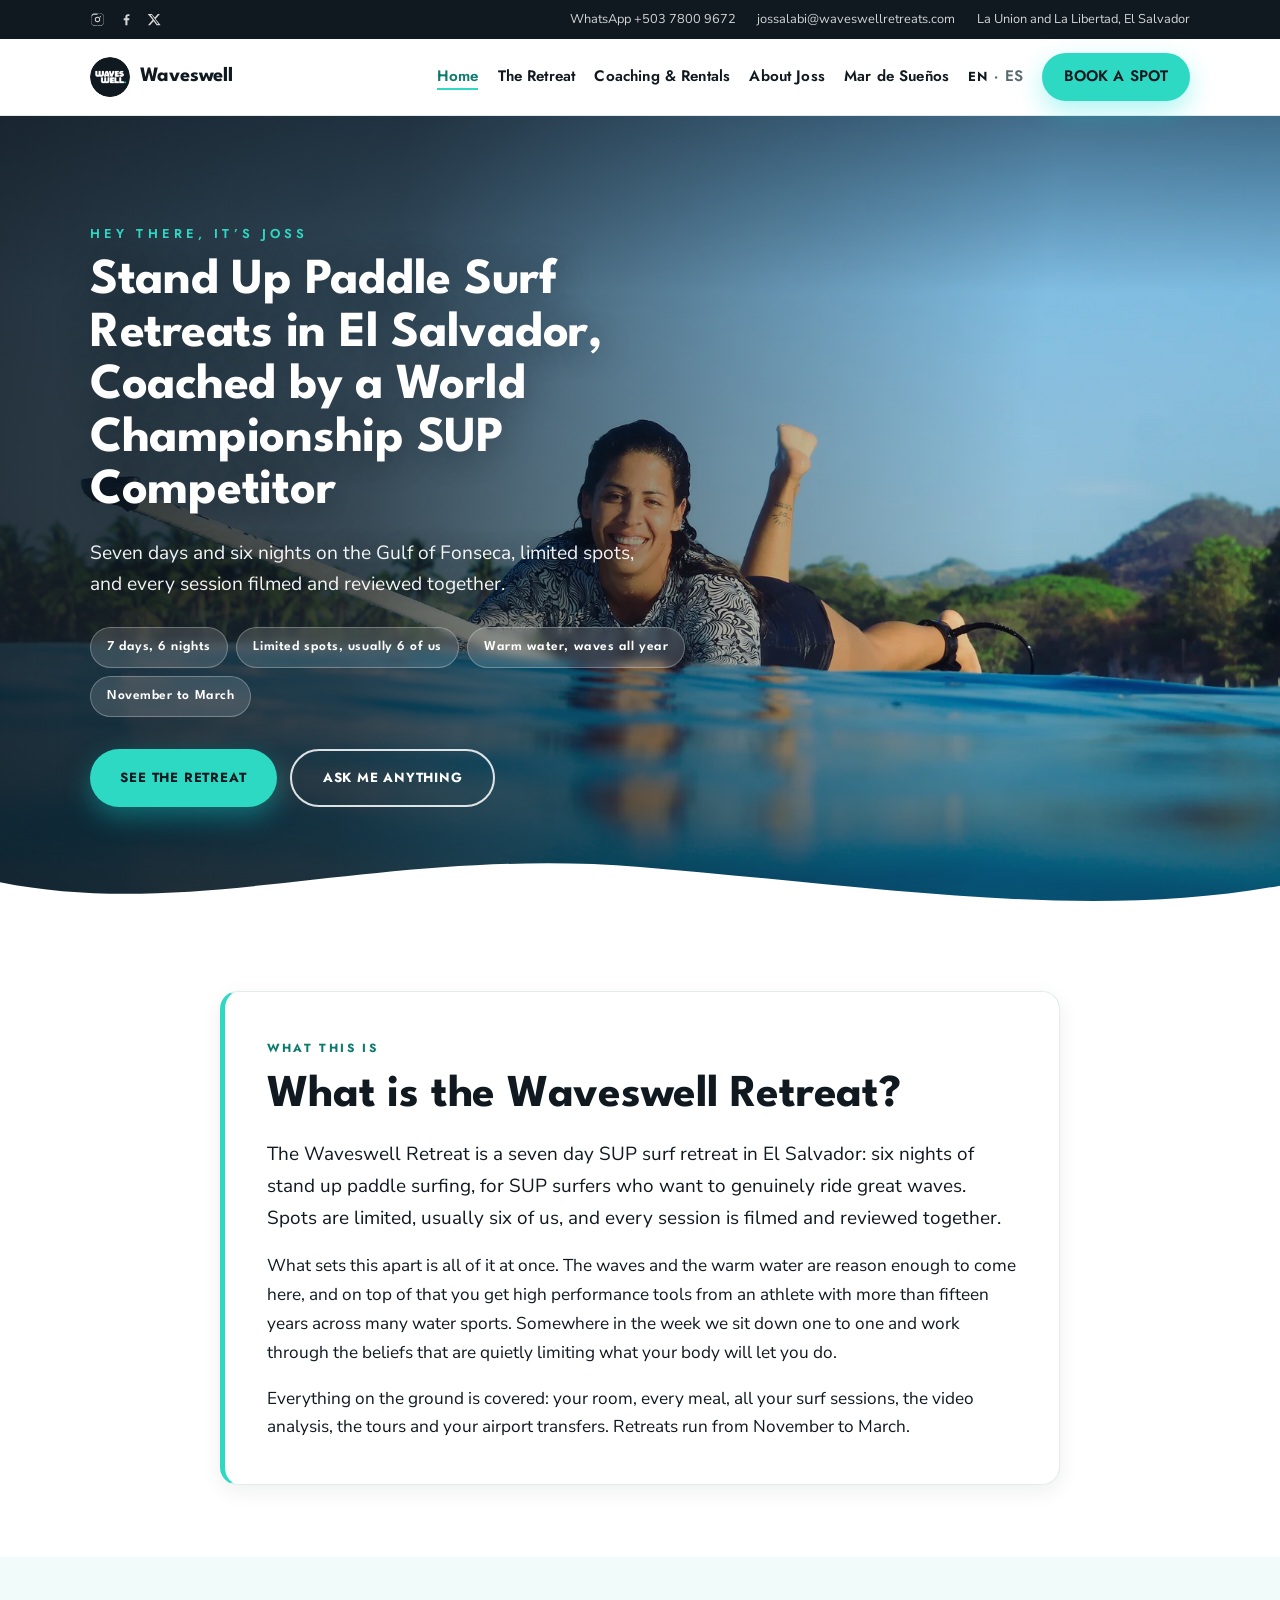
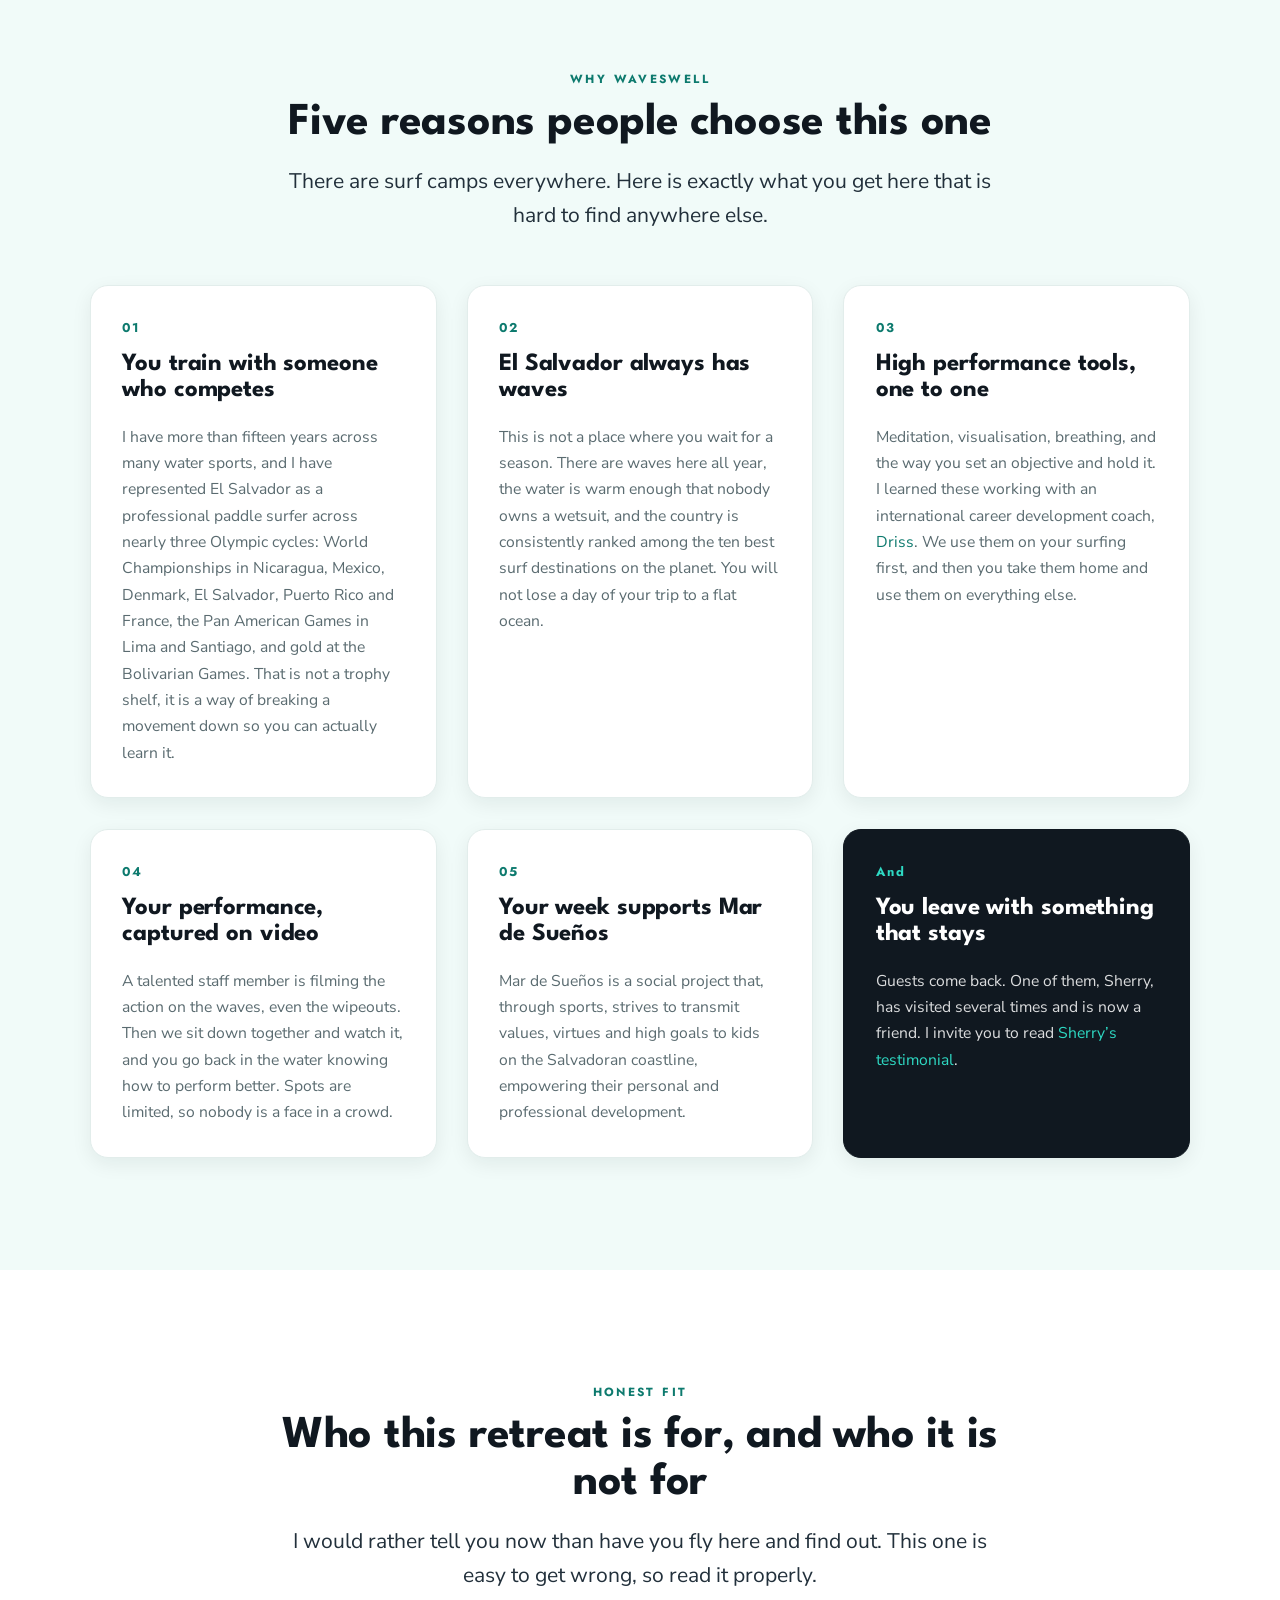
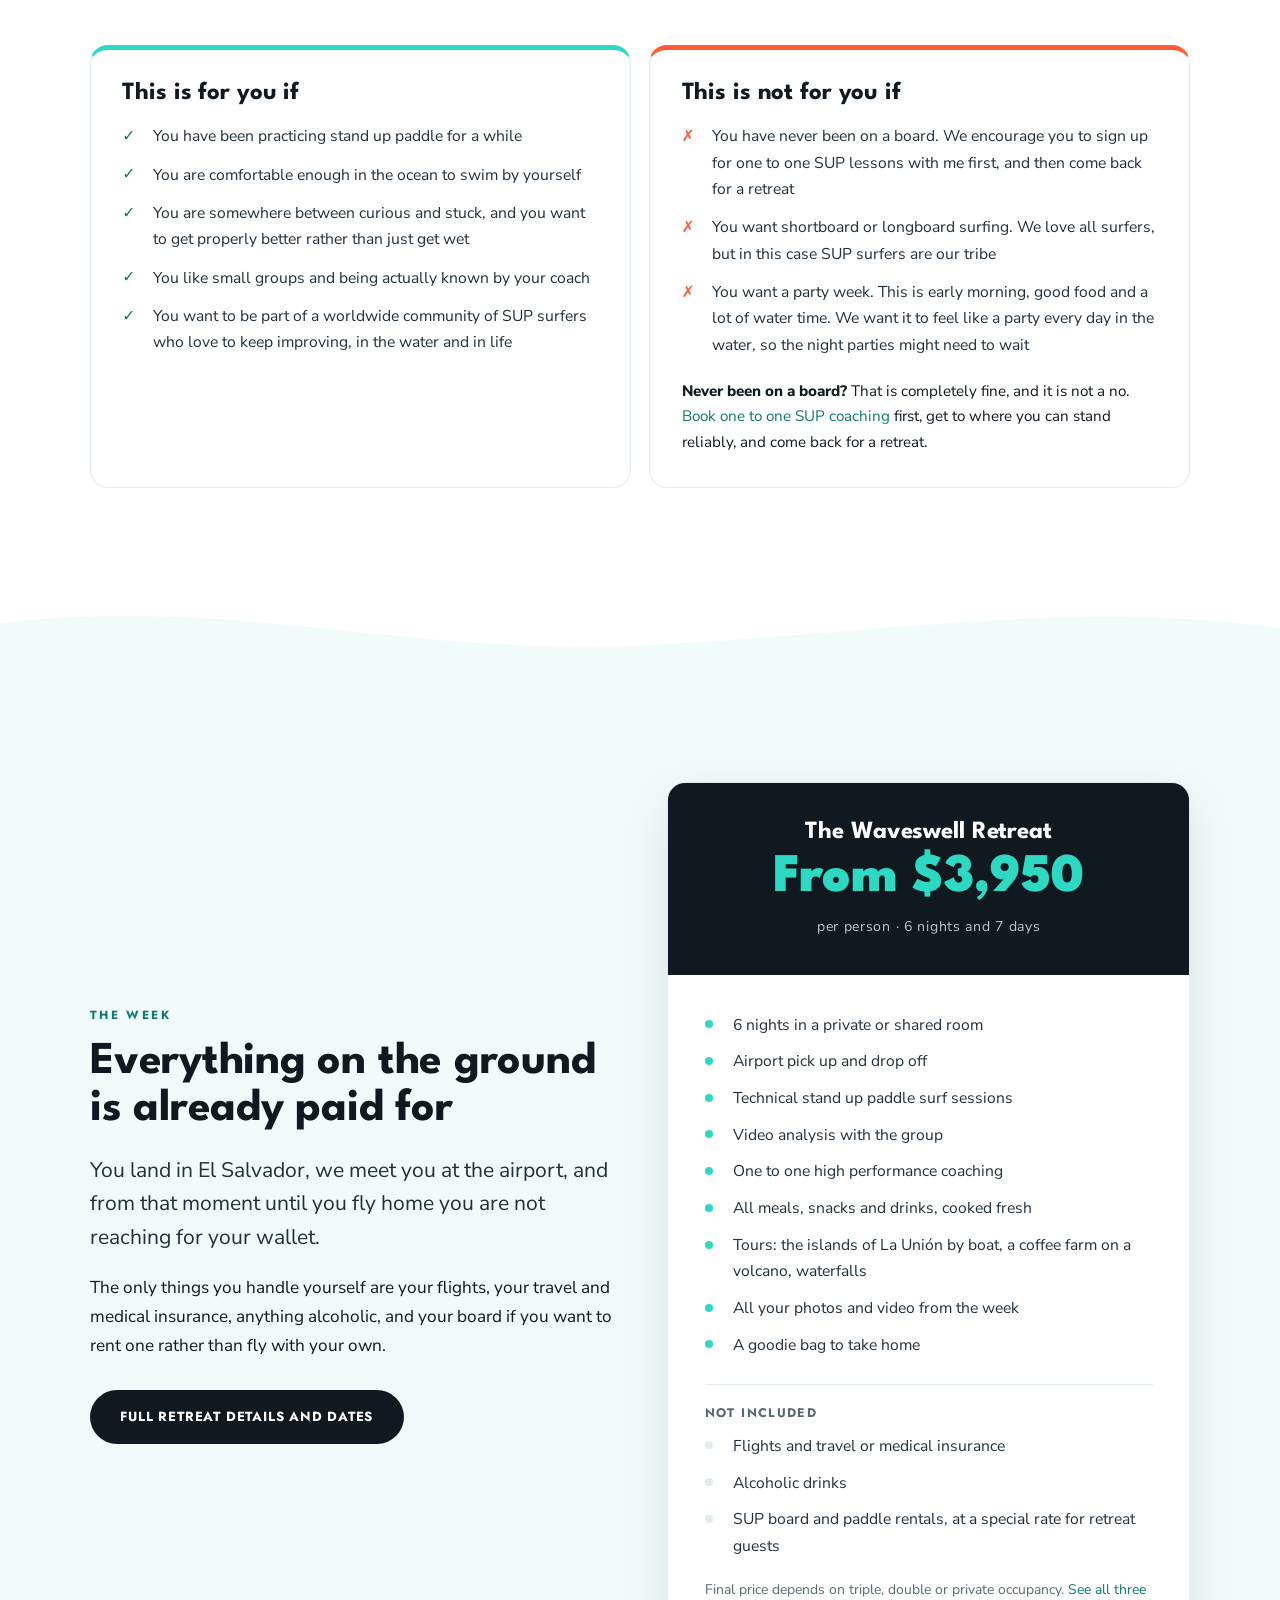
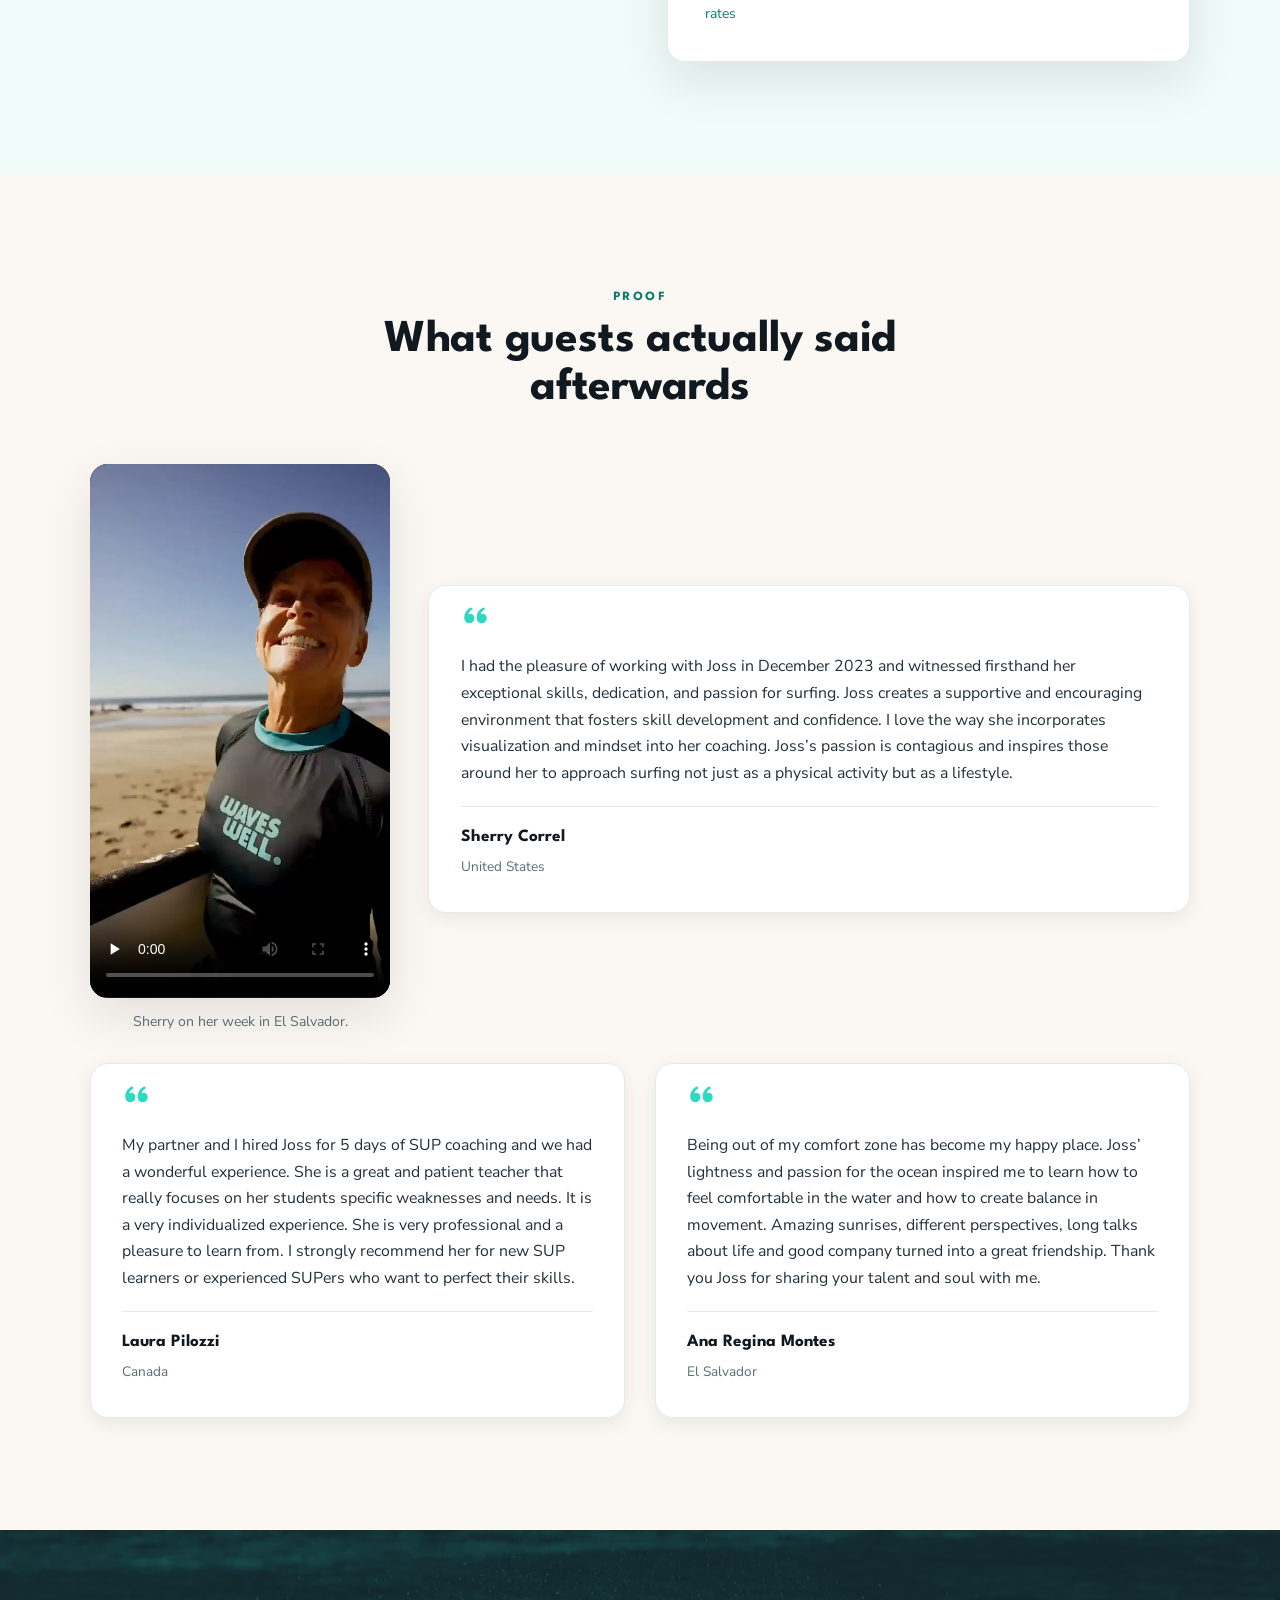
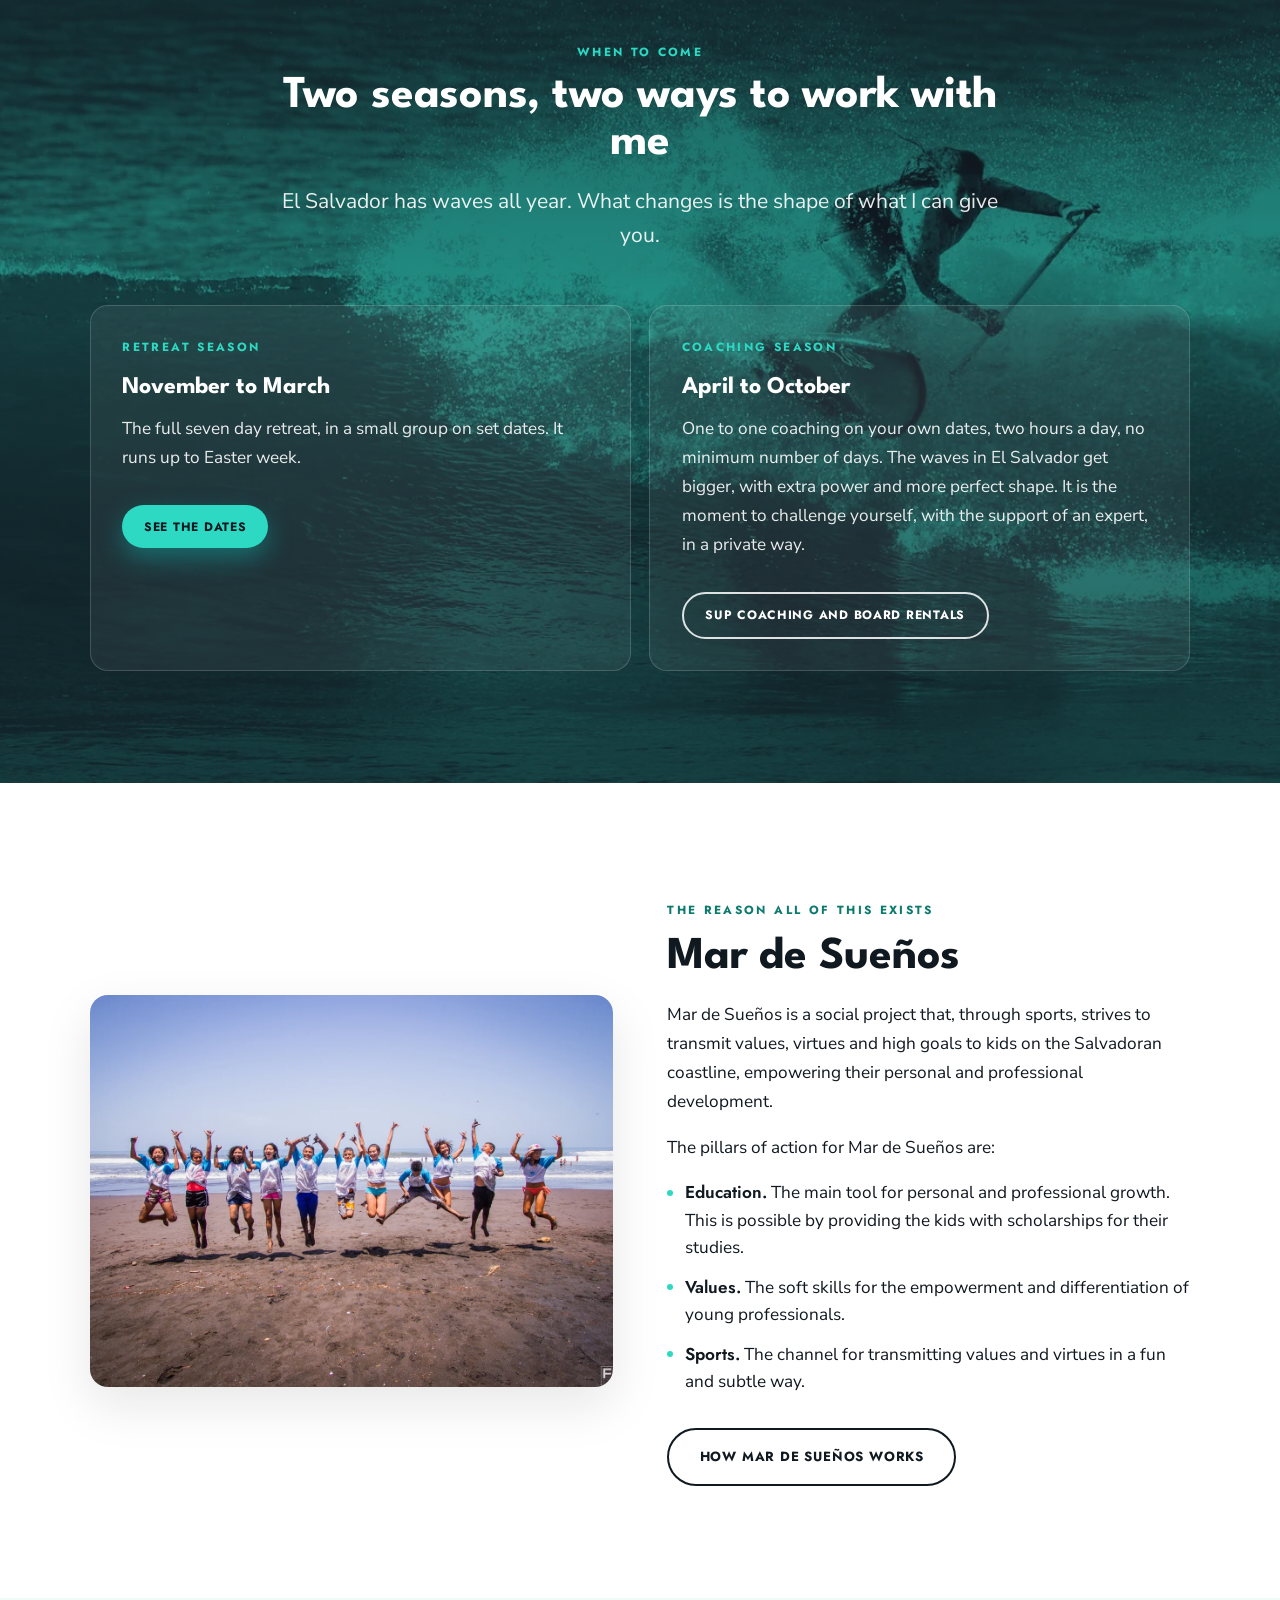
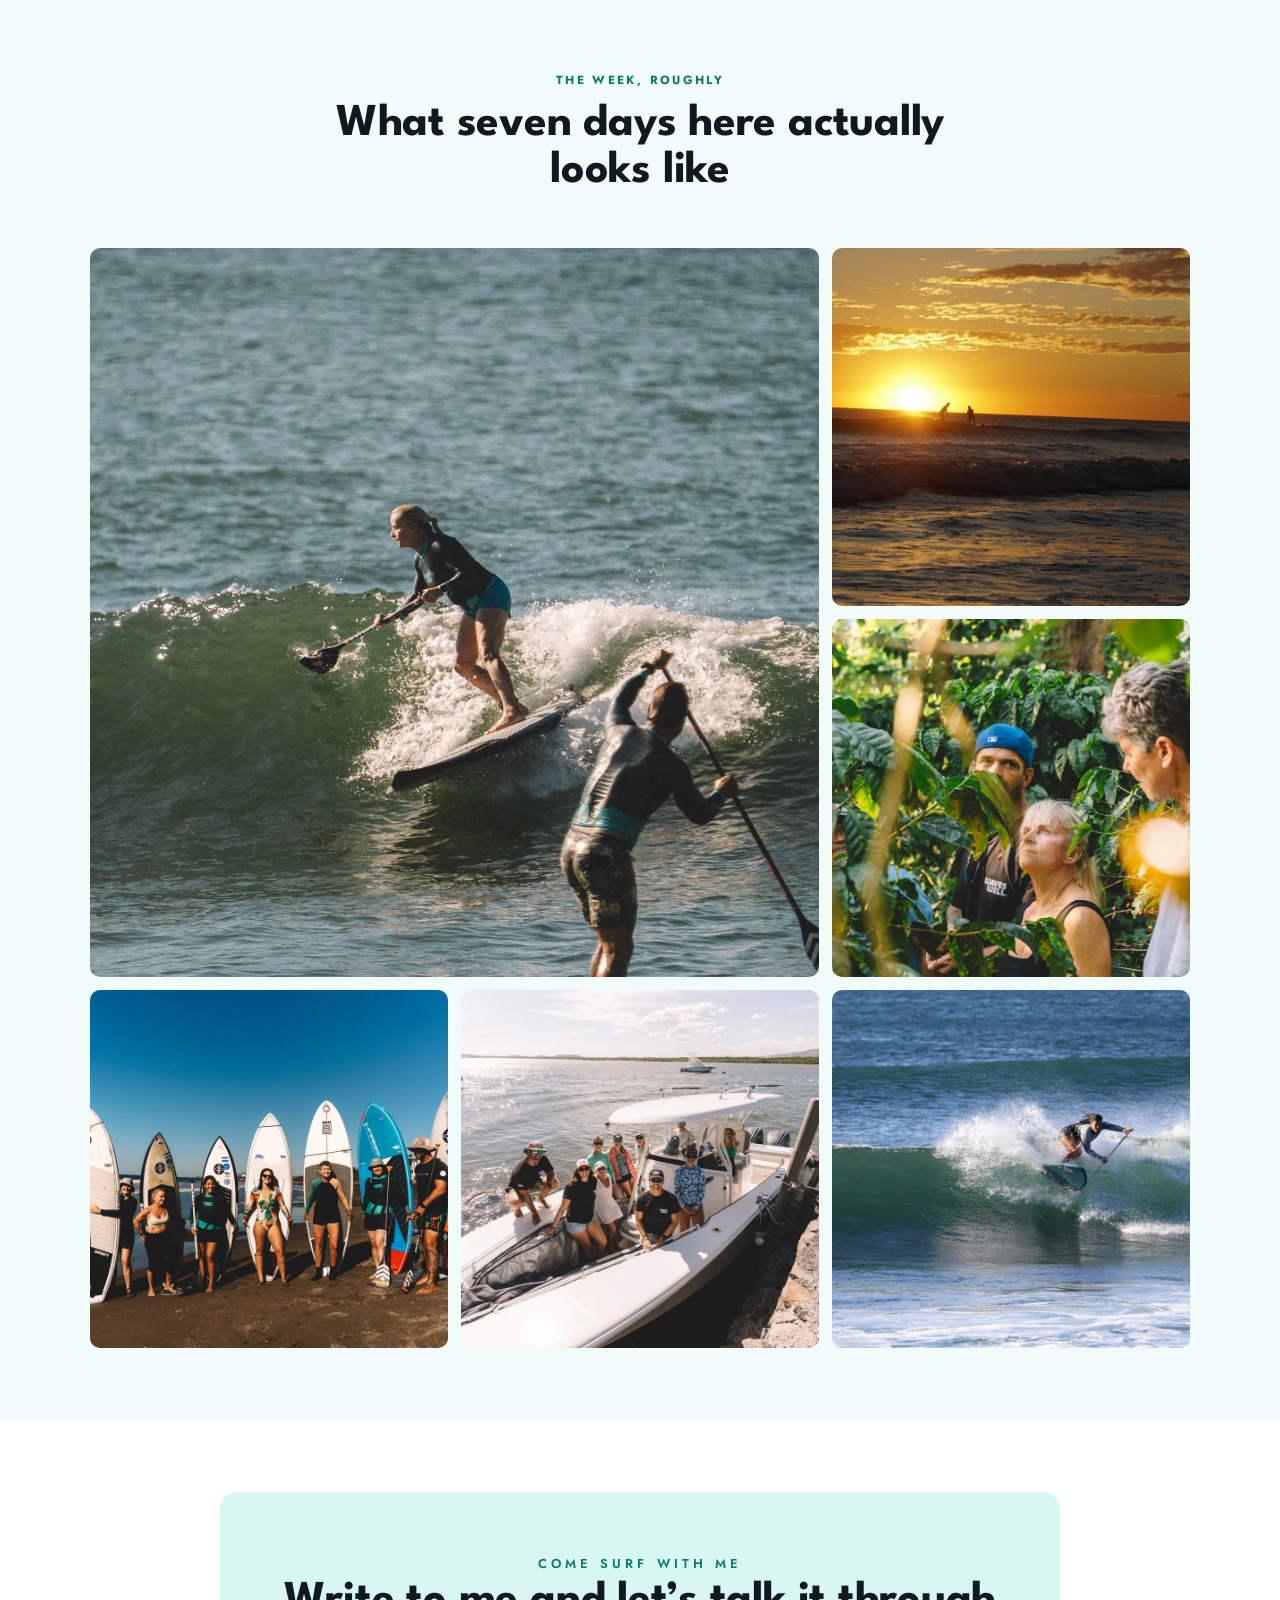
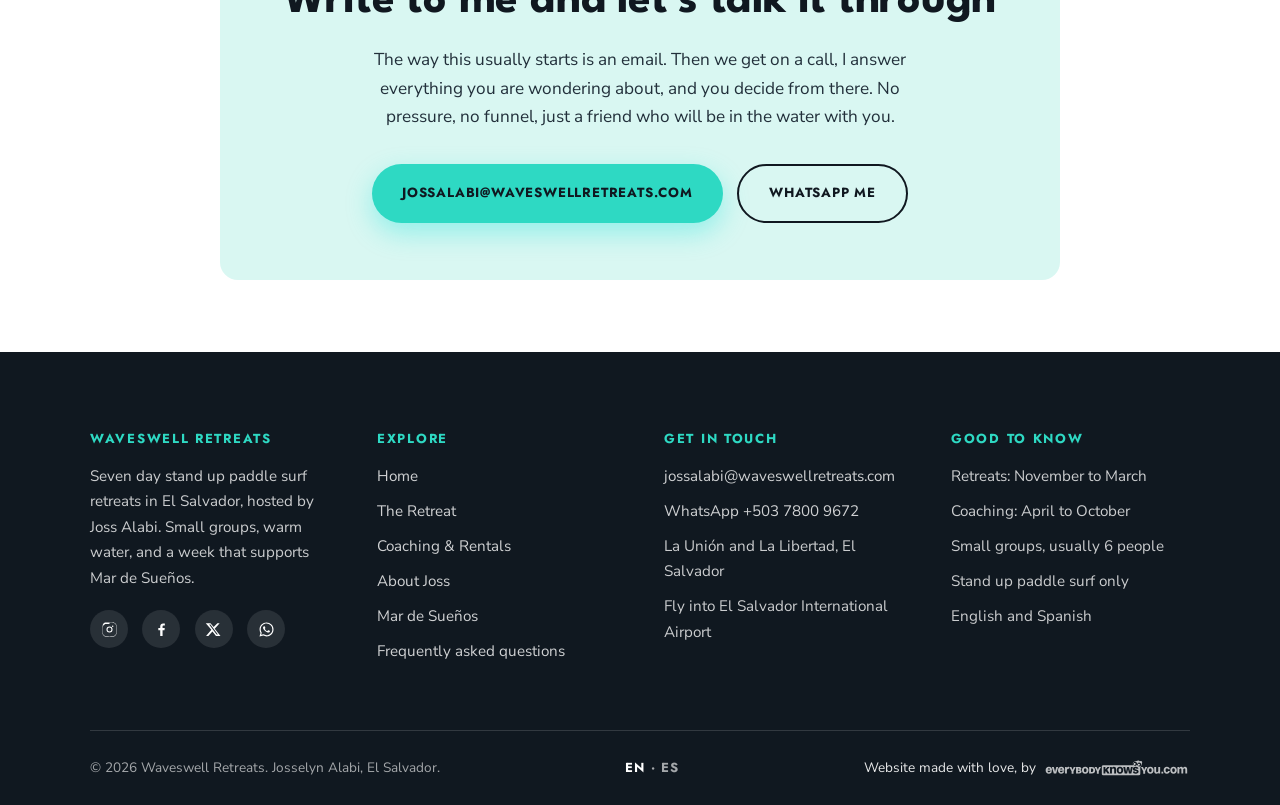
<file: index.html>
<!DOCTYPE html>
<html lang="en">
<head>
<meta charset="UTF-8">
<meta name="viewport" content="width=device-width, initial-scale=1.0">

<title>SUP Surf Retreats in El Salvador | Stand Up Paddle | Waveswell</title>
<meta name="description" content="SUP surf retreats in El Salvador. You already paddle, now learn to really ride the wave. Seven days of stand up paddle surfing, limited spots, all inclusive.">
<meta name="keywords" content="SUP surf retreats El Salvador, SUP surf rentals El Salvador, stand up paddle El Salvador, SUP El Salvador, stand up paddle retreat El Salvador, SUP surf retreat, paddle surf retreat, paddleboard retreat El Salvador, SUP coaching El Salvador, SUP board rental El Salvador, retiro de stand up paddle El Salvador, surf retreat Central America, Joss Alabi, Waveswell Retreats, La Union El Salvador, La Libertad surf">

<link rel="canonical" href="https://waveswellretreats.com/">
<link rel="alternate" hreflang="en" href="https://waveswellretreats.com/">
<link rel="alternate" hreflang="es" href="https://waveswellretreats.com/es/">
<link rel="alternate" hreflang="es-SV" href="https://waveswellretreats.com/es/">
<link rel="alternate" hreflang="x-default" href="https://waveswellretreats.com/">

<meta property="og:title" content="SUP Surf Retreats in El Salvador | Stand Up Paddle">
<meta property="og:description" content="Seven days of stand up paddle surfing in El Salvador with a World Championship SUP competitor. Limited spots, video analysis, warm water all year.">
<meta property="og:type" content="website">
<meta property="og:url" content="https://waveswellretreats.com/">
<meta property="og:image" content="https://waveswellretreats.com/assets/images/social-share/social-share-waveswell-retreats-waveswellretreats.com.jpg">
<meta property="og:image:width" content="1200">
<meta property="og:image:height" content="630">
<meta property="og:image:alt" content="Waveswell Retreats, stand up paddle surf retreats in El Salvador with Joss Alabi">
<meta property="og:site_name" content="Waveswell Retreats">
<meta property="og:locale" content="en_US">
<meta property="og:locale:alternate" content="es_SV">

<meta name="twitter:card" content="summary_large_image">
<meta name="twitter:site" content="@JossAlabi">
<meta name="twitter:creator" content="@JossAlabi">
<meta name="twitter:title" content="SUP Surf Retreats in El Salvador | Stand Up Paddle">
<meta name="twitter:description" content="Seven days of stand up paddle surfing in El Salvador with a World Championship SUP competitor. Limited spots, video analysis, warm water all year.">
<meta name="twitter:image" content="https://waveswellretreats.com/assets/images/social-share/social-share-waveswell-retreats-waveswellretreats.com.jpg">

<meta name="robots" content="index, follow, max-image-preview:large, max-snippet:-1, max-video-preview:-1">
<meta name="author" content="Josselyn Alabi">
<meta name="theme-color" content="#0DE3D9">
<meta name="geo.region" content="SV">
<meta name="geo.placename" content="La Union, El Salvador">
<meta http-equiv="content-language" content="en">

<link rel="icon" href="favicon.ico" sizes="any">
<link rel="icon" type="image/png" sizes="32x32" href="favicon-32x32.png">
<link rel="icon" type="image/png" sizes="16x16" href="favicon-16x16.png">
<link rel="apple-touch-icon" sizes="180x180" href="apple-touch-icon.png">
<link rel="manifest" href="site.webmanifest">
<link rel="alternate" type="text/plain" title="llms.txt" href="https://waveswellretreats.com/llms.txt">

<link rel="preload" as="image" href="assets/images/hero/hero-joss-alabi-paddle-surfing-waveswellretreats.com.webp" type="image/webp">
<link rel="preconnect" href="https://fonts.googleapis.com">
<link rel="preconnect" href="https://fonts.gstatic.com" crossorigin>
<link rel="preload" as="style" href="https://fonts.googleapis.com/css2?family=Jost:wght@400;500;600&family=League+Spartan:wght@500;700;900&family=Nunito+Sans:ital,wght@0,400;0,600;0,800;1,400&display=swap">
<link rel="stylesheet" href="https://fonts.googleapis.com/css2?family=Jost:wght@400;500;600&family=League+Spartan:wght@500;700;900&family=Nunito+Sans:ital,wght@0,400;0,600;0,800;1,400&display=swap" media="print" onload="this.media='all'">
<noscript><link rel="stylesheet" href="https://fonts.googleapis.com/css2?family=Jost:wght@400;500;600&family=League+Spartan:wght@500;700;900&family=Nunito+Sans:ital,wght@0,400;0,600;0,800;1,400&display=swap"></noscript>

<link rel="stylesheet" href="assets/css/tokens.css">
<link rel="stylesheet" href="assets/css/styles.css">

<script type="application/ld+json">
{
  "@context": "https://schema.org",
  "@graph": [
    {
      "@type": "Organization",
      "@id": "https://waveswellretreats.com/#org",
      "name": "Waveswell Retreats",
      "alternateName": ["Waveswell", "Waveswell Retreat"],
      "url": "https://waveswellretreats.com/",
      "logo": "https://waveswellretreats.com/assets/images/logos/logo-google-waveswell-retreats-waveswellretreats.com.png",
      "image": "https://waveswellretreats.com/assets/images/social-share/social-share-waveswell-retreats-waveswellretreats.com.jpg",
      "slogan": "Learn to surf the wave the way you imagined it as a kid.",
      "description": "Waveswell Retreats runs seven day stand up paddle surf retreats in El Salvador for adults who already stand on the board and want to actually surf. Limited spots, video analysis of every session, and one to one high performance coaching with Josselyn Alabi, a professional paddle surfer who has represented El Salvador across nearly three Olympic cycles. The retreats support Mar de Suenos, the social project Josselyn Alabi founded for children on the Salvadoran coast.",
      "areaServed": ["SV", "US", "CA"],
      "knowsLanguage": ["en", "es"],
      "knowsAbout": ["SUP surf retreats in El Salvador", "SUP surf rentals in El Salvador", "Stand up paddle in El Salvador", "Stand up paddle surfing", "SUP surf coaching", "Surf retreats in El Salvador", "High performance sports coaching", "Paddle board rentals", "Video analysis coaching"],
      "email": "jossalabi@waveswellretreats.com",
      "telephone": "+50378009672",
      "contactPoint": {"@type":"ContactPoint","telephone":"+50378009672","email":"jossalabi@waveswellretreats.com","contactType":"sales","areaServed":["SV","US","CA"],"availableLanguage":["en","es"]},
      "address": {"@type":"PostalAddress","addressCountry":"SV","addressRegion":"La Union","addressLocality":"La Union"},
      "founder": {"@type":"Person","@id":"https://waveswellretreats.com/#joss"},
      "sameAs": ["https://www.instagram.com/jossalabi/","https://www.facebook.com/JossAlabi/","https://twitter.com/JossAlabi"]
    },
    {
      "@type": "Person",
      "@id": "https://waveswellretreats.com/#joss",
      "name": "Josselyn Alabi",
      "alternateName": "Joss Alabi",
      "jobTitle": "Professional stand up paddle surfer and retreat host",
      "description": "Josselyn Alabi is a professional stand up paddle surfer who has represented El Salvador for over a decade, competing across nearly three Olympic cycles at World Championships, Pan American Games and Bolivarian Games. She is the founder of Waveswell Retreats and of Mar de Suenos.",
      "nationality": {"@type":"Country","name":"El Salvador"},
      "knowsLanguage": ["es","en"],
      "worksFor": {"@id":"https://waveswellretreats.com/#org"},
      "sameAs": ["https://www.instagram.com/jossalabi/","https://www.facebook.com/JossAlabi/","https://twitter.com/JossAlabi"]
    },
    {
      "@type": ["ProfessionalService", "LocalBusiness"],
      "@id": "https://waveswellretreats.com/#service",
      "name": "Waveswell Retreats",
      "parentOrganization": {"@id": "https://waveswellretreats.com/#org"},
      "description": "Seven day stand up paddle surf retreats and one to one SUP coaching in El Salvador, plus paddle board and paddle rentals.",
      "image": "https://waveswellretreats.com/assets/images/social-share/social-share-waveswell-retreats-waveswellretreats.com.jpg",
      "logo": "https://waveswellretreats.com/assets/images/logos/logo-google-waveswell-retreats-waveswellretreats.com.png",
      "url": "https://waveswellretreats.com/",
      "email": "jossalabi@waveswellretreats.com",
      "telephone": "+50378009672",
      "priceRange": "$$$",
      "currenciesAccepted": "USD",
      "address": {"@type":"PostalAddress","addressCountry":"SV","addressRegion":"La Union","addressLocality":"La Union"},
      "areaServed": [{"@type":"Country","name":"El Salvador"}],
      "serviceType": ["SUP surf retreat","Stand up paddle surf retreat","One to one SUP surf coaching","SUP surf rental","Paddle board rental"],
      "hasOfferCatalog": {"@id": "https://waveswellretreats.com/#catalog"}
    },
    {
      "@type": "OfferCatalog",
      "@id": "https://waveswellretreats.com/#catalog",
      "name": "Waveswell services",
      "itemListElement": [
        {"@type":"Offer","priceCurrency":"USD","availability":"https://schema.org/InStock","itemOffered":{"@type":"Service","name":"The Waveswell Retreat, 7 days","description":"Six nights and seven days of stand up paddle surfing in El Salvador in a small group with limited spots, with video analysis of every session, one to one high performance coaching, all meals, accommodation, airport transfers and tours.","provider":{"@id":"https://waveswellretreats.com/#org"}}},
        {"@type":"Offer","itemOffered":{"@type":"Service","name":"One to one SUP surf coaching","description":"Two hour daily private paddle surf coaching sessions in El Salvador, available April to October, with no minimum number of days.","provider":{"@id":"https://waveswellretreats.com/#org"}}},
        {"@type":"Offer","priceCurrency":"USD","itemOffered":{"@type":"Service","name":"SUP board and paddle rental for the full retreat","description":"Rent a paddle board and paddle for the whole seven day retreat so you do not have to fly with your own board.","provider":{"@id":"https://waveswellretreats.com/#org"}}}
      ]
    },
    {
      "@type": "WebSite",
      "@id": "https://waveswellretreats.com/#website",
      "url": "https://waveswellretreats.com/",
      "name": "Waveswell Retreats",
      "inLanguage": ["en","es"],
      "publisher": {"@id": "https://waveswellretreats.com/#org"}
    }
  ]
}
</script>

<script type="application/ld+json">
{
  "@context": "https://schema.org",
  "@type": "FAQPage",
  "@id": "https://waveswellretreats.com/#faq",
  "mainEntity": [
    {"@type":"Question","name":"Do I need to know how to surf already?","acceptedAnswer":{"@type":"Answer","text":"You need to already be able to stand up on a paddle board on your own. The retreat is not for absolute beginners, because the group moves together and a first timer would be learning while everyone else is riding. If you have never been on a board, we encourage you to sign up for one to one SUP lessons with Joss first, and then join a retreat once you can stand reliably."}},
    {"@type":"Question","name":"How much does the Waveswell retreat cost?","acceptedAnswer":{"@type":"Answer","text":"From 3,950 US dollars per person in a triple room, 4,200 in a double and 4,720 in a private room. It covers accommodation, all meals, airport transfers, every surf session, the video analysis, the one to one coaching work, tours around El Salvador and your photos and video. The final price depends on whether you take a single, double or triple room."}},
    {"@type":"Question","name":"What is not included in the price?","acceptedAnswer":{"@type":"Answer","text":"Flights, travel and medical insurance, alcoholic drinks, and board rental are not included. If you do not want to fly with your own board, SUP board and paddle rentals are available to retreat guests at a special rate."}},
    {"@type":"Question","name":"How big are the groups?","acceptedAnswer":{"@type":"Answer","text":"Spots are limited. The maximum is six people, and occasionally one more can be added. There is a minimum of three, and if a retreat does not reach it the retreat is cancelled and everyone is refunded, and if you have already bought your flights the booking can be converted into one to one coaching instead."}},
    {"@type":"Question","name":"Which airport do I fly into?","acceptedAnswer":{"@type":"Answer","text":"El Salvador International Airport, in the country of El Salvador in Central America. Be careful when booking, because there are airports with similar names in other countries. You are picked up at the airport and driven back at the end of the retreat, and that transfer is included."}},
    {"@type":"Question","name":"When is the best time to come?","acceptedAnswer":{"@type":"Answer","text":"Retreats run from November to March, which is the high season. From April to October the focus shifts to one to one coaching, which you can book on your own dates. El Salvador has waves all year and the water is warm enough that you never need a wetsuit."}},
    {"@type":"Question","name":"Can my significant other join the retreat if they do not do SUP?","acceptedAnswer":{"@type":"Answer","text":"Significant others are always welcome to share the tropical Latin vibes with us."}},
    {"@type":"Question","name":"Is this stand up paddle only, or regular surfing too?","acceptedAnswer":{"@type":"Answer","text":"Stand up paddle surfing only. Waveswell specialises in SUP surf, not shortboard or longboard surfing, and the coaching, the video analysis and the equipment are all built around the paddle."}}
  ]
}
</script>
</head>
<body>
<a class="skip" href="#main">Skip to content</a>

<!-- ================= utility bar ================= -->
<div class="utility">
  <div class="wrap">
    <div class="utility__set utility__socials">
      <a href="https://www.instagram.com/jossalabi/" target="_blank" rel="noopener" aria-label="Waveswell on Instagram"><svg viewBox="0 0 24 24" aria-hidden="true"><path d="M12 2.2c3.2 0 3.6 0 4.9.07 1.2.05 1.8.25 2.2.42.6.22 1 .48 1.4.9.4.4.7.8.9 1.4.2.4.4 1 .4 2.2.1 1.3.1 1.7.1 4.9s0 3.6-.1 4.9c0 1.2-.2 1.8-.4 2.2-.2.6-.5 1-.9 1.4-.4.4-.8.7-1.4.9-.4.2-1 .4-2.2.4-1.3.1-1.7.1-4.9.1s-3.6 0-4.9-.1c-1.2 0-1.8-.2-2.2-.4-.6-.2-1-.5-1.4-.9-.4-.4-.7-.8-.9-1.4-.2-.4-.4-1-.4-2.2C2.2 15.6 2.2 15.2 2.2 12s0-3.6.1-4.9c0-1.2.2-1.8.4-2.2.2-.6.5-1 .9-1.4.4-.4.8-.7 1.4-.9.4-.2 1-.4 2.2-.4C8.4 2.2 8.8 2.2 12 2.2m0 2.1c-3.1 0-3.5 0-4.7.07-1.1.05-1.7.24-2.1.4-.5.2-.9.44-1.3.84-.4.4-.64.8-.84 1.3-.16.4-.35 1-.4 2.1C2.6 8.5 2.6 8.9 2.6 12s0 3.5.06 4.7c.05 1.1.24 1.7.4 2.1.2.5.44.9.84 1.3.4.4.8.64 1.3.84.4.16 1 .35 2.1.4 1.2.06 1.6.06 4.7.06s3.5 0 4.7-.06c1.1-.05 1.7-.24 2.1-.4.5-.2.9-.44 1.3-.84.4-.4.64-.8.84-1.3.16-.4.35-1 .4-2.1.06-1.2.06-1.6.06-4.7s0-3.5-.06-4.7c-.05-1.1-.24-1.7-.4-2.1-.2-.5-.44-.9-.84-1.3-.4-.4-.8-.64-1.3-.84-.4-.16-1-.35-2.1-.4-1.2-.06-1.6-.06-4.7-.06Zm0 3.4a4.3 4.3 0 1 1 0 8.6 4.3 4.3 0 0 1 0-8.6Zm0 7.1a2.8 2.8 0 1 0 0-5.6 2.8 2.8 0 0 0 0 5.6Zm5.5-7.3a1 1 0 1 1-2 0 1 1 0 0 1 2 0Z"/></svg></a>
      <a href="https://www.facebook.com/JossAlabi/" target="_blank" rel="noopener" aria-label="Waveswell on Facebook"><svg viewBox="0 0 24 24" aria-hidden="true"><path d="M13.5 21v-8h2.7l.4-3.1h-3.1V7.9c0-.9.25-1.5 1.55-1.5H16.7V3.6c-.3 0-1.3-.13-2.45-.13-2.4 0-4.05 1.47-4.05 4.18V9.9H7.5V13h2.7v8h3.3Z"/></svg></a>
      <a href="https://twitter.com/JossAlabi" target="_blank" rel="noopener" aria-label="Waveswell on X"><svg viewBox="0 0 24 24" aria-hidden="true"><path d="M17.5 3h3.2l-7 8 8.2 10h-6.4l-5-6.1L4.7 21H1.5l7.5-8.6L1.1 3h6.6l4.5 5.6L17.5 3Zm-1.1 16h1.8L7.7 4.8H5.8L16.4 19Z"/></svg></a>
    </div>
    <div class="utility__set">
      <a href="https://wa.me/50378009672" target="_blank" rel="noopener">WhatsApp +503 7800 9672</a>
      <a href="mailto:jossalabi@waveswellretreats.com">jossalabi@waveswellretreats.com</a>
      <span>La Union and La Libertad, El Salvador</span>
    </div>
  </div>
</div>

<!-- ================= header ================= -->
<header class="site-header">
  <div class="wrap">
    <a class="brand" href="index.html">
      <img src="assets/images/logos/logo-waveswell-retreats-waveswellretreats.com.png" alt="Waveswell Retreats logo" width="40" height="40" style="height:40px;width:40px;border-radius:50%">
      <span>Waveswell</span>
    </a>
    <button class="nav-toggle" aria-label="Open menu" aria-expanded="false" aria-controls="mainnav"><span></span><span></span><span></span></button>
    <nav class="nav" id="mainnav" aria-label="Main">
      <a href="index.html" aria-current="page">Home</a>
      <a href="retreat.html">The Retreat</a>
      <a href="coaching.html">Coaching &amp; Rentals</a>
      <a href="about.html">About Joss</a>
      <a href="mar-de-suenos.html">Mar de Sue&#241;os</a>
      <div class="lang"><span class="active">EN</span> · <a href="es/index.html" hreflang="es">ES</a></div>
      <a class="btn btn--primary btn--sm" href="retreat.html#dates">Book a spot</a>
    </nav>
  </div>
</header>

<main id="main">

<!-- ================= hero ================= -->
<section class="hero">
  <div class="hero__media">
    <img src="assets/images/hero/hero-joss-alabi-paddle-surfing-waveswellretreats.com.webp"
         alt="Joss Alabi resting on her paddle board in warm turquoise water in El Salvador" fetchpriority="high" width="1920" height="1080">
  </div>
  <div class="wrap">
    <div class="hero__inner">
      <span class="script">Hey there, it&rsquo;s Joss</span>
      <h1>Stand Up Paddle Surf Retreats in El Salvador, Coached by a World Championship SUP Competitor</h1>
      <p class="hero__sub">Seven days and six nights on the Gulf of Fonseca, limited spots, and every session filmed and reviewed together.</p>
      <ul class="hero__facts">
        <li>7 days, 6 nights</li>
        <li>Limited spots, usually 6 of us</li>
        <li>Warm water, waves all year</li>
        <li>November to March</li>
      </ul>
      <div class="btns">
        <a class="btn btn--primary" href="retreat.html">See the retreat</a>
        <a class="btn btn--onphoto" href="mailto:jossalabi@waveswellretreats.com?subject=Waveswell%20Retreat%20enquiry">Ask me anything</a>
      </div>
    </div>
  </div>
  <div class="hero__wave"><svg viewBox="0 0 1440 90" preserveAspectRatio="none" aria-hidden="true"><path d="M0,46 C220,92 430,4 720,28 C980,50 1220,92 1440,50 L1440,90 L0,90 Z"></path></svg></div>
</section>



<!-- ================= what it is (direct answer) ================= -->
<section class="band band--tight">
  <div class="wrap narrow">
    <div class="answer reveal">
      <span class="eyebrow">What this is</span>
      <h2>What is the Waveswell Retreat?</h2>
      <p>The Waveswell Retreat is a seven day SUP surf retreat in El Salvador: six nights of stand up paddle surfing, for SUP surfers who want to genuinely ride great waves. Spots are limited, usually six of us, and every session is filmed and reviewed together.</p>
      <p>What sets this apart is all of it at once. The waves and the warm water are reason enough to come here, and on top of that you get high performance tools from an athlete with more than fifteen years across many water sports. Somewhere in the week we sit down one to one and work through the beliefs that are quietly limiting what your body will let you do.</p>
      <p>Everything on the ground is covered: your room, every meal, all your surf sessions, the video analysis, the tours and your airport transfers. Retreats run from November to March.</p>
    </div>
  </div>
</section>

<!-- ================= five reasons ================= -->
<section class="band band--surface">
  <div class="wrap">
    <div class="head center reveal">
      <span class="eyebrow">Why Waveswell</span>
      <h2>Five reasons people choose this one</h2>
      <p class="lede">There are surf camps everywhere. Here is exactly what you get here that is hard to find anywhere else.</p>
    </div>
    <div class="grid grid--3">
      <article class="value reveal">
        <span class="value__n">01</span>
        <h3>You train with someone who competes</h3>
        <p>I have more than fifteen years across many water sports, and I have represented El Salvador as a professional paddle surfer across nearly three Olympic cycles: World Championships in Nicaragua, Mexico, Denmark, El Salvador, Puerto Rico and France, the Pan American Games in Lima and Santiago, and gold at the Bolivarian Games. That is not a trophy shelf, it is a way of breaking a movement down so you can actually learn it.</p>
      </article>
      <article class="value reveal">
        <span class="value__n">02</span>
        <h3>El Salvador always has waves</h3>
        <p>This is not a place where you wait for a season. There are waves here all year, the water is warm enough that nobody owns a wetsuit, and the country is consistently ranked among the ten best surf destinations on the planet. You will not lose a day of your trip to a flat ocean.</p>
      </article>
      <article class="value reveal">
        <span class="value__n">03</span>
        <h3>High performance tools, one to one</h3>
        <p>Meditation, visualisation, breathing, and the way you set an objective and hold it. I learned these working with an international career development coach, <a href="https://thebodyandmindcoach.com/" target="_blank" rel="noopener">Driss</a>. We use them on your surfing first, and then you take them home and use them on everything else.</p>
      </article>
      <article class="value reveal">
        <span class="value__n">04</span>
        <h3>Your performance, captured on video</h3>
        <p>A talented staff member is filming the action on the waves, even the wipeouts. Then we sit down together and watch it, and you go back in the water knowing how to perform better. Spots are limited, so nobody is a face in a crowd.</p>
      </article>
      <article class="value reveal">
        <span class="value__n">05</span>
        <h3>Your week supports Mar de Sue&#241;os</h3>
        <p>Mar de Sue&#241;os is a social project that, through sports, strives to transmit values, virtues and high goals to kids on the Salvadoran coastline, empowering their personal and professional development.</p>
      </article>
      <article class="value reveal" style="background:var(--ink);color:#fff;border-color:var(--ink)">
        <span class="value__n" style="color:var(--accent)">And</span>
        <h3 style="color:#fff">You leave with something that stays</h3>
        <p style="color:rgba(255,255,255,.85)">Guests come back. One of them, Sherry, has visited several times and is now a friend. I invite you to read <a href="#testimonials" style="color:var(--accent)">Sherry&rsquo;s testimonial</a>.</p>
      </article>
    </div>
  </div>
</section>

<!-- ================= who it is for ================= -->
<section class="band">
  <div class="wrap">
    <div class="head center reveal">
      <span class="eyebrow">Honest fit</span>
      <h2>Who this retreat is for, and who it is not for</h2>
      <p class="lede">I would rather tell you now than have you fly here and find out. This one is easy to get wrong, so read it properly.</p>
    </div>
    <div class="fit">
      <div class="fit__col fit__col--yes reveal">
        <h3>This is for you if</h3>
        <ul>
          <li>You have been practicing stand up paddle for a while</li>
          <li>You are comfortable enough in the ocean to swim by yourself</li>
          <li>You are somewhere between curious and stuck, and you want to get properly better rather than just get wet</li>
          <li>You like small groups and being actually known by your coach</li>
          <li>You want to be part of a worldwide community of SUP surfers who love to keep improving, in the water and in life</li>
        </ul>
      </div>
      <div class="fit__col fit__col--no reveal">
        <h3>This is not for you if</h3>
        <ul>
          <li>You have never been on a board. We encourage you to sign up for one to one SUP lessons with me first, and then come back for a retreat</li>
          <li>You want shortboard or longboard surfing. We love all surfers, but in this case SUP surfers are our tribe</li>
          <li>You want a party week. This is early morning, good food and a lot of water time. We want it to feel like a party every day in the water, so the night parties might need to wait</li>
          </ul>
        <p style="margin-top:1.3rem;font-size:.95rem"><strong>Never been on a board?</strong> That is completely fine, and it is not a no. <a href="coaching.html">Book one to one SUP coaching</a> first, get to where you can stand reliably, and come back for a retreat.</p>
      </div>
    </div>
  </div>
</section>

<div class="wave wave--white-to-surface"><svg viewBox="0 0 1440 90" preserveAspectRatio="none" aria-hidden="true"><path d="M0,30 C260,-6 470,74 730,58 C990,42 1210,0 1440,36 L1440,90 L0,90 Z"></path></svg></div>

<!-- ================= what is included + price ================= -->
<section class="band band--surface" id="whats-included">
  <div class="wrap">
    <div class="split">
      <div class="reveal">
        <span class="eyebrow">The week</span>
        <h2>Everything on the ground is already paid for</h2>
        <p class="lede">You land in El Salvador, we meet you at the airport, and from that moment until you fly home you are not reaching for your wallet.</p>
        <p style="margin-top:1.2rem">The only things you handle yourself are your flights, your travel and medical insurance, anything alcoholic, and your board if you want to rent one rather than fly with your own.</p>
        <div class="btns">
          <a class="btn btn--dark" href="retreat.html">Full retreat details and dates</a>
        </div>
      </div>
      <div class="price reveal">
        <div class="price__top">
          <h3>The Waveswell Retreat</h3>
          <div class="price__amount">From $3,950</div>
          <span class="price__unit">per person · 6 nights and 7 days</span>
        </div>
        <div class="price__body">
          <ul>
            <li>6 nights in a private or shared room</li>
            <li>Airport pick up and drop off</li>
            <li>Technical stand up paddle surf sessions</li>
            <li>Video analysis with the group</li>
            <li>One to one high performance coaching</li>
            <li>All meals, snacks and drinks, cooked fresh</li>
            <li>Tours: the islands of La Uni&#243;n by boat, a coffee farm on a volcano, waterfalls</li>
            <li>All your photos and video from the week</li>
            <li>A goodie bag to take home</li>
          </ul>
          <div class="price__excl">
            <h4>Not included</h4>
            <ul>
              <li>Flights and travel or medical insurance</li>
              <li>Alcoholic drinks</li>
              <li>SUP board and paddle rentals, at a special rate for retreat guests</li>
            </ul>
          </div>
          <p class="muted" style="font-size:.87rem;margin-top:1.2rem">Final price depends on triple, double or private occupancy. <a href="retreat.html#included">See all three rates</a></p>
        </div>
      </div>
    </div>
  </div>
</section>


<!-- ================= testimonials ================= -->
<section class="band band--sand" id="testimonials">
  <div class="wrap">
    <div class="head center reveal">
      <span class="eyebrow">Proof</span>
      <h2>What guests actually said afterwards</h2>
    </div>
    <div class="testi-lead reveal">
      <figure class="testi-lead__video">
        <video controls playsinline preload="none" width="576" height="1024"
               poster="assets/images/gallery/sherry-testimonial-poster-waveswellretreats.com.webp" aria-label="Sherry Correl talking about her Waveswell retreat">
          <source src="assets/video/sherry-testimonial-waveswellretreats.com.mp4" type="video/mp4">
          Your browser cannot play this video. <a href="assets/video/sherry-testimonial-waveswellretreats.com.mp4">Open it directly</a>.
        </video>
        <figcaption>Sherry on her week in El Salvador.</figcaption>
      </figure>
      <blockquote class="quote testi-lead__quote">
        <div class="quote__mark" aria-hidden="true">&ldquo;</div>
        <p>I had the pleasure of working with Joss in December 2023 and witnessed firsthand her exceptional skills, dedication, and passion for surfing. Joss creates a supportive and encouraging environment that fosters skill development and confidence. I love the way she incorporates visualization and mindset into her coaching. Joss&rsquo;s passion is contagious and inspires those around her to approach surfing not just as a physical activity but as a lifestyle.</p>
        <footer><cite>Sherry Correl</cite><span>United States</span></footer>
      </blockquote>
    </div>
    <div class="grid grid--2">
      <blockquote class="quote reveal">
        <div class="quote__mark" aria-hidden="true">&ldquo;</div>
        <p>My partner and I hired Joss for 5 days of SUP coaching and we had a wonderful experience. She is a great and patient teacher that really focuses on her students specific weaknesses and needs. It is a very individualized experience. She is very professional and a pleasure to learn from. I strongly recommend her for new SUP learners or experienced SUPers who want to perfect their skills.</p>
        <footer><cite>Laura Pilozzi</cite><span>Canada</span></footer>
      </blockquote>
      <blockquote class="quote reveal">
        <div class="quote__mark" aria-hidden="true">&ldquo;</div>
        <p>Being out of my comfort zone has become my happy place. Joss&rsquo; lightness and passion for the ocean inspired me to learn how to feel comfortable in the water and how to create balance in movement. Amazing sunrises, different perspectives, long talks about life and good company turned into a great friendship. Thank you Joss for sharing your talent and soul with me.</p>
        <footer><cite>Ana Regina Montes</cite><span>El Salvador</span></footer>
      </blockquote>
    </div>
  </div>
</section>

<!-- ================= seasons ================= -->
<section class="band band--duotone" style="background-image:url(assets/images/hero/duotone-seasons-waveswellretreats.com.webp)">
  <div class="wrap">
    <div class="head center reveal">
      <span class="eyebrow">When to come</span>
      <h2>Two seasons, two ways to work with me</h2>
      <p class="lede">El Salvador has waves all year. What changes is the shape of what I can give you.</p>
    </div>
    <div class="season">
      <div class="season__card reveal">
        <span class="eyebrow">Retreat season</span>
        <div class="season__months">November to March</div>
        <p>The full seven day retreat, in a small group on set dates. It runs up to Easter week.</p>
        <div class="btns"><a class="btn btn--primary btn--sm" href="retreat.html#dates">See the dates</a></div>
      </div>
      <div class="season__card reveal">
        <span class="eyebrow">Coaching season</span>
        <div class="season__months">April to October</div>
        <p>One to one coaching on your own dates, two hours a day, no minimum number of days. The waves in El Salvador get bigger, with extra power and more perfect shape. It is the moment to challenge yourself, with the support of an expert, in a private way.</p>
        <div class="btns"><a class="btn btn--onphoto btn--sm" href="coaching.html">SUP coaching and board rentals</a></div>
      </div>
    </div>
  </div>
</section>

<!-- ================= mar de suenos ================= -->
<section class="band">
  <div class="wrap">
    <div class="split">
      <div class="split__media reveal">
        <img src="assets/images/gallery/mar-de-suenos-waveswellretreats.com.webp" alt="Children from the Mar de Suenos programme on the Salvadoran coast" loading="lazy" width="1200" height="900">
      </div>
      <div class="reveal">
        <span class="eyebrow">The reason all of this exists</span>
        <h2>Mar de Sue&#241;os</h2>
        <p>Mar de Sue&#241;os is a social project that, through sports, strives to transmit values, virtues and high goals to kids on the Salvadoran coastline, empowering their personal and professional development.</p>
        <p>The pillars of action for Mar de Sue&#241;os are:</p>
        <ul class="pillars">
          <li><strong>Education.</strong> The main tool for personal and professional growth. This is possible by providing the kids with scholarships for their studies.</li>
          <li><strong>Values.</strong> The soft skills for the empowerment and differentiation of young professionals.</li>
          <li><strong>Sports.</strong> The channel for transmitting values and virtues in a fun and subtle way.</li>
        </ul>
        <div class="btns"><a class="btn btn--ghost" href="mar-de-suenos.html">How Mar de Sue&#241;os works</a></div>
      </div>
    </div>
  </div>
</section>

<!-- ================= gallery ================= -->
<section class="band band--tight band--surface">
  <div class="wrap">
    <div class="head center reveal">
      <span class="eyebrow">The week, roughly</span>
      <h2>What seven days here actually looks like</h2>
    </div>
    <div class="gallery reveal">
      <figure><img src="assets/images/gallery/gallery-1-riding-the-wave-waveswellretreats.com.webp" alt="A Waveswell guest riding along the face of a wave on her paddle board in El Salvador" loading="lazy" width="1000" height="1000"></figure>
      <figure><img src="assets/images/gallery/gallery-2-sunset-session-waveswellretreats.com.webp" alt="Paddle surfers out on the water at sunset in El Salvador" loading="lazy" width="800" height="800"></figure>
      <figure><img src="assets/images/gallery/gallery-3-coffee-farm-waveswellretreats.com.webp" alt="Guests among the coffee trees on a plantation in the hills of El Salvador" loading="lazy" width="800" height="800"></figure>
      <figure><img src="assets/images/gallery/gallery-4-the-group-and-their-boards-waveswellretreats.com.webp" alt="The whole retreat group lined up on the beach with their paddle boards at golden hour" loading="lazy" width="800" height="800"></figure>
      <figure><img src="assets/images/gallery/gallery-5-boat-to-the-break-waveswellretreats.com.webp" alt="The group on the boat on their way out to the break" loading="lazy" width="800" height="800"></figure>
      <figure><img src="assets/images/gallery/gallery-6-paddle-surfing-a-wave-waveswellretreats.com.webp" alt="A paddle surfer riding along the face of a clean wave in El Salvador" loading="lazy" width="800" height="800"></figure>
    </div>
  </div>
</section>

<!-- ================= CTA ================= -->
<section class="band band--tight">
  <div class="wrap narrow">
    <div class="cta reveal">
      <span class="script">Come surf with me</span>
      <h2>Write to me and let&rsquo;s talk it through</h2>
      <p>The way this usually starts is an email. Then we get on a call, I answer everything you are wondering about, and you decide from there. No pressure, no funnel, just a friend who will be in the water with you.</p>
      <div class="btns center">
        <a class="btn btn--primary" href="mailto:jossalabi@waveswellretreats.com?subject=Waveswell%20Retreat%20enquiry">jossalabi@waveswellretreats.com</a>
        <a class="btn btn--ghost" href="https://wa.me/50378009672?text=Hi%20Joss%2C%20I%20have%20a%20question%20about%20the%20Waveswell%20retreat" target="_blank" rel="noopener">WhatsApp me</a>
      </div>
    </div>
  </div>
</section>

</main>

<!-- ================= footer ================= -->
<footer class="site-footer">
  <div class="wrap">
    <div class="footer-grid">
      <div>
        <h4>Waveswell Retreats</h4>
        <p>Seven day stand up paddle surf retreats in El Salvador, hosted by Joss Alabi. Small groups, warm water, and a week that supports Mar de Sue&#241;os.</p>
        <div class="f-socials">
          <a href="https://www.instagram.com/jossalabi/" target="_blank" rel="noopener" aria-label="Instagram"><svg viewBox="0 0 24 24" aria-hidden="true"><path d="M12 2.2c3.2 0 3.6 0 4.9.07 1.2.05 1.8.25 2.2.42.6.22 1 .48 1.4.9.4.4.7.8.9 1.4.2.4.4 1 .4 2.2.1 1.3.1 1.7.1 4.9s0 3.6-.1 4.9c0 1.2-.2 1.8-.4 2.2-.2.6-.5 1-.9 1.4-.4.4-.8.7-1.4.9-.4.2-1 .4-2.2.4-1.3.1-1.7.1-4.9.1s-3.6 0-4.9-.1c-1.2 0-1.8-.2-2.2-.4-.6-.2-1-.5-1.4-.9-.4-.4-.7-.8-.9-1.4-.2-.4-.4-1-.4-2.2C2.2 15.6 2.2 15.2 2.2 12s0-3.6.1-4.9c0-1.2.2-1.8.4-2.2.2-.6.5-1 .9-1.4.4-.4.8-.7 1.4-.9.4-.2 1-.4 2.2-.4C8.4 2.2 8.8 2.2 12 2.2m0 2.1c-3.1 0-3.5 0-4.7.07-1.1.05-1.7.24-2.1.4-.5.2-.9.44-1.3.84-.4.4-.64.8-.84 1.3-.16.4-.35 1-.4 2.1C2.6 8.5 2.6 8.9 2.6 12s0 3.5.06 4.7c.05 1.1.24 1.7.4 2.1.2.5.44.9.84 1.3.4.4.8.64 1.3.84.4.16 1 .35 2.1.4 1.2.06 1.6.06 4.7.06s3.5 0 4.7-.06c1.1-.05 1.7-.24 2.1-.4.5-.2.9-.44 1.3-.84.4-.4.64-.8.84-1.3.16-.4.35-1 .4-2.1.06-1.2.06-1.6.06-4.7s0-3.5-.06-4.7c-.05-1.1-.24-1.7-.4-2.1-.2-.5-.44-.9-.84-1.3-.4-.4-.8-.64-1.3-.84-.4-.16-1-.35-2.1-.4-1.2-.06-1.6-.06-4.7-.06Zm0 3.4a4.3 4.3 0 1 1 0 8.6 4.3 4.3 0 0 1 0-8.6Zm0 7.1a2.8 2.8 0 1 0 0-5.6 2.8 2.8 0 0 0 0 5.6Zm5.5-7.3a1 1 0 1 1-2 0 1 1 0 0 1 2 0Z"/></svg></a>
          <a href="https://www.facebook.com/JossAlabi/" target="_blank" rel="noopener" aria-label="Facebook"><svg viewBox="0 0 24 24" aria-hidden="true"><path d="M13.5 21v-8h2.7l.4-3.1h-3.1V7.9c0-.9.25-1.5 1.55-1.5H16.7V3.6c-.3 0-1.3-.13-2.45-.13-2.4 0-4.05 1.47-4.05 4.18V9.9H7.5V13h2.7v8h3.3Z"/></svg></a>
          <a href="https://twitter.com/JossAlabi" target="_blank" rel="noopener" aria-label="X"><svg viewBox="0 0 24 24" aria-hidden="true"><path d="M17.5 3h3.2l-7 8 8.2 10h-6.4l-5-6.1L4.7 21H1.5l7.5-8.6L1.1 3h6.6l4.5 5.6L17.5 3Zm-1.1 16h1.8L7.7 4.8H5.8L16.4 19Z"/></svg></a>
          <a href="https://wa.me/50378009672" target="_blank" rel="noopener" aria-label="WhatsApp"><svg viewBox="0 0 24 24" aria-hidden="true"><path d="M12.04 2C6.6 2 2.2 6.4 2.2 11.85c0 1.74.46 3.44 1.32 4.94L2.1 22l5.34-1.4a9.8 9.8 0 0 0 4.6 1.17h.01c5.43 0 9.84-4.4 9.84-9.85 0-2.63-1.03-5.1-2.89-6.96A9.78 9.78 0 0 0 12.04 2Zm0 18.02h-.01a8.2 8.2 0 0 1-4.16-1.14l-.3-.18-3.1.81.83-3.02-.2-.31a8.13 8.13 0 0 1-1.25-4.33c0-4.51 3.68-8.18 8.2-8.18a8.13 8.13 0 0 1 5.78 2.4 8.1 8.1 0 0 1 2.4 5.79c0 4.51-3.68 8.16-8.19 8.16Zm4.5-6.11c-.25-.13-1.46-.72-1.68-.8-.23-.09-.39-.13-.55.12-.17.25-.64.8-.78.97-.14.16-.29.18-.53.06-.25-.13-1.04-.39-1.98-1.23-.73-.65-1.23-1.46-1.37-1.71-.14-.25-.02-.38.11-.5.11-.11.25-.29.37-.43.13-.15.17-.25.25-.41.09-.17.04-.31-.02-.44-.06-.12-.55-1.34-.76-1.83-.2-.48-.4-.41-.55-.42h-.47c-.16 0-.42.06-.64.31-.22.25-.84.82-.84 2s.86 2.32.98 2.48c.12.16 1.69 2.58 4.1 3.62.57.25 1.02.39 1.37.5.58.19 1.1.16 1.52.1.46-.07 1.46-.6 1.66-1.18.21-.58.21-1.07.14-1.18-.06-.11-.22-.17-.47-.29Z"/></svg></a>
        </div>
      </div>
      <div>
        <h4>Explore</h4>
        <ul>
          <li><a href="index.html">Home</a></li>
          <li><a href="retreat.html">The Retreat</a></li>
          <li><a href="coaching.html">Coaching &amp; Rentals</a></li>
          <li><a href="about.html">About Joss</a></li>
          <li><a href="mar-de-suenos.html">Mar de Sue&#241;os</a></li>
          <li><a href="retreat.html#faq">Frequently asked questions</a></li>
        </ul>
      </div>
      <div>
        <h4>Get in touch</h4>
        <ul>
          <li><a href="mailto:jossalabi@waveswellretreats.com">jossalabi@waveswellretreats.com</a></li>
          <li><a href="https://wa.me/50378009672" target="_blank" rel="noopener">WhatsApp +503 7800 9672</a></li>
          <li>La Uni&#243;n and La Libertad, El Salvador</li>
          <li>Fly into El Salvador International Airport</li>
        </ul>
      </div>
      <div>
        <h4>Good to know</h4>
        <ul>
          <li>Retreats: November to March</li>
          <li>Coaching: April to October</li>
          <li>Small groups, usually 6 people</li>
          <li>Stand up paddle surf only</li>
          <li>English and Spanish</li>
        </ul>
      </div>
    </div>
    <div class="footer-bottom">
      <span>&copy; 2026 Waveswell Retreats. Josselyn Alabi, El Salvador.</span>
      <div class="lang"><span class="active">EN</span> · <a href="es/index.html" hreflang="es">ES</a></div>
      <a class="eky-credit" href="https://everybodyknowsyou.com" target="_blank" rel="noopener" aria-label="Website made with love by everybodyknowsyou.com">
        <span class="eky-credit__text">Website made with love, by</span>
        <svg role="img" aria-label="everybodyknowsyou.com" id="Layer_1" data-name="Layer 1" xmlns="http://www.w3.org/2000/svg" viewBox="0 0 1296.95 160.34">
  <defs>
    <style>
            .cls-1 { fill: var(--eky-bg, #ffffff); }
      .cls-2 { fill: var(--eky-fg, currentColor); }
    </style>
  </defs>
  <g>
    <g>
      <g>
        <rect class="cls-2" x="515.16" y="55.21" width="342.62" height="90.52" rx="12" ry="12"/>
        <path class="cls-1" d="M530.13,71.12h16.6v15.46l-.24,6.96h.32l3.32-4.61,15.14-17.81h19.83l-22.02,25.02,22.18,33.68h-19.92l-13.76-20.73-4.86,5.34v15.38h-16.6v-58.69Z"/>
        <path class="cls-1" d="M604.13,71.12v8.01h.32c4.53-6.23,10.53-9.23,18.54-9.23,12.47,0,18.94,7.29,18.94,22.02v37.89h-16.6v-35.3c0-7.69-2.75-10.85-8.58-10.85-7.21,0-11.82,4.7-11.82,12.14v34h-16.6v-58.69h15.79Z"/>
        <path class="cls-1" d="M647.37,100.43c0-17.57,11.09-30.52,29.31-30.52s29.31,12.95,29.31,30.52-11.09,30.6-29.31,30.6-29.31-13.03-29.31-30.6ZM688.66,100.43c0-9.8-3.81-17.16-11.98-17.16s-11.98,7.37-11.98,17.16,3.81,17.24,11.98,17.24,11.98-7.45,11.98-17.24Z"/>
        <path class="cls-1" d="M705.66,71.12h17.57l6.64,35.62c.41,2.02.73,4.86,1.14,6.88h.32l1.21-6.88,6.88-35.62h18.54l7.45,35.62,1.29,6.88h.32l1.05-6.88,5.99-35.62h17.24l-13.28,58.69h-21.53l-6.64-32.38-1.29-6.88h-.32l-1.21,6.88-6.56,32.38h-21.45l-13.36-58.69Z"/>
        <path class="cls-1" d="M791.81,110.79l17-.08c.57,4.78,3.72,7.53,9.31,7.53,4.61,0,7.85-1.7,7.85-5.26,0-2.67-1.78-4.37-5.59-5.26l-14.09-3.24c-8.98-2.02-13.84-7.77-13.84-16.27,0-11.5,8.99-18.3,24.69-18.3,14.65,0,23.56,6.96,23.8,18.05h-17c-.49-3.32-2.67-5.67-7.69-5.67-4.37,0-7.21,1.54-7.21,4.61,0,2.43,1.7,3.81,5.59,4.7l14.09,3.24c9.23,2.1,14.09,8.18,14.09,16.84,0,12.71-10.28,19.35-24.77,19.35-16.19,0-25.99-7.77-26.23-20.24Z"/>
      </g>
      <g>
        <path class="cls-2" d="M918.06,100.39c0-17.57,11.09-30.52,29.31-30.52s29.31,12.95,29.31,30.52-11.09,30.6-29.31,30.6-29.31-13.03-29.31-30.6ZM959.34,100.39c0-9.8-3.81-17.16-11.98-17.16s-11.98,7.37-11.98,17.16,3.81,17.24,11.98,17.24,11.98-7.45,11.98-17.24Z"/>
        <path class="cls-2" d="M1018.85,129.78v-7.85h-.32c-4.61,6.15-10.52,9.07-17.89,9.07-11.98,0-18.46-7.29-18.46-21.94v-37.97h16.6v35.38c0,7.69,2.83,10.77,8.18,10.77,6.56,0,11.09-4.61,11.09-12.63v-33.52h16.6v58.69h-15.79Z"/>
        <path class="cls-2" d="M884.01,109.52l-20.4-38.4h17.84l8.26,17.75c.99,2.06,1.9,4.96,2.89,7.02h.33c.91-2.06,1.82-4.96,2.72-7.02l7.85-17.75h17.51l-20.07,38.57v21.31h-16.93v-21.47Z"/>
      </g>
      <g>
        <path class="cls-2" d="M14.66,100.39c0-17.97,10.85-30.52,29.55-30.52s28.01,12.47,27.36,34.41h-39.35c.89,8.91,4.53,14.01,11.66,14.01,5.67,0,9.31-3,10.44-8.5h16.76c-2.19,13.28-12.31,21.21-26.88,21.21-18.7,0-29.55-12.63-29.55-30.6ZM54.58,92.54c-1.05-6.56-4.78-9.96-10.36-9.96s-9.8,3.64-11.42,9.96h21.78Z"/>
        <path class="cls-2" d="M69.8,71.09h17.49l9.47,35.62c.57,2.02,1.05,4.86,1.62,6.88h.32l1.54-6.88,8.99-35.62h17.16l-17.81,58.69h-21.13l-17.65-58.69Z"/>
        <path class="cls-2" d="M124.69,100.39c0-17.97,10.85-30.52,29.55-30.52s28.01,12.47,27.36,34.41h-39.35c.89,8.91,4.53,14.01,11.66,14.01,5.67,0,9.31-3,10.44-8.5h16.76c-2.19,13.28-12.31,21.21-26.88,21.21-18.7,0-29.55-12.63-29.55-30.6ZM164.61,92.54c-1.05-6.56-4.78-9.96-10.36-9.96s-9.8,3.64-11.42,9.96h21.78Z"/>
        <path class="cls-2" d="M187.44,71.09h15.46v9.47h.32c3.64-7.37,8.74-10.69,15.71-10.69,1.86,0,3.56.24,5.1.81v15.79h-.32c-1.7-.49-3.24-.73-5.18-.73-9.15,0-14.49,5.42-14.49,16.11v27.93h-16.6v-58.69Z"/>
        <path class="cls-2" d="M285.57,71.09h26.15c13.52,0,20.97,5.42,20.97,14.82,0,6.15-3.08,10.36-9.96,12.39v.32c8.02,1.46,12.23,6.23,12.23,13.84,0,10.52-8.42,17.33-21.7,17.33h-27.69v-58.69ZM316.66,88.82c0-3.64-2.02-5.18-6.56-5.18h-7.93v10.77h7.93c4.37,0,6.56-1.86,6.56-5.59ZM318.6,111.24c0-3.81-2.27-5.99-6.88-5.99h-9.55v11.98h9.63c4.45,0,6.8-2.19,6.8-5.99Z"/>
        <path class="cls-2" d="M337.95,100.39c0-17.57,11.09-30.52,29.31-30.52s29.31,12.95,29.31,30.52-11.09,30.6-29.31,30.6-29.31-13.03-29.31-30.6ZM379.24,100.39c0-9.8-3.8-17.16-11.98-17.16s-11.98,7.37-11.98,17.16,3.8,17.24,11.98,17.24,11.98-7.45,11.98-17.24Z"/>
        <path class="cls-2" d="M402.08,71.09h24.13c18.62,0,29.63,10.36,29.63,29.31s-11.01,29.39-29.63,29.39h-24.13v-58.69ZM438.99,100.39c0-10.77-5.83-16.19-13.36-16.19h-6.96v32.46h6.96c7.53,0,13.36-5.51,13.36-16.27Z"/>
        <path class="cls-2" d="M471.04,109.52l-20.4-38.4h17.84l8.26,17.75c.99,2.06,1.9,4.96,2.89,7.02h.33c.91-2.06,1.82-4.96,2.72-7.02l7.85-17.75h17.51l-20.07,38.57v21.31h-16.93v-21.47Z"/>
        <path class="cls-2" d="M245.89,109.52l-20.4-38.4h17.84l8.26,17.75c.99,2.06,1.9,4.96,2.89,7.02h.33c.91-2.06,1.82-4.96,2.72-7.02l7.85-17.75h17.51l-20.07,38.57v21.31h-16.93v-21.47Z"/>
      </g>
    </g>
    <g>
      <g>
        <path class="cls-2" d="M837.89,14.05c5.42-1.65,11.14.47,13.85,5.48.39.72,1.1,1.2,1.88,1.34.7.12,1.52-.2,2.16-.74,4.05-3.38,9.74-3.68,14.06-.7,4.24,2.92,5.92,8.22,4.35,13.25l-6.96,22.26c-2.45,8.46-9.67,14.45-18.27,15.02-8.94.6-17.2-4.68-20.36-13.03-.17-.45-.5-.62-.88-.67s-.66.09-.98.46c-5.78,6.49-15.01,8.59-23.07,5.2-7.59-3.19-12.57-10.83-12.37-19.15.21-8.44,5.67-16.24,13.97-18.77l32.61-9.94ZM844.69,65.73c8.85,1.59,17.31-4.28,18.9-13.13,1.59-8.85-4.28-17.31-13.13-18.9-8.85-1.59-17.31,4.28-18.9,13.13s4.28,17.31,13.13,18.9ZM808.72,59.25c8.85,1.59,17.31-4.28,18.9-13.13,1.59-8.85-4.28-17.31-13.13-18.9-8.85-1.59-17.31,4.28-18.9,13.13-1.59,8.85,4.28,17.31,13.13,18.9Z"/>
        <g>
          <path class="cls-1" d="M850.46,33.7c8.85,1.59,14.72,10.06,13.13,18.9-1.59,8.85-10.06,14.72-18.9,13.13-8.85-1.59-14.72-10.06-13.13-18.9s10.06-14.72,18.9-13.13Z"/>
          <path class="cls-1" d="M814.49,27.22c8.85,1.59,14.72,10.06,13.13,18.9-1.59,8.85-10.06,14.72-18.9,13.13-8.85-1.59-14.72-10.06-13.13-18.9,1.59-8.85,10.06-14.72,18.9-13.13Z"/>
        </g>
      </g>
      <g>
        <g>
          <path class="cls-2" d="M847.57,56.91c-.06-.86-.28-1.56-.42-2.47.64.65,1.19,1.16,1.91,1.66,1.12.79,2.71.42,3.44-.7.73-1.11.45-2.64-.68-3.44-.71-.5-1.52-.66-2.4-1.05,1.54-.53,3.13-1,3.41-2.57.17-.93-.14-1.9-.84-2.43-1.03-.79-2.26-.75-3.22.02-.58.46-1.06.91-1.67,1.49.18-.89.4-1.63.45-2.5.09-1.44-1.09-2.58-2.46-2.58s-2.55,1.17-2.48,2.62c.04.85.33,1.53.43,2.46-.47-.54-.95-.89-1.43-1.33-1.13-1.04-2.8-.99-3.77.19-.91,1.1-.66,2.87.58,3.67.72.46,1.49.65,2.34.99-.88.38-1.73.56-2.45,1.09-1.21.89-1.32,2.65-.36,3.69,1.04,1.12,2.62,1.06,3.73.03l1.46-1.34c-.23.92-.51,1.75-.51,2.68,0,1.41,1.2,2.5,2.56,2.45s2.46-1.22,2.37-2.6Z"/>
          <path class="cls-2" d="M847.57,56.91c.09,1.38-1.03,2.55-2.37,2.6s-2.56-1.05-2.56-2.45c0-.94.27-1.76.51-2.68l-1.46,1.34c-1.12,1.03-2.7,1.09-3.73-.03-.96-1.04-.84-2.8.36-3.69.71-.53,1.56-.71,2.45-1.09-.85-.34-1.62-.53-2.34-.99-1.24-.79-1.49-2.57-.58-3.67.97-1.17,2.64-1.23,3.77-.19.48.45.96.79,1.43,1.33-.1-.93-.38-1.61-.43-2.46-.07-1.44,1.07-2.62,2.48-2.62s2.55,1.14,2.46,2.58c-.05.87-.27,1.6-.45,2.5.61-.58,1.09-1.03,1.67-1.49.96-.77,2.19-.81,3.22-.02.7.54,1,1.5.84,2.43-.28,1.57-1.87,2.04-3.41,2.57.88.39,1.69.54,2.4,1.05,1.13.8,1.41,2.33.68,3.44-.73,1.11-2.32,1.48-3.44.7-.72-.5-1.27-1.01-1.91-1.66.14.92.37,1.62.42,2.47Z"/>
        </g>
        <g>
          <path class="cls-2" d="M810.13,50.42c.09-1.04-.23-1.92-.46-2.9.76.65,1.37,1.38,2.24,1.82,1.23.63,2.73.08,3.32-1.08s.21-2.6-.95-3.29c-.73-.43-1.51-.63-2.28-.94.71-.21,1.29-.46,1.92-.73,1.42-.61,1.98-2.23,1.25-3.55s-2.48-1.69-3.67-.79c-.67.5-1.22,1.01-1.84,1.61.23-1.08.58-2.02.43-3.07-.18-1.23-1.33-2.03-2.49-2.01s-2.27.88-2.4,2.1c-.11,1.04.22,1.91.45,2.98-.52-.57-1.04-.93-1.58-1.42-1.11-1-2.86-.89-3.77.32s-.53,2.95.79,3.67c.74.41,1.47.63,2.23.89-.85.33-1.63.52-2.35.98-1.23.78-1.49,2.47-.66,3.57s2.46,1.35,3.58.48c.64-.49,1.17-.96,1.77-1.57-.22,1.07-.56,1.95-.45,2.98.14,1.28,1.29,2.13,2.5,2.11s2.29-.84,2.41-2.17Z"/>
          <path class="cls-2" d="M810.13,50.42c-.12,1.32-1.24,2.14-2.41,2.17s-2.36-.83-2.5-2.11c-.11-1.03.23-1.91.45-2.98-.6.61-1.13,1.08-1.77,1.57-1.12.87-2.73.66-3.58-.48s-.57-2.79.66-3.57c.72-.46,1.5-.64,2.35-.98-.77-.26-1.49-.48-2.23-.89-1.32-.73-1.68-2.5-.79-3.67s2.66-1.32,3.77-.32c.54.49,1.06.85,1.58,1.42-.23-1.07-.56-1.94-.45-2.98.13-1.22,1.24-2.08,2.4-2.1s2.31.78,2.49,2.01c.15,1.05-.2,1.99-.43,3.07.62-.6,1.17-1.1,1.84-1.61,1.2-.9,2.97-.5,3.67.79s.17,2.93-1.25,3.55c-.63.27-1.21.52-1.92.73.77.32,1.55.51,2.28.94,1.16.68,1.53,2.13.95,3.29s-2.09,1.71-3.32,1.08c-.87-.44-1.48-1.17-2.24-1.82.23.98.55,1.86.46,2.9Z"/>
        </g>
      </g>
    </g>
  </g>
  <g fill="var(--eky-fg, currentColor)">
    <path d="M1046.08,112.99h15.96v16.61h-15.96v-16.61Z"/>
    <path d="M1065.91,100.33c0-17.49,11.29-30.39,29.1-30.39,13.79,0,25.15,8.06,26.36,22.41h-16.85c-.56-5.8-4.03-9.11-9.43-9.11-8.06,0-11.93,7.42-11.93,17.09s3.79,17.17,11.85,17.17c5.4,0,8.95-3.3,9.67-9.67h16.85c-1.13,14.91-12.66,22.97-26.52,22.97-18.14,0-29.1-12.98-29.1-30.47Z"/>
    <path d="M1124.75,100.33c0-17.49,11.04-30.39,29.18-30.39s29.18,12.9,29.18,30.39-11.04,30.47-29.18,30.47-29.18-12.98-29.18-30.47ZM1165.86,100.33c0-9.75-3.79-17.09-11.93-17.09s-11.93,7.33-11.93,17.09,3.79,17.17,11.93,17.17,11.93-7.42,11.93-17.17Z"/>
    <path d="M1204.31,71.15v7.98h.32c4.43-5.97,10.64-9.19,17.9-9.19s12.41,3.14,15.4,9.19h.32c4.92-6.21,10.72-9.19,17.9-9.19,12.58,0,19.27,8.71,19.27,22.81v36.84h-16.53v-34.26c0-7.66-2.34-11.69-8.06-11.69-6.53,0-10.56,5-10.56,12.9v33.05h-16.53v-34.34c0-7.58-2.42-11.61-8.14-11.61-6.61,0-10.48,5.24-10.48,12.9v33.05h-16.53v-58.44h15.72Z"/>
  </g>
</svg>
      </a>
    </div>
  </div>
</footer>

<script src="assets/js/main.js" defer></script>
</body>
</html>
</file>
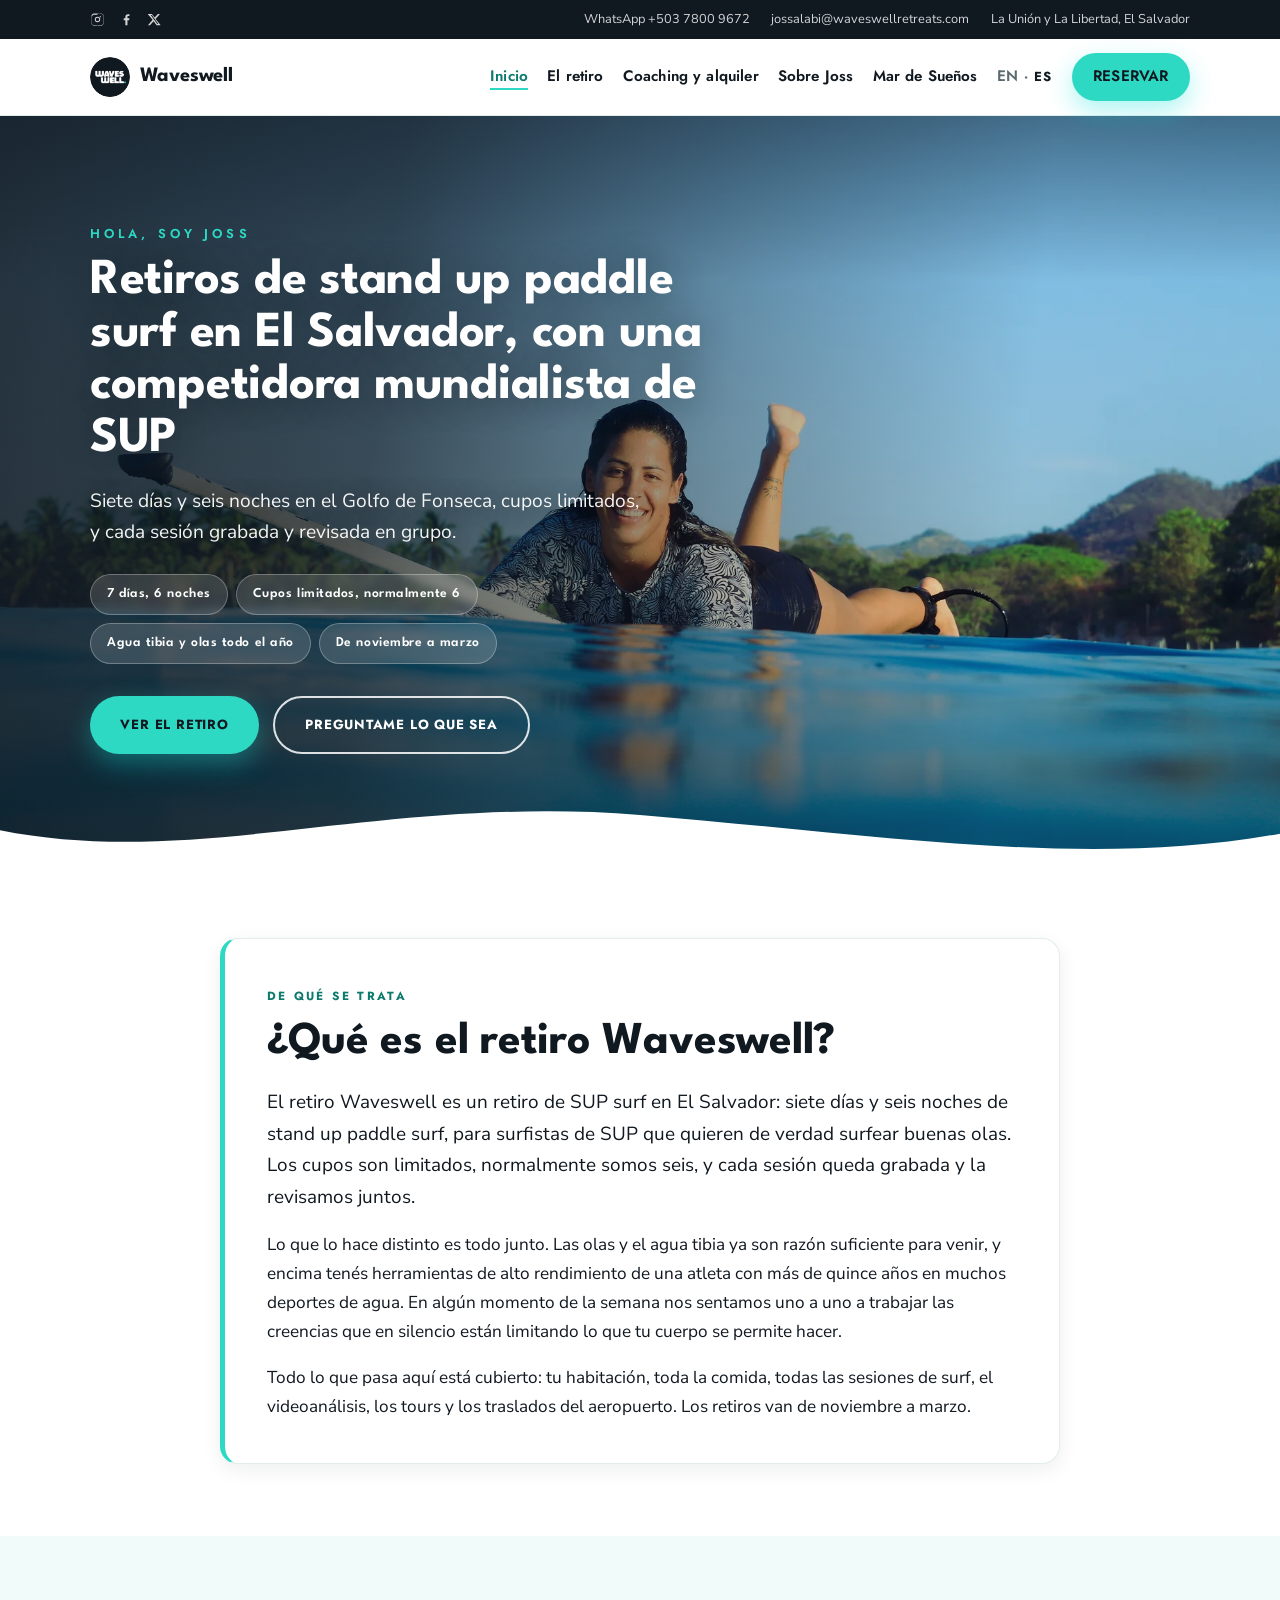
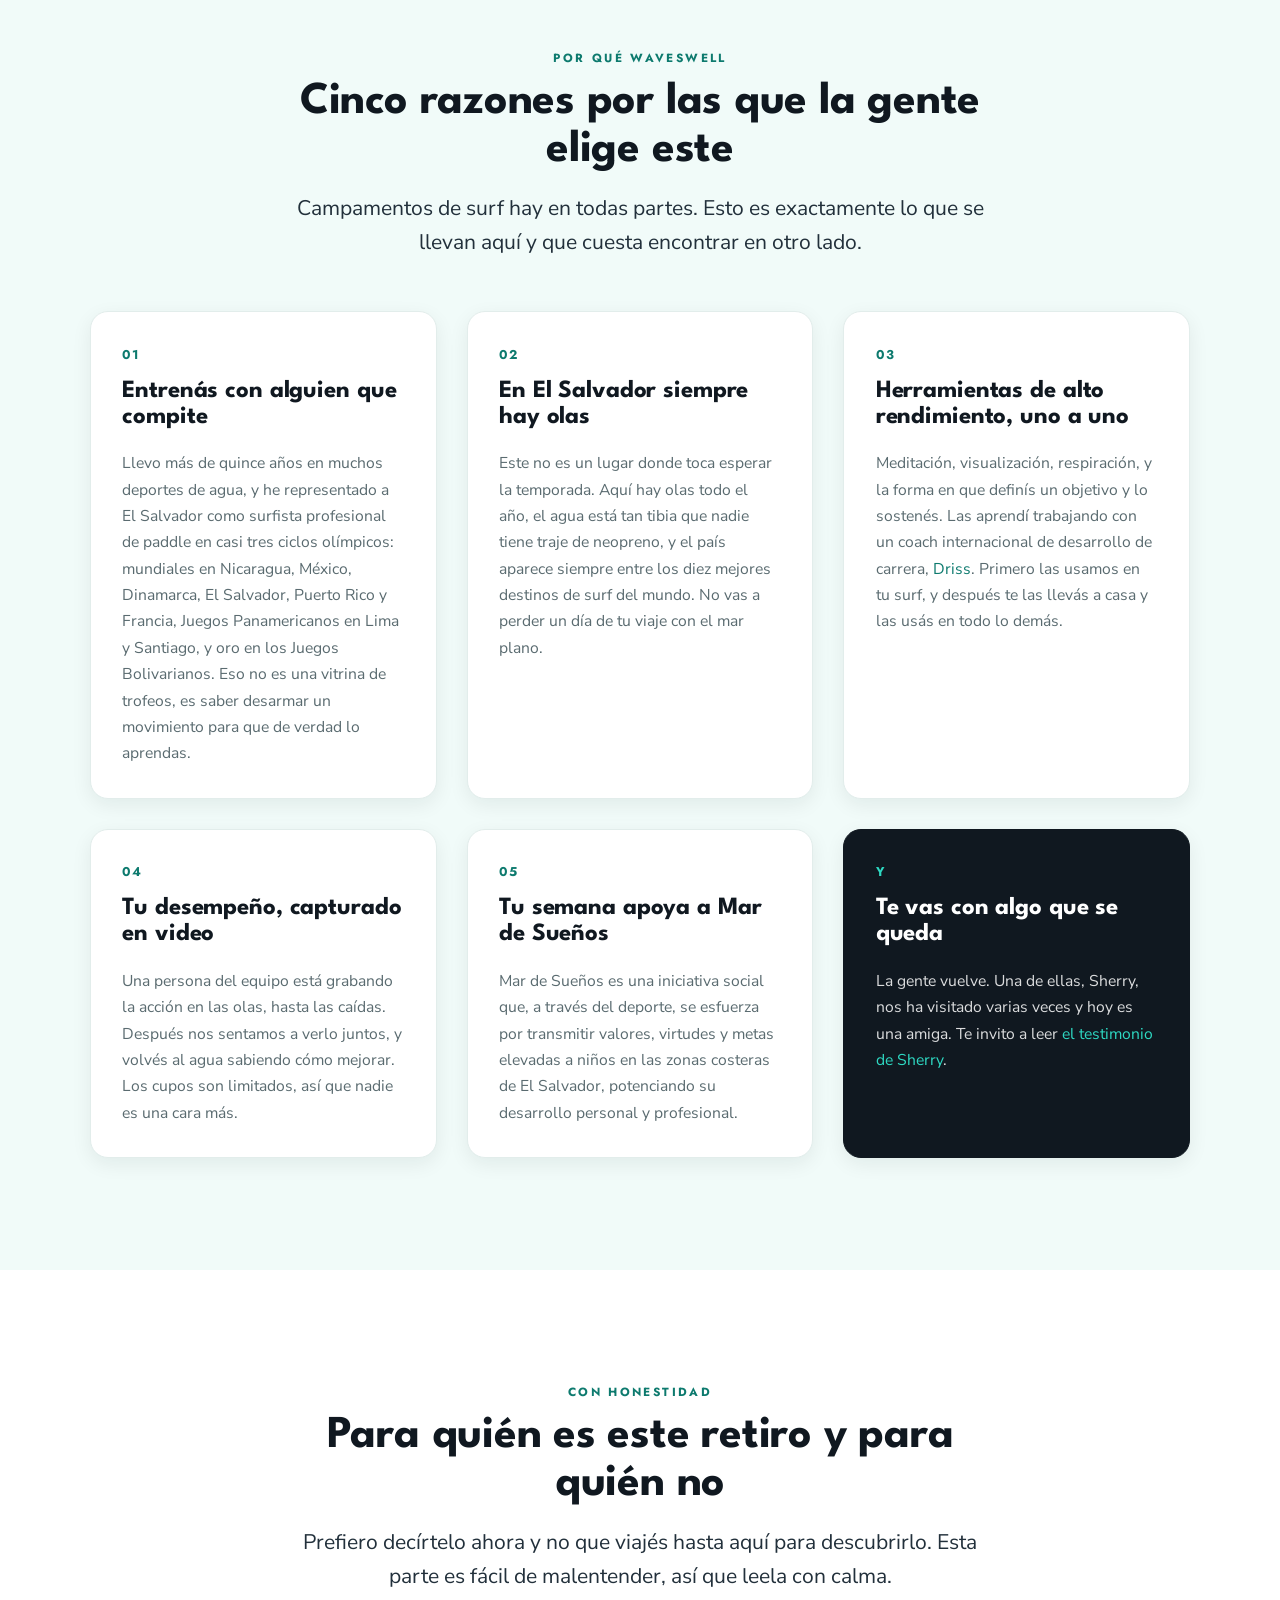
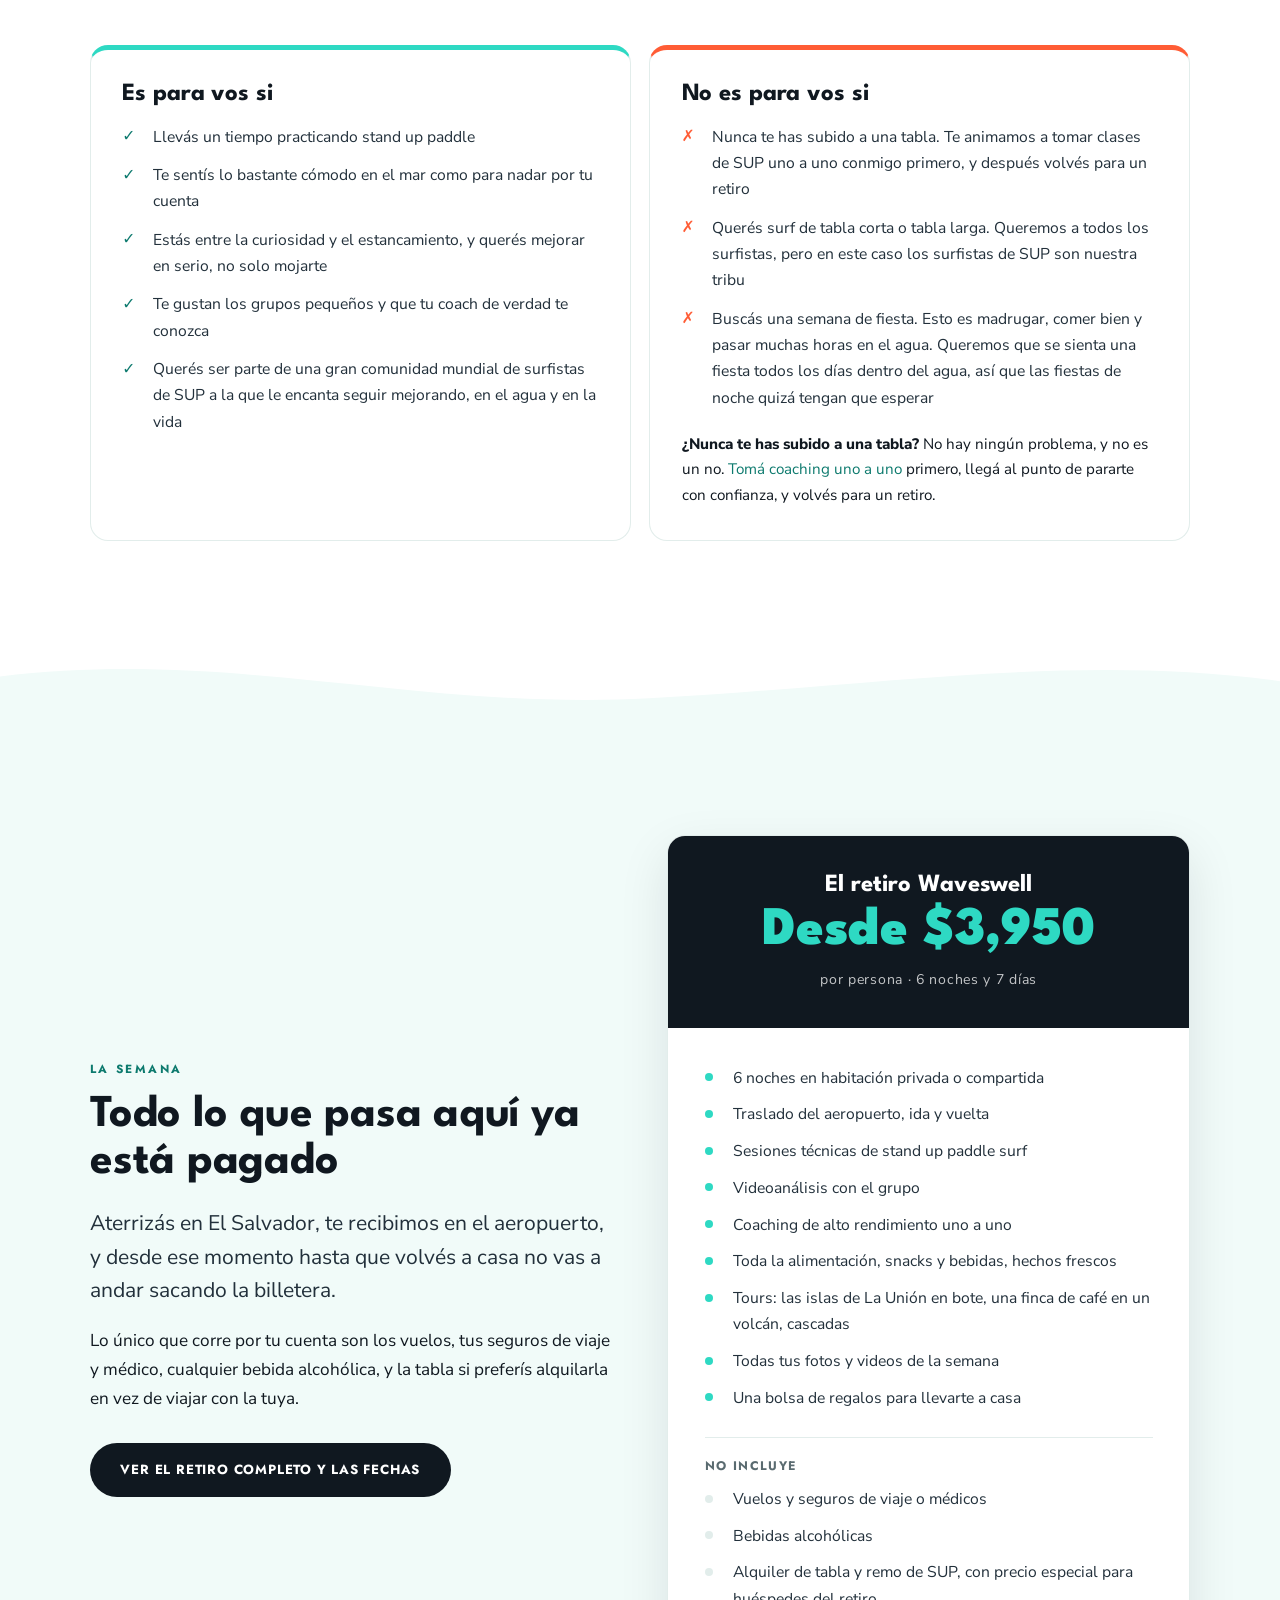
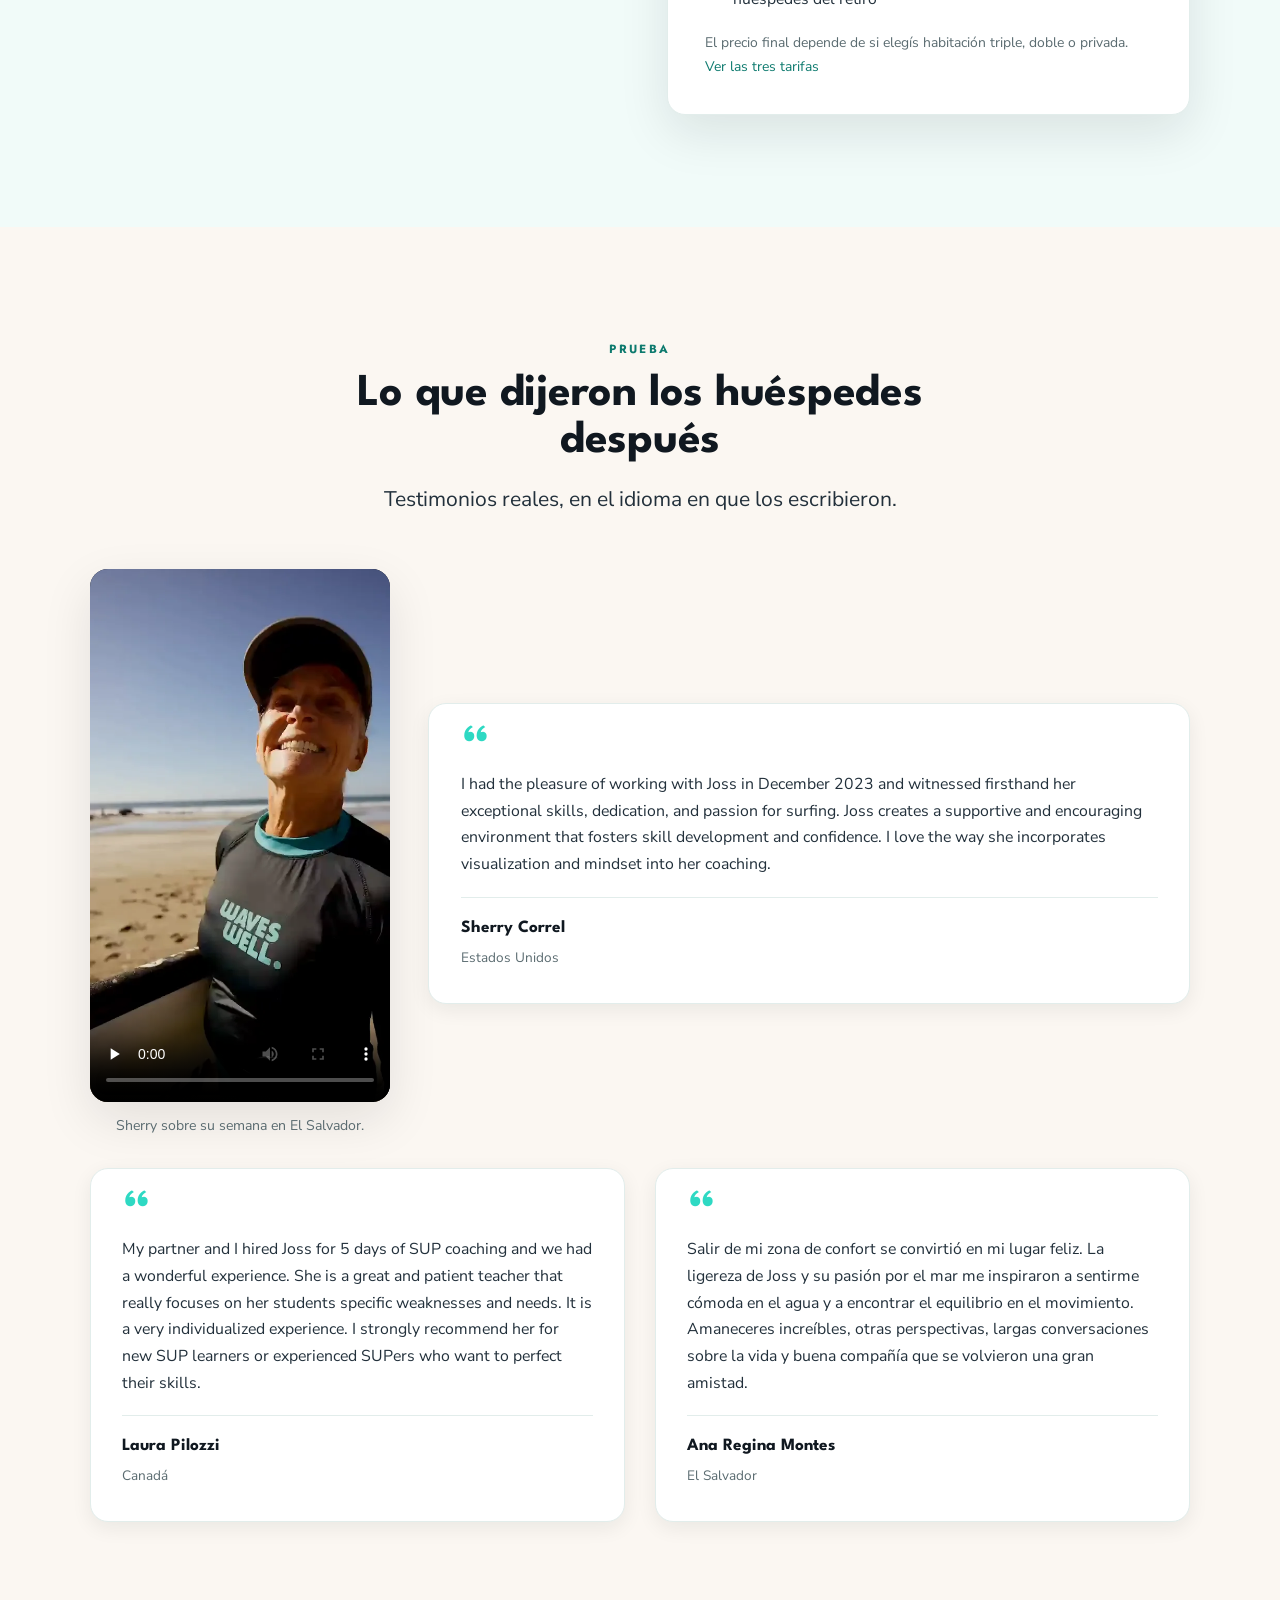
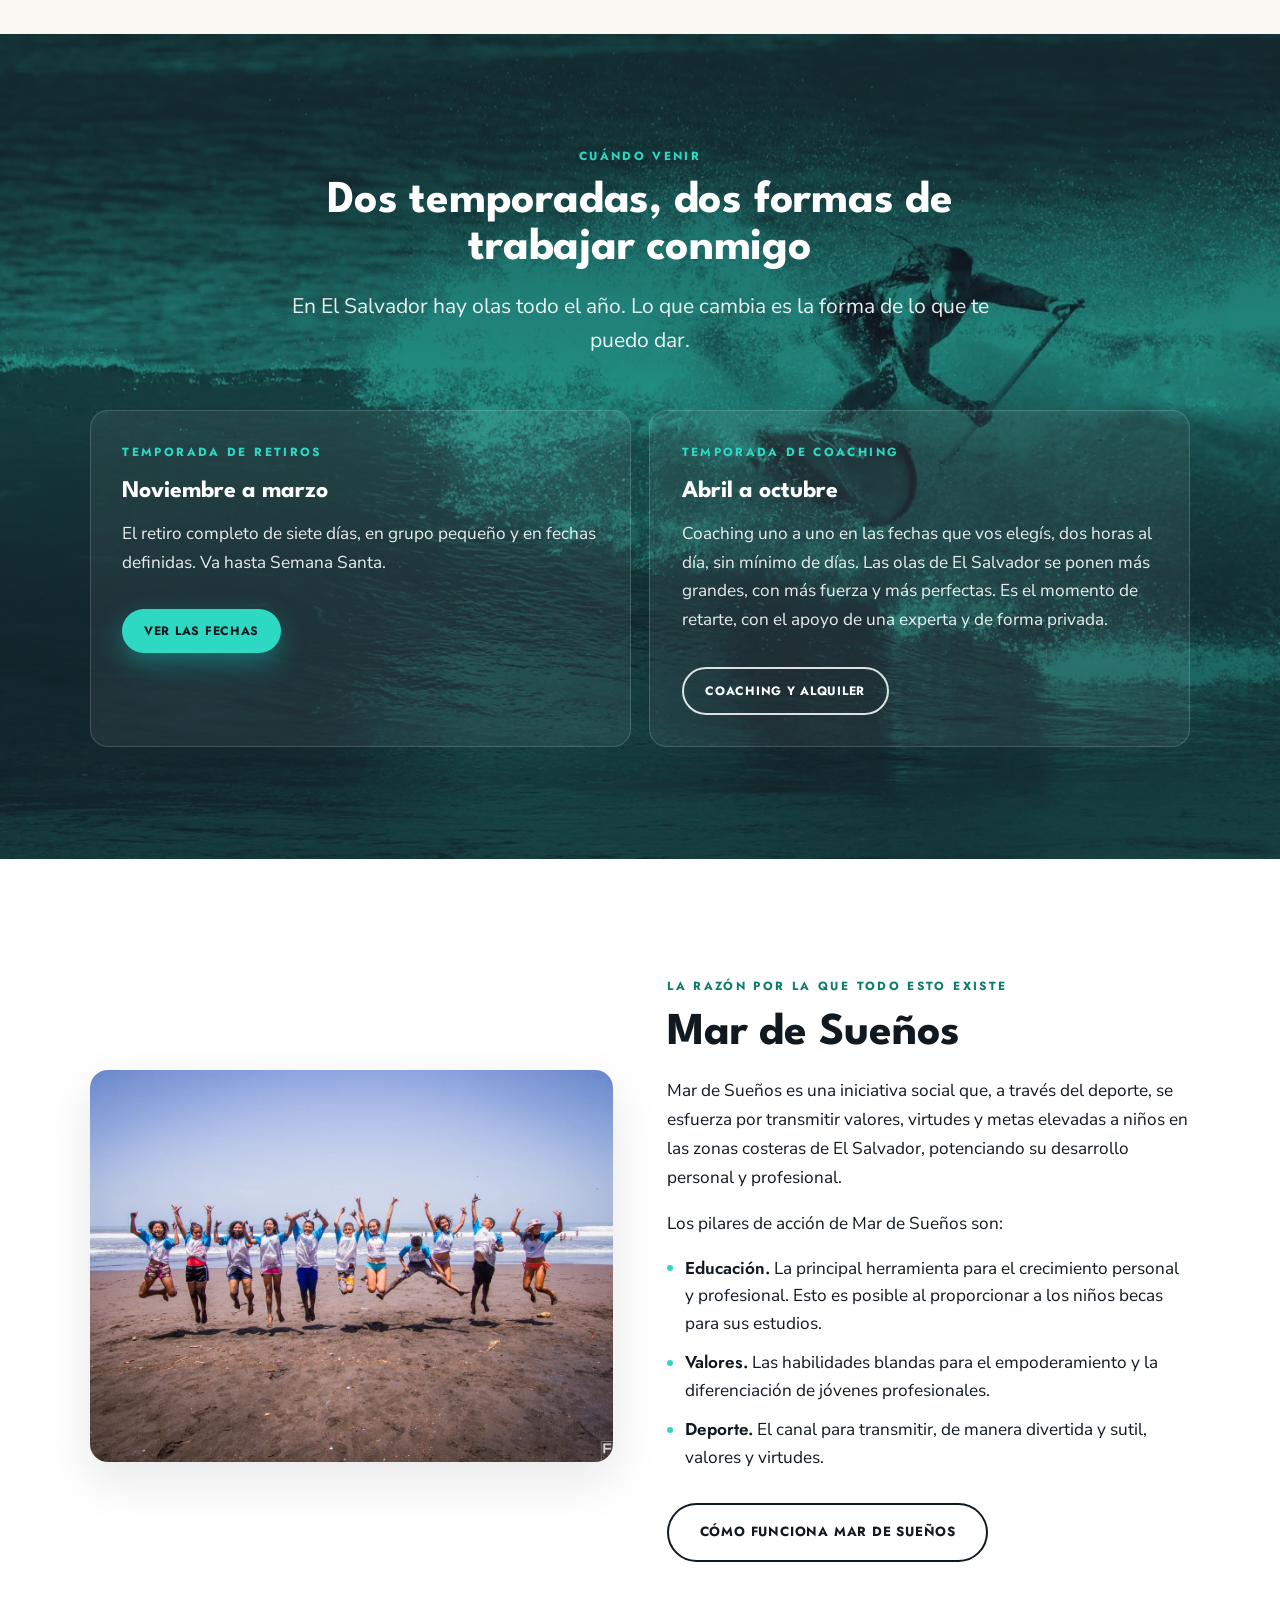
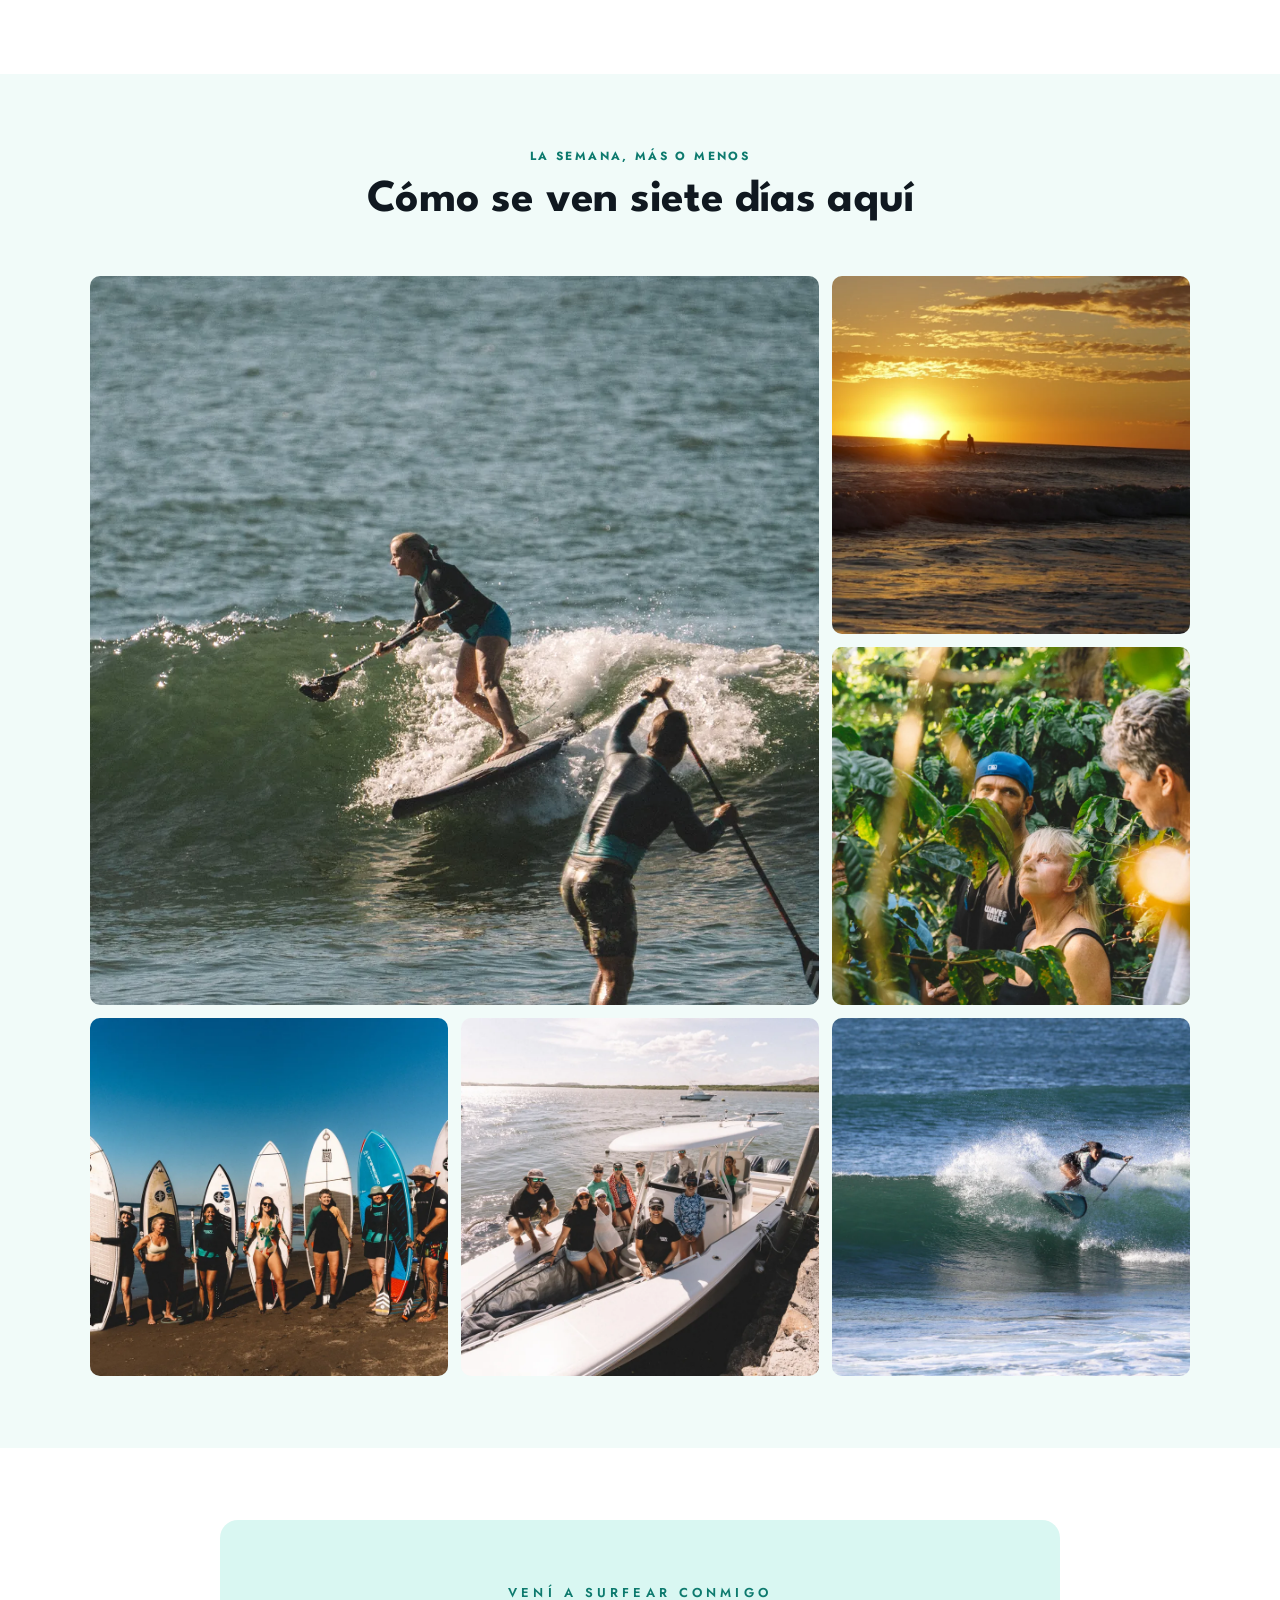
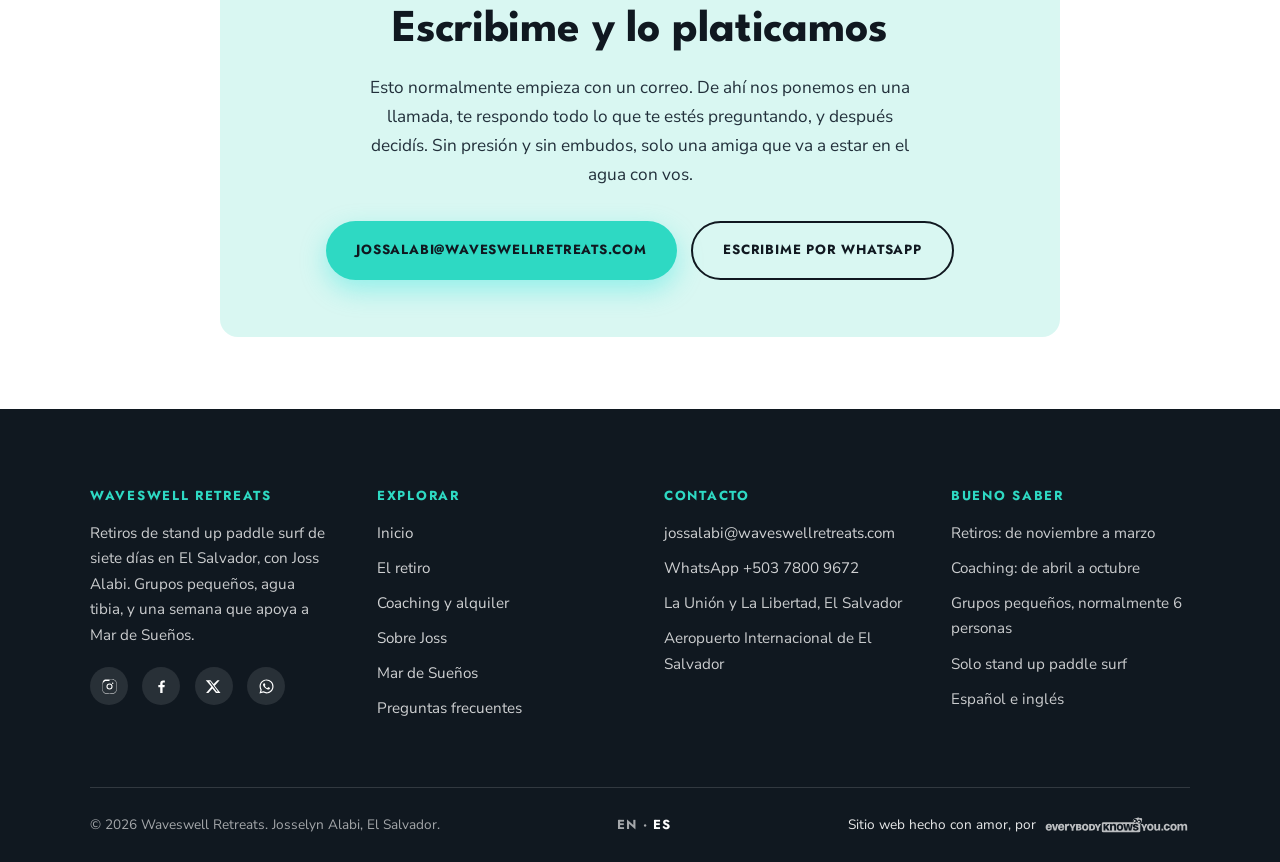
<file: es/index.html>
<!DOCTYPE html>
<html lang="es">
<head>
<meta charset="UTF-8">
<meta name="viewport" content="width=device-width, initial-scale=1.0">

<title>Retiros de SUP Surf en El Salvador | Stand Up Paddle</title>
<meta name="description" content="Retiros de SUP surf en El Salvador. Ya te parás en la tabla, ahora aprendé a surfear la ola de verdad. Siete días de stand up paddle, cupos limitados, todo incluido.">
<meta name="keywords" content="retiros de SUP surf El Salvador, alquiler de SUP El Salvador, stand up paddle El Salvador, SUP El Salvador, retiro de stand up paddle El Salvador, retiro de surf El Salvador, paddle surf El Salvador, clases de stand up paddle, coaching de paddle surf, alquiler de tablas de paddle El Salvador, retiro de surf Centroamérica, Joss Alabi, Waveswell Retreats, La Unión, La Libertad">

<link rel="canonical" href="https://waveswellretreats.com/es/">
<link rel="alternate" hreflang="en" href="https://waveswellretreats.com/">
<link rel="alternate" hreflang="es" href="https://waveswellretreats.com/es/">
<link rel="alternate" hreflang="es-SV" href="https://waveswellretreats.com/es/">
<link rel="alternate" hreflang="x-default" href="https://waveswellretreats.com/">

<meta property="og:title" content="Retiros de SUP surf en El Salvador | Stand up paddle">
<meta property="og:description" content="Competidora mundialista de SUP. Siete días de stand up paddle surf en El Salvador, videoanálisis y agua tibia todo el año. Cupos limitados.">
<meta property="og:type" content="website">
<meta property="og:url" content="https://waveswellretreats.com/es/">
<meta property="og:image" content="https://waveswellretreats.com/assets/images/social-share/social-share-waveswell-retreats-waveswellretreats.com.jpg">
<meta property="og:image:width" content="1200">
<meta property="og:image:height" content="630">
<meta property="og:image:alt" content="Waveswell Retreats, retiros de stand up paddle surf en El Salvador con Joss Alabi">
<meta property="og:site_name" content="Waveswell Retreats">
<meta property="og:locale" content="es_SV">
<meta property="og:locale:alternate" content="en_US">

<meta name="twitter:card" content="summary_large_image">
<meta name="twitter:site" content="@JossAlabi">
<meta name="twitter:creator" content="@JossAlabi">
<meta name="twitter:title" content="Retiros de SUP surf en El Salvador | Stand up paddle">
<meta name="twitter:description" content="Competidora mundialista de SUP. Siete días de stand up paddle surf en El Salvador, videoanálisis y agua tibia todo el año. Cupos limitados.">
<meta name="twitter:image" content="https://waveswellretreats.com/assets/images/social-share/social-share-waveswell-retreats-waveswellretreats.com.jpg">

<meta name="robots" content="index, follow, max-image-preview:large, max-snippet:-1, max-video-preview:-1">
<meta name="author" content="Josselyn Alabi">
<meta name="theme-color" content="#0DE3D9">
<meta name="geo.region" content="SV">
<meta name="geo.placename" content="La Unión, El Salvador">
<meta http-equiv="content-language" content="es">

<link rel="icon" href="../favicon.ico" sizes="any">
<link rel="icon" type="image/png" sizes="32x32" href="../favicon-32x32.png">
<link rel="icon" type="image/png" sizes="16x16" href="../favicon-16x16.png">
<link rel="apple-touch-icon" sizes="180x180" href="../apple-touch-icon.png">
<link rel="manifest" href="../site.webmanifest">
<link rel="alternate" type="text/plain" title="llms.txt" href="https://waveswellretreats.com/llms.txt">

<link rel="preload" as="image" href="../assets/images/hero/hero-joss-alabi-paddle-surfing-waveswellretreats.com.webp" type="image/webp">
<link rel="preconnect" href="https://fonts.googleapis.com">
<link rel="preconnect" href="https://fonts.gstatic.com" crossorigin>
<link rel="preload" as="style" href="https://fonts.googleapis.com/css2?family=Jost:wght@400;500;600&family=League+Spartan:wght@500;700;900&family=Nunito+Sans:ital,wght@0,400;0,600;0,800;1,400&display=swap">
<link rel="stylesheet" href="https://fonts.googleapis.com/css2?family=Jost:wght@400;500;600&family=League+Spartan:wght@500;700;900&family=Nunito+Sans:ital,wght@0,400;0,600;0,800;1,400&display=swap" media="print" onload="this.media='all'">
<noscript><link rel="stylesheet" href="https://fonts.googleapis.com/css2?family=Jost:wght@400;500;600&family=League+Spartan:wght@500;700;900&family=Nunito+Sans:ital,wght@0,400;0,600;0,800;1,400&display=swap"></noscript>

<link rel="stylesheet" href="../assets/css/tokens.css">
<link rel="stylesheet" href="../assets/css/styles.css">

<script type="application/ld+json">
{
  "@context": "https://schema.org",
  "@graph": [
    {
      "@type": "Organization",
      "@id": "https://waveswellretreats.com/#org",
      "name": "Waveswell Retreats",
      "alternateName": ["Waveswell", "Waveswell Retreat"],
      "url": "https://waveswellretreats.com/",
      "logo": "https://waveswellretreats.com/assets/images/logos/logo-google-waveswell-retreats-waveswellretreats.com.png",
      "image": "https://waveswellretreats.com/assets/images/social-share/social-share-waveswell-retreats-waveswellretreats.com.jpg",
      "slogan": "Aprende a surfear la ola como te la imaginabas de niño.",
      "description": "Waveswell Retreats realiza retiros de stand up paddle surf de siete días en El Salvador para adultos que ya se paran en la tabla y quieren de verdad surfear. Cupos limitados, videoanálisis de cada sesión y coaching de alto rendimiento uno a uno con Josselyn Alabi, surfista profesional de paddle que ha representado a El Salvador durante casi tres ciclos olímpicos. Los retiros apoyan a Mar de Sueños, el proyecto social que Josselyn Alabi fundó para la niñez de la costa salvadoreña.",
      "areaServed": ["SV", "US", "CA"],
      "knowsLanguage": ["en", "es"],
      "knowsAbout": ["Retiros de SUP surf en El Salvador", "Alquiler de SUP en El Salvador", "Stand up paddle en El Salvador", "Stand up paddle surf", "Coaching de paddle surf", "Retiros de surf en El Salvador", "Coaching deportivo de alto rendimiento", "Alquiler de tablas de paddle", "Videoanálisis deportivo"],
      "email": "jossalabi@waveswellretreats.com",
      "telephone": "+50378009672",
      "contactPoint": {"@type":"ContactPoint","telephone":"+50378009672","email":"jossalabi@waveswellretreats.com","contactType":"sales","areaServed":["SV","US","CA"],"availableLanguage":["en","es"]},
      "address": {"@type":"PostalAddress","addressCountry":"SV","addressRegion":"La Unión","addressLocality":"La Unión"},
      "founder": {"@type":"Person","@id":"https://waveswellretreats.com/#joss"},
      "sameAs": ["https://www.instagram.com/jossalabi/","https://www.facebook.com/JossAlabi/","https://twitter.com/JossAlabi"]
    },
    {
      "@type": "Person",
      "@id": "https://waveswellretreats.com/#joss",
      "name": "Josselyn Alabi",
      "alternateName": "Joss Alabi",
      "jobTitle": "Surfista profesional de stand up paddle y anfitriona de retiros",
      "description": "Josselyn Alabi es surfista profesional de stand up paddle y tiene más de quince años en muchos deportes de agua y ha representado a El Salvador durante casi tres ciclos olímpicos en campeonatos mundiales, Juegos Panamericanos y Juegos Bolivarianos. Es fundadora de Waveswell Retreats y de Mar de Sueños.",
      "nationality": {"@type":"Country","name":"El Salvador"},
      "knowsLanguage": ["es","en"],
      "worksFor": {"@id":"https://waveswellretreats.com/#org"},
      "sameAs": ["https://www.instagram.com/jossalabi/","https://www.facebook.com/JossAlabi/","https://twitter.com/JossAlabi"]
    },
    {
      "@type": ["ProfessionalService", "LocalBusiness"],
      "@id": "https://waveswellretreats.com/#service",
      "name": "Waveswell Retreats",
      "parentOrganization": {"@id": "https://waveswellretreats.com/#org"},
      "description": "Retiros de stand up paddle surf de siete días y coaching privado de SUP en El Salvador, además de alquiler de tablas y remos.",
      "image": "https://waveswellretreats.com/assets/images/social-share/social-share-waveswell-retreats-waveswellretreats.com.jpg",
      "logo": "https://waveswellretreats.com/assets/images/logos/logo-google-waveswell-retreats-waveswellretreats.com.png",
      "url": "https://waveswellretreats.com/es/",
      "email": "jossalabi@waveswellretreats.com",
      "telephone": "+50378009672",
      "priceRange": "$$$",
      "currenciesAccepted": "USD",
      "address": {"@type":"PostalAddress","addressCountry":"SV","addressRegion":"La Unión","addressLocality":"La Unión"},
      "areaServed": [{"@type":"Country","name":"El Salvador"}],
      "serviceType": ["Retiro de SUP surf","Alquiler de SUP","Retiro de stand up paddle surf","Coaching uno a uno de paddle surf","Alquiler de tabla de paddle"],
      "hasOfferCatalog": {"@id": "https://waveswellretreats.com/#catalog"}
    },
    {
      "@type": "WebSite",
      "@id": "https://waveswellretreats.com/#website",
      "url": "https://waveswellretreats.com/",
      "name": "Waveswell Retreats",
      "inLanguage": ["en","es"],
      "publisher": {"@id": "https://waveswellretreats.com/#org"}
    }
  ]
}
</script>

<script type="application/ld+json">
{
  "@context": "https://schema.org",
  "@type": "FAQPage",
  "@id": "https://waveswellretreats.com/es/#faq",
  "inLanguage": "es",
  "mainEntity": [
    {"@type":"Question","name":"¿Necesito saber surfear antes de venir?","acceptedAnswer":{"@type":"Answer","text":"Necesitas poder pararte por tu cuenta sobre una tabla de paddle. El retiro no es para principiantes absolutos, porque el grupo avanza junto y alguien que empieza de cero estaría aprendiendo mientras el resto ya está surfeando. Si nunca te has subido a una tabla, te animamos a tomar clases de SUP uno a uno con Joss primero, y después sumarte a un retiro cuando ya te pares con confianza."}},
    {"@type":"Question","name":"¿Cuánto cuesta el retiro de Waveswell?","acceptedAnswer":{"@type":"Answer","text":"Desde 3,950 dólares por persona en habitación triple, 4,200 en doble y 4,720 en habitación privada. Incluye el alojamiento, toda la alimentación, los traslados del aeropuerto, todas las sesiones de surf, el videoanálisis, el trabajo uno a uno, los tours por El Salvador y tus fotos y videos. El precio final depende de si eliges habitación individual, doble o triple."}},
    {"@type":"Question","name":"¿Qué no está incluido en el precio?","acceptedAnswer":{"@type":"Answer","text":"No están incluidos los vuelos, los seguros de viaje y médicos, las bebidas alcohólicas ni el alquiler del equipo. Si no quieres viajar con tu propia tabla, hay alquiler de tabla y remo de SUP con precio especial para huéspedes del retiro."}},
    {"@type":"Question","name":"¿De cuántas personas son los grupos?","acceptedAnswer":{"@type":"Answer","text":"Los cupos son limitados. El máximo es de seis personas, y de vez en cuando se puede sumar una más. Hay un mínimo de tres, y si un retiro no lo alcanza se suspende y se devuelve el dinero, y si ya compraste tus vuelos la reserva se puede convertir en sesiones de coaching uno a uno."}},
    {"@type":"Question","name":"¿A qué aeropuerto tengo que llegar?","acceptedAnswer":{"@type":"Answer","text":"Al Aeropuerto Internacional de El Salvador, en El Salvador, Centroamérica. Vale la pena revisarlo bien al comprar el vuelo, porque existen aeropuertos con nombres parecidos en otros países. Te recogemos en el aeropuerto y te llevamos de regreso al final de la semana, y ese traslado está incluido."}},
    {"@type":"Question","name":"¿Cuál es la mejor época para venir?","acceptedAnswer":{"@type":"Answer","text":"Los retiros son de noviembre a marzo, que es la temporada alta. De abril a octubre el enfoque cambia al coaching uno a uno en las fechas que tú elijas. En El Salvador hay olas todo el año y el agua es lo bastante tibia como para no necesitar traje de neopreno."}},
    {"@type":"Question","name":"¿Puede venir mi pareja aunque no haga SUP?","acceptedAnswer":{"@type":"Answer","text":"Los acompañantes son siempre bienvenidos a compartir con nosotros la vibra tropical latina."}},
    {"@type":"Question","name":"¿Es solo stand up paddle o también surf convencional?","acceptedAnswer":{"@type":"Answer","text":"Solo stand up paddle surf. Queremos a todos los surfistas, pero en este caso los surfistas de SUP son nuestra tribu, y el coaching, el videoanálisis y el equipo están construidos alrededor del remo."}}
  ]
}
</script>
</head>
<body>
<a class="skip" href="#main">Ir al contenido</a>

<!-- ================= barra superior ================= -->
<div class="utility">
  <div class="wrap">
    <div class="utility__set utility__socials">
      <a href="https://www.instagram.com/jossalabi/" target="_blank" rel="noopener" aria-label="Waveswell en Instagram"><svg viewBox="0 0 24 24" aria-hidden="true"><path d="M12 2.2c3.2 0 3.6 0 4.9.07 1.2.05 1.8.25 2.2.42.6.22 1 .48 1.4.9.4.4.7.8.9 1.4.2.4.4 1 .4 2.2.1 1.3.1 1.7.1 4.9s0 3.6-.1 4.9c0 1.2-.2 1.8-.4 2.2-.2.6-.5 1-.9 1.4-.4.4-.8.7-1.4.9-.4.2-1 .4-2.2.4-1.3.1-1.7.1-4.9.1s-3.6 0-4.9-.1c-1.2 0-1.8-.2-2.2-.4-.6-.2-1-.5-1.4-.9-.4-.4-.7-.8-.9-1.4-.2-.4-.4-1-.4-2.2C2.2 15.6 2.2 15.2 2.2 12s0-3.6.1-4.9c0-1.2.2-1.8.4-2.2.2-.6.5-1 .9-1.4.4-.4.8-.7 1.4-.9.4-.2 1-.4 2.2-.4C8.4 2.2 8.8 2.2 12 2.2m0 2.1c-3.1 0-3.5 0-4.7.07-1.1.05-1.7.24-2.1.4-.5.2-.9.44-1.3.84-.4.4-.64.8-.84 1.3-.16.4-.35 1-.4 2.1C2.6 8.5 2.6 8.9 2.6 12s0 3.5.06 4.7c.05 1.1.24 1.7.4 2.1.2.5.44.9.84 1.3.4.4.8.64 1.3.84.4.16 1 .35 2.1.4 1.2.06 1.6.06 4.7.06s3.5 0 4.7-.06c1.1-.05 1.7-.24 2.1-.4.5-.2.9-.44 1.3-.84.4-.4.64-.8.84-1.3.16-.4.35-1 .4-2.1.06-1.2.06-1.6.06-4.7s0-3.5-.06-4.7c-.05-1.1-.24-1.7-.4-2.1-.2-.5-.44-.9-.84-1.3-.4-.4-.8-.64-1.3-.84-.4-.16-1-.35-2.1-.4-1.2-.06-1.6-.06-4.7-.06Zm0 3.4a4.3 4.3 0 1 1 0 8.6 4.3 4.3 0 0 1 0-8.6Zm0 7.1a2.8 2.8 0 1 0 0-5.6 2.8 2.8 0 0 0 0 5.6Zm5.5-7.3a1 1 0 1 1-2 0 1 1 0 0 1 2 0Z"/></svg></a>
      <a href="https://www.facebook.com/JossAlabi/" target="_blank" rel="noopener" aria-label="Waveswell en Facebook"><svg viewBox="0 0 24 24" aria-hidden="true"><path d="M13.5 21v-8h2.7l.4-3.1h-3.1V7.9c0-.9.25-1.5 1.55-1.5H16.7V3.6c-.3 0-1.3-.13-2.45-.13-2.4 0-4.05 1.47-4.05 4.18V9.9H7.5V13h2.7v8h3.3Z"/></svg></a>
      <a href="https://twitter.com/JossAlabi" target="_blank" rel="noopener" aria-label="Waveswell en X"><svg viewBox="0 0 24 24" aria-hidden="true"><path d="M17.5 3h3.2l-7 8 8.2 10h-6.4l-5-6.1L4.7 21H1.5l7.5-8.6L1.1 3h6.6l4.5 5.6L17.5 3Zm-1.1 16h1.8L7.7 4.8H5.8L16.4 19Z"/></svg></a>
    </div>
    <div class="utility__set">
      <a href="https://wa.me/50378009672" target="_blank" rel="noopener">WhatsApp +503 7800 9672</a>
      <a href="mailto:jossalabi@waveswellretreats.com">jossalabi@waveswellretreats.com</a>
      <span>La Uni&#243;n y La Libertad, El Salvador</span>
    </div>
  </div>
</div>

<!-- ================= encabezado ================= -->
<header class="site-header">
  <div class="wrap">
    <a class="brand" href="index.html">
      <img src="../assets/images/logos/logo-waveswell-retreats-waveswellretreats.com.png" alt="Logo de Waveswell Retreats" width="40" height="40" style="height:40px;width:40px;border-radius:50%">
      <span>Waveswell</span>
    </a>
    <button class="nav-toggle" aria-label="Abrir men&#250;" aria-expanded="false" aria-controls="mainnav"><span></span><span></span><span></span></button>
    <nav class="nav" id="mainnav" aria-label="Principal">
      <a href="index.html" aria-current="page">Inicio</a>
      <a href="retreat.html">El retiro</a>
      <a href="coaching.html">Coaching y alquiler</a>
      <a href="about.html">Sobre Joss</a>
      <a href="mar-de-suenos.html">Mar de Sue&#241;os</a>
      <div class="lang"><a href="../index.html" hreflang="en">EN</a> · <span class="active">ES</span></div>
      <a class="btn btn--primary btn--sm" href="retreat.html#dates">Reservar</a>
    </nav>
  </div>
</header>

<main id="main">

<!-- ================= hero ================= -->
<section class="hero">
  <div class="hero__media">
    <img src="../assets/images/hero/hero-joss-alabi-paddle-surfing-waveswellretreats.com.webp"
         alt="Joss Alabi descansando sobre su tabla de paddle en agua turquesa en El Salvador" fetchpriority="high" width="1920" height="1080">
  </div>
  <div class="wrap">
    <div class="hero__inner">
      <span class="script">Hola, soy Joss</span>
      <h1>Retiros de stand up paddle surf en El Salvador, con una competidora mundialista de SUP</h1>
      <p class="hero__sub">Siete d&#237;as y seis noches en el Golfo de Fonseca, cupos limitados, y cada sesi&#243;n grabada y revisada en grupo.</p>
      <ul class="hero__facts">
        <li>7 d&#237;as, 6 noches</li>
        <li>Cupos limitados, normalmente 6</li>
        <li>Agua tibia y olas todo el a&#241;o</li>
        <li>De noviembre a marzo</li>
      </ul>
      <div class="btns">
        <a class="btn btn--primary" href="retreat.html">Ver el retiro</a>
        <a class="btn btn--onphoto" href="mailto:jossalabi@waveswellretreats.com?subject=Consulta%20sobre%20el%20retiro%20Waveswell">Preguntame lo que sea</a>
      </div>
    </div>
  </div>
  <div class="hero__wave"><svg viewBox="0 0 1440 90" preserveAspectRatio="none" aria-hidden="true"><path d="M0,46 C220,92 430,4 720,28 C980,50 1220,92 1440,50 L1440,90 L0,90 Z"></path></svg></div>
</section>



<!-- ================= qu&#233; es ================= -->
<section class="band band--tight">
  <div class="wrap narrow">
    <div class="answer reveal">
      <span class="eyebrow">De qu&#233; se trata</span>
      <h2>&#191;Qu&#233; es el retiro Waveswell?</h2>
      <p>El retiro Waveswell es un retiro de SUP surf en El Salvador: siete d&#237;as y seis noches de stand up paddle surf, para surfistas de SUP que quieren de verdad surfear buenas olas. Los cupos son limitados, normalmente somos seis, y cada sesi&#243;n queda grabada y la revisamos juntos.</p>
      <p>Lo que lo hace distinto es todo junto. Las olas y el agua tibia ya son raz&#243;n suficiente para venir, y encima ten&#233;s herramientas de alto rendimiento de una atleta con m&#225;s de quince a&#241;os en muchos deportes de agua. En alg&#250;n momento de la semana nos sentamos uno a uno a trabajar las creencias que en silencio est&#225;n limitando lo que tu cuerpo se permite hacer.</p>
      <p>Todo lo que pasa aqu&#237; est&#225; cubierto: tu habitaci&#243;n, toda la comida, todas las sesiones de surf, el videoan&#225;lisis, los tours y los traslados del aeropuerto. Los retiros van de noviembre a marzo.</p>
    </div>
  </div>
</section>

<!-- ================= cinco razones ================= -->
<section class="band band--surface">
  <div class="wrap">
    <div class="head center reveal">
      <span class="eyebrow">Por qu&#233; Waveswell</span>
      <h2>Cinco razones por las que la gente elige este</h2>
      <p class="lede">Campamentos de surf hay en todas partes. Esto es exactamente lo que se llevan aqu&#237; y que cuesta encontrar en otro lado.</p>
    </div>
    <div class="grid grid--3">
      <article class="value reveal">
        <span class="value__n">01</span>
        <h3>Entren&#225;s con alguien que compite</h3>
        <p>Llevo m&#225;s de quince a&#241;os en muchos deportes de agua, y he representado a El Salvador como surfista profesional de paddle en casi tres ciclos ol&#237;mpicos: mundiales en Nicaragua, M&#233;xico, Dinamarca, El Salvador, Puerto Rico y Francia, Juegos Panamericanos en Lima y Santiago, y oro en los Juegos Bolivarianos. Eso no es una vitrina de trofeos, es saber desarmar un movimiento para que de verdad lo aprendas.</p>
      </article>
      <article class="value reveal">
        <span class="value__n">02</span>
        <h3>En El Salvador siempre hay olas</h3>
        <p>Este no es un lugar donde toca esperar la temporada. Aqu&#237; hay olas todo el a&#241;o, el agua est&#225; tan tibia que nadie tiene traje de neopreno, y el pa&#237;s aparece siempre entre los diez mejores destinos de surf del mundo. No vas a perder un d&#237;a de tu viaje con el mar plano.</p>
      </article>
      <article class="value reveal">
        <span class="value__n">03</span>
        <h3>Herramientas de alto rendimiento, uno a uno</h3>
        <p>Meditaci&#243;n, visualizaci&#243;n, respiraci&#243;n, y la forma en que defin&#237;s un objetivo y lo sosten&#233;s. Las aprend&#237; trabajando con un coach internacional de desarrollo de carrera, <a href="https://thebodyandmindcoach.com/" target="_blank" rel="noopener">Driss</a>. Primero las usamos en tu surf, y despu&#233;s te las llev&#225;s a casa y las us&#225;s en todo lo dem&#225;s.</p>
      </article>
      <article class="value reveal">
        <span class="value__n">04</span>
        <h3>Tu desempe&#241;o, capturado en video</h3>
        <p>Una persona del equipo est&#225; grabando la acci&#243;n en las olas, hasta las ca&#237;das. Despu&#233;s nos sentamos a verlo juntos, y volv&#233;s al agua sabiendo c&#243;mo mejorar. Los cupos son limitados, as&#237; que nadie es una cara m&#225;s.</p>
      </article>
      <article class="value reveal">
        <span class="value__n">05</span>
        <h3>Tu semana apoya a Mar de Sue&#241;os</h3>
        <p>Mar de Sue&#241;os es una iniciativa social que, a trav&#233;s del deporte, se esfuerza por transmitir valores, virtudes y metas elevadas a ni&#241;os en las zonas costeras de El Salvador, potenciando su desarrollo personal y profesional.</p>
      </article>
      <article class="value reveal" style="background:var(--ink);color:#fff;border-color:var(--ink)">
        <span class="value__n" style="color:var(--accent)">Y</span>
        <h3 style="color:#fff">Te vas con algo que se queda</h3>
        <p style="color:rgba(255,255,255,.85)">La gente vuelve. Una de ellas, Sherry, nos ha visitado varias veces y hoy es una amiga. Te invito a leer <a href="#testimonials" style="color:var(--accent)">el testimonio de Sherry</a>.</p>
      </article>
    </div>
  </div>
</section>

<!-- ================= para qui&#233;n es ================= -->
<section class="band">
  <div class="wrap">
    <div class="head center reveal">
      <span class="eyebrow">Con honestidad</span>
      <h2>Para qui&#233;n es este retiro y para qui&#233;n no</h2>
      <p class="lede">Prefiero dec&#237;rtelo ahora y no que viaj&#233;s hasta aqu&#237; para descubrirlo. Esta parte es f&#225;cil de malentender, as&#237; que leela con calma.</p>
    </div>
    <div class="fit">
      <div class="fit__col fit__col--yes reveal">
        <h3>Es para vos si</h3>
        <ul>
          <li>Llev&#225;s un tiempo practicando stand up paddle</li>
          <li>Te sent&#237;s lo bastante c&#243;modo en el mar como para nadar por tu cuenta</li>
          <li>Est&#225;s entre la curiosidad y el estancamiento, y quer&#233;s mejorar en serio, no solo mojarte</li>
          <li>Te gustan los grupos peque&#241;os y que tu coach de verdad te conozca</li>
          <li>Quer&#233;s ser parte de una gran comunidad mundial de surfistas de SUP a la que le encanta seguir mejorando, en el agua y en la vida</li>
        </ul>
      </div>
      <div class="fit__col fit__col--no reveal">
        <h3>No es para vos si</h3>
        <ul>
          <li>Nunca te has subido a una tabla. Te animamos a tomar clases de SUP uno a uno conmigo primero, y despu&#233;s volv&#233;s para un retiro</li>
          <li>Quer&#233;s surf de tabla corta o tabla larga. Queremos a todos los surfistas, pero en este caso los surfistas de SUP son nuestra tribu</li>
          <li>Busc&#225;s una semana de fiesta. Esto es madrugar, comer bien y pasar muchas horas en el agua. Queremos que se sienta una fiesta todos los d&#237;as dentro del agua, as&#237; que las fiestas de noche quiz&#225; tengan que esperar</li>
          </ul>
        <p style="margin-top:1.3rem;font-size:.95rem"><strong>&#191;Nunca te has subido a una tabla?</strong> No hay ning&#250;n problema, y no es un no. <a href="coaching.html">Tom&#225; coaching uno a uno</a> primero, lleg&#225; al punto de pararte con confianza, y volv&#233;s para un retiro.</p>
      </div>
    </div>
  </div>
</section>

<div class="wave wave--white-to-surface"><svg viewBox="0 0 1440 90" preserveAspectRatio="none" aria-hidden="true"><path d="M0,30 C260,-6 470,74 730,58 C990,42 1210,0 1440,36 L1440,90 L0,90 Z"></path></svg></div>

<!-- ================= qu&#233; incluye ================= -->
<section class="band band--surface" id="whats-included">
  <div class="wrap">
    <div class="split">
      <div class="reveal">
        <span class="eyebrow">La semana</span>
        <h2>Todo lo que pasa aqu&#237; ya est&#225; pagado</h2>
        <p class="lede">Aterriz&#225;s en El Salvador, te recibimos en el aeropuerto, y desde ese momento hasta que volv&#233;s a casa no vas a andar sacando la billetera.</p>
        <p style="margin-top:1.2rem">Lo &#250;nico que corre por tu cuenta son los vuelos, tus seguros de viaje y m&#233;dico, cualquier bebida alcoh&#243;lica, y la tabla si prefer&#237;s alquilarla en vez de viajar con la tuya.</p>
        <div class="btns">
          <a class="btn btn--dark" href="retreat.html">Ver el retiro completo y las fechas</a>
        </div>
      </div>
      <div class="price reveal">
        <div class="price__top">
          <h3>El retiro Waveswell</h3>
          <div class="price__amount">Desde $3,950</div>
          <span class="price__unit">por persona · 6 noches y 7 d&#237;as</span>
        </div>
        <div class="price__body">
          <ul>
            <li>6 noches en habitaci&#243;n privada o compartida</li>
            <li>Traslado del aeropuerto, ida y vuelta</li>
            <li>Sesiones t&#233;cnicas de stand up paddle surf</li>
            <li>Videoan&#225;lisis con el grupo</li>
            <li>Coaching de alto rendimiento uno a uno</li>
            <li>Toda la alimentaci&#243;n, snacks y bebidas, hechos frescos</li>
            <li>Tours: las islas de La Uni&#243;n en bote, una finca de caf&#233; en un volc&#225;n, cascadas</li>
            <li>Todas tus fotos y videos de la semana</li>
            <li>Una bolsa de regalos para llevarte a casa</li>
          </ul>
          <div class="price__excl">
            <h4>No incluye</h4>
            <ul>
              <li>Vuelos y seguros de viaje o m&#233;dicos</li>
              <li>Bebidas alcoh&#243;licas</li>
              <li>Alquiler de tabla y remo de SUP, con precio especial para hu&#233;spedes del retiro</li>
            </ul>
          </div>
          <p class="muted" style="font-size:.87rem;margin-top:1.2rem">El precio final depende de si eleg&#237;s habitaci&#243;n triple, doble o privada. <a href="retreat.html#included">Ver las tres tarifas</a></p>
        </div>
      </div>
    </div>
  </div>
</section>


<!-- ================= testimonios ================= -->
<section class="band band--sand" id="testimonials">
  <div class="wrap">
    <div class="head center reveal">
      <span class="eyebrow">Prueba</span>
      <h2>Lo que dijeron los hu&#233;spedes despu&#233;s</h2>
      <p class="lede">Testimonios reales, en el idioma en que los escribieron.</p>
    </div>
    <div class="testi-lead reveal">
      <figure class="testi-lead__video">
        <video controls playsinline preload="none" width="576" height="1024"
               poster="../assets/images/gallery/sherry-testimonial-poster-waveswellretreats.com.webp" aria-label="Sherry Correl hablando de su retiro Waveswell">
          <source src="../assets/video/sherry-testimonial-waveswellretreats.com.mp4" type="video/mp4">
          Tu navegador no puede reproducir este video. <a href="../assets/video/sherry-testimonial-waveswellretreats.com.mp4">Abrilo directamente</a>.
        </video>
        <figcaption>Sherry sobre su semana en El Salvador.</figcaption>
      </figure>
      <blockquote class="quote testi-lead__quote">
        <div class="quote__mark" aria-hidden="true">&ldquo;</div>
        <p>I had the pleasure of working with Joss in December 2023 and witnessed firsthand her exceptional skills, dedication, and passion for surfing. Joss creates a supportive and encouraging environment that fosters skill development and confidence. I love the way she incorporates visualization and mindset into her coaching.</p>
        <footer><cite>Sherry Correl</cite><span>Estados Unidos</span></footer>
      </blockquote>
    </div>
    <div class="grid grid--2">
      <blockquote class="quote reveal">
        <div class="quote__mark" aria-hidden="true">&ldquo;</div>
        <p>My partner and I hired Joss for 5 days of SUP coaching and we had a wonderful experience. She is a great and patient teacher that really focuses on her students specific weaknesses and needs. It is a very individualized experience. I strongly recommend her for new SUP learners or experienced SUPers who want to perfect their skills.</p>
        <footer><cite>Laura Pilozzi</cite><span>Canad&#225;</span></footer>
      </blockquote>
      <blockquote class="quote reveal">
        <div class="quote__mark" aria-hidden="true">&ldquo;</div>
        <p>Salir de mi zona de confort se convirti&#243; en mi lugar feliz. La ligereza de Joss y su pasi&#243;n por el mar me inspiraron a sentirme c&#243;moda en el agua y a encontrar el equilibrio en el movimiento. Amaneceres incre&#237;bles, otras perspectivas, largas conversaciones sobre la vida y buena compa&#241;&#237;a que se volvieron una gran amistad.</p>
        <footer><cite>Ana Regina Montes</cite><span>El Salvador</span></footer>
      </blockquote>
    </div>
  </div>
</section>

<!-- ================= temporadas ================= -->
<section class="band band--duotone" style="background-image:url(../assets/images/hero/duotone-seasons-waveswellretreats.com.webp)">
  <div class="wrap">
    <div class="head center reveal">
      <span class="eyebrow">Cu&#225;ndo venir</span>
      <h2>Dos temporadas, dos formas de trabajar conmigo</h2>
      <p class="lede">En El Salvador hay olas todo el a&#241;o. Lo que cambia es la forma de lo que te puedo dar.</p>
    </div>
    <div class="season">
      <div class="season__card reveal">
        <span class="eyebrow">Temporada de retiros</span>
        <div class="season__months">Noviembre a marzo</div>
        <p>El retiro completo de siete d&#237;as, en grupo peque&#241;o y en fechas definidas. Va hasta Semana Santa.</p>
        <div class="btns"><a class="btn btn--primary btn--sm" href="retreat.html#dates">Ver las fechas</a></div>
      </div>
      <div class="season__card reveal">
        <span class="eyebrow">Temporada de coaching</span>
        <div class="season__months">Abril a octubre</div>
        <p>Coaching uno a uno en las fechas que vos eleg&#237;s, dos horas al d&#237;a, sin m&#237;nimo de d&#237;as. Las olas de El Salvador se ponen m&#225;s grandes, con m&#225;s fuerza y m&#225;s perfectas. Es el momento de retarte, con el apoyo de una experta y de forma privada.</p>
        <div class="btns"><a class="btn btn--onphoto btn--sm" href="coaching.html">Coaching y alquiler</a></div>
      </div>
    </div>
  </div>
</section>

<!-- ================= mar de sue&#241;os ================= -->
<section class="band">
  <div class="wrap">
    <div class="split">
      <div class="split__media reveal">
        <img src="../assets/images/gallery/mar-de-suenos-waveswellretreats.com.webp" alt="Ni&#241;as y ni&#241;os del programa Mar de Sue&#241;os en la costa salvadore&#241;a" loading="lazy" width="1200" height="900">
      </div>
      <div class="reveal">
        <span class="eyebrow">La raz&#243;n por la que todo esto existe</span>
        <h2>Mar de Sue&#241;os</h2>
        <p>Mar de Sue&#241;os es una iniciativa social que, a trav&#233;s del deporte, se esfuerza por transmitir valores, virtudes y metas elevadas a ni&#241;os en las zonas costeras de El Salvador, potenciando su desarrollo personal y profesional.</p>
        <p>Los pilares de acci&#243;n de Mar de Sue&#241;os son:</p>
        <ul class="pillars">
          <li><strong>Educaci&#243;n.</strong> La principal herramienta para el crecimiento personal y profesional. Esto es posible al proporcionar a los ni&#241;os becas para sus estudios.</li>
          <li><strong>Valores.</strong> Las habilidades blandas para el empoderamiento y la diferenciaci&#243;n de j&#243;venes profesionales.</li>
          <li><strong>Deporte.</strong> El canal para transmitir, de manera divertida y sutil, valores y virtudes.</li>
        </ul>
        <div class="btns"><a class="btn btn--ghost" href="mar-de-suenos.html">C&#243;mo funciona Mar de Sue&#241;os</a></div>
      </div>
    </div>
  </div>
</section>

<!-- ================= galer&#237;a ================= -->
<section class="band band--tight band--surface">
  <div class="wrap">
    <div class="head center reveal">
      <span class="eyebrow">La semana, m&#225;s o menos</span>
      <h2>C&#243;mo se ven siete d&#237;as aqu&#237;</h2>
    </div>
    <div class="gallery reveal">
      <figure><img src="../assets/images/gallery/gallery-1-riding-the-wave-waveswellretreats.com.webp" alt="Una hu&#233;sped de Waveswell surfeando la pared de una ola en su tabla de paddle en El Salvador" loading="lazy" width="1000" height="1000"></figure>
      <figure><img src="../assets/images/gallery/gallery-2-sunset-session-waveswellretreats.com.webp" alt="Surfistas de paddle en el agua al atardecer en El Salvador" loading="lazy" width="800" height="800"></figure>
      <figure><img src="../assets/images/gallery/gallery-3-coffee-farm-waveswellretreats.com.webp" alt="Hu&#233;spedes entre los cafetos de una finca en las monta&#241;as de El Salvador" loading="lazy" width="800" height="800"></figure>
      <figure><img src="../assets/images/gallery/gallery-4-the-group-and-their-boards-waveswellretreats.com.webp" alt="Todo el grupo del retiro en la playa con sus tablas de paddle a la hora dorada" loading="lazy" width="800" height="800"></figure>
      <figure><img src="../assets/images/gallery/gallery-5-boat-to-the-break-waveswellretreats.com.webp" alt="El grupo en la lancha camino al pico" loading="lazy" width="800" height="800"></figure>
      <figure><img src="../assets/images/gallery/gallery-6-paddle-surfing-a-wave-waveswellretreats.com.webp" alt="Una surfista de paddle recorriendo la pared de una ola limpia en El Salvador" loading="lazy" width="800" height="800"></figure>
    </div>
  </div>
</section>

<!-- ================= CTA ================= -->
<section class="band band--tight">
  <div class="wrap narrow">
    <div class="cta reveal">
      <span class="script">Vení a surfear conmigo</span>
      <h2>Escribime y lo platicamos</h2>
      <p>Esto normalmente empieza con un correo. De ah&#237; nos ponemos en una llamada, te respondo todo lo que te est&#233;s preguntando, y despu&#233;s decid&#237;s. Sin presi&#243;n y sin embudos, solo una amiga que va a estar en el agua con vos.</p>
      <div class="btns center">
        <a class="btn btn--primary" href="mailto:jossalabi@waveswellretreats.com?subject=Consulta%20sobre%20el%20retiro%20Waveswell">jossalabi@waveswellretreats.com</a>
        <a class="btn btn--ghost" href="https://wa.me/50378009672?text=Hola%20Joss%2C%20tengo%20una%20pregunta%20sobre%20el%20retiro%20Waveswell" target="_blank" rel="noopener">Escribime por WhatsApp</a>
      </div>
    </div>
  </div>
</section>

</main>

<!-- ================= pie ================= -->
<footer class="site-footer">
  <div class="wrap">
    <div class="footer-grid">
      <div>
        <h4>Waveswell Retreats</h4>
        <p>Retiros de stand up paddle surf de siete d&#237;as en El Salvador, con Joss Alabi. Grupos peque&#241;os, agua tibia, y una semana que apoya a Mar de Sue&#241;os.</p>
        <div class="f-socials">
          <a href="https://www.instagram.com/jossalabi/" target="_blank" rel="noopener" aria-label="Instagram"><svg viewBox="0 0 24 24" aria-hidden="true"><path d="M12 2.2c3.2 0 3.6 0 4.9.07 1.2.05 1.8.25 2.2.42.6.22 1 .48 1.4.9.4.4.7.8.9 1.4.2.4.4 1 .4 2.2.1 1.3.1 1.7.1 4.9s0 3.6-.1 4.9c0 1.2-.2 1.8-.4 2.2-.2.6-.5 1-.9 1.4-.4.4-.8.7-1.4.9-.4.2-1 .4-2.2.4-1.3.1-1.7.1-4.9.1s-3.6 0-4.9-.1c-1.2 0-1.8-.2-2.2-.4-.6-.2-1-.5-1.4-.9-.4-.4-.7-.8-.9-1.4-.2-.4-.4-1-.4-2.2C2.2 15.6 2.2 15.2 2.2 12s0-3.6.1-4.9c0-1.2.2-1.8.4-2.2.2-.6.5-1 .9-1.4.4-.4.8-.7 1.4-.9.4-.2 1-.4 2.2-.4C8.4 2.2 8.8 2.2 12 2.2m0 2.1c-3.1 0-3.5 0-4.7.07-1.1.05-1.7.24-2.1.4-.5.2-.9.44-1.3.84-.4.4-.64.8-.84 1.3-.16.4-.35 1-.4 2.1C2.6 8.5 2.6 8.9 2.6 12s0 3.5.06 4.7c.05 1.1.24 1.7.4 2.1.2.5.44.9.84 1.3.4.4.8.64 1.3.84.4.16 1 .35 2.1.4 1.2.06 1.6.06 4.7.06s3.5 0 4.7-.06c1.1-.05 1.7-.24 2.1-.4.5-.2.9-.44 1.3-.84.4-.4.64-.8.84-1.3.16-.4.35-1 .4-2.1.06-1.2.06-1.6.06-4.7s0-3.5-.06-4.7c-.05-1.1-.24-1.7-.4-2.1-.2-.5-.44-.9-.84-1.3-.4-.4-.8-.64-1.3-.84-.4-.16-1-.35-2.1-.4-1.2-.06-1.6-.06-4.7-.06Zm0 3.4a4.3 4.3 0 1 1 0 8.6 4.3 4.3 0 0 1 0-8.6Zm0 7.1a2.8 2.8 0 1 0 0-5.6 2.8 2.8 0 0 0 0 5.6Zm5.5-7.3a1 1 0 1 1-2 0 1 1 0 0 1 2 0Z"/></svg></a>
          <a href="https://www.facebook.com/JossAlabi/" target="_blank" rel="noopener" aria-label="Facebook"><svg viewBox="0 0 24 24" aria-hidden="true"><path d="M13.5 21v-8h2.7l.4-3.1h-3.1V7.9c0-.9.25-1.5 1.55-1.5H16.7V3.6c-.3 0-1.3-.13-2.45-.13-2.4 0-4.05 1.47-4.05 4.18V9.9H7.5V13h2.7v8h3.3Z"/></svg></a>
          <a href="https://twitter.com/JossAlabi" target="_blank" rel="noopener" aria-label="X"><svg viewBox="0 0 24 24" aria-hidden="true"><path d="M17.5 3h3.2l-7 8 8.2 10h-6.4l-5-6.1L4.7 21H1.5l7.5-8.6L1.1 3h6.6l4.5 5.6L17.5 3Zm-1.1 16h1.8L7.7 4.8H5.8L16.4 19Z"/></svg></a>
          <a href="https://wa.me/50378009672" target="_blank" rel="noopener" aria-label="WhatsApp"><svg viewBox="0 0 24 24" aria-hidden="true"><path d="M12.04 2C6.6 2 2.2 6.4 2.2 11.85c0 1.74.46 3.44 1.32 4.94L2.1 22l5.34-1.4a9.8 9.8 0 0 0 4.6 1.17h.01c5.43 0 9.84-4.4 9.84-9.85 0-2.63-1.03-5.1-2.89-6.96A9.78 9.78 0 0 0 12.04 2Zm0 18.02h-.01a8.2 8.2 0 0 1-4.16-1.14l-.3-.18-3.1.81.83-3.02-.2-.31a8.13 8.13 0 0 1-1.25-4.33c0-4.51 3.68-8.18 8.2-8.18a8.13 8.13 0 0 1 5.78 2.4 8.1 8.1 0 0 1 2.4 5.79c0 4.51-3.68 8.16-8.19 8.16Zm4.5-6.11c-.25-.13-1.46-.72-1.68-.8-.23-.09-.39-.13-.55.12-.17.25-.64.8-.78.97-.14.16-.29.18-.53.06-.25-.13-1.04-.39-1.98-1.23-.73-.65-1.23-1.46-1.37-1.71-.14-.25-.02-.38.11-.5.11-.11.25-.29.37-.43.13-.15.17-.25.25-.41.09-.17.04-.31-.02-.44-.06-.12-.55-1.34-.76-1.83-.2-.48-.4-.41-.55-.42h-.47c-.16 0-.42.06-.64.31-.22.25-.84.82-.84 2s.86 2.32.98 2.48c.12.16 1.69 2.58 4.1 3.62.57.25 1.02.39 1.37.5.58.19 1.1.16 1.52.1.46-.07 1.46-.6 1.66-1.18.21-.58.21-1.07.14-1.18-.06-.11-.22-.17-.47-.29Z"/></svg></a>
        </div>
      </div>
      <div>
        <h4>Explorar</h4>
        <ul>
          <li><a href="index.html">Inicio</a></li>
          <li><a href="retreat.html">El retiro</a></li>
          <li><a href="coaching.html">Coaching y alquiler</a></li>
          <li><a href="about.html">Sobre Joss</a></li>
          <li><a href="mar-de-suenos.html">Mar de Sue&#241;os</a></li>
          <li><a href="retreat.html#faq">Preguntas frecuentes</a></li>
        </ul>
      </div>
      <div>
        <h4>Contacto</h4>
        <ul>
          <li><a href="mailto:jossalabi@waveswellretreats.com">jossalabi@waveswellretreats.com</a></li>
          <li><a href="https://wa.me/50378009672" target="_blank" rel="noopener">WhatsApp +503 7800 9672</a></li>
          <li>La Uni&#243;n y La Libertad, El Salvador</li>
          <li>Aeropuerto Internacional de El Salvador</li>
        </ul>
      </div>
      <div>
        <h4>Bueno saber</h4>
        <ul>
          <li>Retiros: de noviembre a marzo</li>
          <li>Coaching: de abril a octubre</li>
          <li>Grupos peque&#241;os, normalmente 6 personas</li>
          <li>Solo stand up paddle surf</li>
          <li>Espa&#241;ol e ingl&#233;s</li>
        </ul>
      </div>
    </div>
    <div class="footer-bottom">
      <span>&copy; 2026 Waveswell Retreats. Josselyn Alabi, El Salvador.</span>
      <div class="lang"><a href="../index.html" hreflang="en">EN</a> · <span class="active">ES</span></div>
      <a class="eky-credit" href="https://everybodyknowsyou.com" target="_blank" rel="noopener" aria-label="Sitio web hecho con amor por everybodyknowsyou.com">
        <span class="eky-credit__text">Sitio web hecho con amor, por</span>
        <svg role="img" aria-label="everybodyknowsyou.com" id="Layer_1" data-name="Layer 1" xmlns="http://www.w3.org/2000/svg" viewBox="0 0 1296.95 160.34">
  <defs>
    <style>
            .cls-1 { fill: var(--eky-bg, #ffffff); }
      .cls-2 { fill: var(--eky-fg, currentColor); }
    </style>
  </defs>
  <g>
    <g>
      <g>
        <rect class="cls-2" x="515.16" y="55.21" width="342.62" height="90.52" rx="12" ry="12"/>
        <path class="cls-1" d="M530.13,71.12h16.6v15.46l-.24,6.96h.32l3.32-4.61,15.14-17.81h19.83l-22.02,25.02,22.18,33.68h-19.92l-13.76-20.73-4.86,5.34v15.38h-16.6v-58.69Z"/>
        <path class="cls-1" d="M604.13,71.12v8.01h.32c4.53-6.23,10.53-9.23,18.54-9.23,12.47,0,18.94,7.29,18.94,22.02v37.89h-16.6v-35.3c0-7.69-2.75-10.85-8.58-10.85-7.21,0-11.82,4.7-11.82,12.14v34h-16.6v-58.69h15.79Z"/>
        <path class="cls-1" d="M647.37,100.43c0-17.57,11.09-30.52,29.31-30.52s29.31,12.95,29.31,30.52-11.09,30.6-29.31,30.6-29.31-13.03-29.31-30.6ZM688.66,100.43c0-9.8-3.81-17.16-11.98-17.16s-11.98,7.37-11.98,17.16,3.81,17.24,11.98,17.24,11.98-7.45,11.98-17.24Z"/>
        <path class="cls-1" d="M705.66,71.12h17.57l6.64,35.62c.41,2.02.73,4.86,1.14,6.88h.32l1.21-6.88,6.88-35.62h18.54l7.45,35.62,1.29,6.88h.32l1.05-6.88,5.99-35.62h17.24l-13.28,58.69h-21.53l-6.64-32.38-1.29-6.88h-.32l-1.21,6.88-6.56,32.38h-21.45l-13.36-58.69Z"/>
        <path class="cls-1" d="M791.81,110.79l17-.08c.57,4.78,3.72,7.53,9.31,7.53,4.61,0,7.85-1.7,7.85-5.26,0-2.67-1.78-4.37-5.59-5.26l-14.09-3.24c-8.98-2.02-13.84-7.77-13.84-16.27,0-11.5,8.99-18.3,24.69-18.3,14.65,0,23.56,6.96,23.8,18.05h-17c-.49-3.32-2.67-5.67-7.69-5.67-4.37,0-7.21,1.54-7.21,4.61,0,2.43,1.7,3.81,5.59,4.7l14.09,3.24c9.23,2.1,14.09,8.18,14.09,16.84,0,12.71-10.28,19.35-24.77,19.35-16.19,0-25.99-7.77-26.23-20.24Z"/>
      </g>
      <g>
        <path class="cls-2" d="M918.06,100.39c0-17.57,11.09-30.52,29.31-30.52s29.31,12.95,29.31,30.52-11.09,30.6-29.31,30.6-29.31-13.03-29.31-30.6ZM959.34,100.39c0-9.8-3.81-17.16-11.98-17.16s-11.98,7.37-11.98,17.16,3.81,17.24,11.98,17.24,11.98-7.45,11.98-17.24Z"/>
        <path class="cls-2" d="M1018.85,129.78v-7.85h-.32c-4.61,6.15-10.52,9.07-17.89,9.07-11.98,0-18.46-7.29-18.46-21.94v-37.97h16.6v35.38c0,7.69,2.83,10.77,8.18,10.77,6.56,0,11.09-4.61,11.09-12.63v-33.52h16.6v58.69h-15.79Z"/>
        <path class="cls-2" d="M884.01,109.52l-20.4-38.4h17.84l8.26,17.75c.99,2.06,1.9,4.96,2.89,7.02h.33c.91-2.06,1.82-4.96,2.72-7.02l7.85-17.75h17.51l-20.07,38.57v21.31h-16.93v-21.47Z"/>
      </g>
      <g>
        <path class="cls-2" d="M14.66,100.39c0-17.97,10.85-30.52,29.55-30.52s28.01,12.47,27.36,34.41h-39.35c.89,8.91,4.53,14.01,11.66,14.01,5.67,0,9.31-3,10.44-8.5h16.76c-2.19,13.28-12.31,21.21-26.88,21.21-18.7,0-29.55-12.63-29.55-30.6ZM54.58,92.54c-1.05-6.56-4.78-9.96-10.36-9.96s-9.8,3.64-11.42,9.96h21.78Z"/>
        <path class="cls-2" d="M69.8,71.09h17.49l9.47,35.62c.57,2.02,1.05,4.86,1.62,6.88h.32l1.54-6.88,8.99-35.62h17.16l-17.81,58.69h-21.13l-17.65-58.69Z"/>
        <path class="cls-2" d="M124.69,100.39c0-17.97,10.85-30.52,29.55-30.52s28.01,12.47,27.36,34.41h-39.35c.89,8.91,4.53,14.01,11.66,14.01,5.67,0,9.31-3,10.44-8.5h16.76c-2.19,13.28-12.31,21.21-26.88,21.21-18.7,0-29.55-12.63-29.55-30.6ZM164.61,92.54c-1.05-6.56-4.78-9.96-10.36-9.96s-9.8,3.64-11.42,9.96h21.78Z"/>
        <path class="cls-2" d="M187.44,71.09h15.46v9.47h.32c3.64-7.37,8.74-10.69,15.71-10.69,1.86,0,3.56.24,5.1.81v15.79h-.32c-1.7-.49-3.24-.73-5.18-.73-9.15,0-14.49,5.42-14.49,16.11v27.93h-16.6v-58.69Z"/>
        <path class="cls-2" d="M285.57,71.09h26.15c13.52,0,20.97,5.42,20.97,14.82,0,6.15-3.08,10.36-9.96,12.39v.32c8.02,1.46,12.23,6.23,12.23,13.84,0,10.52-8.42,17.33-21.7,17.33h-27.69v-58.69ZM316.66,88.82c0-3.64-2.02-5.18-6.56-5.18h-7.93v10.77h7.93c4.37,0,6.56-1.86,6.56-5.59ZM318.6,111.24c0-3.81-2.27-5.99-6.88-5.99h-9.55v11.98h9.63c4.45,0,6.8-2.19,6.8-5.99Z"/>
        <path class="cls-2" d="M337.95,100.39c0-17.57,11.09-30.52,29.31-30.52s29.31,12.95,29.31,30.52-11.09,30.6-29.31,30.6-29.31-13.03-29.31-30.6ZM379.24,100.39c0-9.8-3.8-17.16-11.98-17.16s-11.98,7.37-11.98,17.16,3.8,17.24,11.98,17.24,11.98-7.45,11.98-17.24Z"/>
        <path class="cls-2" d="M402.08,71.09h24.13c18.62,0,29.63,10.36,29.63,29.31s-11.01,29.39-29.63,29.39h-24.13v-58.69ZM438.99,100.39c0-10.77-5.83-16.19-13.36-16.19h-6.96v32.46h6.96c7.53,0,13.36-5.51,13.36-16.27Z"/>
        <path class="cls-2" d="M471.04,109.52l-20.4-38.4h17.84l8.26,17.75c.99,2.06,1.9,4.96,2.89,7.02h.33c.91-2.06,1.82-4.96,2.72-7.02l7.85-17.75h17.51l-20.07,38.57v21.31h-16.93v-21.47Z"/>
        <path class="cls-2" d="M245.89,109.52l-20.4-38.4h17.84l8.26,17.75c.99,2.06,1.9,4.96,2.89,7.02h.33c.91-2.06,1.82-4.96,2.72-7.02l7.85-17.75h17.51l-20.07,38.57v21.31h-16.93v-21.47Z"/>
      </g>
    </g>
    <g>
      <g>
        <path class="cls-2" d="M837.89,14.05c5.42-1.65,11.14.47,13.85,5.48.39.72,1.1,1.2,1.88,1.34.7.12,1.52-.2,2.16-.74,4.05-3.38,9.74-3.68,14.06-.7,4.24,2.92,5.92,8.22,4.35,13.25l-6.96,22.26c-2.45,8.46-9.67,14.45-18.27,15.02-8.94.6-17.2-4.68-20.36-13.03-.17-.45-.5-.62-.88-.67s-.66.09-.98.46c-5.78,6.49-15.01,8.59-23.07,5.2-7.59-3.19-12.57-10.83-12.37-19.15.21-8.44,5.67-16.24,13.97-18.77l32.61-9.94ZM844.69,65.73c8.85,1.59,17.31-4.28,18.9-13.13,1.59-8.85-4.28-17.31-13.13-18.9-8.85-1.59-17.31,4.28-18.9,13.13s4.28,17.31,13.13,18.9ZM808.72,59.25c8.85,1.59,17.31-4.28,18.9-13.13,1.59-8.85-4.28-17.31-13.13-18.9-8.85-1.59-17.31,4.28-18.9,13.13-1.59,8.85,4.28,17.31,13.13,18.9Z"/>
        <g>
          <path class="cls-1" d="M850.46,33.7c8.85,1.59,14.72,10.06,13.13,18.9-1.59,8.85-10.06,14.72-18.9,13.13-8.85-1.59-14.72-10.06-13.13-18.9s10.06-14.72,18.9-13.13Z"/>
          <path class="cls-1" d="M814.49,27.22c8.85,1.59,14.72,10.06,13.13,18.9-1.59,8.85-10.06,14.72-18.9,13.13-8.85-1.59-14.72-10.06-13.13-18.9,1.59-8.85,10.06-14.72,18.9-13.13Z"/>
        </g>
      </g>
      <g>
        <g>
          <path class="cls-2" d="M847.57,56.91c-.06-.86-.28-1.56-.42-2.47.64.65,1.19,1.16,1.91,1.66,1.12.79,2.71.42,3.44-.7.73-1.11.45-2.64-.68-3.44-.71-.5-1.52-.66-2.4-1.05,1.54-.53,3.13-1,3.41-2.57.17-.93-.14-1.9-.84-2.43-1.03-.79-2.26-.75-3.22.02-.58.46-1.06.91-1.67,1.49.18-.89.4-1.63.45-2.5.09-1.44-1.09-2.58-2.46-2.58s-2.55,1.17-2.48,2.62c.04.85.33,1.53.43,2.46-.47-.54-.95-.89-1.43-1.33-1.13-1.04-2.8-.99-3.77.19-.91,1.1-.66,2.87.58,3.67.72.46,1.49.65,2.34.99-.88.38-1.73.56-2.45,1.09-1.21.89-1.32,2.65-.36,3.69,1.04,1.12,2.62,1.06,3.73.03l1.46-1.34c-.23.92-.51,1.75-.51,2.68,0,1.41,1.2,2.5,2.56,2.45s2.46-1.22,2.37-2.6Z"/>
          <path class="cls-2" d="M847.57,56.91c.09,1.38-1.03,2.55-2.37,2.6s-2.56-1.05-2.56-2.45c0-.94.27-1.76.51-2.68l-1.46,1.34c-1.12,1.03-2.7,1.09-3.73-.03-.96-1.04-.84-2.8.36-3.69.71-.53,1.56-.71,2.45-1.09-.85-.34-1.62-.53-2.34-.99-1.24-.79-1.49-2.57-.58-3.67.97-1.17,2.64-1.23,3.77-.19.48.45.96.79,1.43,1.33-.1-.93-.38-1.61-.43-2.46-.07-1.44,1.07-2.62,2.48-2.62s2.55,1.14,2.46,2.58c-.05.87-.27,1.6-.45,2.5.61-.58,1.09-1.03,1.67-1.49.96-.77,2.19-.81,3.22-.02.7.54,1,1.5.84,2.43-.28,1.57-1.87,2.04-3.41,2.57.88.39,1.69.54,2.4,1.05,1.13.8,1.41,2.33.68,3.44-.73,1.11-2.32,1.48-3.44.7-.72-.5-1.27-1.01-1.91-1.66.14.92.37,1.62.42,2.47Z"/>
        </g>
        <g>
          <path class="cls-2" d="M810.13,50.42c.09-1.04-.23-1.92-.46-2.9.76.65,1.37,1.38,2.24,1.82,1.23.63,2.73.08,3.32-1.08s.21-2.6-.95-3.29c-.73-.43-1.51-.63-2.28-.94.71-.21,1.29-.46,1.92-.73,1.42-.61,1.98-2.23,1.25-3.55s-2.48-1.69-3.67-.79c-.67.5-1.22,1.01-1.84,1.61.23-1.08.58-2.02.43-3.07-.18-1.23-1.33-2.03-2.49-2.01s-2.27.88-2.4,2.1c-.11,1.04.22,1.91.45,2.98-.52-.57-1.04-.93-1.58-1.42-1.11-1-2.86-.89-3.77.32s-.53,2.95.79,3.67c.74.41,1.47.63,2.23.89-.85.33-1.63.52-2.35.98-1.23.78-1.49,2.47-.66,3.57s2.46,1.35,3.58.48c.64-.49,1.17-.96,1.77-1.57-.22,1.07-.56,1.95-.45,2.98.14,1.28,1.29,2.13,2.5,2.11s2.29-.84,2.41-2.17Z"/>
          <path class="cls-2" d="M810.13,50.42c-.12,1.32-1.24,2.14-2.41,2.17s-2.36-.83-2.5-2.11c-.11-1.03.23-1.91.45-2.98-.6.61-1.13,1.08-1.77,1.57-1.12.87-2.73.66-3.58-.48s-.57-2.79.66-3.57c.72-.46,1.5-.64,2.35-.98-.77-.26-1.49-.48-2.23-.89-1.32-.73-1.68-2.5-.79-3.67s2.66-1.32,3.77-.32c.54.49,1.06.85,1.58,1.42-.23-1.07-.56-1.94-.45-2.98.13-1.22,1.24-2.08,2.4-2.1s2.31.78,2.49,2.01c.15,1.05-.2,1.99-.43,3.07.62-.6,1.17-1.1,1.84-1.61,1.2-.9,2.97-.5,3.67.79s.17,2.93-1.25,3.55c-.63.27-1.21.52-1.92.73.77.32,1.55.51,2.28.94,1.16.68,1.53,2.13.95,3.29s-2.09,1.71-3.32,1.08c-.87-.44-1.48-1.17-2.24-1.82.23.98.55,1.86.46,2.9Z"/>
        </g>
      </g>
    </g>
  </g>
  <g fill="var(--eky-fg, currentColor)">
    <path d="M1046.08,112.99h15.96v16.61h-15.96v-16.61Z"/>
    <path d="M1065.91,100.33c0-17.49,11.29-30.39,29.1-30.39,13.79,0,25.15,8.06,26.36,22.41h-16.85c-.56-5.8-4.03-9.11-9.43-9.11-8.06,0-11.93,7.42-11.93,17.09s3.79,17.17,11.85,17.17c5.4,0,8.95-3.3,9.67-9.67h16.85c-1.13,14.91-12.66,22.97-26.52,22.97-18.14,0-29.1-12.98-29.1-30.47Z"/>
    <path d="M1124.75,100.33c0-17.49,11.04-30.39,29.18-30.39s29.18,12.9,29.18,30.39-11.04,30.47-29.18,30.47-29.18-12.98-29.18-30.47ZM1165.86,100.33c0-9.75-3.79-17.09-11.93-17.09s-11.93,7.33-11.93,17.09,3.79,17.17,11.93,17.17,11.93-7.42,11.93-17.17Z"/>
    <path d="M1204.31,71.15v7.98h.32c4.43-5.97,10.64-9.19,17.9-9.19s12.41,3.14,15.4,9.19h.32c4.92-6.21,10.72-9.19,17.9-9.19,12.58,0,19.27,8.71,19.27,22.81v36.84h-16.53v-34.26c0-7.66-2.34-11.69-8.06-11.69-6.53,0-10.56,5-10.56,12.9v33.05h-16.53v-34.34c0-7.58-2.42-11.61-8.14-11.61-6.61,0-10.48,5.24-10.48,12.9v33.05h-16.53v-58.44h15.72Z"/>
  </g>
</svg>
      </a>
    </div>
  </div>
</footer>

<script src="../assets/js/main.js" defer></script>
</body>
</html>
</file>
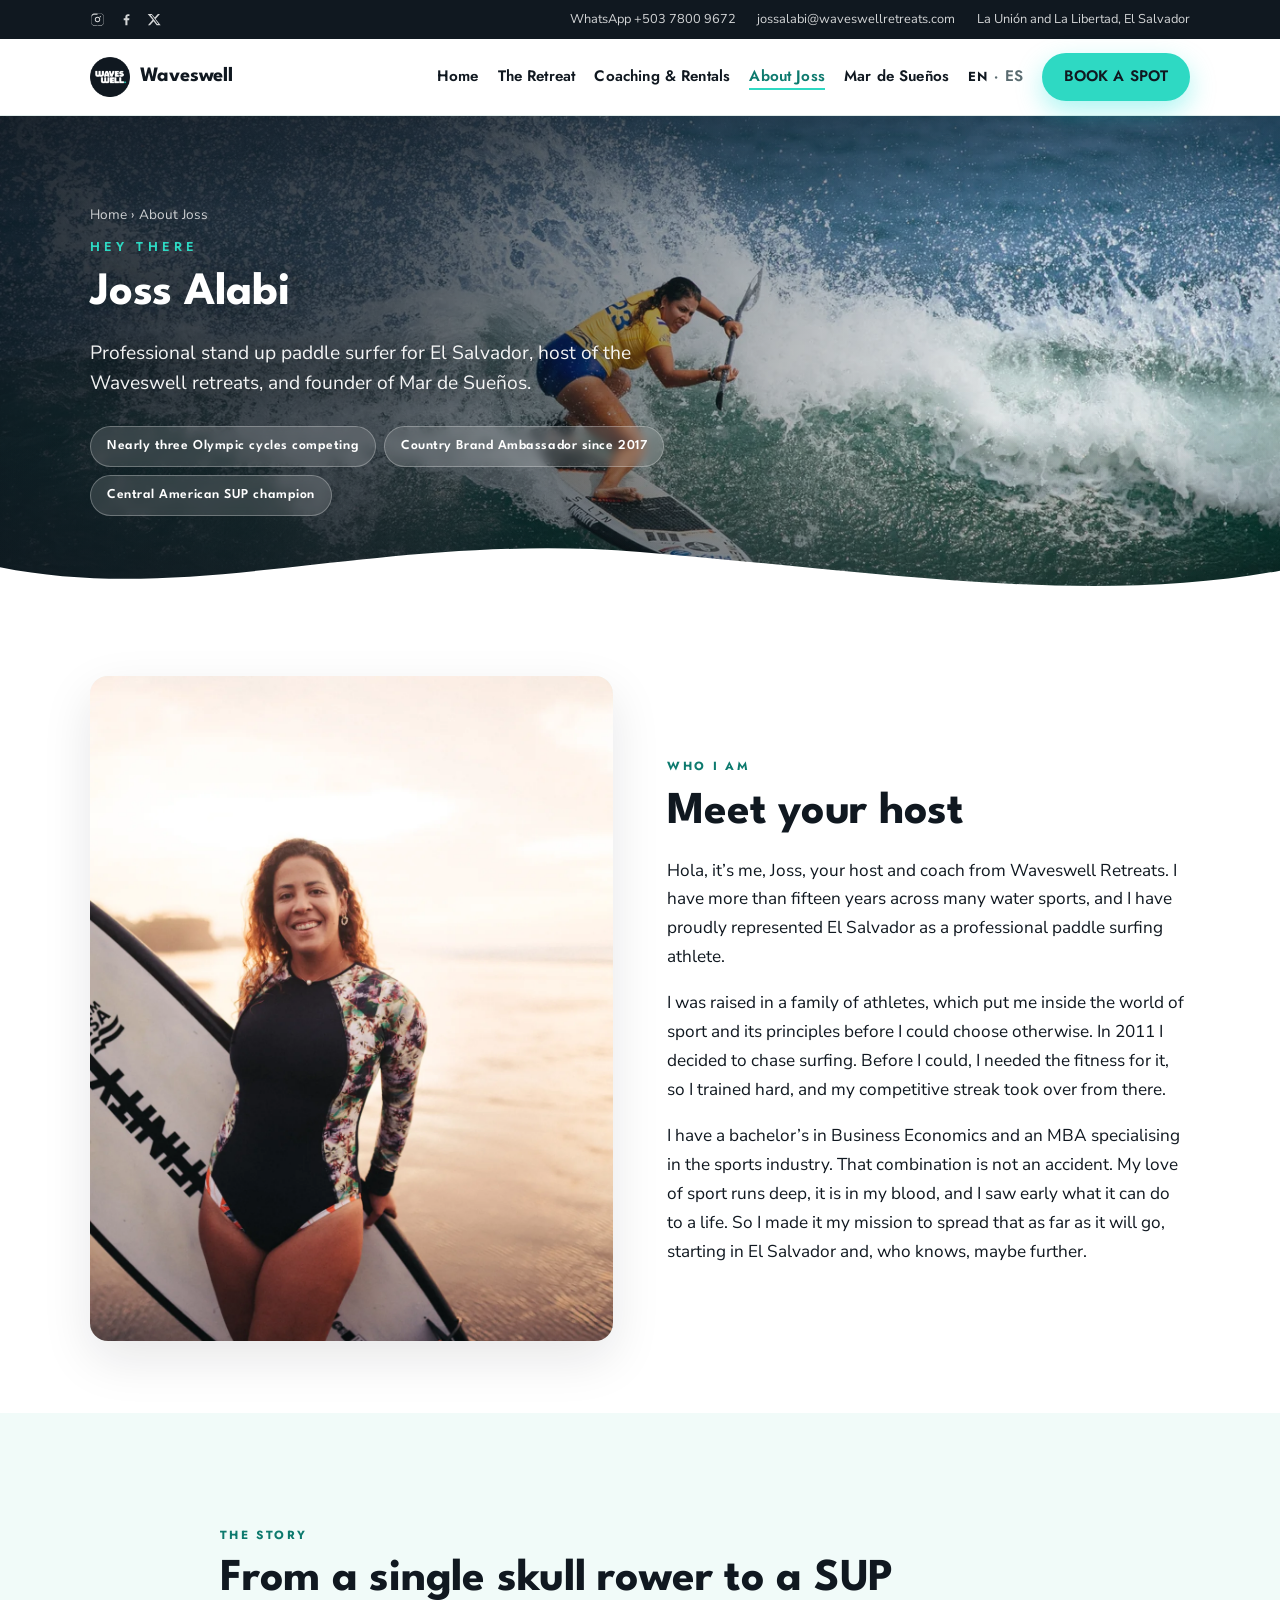
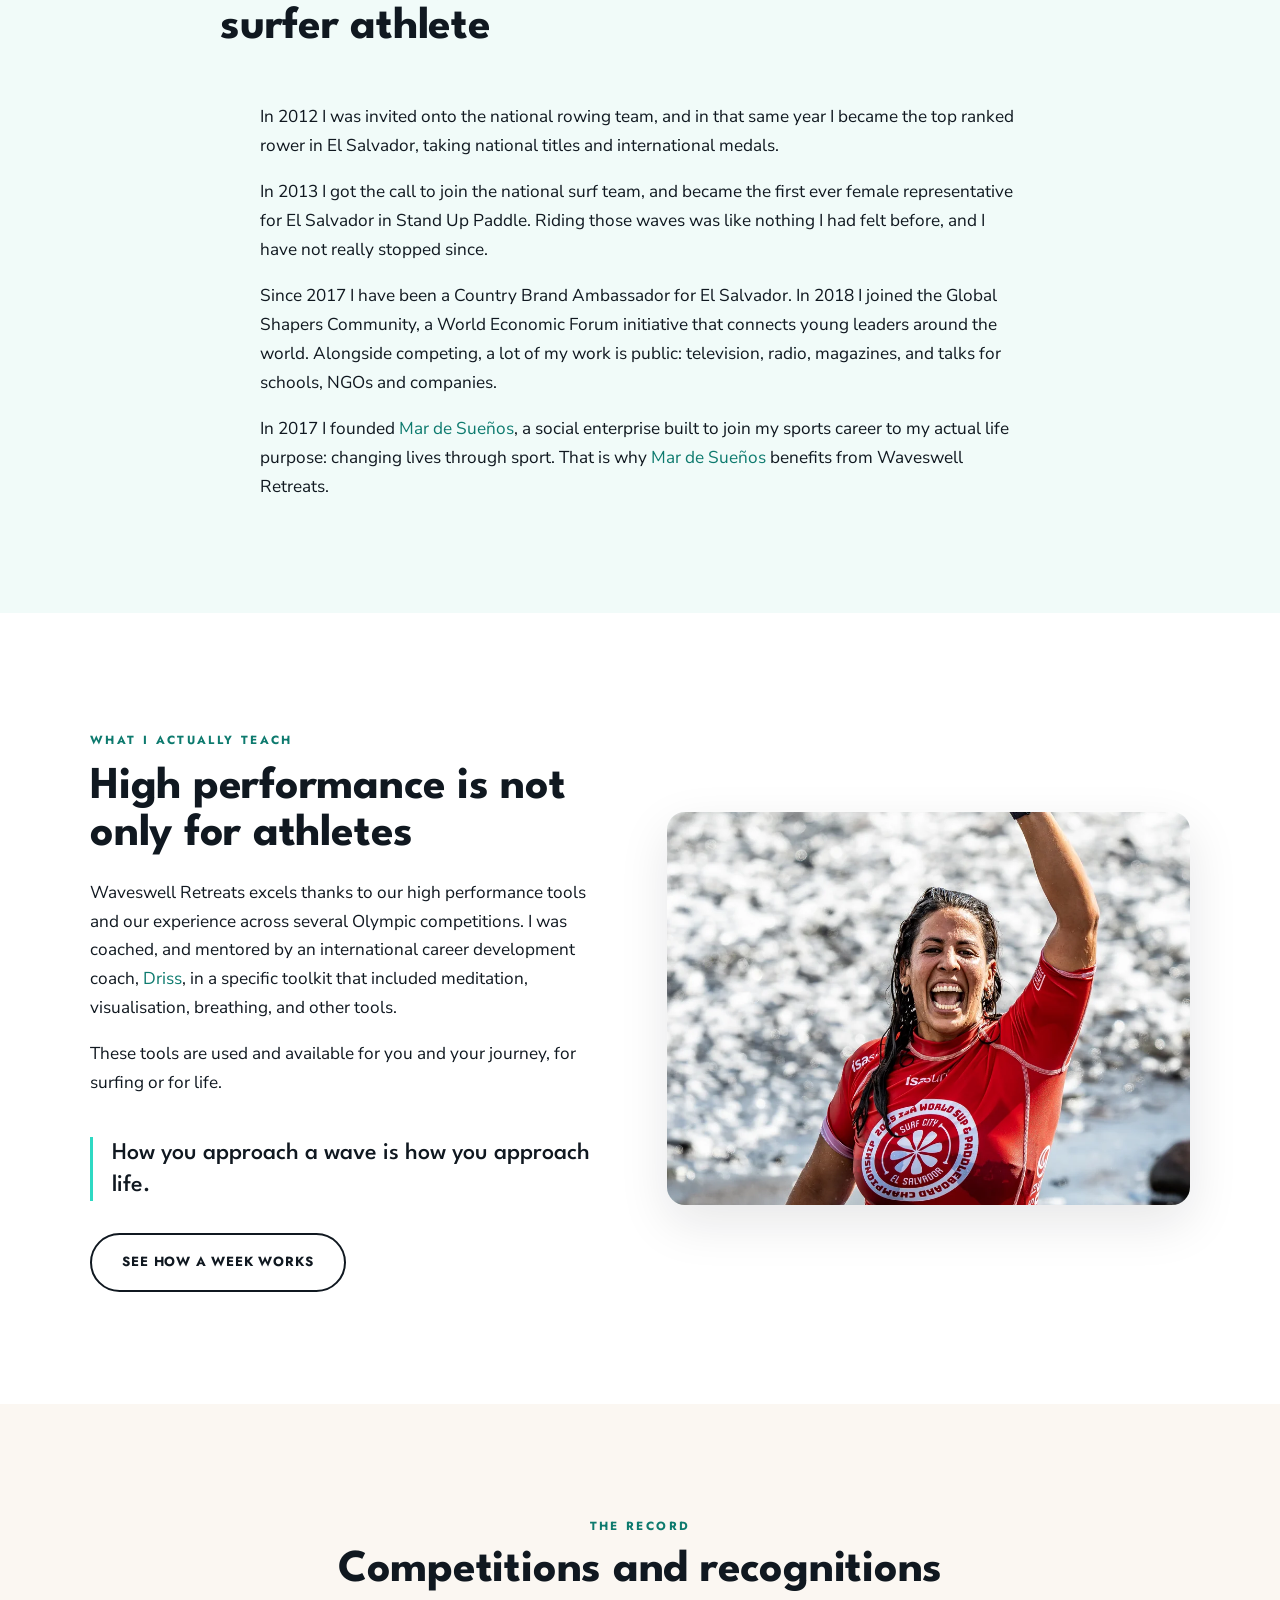
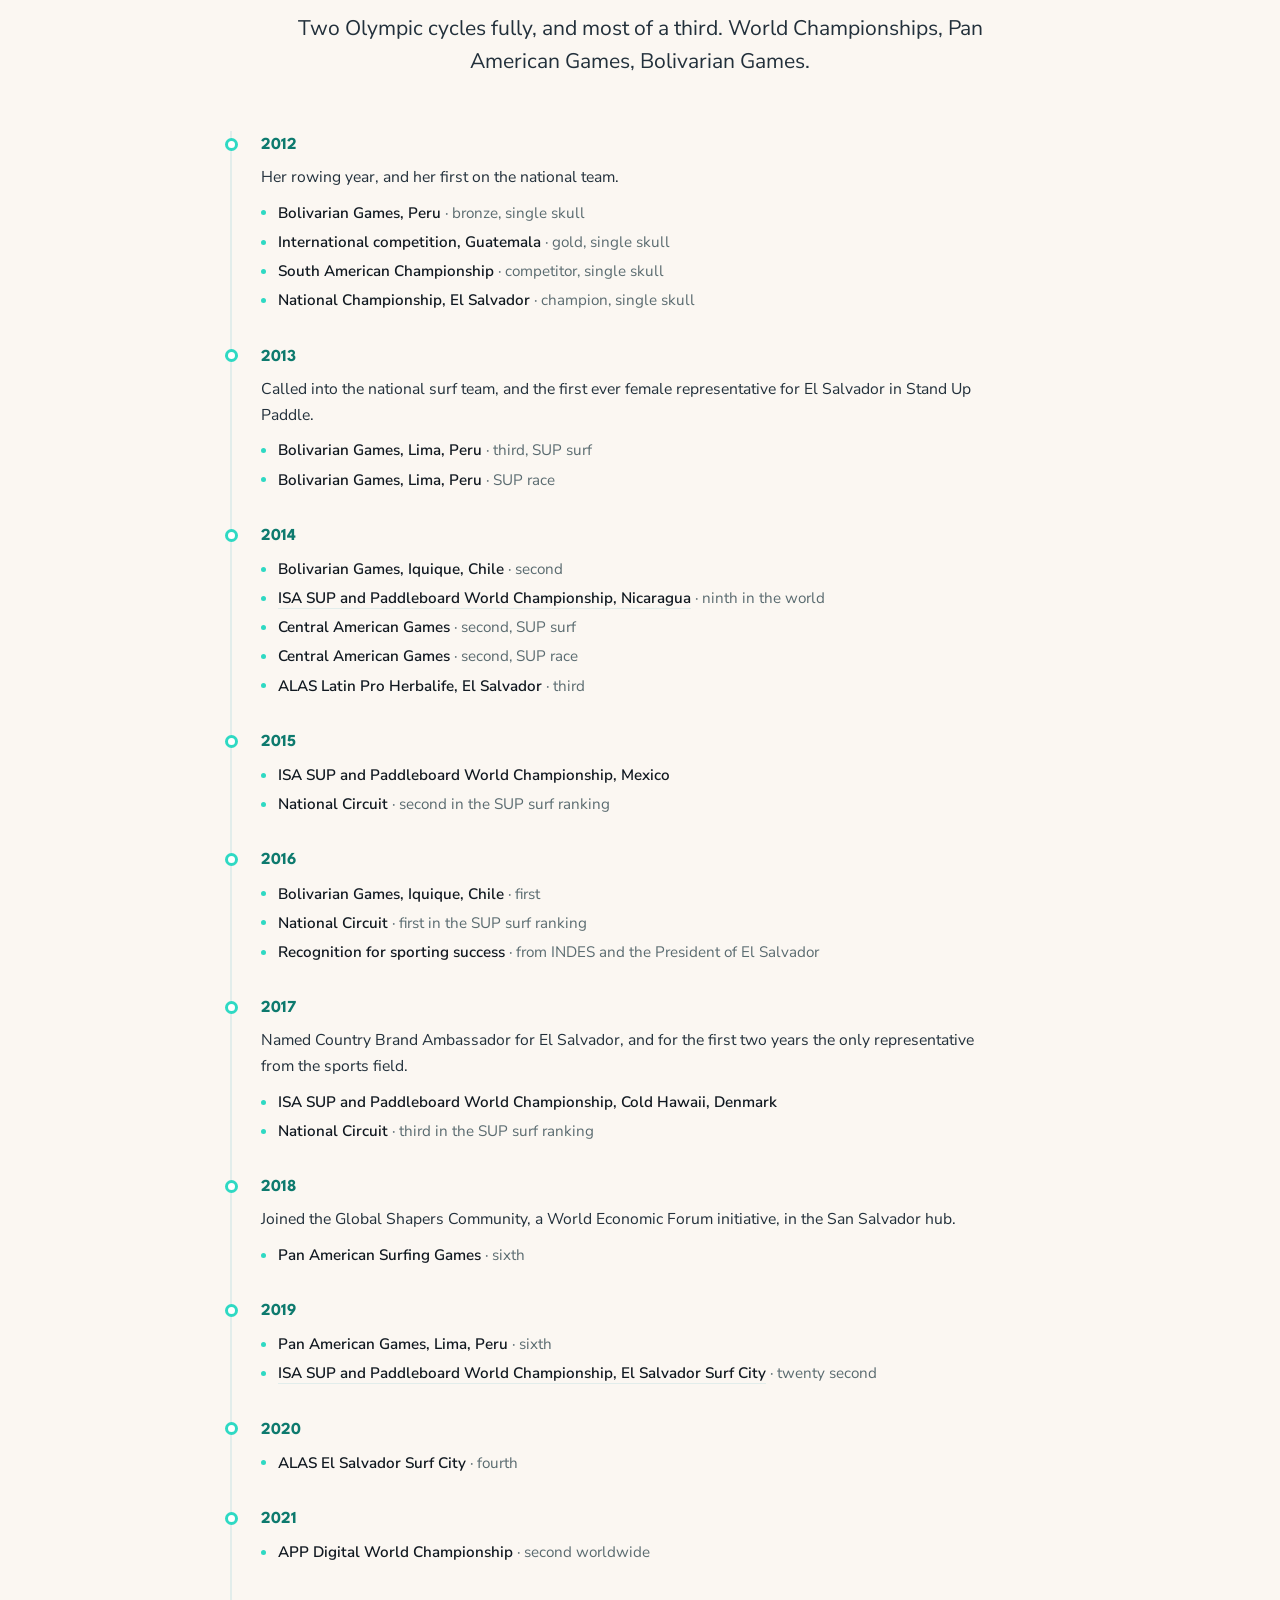
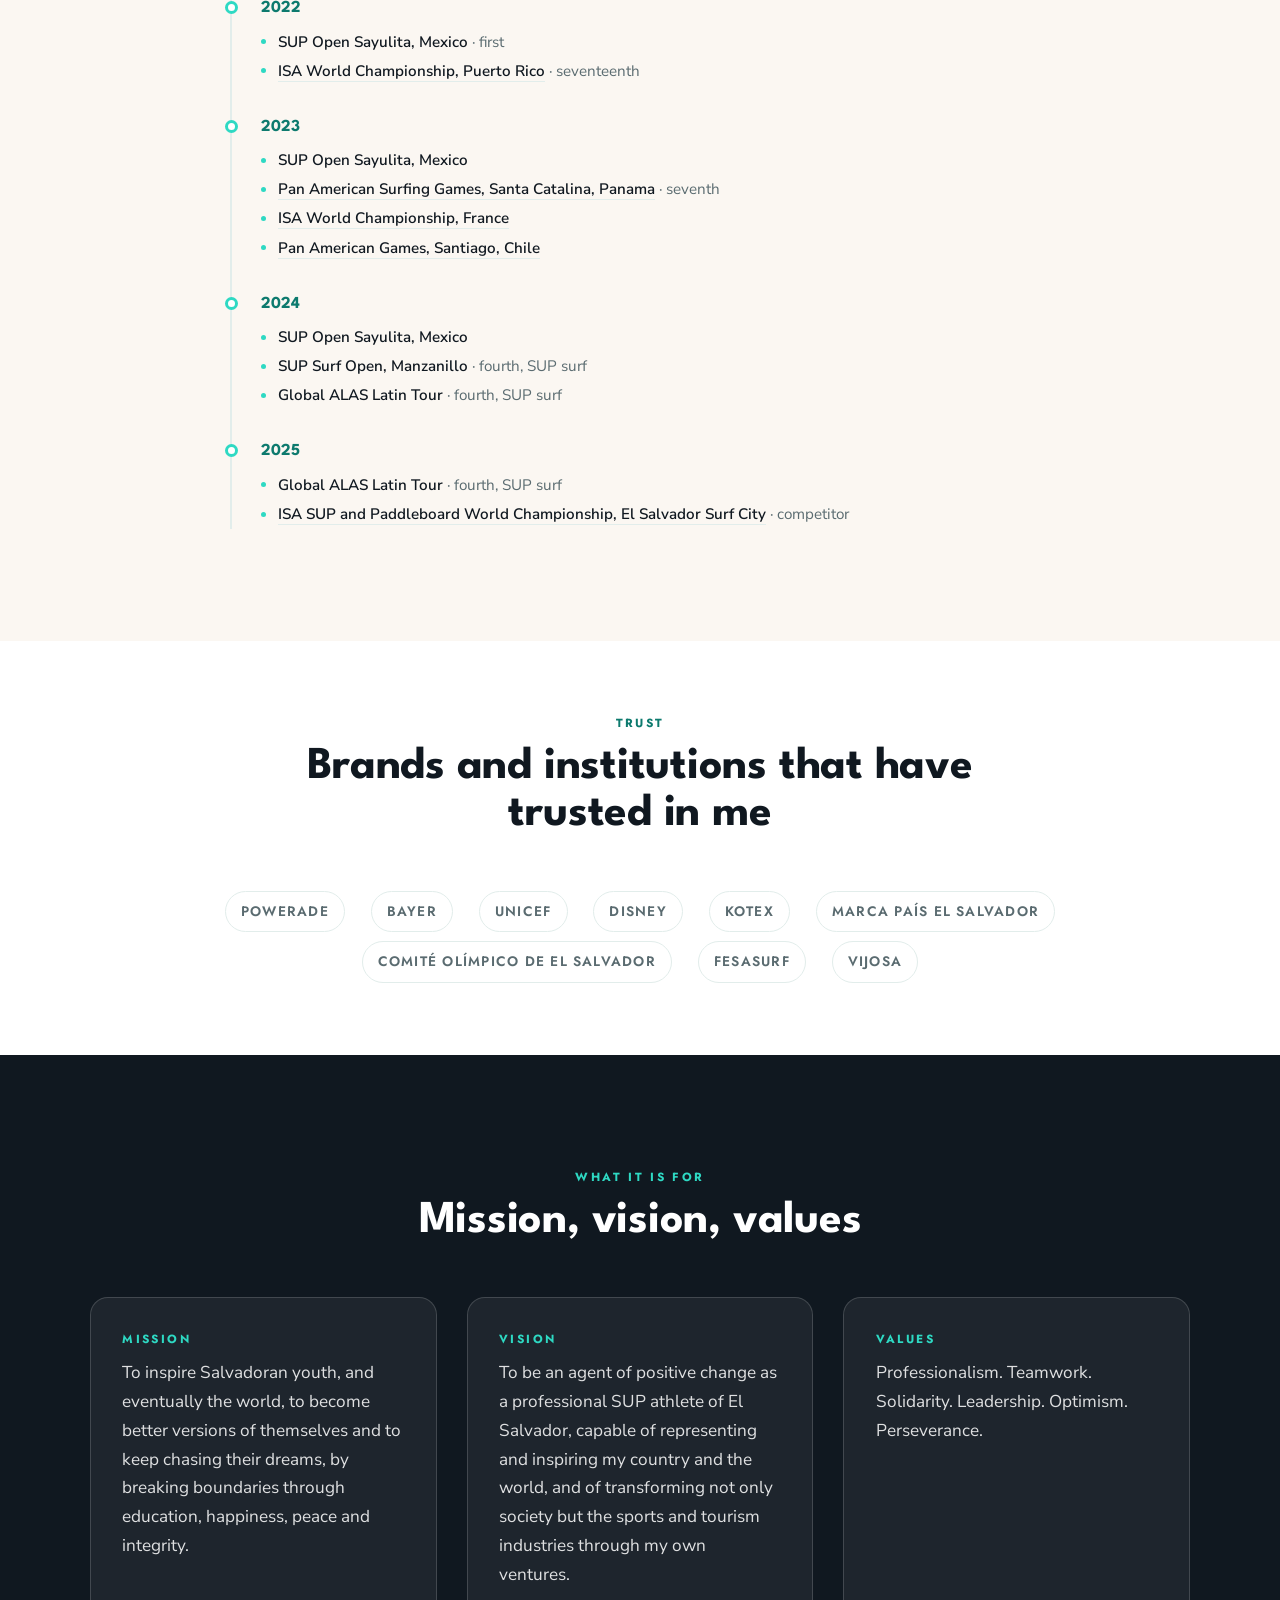
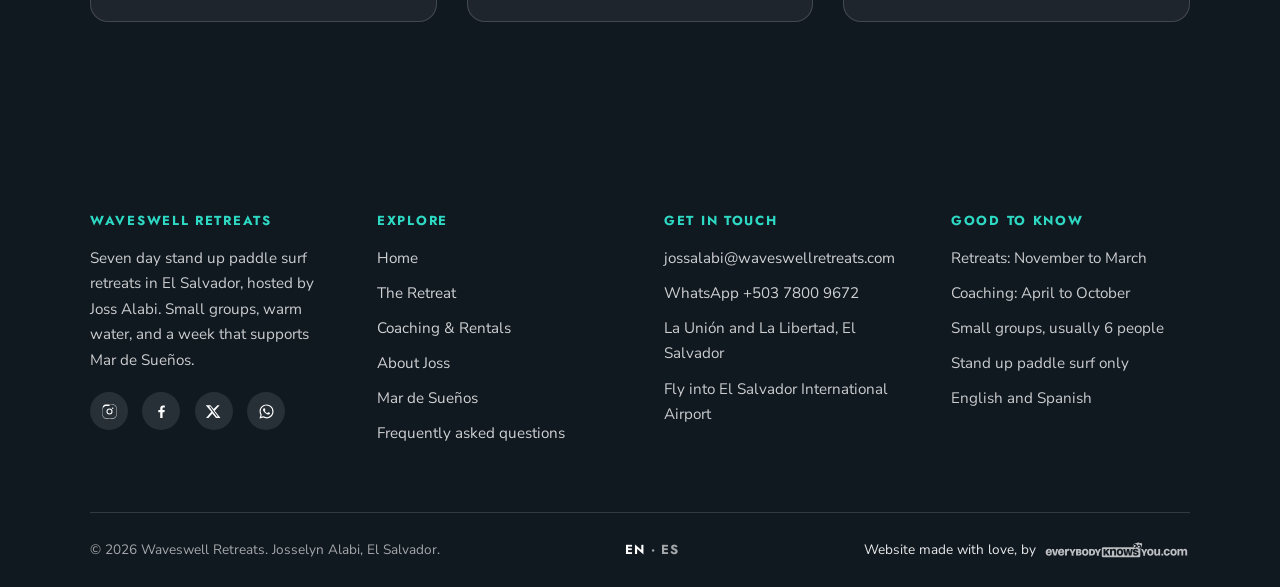
<file: about.html>
<!DOCTYPE html>
<html lang="en">
<head>
<meta charset="UTF-8">
<meta name="viewport" content="width=device-width, initial-scale=1.0">

<title>Joss Alabi, Pro Stand Up Paddle Surfer, El Salvador</title>
<meta name="description" content="Josselyn Alabi has more than fifteen years across many water sports and has represented El Salvador in stand up paddle across nearly three Olympic cycles. Her story, her record, and what she teaches.">
<meta name="keywords" content="Joss Alabi, Josselyn Alabi, El Salvador SUP athlete, stand up paddle champion, Pan American Games SUP, Country Brand Ambassador El Salvador, Mar de Suenos founder">

<link rel="canonical" href="https://waveswellretreats.com/about.html">
<link rel="alternate" hreflang="en" href="https://waveswellretreats.com/about.html">
<link rel="alternate" hreflang="es" href="https://waveswellretreats.com/es/about.html">
<link rel="alternate" hreflang="es-SV" href="https://waveswellretreats.com/es/about.html">
<link rel="alternate" hreflang="x-default" href="https://waveswellretreats.com/about.html">

<meta property="og:title" content="Joss Alabi, Pro Stand Up Paddle Surfer, El Salvador">
<meta property="og:description" content="Josselyn Alabi has more than fifteen years across many water sports and has represented El Salvador in stand up paddle across nearly three Olympic cycles. Her story, her record, and what she teaches.">
<meta property="og:type" content="website">
<meta property="og:url" content="https://waveswellretreats.com/about.html">
<meta property="og:image" content="https://waveswellretreats.com/assets/images/social-share/social-share-waveswell-retreats-waveswellretreats.com.jpg">
<meta property="og:image:width" content="1200">
<meta property="og:image:height" content="630">
<meta property="og:site_name" content="Waveswell Retreats">
<meta property="og:locale" content="en_US">
<meta name="twitter:card" content="summary_large_image">
<meta name="twitter:site" content="@JossAlabi">
<meta name="twitter:title" content="Joss Alabi, Pro Stand Up Paddle Surfer, El Salvador">
<meta name="twitter:description" content="Josselyn Alabi has more than fifteen years across many water sports and has represented El Salvador in stand up paddle across nearly three Olympic cycles. Her story, her record, and what she teaches.">
<meta name="twitter:image" content="https://waveswellretreats.com/assets/images/social-share/social-share-waveswell-retreats-waveswellretreats.com.jpg">

<meta name="robots" content="index, follow, max-image-preview:large, max-snippet:-1, max-video-preview:-1">
<meta name="author" content="Josselyn Alabi">
<meta name="theme-color" content="#2ED9C3">
<meta name="geo.region" content="SV">
<meta name="geo.placename" content="La Uni&#243;n, El Salvador">
<meta http-equiv="content-language" content="en">

<link rel="icon" href="favicon.ico" sizes="any">
<link rel="icon" type="image/png" sizes="32x32" href="favicon-32x32.png">
<link rel="icon" type="image/png" sizes="16x16" href="favicon-16x16.png">
<link rel="apple-touch-icon" sizes="180x180" href="apple-touch-icon.png">
<link rel="manifest" href="site.webmanifest">
<link rel="alternate" type="text/plain" title="llms.txt" href="https://waveswellretreats.com/llms.txt">
<link rel="preload" as="image" href="assets/images/hero/joss-alabi-competing-waveswellretreats.com.webp" type="image/webp">

<link rel="preconnect" href="https://fonts.googleapis.com">
<link rel="preconnect" href="https://fonts.gstatic.com" crossorigin>
<link rel="preload" as="style" href="https://fonts.googleapis.com/css2?family=Jost:wght@400;500;600&family=League+Spartan:wght@500;700;900&family=Nunito+Sans:ital,wght@0,400;0,600;0,800;1,400&display=swap">
<link rel="stylesheet" href="https://fonts.googleapis.com/css2?family=Jost:wght@400;500;600&family=League+Spartan:wght@500;700;900&family=Nunito+Sans:ital,wght@0,400;0,600;0,800;1,400&display=swap" media="print" onload="this.media='all'">
<noscript><link rel="stylesheet" href="https://fonts.googleapis.com/css2?family=Jost:wght@400;500;600&family=League+Spartan:wght@500;700;900&family=Nunito+Sans:ital,wght@0,400;0,600;0,800;1,400&display=swap"></noscript>

<link rel="stylesheet" href="assets/css/tokens.css">
<link rel="stylesheet" href="assets/css/styles.css">
<script type="application/ld+json">
{"@context":"https://schema.org","@graph":[
 {"@type":"ProfilePage","@id":"https://waveswellretreats.com/about.html#page",
  "url":"https://waveswellretreats.com/about.html","name":"Joss Alabi","inLanguage":"en",
  "isPartOf":{"@id":"https://waveswellretreats.com/#website"},
  "mainEntity":{"@id":"https://waveswellretreats.com/#joss"}},
 {"@type":"Person","@id":"https://waveswellretreats.com/#joss",
  "name":"Josselyn Alabi","alternateName":"Joss Alabi",
  "jobTitle":"Professional stand up paddle surfer and retreat host",
  "description":"Josselyn Alabi is a professional stand up paddle surfer with more than fifteen years across many water sports, who has represented El Salvador across nearly three Olympic cycles, competing at World Championships, the Pan American Games and the Bolivarian Games. She is the founder of Waveswell Retreats and of the social project Mar de Suenos, and has been a Country Brand Ambassador for El Salvador since 2017.",
  "gender":"Female","nationality":{"@type":"Country","name":"El Salvador"},
  "knowsLanguage":["es","en"],
  "knowsAbout":["Stand up paddle surfing","SUP surf coaching","High performance sports coaching","Sports management","Social entrepreneurship"],
  "alumniOf":{"@type":"CollegeOrUniversity","name":"Escuela Superior de Economia y Negocios"},
  "worksFor":{"@id":"https://waveswellretreats.com/#org"},
  "award":["Bronze, Bolivarian Games 2012, rowing single skull","Gold, international single skull competition, Guatemala 2012","National single skull rowing champion, El Salvador 2012","Bronze, Bolivarian Games 2013, SUP surf","Silver, Bolivarian Games 2014","Ninth, ISA SUP and Paddleboard World Championship, Nicaragua 2014","Second, Central American Games 2014, SUP surf","Second, Central American Games 2014, SUP race","Third, ALAS Latin Pro Herbalife El Salvador 2014","First place, Bolivarian Games 2016","First, National Circuit SUP surf ranking, El Salvador 2016","Country Brand Ambassador of El Salvador, 2017","Sixth, Pan American Surfing Games 2018","Sixth, Pan American Games Lima 2019","Twenty second, ISA SUP and Paddleboard World Championship, El Salvador 2019","Fourth, ALAS El Salvador Surf City 2020","Second worldwide, APP Digital World Championship 2021","Winner, SUP Open Sayulita 2022","Seventeenth, ISA World Championship, Puerto Rico 2022","Seventh, Pan American Surfing Games, Santa Catalina 2023","Fourth, SUP Surf Open Manzanillo 2024","Fourth, Global ALAS Latin Tour 2024","Fourth, Global ALAS Latin Tour 2025"],
  "image":"https://waveswellretreats.com/assets/images/hero/portrait-joss-alabi-waveswellretreats.com.webp",
  "sameAs":["https://www.instagram.com/jossalabi/","https://www.facebook.com/JossAlabi/","https://twitter.com/JossAlabi"]}]}
</script>
</head>
<body>
<a class="skip" href="#main">Skip to content</a>

<div class="utility">
  <div class="wrap">
    <div class="utility__set utility__socials">
      <a href="https://www.instagram.com/jossalabi/" target="_blank" rel="noopener" aria-label="Instagram"><svg viewBox="0 0 24 24" aria-hidden="true"><path d="M12 2.2c3.2 0 3.6 0 4.9.07 1.2.05 1.8.25 2.2.42.6.22 1 .48 1.4.9.4.4.7.8.9 1.4.2.4.4 1 .4 2.2.1 1.3.1 1.7.1 4.9s0 3.6-.1 4.9c0 1.2-.2 1.8-.4 2.2-.2.6-.5 1-.9 1.4-.4.4-.8.7-1.4.9-.4.2-1 .4-2.2.4-1.3.1-1.7.1-4.9.1s-3.6 0-4.9-.1c-1.2 0-1.8-.2-2.2-.4-.6-.2-1-.5-1.4-.9-.4-.4-.7-.8-.9-1.4-.2-.4-.4-1-.4-2.2C2.2 15.6 2.2 15.2 2.2 12s0-3.6.1-4.9c0-1.2.2-1.8.4-2.2.2-.6.5-1 .9-1.4.4-.4.8-.7 1.4-.9.4-.2 1-.4 2.2-.4C8.4 2.2 8.8 2.2 12 2.2m0 2.1c-3.1 0-3.5 0-4.7.07-1.1.05-1.7.24-2.1.4-.5.2-.9.44-1.3.84-.4.4-.64.8-.84 1.3-.16.4-.35 1-.4 2.1C2.6 8.5 2.6 8.9 2.6 12s0 3.5.06 4.7c.05 1.1.24 1.7.4 2.1.2.5.44.9.84 1.3.4.4.8.64 1.3.84.4.16 1 .35 2.1.4 1.2.06 1.6.06 4.7.06s3.5 0 4.7-.06c1.1-.05 1.7-.24 2.1-.4.5-.2.9-.44 1.3-.84.4-.4.64-.8.84-1.3.16-.4.35-1 .4-2.1.06-1.2.06-1.6.06-4.7s0-3.5-.06-4.7c-.05-1.1-.24-1.7-.4-2.1-.2-.5-.44-.9-.84-1.3-.4-.4-.8-.64-1.3-.84-.4-.16-1-.35-2.1-.4-1.2-.06-1.6-.06-4.7-.06Zm0 3.4a4.3 4.3 0 1 1 0 8.6 4.3 4.3 0 0 1 0-8.6Zm0 7.1a2.8 2.8 0 1 0 0-5.6 2.8 2.8 0 0 0 0 5.6Zm5.5-7.3a1 1 0 1 1-2 0 1 1 0 0 1 2 0Z"/></svg></a>
      <a href="https://www.facebook.com/JossAlabi/" target="_blank" rel="noopener" aria-label="Facebook"><svg viewBox="0 0 24 24" aria-hidden="true"><path d="M13.5 21v-8h2.7l.4-3.1h-3.1V7.9c0-.9.25-1.5 1.55-1.5H16.7V3.6c-.3 0-1.3-.13-2.45-.13-2.4 0-4.05 1.47-4.05 4.18V9.9H7.5V13h2.7v8h3.3Z"/></svg></a>
      <a href="https://twitter.com/JossAlabi" target="_blank" rel="noopener" aria-label="X"><svg viewBox="0 0 24 24" aria-hidden="true"><path d="M17.5 3h3.2l-7 8 8.2 10h-6.4l-5-6.1L4.7 21H1.5l7.5-8.6L1.1 3h6.6l4.5 5.6L17.5 3Zm-1.1 16h1.8L7.7 4.8H5.8L16.4 19Z"/></svg></a>
    </div>
    <div class="utility__set">
      <a href="https://wa.me/50378009672" target="_blank" rel="noopener">WhatsApp +503 7800 9672</a>
      <a href="mailto:jossalabi@waveswellretreats.com">jossalabi@waveswellretreats.com</a>
      <span>La Uni&#243;n and La Libertad, El Salvador</span>
    </div>
  </div>
</div>

<header class="site-header">
  <div class="wrap">
    <a class="brand" href="index.html">
      <img src="assets/images/logos/logo-waveswell-retreats-waveswellretreats.com.png" alt="Waveswell Retreats" width="40" height="40" style="height:40px;width:40px">
      <span>Waveswell</span>
    </a>
    <button class="nav-toggle" aria-label="Open menu" aria-expanded="false" aria-controls="mainnav"><span></span><span></span><span></span></button>
    <nav class="nav" id="mainnav" aria-label="Main">
      <a href="index.html">Home</a>
      <a href="retreat.html">The Retreat</a>
      <a href="coaching.html">Coaching &amp; Rentals</a>
      <a href="about.html" aria-current="page">About Joss</a>
      <a href="mar-de-suenos.html">Mar de Sue&#241;os</a>
      <div class="lang"><span class="active">EN</span> &middot; <a href="es/about.html" hreflang="es">ES</a></div>
      <a class="btn btn--primary btn--sm" href="retreat.html#dates">Book a spot</a>
    </nav>
  </div>
</header>

<main id="main">

<section class="hero hero--page">
  <div class="hero__media">
    <img src="assets/images/hero/joss-alabi-competing-waveswellretreats.com.webp" alt="Joss Alabi competing on a stand up paddle board" fetchpriority="high" width="1400" height="1050">
  </div>
  <div class="wrap">
    <div class="hero__inner">
      <p class="crumbs"><a href="index.html">Home</a> &rsaquo; About Joss</p>
      <span class="script">Hey there</span>
      <h1>Joss Alabi</h1>
      <p class="hero__sub">Professional stand up paddle surfer for El Salvador, host of the Waveswell retreats, and founder of Mar de Sue&#241;os.</p>
      <ul class="hero__facts">
        <li>Nearly three Olympic cycles competing</li>
        <li>Country Brand Ambassador since 2017</li>
        <li>Central American SUP champion</li>
      </ul>
    </div>
  </div>
  <div class="hero__wave"><svg viewBox="0 0 1440 90" preserveAspectRatio="none" aria-hidden="true"><path d="M0,46 C220,92 430,4 720,28 C980,50 1220,92 1440,50 L1440,90 L0,90 Z"></path></svg></div>
</section>

<section class="band band--tight">
  <div class="wrap">
    <div class="split">
      <div class="split__media reveal" style="aspect-ratio:11/14">
        <img src="assets/images/hero/portrait-joss-alabi-waveswellretreats.com.webp" alt="Joss Alabi holding her board on the beach at golden hour" loading="lazy" width="1100" height="1400">
      </div>
      <div class="reveal">
        <span class="eyebrow">Who I am</span>
        <h2>Meet your host</h2>
        <p>Hola, it&rsquo;s me, Joss, your host and coach from Waveswell Retreats. I have more than fifteen years across many water sports, and I have proudly represented El Salvador as a professional paddle surfing athlete.</p>
        <p>I was raised in a family of athletes, which put me inside the world of sport and its principles before I could choose otherwise. In 2011 I decided to chase surfing. Before I could, I needed the fitness for it, so I trained hard, and my competitive streak took over from there.</p>
        <p>I have a bachelor&rsquo;s in Business Economics and an MBA specialising in the sports industry. That combination is not an accident. My love of sport runs deep, it is in my blood, and I saw early what it can do to a life. So I made it my mission to spread that as far as it will go, starting in El Salvador and, who knows, maybe further.</p>
      </div>
    </div>
  </div>
</section>

<section class="band band--surface">
  <div class="wrap narrow">
    <div class="head reveal">
      <span class="eyebrow">The story</span>
      <h2>From a single skull rower to a SUP surfer athlete</h2>
    </div>
    <div class="reveal measure">
      <p>In 2012 I was invited onto the national rowing team, and in that same year I became the top ranked rower in El Salvador, taking national titles and international medals.</p>
      <p>In 2013 I got the call to join the national surf team, and became the first ever female representative for El Salvador in Stand Up Paddle. Riding those waves was like nothing I had felt before, and I have not really stopped since.</p>
      <p>Since 2017 I have been a Country Brand Ambassador for El Salvador. In 2018 I joined the Global Shapers Community, a World Economic Forum initiative that connects young leaders around the world. Alongside competing, a lot of my work is public: television, radio, magazines, and talks for schools, NGOs and companies.</p>
      <p>In 2017 I founded <a href="mar-de-suenos.html">Mar de Sue&#241;os</a>, a social enterprise built to join my sports career to my actual life purpose: changing lives through sport. That is why <a href="mar-de-suenos.html">Mar de Sue&#241;os</a> benefits from Waveswell Retreats.</p>
    </div>
  </div>
</section>

<section class="band">
  <div class="wrap">
    <div class="split split--flip">
      <div class="split__media reveal">
        <img src="assets/images/gallery/joss-alabi-world-championship-waveswellretreats.com.webp" alt="Joss Alabi coming out of the water in an ISA World Championship jersey with her fist raised" loading="lazy" width="1000" height="1250">
      </div>
      <div class="reveal">
        <span class="eyebrow">What I actually teach</span>
        <h2>High performance is not only for athletes</h2>
        <p>Waveswell Retreats excels thanks to our high performance tools and our experience across several Olympic competitions. I was coached, and mentored by an international career development coach, <a href="https://thebodyandmindcoach.com/" target="_blank" rel="noopener">Driss</a>, in a specific toolkit that included meditation, visualisation, breathing, and other tools.</p>
        <p>These tools are used and available for you and your journey, for surfing or for life.</p>
        <blockquote class="pullquote reveal"><p>How you approach a wave is how you approach life.</p></blockquote>
        <div class="btns"><a class="btn btn--ghost" href="retreat.html">See how a week works</a></div>
      </div>
    </div>
  </div>
</section>

<section class="band band--sand">
  <div class="wrap">
    <div class="head center reveal">
      <span class="eyebrow">The record</span>
      <h2>Competitions and recognitions</h2>
      <p class="lede">Two Olympic cycles fully, and most of a third. World Championships, Pan American Games, Bolivarian Games.</p>
    </div>
    <div class="reveal" style="max-width:820px;margin-inline:auto">
      <ul class="timeline">
        <li><span class="yr">2012</span>
          <p>Her rowing year, and her first on the national team.</p>
          <ul class="events">
            <li><span class="ev">Bolivarian Games, Peru</span><span class="res">bronze, single skull</span></li>
            <li><span class="ev">International competition, Guatemala</span><span class="res">gold, single skull</span></li>
            <li><span class="ev">South American Championship</span><span class="res">competitor, single skull</span></li>
            <li><span class="ev">National Championship, El Salvador</span><span class="res">champion, single skull</span></li>
          </ul>
        </li>
        <li><span class="yr">2013</span>
          <p>Called into the national surf team, and the first ever female representative for El Salvador in Stand Up Paddle.</p>
          <ul class="events">
            <li><span class="ev">Bolivarian Games, Lima, Peru</span><span class="res">third, SUP surf</span></li>
            <li><span class="ev">Bolivarian Games, Lima, Peru</span><span class="res">SUP race</span></li>
          </ul>
        </li>
        <li><span class="yr">2014</span>
          <ul class="events">
            <li><span class="ev">Bolivarian Games, Iquique, Chile</span><span class="res">second</span></li>
            <li><a class="ev" href="https://isawsuppc.com/2014/es/results/" target="_blank" rel="noopener" title="Results">ISA SUP and Paddleboard World Championship, Nicaragua</a><span class="res">ninth in the world</span></li>
            <li><span class="ev">Central American Games</span><span class="res">second, SUP surf</span></li>
            <li><span class="ev">Central American Games</span><span class="res">second, SUP race</span></li>
            <li><span class="ev">ALAS Latin Pro Herbalife, El Salvador</span><span class="res">third</span></li>
          </ul>
        </li>
        <li><span class="yr">2015</span>
          <ul class="events">
            <li><span class="ev">ISA SUP and Paddleboard World Championship, Mexico</span></li>
            <li><span class="ev">National Circuit</span><span class="res">second in the SUP surf ranking</span></li>
          </ul>
        </li>
        <li><span class="yr">2016</span>
          <ul class="events">
            <li><span class="ev">Bolivarian Games, Iquique, Chile</span><span class="res">first</span></li>
            <li><span class="ev">National Circuit</span><span class="res">first in the SUP surf ranking</span></li>
            <li><span class="ev">Recognition for sporting success</span><span class="res">from INDES and the President of El Salvador</span></li>
          </ul>
        </li>
        <li><span class="yr">2017</span>
          <p>Named Country Brand Ambassador for El Salvador, and for the first two years the only representative from the sports field.</p>
          <ul class="events">
            <li><span class="ev">ISA SUP and Paddleboard World Championship, Cold Hawaii, Denmark</span></li>
            <li><span class="ev">National Circuit</span><span class="res">third in the SUP surf ranking</span></li>
          </ul>
        </li>
        <li><span class="yr">2018</span>
          <p>Joined the Global Shapers Community, a World Economic Forum initiative, in the San Salvador hub.</p>
          <ul class="events">
            <li><span class="ev">Pan American Surfing Games</span><span class="res">sixth</span></li>
          </ul>
        </li>
        <li><span class="yr">2019</span>
          <ul class="events">
            <li><span class="ev">Pan American Games, Lima, Peru</span><span class="res">sixth</span></li>
            <li><a class="ev" href="https://isaworlds.com/sup/2019/pdf/2019_WSUPPC_WOMEN_SUP_Surfing_final.pdf" target="_blank" rel="noopener" title="Results">ISA SUP and Paddleboard World Championship, El Salvador Surf City</a><span class="res">twenty second</span></li>
          </ul>
        </li>
        <li><span class="yr">2020</span>
          <ul class="events">
            <li><span class="ev">ALAS El Salvador Surf City</span><span class="res">fourth</span></li>
          </ul>
        </li>
        <li><span class="yr">2021</span>
          <ul class="events">
            <li><span class="ev">APP Digital World Championship</span><span class="res">second worldwide</span></li>
          </ul>
        </li>
        <li><span class="yr">2022</span>
          <ul class="events">
            <li><span class="ev">SUP Open Sayulita, Mexico</span><span class="res">first</span></li>
            <li><a class="ev" href="https://isasurf.org/pdfs/ISAWSUPPC_2022-SUP_SURFING_Final_Results.pdf" target="_blank" rel="noopener" title="Results">ISA World Championship, Puerto Rico</a><span class="res">seventeenth</span></li>
          </ul>
        </li>
        <li><span class="yr">2023</span>
          <ul class="events">
            <li><span class="ev">SUP Open Sayulita, Mexico</span></li>
            <li><a class="ev" href="https://www.pasasurf.org/wp-content/uploads/2023/05/PAN-AMERICAN-SURFING-GAMES-Panama-Santa-Catalina-21-al-30-de-Abril-2023-DIAFINAL.pdf" target="_blank" rel="noopener" title="Results">Pan American Surfing Games, Santa Catalina, Panama</a><span class="res">seventh</span></li>
            <li><a class="ev" href="https://isasurf.org/event/2023-isa-world-sup-and-paddleboard-championship/" target="_blank" rel="noopener" title="Results">ISA World Championship, France</a></li>
            <li><a class="ev" href="https://results-santiago2023.org/#/discipline/SRF/final-rank/W.SUPSURF-----------" target="_blank" rel="noopener" title="Results">Pan American Games, Santiago, Chile</a></li>
          </ul>
        </li>
        <li><span class="yr">2024</span>
          <ul class="events">
            <li><span class="ev">SUP Open Sayulita, Mexico</span></li>
            <li><span class="ev">SUP Surf Open, Manzanillo</span><span class="res">fourth, SUP surf</span></li>
            <li><span class="ev">Global ALAS Latin Tour</span><span class="res">fourth, SUP surf</span></li>
          </ul>
        </li>
        <li><span class="yr">2025</span>
          <ul class="events">
            <li><span class="ev">Global ALAS Latin Tour</span><span class="res">fourth, SUP surf</span></li>
            <li><a class="ev" href="https://isasurf.org/event/2025-isa-world-sup-paddleboard-championship/" target="_blank" rel="noopener" title="Results">ISA SUP and Paddleboard World Championship, El Salvador Surf City</a><span class="res">competitor</span></li>
          </ul>
        </li>
      </ul>
    </div>
  </div>
</section>

<section class="band band--tight">
  <div class="wrap narrow center">
    <div class="head center reveal">
      <span class="eyebrow">Trust</span>
      <h2>Brands and institutions that have trusted in me</h2>
    </div>
    <div class="logowall reveal">
      <span>Powerade</span>
      <span>Bayer</span>
      <span>UNICEF</span>
      <span>Disney</span>
      <span>Kotex</span>
      <span>Marca Pa&#237;s El Salvador</span>
      <span>Comit&#233; Ol&#237;mpico de El Salvador</span>
      <span>FESASURF</span>
      <span>Vijosa</span>
    </div>
  </div>
</section>

<section class="band band--ink">
  <div class="wrap">
    <div class="head center reveal">
      <span class="eyebrow">What it is for</span>
      <h2>Mission, vision, values</h2>
    </div>
    <div class="grid grid--3">
      <article class="season__card reveal">
        <span class="eyebrow">Mission</span>
        <p>To inspire Salvadoran youth, and eventually the world, to become better versions of themselves and to keep chasing their dreams, by breaking boundaries through education, happiness, peace and integrity.</p>
      </article>
      <article class="season__card reveal">
        <span class="eyebrow">Vision</span>
        <p>To be an agent of positive change as a professional SUP athlete of El Salvador, capable of representing and inspiring my country and the world, and of transforming not only society but the sports and tourism industries through my own ventures.</p>
      </article>
      <article class="season__card reveal">
        <span class="eyebrow">Values</span>
        <p>Professionalism. Teamwork. Solidarity. Leadership. Optimism. Perseverance.</p>
      </article>
    </div>
  </div>
</section>

</main>

<footer class="site-footer">
  <div class="wrap">
    <div class="footer-grid">
      <div>
        <h4>Waveswell Retreats</h4>
        <p>Seven day stand up paddle surf retreats in El Salvador, hosted by Joss Alabi. Small groups, warm water, and a week that supports Mar de Sue&#241;os.</p>
        <div class="f-socials">
          <a href="https://www.instagram.com/jossalabi/" target="_blank" rel="noopener" aria-label="Instagram"><svg viewBox="0 0 24 24" aria-hidden="true"><path d="M12 2.2c3.2 0 3.6 0 4.9.07 1.2.05 1.8.25 2.2.42.6.22 1 .48 1.4.9.4.4.7.8.9 1.4.2.4.4 1 .4 2.2.1 1.3.1 1.7.1 4.9s0 3.6-.1 4.9c0 1.2-.2 1.8-.4 2.2-.2.6-.5 1-.9 1.4-.4.4-.8.7-1.4.9-.4.2-1 .4-2.2.4-1.3.1-1.7.1-4.9.1s-3.6 0-4.9-.1c-1.2 0-1.8-.2-2.2-.4-.6-.2-1-.5-1.4-.9-.4-.4-.7-.8-.9-1.4-.2-.4-.4-1-.4-2.2C2.2 15.6 2.2 15.2 2.2 12s0-3.6.1-4.9c0-1.2.2-1.8.4-2.2.2-.6.5-1 .9-1.4.4-.4.8-.7 1.4-.9.4-.2 1-.4 2.2-.4C8.4 2.2 8.8 2.2 12 2.2m0 2.1c-3.1 0-3.5 0-4.7.07-1.1.05-1.7.24-2.1.4-.5.2-.9.44-1.3.84-.4.4-.64.8-.84 1.3-.16.4-.35 1-.4 2.1C2.6 8.5 2.6 8.9 2.6 12s0 3.5.06 4.7c.05 1.1.24 1.7.4 2.1.2.5.44.9.84 1.3.4.4.8.64 1.3.84.4.16 1 .35 2.1.4 1.2.06 1.6.06 4.7.06s3.5 0 4.7-.06c1.1-.05 1.7-.24 2.1-.4.5-.2.9-.44 1.3-.84.4-.4.64-.8.84-1.3.16-.4.35-1 .4-2.1.06-1.2.06-1.6.06-4.7s0-3.5-.06-4.7c-.05-1.1-.24-1.7-.4-2.1-.2-.5-.44-.9-.84-1.3-.4-.4-.8-.64-1.3-.84-.4-.16-1-.35-2.1-.4-1.2-.06-1.6-.06-4.7-.06Zm0 3.4a4.3 4.3 0 1 1 0 8.6 4.3 4.3 0 0 1 0-8.6Zm0 7.1a2.8 2.8 0 1 0 0-5.6 2.8 2.8 0 0 0 0 5.6Zm5.5-7.3a1 1 0 1 1-2 0 1 1 0 0 1 2 0Z"/></svg></a>
          <a href="https://www.facebook.com/JossAlabi/" target="_blank" rel="noopener" aria-label="Facebook"><svg viewBox="0 0 24 24" aria-hidden="true"><path d="M13.5 21v-8h2.7l.4-3.1h-3.1V7.9c0-.9.25-1.5 1.55-1.5H16.7V3.6c-.3 0-1.3-.13-2.45-.13-2.4 0-4.05 1.47-4.05 4.18V9.9H7.5V13h2.7v8h3.3Z"/></svg></a>
          <a href="https://twitter.com/JossAlabi" target="_blank" rel="noopener" aria-label="X"><svg viewBox="0 0 24 24" aria-hidden="true"><path d="M17.5 3h3.2l-7 8 8.2 10h-6.4l-5-6.1L4.7 21H1.5l7.5-8.6L1.1 3h6.6l4.5 5.6L17.5 3Zm-1.1 16h1.8L7.7 4.8H5.8L16.4 19Z"/></svg></a>
          <a href="https://wa.me/50378009672" target="_blank" rel="noopener" aria-label="WhatsApp"><svg viewBox="0 0 24 24" aria-hidden="true"><path d="M12.04 2C6.6 2 2.2 6.4 2.2 11.85c0 1.74.46 3.44 1.32 4.94L2.1 22l5.34-1.4a9.8 9.8 0 0 0 4.6 1.17h.01c5.43 0 9.84-4.4 9.84-9.85 0-2.63-1.03-5.1-2.89-6.96A9.78 9.78 0 0 0 12.04 2Zm0 18.02h-.01a8.2 8.2 0 0 1-4.16-1.14l-.3-.18-3.1.81.83-3.02-.2-.31a8.13 8.13 0 0 1-1.25-4.33c0-4.51 3.68-8.18 8.2-8.18a8.13 8.13 0 0 1 5.78 2.4 8.1 8.1 0 0 1 2.4 5.79c0 4.51-3.68 8.16-8.19 8.16Zm4.5-6.11c-.25-.13-1.46-.72-1.68-.8-.23-.09-.39-.13-.55.12-.17.25-.64.8-.78.97-.14.16-.29.18-.53.06-.25-.13-1.04-.39-1.98-1.23-.73-.65-1.23-1.46-1.37-1.71-.14-.25-.02-.38.11-.5.11-.11.25-.29.37-.43.13-.15.17-.25.25-.41.09-.17.04-.31-.02-.44-.06-.12-.55-1.34-.76-1.83-.2-.48-.4-.41-.55-.42h-.47c-.16 0-.42.06-.64.31-.22.25-.84.82-.84 2s.86 2.32.98 2.48c.12.16 1.69 2.58 4.1 3.62.57.25 1.02.39 1.37.5.58.19 1.1.16 1.52.1.46-.07 1.46-.6 1.66-1.18.21-.58.21-1.07.14-1.18-.06-.11-.22-.17-.47-.29Z"/></svg></a>
        </div>
      </div>
      <div>
        <h4>Explore</h4>
        <ul>
          <li><a href="index.html">Home</a></li>
          <li><a href="retreat.html">The Retreat</a></li>
          <li><a href="coaching.html">Coaching &amp; Rentals</a></li>
          <li><a href="about.html">About Joss</a></li>
          <li><a href="mar-de-suenos.html">Mar de Sue&#241;os</a></li>
          <li><a href="retreat.html#faq">Frequently asked questions</a></li>
        </ul>
      </div>
      <div>
        <h4>Get in touch</h4>
        <ul>
          <li><a href="mailto:jossalabi@waveswellretreats.com">jossalabi@waveswellretreats.com</a></li>
          <li><a href="https://wa.me/50378009672" target="_blank" rel="noopener">WhatsApp +503 7800 9672</a></li>
          <li>La Uni&#243;n and La Libertad, El Salvador</li>
          <li>Fly into El Salvador International Airport</li>
        </ul>
      </div>
      <div>
        <h4>Good to know</h4>
        <ul>
          <li>Retreats: November to March</li>
          <li>Coaching: April to October</li>
          <li>Small groups, usually 6 people</li>
          <li>Stand up paddle surf only</li>
          <li>English and Spanish</li>
        </ul>
      </div>
    </div>
    <div class="footer-bottom">
      <span>&copy; 2026 Waveswell Retreats. Josselyn Alabi, El Salvador.</span>
      <div class="lang"><span class="active">EN</span> &middot; <a href="es/about.html" hreflang="es">ES</a></div>
      <a class="eky-credit" href="https://everybodyknowsyou.com" target="_blank" rel="noopener" aria-label="everybodyknowsyou.com">
        <span class="eky-credit__text">Website made with love, by</span>
        <svg role="img" aria-label="everybodyknowsyou.com" id="Layer_1" data-name="Layer 1" xmlns="http://www.w3.org/2000/svg" viewBox="0 0 1296.95 160.34">
  <defs>
    <style>
            .cls-1 { fill: var(--eky-bg, #ffffff); }
      .cls-2 { fill: var(--eky-fg, currentColor); }
    </style>
  </defs>
  <g>
    <g>
      <g>
        <rect class="cls-2" x="515.16" y="55.21" width="342.62" height="90.52" rx="12" ry="12"/>
        <path class="cls-1" d="M530.13,71.12h16.6v15.46l-.24,6.96h.32l3.32-4.61,15.14-17.81h19.83l-22.02,25.02,22.18,33.68h-19.92l-13.76-20.73-4.86,5.34v15.38h-16.6v-58.69Z"/>
        <path class="cls-1" d="M604.13,71.12v8.01h.32c4.53-6.23,10.53-9.23,18.54-9.23,12.47,0,18.94,7.29,18.94,22.02v37.89h-16.6v-35.3c0-7.69-2.75-10.85-8.58-10.85-7.21,0-11.82,4.7-11.82,12.14v34h-16.6v-58.69h15.79Z"/>
        <path class="cls-1" d="M647.37,100.43c0-17.57,11.09-30.52,29.31-30.52s29.31,12.95,29.31,30.52-11.09,30.6-29.31,30.6-29.31-13.03-29.31-30.6ZM688.66,100.43c0-9.8-3.81-17.16-11.98-17.16s-11.98,7.37-11.98,17.16,3.81,17.24,11.98,17.24,11.98-7.45,11.98-17.24Z"/>
        <path class="cls-1" d="M705.66,71.12h17.57l6.64,35.62c.41,2.02.73,4.86,1.14,6.88h.32l1.21-6.88,6.88-35.62h18.54l7.45,35.62,1.29,6.88h.32l1.05-6.88,5.99-35.62h17.24l-13.28,58.69h-21.53l-6.64-32.38-1.29-6.88h-.32l-1.21,6.88-6.56,32.38h-21.45l-13.36-58.69Z"/>
        <path class="cls-1" d="M791.81,110.79l17-.08c.57,4.78,3.72,7.53,9.31,7.53,4.61,0,7.85-1.7,7.85-5.26,0-2.67-1.78-4.37-5.59-5.26l-14.09-3.24c-8.98-2.02-13.84-7.77-13.84-16.27,0-11.5,8.99-18.3,24.69-18.3,14.65,0,23.56,6.96,23.8,18.05h-17c-.49-3.32-2.67-5.67-7.69-5.67-4.37,0-7.21,1.54-7.21,4.61,0,2.43,1.7,3.81,5.59,4.7l14.09,3.24c9.23,2.1,14.09,8.18,14.09,16.84,0,12.71-10.28,19.35-24.77,19.35-16.19,0-25.99-7.77-26.23-20.24Z"/>
      </g>
      <g>
        <path class="cls-2" d="M918.06,100.39c0-17.57,11.09-30.52,29.31-30.52s29.31,12.95,29.31,30.52-11.09,30.6-29.31,30.6-29.31-13.03-29.31-30.6ZM959.34,100.39c0-9.8-3.81-17.16-11.98-17.16s-11.98,7.37-11.98,17.16,3.81,17.24,11.98,17.24,11.98-7.45,11.98-17.24Z"/>
        <path class="cls-2" d="M1018.85,129.78v-7.85h-.32c-4.61,6.15-10.52,9.07-17.89,9.07-11.98,0-18.46-7.29-18.46-21.94v-37.97h16.6v35.38c0,7.69,2.83,10.77,8.18,10.77,6.56,0,11.09-4.61,11.09-12.63v-33.52h16.6v58.69h-15.79Z"/>
        <path class="cls-2" d="M884.01,109.52l-20.4-38.4h17.84l8.26,17.75c.99,2.06,1.9,4.96,2.89,7.02h.33c.91-2.06,1.82-4.96,2.72-7.02l7.85-17.75h17.51l-20.07,38.57v21.31h-16.93v-21.47Z"/>
      </g>
      <g>
        <path class="cls-2" d="M14.66,100.39c0-17.97,10.85-30.52,29.55-30.52s28.01,12.47,27.36,34.41h-39.35c.89,8.91,4.53,14.01,11.66,14.01,5.67,0,9.31-3,10.44-8.5h16.76c-2.19,13.28-12.31,21.21-26.88,21.21-18.7,0-29.55-12.63-29.55-30.6ZM54.58,92.54c-1.05-6.56-4.78-9.96-10.36-9.96s-9.8,3.64-11.42,9.96h21.78Z"/>
        <path class="cls-2" d="M69.8,71.09h17.49l9.47,35.62c.57,2.02,1.05,4.86,1.62,6.88h.32l1.54-6.88,8.99-35.62h17.16l-17.81,58.69h-21.13l-17.65-58.69Z"/>
        <path class="cls-2" d="M124.69,100.39c0-17.97,10.85-30.52,29.55-30.52s28.01,12.47,27.36,34.41h-39.35c.89,8.91,4.53,14.01,11.66,14.01,5.67,0,9.31-3,10.44-8.5h16.76c-2.19,13.28-12.31,21.21-26.88,21.21-18.7,0-29.55-12.63-29.55-30.6ZM164.61,92.54c-1.05-6.56-4.78-9.96-10.36-9.96s-9.8,3.64-11.42,9.96h21.78Z"/>
        <path class="cls-2" d="M187.44,71.09h15.46v9.47h.32c3.64-7.37,8.74-10.69,15.71-10.69,1.86,0,3.56.24,5.1.81v15.79h-.32c-1.7-.49-3.24-.73-5.18-.73-9.15,0-14.49,5.42-14.49,16.11v27.93h-16.6v-58.69Z"/>
        <path class="cls-2" d="M285.57,71.09h26.15c13.52,0,20.97,5.42,20.97,14.82,0,6.15-3.08,10.36-9.96,12.39v.32c8.02,1.46,12.23,6.23,12.23,13.84,0,10.52-8.42,17.33-21.7,17.33h-27.69v-58.69ZM316.66,88.82c0-3.64-2.02-5.18-6.56-5.18h-7.93v10.77h7.93c4.37,0,6.56-1.86,6.56-5.59ZM318.6,111.24c0-3.81-2.27-5.99-6.88-5.99h-9.55v11.98h9.63c4.45,0,6.8-2.19,6.8-5.99Z"/>
        <path class="cls-2" d="M337.95,100.39c0-17.57,11.09-30.52,29.31-30.52s29.31,12.95,29.31,30.52-11.09,30.6-29.31,30.6-29.31-13.03-29.31-30.6ZM379.24,100.39c0-9.8-3.8-17.16-11.98-17.16s-11.98,7.37-11.98,17.16,3.8,17.24,11.98,17.24,11.98-7.45,11.98-17.24Z"/>
        <path class="cls-2" d="M402.08,71.09h24.13c18.62,0,29.63,10.36,29.63,29.31s-11.01,29.39-29.63,29.39h-24.13v-58.69ZM438.99,100.39c0-10.77-5.83-16.19-13.36-16.19h-6.96v32.46h6.96c7.53,0,13.36-5.51,13.36-16.27Z"/>
        <path class="cls-2" d="M471.04,109.52l-20.4-38.4h17.84l8.26,17.75c.99,2.06,1.9,4.96,2.89,7.02h.33c.91-2.06,1.82-4.96,2.72-7.02l7.85-17.75h17.51l-20.07,38.57v21.31h-16.93v-21.47Z"/>
        <path class="cls-2" d="M245.89,109.52l-20.4-38.4h17.84l8.26,17.75c.99,2.06,1.9,4.96,2.89,7.02h.33c.91-2.06,1.82-4.96,2.72-7.02l7.85-17.75h17.51l-20.07,38.57v21.31h-16.93v-21.47Z"/>
      </g>
    </g>
    <g>
      <g>
        <path class="cls-2" d="M837.89,14.05c5.42-1.65,11.14.47,13.85,5.48.39.72,1.1,1.2,1.88,1.34.7.12,1.52-.2,2.16-.74,4.05-3.38,9.74-3.68,14.06-.7,4.24,2.92,5.92,8.22,4.35,13.25l-6.96,22.26c-2.45,8.46-9.67,14.45-18.27,15.02-8.94.6-17.2-4.68-20.36-13.03-.17-.45-.5-.62-.88-.67s-.66.09-.98.46c-5.78,6.49-15.01,8.59-23.07,5.2-7.59-3.19-12.57-10.83-12.37-19.15.21-8.44,5.67-16.24,13.97-18.77l32.61-9.94ZM844.69,65.73c8.85,1.59,17.31-4.28,18.9-13.13,1.59-8.85-4.28-17.31-13.13-18.9-8.85-1.59-17.31,4.28-18.9,13.13s4.28,17.31,13.13,18.9ZM808.72,59.25c8.85,1.59,17.31-4.28,18.9-13.13,1.59-8.85-4.28-17.31-13.13-18.9-8.85-1.59-17.31,4.28-18.9,13.13-1.59,8.85,4.28,17.31,13.13,18.9Z"/>
        <g>
          <path class="cls-1" d="M850.46,33.7c8.85,1.59,14.72,10.06,13.13,18.9-1.59,8.85-10.06,14.72-18.9,13.13-8.85-1.59-14.72-10.06-13.13-18.9s10.06-14.72,18.9-13.13Z"/>
          <path class="cls-1" d="M814.49,27.22c8.85,1.59,14.72,10.06,13.13,18.9-1.59,8.85-10.06,14.72-18.9,13.13-8.85-1.59-14.72-10.06-13.13-18.9,1.59-8.85,10.06-14.72,18.9-13.13Z"/>
        </g>
      </g>
      <g>
        <g>
          <path class="cls-2" d="M847.57,56.91c-.06-.86-.28-1.56-.42-2.47.64.65,1.19,1.16,1.91,1.66,1.12.79,2.71.42,3.44-.7.73-1.11.45-2.64-.68-3.44-.71-.5-1.52-.66-2.4-1.05,1.54-.53,3.13-1,3.41-2.57.17-.93-.14-1.9-.84-2.43-1.03-.79-2.26-.75-3.22.02-.58.46-1.06.91-1.67,1.49.18-.89.4-1.63.45-2.5.09-1.44-1.09-2.58-2.46-2.58s-2.55,1.17-2.48,2.62c.04.85.33,1.53.43,2.46-.47-.54-.95-.89-1.43-1.33-1.13-1.04-2.8-.99-3.77.19-.91,1.1-.66,2.87.58,3.67.72.46,1.49.65,2.34.99-.88.38-1.73.56-2.45,1.09-1.21.89-1.32,2.65-.36,3.69,1.04,1.12,2.62,1.06,3.73.03l1.46-1.34c-.23.92-.51,1.75-.51,2.68,0,1.41,1.2,2.5,2.56,2.45s2.46-1.22,2.37-2.6Z"/>
          <path class="cls-2" d="M847.57,56.91c.09,1.38-1.03,2.55-2.37,2.6s-2.56-1.05-2.56-2.45c0-.94.27-1.76.51-2.68l-1.46,1.34c-1.12,1.03-2.7,1.09-3.73-.03-.96-1.04-.84-2.8.36-3.69.71-.53,1.56-.71,2.45-1.09-.85-.34-1.62-.53-2.34-.99-1.24-.79-1.49-2.57-.58-3.67.97-1.17,2.64-1.23,3.77-.19.48.45.96.79,1.43,1.33-.1-.93-.38-1.61-.43-2.46-.07-1.44,1.07-2.62,2.48-2.62s2.55,1.14,2.46,2.58c-.05.87-.27,1.6-.45,2.5.61-.58,1.09-1.03,1.67-1.49.96-.77,2.19-.81,3.22-.02.7.54,1,1.5.84,2.43-.28,1.57-1.87,2.04-3.41,2.57.88.39,1.69.54,2.4,1.05,1.13.8,1.41,2.33.68,3.44-.73,1.11-2.32,1.48-3.44.7-.72-.5-1.27-1.01-1.91-1.66.14.92.37,1.62.42,2.47Z"/>
        </g>
        <g>
          <path class="cls-2" d="M810.13,50.42c.09-1.04-.23-1.92-.46-2.9.76.65,1.37,1.38,2.24,1.82,1.23.63,2.73.08,3.32-1.08s.21-2.6-.95-3.29c-.73-.43-1.51-.63-2.28-.94.71-.21,1.29-.46,1.92-.73,1.42-.61,1.98-2.23,1.25-3.55s-2.48-1.69-3.67-.79c-.67.5-1.22,1.01-1.84,1.61.23-1.08.58-2.02.43-3.07-.18-1.23-1.33-2.03-2.49-2.01s-2.27.88-2.4,2.1c-.11,1.04.22,1.91.45,2.98-.52-.57-1.04-.93-1.58-1.42-1.11-1-2.86-.89-3.77.32s-.53,2.95.79,3.67c.74.41,1.47.63,2.23.89-.85.33-1.63.52-2.35.98-1.23.78-1.49,2.47-.66,3.57s2.46,1.35,3.58.48c.64-.49,1.17-.96,1.77-1.57-.22,1.07-.56,1.95-.45,2.98.14,1.28,1.29,2.13,2.5,2.11s2.29-.84,2.41-2.17Z"/>
          <path class="cls-2" d="M810.13,50.42c-.12,1.32-1.24,2.14-2.41,2.17s-2.36-.83-2.5-2.11c-.11-1.03.23-1.91.45-2.98-.6.61-1.13,1.08-1.77,1.57-1.12.87-2.73.66-3.58-.48s-.57-2.79.66-3.57c.72-.46,1.5-.64,2.35-.98-.77-.26-1.49-.48-2.23-.89-1.32-.73-1.68-2.5-.79-3.67s2.66-1.32,3.77-.32c.54.49,1.06.85,1.58,1.42-.23-1.07-.56-1.94-.45-2.98.13-1.22,1.24-2.08,2.4-2.1s2.31.78,2.49,2.01c.15,1.05-.2,1.99-.43,3.07.62-.6,1.17-1.1,1.84-1.61,1.2-.9,2.97-.5,3.67.79s.17,2.93-1.25,3.55c-.63.27-1.21.52-1.92.73.77.32,1.55.51,2.28.94,1.16.68,1.53,2.13.95,3.29s-2.09,1.71-3.32,1.08c-.87-.44-1.48-1.17-2.24-1.82.23.98.55,1.86.46,2.9Z"/>
        </g>
      </g>
    </g>
  </g>
  <g fill="var(--eky-fg, currentColor)">
    <path d="M1046.08,112.99h15.96v16.61h-15.96v-16.61Z"/>
    <path d="M1065.91,100.33c0-17.49,11.29-30.39,29.1-30.39,13.79,0,25.15,8.06,26.36,22.41h-16.85c-.56-5.8-4.03-9.11-9.43-9.11-8.06,0-11.93,7.42-11.93,17.09s3.79,17.17,11.85,17.17c5.4,0,8.95-3.3,9.67-9.67h16.85c-1.13,14.91-12.66,22.97-26.52,22.97-18.14,0-29.1-12.98-29.1-30.47Z"/>
    <path d="M1124.75,100.33c0-17.49,11.04-30.39,29.18-30.39s29.18,12.9,29.18,30.39-11.04,30.47-29.18,30.47-29.18-12.98-29.18-30.47ZM1165.86,100.33c0-9.75-3.79-17.09-11.93-17.09s-11.93,7.33-11.93,17.09,3.79,17.17,11.93,17.17,11.93-7.42,11.93-17.17Z"/>
    <path d="M1204.31,71.15v7.98h.32c4.43-5.97,10.64-9.19,17.9-9.19s12.41,3.14,15.4,9.19h.32c4.92-6.21,10.72-9.19,17.9-9.19,12.58,0,19.27,8.71,19.27,22.81v36.84h-16.53v-34.26c0-7.66-2.34-11.69-8.06-11.69-6.53,0-10.56,5-10.56,12.9v33.05h-16.53v-34.34c0-7.58-2.42-11.61-8.14-11.61-6.61,0-10.48,5.24-10.48,12.9v33.05h-16.53v-58.44h15.72Z"/>
  </g>
</svg>
      </a>
    </div>
  </div>
</footer>

<script src="assets/js/main.js" defer></script>
</body>
</html>
</file>
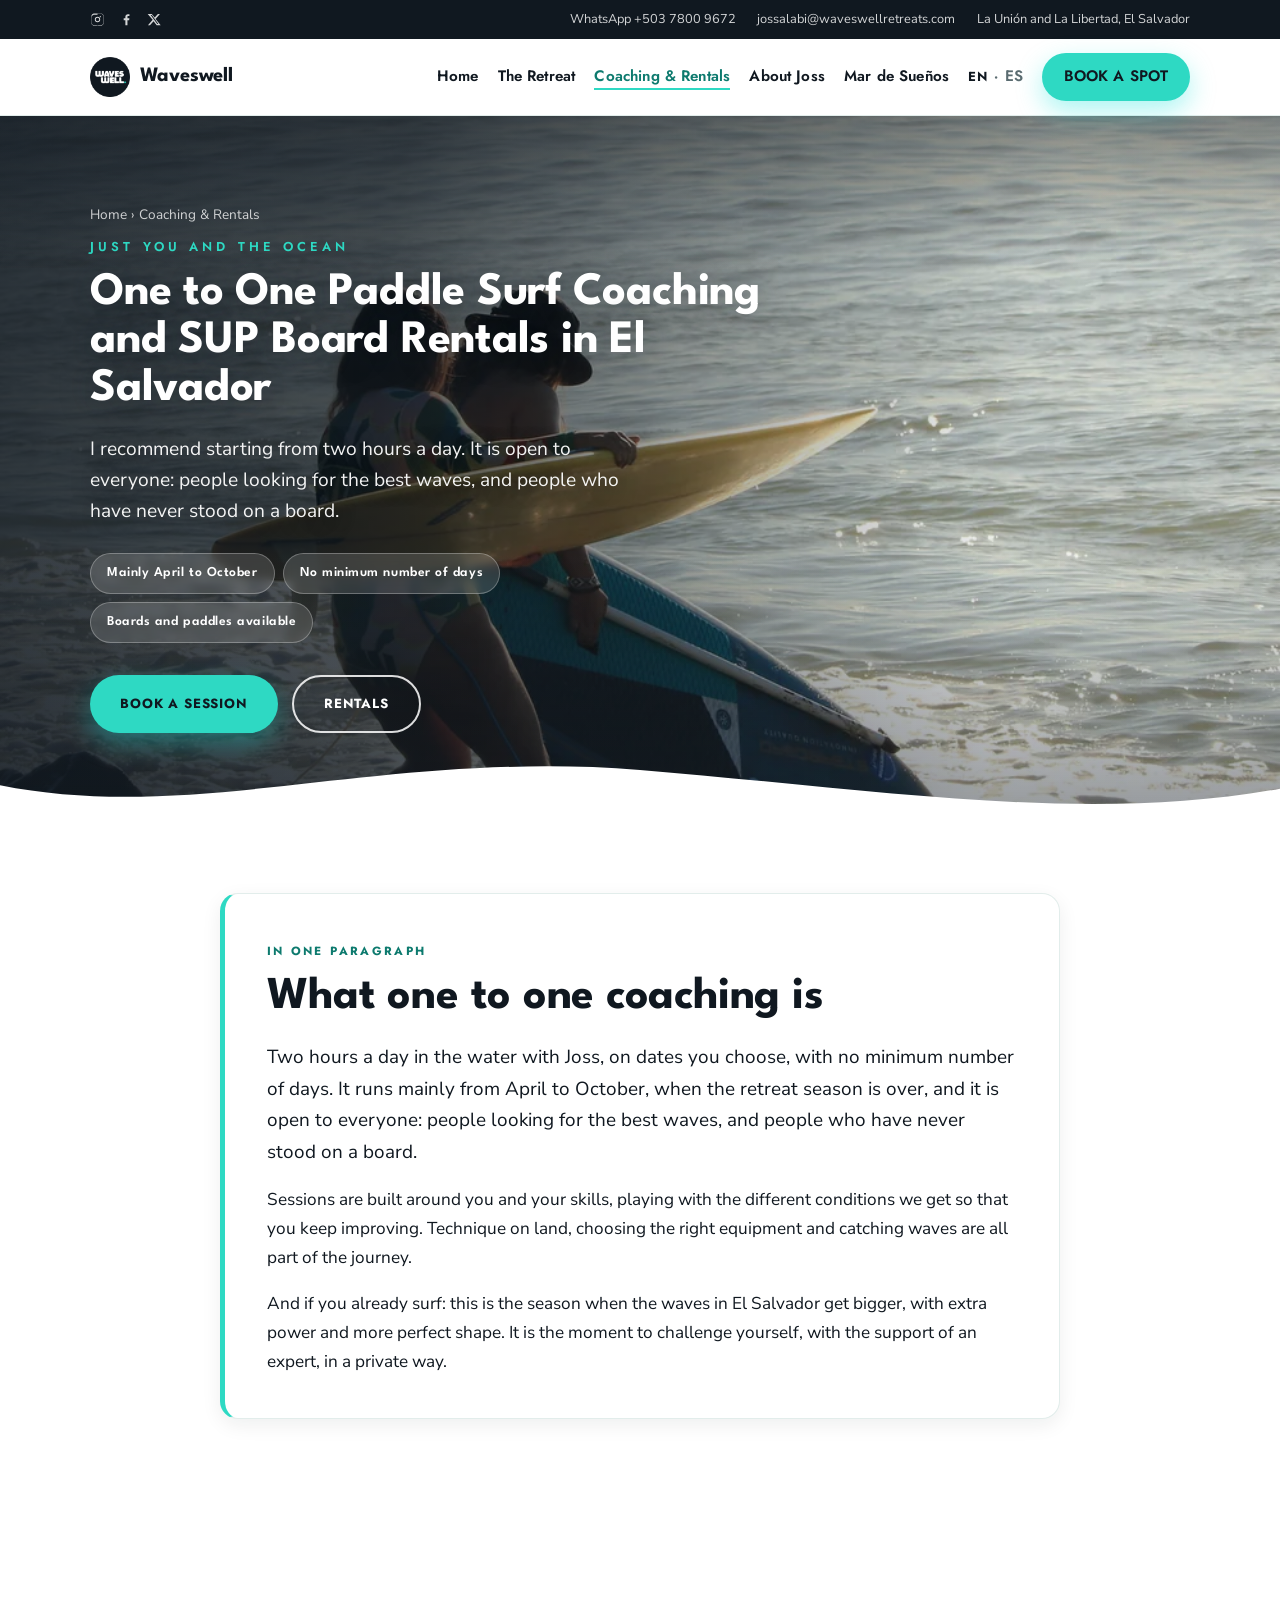
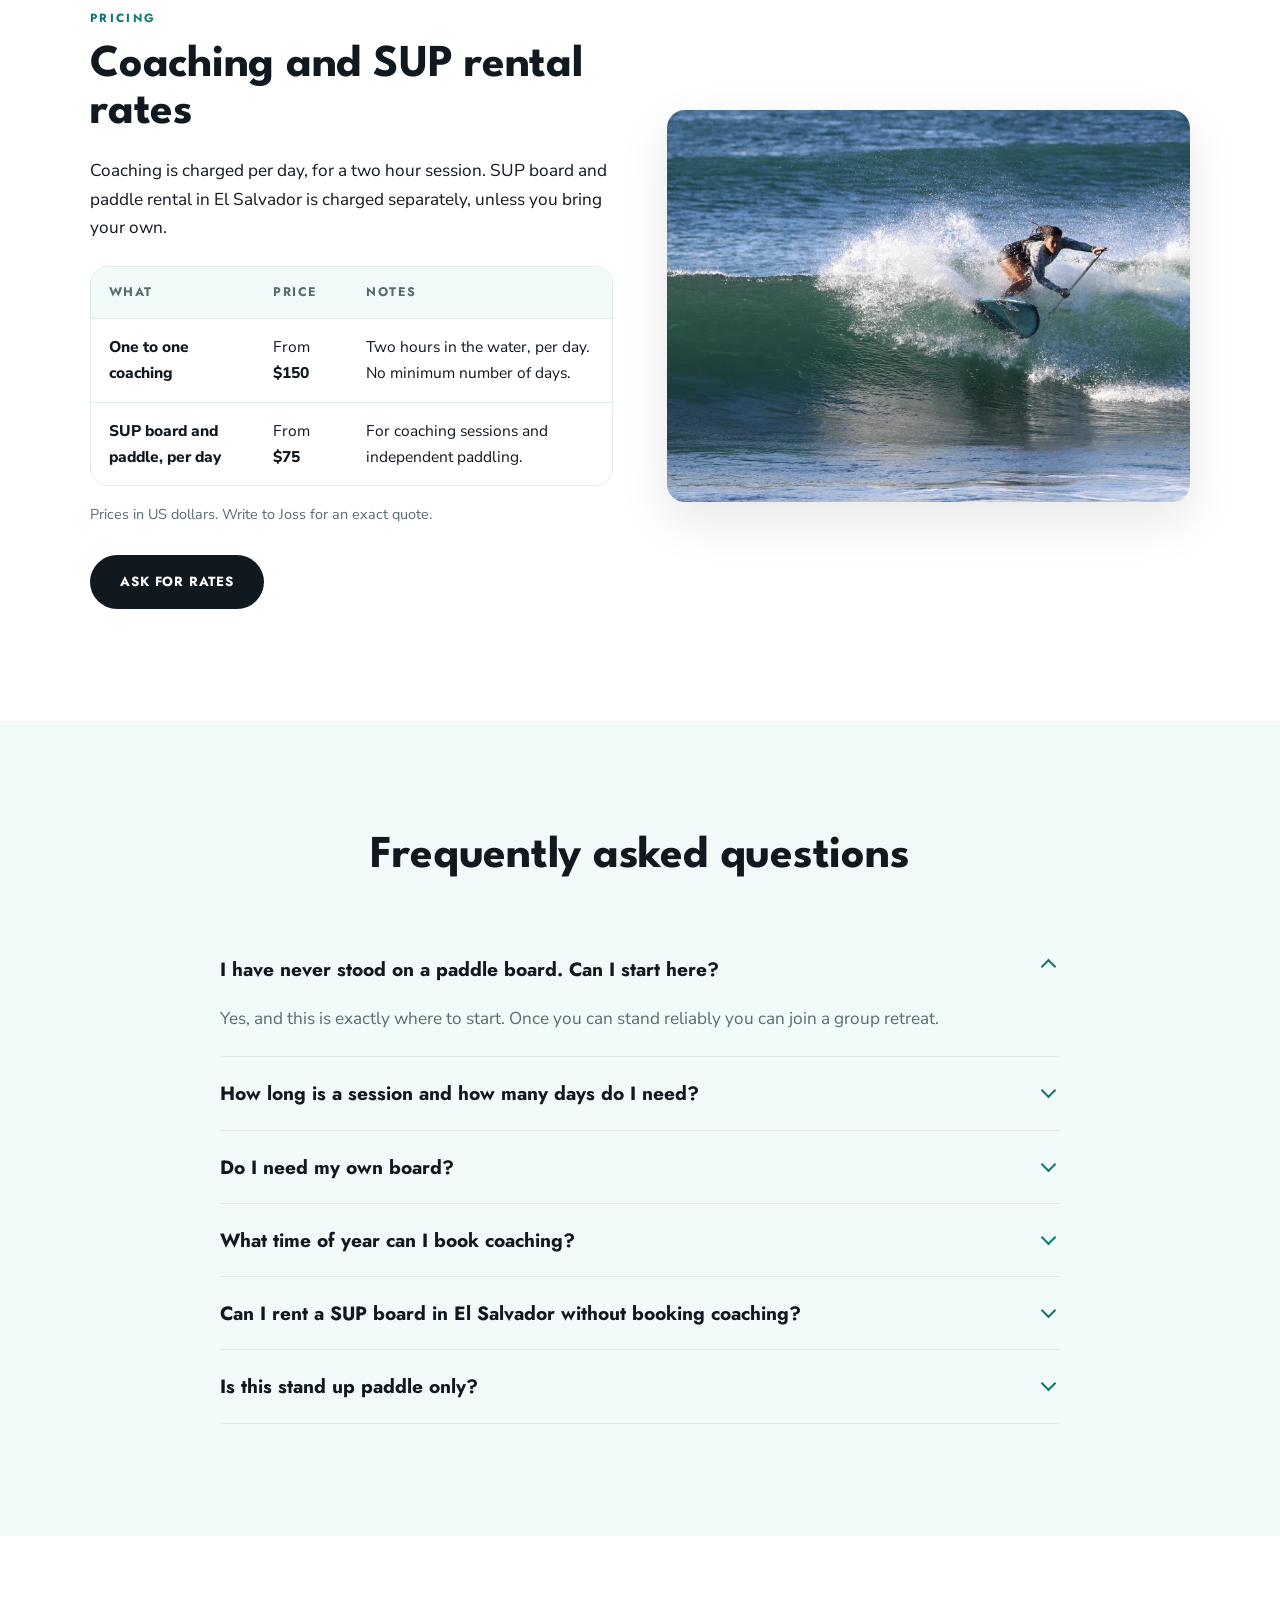
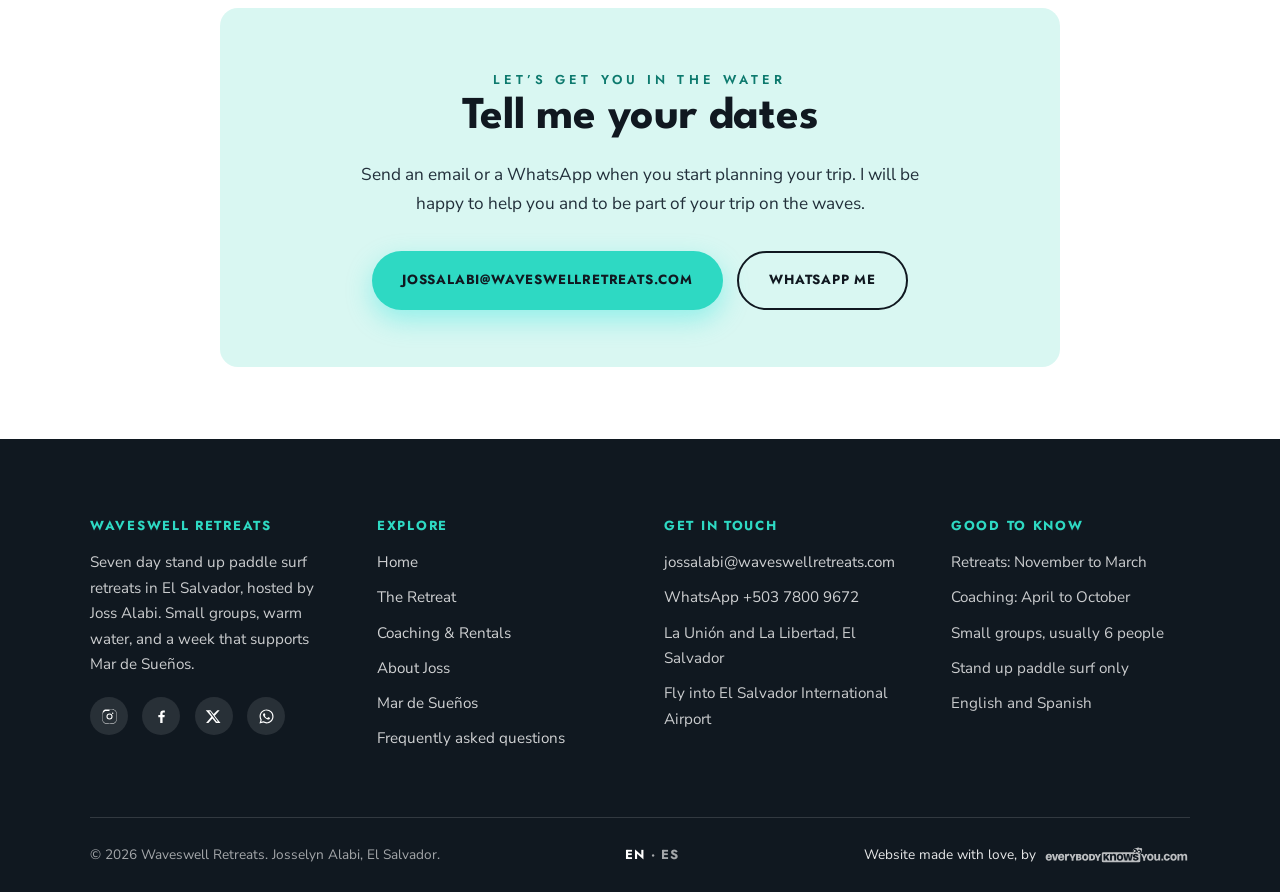
<file: coaching.html>
<!DOCTYPE html>
<html lang="en">
<head>
<meta charset="UTF-8">
<meta name="viewport" content="width=device-width, initial-scale=1.0">

<title>SUP Surf Rentals and Coaching in El Salvador | Waveswell</title>
<meta name="description" content="SUP board and paddle rentals in El Salvador all year, from 75 dollars a day, plus private stand up paddle coaching, two hours a day with no minimum. Beginners welcome.">
<meta name="keywords" content="SUP surf rentals El Salvador, SUP board rental El Salvador, stand up paddle El Salvador, SUP coaching El Salvador, paddle board rentals El Salvador, stand up paddle lessons El Salvador, private surf coaching, paddle board rental La Union, learn stand up paddle">

<link rel="canonical" href="https://waveswellretreats.com/coaching.html">
<link rel="alternate" hreflang="en" href="https://waveswellretreats.com/coaching.html">
<link rel="alternate" hreflang="es" href="https://waveswellretreats.com/es/coaching.html">
<link rel="alternate" hreflang="es-SV" href="https://waveswellretreats.com/es/coaching.html">
<link rel="alternate" hreflang="x-default" href="https://waveswellretreats.com/coaching.html">

<meta property="og:title" content="SUP Surf Rentals and Coaching in El Salvador | Waveswell">
<meta property="og:description" content="SUP board and paddle rentals in El Salvador all year, from 75 dollars a day, plus private stand up paddle coaching, two hours a day with no minimum. Beginners welcome.">
<meta property="og:type" content="website">
<meta property="og:url" content="https://waveswellretreats.com/coaching.html">
<meta property="og:image" content="https://waveswellretreats.com/assets/images/social-share/social-share-waveswell-retreats-waveswellretreats.com.jpg">
<meta property="og:image:width" content="1200">
<meta property="og:image:height" content="630">
<meta property="og:site_name" content="Waveswell Retreats">
<meta property="og:locale" content="en_US">
<meta name="twitter:card" content="summary_large_image">
<meta name="twitter:site" content="@JossAlabi">
<meta name="twitter:title" content="SUP Surf Rentals and Coaching in El Salvador | Waveswell">
<meta name="twitter:description" content="SUP board and paddle rentals in El Salvador all year, from 75 dollars a day, plus private stand up paddle coaching, two hours a day with no minimum. Beginners welcome.">
<meta name="twitter:image" content="https://waveswellretreats.com/assets/images/social-share/social-share-waveswell-retreats-waveswellretreats.com.jpg">

<meta name="robots" content="index, follow, max-image-preview:large, max-snippet:-1, max-video-preview:-1">
<meta name="author" content="Josselyn Alabi">
<meta name="theme-color" content="#2ED9C3">
<meta name="geo.region" content="SV">
<meta name="geo.placename" content="La Uni&#243;n, El Salvador">
<meta http-equiv="content-language" content="en">

<link rel="icon" href="favicon.ico" sizes="any">
<link rel="icon" type="image/png" sizes="32x32" href="favicon-32x32.png">
<link rel="icon" type="image/png" sizes="16x16" href="favicon-16x16.png">
<link rel="apple-touch-icon" sizes="180x180" href="apple-touch-icon.png">
<link rel="manifest" href="site.webmanifest">
<link rel="alternate" type="text/plain" title="llms.txt" href="https://waveswellretreats.com/llms.txt">
<link rel="preload" as="image" href="assets/images/gallery/gallery-1-carrying-boards-in-waveswellretreats.com.webp" type="image/webp">

<link rel="preconnect" href="https://fonts.googleapis.com">
<link rel="preconnect" href="https://fonts.gstatic.com" crossorigin>
<link rel="preload" as="style" href="https://fonts.googleapis.com/css2?family=Jost:wght@400;500;600&family=League+Spartan:wght@500;700;900&family=Nunito+Sans:ital,wght@0,400;0,600;0,800;1,400&display=swap">
<link rel="stylesheet" href="https://fonts.googleapis.com/css2?family=Jost:wght@400;500;600&family=League+Spartan:wght@500;700;900&family=Nunito+Sans:ital,wght@0,400;0,600;0,800;1,400&display=swap" media="print" onload="this.media='all'">
<noscript><link rel="stylesheet" href="https://fonts.googleapis.com/css2?family=Jost:wght@400;500;600&family=League+Spartan:wght@500;700;900&family=Nunito+Sans:ital,wght@0,400;0,600;0,800;1,400&display=swap"></noscript>

<link rel="stylesheet" href="assets/css/tokens.css">
<link rel="stylesheet" href="assets/css/styles.css">
<script type="application/ld+json">
{"@context":"https://schema.org","@graph":[
 {"@type":"Service","@id":"https://waveswellretreats.com/coaching.html#service",
  "name":"One to one stand up paddle surf coaching","serviceType":"Surf coaching",
  "description":"Private two hour stand up paddle surf coaching sessions in El Salvador, from 150 US dollars a day with no minimum number of days. Open to everyone, from people chasing the best waves to people who have never stood on a board. Available mainly April to October.",
  "provider":{"@id":"https://waveswellretreats.com/#org"},
  "areaServed":{"@type":"Country","name":"El Salvador"},
  "availableChannel":{"@type":"ServiceChannel","serviceUrl":"https://waveswellretreats.com/coaching.html"}},
 {"@type":"Service","@id":"https://waveswellretreats.com/coaching.html#rental",
  "name":"Stand up paddle board and paddle rental","serviceType":"Equipment rental",
  "description":"SUP surf rentals in El Salvador: stand up paddle board and paddle, from 75 US dollars a day, all year round, with a special rate for Waveswell retreat guests.",
  "offers":{"@type":"Offer","priceCurrency":"USD","price":"75","availability":"https://schema.org/InStock","url":"https://waveswellretreats.com/coaching.html#rentals"},
  "provider":{"@id":"https://waveswellretreats.com/#org"},
  "areaServed":{"@type":"Country","name":"El Salvador"}},
 {"@type":"WebPage","@id":"https://waveswellretreats.com/coaching.html#page",
  "url":"https://waveswellretreats.com/coaching.html","name":"Coaching and rentals","inLanguage":"en",
  "isPartOf":{"@id":"https://waveswellretreats.com/#website"}}]}
</script>
<script type="application/ld+json">
{"@context":"https://schema.org","@type":"FAQPage","@id":"https://waveswellretreats.com/coaching.html#faq","inLanguage":"en","mainEntity":[{"@type":"Question","name":"I have never stood on a paddle board. Can I start here?","acceptedAnswer":{"@type":"Answer","text":"Yes, and this is exactly where to start. Once you can stand reliably you can join a group retreat."}},{"@type":"Question","name":"How long is a session and how many days do I need?","acceptedAnswer":{"@type":"Answer","text":"Two hours a day. There is no minimum number of days, so you can book one session or two weeks."}},{"@type":"Question","name":"Do I need my own board?","acceptedAnswer":{"@type":"Answer","text":"No. Boards and paddles are available to rent."}},{"@type":"Question","name":"What time of year can I book coaching?","acceptedAnswer":{"@type":"Answer","text":"Mainly April to October, when the retreat season is over. Sessions outside that window are possible around the retreat dates, with some restrictions. Rentals run all year."}},{"@type":"Question","name":"Can I rent a SUP board in El Salvador without booking coaching?","acceptedAnswer":{"@type":"Answer","text":"Yes. SUP board and paddle rentals run all year in El Salvador, from 75 dollars a day, whether or not you book a session. Waveswell retreat guests get a special rate."}},{"@type":"Question","name":"Is this stand up paddle only?","acceptedAnswer":{"@type":"Answer","text":"Yes. Waveswell coaches stand up paddle surf, not shortboard or longboard surfing."}}]}
</script>
</head>
<body>
<a class="skip" href="#main">Skip to content</a>

<div class="utility">
  <div class="wrap">
    <div class="utility__set utility__socials">
      <a href="https://www.instagram.com/jossalabi/" target="_blank" rel="noopener" aria-label="Instagram"><svg viewBox="0 0 24 24" aria-hidden="true"><path d="M12 2.2c3.2 0 3.6 0 4.9.07 1.2.05 1.8.25 2.2.42.6.22 1 .48 1.4.9.4.4.7.8.9 1.4.2.4.4 1 .4 2.2.1 1.3.1 1.7.1 4.9s0 3.6-.1 4.9c0 1.2-.2 1.8-.4 2.2-.2.6-.5 1-.9 1.4-.4.4-.8.7-1.4.9-.4.2-1 .4-2.2.4-1.3.1-1.7.1-4.9.1s-3.6 0-4.9-.1c-1.2 0-1.8-.2-2.2-.4-.6-.2-1-.5-1.4-.9-.4-.4-.7-.8-.9-1.4-.2-.4-.4-1-.4-2.2C2.2 15.6 2.2 15.2 2.2 12s0-3.6.1-4.9c0-1.2.2-1.8.4-2.2.2-.6.5-1 .9-1.4.4-.4.8-.7 1.4-.9.4-.2 1-.4 2.2-.4C8.4 2.2 8.8 2.2 12 2.2m0 2.1c-3.1 0-3.5 0-4.7.07-1.1.05-1.7.24-2.1.4-.5.2-.9.44-1.3.84-.4.4-.64.8-.84 1.3-.16.4-.35 1-.4 2.1C2.6 8.5 2.6 8.9 2.6 12s0 3.5.06 4.7c.05 1.1.24 1.7.4 2.1.2.5.44.9.84 1.3.4.4.8.64 1.3.84.4.16 1 .35 2.1.4 1.2.06 1.6.06 4.7.06s3.5 0 4.7-.06c1.1-.05 1.7-.24 2.1-.4.5-.2.9-.44 1.3-.84.4-.4.64-.8.84-1.3.16-.4.35-1 .4-2.1.06-1.2.06-1.6.06-4.7s0-3.5-.06-4.7c-.05-1.1-.24-1.7-.4-2.1-.2-.5-.44-.9-.84-1.3-.4-.4-.8-.64-1.3-.84-.4-.16-1-.35-2.1-.4-1.2-.06-1.6-.06-4.7-.06Zm0 3.4a4.3 4.3 0 1 1 0 8.6 4.3 4.3 0 0 1 0-8.6Zm0 7.1a2.8 2.8 0 1 0 0-5.6 2.8 2.8 0 0 0 0 5.6Zm5.5-7.3a1 1 0 1 1-2 0 1 1 0 0 1 2 0Z"/></svg></a>
      <a href="https://www.facebook.com/JossAlabi/" target="_blank" rel="noopener" aria-label="Facebook"><svg viewBox="0 0 24 24" aria-hidden="true"><path d="M13.5 21v-8h2.7l.4-3.1h-3.1V7.9c0-.9.25-1.5 1.55-1.5H16.7V3.6c-.3 0-1.3-.13-2.45-.13-2.4 0-4.05 1.47-4.05 4.18V9.9H7.5V13h2.7v8h3.3Z"/></svg></a>
      <a href="https://twitter.com/JossAlabi" target="_blank" rel="noopener" aria-label="X"><svg viewBox="0 0 24 24" aria-hidden="true"><path d="M17.5 3h3.2l-7 8 8.2 10h-6.4l-5-6.1L4.7 21H1.5l7.5-8.6L1.1 3h6.6l4.5 5.6L17.5 3Zm-1.1 16h1.8L7.7 4.8H5.8L16.4 19Z"/></svg></a>
    </div>
    <div class="utility__set">
      <a href="https://wa.me/50378009672" target="_blank" rel="noopener">WhatsApp +503 7800 9672</a>
      <a href="mailto:jossalabi@waveswellretreats.com">jossalabi@waveswellretreats.com</a>
      <span>La Uni&#243;n and La Libertad, El Salvador</span>
    </div>
  </div>
</div>

<header class="site-header">
  <div class="wrap">
    <a class="brand" href="index.html">
      <img src="assets/images/logos/logo-waveswell-retreats-waveswellretreats.com.png" alt="Waveswell Retreats" width="40" height="40" style="height:40px;width:40px">
      <span>Waveswell</span>
    </a>
    <button class="nav-toggle" aria-label="Open menu" aria-expanded="false" aria-controls="mainnav"><span></span><span></span><span></span></button>
    <nav class="nav" id="mainnav" aria-label="Main">
      <a href="index.html">Home</a>
      <a href="retreat.html">The Retreat</a>
      <a href="coaching.html" aria-current="page">Coaching &amp; Rentals</a>
      <a href="about.html">About Joss</a>
      <a href="mar-de-suenos.html">Mar de Sue&#241;os</a>
      <div class="lang"><span class="active">EN</span> &middot; <a href="es/coaching.html" hreflang="es">ES</a></div>
      <a class="btn btn--primary btn--sm" href="retreat.html#dates">Book a spot</a>
    </nav>
  </div>
</header>

<main id="main">

<section class="hero hero--page">
  <div class="hero__media">
    <img src="assets/images/gallery/gallery-1-carrying-boards-in-waveswellretreats.com.webp" alt="Two people carrying their paddle boards down to the water at golden hour in El Salvador" fetchpriority="high" width="1000" height="1000">
  </div>
  <div class="wrap">
    <div class="hero__inner">
      <p class="crumbs"><a href="index.html">Home</a> &rsaquo; Coaching &amp; Rentals</p>
      <span class="script">Just you and the ocean</span>
      <h1>One to One Paddle Surf Coaching and SUP Board Rentals in El Salvador</h1>
      <p class="hero__sub">I recommend starting from two hours a day. It is open to everyone: people looking for the best waves, and people who have never stood on a board.</p>
      <ul class="hero__facts">
        <li>Mainly April to October</li>
        <li>No minimum number of days</li>
        <li>Boards and paddles available</li>
      </ul>
      <div class="btns">
        <a class="btn btn--primary" href="mailto:jossalabi@waveswellretreats.com?subject=One%20to%20one%20coaching">Book a session</a>
        <a class="btn btn--onphoto" href="#rentals">Rentals</a>
      </div>
    </div>
  </div>
  <div class="hero__wave"><svg viewBox="0 0 1440 90" preserveAspectRatio="none" aria-hidden="true"><path d="M0,46 C220,92 430,4 720,28 C980,50 1220,92 1440,50 L1440,90 L0,90 Z"></path></svg></div>
</section>

<section class="band band--tight">
  <div class="wrap narrow">
    <div class="answer reveal">
      <span class="eyebrow">In one paragraph</span>
      <h2>What one to one coaching is</h2>
      <p>Two hours a day in the water with Joss, on dates you choose, with no minimum number of days. It runs mainly from April to October, when the retreat season is over, and it is open to everyone: people looking for the best waves, and people who have never stood on a board.</p>
      <p>Sessions are built around you and your skills, playing with the different conditions we get so that you keep improving. Technique on land, choosing the right equipment and catching waves are all part of the journey.</p>
      <p>And if you already surf: this is the season when the waves in El Salvador get bigger, with extra power and more perfect shape. It is the moment to challenge yourself, with the support of an expert, in a private way.</p>
    </div>
  </div>
</section>

<section class="band" id="rentals">
  <div class="wrap">
    <div class="split">
      <div class="reveal">
        <span class="eyebrow">Pricing</span>
        <h2>Coaching and SUP rental rates</h2>
        <p>Coaching is charged per day, for a two hour session. SUP board and paddle rental in El Salvador is charged separately, unless you bring your own.</p>
        <div class="tablewrap" style="margin-top:1.4rem">
          <table class="data">
            <thead><tr><th>What</th><th>Price</th><th>Notes</th></tr></thead>
            <tbody>
              <tr><td><strong>One to one coaching</strong></td><td>From <strong>$150</strong></td><td>Two hours in the water, per day. No minimum number of days.</td></tr>
              <tr><td><strong>SUP board and paddle, per day</strong></td><td>From <strong>$75</strong></td><td>For coaching sessions and independent paddling.</td></tr>
            </tbody>
          </table>
        </div>
        <p class="muted" style="font-size:.9rem;margin-top:1rem">Prices in US dollars. Write to Joss for an exact quote.</p>
        <div class="btns">
          <a class="btn btn--dark" href="mailto:jossalabi@waveswellretreats.com?subject=Coaching%20rates">Ask for rates</a>
        </div>
      </div>
      <div class="split__media reveal">
        <img src="assets/images/gallery/gallery-6-paddle-surfing-a-wave-waveswellretreats.com.webp" alt="A paddle surfer riding along the face of a clean wave in El Salvador" loading="lazy" width="800" height="800">
      </div>
    </div>
  </div>
</section>

<section class="band band--surface" id="faq" aria-labelledby="faq-title">
  <div class="wrap narrow">
    <div class="head center reveal">
      <h2 id="faq-title">Frequently asked questions</h2>
    </div>
    <div class="reveal">
      <details class="faq-item" open>
        <summary>I have never stood on a paddle board. Can I start here?</summary>
        <div class="faq-a"><p>Yes, and this is exactly where to start. Once you can stand reliably you can join a group retreat.</p></div>
      </details>
      <details class="faq-item">
        <summary>How long is a session and how many days do I need?</summary>
        <div class="faq-a"><p>Two hours a day. There is no minimum number of days, so you can book one session or two weeks.</p></div>
      </details>
      <details class="faq-item">
        <summary>Do I need my own board?</summary>
        <div class="faq-a"><p>No. Boards and paddles are available to rent.</p></div>
      </details>
      <details class="faq-item">
        <summary>What time of year can I book coaching?</summary>
        <div class="faq-a"><p>Mainly April to October, when the retreat season is over. Sessions outside that window are possible around the retreat dates, with some restrictions. Rentals run all year.</p></div>
      </details>
      <details class="faq-item">
        <summary>Can I rent a SUP board in El Salvador without booking coaching?</summary>
        <div class="faq-a"><p>Yes. SUP board and paddle rentals run all year in El Salvador, from 75 dollars a day, whether or not you book a session. Waveswell retreat guests get a special rate.</p></div>
      </details>
      <details class="faq-item">
        <summary>Is this stand up paddle only?</summary>
        <div class="faq-a"><p>Yes. Waveswell coaches stand up paddle surf, not shortboard or longboard surfing.</p></div>
      </details>
    </div>
  </div>
</section>

<section class="band band--tight">
  <div class="wrap narrow">
    <div class="cta reveal">
      <span class="script">Let&rsquo;s get you in the water</span>
      <h2>Tell me your dates</h2>
      <p>Send an email or a WhatsApp when you start planning your trip. I will be happy to help you and to be part of your trip on the waves.</p>
      <div class="btns center">
        <a class="btn btn--primary" href="mailto:jossalabi@waveswellretreats.com?subject=Coaching%20and%20rentals">jossalabi@waveswellretreats.com</a>
        <a class="btn btn--ghost" href="https://wa.me/50378009672?text=Hi%20Joss%2C%20I%20am%20interested%20in%20coaching" target="_blank" rel="noopener">WhatsApp me</a>
      </div>
    </div>
  </div>
</section>

</main>

<footer class="site-footer">
  <div class="wrap">
    <div class="footer-grid">
      <div>
        <h4>Waveswell Retreats</h4>
        <p>Seven day stand up paddle surf retreats in El Salvador, hosted by Joss Alabi. Small groups, warm water, and a week that supports Mar de Sue&#241;os.</p>
        <div class="f-socials">
          <a href="https://www.instagram.com/jossalabi/" target="_blank" rel="noopener" aria-label="Instagram"><svg viewBox="0 0 24 24" aria-hidden="true"><path d="M12 2.2c3.2 0 3.6 0 4.9.07 1.2.05 1.8.25 2.2.42.6.22 1 .48 1.4.9.4.4.7.8.9 1.4.2.4.4 1 .4 2.2.1 1.3.1 1.7.1 4.9s0 3.6-.1 4.9c0 1.2-.2 1.8-.4 2.2-.2.6-.5 1-.9 1.4-.4.4-.8.7-1.4.9-.4.2-1 .4-2.2.4-1.3.1-1.7.1-4.9.1s-3.6 0-4.9-.1c-1.2 0-1.8-.2-2.2-.4-.6-.2-1-.5-1.4-.9-.4-.4-.7-.8-.9-1.4-.2-.4-.4-1-.4-2.2C2.2 15.6 2.2 15.2 2.2 12s0-3.6.1-4.9c0-1.2.2-1.8.4-2.2.2-.6.5-1 .9-1.4.4-.4.8-.7 1.4-.9.4-.2 1-.4 2.2-.4C8.4 2.2 8.8 2.2 12 2.2m0 2.1c-3.1 0-3.5 0-4.7.07-1.1.05-1.7.24-2.1.4-.5.2-.9.44-1.3.84-.4.4-.64.8-.84 1.3-.16.4-.35 1-.4 2.1C2.6 8.5 2.6 8.9 2.6 12s0 3.5.06 4.7c.05 1.1.24 1.7.4 2.1.2.5.44.9.84 1.3.4.4.8.64 1.3.84.4.16 1 .35 2.1.4 1.2.06 1.6.06 4.7.06s3.5 0 4.7-.06c1.1-.05 1.7-.24 2.1-.4.5-.2.9-.44 1.3-.84.4-.4.64-.8.84-1.3.16-.4.35-1 .4-2.1.06-1.2.06-1.6.06-4.7s0-3.5-.06-4.7c-.05-1.1-.24-1.7-.4-2.1-.2-.5-.44-.9-.84-1.3-.4-.4-.8-.64-1.3-.84-.4-.16-1-.35-2.1-.4-1.2-.06-1.6-.06-4.7-.06Zm0 3.4a4.3 4.3 0 1 1 0 8.6 4.3 4.3 0 0 1 0-8.6Zm0 7.1a2.8 2.8 0 1 0 0-5.6 2.8 2.8 0 0 0 0 5.6Zm5.5-7.3a1 1 0 1 1-2 0 1 1 0 0 1 2 0Z"/></svg></a>
          <a href="https://www.facebook.com/JossAlabi/" target="_blank" rel="noopener" aria-label="Facebook"><svg viewBox="0 0 24 24" aria-hidden="true"><path d="M13.5 21v-8h2.7l.4-3.1h-3.1V7.9c0-.9.25-1.5 1.55-1.5H16.7V3.6c-.3 0-1.3-.13-2.45-.13-2.4 0-4.05 1.47-4.05 4.18V9.9H7.5V13h2.7v8h3.3Z"/></svg></a>
          <a href="https://twitter.com/JossAlabi" target="_blank" rel="noopener" aria-label="X"><svg viewBox="0 0 24 24" aria-hidden="true"><path d="M17.5 3h3.2l-7 8 8.2 10h-6.4l-5-6.1L4.7 21H1.5l7.5-8.6L1.1 3h6.6l4.5 5.6L17.5 3Zm-1.1 16h1.8L7.7 4.8H5.8L16.4 19Z"/></svg></a>
          <a href="https://wa.me/50378009672" target="_blank" rel="noopener" aria-label="WhatsApp"><svg viewBox="0 0 24 24" aria-hidden="true"><path d="M12.04 2C6.6 2 2.2 6.4 2.2 11.85c0 1.74.46 3.44 1.32 4.94L2.1 22l5.34-1.4a9.8 9.8 0 0 0 4.6 1.17h.01c5.43 0 9.84-4.4 9.84-9.85 0-2.63-1.03-5.1-2.89-6.96A9.78 9.78 0 0 0 12.04 2Zm0 18.02h-.01a8.2 8.2 0 0 1-4.16-1.14l-.3-.18-3.1.81.83-3.02-.2-.31a8.13 8.13 0 0 1-1.25-4.33c0-4.51 3.68-8.18 8.2-8.18a8.13 8.13 0 0 1 5.78 2.4 8.1 8.1 0 0 1 2.4 5.79c0 4.51-3.68 8.16-8.19 8.16Zm4.5-6.11c-.25-.13-1.46-.72-1.68-.8-.23-.09-.39-.13-.55.12-.17.25-.64.8-.78.97-.14.16-.29.18-.53.06-.25-.13-1.04-.39-1.98-1.23-.73-.65-1.23-1.46-1.37-1.71-.14-.25-.02-.38.11-.5.11-.11.25-.29.37-.43.13-.15.17-.25.25-.41.09-.17.04-.31-.02-.44-.06-.12-.55-1.34-.76-1.83-.2-.48-.4-.41-.55-.42h-.47c-.16 0-.42.06-.64.31-.22.25-.84.82-.84 2s.86 2.32.98 2.48c.12.16 1.69 2.58 4.1 3.62.57.25 1.02.39 1.37.5.58.19 1.1.16 1.52.1.46-.07 1.46-.6 1.66-1.18.21-.58.21-1.07.14-1.18-.06-.11-.22-.17-.47-.29Z"/></svg></a>
        </div>
      </div>
      <div>
        <h4>Explore</h4>
        <ul>
          <li><a href="index.html">Home</a></li>
          <li><a href="retreat.html">The Retreat</a></li>
          <li><a href="coaching.html">Coaching &amp; Rentals</a></li>
          <li><a href="about.html">About Joss</a></li>
          <li><a href="mar-de-suenos.html">Mar de Sue&#241;os</a></li>
          <li><a href="retreat.html#faq">Frequently asked questions</a></li>
        </ul>
      </div>
      <div>
        <h4>Get in touch</h4>
        <ul>
          <li><a href="mailto:jossalabi@waveswellretreats.com">jossalabi@waveswellretreats.com</a></li>
          <li><a href="https://wa.me/50378009672" target="_blank" rel="noopener">WhatsApp +503 7800 9672</a></li>
          <li>La Uni&#243;n and La Libertad, El Salvador</li>
          <li>Fly into El Salvador International Airport</li>
        </ul>
      </div>
      <div>
        <h4>Good to know</h4>
        <ul>
          <li>Retreats: November to March</li>
          <li>Coaching: April to October</li>
          <li>Small groups, usually 6 people</li>
          <li>Stand up paddle surf only</li>
          <li>English and Spanish</li>
        </ul>
      </div>
    </div>
    <div class="footer-bottom">
      <span>&copy; 2026 Waveswell Retreats. Josselyn Alabi, El Salvador.</span>
      <div class="lang"><span class="active">EN</span> &middot; <a href="es/coaching.html" hreflang="es">ES</a></div>
      <a class="eky-credit" href="https://everybodyknowsyou.com" target="_blank" rel="noopener" aria-label="everybodyknowsyou.com">
        <span class="eky-credit__text">Website made with love, by</span>
        <svg role="img" aria-label="everybodyknowsyou.com" id="Layer_1" data-name="Layer 1" xmlns="http://www.w3.org/2000/svg" viewBox="0 0 1296.95 160.34">
  <defs>
    <style>
            .cls-1 { fill: var(--eky-bg, #ffffff); }
      .cls-2 { fill: var(--eky-fg, currentColor); }
    </style>
  </defs>
  <g>
    <g>
      <g>
        <rect class="cls-2" x="515.16" y="55.21" width="342.62" height="90.52" rx="12" ry="12"/>
        <path class="cls-1" d="M530.13,71.12h16.6v15.46l-.24,6.96h.32l3.32-4.61,15.14-17.81h19.83l-22.02,25.02,22.18,33.68h-19.92l-13.76-20.73-4.86,5.34v15.38h-16.6v-58.69Z"/>
        <path class="cls-1" d="M604.13,71.12v8.01h.32c4.53-6.23,10.53-9.23,18.54-9.23,12.47,0,18.94,7.29,18.94,22.02v37.89h-16.6v-35.3c0-7.69-2.75-10.85-8.58-10.85-7.21,0-11.82,4.7-11.82,12.14v34h-16.6v-58.69h15.79Z"/>
        <path class="cls-1" d="M647.37,100.43c0-17.57,11.09-30.52,29.31-30.52s29.31,12.95,29.31,30.52-11.09,30.6-29.31,30.6-29.31-13.03-29.31-30.6ZM688.66,100.43c0-9.8-3.81-17.16-11.98-17.16s-11.98,7.37-11.98,17.16,3.81,17.24,11.98,17.24,11.98-7.45,11.98-17.24Z"/>
        <path class="cls-1" d="M705.66,71.12h17.57l6.64,35.62c.41,2.02.73,4.86,1.14,6.88h.32l1.21-6.88,6.88-35.62h18.54l7.45,35.62,1.29,6.88h.32l1.05-6.88,5.99-35.62h17.24l-13.28,58.69h-21.53l-6.64-32.38-1.29-6.88h-.32l-1.21,6.88-6.56,32.38h-21.45l-13.36-58.69Z"/>
        <path class="cls-1" d="M791.81,110.79l17-.08c.57,4.78,3.72,7.53,9.31,7.53,4.61,0,7.85-1.7,7.85-5.26,0-2.67-1.78-4.37-5.59-5.26l-14.09-3.24c-8.98-2.02-13.84-7.77-13.84-16.27,0-11.5,8.99-18.3,24.69-18.3,14.65,0,23.56,6.96,23.8,18.05h-17c-.49-3.32-2.67-5.67-7.69-5.67-4.37,0-7.21,1.54-7.21,4.61,0,2.43,1.7,3.81,5.59,4.7l14.09,3.24c9.23,2.1,14.09,8.18,14.09,16.84,0,12.71-10.28,19.35-24.77,19.35-16.19,0-25.99-7.77-26.23-20.24Z"/>
      </g>
      <g>
        <path class="cls-2" d="M918.06,100.39c0-17.57,11.09-30.52,29.31-30.52s29.31,12.95,29.31,30.52-11.09,30.6-29.31,30.6-29.31-13.03-29.31-30.6ZM959.34,100.39c0-9.8-3.81-17.16-11.98-17.16s-11.98,7.37-11.98,17.16,3.81,17.24,11.98,17.24,11.98-7.45,11.98-17.24Z"/>
        <path class="cls-2" d="M1018.85,129.78v-7.85h-.32c-4.61,6.15-10.52,9.07-17.89,9.07-11.98,0-18.46-7.29-18.46-21.94v-37.97h16.6v35.38c0,7.69,2.83,10.77,8.18,10.77,6.56,0,11.09-4.61,11.09-12.63v-33.52h16.6v58.69h-15.79Z"/>
        <path class="cls-2" d="M884.01,109.52l-20.4-38.4h17.84l8.26,17.75c.99,2.06,1.9,4.96,2.89,7.02h.33c.91-2.06,1.82-4.96,2.72-7.02l7.85-17.75h17.51l-20.07,38.57v21.31h-16.93v-21.47Z"/>
      </g>
      <g>
        <path class="cls-2" d="M14.66,100.39c0-17.97,10.85-30.52,29.55-30.52s28.01,12.47,27.36,34.41h-39.35c.89,8.91,4.53,14.01,11.66,14.01,5.67,0,9.31-3,10.44-8.5h16.76c-2.19,13.28-12.31,21.21-26.88,21.21-18.7,0-29.55-12.63-29.55-30.6ZM54.58,92.54c-1.05-6.56-4.78-9.96-10.36-9.96s-9.8,3.64-11.42,9.96h21.78Z"/>
        <path class="cls-2" d="M69.8,71.09h17.49l9.47,35.62c.57,2.02,1.05,4.86,1.62,6.88h.32l1.54-6.88,8.99-35.62h17.16l-17.81,58.69h-21.13l-17.65-58.69Z"/>
        <path class="cls-2" d="M124.69,100.39c0-17.97,10.85-30.52,29.55-30.52s28.01,12.47,27.36,34.41h-39.35c.89,8.91,4.53,14.01,11.66,14.01,5.67,0,9.31-3,10.44-8.5h16.76c-2.19,13.28-12.31,21.21-26.88,21.21-18.7,0-29.55-12.63-29.55-30.6ZM164.61,92.54c-1.05-6.56-4.78-9.96-10.36-9.96s-9.8,3.64-11.42,9.96h21.78Z"/>
        <path class="cls-2" d="M187.44,71.09h15.46v9.47h.32c3.64-7.37,8.74-10.69,15.71-10.69,1.86,0,3.56.24,5.1.81v15.79h-.32c-1.7-.49-3.24-.73-5.18-.73-9.15,0-14.49,5.42-14.49,16.11v27.93h-16.6v-58.69Z"/>
        <path class="cls-2" d="M285.57,71.09h26.15c13.52,0,20.97,5.42,20.97,14.82,0,6.15-3.08,10.36-9.96,12.39v.32c8.02,1.46,12.23,6.23,12.23,13.84,0,10.52-8.42,17.33-21.7,17.33h-27.69v-58.69ZM316.66,88.82c0-3.64-2.02-5.18-6.56-5.18h-7.93v10.77h7.93c4.37,0,6.56-1.86,6.56-5.59ZM318.6,111.24c0-3.81-2.27-5.99-6.88-5.99h-9.55v11.98h9.63c4.45,0,6.8-2.19,6.8-5.99Z"/>
        <path class="cls-2" d="M337.95,100.39c0-17.57,11.09-30.52,29.31-30.52s29.31,12.95,29.31,30.52-11.09,30.6-29.31,30.6-29.31-13.03-29.31-30.6ZM379.24,100.39c0-9.8-3.8-17.16-11.98-17.16s-11.98,7.37-11.98,17.16,3.8,17.24,11.98,17.24,11.98-7.45,11.98-17.24Z"/>
        <path class="cls-2" d="M402.08,71.09h24.13c18.62,0,29.63,10.36,29.63,29.31s-11.01,29.39-29.63,29.39h-24.13v-58.69ZM438.99,100.39c0-10.77-5.83-16.19-13.36-16.19h-6.96v32.46h6.96c7.53,0,13.36-5.51,13.36-16.27Z"/>
        <path class="cls-2" d="M471.04,109.52l-20.4-38.4h17.84l8.26,17.75c.99,2.06,1.9,4.96,2.89,7.02h.33c.91-2.06,1.82-4.96,2.72-7.02l7.85-17.75h17.51l-20.07,38.57v21.31h-16.93v-21.47Z"/>
        <path class="cls-2" d="M245.89,109.52l-20.4-38.4h17.84l8.26,17.75c.99,2.06,1.9,4.96,2.89,7.02h.33c.91-2.06,1.82-4.96,2.72-7.02l7.85-17.75h17.51l-20.07,38.57v21.31h-16.93v-21.47Z"/>
      </g>
    </g>
    <g>
      <g>
        <path class="cls-2" d="M837.89,14.05c5.42-1.65,11.14.47,13.85,5.48.39.72,1.1,1.2,1.88,1.34.7.12,1.52-.2,2.16-.74,4.05-3.38,9.74-3.68,14.06-.7,4.24,2.92,5.92,8.22,4.35,13.25l-6.96,22.26c-2.45,8.46-9.67,14.45-18.27,15.02-8.94.6-17.2-4.68-20.36-13.03-.17-.45-.5-.62-.88-.67s-.66.09-.98.46c-5.78,6.49-15.01,8.59-23.07,5.2-7.59-3.19-12.57-10.83-12.37-19.15.21-8.44,5.67-16.24,13.97-18.77l32.61-9.94ZM844.69,65.73c8.85,1.59,17.31-4.28,18.9-13.13,1.59-8.85-4.28-17.31-13.13-18.9-8.85-1.59-17.31,4.28-18.9,13.13s4.28,17.31,13.13,18.9ZM808.72,59.25c8.85,1.59,17.31-4.28,18.9-13.13,1.59-8.85-4.28-17.31-13.13-18.9-8.85-1.59-17.31,4.28-18.9,13.13-1.59,8.85,4.28,17.31,13.13,18.9Z"/>
        <g>
          <path class="cls-1" d="M850.46,33.7c8.85,1.59,14.72,10.06,13.13,18.9-1.59,8.85-10.06,14.72-18.9,13.13-8.85-1.59-14.72-10.06-13.13-18.9s10.06-14.72,18.9-13.13Z"/>
          <path class="cls-1" d="M814.49,27.22c8.85,1.59,14.72,10.06,13.13,18.9-1.59,8.85-10.06,14.72-18.9,13.13-8.85-1.59-14.72-10.06-13.13-18.9,1.59-8.85,10.06-14.72,18.9-13.13Z"/>
        </g>
      </g>
      <g>
        <g>
          <path class="cls-2" d="M847.57,56.91c-.06-.86-.28-1.56-.42-2.47.64.65,1.19,1.16,1.91,1.66,1.12.79,2.71.42,3.44-.7.73-1.11.45-2.64-.68-3.44-.71-.5-1.52-.66-2.4-1.05,1.54-.53,3.13-1,3.41-2.57.17-.93-.14-1.9-.84-2.43-1.03-.79-2.26-.75-3.22.02-.58.46-1.06.91-1.67,1.49.18-.89.4-1.63.45-2.5.09-1.44-1.09-2.58-2.46-2.58s-2.55,1.17-2.48,2.62c.04.85.33,1.53.43,2.46-.47-.54-.95-.89-1.43-1.33-1.13-1.04-2.8-.99-3.77.19-.91,1.1-.66,2.87.58,3.67.72.46,1.49.65,2.34.99-.88.38-1.73.56-2.45,1.09-1.21.89-1.32,2.65-.36,3.69,1.04,1.12,2.62,1.06,3.73.03l1.46-1.34c-.23.92-.51,1.75-.51,2.68,0,1.41,1.2,2.5,2.56,2.45s2.46-1.22,2.37-2.6Z"/>
          <path class="cls-2" d="M847.57,56.91c.09,1.38-1.03,2.55-2.37,2.6s-2.56-1.05-2.56-2.45c0-.94.27-1.76.51-2.68l-1.46,1.34c-1.12,1.03-2.7,1.09-3.73-.03-.96-1.04-.84-2.8.36-3.69.71-.53,1.56-.71,2.45-1.09-.85-.34-1.62-.53-2.34-.99-1.24-.79-1.49-2.57-.58-3.67.97-1.17,2.64-1.23,3.77-.19.48.45.96.79,1.43,1.33-.1-.93-.38-1.61-.43-2.46-.07-1.44,1.07-2.62,2.48-2.62s2.55,1.14,2.46,2.58c-.05.87-.27,1.6-.45,2.5.61-.58,1.09-1.03,1.67-1.49.96-.77,2.19-.81,3.22-.02.7.54,1,1.5.84,2.43-.28,1.57-1.87,2.04-3.41,2.57.88.39,1.69.54,2.4,1.05,1.13.8,1.41,2.33.68,3.44-.73,1.11-2.32,1.48-3.44.7-.72-.5-1.27-1.01-1.91-1.66.14.92.37,1.62.42,2.47Z"/>
        </g>
        <g>
          <path class="cls-2" d="M810.13,50.42c.09-1.04-.23-1.92-.46-2.9.76.65,1.37,1.38,2.24,1.82,1.23.63,2.73.08,3.32-1.08s.21-2.6-.95-3.29c-.73-.43-1.51-.63-2.28-.94.71-.21,1.29-.46,1.92-.73,1.42-.61,1.98-2.23,1.25-3.55s-2.48-1.69-3.67-.79c-.67.5-1.22,1.01-1.84,1.61.23-1.08.58-2.02.43-3.07-.18-1.23-1.33-2.03-2.49-2.01s-2.27.88-2.4,2.1c-.11,1.04.22,1.91.45,2.98-.52-.57-1.04-.93-1.58-1.42-1.11-1-2.86-.89-3.77.32s-.53,2.95.79,3.67c.74.41,1.47.63,2.23.89-.85.33-1.63.52-2.35.98-1.23.78-1.49,2.47-.66,3.57s2.46,1.35,3.58.48c.64-.49,1.17-.96,1.77-1.57-.22,1.07-.56,1.95-.45,2.98.14,1.28,1.29,2.13,2.5,2.11s2.29-.84,2.41-2.17Z"/>
          <path class="cls-2" d="M810.13,50.42c-.12,1.32-1.24,2.14-2.41,2.17s-2.36-.83-2.5-2.11c-.11-1.03.23-1.91.45-2.98-.6.61-1.13,1.08-1.77,1.57-1.12.87-2.73.66-3.58-.48s-.57-2.79.66-3.57c.72-.46,1.5-.64,2.35-.98-.77-.26-1.49-.48-2.23-.89-1.32-.73-1.68-2.5-.79-3.67s2.66-1.32,3.77-.32c.54.49,1.06.85,1.58,1.42-.23-1.07-.56-1.94-.45-2.98.13-1.22,1.24-2.08,2.4-2.1s2.31.78,2.49,2.01c.15,1.05-.2,1.99-.43,3.07.62-.6,1.17-1.1,1.84-1.61,1.2-.9,2.97-.5,3.67.79s.17,2.93-1.25,3.55c-.63.27-1.21.52-1.92.73.77.32,1.55.51,2.28.94,1.16.68,1.53,2.13.95,3.29s-2.09,1.71-3.32,1.08c-.87-.44-1.48-1.17-2.24-1.82.23.98.55,1.86.46,2.9Z"/>
        </g>
      </g>
    </g>
  </g>
  <g fill="var(--eky-fg, currentColor)">
    <path d="M1046.08,112.99h15.96v16.61h-15.96v-16.61Z"/>
    <path d="M1065.91,100.33c0-17.49,11.29-30.39,29.1-30.39,13.79,0,25.15,8.06,26.36,22.41h-16.85c-.56-5.8-4.03-9.11-9.43-9.11-8.06,0-11.93,7.42-11.93,17.09s3.79,17.17,11.85,17.17c5.4,0,8.95-3.3,9.67-9.67h16.85c-1.13,14.91-12.66,22.97-26.52,22.97-18.14,0-29.1-12.98-29.1-30.47Z"/>
    <path d="M1124.75,100.33c0-17.49,11.04-30.39,29.18-30.39s29.18,12.9,29.18,30.39-11.04,30.47-29.18,30.47-29.18-12.98-29.18-30.47ZM1165.86,100.33c0-9.75-3.79-17.09-11.93-17.09s-11.93,7.33-11.93,17.09,3.79,17.17,11.93,17.17,11.93-7.42,11.93-17.17Z"/>
    <path d="M1204.31,71.15v7.98h.32c4.43-5.97,10.64-9.19,17.9-9.19s12.41,3.14,15.4,9.19h.32c4.92-6.21,10.72-9.19,17.9-9.19,12.58,0,19.27,8.71,19.27,22.81v36.84h-16.53v-34.26c0-7.66-2.34-11.69-8.06-11.69-6.53,0-10.56,5-10.56,12.9v33.05h-16.53v-34.34c0-7.58-2.42-11.61-8.14-11.61-6.61,0-10.48,5.24-10.48,12.9v33.05h-16.53v-58.44h15.72Z"/>
  </g>
</svg>
      </a>
    </div>
  </div>
</footer>

<script src="assets/js/main.js" defer></script>
</body>
</html>
</file>
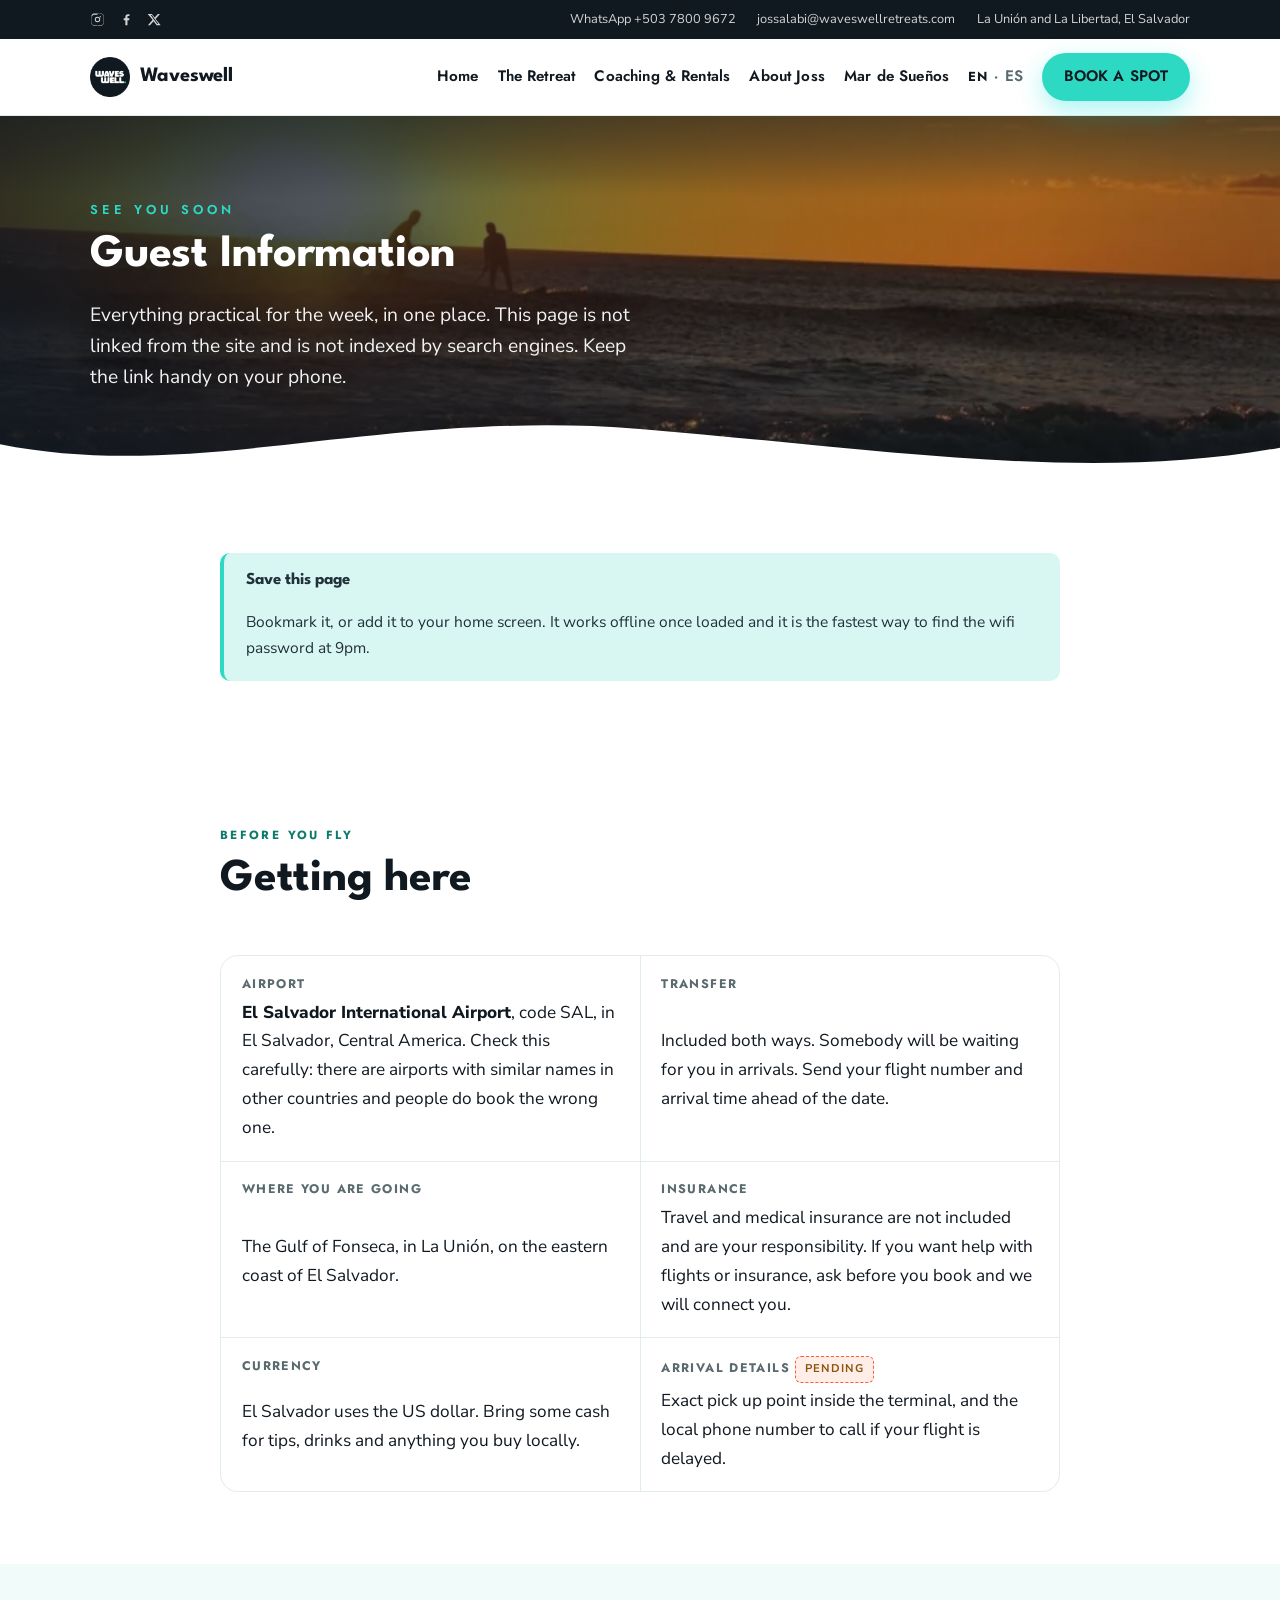
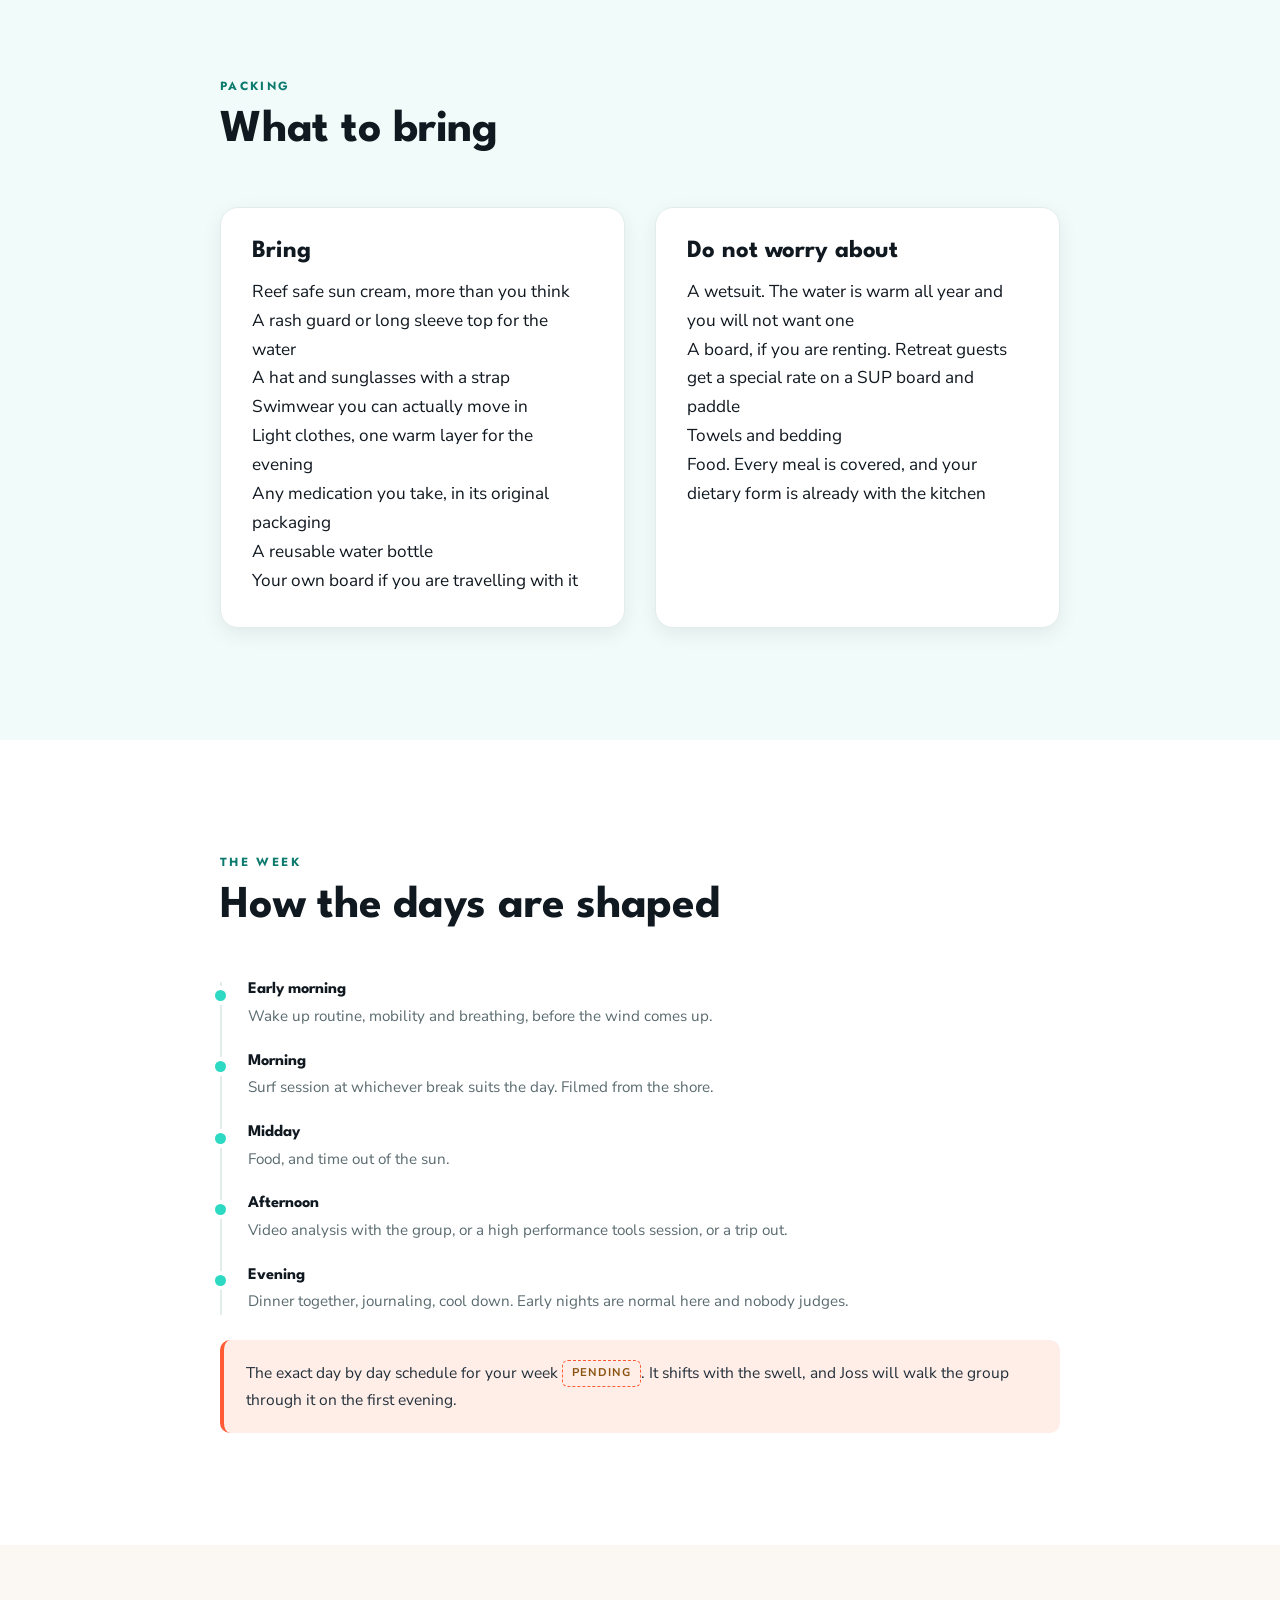
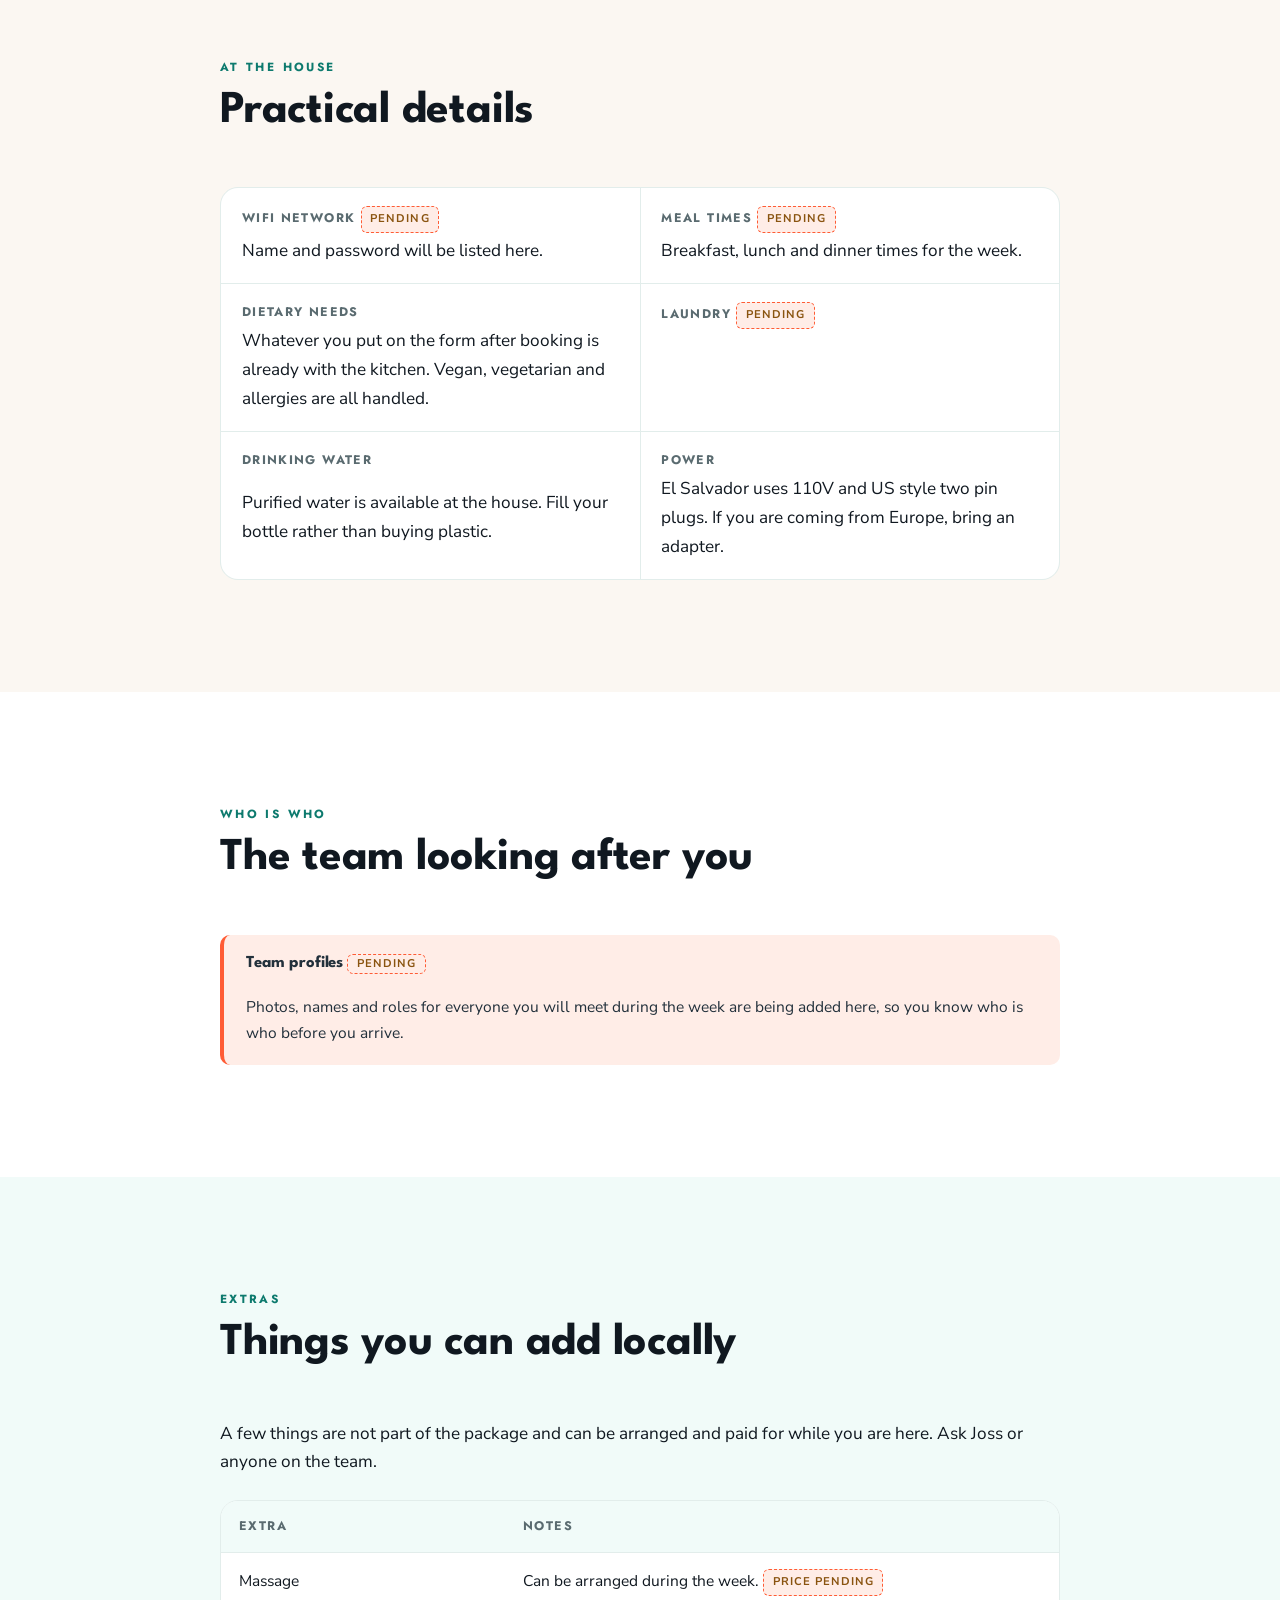
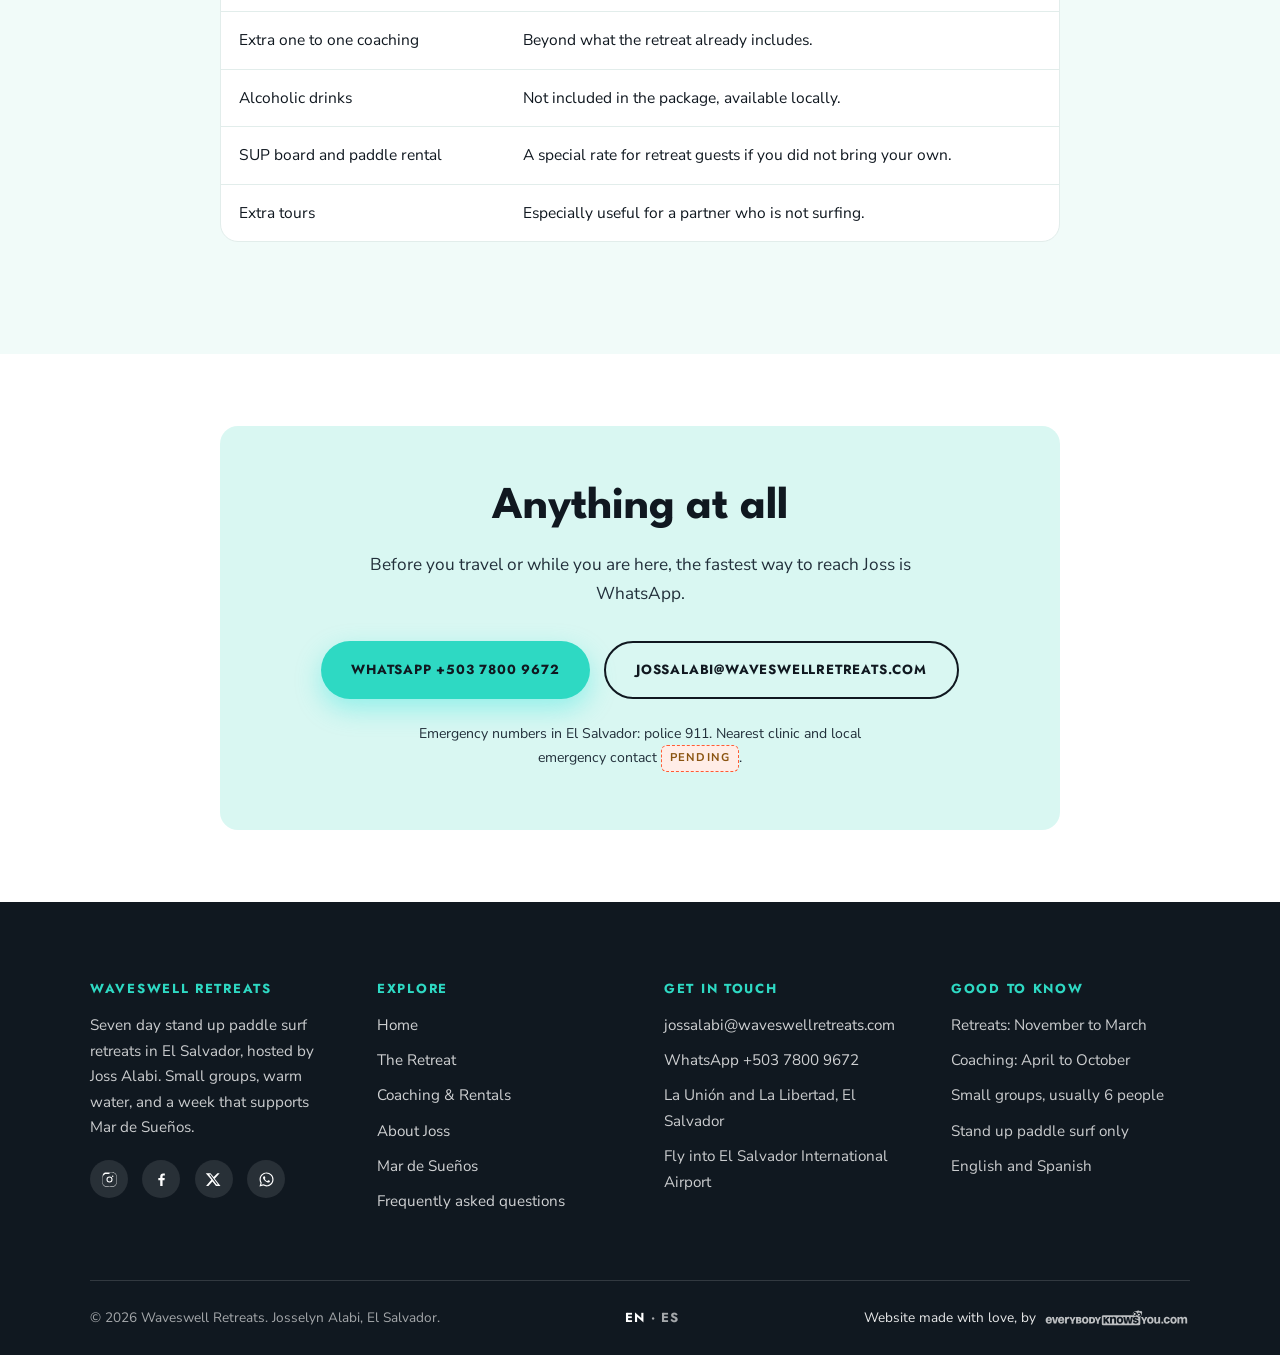
<file: guests.html>
<!DOCTYPE html>
<html lang="en">
<head>
<meta charset="UTF-8">
<meta name="viewport" content="width=device-width, initial-scale=1.0">

<title>Guest Information | Waveswell Retreats</title>
<meta name="description" content="Practical information for guests on a Waveswell retreat: getting here, what to bring, the shape of the week, and who to contact.">
<meta name="keywords" content="">

<link rel="canonical" href="https://waveswellretreats.com/guests.html">

<meta property="og:title" content="Guest Information | Waveswell Retreats">
<meta property="og:description" content="Practical information for guests on a Waveswell retreat: getting here, what to bring, the shape of the week, and who to contact.">
<meta property="og:type" content="website">
<meta property="og:url" content="https://waveswellretreats.com/guests.html">
<meta property="og:image" content="https://waveswellretreats.com/assets/images/social-share/social-share-waveswell-retreats-waveswellretreats.com.jpg">
<meta property="og:image:width" content="1200">
<meta property="og:image:height" content="630">
<meta property="og:site_name" content="Waveswell Retreats">
<meta property="og:locale" content="en_US">
<meta name="twitter:card" content="summary_large_image">
<meta name="twitter:site" content="@JossAlabi">
<meta name="twitter:title" content="Guest Information | Waveswell Retreats">
<meta name="twitter:description" content="Practical information for guests on a Waveswell retreat: getting here, what to bring, the shape of the week, and who to contact.">
<meta name="twitter:image" content="https://waveswellretreats.com/assets/images/social-share/social-share-waveswell-retreats-waveswellretreats.com.jpg">

<meta name="robots" content="noindex, nofollow">
<meta name="author" content="Josselyn Alabi">
<meta name="theme-color" content="#2ED9C3">
<meta name="geo.region" content="SV">
<meta name="geo.placename" content="La Uni&#243;n, El Salvador">
<meta http-equiv="content-language" content="en">

<link rel="icon" href="favicon.ico" sizes="any">
<link rel="icon" type="image/png" sizes="32x32" href="favicon-32x32.png">
<link rel="icon" type="image/png" sizes="16x16" href="favicon-16x16.png">
<link rel="apple-touch-icon" sizes="180x180" href="apple-touch-icon.png">
<link rel="manifest" href="site.webmanifest">
<link rel="alternate" type="text/plain" title="llms.txt" href="https://waveswellretreats.com/llms.txt">
<link rel="preload" as="image" href="assets/images/gallery/gallery-2-sunset-session-waveswellretreats.com.webp" type="image/webp">

<link rel="preconnect" href="https://fonts.googleapis.com">
<link rel="preconnect" href="https://fonts.gstatic.com" crossorigin>
<link rel="preload" as="style" href="https://fonts.googleapis.com/css2?family=Jost:wght@400;500;600&family=League+Spartan:wght@500;700;900&family=Nunito+Sans:ital,wght@0,400;0,600;0,800;1,400&display=swap">
<link rel="stylesheet" href="https://fonts.googleapis.com/css2?family=Jost:wght@400;500;600&family=League+Spartan:wght@500;700;900&family=Nunito+Sans:ital,wght@0,400;0,600;0,800;1,400&display=swap" media="print" onload="this.media='all'">
<noscript><link rel="stylesheet" href="https://fonts.googleapis.com/css2?family=Jost:wght@400;500;600&family=League+Spartan:wght@500;700;900&family=Nunito+Sans:ital,wght@0,400;0,600;0,800;1,400&display=swap"></noscript>

<link rel="stylesheet" href="assets/css/tokens.css">
<link rel="stylesheet" href="assets/css/styles.css">

</head>
<body>
<a class="skip" href="#main">Skip to content</a>

<div class="utility">
  <div class="wrap">
    <div class="utility__set utility__socials">
      <a href="https://www.instagram.com/jossalabi/" target="_blank" rel="noopener" aria-label="Instagram"><svg viewBox="0 0 24 24" aria-hidden="true"><path d="M12 2.2c3.2 0 3.6 0 4.9.07 1.2.05 1.8.25 2.2.42.6.22 1 .48 1.4.9.4.4.7.8.9 1.4.2.4.4 1 .4 2.2.1 1.3.1 1.7.1 4.9s0 3.6-.1 4.9c0 1.2-.2 1.8-.4 2.2-.2.6-.5 1-.9 1.4-.4.4-.8.7-1.4.9-.4.2-1 .4-2.2.4-1.3.1-1.7.1-4.9.1s-3.6 0-4.9-.1c-1.2 0-1.8-.2-2.2-.4-.6-.2-1-.5-1.4-.9-.4-.4-.7-.8-.9-1.4-.2-.4-.4-1-.4-2.2C2.2 15.6 2.2 15.2 2.2 12s0-3.6.1-4.9c0-1.2.2-1.8.4-2.2.2-.6.5-1 .9-1.4.4-.4.8-.7 1.4-.9.4-.2 1-.4 2.2-.4C8.4 2.2 8.8 2.2 12 2.2m0 2.1c-3.1 0-3.5 0-4.7.07-1.1.05-1.7.24-2.1.4-.5.2-.9.44-1.3.84-.4.4-.64.8-.84 1.3-.16.4-.35 1-.4 2.1C2.6 8.5 2.6 8.9 2.6 12s0 3.5.06 4.7c.05 1.1.24 1.7.4 2.1.2.5.44.9.84 1.3.4.4.8.64 1.3.84.4.16 1 .35 2.1.4 1.2.06 1.6.06 4.7.06s3.5 0 4.7-.06c1.1-.05 1.7-.24 2.1-.4.5-.2.9-.44 1.3-.84.4-.4.64-.8.84-1.3.16-.4.35-1 .4-2.1.06-1.2.06-1.6.06-4.7s0-3.5-.06-4.7c-.05-1.1-.24-1.7-.4-2.1-.2-.5-.44-.9-.84-1.3-.4-.4-.8-.64-1.3-.84-.4-.16-1-.35-2.1-.4-1.2-.06-1.6-.06-4.7-.06Zm0 3.4a4.3 4.3 0 1 1 0 8.6 4.3 4.3 0 0 1 0-8.6Zm0 7.1a2.8 2.8 0 1 0 0-5.6 2.8 2.8 0 0 0 0 5.6Zm5.5-7.3a1 1 0 1 1-2 0 1 1 0 0 1 2 0Z"/></svg></a>
      <a href="https://www.facebook.com/JossAlabi/" target="_blank" rel="noopener" aria-label="Facebook"><svg viewBox="0 0 24 24" aria-hidden="true"><path d="M13.5 21v-8h2.7l.4-3.1h-3.1V7.9c0-.9.25-1.5 1.55-1.5H16.7V3.6c-.3 0-1.3-.13-2.45-.13-2.4 0-4.05 1.47-4.05 4.18V9.9H7.5V13h2.7v8h3.3Z"/></svg></a>
      <a href="https://twitter.com/JossAlabi" target="_blank" rel="noopener" aria-label="X"><svg viewBox="0 0 24 24" aria-hidden="true"><path d="M17.5 3h3.2l-7 8 8.2 10h-6.4l-5-6.1L4.7 21H1.5l7.5-8.6L1.1 3h6.6l4.5 5.6L17.5 3Zm-1.1 16h1.8L7.7 4.8H5.8L16.4 19Z"/></svg></a>
    </div>
    <div class="utility__set">
      <a href="https://wa.me/50378009672" target="_blank" rel="noopener">WhatsApp +503 7800 9672</a>
      <a href="mailto:jossalabi@waveswellretreats.com">jossalabi@waveswellretreats.com</a>
      <span>La Uni&#243;n and La Libertad, El Salvador</span>
    </div>
  </div>
</div>

<header class="site-header">
  <div class="wrap">
    <a class="brand" href="index.html">
      <img src="assets/images/logos/logo-waveswell-retreats-waveswellretreats.com.png" alt="Waveswell Retreats" width="40" height="40" style="height:40px;width:40px">
      <span>Waveswell</span>
    </a>
    <button class="nav-toggle" aria-label="Open menu" aria-expanded="false" aria-controls="mainnav"><span></span><span></span><span></span></button>
    <nav class="nav" id="mainnav" aria-label="Main">
      <a href="index.html">Home</a>
      <a href="retreat.html">The Retreat</a>
      <a href="coaching.html">Coaching &amp; Rentals</a>
      <a href="about.html">About Joss</a>
      <a href="mar-de-suenos.html">Mar de Sue&#241;os</a>
      <div class="lang"><span class="active">EN</span> &middot; <a href="es/guests.html" hreflang="es">ES</a></div>
      <a class="btn btn--primary btn--sm" href="retreat.html#dates">Book a spot</a>
    </nav>
  </div>
</header>

<main id="main">

<section class="hero hero--page" style="min-height:clamp(320px,40vh,440px)">
  <div class="hero__media">
    <img src="assets/images/gallery/gallery-2-sunset-session-waveswellretreats.com.webp" alt="Paddle surfers out on the water at sunset in El Salvador" fetchpriority="high" width="800" height="800">
  </div>
  <div class="wrap">
    <div class="hero__inner">
      <span class="script">See you soon</span>
      <h1>Guest Information</h1>
      <p class="hero__sub">Everything practical for the week, in one place. This page is not linked from the site and is not indexed by search engines. Keep the link handy on your phone.</p>
    </div>
  </div>
  <div class="hero__wave"><svg viewBox="0 0 1440 90" preserveAspectRatio="none" aria-hidden="true"><path d="M0,46 C220,92 430,4 720,28 C980,50 1220,92 1440,50 L1440,90 L0,90 Z"></path></svg></div>
</section>

<section class="band band--tight">
  <div class="wrap narrow">
    <div class="notice reveal">
      <h3>Save this page</h3>
      <p>Bookmark it, or add it to your home screen. It works offline once loaded and it is the fastest way to find the wifi password at 9pm.</p>
    </div>
  </div>
</section>

<section class="band band--tight">
  <div class="wrap narrow">
    <div class="head reveal"><span class="eyebrow">Before you fly</span><h2>Getting here</h2></div>
    <dl class="facts reveal">
      <div><dt>Airport</dt><dd><strong>El Salvador International Airport</strong>, code SAL, in El Salvador, Central America. Check this carefully: there are airports with similar names in other countries and people do book the wrong one.</dd></div>
      <div><dt>Transfer</dt><dd>Included both ways. Somebody will be waiting for you in arrivals. Send your flight number and arrival time ahead of the date.</dd></div>
      <div><dt>Where you are going</dt><dd>The Gulf of Fonseca, in La Uni&#243;n, on the eastern coast of El Salvador.</dd></div>
      <div><dt>Insurance</dt><dd>Travel and medical insurance are not included and are your responsibility. If you want help with flights or insurance, ask before you book and we will connect you.</dd></div>
      <div><dt>Currency</dt><dd>El Salvador uses the US dollar. Bring some cash for tips, drinks and anything you buy locally.</dd></div>
      <div><dt>Arrival details <span class="pending">pending</span></dt><dd>Exact pick up point inside the terminal, and the local phone number to call if your flight is delayed.</dd></div>
    </dl>
  </div>
</section>

<section class="band band--surface">
  <div class="wrap narrow">
    <div class="head reveal"><span class="eyebrow">Packing</span><h2>What to bring</h2></div>
    <div class="grid grid--2">
      <div class="value reveal">
        <h3>Bring</h3>
        <ul style="margin-top:.8rem">
          <li>Reef safe sun cream, more than you think</li>
          <li>A rash guard or long sleeve top for the water</li>
          <li>A hat and sunglasses with a strap</li>
          <li>Swimwear you can actually move in</li>
          <li>Light clothes, one warm layer for the evening</li>
          <li>Any medication you take, in its original packaging</li>
          <li>A reusable water bottle</li>
          <li>Your own board if you are travelling with it</li>
        </ul>
      </div>
      <div class="value reveal">
        <h3>Do not worry about</h3>
        <ul style="margin-top:.8rem">
          <li>A wetsuit. The water is warm all year and you will not want one</li>
          <li>A board, if you are renting. Retreat guests get a special rate on a SUP board and paddle</li>
          <li>Towels and bedding</li>
          <li>Food. Every meal is covered, and your dietary form is already with the kitchen</li>
        </ul>
      </div>
    </div>
  </div>
</section>

<section class="band">
  <div class="wrap narrow">
    <div class="head reveal"><span class="eyebrow">The week</span><h2>How the days are shaped</h2></div>
    <div class="reveal">
      <ul class="rhythm">
        <li><h4>Early morning</h4><p>Wake up routine, mobility and breathing, before the wind comes up.</p></li>
        <li><h4>Morning</h4><p>Surf session at whichever break suits the day. Filmed from the shore.</p></li>
        <li><h4>Midday</h4><p>Food, and time out of the sun.</p></li>
        <li><h4>Afternoon</h4><p>Video analysis with the group, or a high performance tools session, or a trip out.</p></li>
        <li><h4>Evening</h4><p>Dinner together, journaling, cool down. Early nights are normal here and nobody judges.</p></li>
      </ul>
      <div class="notice notice--warn" style="margin-top:1.6rem">
        <p>The exact day by day schedule for your week <span class="pending">pending</span>. It shifts with the swell, and Joss will walk the group through it on the first evening.</p>
      </div>
    </div>
  </div>
</section>

<section class="band band--sand">
  <div class="wrap narrow">
    <div class="head reveal"><span class="eyebrow">At the house</span><h2>Practical details</h2></div>
    <dl class="facts reveal">
      <div><dt>Wifi network <span class="pending">pending</span></dt><dd>Name and password will be listed here.</dd></div>
      <div><dt>Meal times <span class="pending">pending</span></dt><dd>Breakfast, lunch and dinner times for the week.</dd></div>
      <div><dt>Dietary needs</dt><dd>Whatever you put on the form after booking is already with the kitchen. Vegan, vegetarian and allergies are all handled.</dd></div>
      <div><dt>Laundry <span class="pending">pending</span></dt><dd></dd></div>
      <div><dt>Drinking water</dt><dd>Purified water is available at the house. Fill your bottle rather than buying plastic.</dd></div>
      <div><dt>Power</dt><dd>El Salvador uses 110V and US style two pin plugs. If you are coming from Europe, bring an adapter.</dd></div>
    </dl>
  </div>
</section>

<section class="band">
  <div class="wrap narrow">
    <div class="head reveal"><span class="eyebrow">Who is who</span><h2>The team looking after you</h2></div>
    <div class="notice notice--warn reveal">
      <h3>Team profiles <span class="pending">pending</span></h3>
      <p>Photos, names and roles for everyone you will meet during the week are being added here, so you know who is who before you arrive.</p>
    </div>
  </div>
</section>

<section class="band band--surface">
  <div class="wrap narrow">
    <div class="head reveal"><span class="eyebrow">Extras</span><h2>Things you can add locally</h2></div>
    <p class="reveal">A few things are not part of the package and can be arranged and paid for while you are here. Ask Joss or anyone on the team.</p>
    <div class="tablewrap reveal" style="margin-top:1.4rem">
      <table class="data">
        <thead><tr><th>Extra</th><th>Notes</th></tr></thead>
        <tbody>
          <tr><td>Massage</td><td>Can be arranged during the week. <span class="pending">price pending</span></td></tr>
          <tr><td>Extra one to one coaching</td><td>Beyond what the retreat already includes.</td></tr>
          <tr><td>Alcoholic drinks</td><td>Not included in the package, available locally.</td></tr>
          <tr><td>SUP board and paddle rental</td><td>A special rate for retreat guests if you did not bring your own.</td></tr>
          <tr><td>Extra tours</td><td>Especially useful for a partner who is not surfing.</td></tr>
        </tbody>
      </table>
    </div>
  </div>
</section>

<section class="band band--tight">
  <div class="wrap narrow">
    <div class="cta reveal">
      <h2>Anything at all</h2>
      <p>Before you travel or while you are here, the fastest way to reach Joss is WhatsApp.</p>
      <div class="btns center">
        <a class="btn btn--primary" href="https://wa.me/50378009672" target="_blank" rel="noopener">WhatsApp +503 7800 9672</a>
        <a class="btn btn--ghost" href="mailto:jossalabi@waveswellretreats.com">jossalabi@waveswellretreats.com</a>
      </div>
      <p class="muted" style="font-size:.88rem;margin-top:1.4rem">Emergency numbers in El Salvador: police 911. Nearest clinic and local emergency contact <span class="pending">pending</span>.</p>
    </div>
  </div>
</section>

</main>

<footer class="site-footer">
  <div class="wrap">
    <div class="footer-grid">
      <div>
        <h4>Waveswell Retreats</h4>
        <p>Seven day stand up paddle surf retreats in El Salvador, hosted by Joss Alabi. Small groups, warm water, and a week that supports Mar de Sue&#241;os.</p>
        <div class="f-socials">
          <a href="https://www.instagram.com/jossalabi/" target="_blank" rel="noopener" aria-label="Instagram"><svg viewBox="0 0 24 24" aria-hidden="true"><path d="M12 2.2c3.2 0 3.6 0 4.9.07 1.2.05 1.8.25 2.2.42.6.22 1 .48 1.4.9.4.4.7.8.9 1.4.2.4.4 1 .4 2.2.1 1.3.1 1.7.1 4.9s0 3.6-.1 4.9c0 1.2-.2 1.8-.4 2.2-.2.6-.5 1-.9 1.4-.4.4-.8.7-1.4.9-.4.2-1 .4-2.2.4-1.3.1-1.7.1-4.9.1s-3.6 0-4.9-.1c-1.2 0-1.8-.2-2.2-.4-.6-.2-1-.5-1.4-.9-.4-.4-.7-.8-.9-1.4-.2-.4-.4-1-.4-2.2C2.2 15.6 2.2 15.2 2.2 12s0-3.6.1-4.9c0-1.2.2-1.8.4-2.2.2-.6.5-1 .9-1.4.4-.4.8-.7 1.4-.9.4-.2 1-.4 2.2-.4C8.4 2.2 8.8 2.2 12 2.2m0 2.1c-3.1 0-3.5 0-4.7.07-1.1.05-1.7.24-2.1.4-.5.2-.9.44-1.3.84-.4.4-.64.8-.84 1.3-.16.4-.35 1-.4 2.1C2.6 8.5 2.6 8.9 2.6 12s0 3.5.06 4.7c.05 1.1.24 1.7.4 2.1.2.5.44.9.84 1.3.4.4.8.64 1.3.84.4.16 1 .35 2.1.4 1.2.06 1.6.06 4.7.06s3.5 0 4.7-.06c1.1-.05 1.7-.24 2.1-.4.5-.2.9-.44 1.3-.84.4-.4.64-.8.84-1.3.16-.4.35-1 .4-2.1.06-1.2.06-1.6.06-4.7s0-3.5-.06-4.7c-.05-1.1-.24-1.7-.4-2.1-.2-.5-.44-.9-.84-1.3-.4-.4-.8-.64-1.3-.84-.4-.16-1-.35-2.1-.4-1.2-.06-1.6-.06-4.7-.06Zm0 3.4a4.3 4.3 0 1 1 0 8.6 4.3 4.3 0 0 1 0-8.6Zm0 7.1a2.8 2.8 0 1 0 0-5.6 2.8 2.8 0 0 0 0 5.6Zm5.5-7.3a1 1 0 1 1-2 0 1 1 0 0 1 2 0Z"/></svg></a>
          <a href="https://www.facebook.com/JossAlabi/" target="_blank" rel="noopener" aria-label="Facebook"><svg viewBox="0 0 24 24" aria-hidden="true"><path d="M13.5 21v-8h2.7l.4-3.1h-3.1V7.9c0-.9.25-1.5 1.55-1.5H16.7V3.6c-.3 0-1.3-.13-2.45-.13-2.4 0-4.05 1.47-4.05 4.18V9.9H7.5V13h2.7v8h3.3Z"/></svg></a>
          <a href="https://twitter.com/JossAlabi" target="_blank" rel="noopener" aria-label="X"><svg viewBox="0 0 24 24" aria-hidden="true"><path d="M17.5 3h3.2l-7 8 8.2 10h-6.4l-5-6.1L4.7 21H1.5l7.5-8.6L1.1 3h6.6l4.5 5.6L17.5 3Zm-1.1 16h1.8L7.7 4.8H5.8L16.4 19Z"/></svg></a>
          <a href="https://wa.me/50378009672" target="_blank" rel="noopener" aria-label="WhatsApp"><svg viewBox="0 0 24 24" aria-hidden="true"><path d="M12.04 2C6.6 2 2.2 6.4 2.2 11.85c0 1.74.46 3.44 1.32 4.94L2.1 22l5.34-1.4a9.8 9.8 0 0 0 4.6 1.17h.01c5.43 0 9.84-4.4 9.84-9.85 0-2.63-1.03-5.1-2.89-6.96A9.78 9.78 0 0 0 12.04 2Zm0 18.02h-.01a8.2 8.2 0 0 1-4.16-1.14l-.3-.18-3.1.81.83-3.02-.2-.31a8.13 8.13 0 0 1-1.25-4.33c0-4.51 3.68-8.18 8.2-8.18a8.13 8.13 0 0 1 5.78 2.4 8.1 8.1 0 0 1 2.4 5.79c0 4.51-3.68 8.16-8.19 8.16Zm4.5-6.11c-.25-.13-1.46-.72-1.68-.8-.23-.09-.39-.13-.55.12-.17.25-.64.8-.78.97-.14.16-.29.18-.53.06-.25-.13-1.04-.39-1.98-1.23-.73-.65-1.23-1.46-1.37-1.71-.14-.25-.02-.38.11-.5.11-.11.25-.29.37-.43.13-.15.17-.25.25-.41.09-.17.04-.31-.02-.44-.06-.12-.55-1.34-.76-1.83-.2-.48-.4-.41-.55-.42h-.47c-.16 0-.42.06-.64.31-.22.25-.84.82-.84 2s.86 2.32.98 2.48c.12.16 1.69 2.58 4.1 3.62.57.25 1.02.39 1.37.5.58.19 1.1.16 1.52.1.46-.07 1.46-.6 1.66-1.18.21-.58.21-1.07.14-1.18-.06-.11-.22-.17-.47-.29Z"/></svg></a>
        </div>
      </div>
      <div>
        <h4>Explore</h4>
        <ul>
          <li><a href="index.html">Home</a></li>
          <li><a href="retreat.html">The Retreat</a></li>
          <li><a href="coaching.html">Coaching &amp; Rentals</a></li>
          <li><a href="about.html">About Joss</a></li>
          <li><a href="mar-de-suenos.html">Mar de Sue&#241;os</a></li>
          <li><a href="retreat.html#faq">Frequently asked questions</a></li>
        </ul>
      </div>
      <div>
        <h4>Get in touch</h4>
        <ul>
          <li><a href="mailto:jossalabi@waveswellretreats.com">jossalabi@waveswellretreats.com</a></li>
          <li><a href="https://wa.me/50378009672" target="_blank" rel="noopener">WhatsApp +503 7800 9672</a></li>
          <li>La Uni&#243;n and La Libertad, El Salvador</li>
          <li>Fly into El Salvador International Airport</li>
        </ul>
      </div>
      <div>
        <h4>Good to know</h4>
        <ul>
          <li>Retreats: November to March</li>
          <li>Coaching: April to October</li>
          <li>Small groups, usually 6 people</li>
          <li>Stand up paddle surf only</li>
          <li>English and Spanish</li>
        </ul>
      </div>
    </div>
    <div class="footer-bottom">
      <span>&copy; 2026 Waveswell Retreats. Josselyn Alabi, El Salvador.</span>
      <div class="lang"><span class="active">EN</span> &middot; <a href="es/guests.html" hreflang="es">ES</a></div>
      <a class="eky-credit" href="https://everybodyknowsyou.com" target="_blank" rel="noopener" aria-label="everybodyknowsyou.com">
        <span class="eky-credit__text">Website made with love, by</span>
        <svg role="img" aria-label="everybodyknowsyou.com" id="Layer_1" data-name="Layer 1" xmlns="http://www.w3.org/2000/svg" viewBox="0 0 1296.95 160.34">
  <defs>
    <style>
            .cls-1 { fill: var(--eky-bg, #ffffff); }
      .cls-2 { fill: var(--eky-fg, currentColor); }
    </style>
  </defs>
  <g>
    <g>
      <g>
        <rect class="cls-2" x="515.16" y="55.21" width="342.62" height="90.52" rx="12" ry="12"/>
        <path class="cls-1" d="M530.13,71.12h16.6v15.46l-.24,6.96h.32l3.32-4.61,15.14-17.81h19.83l-22.02,25.02,22.18,33.68h-19.92l-13.76-20.73-4.86,5.34v15.38h-16.6v-58.69Z"/>
        <path class="cls-1" d="M604.13,71.12v8.01h.32c4.53-6.23,10.53-9.23,18.54-9.23,12.47,0,18.94,7.29,18.94,22.02v37.89h-16.6v-35.3c0-7.69-2.75-10.85-8.58-10.85-7.21,0-11.82,4.7-11.82,12.14v34h-16.6v-58.69h15.79Z"/>
        <path class="cls-1" d="M647.37,100.43c0-17.57,11.09-30.52,29.31-30.52s29.31,12.95,29.31,30.52-11.09,30.6-29.31,30.6-29.31-13.03-29.31-30.6ZM688.66,100.43c0-9.8-3.81-17.16-11.98-17.16s-11.98,7.37-11.98,17.16,3.81,17.24,11.98,17.24,11.98-7.45,11.98-17.24Z"/>
        <path class="cls-1" d="M705.66,71.12h17.57l6.64,35.62c.41,2.02.73,4.86,1.14,6.88h.32l1.21-6.88,6.88-35.62h18.54l7.45,35.62,1.29,6.88h.32l1.05-6.88,5.99-35.62h17.24l-13.28,58.69h-21.53l-6.64-32.38-1.29-6.88h-.32l-1.21,6.88-6.56,32.38h-21.45l-13.36-58.69Z"/>
        <path class="cls-1" d="M791.81,110.79l17-.08c.57,4.78,3.72,7.53,9.31,7.53,4.61,0,7.85-1.7,7.85-5.26,0-2.67-1.78-4.37-5.59-5.26l-14.09-3.24c-8.98-2.02-13.84-7.77-13.84-16.27,0-11.5,8.99-18.3,24.69-18.3,14.65,0,23.56,6.96,23.8,18.05h-17c-.49-3.32-2.67-5.67-7.69-5.67-4.37,0-7.21,1.54-7.21,4.61,0,2.43,1.7,3.81,5.59,4.7l14.09,3.24c9.23,2.1,14.09,8.18,14.09,16.84,0,12.71-10.28,19.35-24.77,19.35-16.19,0-25.99-7.77-26.23-20.24Z"/>
      </g>
      <g>
        <path class="cls-2" d="M918.06,100.39c0-17.57,11.09-30.52,29.31-30.52s29.31,12.95,29.31,30.52-11.09,30.6-29.31,30.6-29.31-13.03-29.31-30.6ZM959.34,100.39c0-9.8-3.81-17.16-11.98-17.16s-11.98,7.37-11.98,17.16,3.81,17.24,11.98,17.24,11.98-7.45,11.98-17.24Z"/>
        <path class="cls-2" d="M1018.85,129.78v-7.85h-.32c-4.61,6.15-10.52,9.07-17.89,9.07-11.98,0-18.46-7.29-18.46-21.94v-37.97h16.6v35.38c0,7.69,2.83,10.77,8.18,10.77,6.56,0,11.09-4.61,11.09-12.63v-33.52h16.6v58.69h-15.79Z"/>
        <path class="cls-2" d="M884.01,109.52l-20.4-38.4h17.84l8.26,17.75c.99,2.06,1.9,4.96,2.89,7.02h.33c.91-2.06,1.82-4.96,2.72-7.02l7.85-17.75h17.51l-20.07,38.57v21.31h-16.93v-21.47Z"/>
      </g>
      <g>
        <path class="cls-2" d="M14.66,100.39c0-17.97,10.85-30.52,29.55-30.52s28.01,12.47,27.36,34.41h-39.35c.89,8.91,4.53,14.01,11.66,14.01,5.67,0,9.31-3,10.44-8.5h16.76c-2.19,13.28-12.31,21.21-26.88,21.21-18.7,0-29.55-12.63-29.55-30.6ZM54.58,92.54c-1.05-6.56-4.78-9.96-10.36-9.96s-9.8,3.64-11.42,9.96h21.78Z"/>
        <path class="cls-2" d="M69.8,71.09h17.49l9.47,35.62c.57,2.02,1.05,4.86,1.62,6.88h.32l1.54-6.88,8.99-35.62h17.16l-17.81,58.69h-21.13l-17.65-58.69Z"/>
        <path class="cls-2" d="M124.69,100.39c0-17.97,10.85-30.52,29.55-30.52s28.01,12.47,27.36,34.41h-39.35c.89,8.91,4.53,14.01,11.66,14.01,5.67,0,9.31-3,10.44-8.5h16.76c-2.19,13.28-12.31,21.21-26.88,21.21-18.7,0-29.55-12.63-29.55-30.6ZM164.61,92.54c-1.05-6.56-4.78-9.96-10.36-9.96s-9.8,3.64-11.42,9.96h21.78Z"/>
        <path class="cls-2" d="M187.44,71.09h15.46v9.47h.32c3.64-7.37,8.74-10.69,15.71-10.69,1.86,0,3.56.24,5.1.81v15.79h-.32c-1.7-.49-3.24-.73-5.18-.73-9.15,0-14.49,5.42-14.49,16.11v27.93h-16.6v-58.69Z"/>
        <path class="cls-2" d="M285.57,71.09h26.15c13.52,0,20.97,5.42,20.97,14.82,0,6.15-3.08,10.36-9.96,12.39v.32c8.02,1.46,12.23,6.23,12.23,13.84,0,10.52-8.42,17.33-21.7,17.33h-27.69v-58.69ZM316.66,88.82c0-3.64-2.02-5.18-6.56-5.18h-7.93v10.77h7.93c4.37,0,6.56-1.86,6.56-5.59ZM318.6,111.24c0-3.81-2.27-5.99-6.88-5.99h-9.55v11.98h9.63c4.45,0,6.8-2.19,6.8-5.99Z"/>
        <path class="cls-2" d="M337.95,100.39c0-17.57,11.09-30.52,29.31-30.52s29.31,12.95,29.31,30.52-11.09,30.6-29.31,30.6-29.31-13.03-29.31-30.6ZM379.24,100.39c0-9.8-3.8-17.16-11.98-17.16s-11.98,7.37-11.98,17.16,3.8,17.24,11.98,17.24,11.98-7.45,11.98-17.24Z"/>
        <path class="cls-2" d="M402.08,71.09h24.13c18.62,0,29.63,10.36,29.63,29.31s-11.01,29.39-29.63,29.39h-24.13v-58.69ZM438.99,100.39c0-10.77-5.83-16.19-13.36-16.19h-6.96v32.46h6.96c7.53,0,13.36-5.51,13.36-16.27Z"/>
        <path class="cls-2" d="M471.04,109.52l-20.4-38.4h17.84l8.26,17.75c.99,2.06,1.9,4.96,2.89,7.02h.33c.91-2.06,1.82-4.96,2.72-7.02l7.85-17.75h17.51l-20.07,38.57v21.31h-16.93v-21.47Z"/>
        <path class="cls-2" d="M245.89,109.52l-20.4-38.4h17.84l8.26,17.75c.99,2.06,1.9,4.96,2.89,7.02h.33c.91-2.06,1.82-4.96,2.72-7.02l7.85-17.75h17.51l-20.07,38.57v21.31h-16.93v-21.47Z"/>
      </g>
    </g>
    <g>
      <g>
        <path class="cls-2" d="M837.89,14.05c5.42-1.65,11.14.47,13.85,5.48.39.72,1.1,1.2,1.88,1.34.7.12,1.52-.2,2.16-.74,4.05-3.38,9.74-3.68,14.06-.7,4.24,2.92,5.92,8.22,4.35,13.25l-6.96,22.26c-2.45,8.46-9.67,14.45-18.27,15.02-8.94.6-17.2-4.68-20.36-13.03-.17-.45-.5-.62-.88-.67s-.66.09-.98.46c-5.78,6.49-15.01,8.59-23.07,5.2-7.59-3.19-12.57-10.83-12.37-19.15.21-8.44,5.67-16.24,13.97-18.77l32.61-9.94ZM844.69,65.73c8.85,1.59,17.31-4.28,18.9-13.13,1.59-8.85-4.28-17.31-13.13-18.9-8.85-1.59-17.31,4.28-18.9,13.13s4.28,17.31,13.13,18.9ZM808.72,59.25c8.85,1.59,17.31-4.28,18.9-13.13,1.59-8.85-4.28-17.31-13.13-18.9-8.85-1.59-17.31,4.28-18.9,13.13-1.59,8.85,4.28,17.31,13.13,18.9Z"/>
        <g>
          <path class="cls-1" d="M850.46,33.7c8.85,1.59,14.72,10.06,13.13,18.9-1.59,8.85-10.06,14.72-18.9,13.13-8.85-1.59-14.72-10.06-13.13-18.9s10.06-14.72,18.9-13.13Z"/>
          <path class="cls-1" d="M814.49,27.22c8.85,1.59,14.72,10.06,13.13,18.9-1.59,8.85-10.06,14.72-18.9,13.13-8.85-1.59-14.72-10.06-13.13-18.9,1.59-8.85,10.06-14.72,18.9-13.13Z"/>
        </g>
      </g>
      <g>
        <g>
          <path class="cls-2" d="M847.57,56.91c-.06-.86-.28-1.56-.42-2.47.64.65,1.19,1.16,1.91,1.66,1.12.79,2.71.42,3.44-.7.73-1.11.45-2.64-.68-3.44-.71-.5-1.52-.66-2.4-1.05,1.54-.53,3.13-1,3.41-2.57.17-.93-.14-1.9-.84-2.43-1.03-.79-2.26-.75-3.22.02-.58.46-1.06.91-1.67,1.49.18-.89.4-1.63.45-2.5.09-1.44-1.09-2.58-2.46-2.58s-2.55,1.17-2.48,2.62c.04.85.33,1.53.43,2.46-.47-.54-.95-.89-1.43-1.33-1.13-1.04-2.8-.99-3.77.19-.91,1.1-.66,2.87.58,3.67.72.46,1.49.65,2.34.99-.88.38-1.73.56-2.45,1.09-1.21.89-1.32,2.65-.36,3.69,1.04,1.12,2.62,1.06,3.73.03l1.46-1.34c-.23.92-.51,1.75-.51,2.68,0,1.41,1.2,2.5,2.56,2.45s2.46-1.22,2.37-2.6Z"/>
          <path class="cls-2" d="M847.57,56.91c.09,1.38-1.03,2.55-2.37,2.6s-2.56-1.05-2.56-2.45c0-.94.27-1.76.51-2.68l-1.46,1.34c-1.12,1.03-2.7,1.09-3.73-.03-.96-1.04-.84-2.8.36-3.69.71-.53,1.56-.71,2.45-1.09-.85-.34-1.62-.53-2.34-.99-1.24-.79-1.49-2.57-.58-3.67.97-1.17,2.64-1.23,3.77-.19.48.45.96.79,1.43,1.33-.1-.93-.38-1.61-.43-2.46-.07-1.44,1.07-2.62,2.48-2.62s2.55,1.14,2.46,2.58c-.05.87-.27,1.6-.45,2.5.61-.58,1.09-1.03,1.67-1.49.96-.77,2.19-.81,3.22-.02.7.54,1,1.5.84,2.43-.28,1.57-1.87,2.04-3.41,2.57.88.39,1.69.54,2.4,1.05,1.13.8,1.41,2.33.68,3.44-.73,1.11-2.32,1.48-3.44.7-.72-.5-1.27-1.01-1.91-1.66.14.92.37,1.62.42,2.47Z"/>
        </g>
        <g>
          <path class="cls-2" d="M810.13,50.42c.09-1.04-.23-1.92-.46-2.9.76.65,1.37,1.38,2.24,1.82,1.23.63,2.73.08,3.32-1.08s.21-2.6-.95-3.29c-.73-.43-1.51-.63-2.28-.94.71-.21,1.29-.46,1.92-.73,1.42-.61,1.98-2.23,1.25-3.55s-2.48-1.69-3.67-.79c-.67.5-1.22,1.01-1.84,1.61.23-1.08.58-2.02.43-3.07-.18-1.23-1.33-2.03-2.49-2.01s-2.27.88-2.4,2.1c-.11,1.04.22,1.91.45,2.98-.52-.57-1.04-.93-1.58-1.42-1.11-1-2.86-.89-3.77.32s-.53,2.95.79,3.67c.74.41,1.47.63,2.23.89-.85.33-1.63.52-2.35.98-1.23.78-1.49,2.47-.66,3.57s2.46,1.35,3.58.48c.64-.49,1.17-.96,1.77-1.57-.22,1.07-.56,1.95-.45,2.98.14,1.28,1.29,2.13,2.5,2.11s2.29-.84,2.41-2.17Z"/>
          <path class="cls-2" d="M810.13,50.42c-.12,1.32-1.24,2.14-2.41,2.17s-2.36-.83-2.5-2.11c-.11-1.03.23-1.91.45-2.98-.6.61-1.13,1.08-1.77,1.57-1.12.87-2.73.66-3.58-.48s-.57-2.79.66-3.57c.72-.46,1.5-.64,2.35-.98-.77-.26-1.49-.48-2.23-.89-1.32-.73-1.68-2.5-.79-3.67s2.66-1.32,3.77-.32c.54.49,1.06.85,1.58,1.42-.23-1.07-.56-1.94-.45-2.98.13-1.22,1.24-2.08,2.4-2.1s2.31.78,2.49,2.01c.15,1.05-.2,1.99-.43,3.07.62-.6,1.17-1.1,1.84-1.61,1.2-.9,2.97-.5,3.67.79s.17,2.93-1.25,3.55c-.63.27-1.21.52-1.92.73.77.32,1.55.51,2.28.94,1.16.68,1.53,2.13.95,3.29s-2.09,1.71-3.32,1.08c-.87-.44-1.48-1.17-2.24-1.82.23.98.55,1.86.46,2.9Z"/>
        </g>
      </g>
    </g>
  </g>
  <g fill="var(--eky-fg, currentColor)">
    <path d="M1046.08,112.99h15.96v16.61h-15.96v-16.61Z"/>
    <path d="M1065.91,100.33c0-17.49,11.29-30.39,29.1-30.39,13.79,0,25.15,8.06,26.36,22.41h-16.85c-.56-5.8-4.03-9.11-9.43-9.11-8.06,0-11.93,7.42-11.93,17.09s3.79,17.17,11.85,17.17c5.4,0,8.95-3.3,9.67-9.67h16.85c-1.13,14.91-12.66,22.97-26.52,22.97-18.14,0-29.1-12.98-29.1-30.47Z"/>
    <path d="M1124.75,100.33c0-17.49,11.04-30.39,29.18-30.39s29.18,12.9,29.18,30.39-11.04,30.47-29.18,30.47-29.18-12.98-29.18-30.47ZM1165.86,100.33c0-9.75-3.79-17.09-11.93-17.09s-11.93,7.33-11.93,17.09,3.79,17.17,11.93,17.17,11.93-7.42,11.93-17.17Z"/>
    <path d="M1204.31,71.15v7.98h.32c4.43-5.97,10.64-9.19,17.9-9.19s12.41,3.14,15.4,9.19h.32c4.92-6.21,10.72-9.19,17.9-9.19,12.58,0,19.27,8.71,19.27,22.81v36.84h-16.53v-34.26c0-7.66-2.34-11.69-8.06-11.69-6.53,0-10.56,5-10.56,12.9v33.05h-16.53v-34.34c0-7.58-2.42-11.61-8.14-11.61-6.61,0-10.48,5.24-10.48,12.9v33.05h-16.53v-58.44h15.72Z"/>
  </g>
</svg>
      </a>
    </div>
  </div>
</footer>

<script src="assets/js/main.js" defer></script>
</body>
</html>
</file>
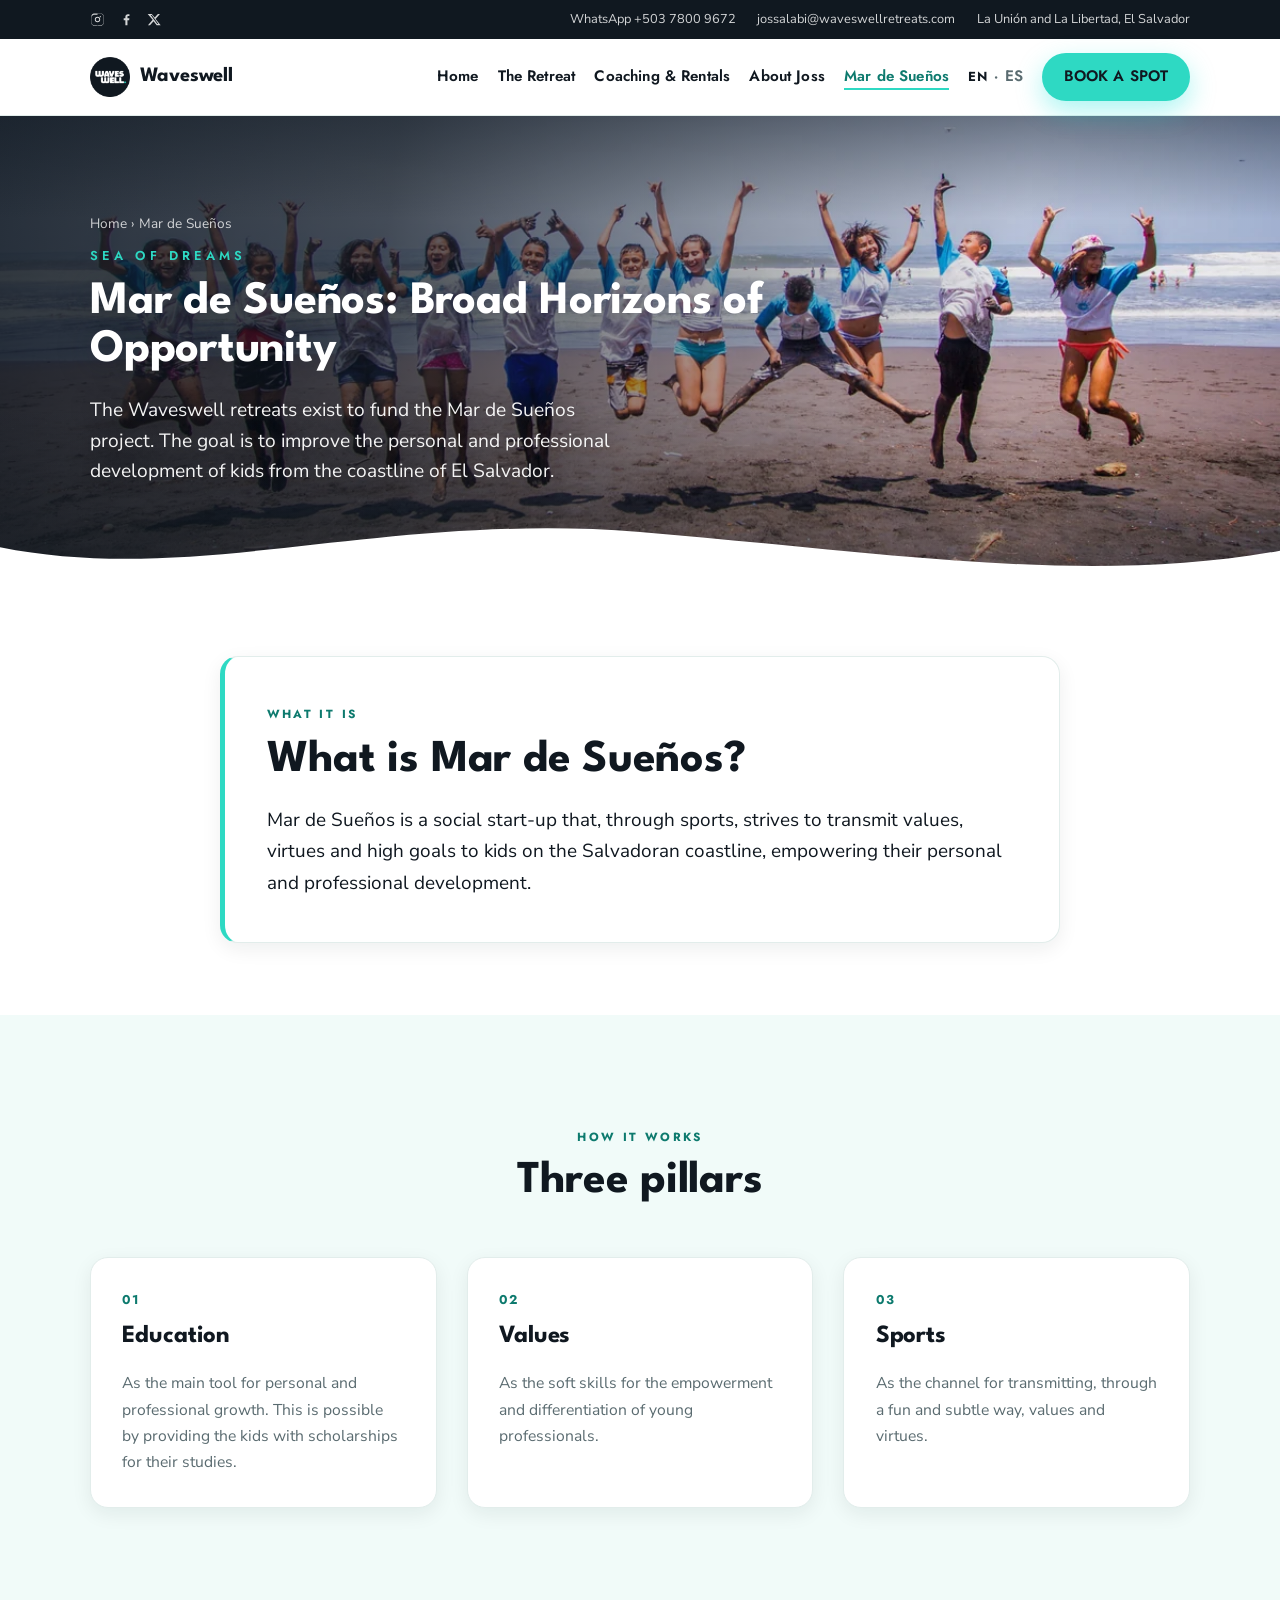
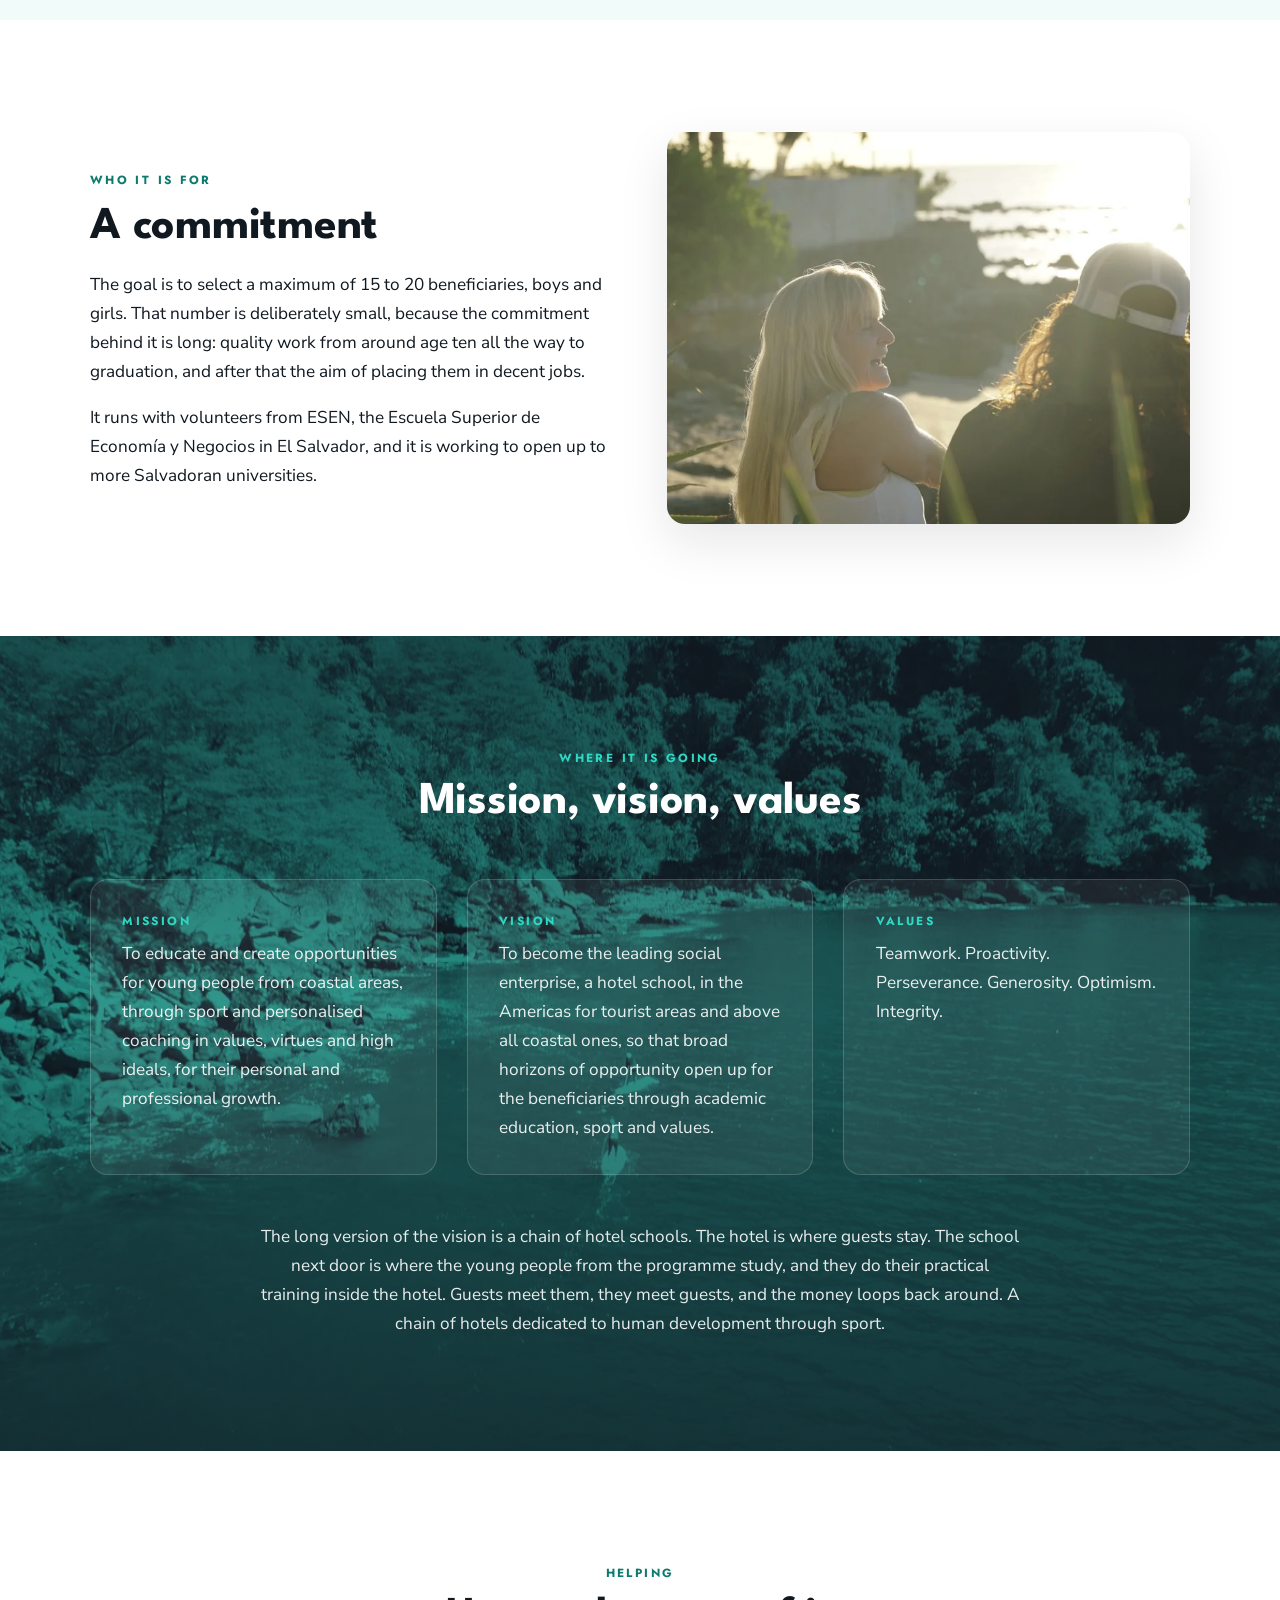
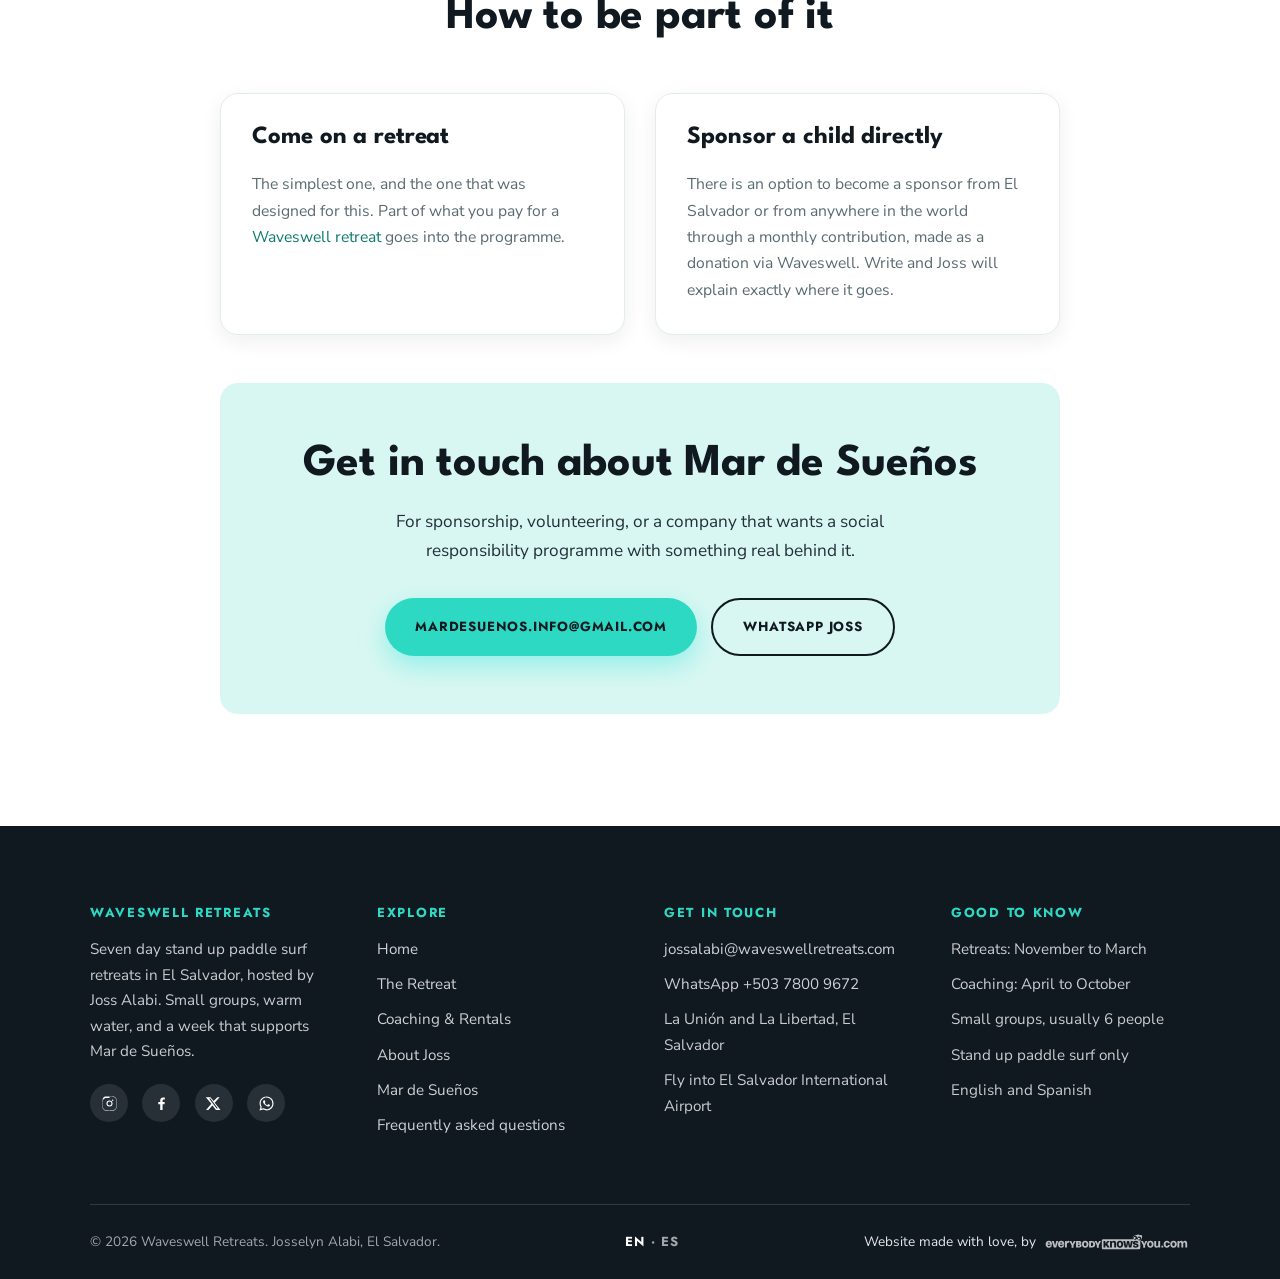
<file: mar-de-suenos.html>
<!DOCTYPE html>
<html lang="en">
<head>
<meta charset="UTF-8">
<meta name="viewport" content="width=device-width, initial-scale=1.0">

<title>Mar de Sue&#241;os, Scholarships Through Sport in El Salvador</title>
<meta name="description" content="The social project behind Waveswell. Sport as the way into school for 15 to 20 coastal children a year in El Salvador, from age ten through to graduation.">
<meta name="keywords" content="Mar de Suenos, social project El Salvador, scholarships El Salvador, youth development through sport, ESEN volunteers, Joss Alabi social enterprise">

<link rel="canonical" href="https://waveswellretreats.com/mar-de-suenos.html">
<link rel="alternate" hreflang="en" href="https://waveswellretreats.com/mar-de-suenos.html">
<link rel="alternate" hreflang="es" href="https://waveswellretreats.com/es/mar-de-suenos.html">
<link rel="alternate" hreflang="es-SV" href="https://waveswellretreats.com/es/mar-de-suenos.html">
<link rel="alternate" hreflang="x-default" href="https://waveswellretreats.com/mar-de-suenos.html">

<meta property="og:title" content="Mar de Sue&#241;os, Scholarships Through Sport in El Salvador">
<meta property="og:description" content="The social project behind Waveswell. Sport as the way into school for 15 to 20 coastal children a year in El Salvador, from age ten through to graduation.">
<meta property="og:type" content="website">
<meta property="og:url" content="https://waveswellretreats.com/mar-de-suenos.html">
<meta property="og:image" content="https://waveswellretreats.com/assets/images/social-share/social-share-waveswell-retreats-waveswellretreats.com.jpg">
<meta property="og:image:width" content="1200">
<meta property="og:image:height" content="630">
<meta property="og:site_name" content="Waveswell Retreats">
<meta property="og:locale" content="en_US">
<meta name="twitter:card" content="summary_large_image">
<meta name="twitter:site" content="@JossAlabi">
<meta name="twitter:title" content="Mar de Sue&#241;os, Scholarships Through Sport in El Salvador">
<meta name="twitter:description" content="The social project behind Waveswell. Sport as the way into school for 15 to 20 coastal children a year in El Salvador, from age ten through to graduation.">
<meta name="twitter:image" content="https://waveswellretreats.com/assets/images/social-share/social-share-waveswell-retreats-waveswellretreats.com.jpg">

<meta name="robots" content="index, follow, max-image-preview:large, max-snippet:-1, max-video-preview:-1">
<meta name="author" content="Josselyn Alabi">
<meta name="theme-color" content="#2ED9C3">
<meta name="geo.region" content="SV">
<meta name="geo.placename" content="La Uni&#243;n, El Salvador">
<meta http-equiv="content-language" content="en">

<link rel="icon" href="favicon.ico" sizes="any">
<link rel="icon" type="image/png" sizes="32x32" href="favicon-32x32.png">
<link rel="icon" type="image/png" sizes="16x16" href="favicon-16x16.png">
<link rel="apple-touch-icon" sizes="180x180" href="apple-touch-icon.png">
<link rel="manifest" href="site.webmanifest">
<link rel="alternate" type="text/plain" title="llms.txt" href="https://waveswellretreats.com/llms.txt">
<link rel="preload" as="image" href="assets/images/gallery/mar-de-suenos-waveswellretreats.com.webp" type="image/webp">

<link rel="preconnect" href="https://fonts.googleapis.com">
<link rel="preconnect" href="https://fonts.gstatic.com" crossorigin>
<link rel="preload" as="style" href="https://fonts.googleapis.com/css2?family=Jost:wght@400;500;600&family=League+Spartan:wght@500;700;900&family=Nunito+Sans:ital,wght@0,400;0,600;0,800;1,400&display=swap">
<link rel="stylesheet" href="https://fonts.googleapis.com/css2?family=Jost:wght@400;500;600&family=League+Spartan:wght@500;700;900&family=Nunito+Sans:ital,wght@0,400;0,600;0,800;1,400&display=swap" media="print" onload="this.media='all'">
<noscript><link rel="stylesheet" href="https://fonts.googleapis.com/css2?family=Jost:wght@400;500;600&family=League+Spartan:wght@500;700;900&family=Nunito+Sans:ital,wght@0,400;0,600;0,800;1,400&display=swap"></noscript>

<link rel="stylesheet" href="assets/css/tokens.css">
<link rel="stylesheet" href="assets/css/styles.css">
<script type="application/ld+json">
{"@context":"https://schema.org","@graph":[
 {"@type":"NGO","@id":"https://waveswellretreats.com/mar-de-suenos.html#ngo",
  "name":"Mar de Suenos","alternateName":"Mar de Suenos El Salvador",
  "url":"https://waveswellretreats.com/mar-de-suenos.html",
  "description":"Mar de Suenos is a Salvadoran social enterprise that uses sport to pass on values, virtues and high goals to children on the Salvadoran coastline, and to fund school and university scholarships for them. It selects a maximum of 15 to 20 beneficiaries a year and commits to each child from around age 10 through to graduation. It is funded in part by the Waveswell retreats.",
  "founder":{"@id":"https://waveswellretreats.com/#joss"},
  "areaServed":{"@type":"Country","name":"El Salvador"},
  "email":"mardesuenos.info@gmail.com",
  "knowsAbout":["Youth development through sport","Educational scholarships","Values education","Coastal communities in El Salvador"],
  "sameAs":["https://www.instagram.com/mardesuenos.sv/"]},
 {"@type":"WebPage","@id":"https://waveswellretreats.com/mar-de-suenos.html#page",
  "url":"https://waveswellretreats.com/mar-de-suenos.html","name":"Mar de Suenos","inLanguage":"en",
  "isPartOf":{"@id":"https://waveswellretreats.com/#website"},
  "mainEntity":{"@id":"https://waveswellretreats.com/mar-de-suenos.html#ngo"}}]}
</script>
</head>
<body>
<a class="skip" href="#main">Skip to content</a>

<div class="utility">
  <div class="wrap">
    <div class="utility__set utility__socials">
      <a href="https://www.instagram.com/jossalabi/" target="_blank" rel="noopener" aria-label="Instagram"><svg viewBox="0 0 24 24" aria-hidden="true"><path d="M12 2.2c3.2 0 3.6 0 4.9.07 1.2.05 1.8.25 2.2.42.6.22 1 .48 1.4.9.4.4.7.8.9 1.4.2.4.4 1 .4 2.2.1 1.3.1 1.7.1 4.9s0 3.6-.1 4.9c0 1.2-.2 1.8-.4 2.2-.2.6-.5 1-.9 1.4-.4.4-.8.7-1.4.9-.4.2-1 .4-2.2.4-1.3.1-1.7.1-4.9.1s-3.6 0-4.9-.1c-1.2 0-1.8-.2-2.2-.4-.6-.2-1-.5-1.4-.9-.4-.4-.7-.8-.9-1.4-.2-.4-.4-1-.4-2.2C2.2 15.6 2.2 15.2 2.2 12s0-3.6.1-4.9c0-1.2.2-1.8.4-2.2.2-.6.5-1 .9-1.4.4-.4.8-.7 1.4-.9.4-.2 1-.4 2.2-.4C8.4 2.2 8.8 2.2 12 2.2m0 2.1c-3.1 0-3.5 0-4.7.07-1.1.05-1.7.24-2.1.4-.5.2-.9.44-1.3.84-.4.4-.64.8-.84 1.3-.16.4-.35 1-.4 2.1C2.6 8.5 2.6 8.9 2.6 12s0 3.5.06 4.7c.05 1.1.24 1.7.4 2.1.2.5.44.9.84 1.3.4.4.8.64 1.3.84.4.16 1 .35 2.1.4 1.2.06 1.6.06 4.7.06s3.5 0 4.7-.06c1.1-.05 1.7-.24 2.1-.4.5-.2.9-.44 1.3-.84.4-.4.64-.8.84-1.3.16-.4.35-1 .4-2.1.06-1.2.06-1.6.06-4.7s0-3.5-.06-4.7c-.05-1.1-.24-1.7-.4-2.1-.2-.5-.44-.9-.84-1.3-.4-.4-.8-.64-1.3-.84-.4-.16-1-.35-2.1-.4-1.2-.06-1.6-.06-4.7-.06Zm0 3.4a4.3 4.3 0 1 1 0 8.6 4.3 4.3 0 0 1 0-8.6Zm0 7.1a2.8 2.8 0 1 0 0-5.6 2.8 2.8 0 0 0 0 5.6Zm5.5-7.3a1 1 0 1 1-2 0 1 1 0 0 1 2 0Z"/></svg></a>
      <a href="https://www.facebook.com/JossAlabi/" target="_blank" rel="noopener" aria-label="Facebook"><svg viewBox="0 0 24 24" aria-hidden="true"><path d="M13.5 21v-8h2.7l.4-3.1h-3.1V7.9c0-.9.25-1.5 1.55-1.5H16.7V3.6c-.3 0-1.3-.13-2.45-.13-2.4 0-4.05 1.47-4.05 4.18V9.9H7.5V13h2.7v8h3.3Z"/></svg></a>
      <a href="https://twitter.com/JossAlabi" target="_blank" rel="noopener" aria-label="X"><svg viewBox="0 0 24 24" aria-hidden="true"><path d="M17.5 3h3.2l-7 8 8.2 10h-6.4l-5-6.1L4.7 21H1.5l7.5-8.6L1.1 3h6.6l4.5 5.6L17.5 3Zm-1.1 16h1.8L7.7 4.8H5.8L16.4 19Z"/></svg></a>
    </div>
    <div class="utility__set">
      <a href="https://wa.me/50378009672" target="_blank" rel="noopener">WhatsApp +503 7800 9672</a>
      <a href="mailto:jossalabi@waveswellretreats.com">jossalabi@waveswellretreats.com</a>
      <span>La Uni&#243;n and La Libertad, El Salvador</span>
    </div>
  </div>
</div>

<header class="site-header">
  <div class="wrap">
    <a class="brand" href="index.html">
      <img src="assets/images/logos/logo-waveswell-retreats-waveswellretreats.com.png" alt="Waveswell Retreats" width="40" height="40" style="height:40px;width:40px">
      <span>Waveswell</span>
    </a>
    <button class="nav-toggle" aria-label="Open menu" aria-expanded="false" aria-controls="mainnav"><span></span><span></span><span></span></button>
    <nav class="nav" id="mainnav" aria-label="Main">
      <a href="index.html">Home</a>
      <a href="retreat.html">The Retreat</a>
      <a href="coaching.html">Coaching &amp; Rentals</a>
      <a href="about.html">About Joss</a>
      <a href="mar-de-suenos.html" aria-current="page">Mar de Sue&#241;os</a>
      <div class="lang"><span class="active">EN</span> &middot; <a href="es/mar-de-suenos.html" hreflang="es">ES</a></div>
      <a class="btn btn--primary btn--sm" href="retreat.html#dates">Book a spot</a>
    </nav>
  </div>
</header>

<main id="main">

<section class="hero hero--page">
  <div class="hero__media">
    <img src="assets/images/gallery/mar-de-suenos-waveswellretreats.com.webp" alt="Children from the Mar de Suenos programme jumping together on the beach in El Salvador" fetchpriority="high" width="1200" height="900">
  </div>
  <div class="wrap">
    <div class="hero__inner">
      <p class="crumbs"><a href="index.html">Home</a> &rsaquo; Mar de Sue&#241;os</p>
      <span class="script">Sea of dreams</span>
      <h1>Mar de Sue&#241;os: Broad Horizons of Opportunity</h1>
      <p class="hero__sub">The Waveswell retreats exist to fund the Mar de Sue&#241;os project. The goal is to improve the personal and professional development of kids from the coastline of El Salvador.</p>
    </div>
  </div>
  <div class="hero__wave"><svg viewBox="0 0 1440 90" preserveAspectRatio="none" aria-hidden="true"><path d="M0,46 C220,92 430,4 720,28 C980,50 1220,92 1440,50 L1440,90 L0,90 Z"></path></svg></div>
</section>

<section class="band band--tight">
  <div class="wrap narrow">
    <div class="answer reveal">
      <span class="eyebrow">What it is</span>
      <h2>What is Mar de Sue&#241;os?</h2>
      <p>Mar de Sue&#241;os is a social start-up that, through sports, strives to transmit values, virtues and high goals to kids on the Salvadoran coastline, empowering their personal and professional development.</p>
    </div>
  </div>
</section>

<section class="band band--surface">
  <div class="wrap">
    <div class="head center reveal">
      <span class="eyebrow">How it works</span>
      <h2>Three pillars</h2>
    </div>
    <div class="grid grid--3">
      <article class="value reveal">
        <span class="value__n">01</span>
        <h3>Education</h3>
        <p>As the main tool for personal and professional growth. This is possible by providing the kids with scholarships for their studies.</p>
      </article>
      <article class="value reveal">
        <span class="value__n">02</span>
        <h3>Values</h3>
        <p>As the soft skills for the empowerment and differentiation of young professionals.</p>
      </article>
      <article class="value reveal">
        <span class="value__n">03</span>
        <h3>Sports</h3>
        <p>As the channel for transmitting, through a fun and subtle way, values and virtues.</p>
      </article>
    </div>
  </div>
</section>

<section class="band">
  <div class="wrap">
    <div class="split">
      <div class="reveal">
        <span class="eyebrow">Who it is for</span>
        <h2>A commitment</h2>
        <p>The goal is to select a maximum of 15 to 20 beneficiaries, boys and girls. That number is deliberately small, because the commitment behind it is long: quality work from around age ten all the way to graduation, and after that the aim of placing them in decent jobs.</p>
        <p>It runs with volunteers from ESEN, the Escuela Superior de Econom&#237;a y Negocios in El Salvador, and it is working to open up to more Salvadoran universities.</p>
      </div>
      <div class="split__media reveal">
        <img src="assets/images/gallery/gallery-3-joss-and-guest-waveswellretreats.com.webp" alt="Joss Alabi and a guest looking out at the ocean together in the evening light" loading="lazy" width="800" height="800">
      </div>
    </div>
  </div>
</section>

<section class="band band--duotone" style="background-image:url(assets/images/hero/duotone-mds-waveswellretreats.com.webp)">
  <div class="wrap">
    <div class="head center reveal">
      <span class="eyebrow">Where it is going</span>
      <h2>Mission, vision, values</h2>
    </div>
    <div class="grid grid--3">
      <article class="season__card reveal">
        <span class="eyebrow">Mission</span>
        <p>To educate and create opportunities for young people from coastal areas, through sport and personalised coaching in values, virtues and high ideals, for their personal and professional growth.</p>
      </article>
      <article class="season__card reveal">
        <span class="eyebrow">Vision</span>
        <p>To become the leading social enterprise, a hotel school, in the Americas for tourist areas and above all coastal ones, so that broad horizons of opportunity open up for the beneficiaries through academic education, sport and values.</p>
      </article>
      <article class="season__card reveal">
        <span class="eyebrow">Values</span>
        <p>Teamwork. Proactivity. Perseverance. Generosity. Optimism. Integrity.</p>
      </article>
    </div>
    <div class="reveal" style="max-width:760px;margin:clamp(2rem,1.5rem + 3vw,3rem) auto 0;text-align:center">
      <p>The long version of the vision is a chain of hotel schools. The hotel is where guests stay. The school next door is where the young people from the programme study, and they do their practical training inside the hotel. Guests meet them, they meet guests, and the money loops back around. A chain of hotels dedicated to human development through sport.</p>
    </div>
  </div>
</section>

<section class="band">
  <div class="wrap narrow">
    <div class="head center reveal">
      <span class="eyebrow">Helping</span>
      <h2>How to be part of it</h2>
    </div>
    <div class="grid grid--2">
      <article class="value reveal">
        <h3>Come on a retreat</h3>
        <p>The simplest one, and the one that was designed for this. Part of what you pay for a <a href="retreat.html">Waveswell retreat</a> goes into the programme.</p>
      </article>
      <article class="value reveal">
        <h3>Sponsor a child directly</h3>
        <p>There is an option to become a sponsor from El Salvador or from anywhere in the world through a monthly contribution, made as a donation via Waveswell. Write and Joss will explain exactly where it goes.</p>
      </article>
    </div>
    <div class="cta reveal" style="margin-top:clamp(2rem,1.5rem + 3vw,3rem)">
      <h2>Get in touch about Mar de Sue&#241;os</h2>
      <p>For sponsorship, volunteering, or a company that wants a social responsibility programme with something real behind it.</p>
      <div class="btns center">
        <a class="btn btn--primary" href="mailto:mardesuenos.info@gmail.com?subject=Mar%20de%20Suenos">mardesuenos.info@gmail.com</a>
        <a class="btn btn--ghost" href="https://wa.me/50378009672?text=Hi%20Joss%2C%20I%20would%20like%20to%20support%20Mar%20de%20Suenos" target="_blank" rel="noopener">WhatsApp Joss</a>
      </div>
    </div>
  </div>
</section>

</main>

<footer class="site-footer">
  <div class="wrap">
    <div class="footer-grid">
      <div>
        <h4>Waveswell Retreats</h4>
        <p>Seven day stand up paddle surf retreats in El Salvador, hosted by Joss Alabi. Small groups, warm water, and a week that supports Mar de Sue&#241;os.</p>
        <div class="f-socials">
          <a href="https://www.instagram.com/jossalabi/" target="_blank" rel="noopener" aria-label="Instagram"><svg viewBox="0 0 24 24" aria-hidden="true"><path d="M12 2.2c3.2 0 3.6 0 4.9.07 1.2.05 1.8.25 2.2.42.6.22 1 .48 1.4.9.4.4.7.8.9 1.4.2.4.4 1 .4 2.2.1 1.3.1 1.7.1 4.9s0 3.6-.1 4.9c0 1.2-.2 1.8-.4 2.2-.2.6-.5 1-.9 1.4-.4.4-.8.7-1.4.9-.4.2-1 .4-2.2.4-1.3.1-1.7.1-4.9.1s-3.6 0-4.9-.1c-1.2 0-1.8-.2-2.2-.4-.6-.2-1-.5-1.4-.9-.4-.4-.7-.8-.9-1.4-.2-.4-.4-1-.4-2.2C2.2 15.6 2.2 15.2 2.2 12s0-3.6.1-4.9c0-1.2.2-1.8.4-2.2.2-.6.5-1 .9-1.4.4-.4.8-.7 1.4-.9.4-.2 1-.4 2.2-.4C8.4 2.2 8.8 2.2 12 2.2m0 2.1c-3.1 0-3.5 0-4.7.07-1.1.05-1.7.24-2.1.4-.5.2-.9.44-1.3.84-.4.4-.64.8-.84 1.3-.16.4-.35 1-.4 2.1C2.6 8.5 2.6 8.9 2.6 12s0 3.5.06 4.7c.05 1.1.24 1.7.4 2.1.2.5.44.9.84 1.3.4.4.8.64 1.3.84.4.16 1 .35 2.1.4 1.2.06 1.6.06 4.7.06s3.5 0 4.7-.06c1.1-.05 1.7-.24 2.1-.4.5-.2.9-.44 1.3-.84.4-.4.64-.8.84-1.3.16-.4.35-1 .4-2.1.06-1.2.06-1.6.06-4.7s0-3.5-.06-4.7c-.05-1.1-.24-1.7-.4-2.1-.2-.5-.44-.9-.84-1.3-.4-.4-.8-.64-1.3-.84-.4-.16-1-.35-2.1-.4-1.2-.06-1.6-.06-4.7-.06Zm0 3.4a4.3 4.3 0 1 1 0 8.6 4.3 4.3 0 0 1 0-8.6Zm0 7.1a2.8 2.8 0 1 0 0-5.6 2.8 2.8 0 0 0 0 5.6Zm5.5-7.3a1 1 0 1 1-2 0 1 1 0 0 1 2 0Z"/></svg></a>
          <a href="https://www.facebook.com/JossAlabi/" target="_blank" rel="noopener" aria-label="Facebook"><svg viewBox="0 0 24 24" aria-hidden="true"><path d="M13.5 21v-8h2.7l.4-3.1h-3.1V7.9c0-.9.25-1.5 1.55-1.5H16.7V3.6c-.3 0-1.3-.13-2.45-.13-2.4 0-4.05 1.47-4.05 4.18V9.9H7.5V13h2.7v8h3.3Z"/></svg></a>
          <a href="https://twitter.com/JossAlabi" target="_blank" rel="noopener" aria-label="X"><svg viewBox="0 0 24 24" aria-hidden="true"><path d="M17.5 3h3.2l-7 8 8.2 10h-6.4l-5-6.1L4.7 21H1.5l7.5-8.6L1.1 3h6.6l4.5 5.6L17.5 3Zm-1.1 16h1.8L7.7 4.8H5.8L16.4 19Z"/></svg></a>
          <a href="https://wa.me/50378009672" target="_blank" rel="noopener" aria-label="WhatsApp"><svg viewBox="0 0 24 24" aria-hidden="true"><path d="M12.04 2C6.6 2 2.2 6.4 2.2 11.85c0 1.74.46 3.44 1.32 4.94L2.1 22l5.34-1.4a9.8 9.8 0 0 0 4.6 1.17h.01c5.43 0 9.84-4.4 9.84-9.85 0-2.63-1.03-5.1-2.89-6.96A9.78 9.78 0 0 0 12.04 2Zm0 18.02h-.01a8.2 8.2 0 0 1-4.16-1.14l-.3-.18-3.1.81.83-3.02-.2-.31a8.13 8.13 0 0 1-1.25-4.33c0-4.51 3.68-8.18 8.2-8.18a8.13 8.13 0 0 1 5.78 2.4 8.1 8.1 0 0 1 2.4 5.79c0 4.51-3.68 8.16-8.19 8.16Zm4.5-6.11c-.25-.13-1.46-.72-1.68-.8-.23-.09-.39-.13-.55.12-.17.25-.64.8-.78.97-.14.16-.29.18-.53.06-.25-.13-1.04-.39-1.98-1.23-.73-.65-1.23-1.46-1.37-1.71-.14-.25-.02-.38.11-.5.11-.11.25-.29.37-.43.13-.15.17-.25.25-.41.09-.17.04-.31-.02-.44-.06-.12-.55-1.34-.76-1.83-.2-.48-.4-.41-.55-.42h-.47c-.16 0-.42.06-.64.31-.22.25-.84.82-.84 2s.86 2.32.98 2.48c.12.16 1.69 2.58 4.1 3.62.57.25 1.02.39 1.37.5.58.19 1.1.16 1.52.1.46-.07 1.46-.6 1.66-1.18.21-.58.21-1.07.14-1.18-.06-.11-.22-.17-.47-.29Z"/></svg></a>
        </div>
      </div>
      <div>
        <h4>Explore</h4>
        <ul>
          <li><a href="index.html">Home</a></li>
          <li><a href="retreat.html">The Retreat</a></li>
          <li><a href="coaching.html">Coaching &amp; Rentals</a></li>
          <li><a href="about.html">About Joss</a></li>
          <li><a href="mar-de-suenos.html">Mar de Sue&#241;os</a></li>
          <li><a href="retreat.html#faq">Frequently asked questions</a></li>
        </ul>
      </div>
      <div>
        <h4>Get in touch</h4>
        <ul>
          <li><a href="mailto:jossalabi@waveswellretreats.com">jossalabi@waveswellretreats.com</a></li>
          <li><a href="https://wa.me/50378009672" target="_blank" rel="noopener">WhatsApp +503 7800 9672</a></li>
          <li>La Uni&#243;n and La Libertad, El Salvador</li>
          <li>Fly into El Salvador International Airport</li>
        </ul>
      </div>
      <div>
        <h4>Good to know</h4>
        <ul>
          <li>Retreats: November to March</li>
          <li>Coaching: April to October</li>
          <li>Small groups, usually 6 people</li>
          <li>Stand up paddle surf only</li>
          <li>English and Spanish</li>
        </ul>
      </div>
    </div>
    <div class="footer-bottom">
      <span>&copy; 2026 Waveswell Retreats. Josselyn Alabi, El Salvador.</span>
      <div class="lang"><span class="active">EN</span> &middot; <a href="es/mar-de-suenos.html" hreflang="es">ES</a></div>
      <a class="eky-credit" href="https://everybodyknowsyou.com" target="_blank" rel="noopener" aria-label="everybodyknowsyou.com">
        <span class="eky-credit__text">Website made with love, by</span>
        <svg role="img" aria-label="everybodyknowsyou.com" id="Layer_1" data-name="Layer 1" xmlns="http://www.w3.org/2000/svg" viewBox="0 0 1296.95 160.34">
  <defs>
    <style>
            .cls-1 { fill: var(--eky-bg, #ffffff); }
      .cls-2 { fill: var(--eky-fg, currentColor); }
    </style>
  </defs>
  <g>
    <g>
      <g>
        <rect class="cls-2" x="515.16" y="55.21" width="342.62" height="90.52" rx="12" ry="12"/>
        <path class="cls-1" d="M530.13,71.12h16.6v15.46l-.24,6.96h.32l3.32-4.61,15.14-17.81h19.83l-22.02,25.02,22.18,33.68h-19.92l-13.76-20.73-4.86,5.34v15.38h-16.6v-58.69Z"/>
        <path class="cls-1" d="M604.13,71.12v8.01h.32c4.53-6.23,10.53-9.23,18.54-9.23,12.47,0,18.94,7.29,18.94,22.02v37.89h-16.6v-35.3c0-7.69-2.75-10.85-8.58-10.85-7.21,0-11.82,4.7-11.82,12.14v34h-16.6v-58.69h15.79Z"/>
        <path class="cls-1" d="M647.37,100.43c0-17.57,11.09-30.52,29.31-30.52s29.31,12.95,29.31,30.52-11.09,30.6-29.31,30.6-29.31-13.03-29.31-30.6ZM688.66,100.43c0-9.8-3.81-17.16-11.98-17.16s-11.98,7.37-11.98,17.16,3.81,17.24,11.98,17.24,11.98-7.45,11.98-17.24Z"/>
        <path class="cls-1" d="M705.66,71.12h17.57l6.64,35.62c.41,2.02.73,4.86,1.14,6.88h.32l1.21-6.88,6.88-35.62h18.54l7.45,35.62,1.29,6.88h.32l1.05-6.88,5.99-35.62h17.24l-13.28,58.69h-21.53l-6.64-32.38-1.29-6.88h-.32l-1.21,6.88-6.56,32.38h-21.45l-13.36-58.69Z"/>
        <path class="cls-1" d="M791.81,110.79l17-.08c.57,4.78,3.72,7.53,9.31,7.53,4.61,0,7.85-1.7,7.85-5.26,0-2.67-1.78-4.37-5.59-5.26l-14.09-3.24c-8.98-2.02-13.84-7.77-13.84-16.27,0-11.5,8.99-18.3,24.69-18.3,14.65,0,23.56,6.96,23.8,18.05h-17c-.49-3.32-2.67-5.67-7.69-5.67-4.37,0-7.21,1.54-7.21,4.61,0,2.43,1.7,3.81,5.59,4.7l14.09,3.24c9.23,2.1,14.09,8.18,14.09,16.84,0,12.71-10.28,19.35-24.77,19.35-16.19,0-25.99-7.77-26.23-20.24Z"/>
      </g>
      <g>
        <path class="cls-2" d="M918.06,100.39c0-17.57,11.09-30.52,29.31-30.52s29.31,12.95,29.31,30.52-11.09,30.6-29.31,30.6-29.31-13.03-29.31-30.6ZM959.34,100.39c0-9.8-3.81-17.16-11.98-17.16s-11.98,7.37-11.98,17.16,3.81,17.24,11.98,17.24,11.98-7.45,11.98-17.24Z"/>
        <path class="cls-2" d="M1018.85,129.78v-7.85h-.32c-4.61,6.15-10.52,9.07-17.89,9.07-11.98,0-18.46-7.29-18.46-21.94v-37.97h16.6v35.38c0,7.69,2.83,10.77,8.18,10.77,6.56,0,11.09-4.61,11.09-12.63v-33.52h16.6v58.69h-15.79Z"/>
        <path class="cls-2" d="M884.01,109.52l-20.4-38.4h17.84l8.26,17.75c.99,2.06,1.9,4.96,2.89,7.02h.33c.91-2.06,1.82-4.96,2.72-7.02l7.85-17.75h17.51l-20.07,38.57v21.31h-16.93v-21.47Z"/>
      </g>
      <g>
        <path class="cls-2" d="M14.66,100.39c0-17.97,10.85-30.52,29.55-30.52s28.01,12.47,27.36,34.41h-39.35c.89,8.91,4.53,14.01,11.66,14.01,5.67,0,9.31-3,10.44-8.5h16.76c-2.19,13.28-12.31,21.21-26.88,21.21-18.7,0-29.55-12.63-29.55-30.6ZM54.58,92.54c-1.05-6.56-4.78-9.96-10.36-9.96s-9.8,3.64-11.42,9.96h21.78Z"/>
        <path class="cls-2" d="M69.8,71.09h17.49l9.47,35.62c.57,2.02,1.05,4.86,1.62,6.88h.32l1.54-6.88,8.99-35.62h17.16l-17.81,58.69h-21.13l-17.65-58.69Z"/>
        <path class="cls-2" d="M124.69,100.39c0-17.97,10.85-30.52,29.55-30.52s28.01,12.47,27.36,34.41h-39.35c.89,8.91,4.53,14.01,11.66,14.01,5.67,0,9.31-3,10.44-8.5h16.76c-2.19,13.28-12.31,21.21-26.88,21.21-18.7,0-29.55-12.63-29.55-30.6ZM164.61,92.54c-1.05-6.56-4.78-9.96-10.36-9.96s-9.8,3.64-11.42,9.96h21.78Z"/>
        <path class="cls-2" d="M187.44,71.09h15.46v9.47h.32c3.64-7.37,8.74-10.69,15.71-10.69,1.86,0,3.56.24,5.1.81v15.79h-.32c-1.7-.49-3.24-.73-5.18-.73-9.15,0-14.49,5.42-14.49,16.11v27.93h-16.6v-58.69Z"/>
        <path class="cls-2" d="M285.57,71.09h26.15c13.52,0,20.97,5.42,20.97,14.82,0,6.15-3.08,10.36-9.96,12.39v.32c8.02,1.46,12.23,6.23,12.23,13.84,0,10.52-8.42,17.33-21.7,17.33h-27.69v-58.69ZM316.66,88.82c0-3.64-2.02-5.18-6.56-5.18h-7.93v10.77h7.93c4.37,0,6.56-1.86,6.56-5.59ZM318.6,111.24c0-3.81-2.27-5.99-6.88-5.99h-9.55v11.98h9.63c4.45,0,6.8-2.19,6.8-5.99Z"/>
        <path class="cls-2" d="M337.95,100.39c0-17.57,11.09-30.52,29.31-30.52s29.31,12.95,29.31,30.52-11.09,30.6-29.31,30.6-29.31-13.03-29.31-30.6ZM379.24,100.39c0-9.8-3.8-17.16-11.98-17.16s-11.98,7.37-11.98,17.16,3.8,17.24,11.98,17.24,11.98-7.45,11.98-17.24Z"/>
        <path class="cls-2" d="M402.08,71.09h24.13c18.62,0,29.63,10.36,29.63,29.31s-11.01,29.39-29.63,29.39h-24.13v-58.69ZM438.99,100.39c0-10.77-5.83-16.19-13.36-16.19h-6.96v32.46h6.96c7.53,0,13.36-5.51,13.36-16.27Z"/>
        <path class="cls-2" d="M471.04,109.52l-20.4-38.4h17.84l8.26,17.75c.99,2.06,1.9,4.96,2.89,7.02h.33c.91-2.06,1.82-4.96,2.72-7.02l7.85-17.75h17.51l-20.07,38.57v21.31h-16.93v-21.47Z"/>
        <path class="cls-2" d="M245.89,109.52l-20.4-38.4h17.84l8.26,17.75c.99,2.06,1.9,4.96,2.89,7.02h.33c.91-2.06,1.82-4.96,2.72-7.02l7.85-17.75h17.51l-20.07,38.57v21.31h-16.93v-21.47Z"/>
      </g>
    </g>
    <g>
      <g>
        <path class="cls-2" d="M837.89,14.05c5.42-1.65,11.14.47,13.85,5.48.39.72,1.1,1.2,1.88,1.34.7.12,1.52-.2,2.16-.74,4.05-3.38,9.74-3.68,14.06-.7,4.24,2.92,5.92,8.22,4.35,13.25l-6.96,22.26c-2.45,8.46-9.67,14.45-18.27,15.02-8.94.6-17.2-4.68-20.36-13.03-.17-.45-.5-.62-.88-.67s-.66.09-.98.46c-5.78,6.49-15.01,8.59-23.07,5.2-7.59-3.19-12.57-10.83-12.37-19.15.21-8.44,5.67-16.24,13.97-18.77l32.61-9.94ZM844.69,65.73c8.85,1.59,17.31-4.28,18.9-13.13,1.59-8.85-4.28-17.31-13.13-18.9-8.85-1.59-17.31,4.28-18.9,13.13s4.28,17.31,13.13,18.9ZM808.72,59.25c8.85,1.59,17.31-4.28,18.9-13.13,1.59-8.85-4.28-17.31-13.13-18.9-8.85-1.59-17.31,4.28-18.9,13.13-1.59,8.85,4.28,17.31,13.13,18.9Z"/>
        <g>
          <path class="cls-1" d="M850.46,33.7c8.85,1.59,14.72,10.06,13.13,18.9-1.59,8.85-10.06,14.72-18.9,13.13-8.85-1.59-14.72-10.06-13.13-18.9s10.06-14.72,18.9-13.13Z"/>
          <path class="cls-1" d="M814.49,27.22c8.85,1.59,14.72,10.06,13.13,18.9-1.59,8.85-10.06,14.72-18.9,13.13-8.85-1.59-14.72-10.06-13.13-18.9,1.59-8.85,10.06-14.72,18.9-13.13Z"/>
        </g>
      </g>
      <g>
        <g>
          <path class="cls-2" d="M847.57,56.91c-.06-.86-.28-1.56-.42-2.47.64.65,1.19,1.16,1.91,1.66,1.12.79,2.71.42,3.44-.7.73-1.11.45-2.64-.68-3.44-.71-.5-1.52-.66-2.4-1.05,1.54-.53,3.13-1,3.41-2.57.17-.93-.14-1.9-.84-2.43-1.03-.79-2.26-.75-3.22.02-.58.46-1.06.91-1.67,1.49.18-.89.4-1.63.45-2.5.09-1.44-1.09-2.58-2.46-2.58s-2.55,1.17-2.48,2.62c.04.85.33,1.53.43,2.46-.47-.54-.95-.89-1.43-1.33-1.13-1.04-2.8-.99-3.77.19-.91,1.1-.66,2.87.58,3.67.72.46,1.49.65,2.34.99-.88.38-1.73.56-2.45,1.09-1.21.89-1.32,2.65-.36,3.69,1.04,1.12,2.62,1.06,3.73.03l1.46-1.34c-.23.92-.51,1.75-.51,2.68,0,1.41,1.2,2.5,2.56,2.45s2.46-1.22,2.37-2.6Z"/>
          <path class="cls-2" d="M847.57,56.91c.09,1.38-1.03,2.55-2.37,2.6s-2.56-1.05-2.56-2.45c0-.94.27-1.76.51-2.68l-1.46,1.34c-1.12,1.03-2.7,1.09-3.73-.03-.96-1.04-.84-2.8.36-3.69.71-.53,1.56-.71,2.45-1.09-.85-.34-1.62-.53-2.34-.99-1.24-.79-1.49-2.57-.58-3.67.97-1.17,2.64-1.23,3.77-.19.48.45.96.79,1.43,1.33-.1-.93-.38-1.61-.43-2.46-.07-1.44,1.07-2.62,2.48-2.62s2.55,1.14,2.46,2.58c-.05.87-.27,1.6-.45,2.5.61-.58,1.09-1.03,1.67-1.49.96-.77,2.19-.81,3.22-.02.7.54,1,1.5.84,2.43-.28,1.57-1.87,2.04-3.41,2.57.88.39,1.69.54,2.4,1.05,1.13.8,1.41,2.33.68,3.44-.73,1.11-2.32,1.48-3.44.7-.72-.5-1.27-1.01-1.91-1.66.14.92.37,1.62.42,2.47Z"/>
        </g>
        <g>
          <path class="cls-2" d="M810.13,50.42c.09-1.04-.23-1.92-.46-2.9.76.65,1.37,1.38,2.24,1.82,1.23.63,2.73.08,3.32-1.08s.21-2.6-.95-3.29c-.73-.43-1.51-.63-2.28-.94.71-.21,1.29-.46,1.92-.73,1.42-.61,1.98-2.23,1.25-3.55s-2.48-1.69-3.67-.79c-.67.5-1.22,1.01-1.84,1.61.23-1.08.58-2.02.43-3.07-.18-1.23-1.33-2.03-2.49-2.01s-2.27.88-2.4,2.1c-.11,1.04.22,1.91.45,2.98-.52-.57-1.04-.93-1.58-1.42-1.11-1-2.86-.89-3.77.32s-.53,2.95.79,3.67c.74.41,1.47.63,2.23.89-.85.33-1.63.52-2.35.98-1.23.78-1.49,2.47-.66,3.57s2.46,1.35,3.58.48c.64-.49,1.17-.96,1.77-1.57-.22,1.07-.56,1.95-.45,2.98.14,1.28,1.29,2.13,2.5,2.11s2.29-.84,2.41-2.17Z"/>
          <path class="cls-2" d="M810.13,50.42c-.12,1.32-1.24,2.14-2.41,2.17s-2.36-.83-2.5-2.11c-.11-1.03.23-1.91.45-2.98-.6.61-1.13,1.08-1.77,1.57-1.12.87-2.73.66-3.58-.48s-.57-2.79.66-3.57c.72-.46,1.5-.64,2.35-.98-.77-.26-1.49-.48-2.23-.89-1.32-.73-1.68-2.5-.79-3.67s2.66-1.32,3.77-.32c.54.49,1.06.85,1.58,1.42-.23-1.07-.56-1.94-.45-2.98.13-1.22,1.24-2.08,2.4-2.1s2.31.78,2.49,2.01c.15,1.05-.2,1.99-.43,3.07.62-.6,1.17-1.1,1.84-1.61,1.2-.9,2.97-.5,3.67.79s.17,2.93-1.25,3.55c-.63.27-1.21.52-1.92.73.77.32,1.55.51,2.28.94,1.16.68,1.53,2.13.95,3.29s-2.09,1.71-3.32,1.08c-.87-.44-1.48-1.17-2.24-1.82.23.98.55,1.86.46,2.9Z"/>
        </g>
      </g>
    </g>
  </g>
  <g fill="var(--eky-fg, currentColor)">
    <path d="M1046.08,112.99h15.96v16.61h-15.96v-16.61Z"/>
    <path d="M1065.91,100.33c0-17.49,11.29-30.39,29.1-30.39,13.79,0,25.15,8.06,26.36,22.41h-16.85c-.56-5.8-4.03-9.11-9.43-9.11-8.06,0-11.93,7.42-11.93,17.09s3.79,17.17,11.85,17.17c5.4,0,8.95-3.3,9.67-9.67h16.85c-1.13,14.91-12.66,22.97-26.52,22.97-18.14,0-29.1-12.98-29.1-30.47Z"/>
    <path d="M1124.75,100.33c0-17.49,11.04-30.39,29.18-30.39s29.18,12.9,29.18,30.39-11.04,30.47-29.18,30.47-29.18-12.98-29.18-30.47ZM1165.86,100.33c0-9.75-3.79-17.09-11.93-17.09s-11.93,7.33-11.93,17.09,3.79,17.17,11.93,17.17,11.93-7.42,11.93-17.17Z"/>
    <path d="M1204.31,71.15v7.98h.32c4.43-5.97,10.64-9.19,17.9-9.19s12.41,3.14,15.4,9.19h.32c4.92-6.21,10.72-9.19,17.9-9.19,12.58,0,19.27,8.71,19.27,22.81v36.84h-16.53v-34.26c0-7.66-2.34-11.69-8.06-11.69-6.53,0-10.56,5-10.56,12.9v33.05h-16.53v-34.34c0-7.58-2.42-11.61-8.14-11.61-6.61,0-10.48,5.24-10.48,12.9v33.05h-16.53v-58.44h15.72Z"/>
  </g>
</svg>
      </a>
    </div>
  </div>
</footer>

<script src="assets/js/main.js" defer></script>
</body>
</html>
</file>
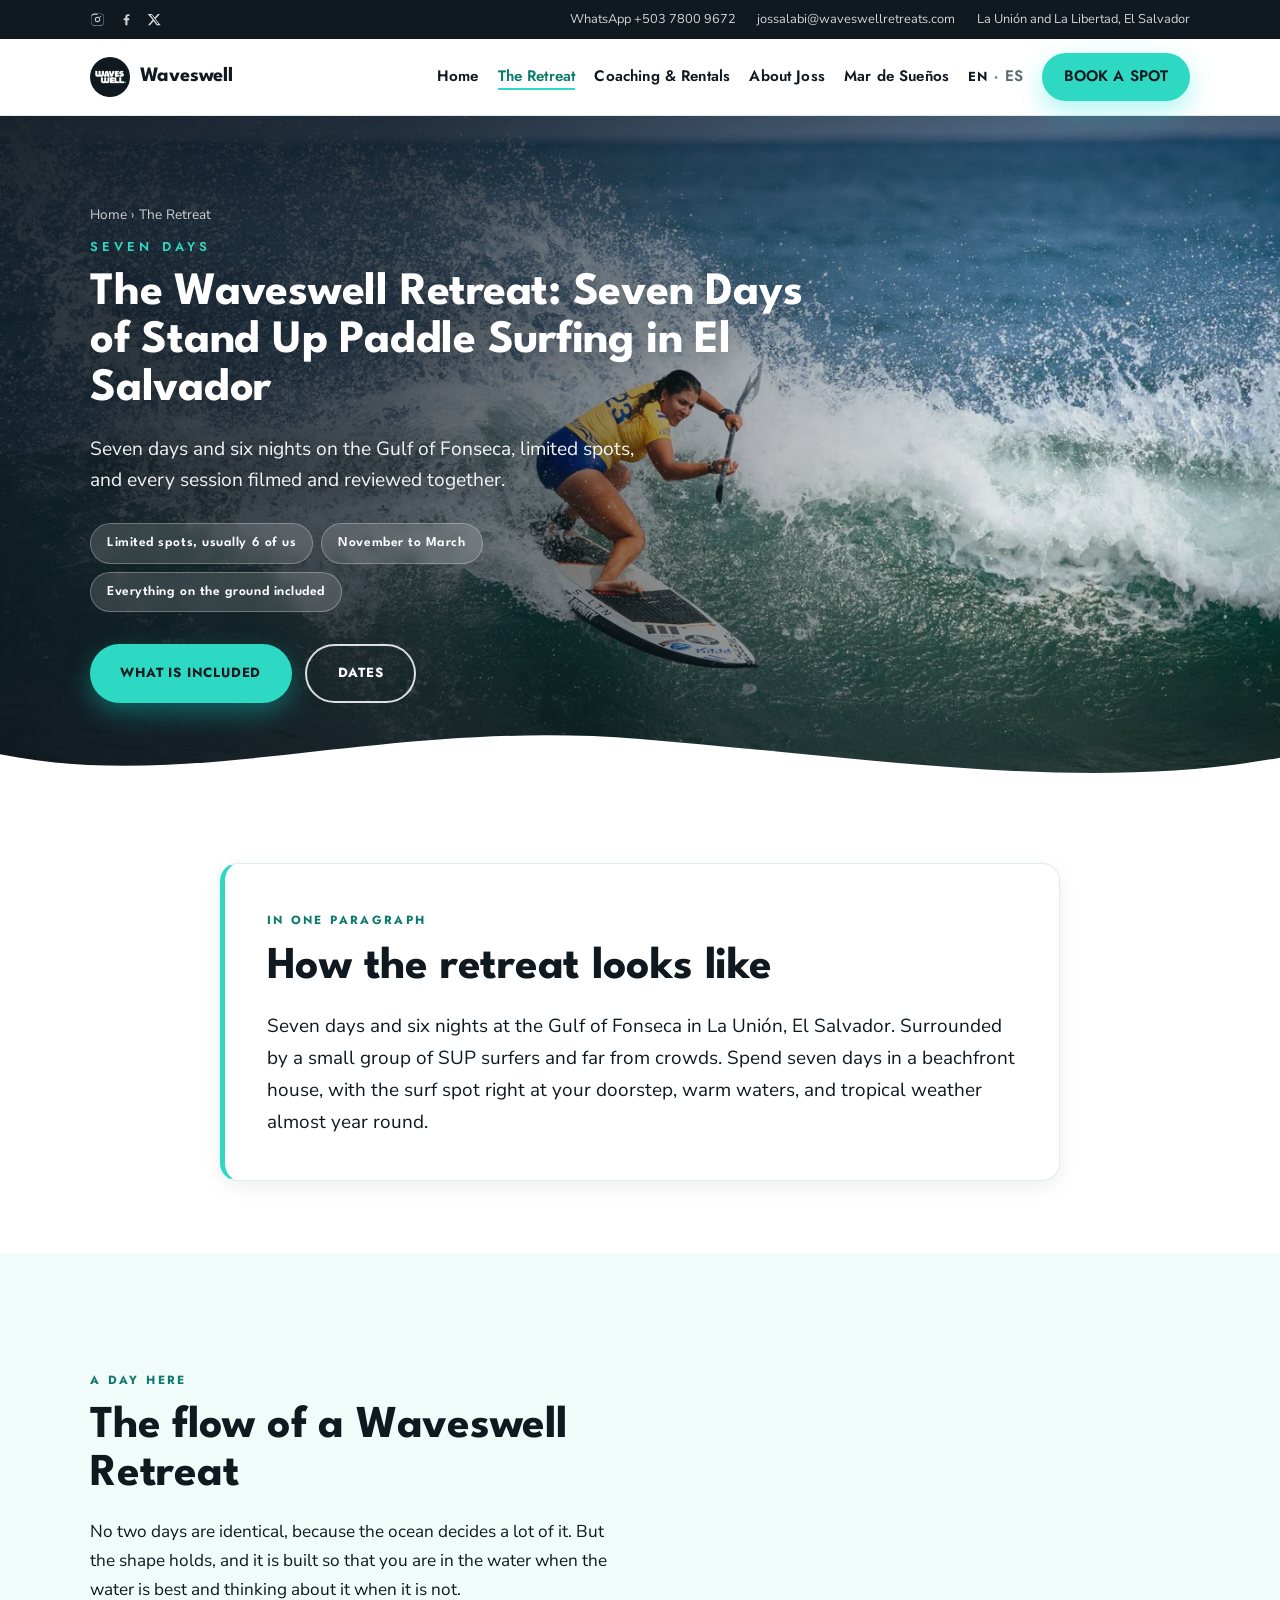
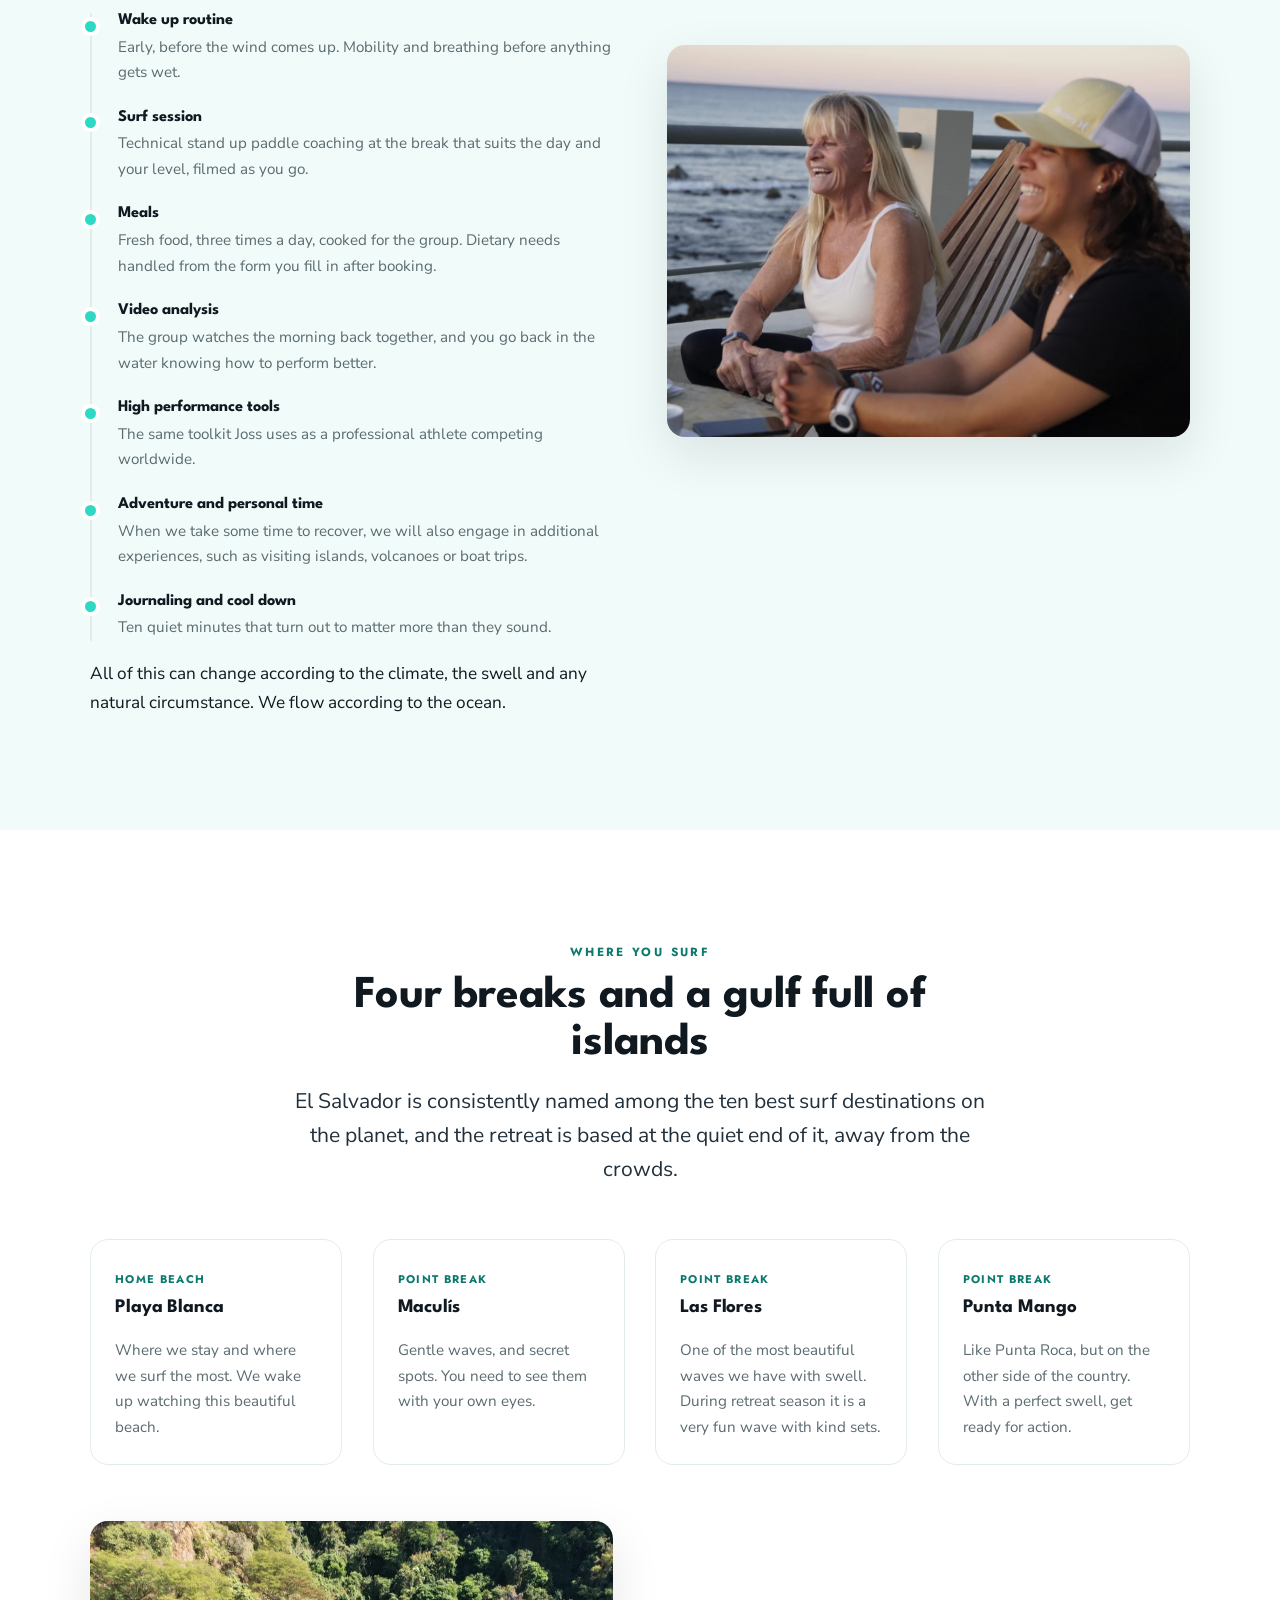
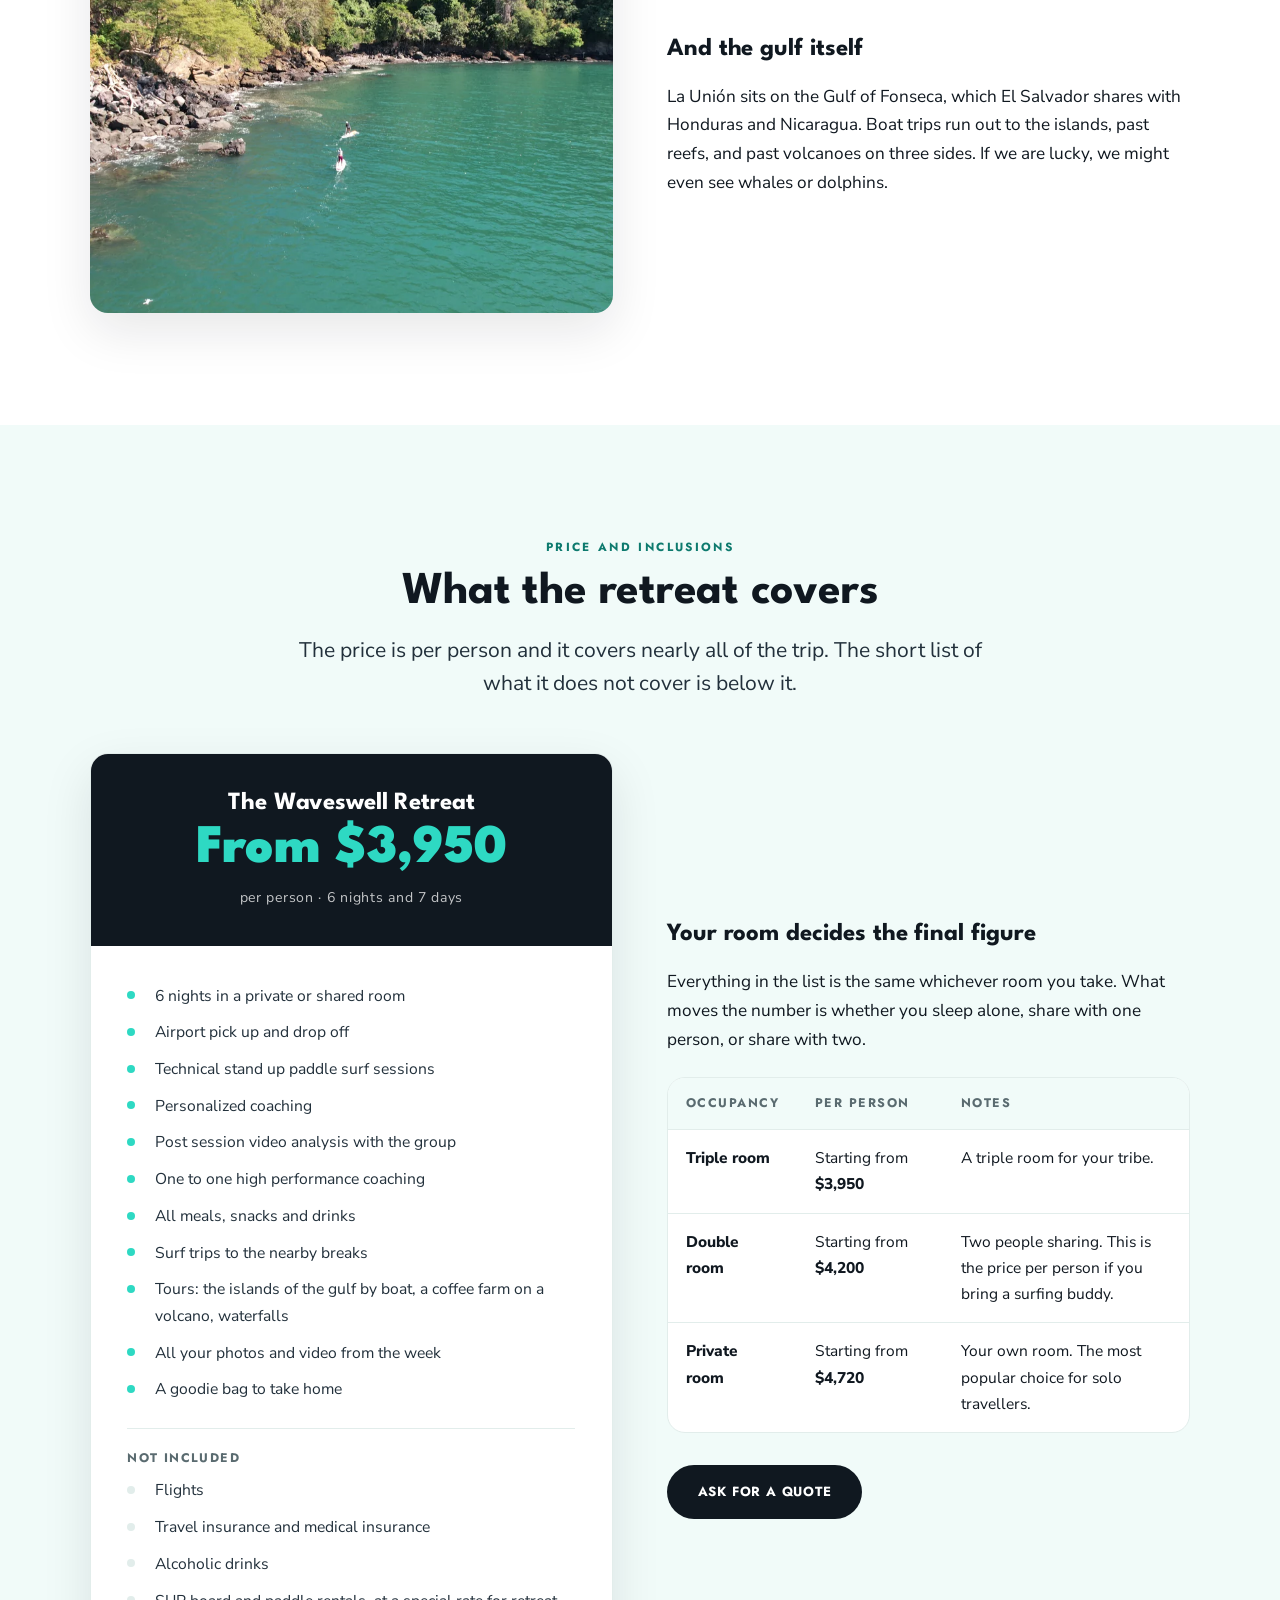
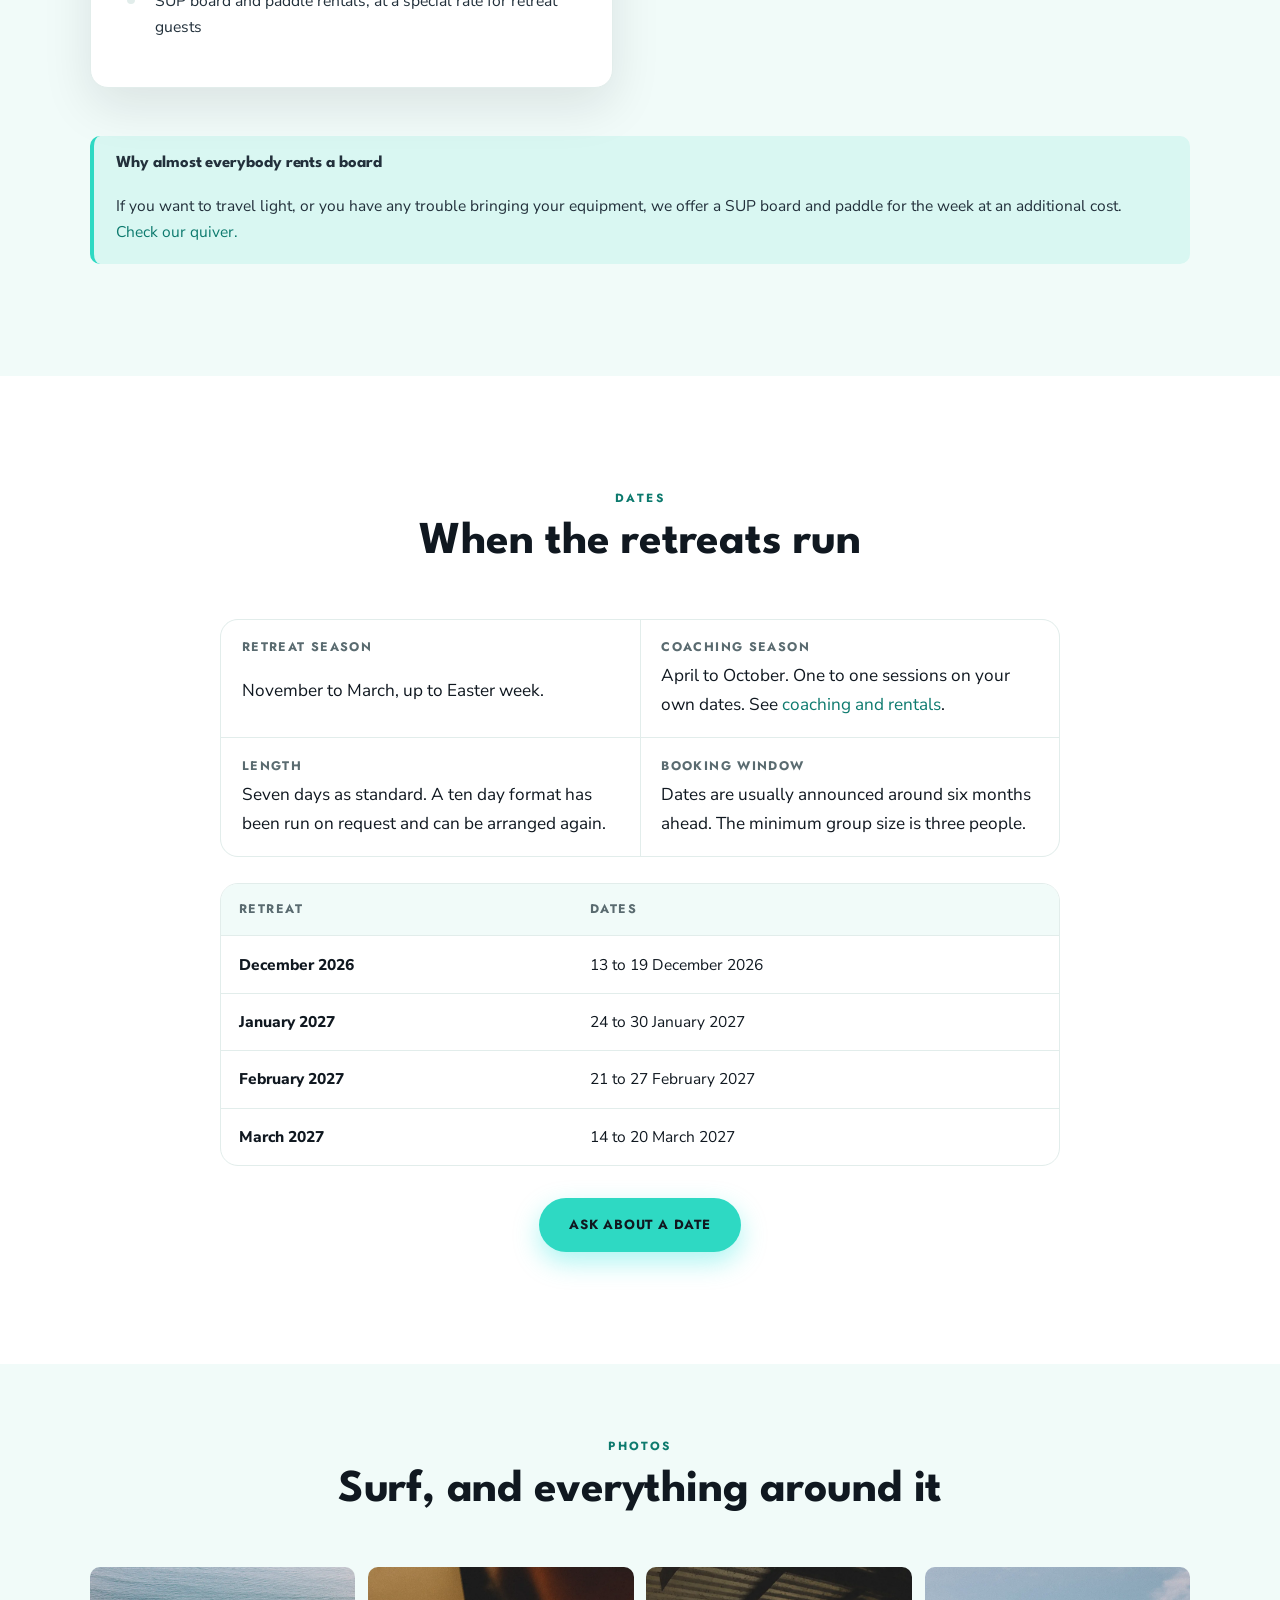
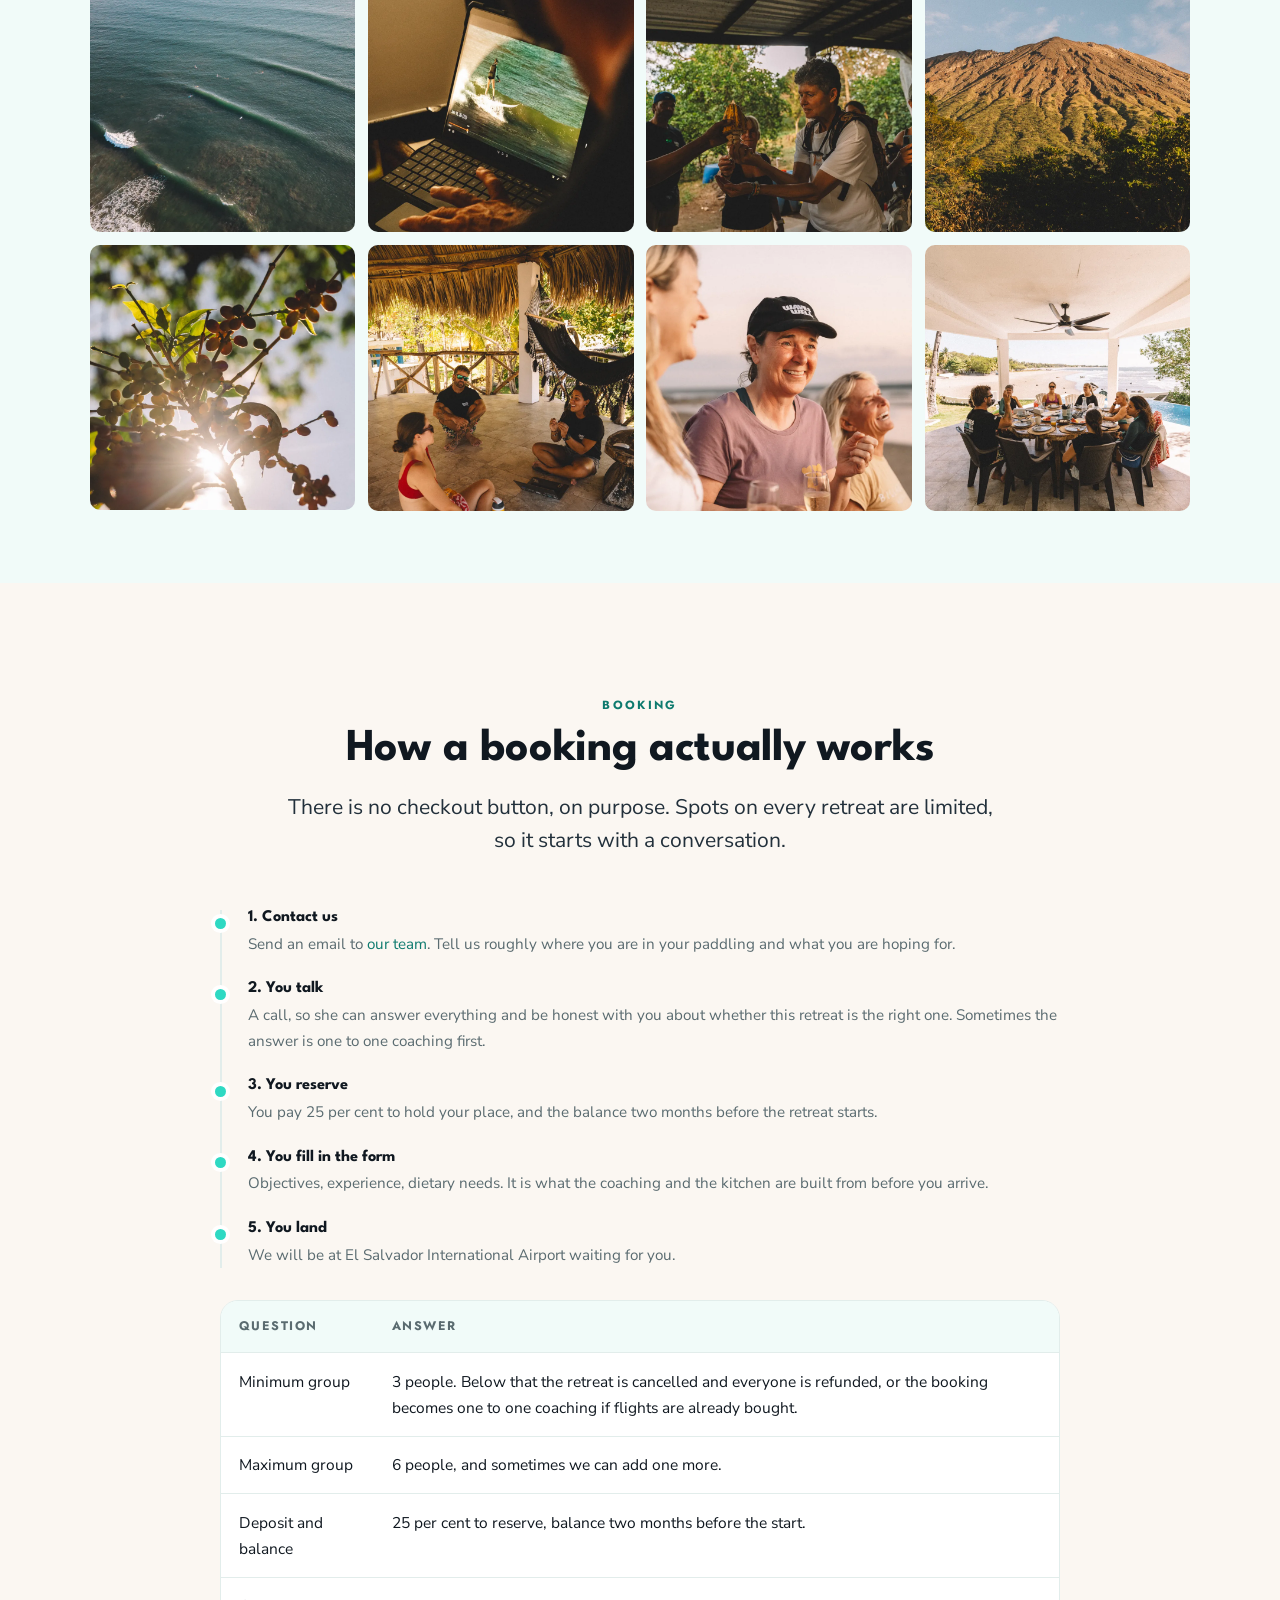
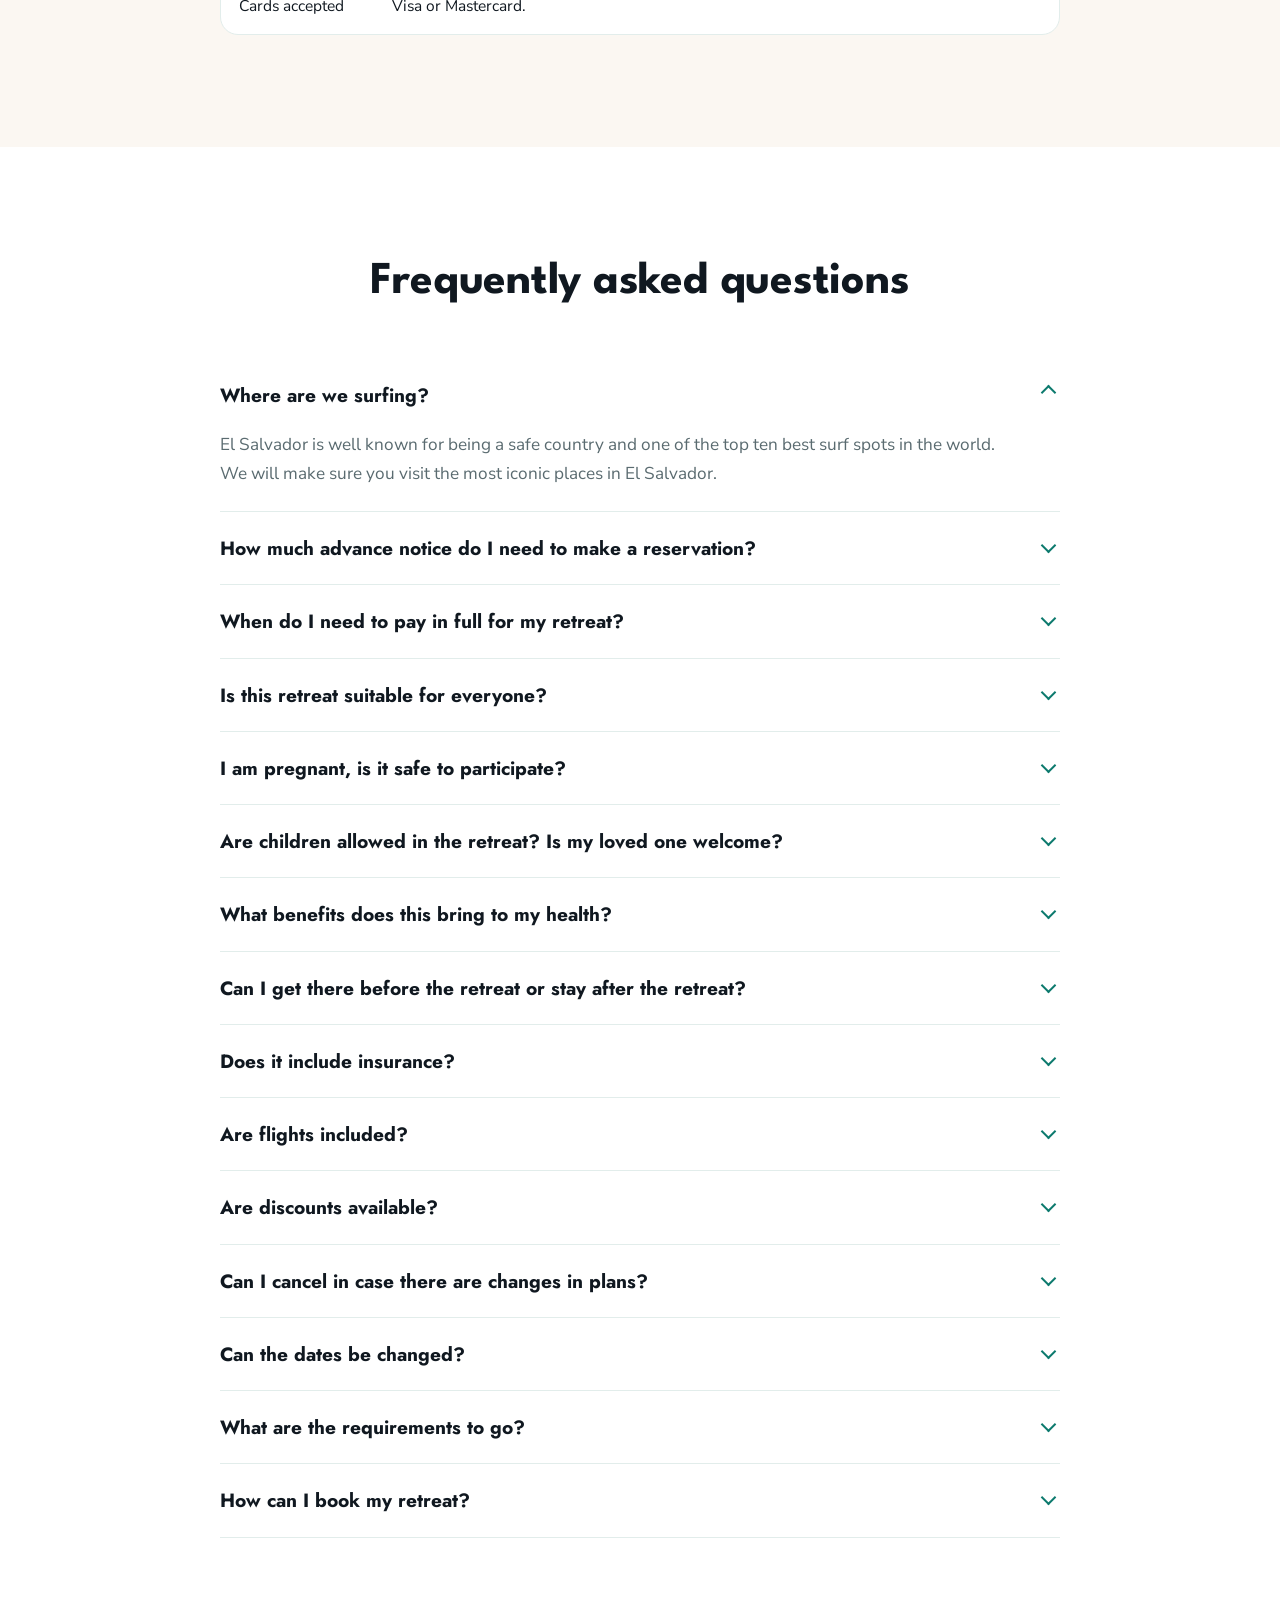
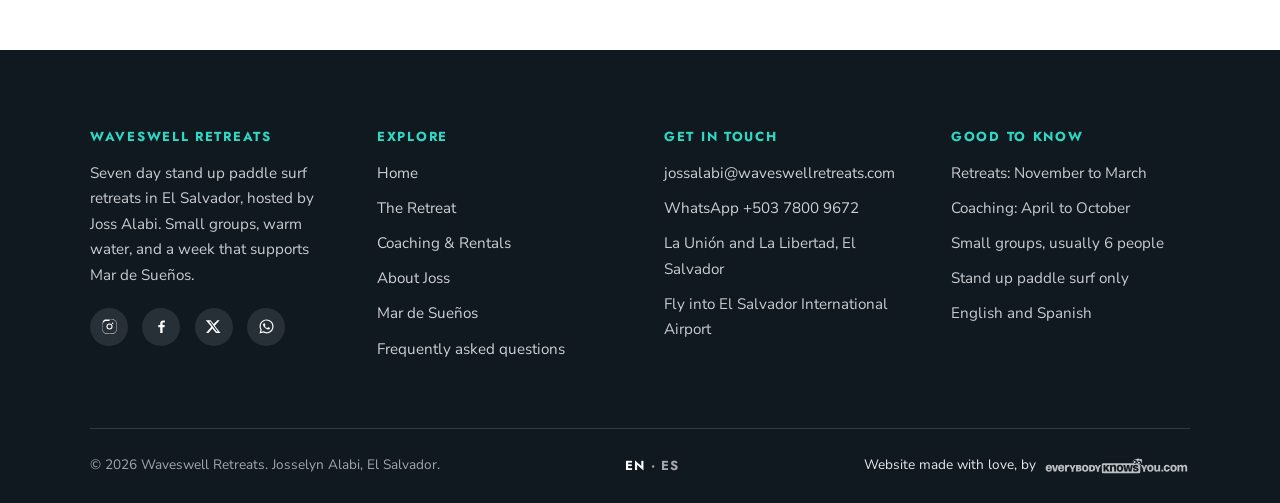
<file: retreat.html>
<!DOCTYPE html>
<html lang="en">
<head>
<meta charset="UTF-8">
<meta name="viewport" content="width=device-width, initial-scale=1.0">

<title>SUP Surf Retreat in El Salvador: 7 Days | Waveswell</title>
<meta name="description" content="A seven day SUP surf retreat in El Salvador. Six nights, limited spots. Coaching, video analysis, meals, tours and airport transfers included. See the dates.">
<meta name="keywords" content="SUP surf retreats El Salvador, SUP surf retreat, stand up paddle El Salvador, stand up paddle retreat El Salvador, paddle surf retreat, Punta Mango, Las Flores, Maculis, Playa Blanca, La Union El Salvador, seven day surf retreat, Joss Alabi">

<link rel="canonical" href="https://waveswellretreats.com/retreat.html">
<link rel="alternate" hreflang="en" href="https://waveswellretreats.com/retreat.html">
<link rel="alternate" hreflang="es" href="https://waveswellretreats.com/es/retreat.html">
<link rel="alternate" hreflang="es-SV" href="https://waveswellretreats.com/es/retreat.html">
<link rel="alternate" hreflang="x-default" href="https://waveswellretreats.com/retreat.html">

<meta property="og:title" content="SUP Surf Retreat in El Salvador: 7 Days | Waveswell">
<meta property="og:description" content="A seven day SUP surf retreat in El Salvador. Six nights, limited spots. Coaching, video analysis, meals, tours and airport transfers included. See the dates.">
<meta property="og:type" content="website">
<meta property="og:url" content="https://waveswellretreats.com/retreat.html">
<meta property="og:image" content="https://waveswellretreats.com/assets/images/social-share/social-share-waveswell-retreats-waveswellretreats.com.jpg">
<meta property="og:image:width" content="1200">
<meta property="og:image:height" content="630">
<meta property="og:site_name" content="Waveswell Retreats">
<meta property="og:locale" content="en_US">
<meta name="twitter:card" content="summary_large_image">
<meta name="twitter:site" content="@JossAlabi">
<meta name="twitter:title" content="SUP Surf Retreat in El Salvador: 7 Days | Waveswell">
<meta name="twitter:description" content="A seven day SUP surf retreat in El Salvador. Six nights, limited spots. Coaching, video analysis, meals, tours and airport transfers included. See the dates.">
<meta name="twitter:image" content="https://waveswellretreats.com/assets/images/social-share/social-share-waveswell-retreats-waveswellretreats.com.jpg">

<meta name="robots" content="index, follow, max-image-preview:large, max-snippet:-1, max-video-preview:-1">
<meta name="author" content="Josselyn Alabi">
<meta name="theme-color" content="#2ED9C3">
<meta name="geo.region" content="SV">
<meta name="geo.placename" content="La Uni&#243;n, El Salvador">
<meta http-equiv="content-language" content="en">

<link rel="icon" href="favicon.ico" sizes="any">
<link rel="icon" type="image/png" sizes="32x32" href="favicon-32x32.png">
<link rel="icon" type="image/png" sizes="16x16" href="favicon-16x16.png">
<link rel="apple-touch-icon" sizes="180x180" href="apple-touch-icon.png">
<link rel="manifest" href="site.webmanifest">
<link rel="alternate" type="text/plain" title="llms.txt" href="https://waveswellretreats.com/llms.txt">
<link rel="preload" as="image" href="assets/images/hero/joss-alabi-competing-waveswellretreats.com.webp" type="image/webp">

<link rel="preconnect" href="https://fonts.googleapis.com">
<link rel="preconnect" href="https://fonts.gstatic.com" crossorigin>
<link rel="preload" as="style" href="https://fonts.googleapis.com/css2?family=Jost:wght@400;500;600&family=League+Spartan:wght@500;700;900&family=Nunito+Sans:ital,wght@0,400;0,600;0,800;1,400&display=swap">
<link rel="stylesheet" href="https://fonts.googleapis.com/css2?family=Jost:wght@400;500;600&family=League+Spartan:wght@500;700;900&family=Nunito+Sans:ital,wght@0,400;0,600;0,800;1,400&display=swap" media="print" onload="this.media='all'">
<noscript><link rel="stylesheet" href="https://fonts.googleapis.com/css2?family=Jost:wght@400;500;600&family=League+Spartan:wght@500;700;900&family=Nunito+Sans:ital,wght@0,400;0,600;0,800;1,400&display=swap"></noscript>

<link rel="stylesheet" href="assets/css/tokens.css">
<link rel="stylesheet" href="assets/css/styles.css">
<script type="application/ld+json">
{"@context":"https://schema.org","@graph":[
 {"@type":"TouristTrip","@id":"https://waveswellretreats.com/retreat.html#trip",
  "name":"The Waveswell Retreat","description":"A seven day stand up paddle surf retreat in El Salvador for SUP surfers. Seven days and six nights, limited spots, video analysis of every session and one to one high performance coaching.",
  "touristType":["Stand up paddle surfers","SUP paddlers","Intermediate surfers"],
  "provider":{"@id":"https://waveswellretreats.com/#org"},
  "itinerary":{"@type":"ItemList","itemListElement":[
    {"@type":"ListItem","position":1,"name":"Punta Mango"},
    {"@type":"ListItem","position":2,"name":"Las Flores"},
    {"@type":"ListItem","position":3,"name":"Maculis"},
    {"@type":"ListItem","position":4,"name":"Playa Blanca"},
    {"@type":"ListItem","position":5,"name":"Islas del Golfo de Fonseca"}]},
  "offers":{"@type":"Offer","priceCurrency":"USD","price":"3950","availability":"https://schema.org/InStock","url":"https://waveswellretreats.com/retreat.html"}},
 {"@type":"WebPage","@id":"https://waveswellretreats.com/retreat.html#page",
  "url":"https://waveswellretreats.com/retreat.html","name":"The Waveswell Retreat",
  "inLanguage":"en","isPartOf":{"@id":"https://waveswellretreats.com/#website"},
  "about":{"@id":"https://waveswellretreats.com/#org"},"mainEntity":{"@id":"https://waveswellretreats.com/retreat.html#trip"}}]}
</script>
<script type="application/ld+json">
{"@context":"https://schema.org","@type":"FAQPage","@id":"https://waveswellretreats.com/retreat.html#faq","inLanguage":"en","mainEntity":[{"@type":"Question","name":"Where are we surfing?","acceptedAnswer":{"@type":"Answer","text":"El Salvador is well known for being a safe country and one of the top ten best surf spots in the world. We will make sure you visit the most iconic places in El Salvador."}},{"@type":"Question","name":"How much advance notice do I need to make a reservation?","acceptedAnswer":{"@type":"Answer","text":"It is necessary to make a reservation 3 months in advance or before, paying 25% of the final quoted amount. Otherwise, it will depend on availability."}},{"@type":"Question","name":"When do I need to pay in full for my retreat?","acceptedAnswer":{"@type":"Answer","text":"Payment in full has to be done two months before the start date."}},{"@type":"Question","name":"Is this retreat suitable for everyone?","acceptedAnswer":{"@type":"Answer","text":"Waveswell is a family retreat suitable for everyone. The surf sessions themselves are built for people who already practice stand up paddle, and friends, children and loved ones who do not surf are very welcome to come along for the week."}},{"@type":"Question","name":"I am pregnant, is it safe to participate?","acceptedAnswer":{"@type":"Answer","text":"All of our guests are always welcome and it is the responsibility of each visitor to consult with their doctor before booking the retreat. We would be delighted to be a part of your journey."}},{"@type":"Question","name":"Are children allowed in the retreat? Is my loved one welcome?","acceptedAnswer":{"@type":"Answer","text":"To create a family friendly environment, your children and your partner are welcome. If necessary, we can help you arrange a \u201cnanita\u201d to take care of your kids. Friends, children, and loved ones who do not surf are very welcome. Contact Joss and she will help with a deal for them."}},{"@type":"Question","name":"What benefits does this bring to my health?","acceptedAnswer":{"@type":"Answer","text":"During the retreat, various high performance tools are explained, aiming to have a positive impact on your physical and mental performance."}},{"@type":"Question","name":"Can I get there before the retreat or stay after the retreat?","acceptedAnswer":{"@type":"Answer","text":"Of course, and we can help you in the process."}},{"@type":"Question","name":"Does it include insurance?","acceptedAnswer":{"@type":"Answer","text":"Travel and health insurance are not included. It is highly recommended to take one before you come, because SUP surf is an extreme sport and we always want to be prepared for any circumstance."}},{"@type":"Question","name":"Are flights included?","acceptedAnswer":{"@type":"Answer","text":"No, the retreats do not include flights; guests are responsible for covering that cost. We can help you coordinate logistics with our partner travel company."}},{"@type":"Question","name":"Are discounts available?","acceptedAnswer":{"@type":"Answer","text":"Unfortunately, discounts are not currently offered, but please stay tuned to our communication channels for possible promotions and discounts."}},{"@type":"Question","name":"Can I cancel in case there are changes in plans?","acceptedAnswer":{"@type":"Answer","text":"If the client cancels the retreat, there will be no refund."}},{"@type":"Question","name":"Can the dates be changed?","acceptedAnswer":{"@type":"Answer","text":"If the client requests to change the dates 2 months before the initial retreat date, there will be a penalty of 50% of the final quote. Within 1 month of the initial retreat date, there will be a penalty of 70% of the final quote. Between 24 and 1 day before the initial retreat date, there will be a penalty of 100% of the final quote."}},{"@type":"Question","name":"What are the requirements to go?","acceptedAnswer":{"@type":"Answer","text":"You need to be able to swim on your own, and the surf sessions are built for people who already practice stand up paddle. We also recommend private travel insurance covering trip cancellation, emergency medical care and medical evacuation, and it is worth arranging as soon as your booking is confirmed."}},{"@type":"Question","name":"How can I book my retreat?","acceptedAnswer":{"@type":"Answer","text":"Get in contact with host Josselyn Alabi by email at jossalabi@waveswellretreats.com."}}]}
</script>
</head>
<body>
<a class="skip" href="#main">Skip to content</a>

<div class="utility">
  <div class="wrap">
    <div class="utility__set utility__socials">
      <a href="https://www.instagram.com/jossalabi/" target="_blank" rel="noopener" aria-label="Instagram"><svg viewBox="0 0 24 24" aria-hidden="true"><path d="M12 2.2c3.2 0 3.6 0 4.9.07 1.2.05 1.8.25 2.2.42.6.22 1 .48 1.4.9.4.4.7.8.9 1.4.2.4.4 1 .4 2.2.1 1.3.1 1.7.1 4.9s0 3.6-.1 4.9c0 1.2-.2 1.8-.4 2.2-.2.6-.5 1-.9 1.4-.4.4-.8.7-1.4.9-.4.2-1 .4-2.2.4-1.3.1-1.7.1-4.9.1s-3.6 0-4.9-.1c-1.2 0-1.8-.2-2.2-.4-.6-.2-1-.5-1.4-.9-.4-.4-.7-.8-.9-1.4-.2-.4-.4-1-.4-2.2C2.2 15.6 2.2 15.2 2.2 12s0-3.6.1-4.9c0-1.2.2-1.8.4-2.2.2-.6.5-1 .9-1.4.4-.4.8-.7 1.4-.9.4-.2 1-.4 2.2-.4C8.4 2.2 8.8 2.2 12 2.2m0 2.1c-3.1 0-3.5 0-4.7.07-1.1.05-1.7.24-2.1.4-.5.2-.9.44-1.3.84-.4.4-.64.8-.84 1.3-.16.4-.35 1-.4 2.1C2.6 8.5 2.6 8.9 2.6 12s0 3.5.06 4.7c.05 1.1.24 1.7.4 2.1.2.5.44.9.84 1.3.4.4.8.64 1.3.84.4.16 1 .35 2.1.4 1.2.06 1.6.06 4.7.06s3.5 0 4.7-.06c1.1-.05 1.7-.24 2.1-.4.5-.2.9-.44 1.3-.84.4-.4.64-.8.84-1.3.16-.4.35-1 .4-2.1.06-1.2.06-1.6.06-4.7s0-3.5-.06-4.7c-.05-1.1-.24-1.7-.4-2.1-.2-.5-.44-.9-.84-1.3-.4-.4-.8-.64-1.3-.84-.4-.16-1-.35-2.1-.4-1.2-.06-1.6-.06-4.7-.06Zm0 3.4a4.3 4.3 0 1 1 0 8.6 4.3 4.3 0 0 1 0-8.6Zm0 7.1a2.8 2.8 0 1 0 0-5.6 2.8 2.8 0 0 0 0 5.6Zm5.5-7.3a1 1 0 1 1-2 0 1 1 0 0 1 2 0Z"/></svg></a>
      <a href="https://www.facebook.com/JossAlabi/" target="_blank" rel="noopener" aria-label="Facebook"><svg viewBox="0 0 24 24" aria-hidden="true"><path d="M13.5 21v-8h2.7l.4-3.1h-3.1V7.9c0-.9.25-1.5 1.55-1.5H16.7V3.6c-.3 0-1.3-.13-2.45-.13-2.4 0-4.05 1.47-4.05 4.18V9.9H7.5V13h2.7v8h3.3Z"/></svg></a>
      <a href="https://twitter.com/JossAlabi" target="_blank" rel="noopener" aria-label="X"><svg viewBox="0 0 24 24" aria-hidden="true"><path d="M17.5 3h3.2l-7 8 8.2 10h-6.4l-5-6.1L4.7 21H1.5l7.5-8.6L1.1 3h6.6l4.5 5.6L17.5 3Zm-1.1 16h1.8L7.7 4.8H5.8L16.4 19Z"/></svg></a>
    </div>
    <div class="utility__set">
      <a href="https://wa.me/50378009672" target="_blank" rel="noopener">WhatsApp +503 7800 9672</a>
      <a href="mailto:jossalabi@waveswellretreats.com">jossalabi@waveswellretreats.com</a>
      <span>La Uni&#243;n and La Libertad, El Salvador</span>
    </div>
  </div>
</div>

<header class="site-header">
  <div class="wrap">
    <a class="brand" href="index.html">
      <img src="assets/images/logos/logo-waveswell-retreats-waveswellretreats.com.png" alt="Waveswell Retreats" width="40" height="40" style="height:40px;width:40px">
      <span>Waveswell</span>
    </a>
    <button class="nav-toggle" aria-label="Open menu" aria-expanded="false" aria-controls="mainnav"><span></span><span></span><span></span></button>
    <nav class="nav" id="mainnav" aria-label="Main">
      <a href="index.html">Home</a>
      <a href="retreat.html" aria-current="page">The Retreat</a>
      <a href="coaching.html">Coaching &amp; Rentals</a>
      <a href="about.html">About Joss</a>
      <a href="mar-de-suenos.html">Mar de Sue&#241;os</a>
      <div class="lang"><span class="active">EN</span> &middot; <a href="es/retreat.html" hreflang="es">ES</a></div>
      <a class="btn btn--primary btn--sm" href="retreat.html#dates">Book a spot</a>
    </nav>
  </div>
</header>

<main id="main">

<section class="hero hero--page">
  <div class="hero__media">
    <img src="assets/images/hero/joss-alabi-competing-waveswellretreats.com.webp" alt="Joss Alabi carving a turn on a stand up paddle board, paddle in both hands" fetchpriority="high" width="1400" height="1050">
  </div>
  <div class="wrap">
    <div class="hero__inner">
      <p class="crumbs"><a href="index.html">Home</a> &rsaquo; The Retreat</p>
      <span class="script">Seven days</span>
      <h1>The Waveswell Retreat: Seven Days of Stand Up Paddle Surfing in El Salvador</h1>
      <p class="hero__sub">Seven days and six nights on the Gulf of Fonseca, limited spots, and every session filmed and reviewed together.</p>
      <ul class="hero__facts">
        <li>Limited spots, usually 6 of us</li>
        <li>November to March</li>
        <li>Everything on the ground included</li>
      </ul>
      <div class="btns">
        <a class="btn btn--primary" href="#included">What is included</a>
        <a class="btn btn--onphoto" href="#dates">Dates</a>
      </div>
    </div>
  </div>
  <div class="hero__wave"><svg viewBox="0 0 1440 90" preserveAspectRatio="none" aria-hidden="true"><path d="M0,46 C220,92 430,4 720,28 C980,50 1220,92 1440,50 L1440,90 L0,90 Z"></path></svg></div>
</section>

<section class="band band--tight">
  <div class="wrap narrow">
    <div class="answer reveal">
      <span class="eyebrow">In one paragraph</span>
      <h2>How the retreat looks like</h2>
      <p>Seven days and six nights at the Gulf of Fonseca in La Uni&#243;n, El Salvador. Surrounded by a small group of SUP surfers and far from crowds. Spend seven days in a beachfront house, with the surf spot right at your doorstep, warm waters, and tropical weather almost year round.</p>
    </div>
  </div>
</section>

<section class="band band--surface">
  <div class="wrap">
    <div class="split">
      <div class="reveal">
        <span class="eyebrow">A day here</span>
        <h2>The flow of a Waveswell Retreat</h2>
        <p>No two days are identical, because the ocean decides a lot of it. But the shape holds, and it is built so that you are in the water when the water is best and thinking about it when it is not.</p>
        <ul class="rhythm">
          <li><h4>Wake up routine</h4><p>Early, before the wind comes up. Mobility and breathing before anything gets wet.</p></li>
          <li><h4>Surf session</h4><p>Technical stand up paddle coaching at the break that suits the day and your level, filmed as you go.</p></li>
          <li><h4>Meals</h4><p>Fresh food, three times a day, cooked for the group. Dietary needs handled from the form you fill in after booking.</p></li>
          <li><h4>Video analysis</h4><p>The group watches the morning back together, and you go back in the water knowing how to perform better.</p></li>
          <li><h4>High performance tools</h4><p>The same toolkit Joss uses as a professional athlete competing worldwide.</p></li>
          <li><h4>Adventure and personal time</h4><p>When we take some time to recover, we will also engage in additional experiences, such as visiting islands, volcanoes or boat trips.</p></li>
          <li><h4>Journaling and cool down</h4><p>Ten quiet minutes that turn out to matter more than they sound.</p></li>
        </ul>
        <p style="margin-top:1.2rem">All of this can change according to the climate, the swell and any natural circumstance. We flow according to the ocean.</p>
      </div>
      <div class="split__media reveal">
        <img src="assets/images/gallery/one-to-one-coaching-joss-alabi-waveswellretreats.com.webp" alt="Joss Alabi and a returning guest talking by the ocean during a one to one session" loading="lazy" width="1200" height="900">
      </div>
    </div>
  </div>
</section>

<section class="band">
  <div class="wrap">
    <div class="head center reveal">
      <span class="eyebrow">Where you surf</span>
      <h2>Four breaks and a gulf full of islands</h2>
      <p class="lede">El Salvador is consistently named among the ten best surf destinations on the planet, and the retreat is based at the quiet end of it, away from the crowds.</p>
    </div>
    <div class="grid grid--4">
      <article class="spot reveal"><span class="spot__tag">Home beach</span><h3>Playa Blanca</h3><p>Where we stay and where we surf the most. We wake up watching this beautiful beach.</p></article>
      <article class="spot reveal"><span class="spot__tag">Point break</span><h3>Macul&#237;s</h3><p>Gentle waves, and secret spots. You need to see them with your own eyes.</p></article>
      <article class="spot reveal"><span class="spot__tag">Point break</span><h3>Las Flores</h3><p>One of the most beautiful waves we have with swell. During retreat season it is a very fun wave with kind sets.</p></article>
      <article class="spot reveal"><span class="spot__tag">Point break</span><h3>Punta Mango</h3><p>Like Punta Roca, but on the other side of the country. With a perfect swell, get ready for action.</p></article>
    </div>
    <div class="split reveal" style="margin-top:clamp(2rem,1.5rem + 3vw,3.5rem)">
      <div class="split__media">
        <img src="assets/images/gallery/gallery-5-la-union-islands-waveswellretreats.com.webp" alt="The turquoise bay and jungle cliffs of the islands of La Union, El Salvador" loading="lazy" width="800" height="800">
      </div>
      <div>
        <h3>And the gulf itself</h3>
        <p>La Uni&#243;n sits on the Gulf of Fonseca, which El Salvador shares with Honduras and Nicaragua. Boat trips run out to the islands, past reefs, and past volcanoes on three sides. If we are lucky, we might even see whales or dolphins.</p>
      </div>
    </div>
  </div>
</section>

<section class="band band--surface" id="included">
  <div class="wrap">
    <div class="head center reveal">
      <span class="eyebrow">Price and inclusions</span>
      <h2>What the retreat covers</h2>
      <p class="lede">The price is per person and it covers nearly all of the trip. The short list of what it does not cover is below it.</p>
    </div>
    <div class="split">
      <div class="price reveal">
        <div class="price__top">
          <h3>The Waveswell Retreat</h3>
          <div class="price__amount">From $3,950</div>
          <span class="price__unit">per person &middot; 6 nights and 7 days</span>
        </div>
        <div class="price__body">
          <ul>
            <li>6 nights in a private or shared room</li>
            <li>Airport pick up and drop off</li>
            <li>Technical stand up paddle surf sessions</li>
            <li>Personalized coaching</li>
            <li>Post session video analysis with the group</li>
            <li>One to one high performance coaching</li>
            <li>All meals, snacks and drinks</li>
            <li>Surf trips to the nearby breaks</li>
            <li>Tours: the islands of the gulf by boat, a coffee farm on a volcano, waterfalls</li>
            <li>All your photos and video from the week</li>
            <li>A goodie bag to take home</li>
          </ul>
          <div class="price__excl">
            <h4>Not included</h4>
            <ul>
              <li>Flights</li>
              <li>Travel insurance and medical insurance</li>
              <li>Alcoholic drinks</li>
              <li>SUP board and paddle rentals, at a special rate for retreat guests</li>
            </ul>
          </div>
        </div>
      </div>
      <div class="reveal">
        <h3>Your room decides the final figure</h3>
        <p>Everything in the list is the same whichever room you take. What moves the number is whether you sleep alone, share with one person, or share with two.</p>
        <div class="tablewrap" style="margin-top:1.4rem">
          <table class="data">
            <thead><tr><th>Occupancy</th><th>Per person</th><th>Notes</th></tr></thead>
            <tbody>
              <tr><td><strong>Triple room</strong></td><td>Starting from <strong>$3,950</strong></td><td>A triple room for your tribe.</td></tr>
              <tr><td><strong>Double room</strong></td><td>Starting from <strong>$4,200</strong></td><td>Two people sharing. This is the price per person if you bring a surfing buddy.</td></tr>
              <tr><td><strong>Private room</strong></td><td>Starting from <strong>$4,720</strong></td><td>Your own room. The most popular choice for solo travellers.</td></tr>
            </tbody>
          </table>
        </div>
        <div class="btns">
          <a class="btn btn--dark" href="mailto:jossalabi@waveswellretreats.com?subject=Waveswell%20retreat%20quote">Ask for a quote</a>
        </div>
      </div>
    </div>
    <div class="notice reveal" style="margin-top:clamp(2rem,1.5rem + 3vw,3rem)">
      <h3>Why almost everybody rents a board</h3>
      <p>If you want to travel light, or you have any trouble bringing your equipment, we offer a SUP board and paddle for the week at an additional cost. <a href="https://canva.link/a38c5p8ernbfski" target="_blank" rel="noopener">Check our quiver.</a></p>
    </div>
  </div>
</section>

<section class="band" id="dates">
  <div class="wrap narrow">
    <div class="head center reveal">
      <span class="eyebrow">Dates</span>
      <h2>When the retreats run</h2>
    </div>
    <div class="reveal">
      <dl class="facts">
        <div><dt>Retreat season</dt><dd>November to March, up to Easter week.</dd></div>
        <div><dt>Coaching season</dt><dd>April to October. One to one sessions on your own dates. See <a href="coaching.html">coaching and rentals</a>.</dd></div>
        <div><dt>Length</dt><dd>Seven days as standard. A ten day format has been run on request and can be arranged again.</dd></div>
        <div><dt>Booking window</dt><dd>Dates are usually announced around six months ahead. The minimum group size is three people.</dd></div>
      </dl>
      <div class="tablewrap" style="margin-top:1.6rem">
        <table class="data">
          <thead><tr><th>Retreat</th><th>Dates</th></tr></thead>
          <tbody>
            <tr><td><strong>December 2026</strong></td><td>13 to 19 December 2026</td></tr>
            <tr><td><strong>January 2027</strong></td><td>24 to 30 January 2027</td></tr>
            <tr><td><strong>February 2027</strong></td><td>21 to 27 February 2027</td></tr>
            <tr><td><strong>March 2027</strong></td><td>14 to 20 March 2027</td></tr>
          </tbody>
        </table>
      </div>
      <div class="btns center">
        <a class="btn btn--primary" href="mailto:jossalabi@waveswellretreats.com?subject=Waveswell%20retreat%20dates">Ask about a date</a>
      </div>
    </div>
  </div>
</section>

<!-- ================= the week in pictures ================= -->
<section class="band band--surface band--tight">
  <div class="wrap">
    <div class="head center reveal">
      <span class="eyebrow">Photos</span>
      <h2>Surf, and everything around it</h2>
    </div>
    <div class="photogrid reveal">
      <figure><img src="assets/images/gallery/retreat-1-the-wave-from-above-waveswellretreats.com.webp" alt="Aerial view of clean waves peeling along the El Salvador coastline with a paddle surfer riding one" loading="lazy" width="900" height="900"></figure>
      <figure><img src="assets/images/gallery/retreat-2-video-review-waveswellretreats.com.webp" alt="A retreat guest reviewing her surf session on a laptop, frame by frame" loading="lazy" width="900" height="900"></figure>
      <figure><img src="assets/images/gallery/retreat-3-coffee-farm-visit-waveswellretreats.com.webp" alt="Guests toasting together during the visit to a coffee farm" loading="lazy" width="900" height="900"></figure>
      <figure><img src="assets/images/gallery/retreat-4-volcano-waveswellretreats.com.webp" alt="A volcano rising above the forest, seen on one of the retreat day trips" loading="lazy" width="900" height="900"></figure>
      <figure><img src="assets/images/gallery/retreat-5-coffee-branch-waveswellretreats.com.webp" alt="Ripening coffee berries on the branch, backlit by the afternoon sun" loading="lazy" width="900" height="900"></figure>
      <figure><img src="assets/images/gallery/retreat-6-afternoon-at-the-house-waveswellretreats.com.webp" alt="Guests resting under the palapa at the house between sessions" loading="lazy" width="900" height="900"></figure>
      <figure><img src="assets/images/gallery/retreat-7-sunset-drinks-waveswellretreats.com.webp" alt="Two guests laughing together over a drink at sunset" loading="lazy" width="900" height="900"></figure>
      <figure><img src="assets/images/gallery/retreat-8-dinner-together-waveswellretreats.com.webp" alt="The group having dinner together at the long table beside the pool" loading="lazy" width="900" height="900"></figure>
    </div>
  </div>
</section>

<section class="band band--sand">
  <div class="wrap narrow">
    <div class="head center reveal">
      <span class="eyebrow">Booking</span>
      <h2>How a booking actually works</h2>
      <p class="lede">There is no checkout button, on purpose. Spots on every retreat are limited, so it starts with a conversation.</p>
    </div>
    <div class="reveal">
      <ul class="rhythm">
        <li><h4>1. Contact us</h4><p>Send an email to <a href="mailto:jossalabi@waveswellretreats.com?subject=Waveswell%20retreat">our team</a>. Tell us roughly where you are in your paddling and what you are hoping for.</p></li>
        <li><h4>2. You talk</h4><p>A call, so she can answer everything and be honest with you about whether this retreat is the right one. Sometimes the answer is one to one coaching first.</p></li>
        <li><h4>3. You reserve</h4><p>You pay 25 per cent to hold your place, and the balance two months before the retreat starts.</p></li>
        <li><h4>4. You fill in the form</h4><p>Objectives, experience, dietary needs. It is what the coaching and the kitchen are built from before you arrive.</p></li>
        <li><h4>5. You land</h4><p>We will be at El Salvador International Airport waiting for you.</p></li>
      </ul>
      <div class="tablewrap" style="margin-top:2rem">
        <table class="data">
          <thead><tr><th>Question</th><th>Answer</th></tr></thead>
          <tbody>
            <tr><td>Minimum group</td><td>3 people. Below that the retreat is cancelled and everyone is refunded, or the booking becomes one to one coaching if flights are already bought.</td></tr>
            <tr><td>Maximum group</td><td>6 people, and sometimes we can add one more.</td></tr>
            <tr><td>Deposit and balance</td><td>25 per cent to reserve, balance two months before the start.</td></tr>
            <tr><td>Cards accepted</td><td>Visa or Mastercard.</td></tr>
          </tbody>
        </table>
      </div>
    </div>
  </div>
</section>

<section class="band" id="faq" aria-labelledby="faq-title">
  <div class="wrap narrow">
    <div class="head center reveal">
      <h2 id="faq-title">Frequently asked questions</h2>
    </div>
    <div class="reveal">
      <details class="faq-item" open>
        <summary>Where are we surfing?</summary>
        <div class="faq-a"><p>El Salvador is well known for being a safe country and one of the top ten best surf spots in the world. We will make sure you visit the most iconic places in El Salvador.</p></div>
      </details>
      <details class="faq-item">
        <summary>How much advance notice do I need to make a reservation?</summary>
        <div class="faq-a"><p>It is necessary to make a reservation 3 months in advance or before, paying 25% of the final quoted amount. Otherwise, it will depend on availability.</p></div>
      </details>
      <details class="faq-item">
        <summary>When do I need to pay in full for my retreat?</summary>
        <div class="faq-a"><p>Payment in full has to be done two months before the start date.</p></div>
      </details>
      <details class="faq-item">
        <summary>Is this retreat suitable for everyone?</summary>
        <div class="faq-a"><p>Waveswell is a family retreat suitable for everyone. The surf sessions themselves are built for people who already practice stand up paddle, and friends, children and loved ones who do not surf are very welcome to come along for the week.</p></div>
      </details>
      <details class="faq-item">
        <summary>I am pregnant, is it safe to participate?</summary>
        <div class="faq-a"><p>All of our guests are always welcome and it is the responsibility of each visitor to consult with their doctor before booking the retreat. We would be delighted to be a part of your journey.</p></div>
      </details>
      <details class="faq-item">
        <summary>Are children allowed in the retreat? Is my loved one welcome?</summary>
        <div class="faq-a"><p>To create a family friendly environment, your children and your partner are welcome. If necessary, we can help you arrange a &ldquo;nanita&rdquo; to take care of your kids. Friends, children, and loved ones who do not surf are very welcome. Contact Joss and she will help with a deal for them.</p></div>
      </details>
      <details class="faq-item">
        <summary>What benefits does this bring to my health?</summary>
        <div class="faq-a"><p>During the retreat, various high performance tools are explained, aiming to have a positive impact on your physical and mental performance.</p></div>
      </details>
      <details class="faq-item">
        <summary>Can I get there before the retreat or stay after the retreat?</summary>
        <div class="faq-a"><p>Of course, and we can help you in the process.</p></div>
      </details>
      <details class="faq-item">
        <summary>Does it include insurance?</summary>
        <div class="faq-a"><p>Travel and health insurance are not included. It is highly recommended to take one before you come, because SUP surf is an extreme sport and we always want to be prepared for any circumstance.</p></div>
      </details>
      <details class="faq-item">
        <summary>Are flights included?</summary>
        <div class="faq-a"><p>No, the retreats do not include flights; guests are responsible for covering that cost. We can help you coordinate logistics with our partner travel company.</p></div>
      </details>
      <details class="faq-item">
        <summary>Are discounts available?</summary>
        <div class="faq-a"><p>Unfortunately, discounts are not currently offered, but please stay tuned to our communication channels for possible promotions and discounts.</p></div>
      </details>
      <details class="faq-item">
        <summary>Can I cancel in case there are changes in plans?</summary>
        <div class="faq-a"><p>If the client cancels the retreat, there will be no refund.</p></div>
      </details>
      <details class="faq-item">
        <summary>Can the dates be changed?</summary>
        <div class="faq-a"><p>If the client requests to change the dates 2 months before the initial retreat date, there will be a penalty of 50% of the final quote. Within 1 month of the initial retreat date, there will be a penalty of 70% of the final quote. Between 24 and 1 day before the initial retreat date, there will be a penalty of 100% of the final quote.</p></div>
      </details>
      <details class="faq-item">
        <summary>What are the requirements to go?</summary>
        <div class="faq-a"><p>You need to be able to swim on your own, and the surf sessions are built for people who already practice stand up paddle. We also recommend private travel insurance covering trip cancellation, emergency medical care and medical evacuation, and it is worth arranging as soon as your booking is confirmed.</p></div>
      </details>
      <details class="faq-item">
        <summary>How can I book my retreat?</summary>
        <div class="faq-a"><p>Get in contact with host Josselyn Alabi by email at <a href="mailto:jossalabi@waveswellretreats.com">jossalabi@waveswellretreats.com</a>.</p></div>
      </details>
    </div>
  </div>
</section>

</main>

<footer class="site-footer">
  <div class="wrap">
    <div class="footer-grid">
      <div>
        <h4>Waveswell Retreats</h4>
        <p>Seven day stand up paddle surf retreats in El Salvador, hosted by Joss Alabi. Small groups, warm water, and a week that supports Mar de Sue&#241;os.</p>
        <div class="f-socials">
          <a href="https://www.instagram.com/jossalabi/" target="_blank" rel="noopener" aria-label="Instagram"><svg viewBox="0 0 24 24" aria-hidden="true"><path d="M12 2.2c3.2 0 3.6 0 4.9.07 1.2.05 1.8.25 2.2.42.6.22 1 .48 1.4.9.4.4.7.8.9 1.4.2.4.4 1 .4 2.2.1 1.3.1 1.7.1 4.9s0 3.6-.1 4.9c0 1.2-.2 1.8-.4 2.2-.2.6-.5 1-.9 1.4-.4.4-.8.7-1.4.9-.4.2-1 .4-2.2.4-1.3.1-1.7.1-4.9.1s-3.6 0-4.9-.1c-1.2 0-1.8-.2-2.2-.4-.6-.2-1-.5-1.4-.9-.4-.4-.7-.8-.9-1.4-.2-.4-.4-1-.4-2.2C2.2 15.6 2.2 15.2 2.2 12s0-3.6.1-4.9c0-1.2.2-1.8.4-2.2.2-.6.5-1 .9-1.4.4-.4.8-.7 1.4-.9.4-.2 1-.4 2.2-.4C8.4 2.2 8.8 2.2 12 2.2m0 2.1c-3.1 0-3.5 0-4.7.07-1.1.05-1.7.24-2.1.4-.5.2-.9.44-1.3.84-.4.4-.64.8-.84 1.3-.16.4-.35 1-.4 2.1C2.6 8.5 2.6 8.9 2.6 12s0 3.5.06 4.7c.05 1.1.24 1.7.4 2.1.2.5.44.9.84 1.3.4.4.8.64 1.3.84.4.16 1 .35 2.1.4 1.2.06 1.6.06 4.7.06s3.5 0 4.7-.06c1.1-.05 1.7-.24 2.1-.4.5-.2.9-.44 1.3-.84.4-.4.64-.8.84-1.3.16-.4.35-1 .4-2.1.06-1.2.06-1.6.06-4.7s0-3.5-.06-4.7c-.05-1.1-.24-1.7-.4-2.1-.2-.5-.44-.9-.84-1.3-.4-.4-.8-.64-1.3-.84-.4-.16-1-.35-2.1-.4-1.2-.06-1.6-.06-4.7-.06Zm0 3.4a4.3 4.3 0 1 1 0 8.6 4.3 4.3 0 0 1 0-8.6Zm0 7.1a2.8 2.8 0 1 0 0-5.6 2.8 2.8 0 0 0 0 5.6Zm5.5-7.3a1 1 0 1 1-2 0 1 1 0 0 1 2 0Z"/></svg></a>
          <a href="https://www.facebook.com/JossAlabi/" target="_blank" rel="noopener" aria-label="Facebook"><svg viewBox="0 0 24 24" aria-hidden="true"><path d="M13.5 21v-8h2.7l.4-3.1h-3.1V7.9c0-.9.25-1.5 1.55-1.5H16.7V3.6c-.3 0-1.3-.13-2.45-.13-2.4 0-4.05 1.47-4.05 4.18V9.9H7.5V13h2.7v8h3.3Z"/></svg></a>
          <a href="https://twitter.com/JossAlabi" target="_blank" rel="noopener" aria-label="X"><svg viewBox="0 0 24 24" aria-hidden="true"><path d="M17.5 3h3.2l-7 8 8.2 10h-6.4l-5-6.1L4.7 21H1.5l7.5-8.6L1.1 3h6.6l4.5 5.6L17.5 3Zm-1.1 16h1.8L7.7 4.8H5.8L16.4 19Z"/></svg></a>
          <a href="https://wa.me/50378009672" target="_blank" rel="noopener" aria-label="WhatsApp"><svg viewBox="0 0 24 24" aria-hidden="true"><path d="M12.04 2C6.6 2 2.2 6.4 2.2 11.85c0 1.74.46 3.44 1.32 4.94L2.1 22l5.34-1.4a9.8 9.8 0 0 0 4.6 1.17h.01c5.43 0 9.84-4.4 9.84-9.85 0-2.63-1.03-5.1-2.89-6.96A9.78 9.78 0 0 0 12.04 2Zm0 18.02h-.01a8.2 8.2 0 0 1-4.16-1.14l-.3-.18-3.1.81.83-3.02-.2-.31a8.13 8.13 0 0 1-1.25-4.33c0-4.51 3.68-8.18 8.2-8.18a8.13 8.13 0 0 1 5.78 2.4 8.1 8.1 0 0 1 2.4 5.79c0 4.51-3.68 8.16-8.19 8.16Zm4.5-6.11c-.25-.13-1.46-.72-1.68-.8-.23-.09-.39-.13-.55.12-.17.25-.64.8-.78.97-.14.16-.29.18-.53.06-.25-.13-1.04-.39-1.98-1.23-.73-.65-1.23-1.46-1.37-1.71-.14-.25-.02-.38.11-.5.11-.11.25-.29.37-.43.13-.15.17-.25.25-.41.09-.17.04-.31-.02-.44-.06-.12-.55-1.34-.76-1.83-.2-.48-.4-.41-.55-.42h-.47c-.16 0-.42.06-.64.31-.22.25-.84.82-.84 2s.86 2.32.98 2.48c.12.16 1.69 2.58 4.1 3.62.57.25 1.02.39 1.37.5.58.19 1.1.16 1.52.1.46-.07 1.46-.6 1.66-1.18.21-.58.21-1.07.14-1.18-.06-.11-.22-.17-.47-.29Z"/></svg></a>
        </div>
      </div>
      <div>
        <h4>Explore</h4>
        <ul>
          <li><a href="index.html">Home</a></li>
          <li><a href="retreat.html">The Retreat</a></li>
          <li><a href="coaching.html">Coaching &amp; Rentals</a></li>
          <li><a href="about.html">About Joss</a></li>
          <li><a href="mar-de-suenos.html">Mar de Sue&#241;os</a></li>
          <li><a href="retreat.html#faq">Frequently asked questions</a></li>
        </ul>
      </div>
      <div>
        <h4>Get in touch</h4>
        <ul>
          <li><a href="mailto:jossalabi@waveswellretreats.com">jossalabi@waveswellretreats.com</a></li>
          <li><a href="https://wa.me/50378009672" target="_blank" rel="noopener">WhatsApp +503 7800 9672</a></li>
          <li>La Uni&#243;n and La Libertad, El Salvador</li>
          <li>Fly into El Salvador International Airport</li>
        </ul>
      </div>
      <div>
        <h4>Good to know</h4>
        <ul>
          <li>Retreats: November to March</li>
          <li>Coaching: April to October</li>
          <li>Small groups, usually 6 people</li>
          <li>Stand up paddle surf only</li>
          <li>English and Spanish</li>
        </ul>
      </div>
    </div>
    <div class="footer-bottom">
      <span>&copy; 2026 Waveswell Retreats. Josselyn Alabi, El Salvador.</span>
      <div class="lang"><span class="active">EN</span> &middot; <a href="es/retreat.html" hreflang="es">ES</a></div>
      <a class="eky-credit" href="https://everybodyknowsyou.com" target="_blank" rel="noopener" aria-label="everybodyknowsyou.com">
        <span class="eky-credit__text">Website made with love, by</span>
        <svg role="img" aria-label="everybodyknowsyou.com" id="Layer_1" data-name="Layer 1" xmlns="http://www.w3.org/2000/svg" viewBox="0 0 1296.95 160.34">
  <defs>
    <style>
            .cls-1 { fill: var(--eky-bg, #ffffff); }
      .cls-2 { fill: var(--eky-fg, currentColor); }
    </style>
  </defs>
  <g>
    <g>
      <g>
        <rect class="cls-2" x="515.16" y="55.21" width="342.62" height="90.52" rx="12" ry="12"/>
        <path class="cls-1" d="M530.13,71.12h16.6v15.46l-.24,6.96h.32l3.32-4.61,15.14-17.81h19.83l-22.02,25.02,22.18,33.68h-19.92l-13.76-20.73-4.86,5.34v15.38h-16.6v-58.69Z"/>
        <path class="cls-1" d="M604.13,71.12v8.01h.32c4.53-6.23,10.53-9.23,18.54-9.23,12.47,0,18.94,7.29,18.94,22.02v37.89h-16.6v-35.3c0-7.69-2.75-10.85-8.58-10.85-7.21,0-11.82,4.7-11.82,12.14v34h-16.6v-58.69h15.79Z"/>
        <path class="cls-1" d="M647.37,100.43c0-17.57,11.09-30.52,29.31-30.52s29.31,12.95,29.31,30.52-11.09,30.6-29.31,30.6-29.31-13.03-29.31-30.6ZM688.66,100.43c0-9.8-3.81-17.16-11.98-17.16s-11.98,7.37-11.98,17.16,3.81,17.24,11.98,17.24,11.98-7.45,11.98-17.24Z"/>
        <path class="cls-1" d="M705.66,71.12h17.57l6.64,35.62c.41,2.02.73,4.86,1.14,6.88h.32l1.21-6.88,6.88-35.62h18.54l7.45,35.62,1.29,6.88h.32l1.05-6.88,5.99-35.62h17.24l-13.28,58.69h-21.53l-6.64-32.38-1.29-6.88h-.32l-1.21,6.88-6.56,32.38h-21.45l-13.36-58.69Z"/>
        <path class="cls-1" d="M791.81,110.79l17-.08c.57,4.78,3.72,7.53,9.31,7.53,4.61,0,7.85-1.7,7.85-5.26,0-2.67-1.78-4.37-5.59-5.26l-14.09-3.24c-8.98-2.02-13.84-7.77-13.84-16.27,0-11.5,8.99-18.3,24.69-18.3,14.65,0,23.56,6.96,23.8,18.05h-17c-.49-3.32-2.67-5.67-7.69-5.67-4.37,0-7.21,1.54-7.21,4.61,0,2.43,1.7,3.81,5.59,4.7l14.09,3.24c9.23,2.1,14.09,8.18,14.09,16.84,0,12.71-10.28,19.35-24.77,19.35-16.19,0-25.99-7.77-26.23-20.24Z"/>
      </g>
      <g>
        <path class="cls-2" d="M918.06,100.39c0-17.57,11.09-30.52,29.31-30.52s29.31,12.95,29.31,30.52-11.09,30.6-29.31,30.6-29.31-13.03-29.31-30.6ZM959.34,100.39c0-9.8-3.81-17.16-11.98-17.16s-11.98,7.37-11.98,17.16,3.81,17.24,11.98,17.24,11.98-7.45,11.98-17.24Z"/>
        <path class="cls-2" d="M1018.85,129.78v-7.85h-.32c-4.61,6.15-10.52,9.07-17.89,9.07-11.98,0-18.46-7.29-18.46-21.94v-37.97h16.6v35.38c0,7.69,2.83,10.77,8.18,10.77,6.56,0,11.09-4.61,11.09-12.63v-33.52h16.6v58.69h-15.79Z"/>
        <path class="cls-2" d="M884.01,109.52l-20.4-38.4h17.84l8.26,17.75c.99,2.06,1.9,4.96,2.89,7.02h.33c.91-2.06,1.82-4.96,2.72-7.02l7.85-17.75h17.51l-20.07,38.57v21.31h-16.93v-21.47Z"/>
      </g>
      <g>
        <path class="cls-2" d="M14.66,100.39c0-17.97,10.85-30.52,29.55-30.52s28.01,12.47,27.36,34.41h-39.35c.89,8.91,4.53,14.01,11.66,14.01,5.67,0,9.31-3,10.44-8.5h16.76c-2.19,13.28-12.31,21.21-26.88,21.21-18.7,0-29.55-12.63-29.55-30.6ZM54.58,92.54c-1.05-6.56-4.78-9.96-10.36-9.96s-9.8,3.64-11.42,9.96h21.78Z"/>
        <path class="cls-2" d="M69.8,71.09h17.49l9.47,35.62c.57,2.02,1.05,4.86,1.62,6.88h.32l1.54-6.88,8.99-35.62h17.16l-17.81,58.69h-21.13l-17.65-58.69Z"/>
        <path class="cls-2" d="M124.69,100.39c0-17.97,10.85-30.52,29.55-30.52s28.01,12.47,27.36,34.41h-39.35c.89,8.91,4.53,14.01,11.66,14.01,5.67,0,9.31-3,10.44-8.5h16.76c-2.19,13.28-12.31,21.21-26.88,21.21-18.7,0-29.55-12.63-29.55-30.6ZM164.61,92.54c-1.05-6.56-4.78-9.96-10.36-9.96s-9.8,3.64-11.42,9.96h21.78Z"/>
        <path class="cls-2" d="M187.44,71.09h15.46v9.47h.32c3.64-7.37,8.74-10.69,15.71-10.69,1.86,0,3.56.24,5.1.81v15.79h-.32c-1.7-.49-3.24-.73-5.18-.73-9.15,0-14.49,5.42-14.49,16.11v27.93h-16.6v-58.69Z"/>
        <path class="cls-2" d="M285.57,71.09h26.15c13.52,0,20.97,5.42,20.97,14.82,0,6.15-3.08,10.36-9.96,12.39v.32c8.02,1.46,12.23,6.23,12.23,13.84,0,10.52-8.42,17.33-21.7,17.33h-27.69v-58.69ZM316.66,88.82c0-3.64-2.02-5.18-6.56-5.18h-7.93v10.77h7.93c4.37,0,6.56-1.86,6.56-5.59ZM318.6,111.24c0-3.81-2.27-5.99-6.88-5.99h-9.55v11.98h9.63c4.45,0,6.8-2.19,6.8-5.99Z"/>
        <path class="cls-2" d="M337.95,100.39c0-17.57,11.09-30.52,29.31-30.52s29.31,12.95,29.31,30.52-11.09,30.6-29.31,30.6-29.31-13.03-29.31-30.6ZM379.24,100.39c0-9.8-3.8-17.16-11.98-17.16s-11.98,7.37-11.98,17.16,3.8,17.24,11.98,17.24,11.98-7.45,11.98-17.24Z"/>
        <path class="cls-2" d="M402.08,71.09h24.13c18.62,0,29.63,10.36,29.63,29.31s-11.01,29.39-29.63,29.39h-24.13v-58.69ZM438.99,100.39c0-10.77-5.83-16.19-13.36-16.19h-6.96v32.46h6.96c7.53,0,13.36-5.51,13.36-16.27Z"/>
        <path class="cls-2" d="M471.04,109.52l-20.4-38.4h17.84l8.26,17.75c.99,2.06,1.9,4.96,2.89,7.02h.33c.91-2.06,1.82-4.96,2.72-7.02l7.85-17.75h17.51l-20.07,38.57v21.31h-16.93v-21.47Z"/>
        <path class="cls-2" d="M245.89,109.52l-20.4-38.4h17.84l8.26,17.75c.99,2.06,1.9,4.96,2.89,7.02h.33c.91-2.06,1.82-4.96,2.72-7.02l7.85-17.75h17.51l-20.07,38.57v21.31h-16.93v-21.47Z"/>
      </g>
    </g>
    <g>
      <g>
        <path class="cls-2" d="M837.89,14.05c5.42-1.65,11.14.47,13.85,5.48.39.72,1.1,1.2,1.88,1.34.7.12,1.52-.2,2.16-.74,4.05-3.38,9.74-3.68,14.06-.7,4.24,2.92,5.92,8.22,4.35,13.25l-6.96,22.26c-2.45,8.46-9.67,14.45-18.27,15.02-8.94.6-17.2-4.68-20.36-13.03-.17-.45-.5-.62-.88-.67s-.66.09-.98.46c-5.78,6.49-15.01,8.59-23.07,5.2-7.59-3.19-12.57-10.83-12.37-19.15.21-8.44,5.67-16.24,13.97-18.77l32.61-9.94ZM844.69,65.73c8.85,1.59,17.31-4.28,18.9-13.13,1.59-8.85-4.28-17.31-13.13-18.9-8.85-1.59-17.31,4.28-18.9,13.13s4.28,17.31,13.13,18.9ZM808.72,59.25c8.85,1.59,17.31-4.28,18.9-13.13,1.59-8.85-4.28-17.31-13.13-18.9-8.85-1.59-17.31,4.28-18.9,13.13-1.59,8.85,4.28,17.31,13.13,18.9Z"/>
        <g>
          <path class="cls-1" d="M850.46,33.7c8.85,1.59,14.72,10.06,13.13,18.9-1.59,8.85-10.06,14.72-18.9,13.13-8.85-1.59-14.72-10.06-13.13-18.9s10.06-14.72,18.9-13.13Z"/>
          <path class="cls-1" d="M814.49,27.22c8.85,1.59,14.72,10.06,13.13,18.9-1.59,8.85-10.06,14.72-18.9,13.13-8.85-1.59-14.72-10.06-13.13-18.9,1.59-8.85,10.06-14.72,18.9-13.13Z"/>
        </g>
      </g>
      <g>
        <g>
          <path class="cls-2" d="M847.57,56.91c-.06-.86-.28-1.56-.42-2.47.64.65,1.19,1.16,1.91,1.66,1.12.79,2.71.42,3.44-.7.73-1.11.45-2.64-.68-3.44-.71-.5-1.52-.66-2.4-1.05,1.54-.53,3.13-1,3.41-2.57.17-.93-.14-1.9-.84-2.43-1.03-.79-2.26-.75-3.22.02-.58.46-1.06.91-1.67,1.49.18-.89.4-1.63.45-2.5.09-1.44-1.09-2.58-2.46-2.58s-2.55,1.17-2.48,2.62c.04.85.33,1.53.43,2.46-.47-.54-.95-.89-1.43-1.33-1.13-1.04-2.8-.99-3.77.19-.91,1.1-.66,2.87.58,3.67.72.46,1.49.65,2.34.99-.88.38-1.73.56-2.45,1.09-1.21.89-1.32,2.65-.36,3.69,1.04,1.12,2.62,1.06,3.73.03l1.46-1.34c-.23.92-.51,1.75-.51,2.68,0,1.41,1.2,2.5,2.56,2.45s2.46-1.22,2.37-2.6Z"/>
          <path class="cls-2" d="M847.57,56.91c.09,1.38-1.03,2.55-2.37,2.6s-2.56-1.05-2.56-2.45c0-.94.27-1.76.51-2.68l-1.46,1.34c-1.12,1.03-2.7,1.09-3.73-.03-.96-1.04-.84-2.8.36-3.69.71-.53,1.56-.71,2.45-1.09-.85-.34-1.62-.53-2.34-.99-1.24-.79-1.49-2.57-.58-3.67.97-1.17,2.64-1.23,3.77-.19.48.45.96.79,1.43,1.33-.1-.93-.38-1.61-.43-2.46-.07-1.44,1.07-2.62,2.48-2.62s2.55,1.14,2.46,2.58c-.05.87-.27,1.6-.45,2.5.61-.58,1.09-1.03,1.67-1.49.96-.77,2.19-.81,3.22-.02.7.54,1,1.5.84,2.43-.28,1.57-1.87,2.04-3.41,2.57.88.39,1.69.54,2.4,1.05,1.13.8,1.41,2.33.68,3.44-.73,1.11-2.32,1.48-3.44.7-.72-.5-1.27-1.01-1.91-1.66.14.92.37,1.62.42,2.47Z"/>
        </g>
        <g>
          <path class="cls-2" d="M810.13,50.42c.09-1.04-.23-1.92-.46-2.9.76.65,1.37,1.38,2.24,1.82,1.23.63,2.73.08,3.32-1.08s.21-2.6-.95-3.29c-.73-.43-1.51-.63-2.28-.94.71-.21,1.29-.46,1.92-.73,1.42-.61,1.98-2.23,1.25-3.55s-2.48-1.69-3.67-.79c-.67.5-1.22,1.01-1.84,1.61.23-1.08.58-2.02.43-3.07-.18-1.23-1.33-2.03-2.49-2.01s-2.27.88-2.4,2.1c-.11,1.04.22,1.91.45,2.98-.52-.57-1.04-.93-1.58-1.42-1.11-1-2.86-.89-3.77.32s-.53,2.95.79,3.67c.74.41,1.47.63,2.23.89-.85.33-1.63.52-2.35.98-1.23.78-1.49,2.47-.66,3.57s2.46,1.35,3.58.48c.64-.49,1.17-.96,1.77-1.57-.22,1.07-.56,1.95-.45,2.98.14,1.28,1.29,2.13,2.5,2.11s2.29-.84,2.41-2.17Z"/>
          <path class="cls-2" d="M810.13,50.42c-.12,1.32-1.24,2.14-2.41,2.17s-2.36-.83-2.5-2.11c-.11-1.03.23-1.91.45-2.98-.6.61-1.13,1.08-1.77,1.57-1.12.87-2.73.66-3.58-.48s-.57-2.79.66-3.57c.72-.46,1.5-.64,2.35-.98-.77-.26-1.49-.48-2.23-.89-1.32-.73-1.68-2.5-.79-3.67s2.66-1.32,3.77-.32c.54.49,1.06.85,1.58,1.42-.23-1.07-.56-1.94-.45-2.98.13-1.22,1.24-2.08,2.4-2.1s2.31.78,2.49,2.01c.15,1.05-.2,1.99-.43,3.07.62-.6,1.17-1.1,1.84-1.61,1.2-.9,2.97-.5,3.67.79s.17,2.93-1.25,3.55c-.63.27-1.21.52-1.92.73.77.32,1.55.51,2.28.94,1.16.68,1.53,2.13.95,3.29s-2.09,1.71-3.32,1.08c-.87-.44-1.48-1.17-2.24-1.82.23.98.55,1.86.46,2.9Z"/>
        </g>
      </g>
    </g>
  </g>
  <g fill="var(--eky-fg, currentColor)">
    <path d="M1046.08,112.99h15.96v16.61h-15.96v-16.61Z"/>
    <path d="M1065.91,100.33c0-17.49,11.29-30.39,29.1-30.39,13.79,0,25.15,8.06,26.36,22.41h-16.85c-.56-5.8-4.03-9.11-9.43-9.11-8.06,0-11.93,7.42-11.93,17.09s3.79,17.17,11.85,17.17c5.4,0,8.95-3.3,9.67-9.67h16.85c-1.13,14.91-12.66,22.97-26.52,22.97-18.14,0-29.1-12.98-29.1-30.47Z"/>
    <path d="M1124.75,100.33c0-17.49,11.04-30.39,29.18-30.39s29.18,12.9,29.18,30.39-11.04,30.47-29.18,30.47-29.18-12.98-29.18-30.47ZM1165.86,100.33c0-9.75-3.79-17.09-11.93-17.09s-11.93,7.33-11.93,17.09,3.79,17.17,11.93,17.17,11.93-7.42,11.93-17.17Z"/>
    <path d="M1204.31,71.15v7.98h.32c4.43-5.97,10.64-9.19,17.9-9.19s12.41,3.14,15.4,9.19h.32c4.92-6.21,10.72-9.19,17.9-9.19,12.58,0,19.27,8.71,19.27,22.81v36.84h-16.53v-34.26c0-7.66-2.34-11.69-8.06-11.69-6.53,0-10.56,5-10.56,12.9v33.05h-16.53v-34.34c0-7.58-2.42-11.61-8.14-11.61-6.61,0-10.48,5.24-10.48,12.9v33.05h-16.53v-58.44h15.72Z"/>
  </g>
</svg>
      </a>
    </div>
  </div>
</footer>

<script src="assets/js/main.js" defer></script>
</body>
</html>
</file>
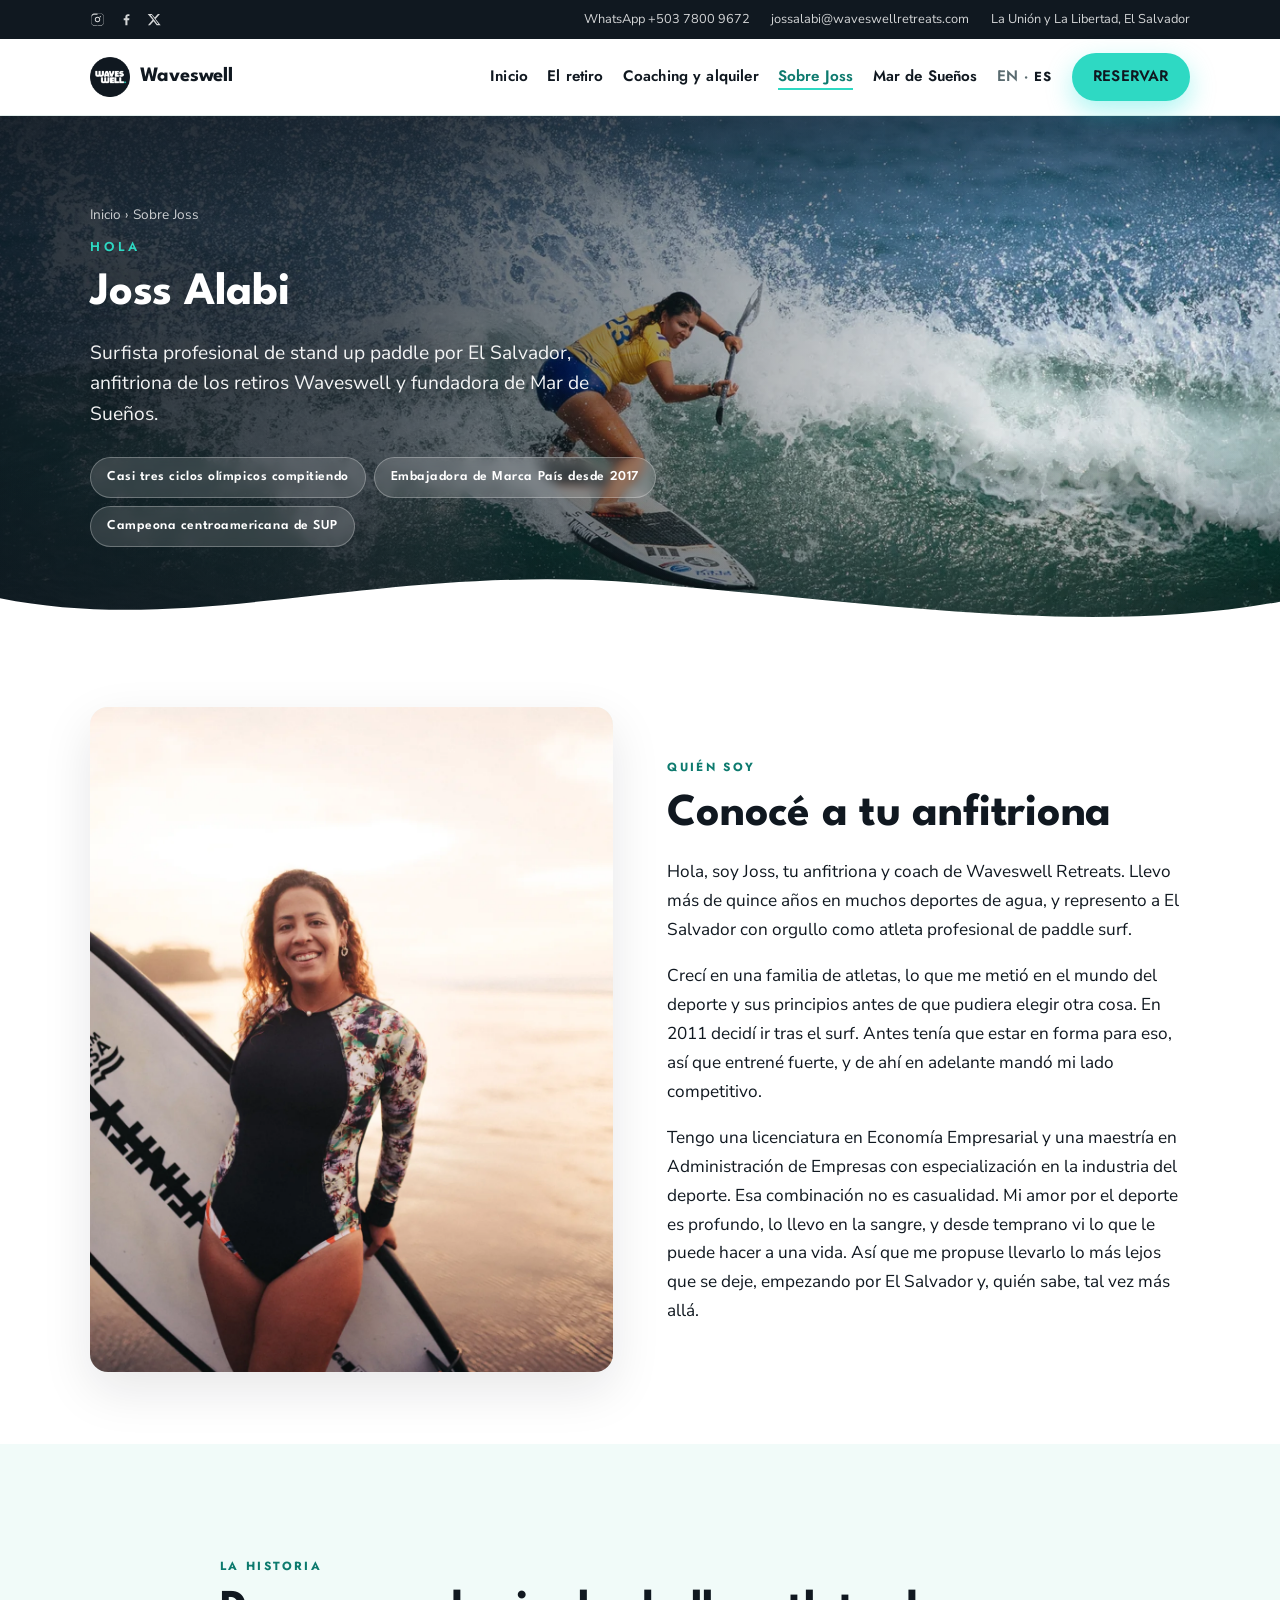
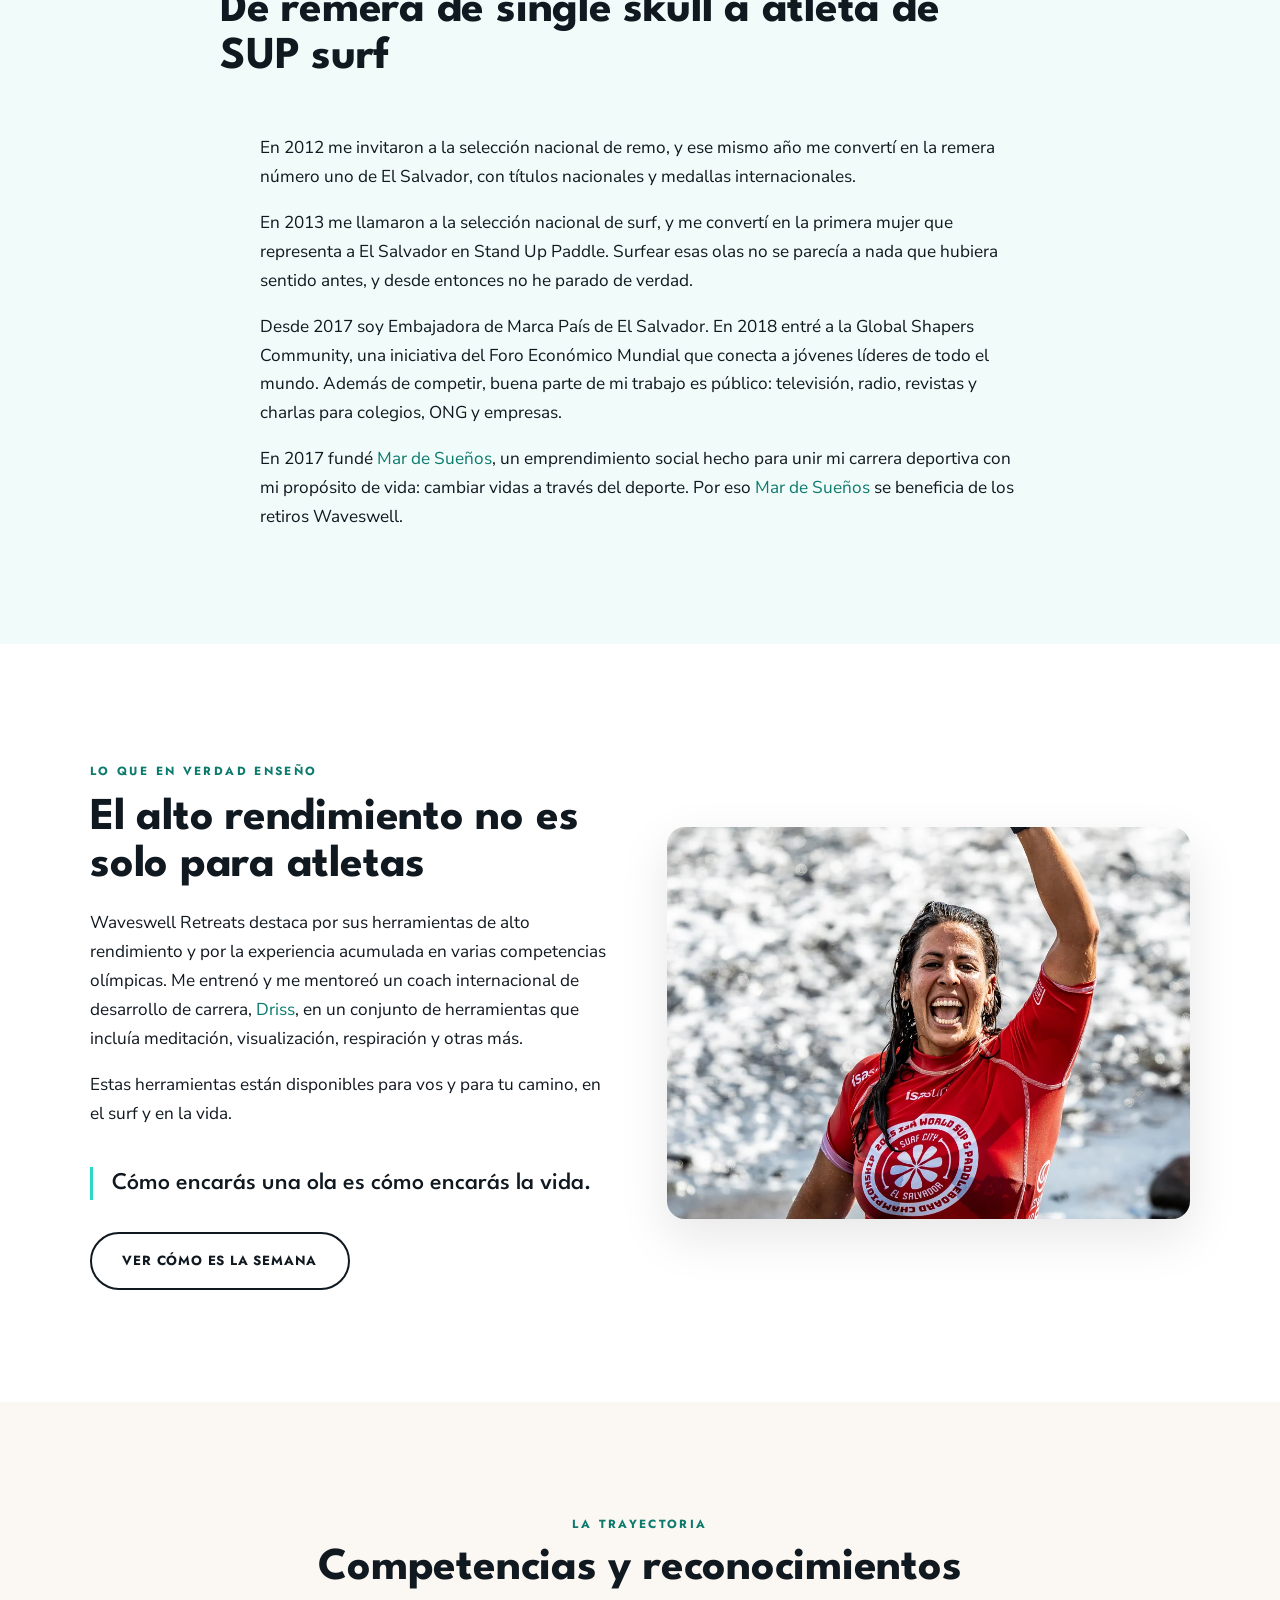
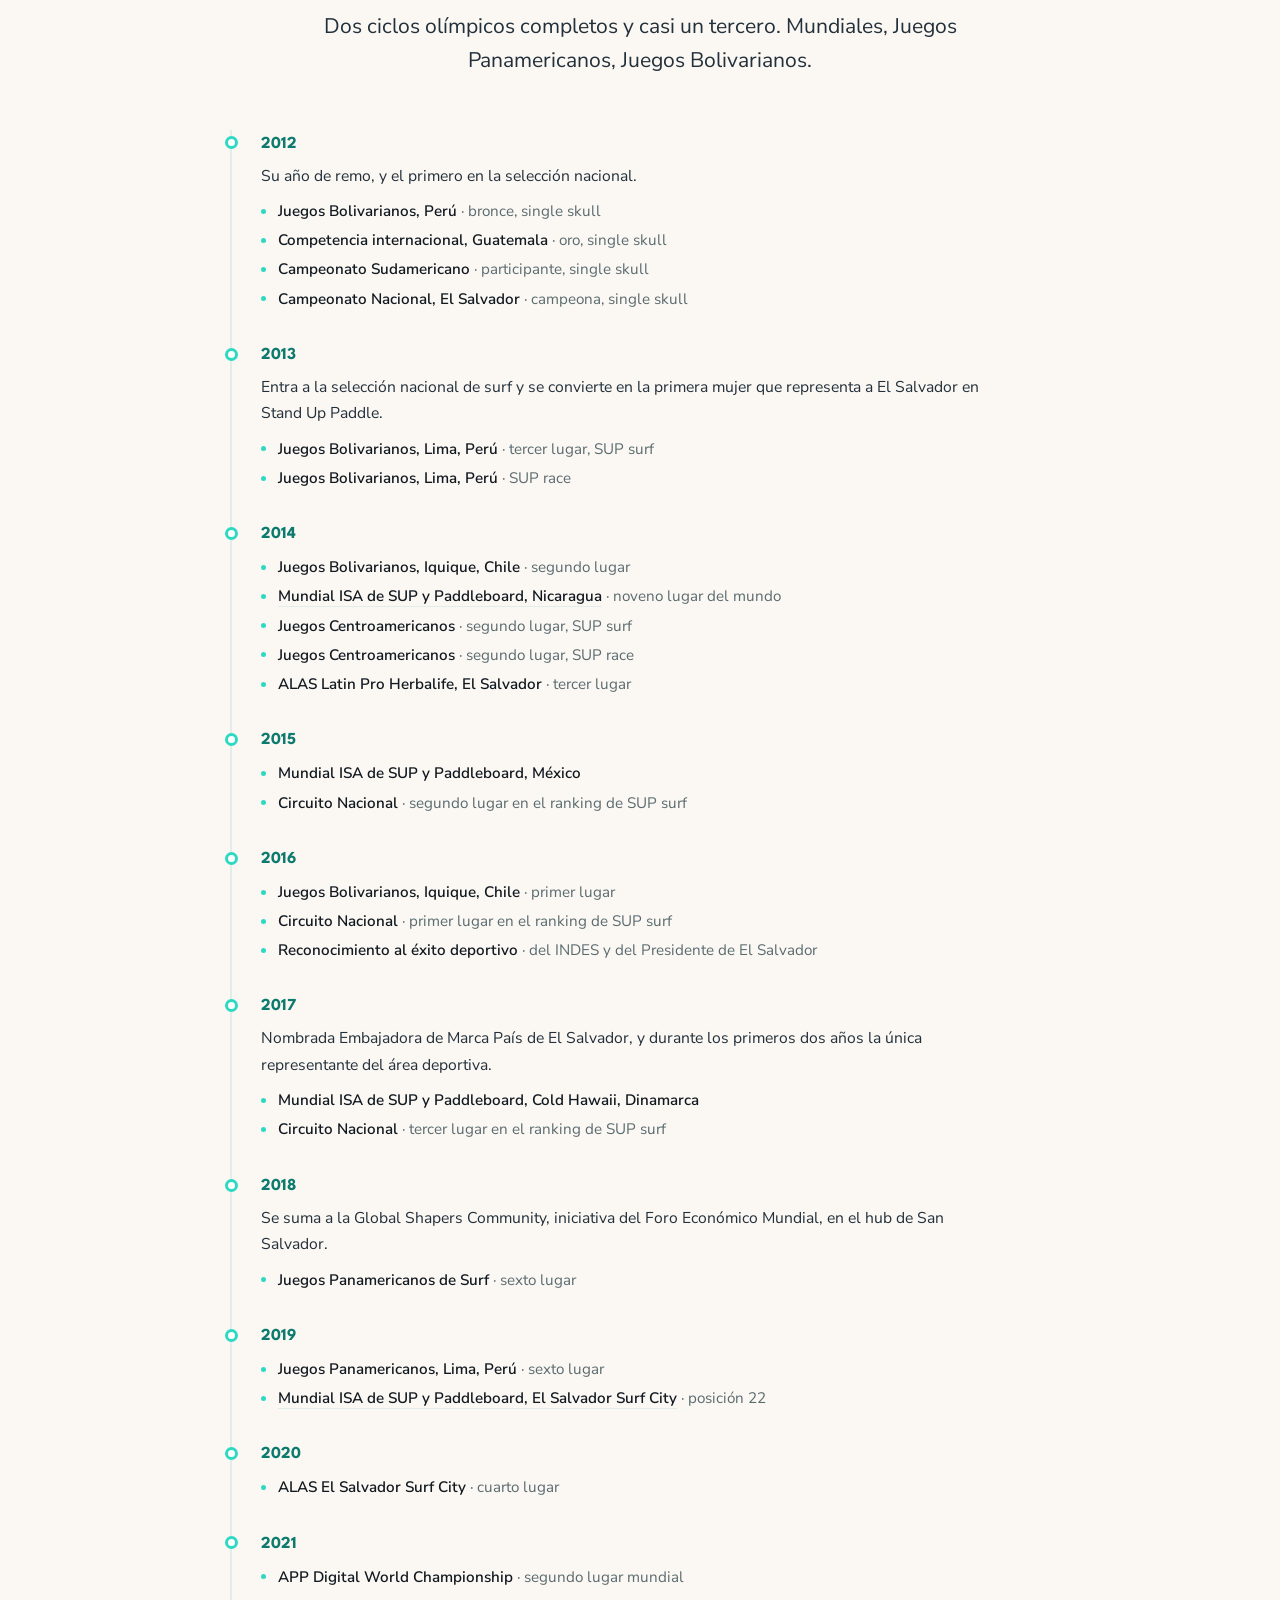
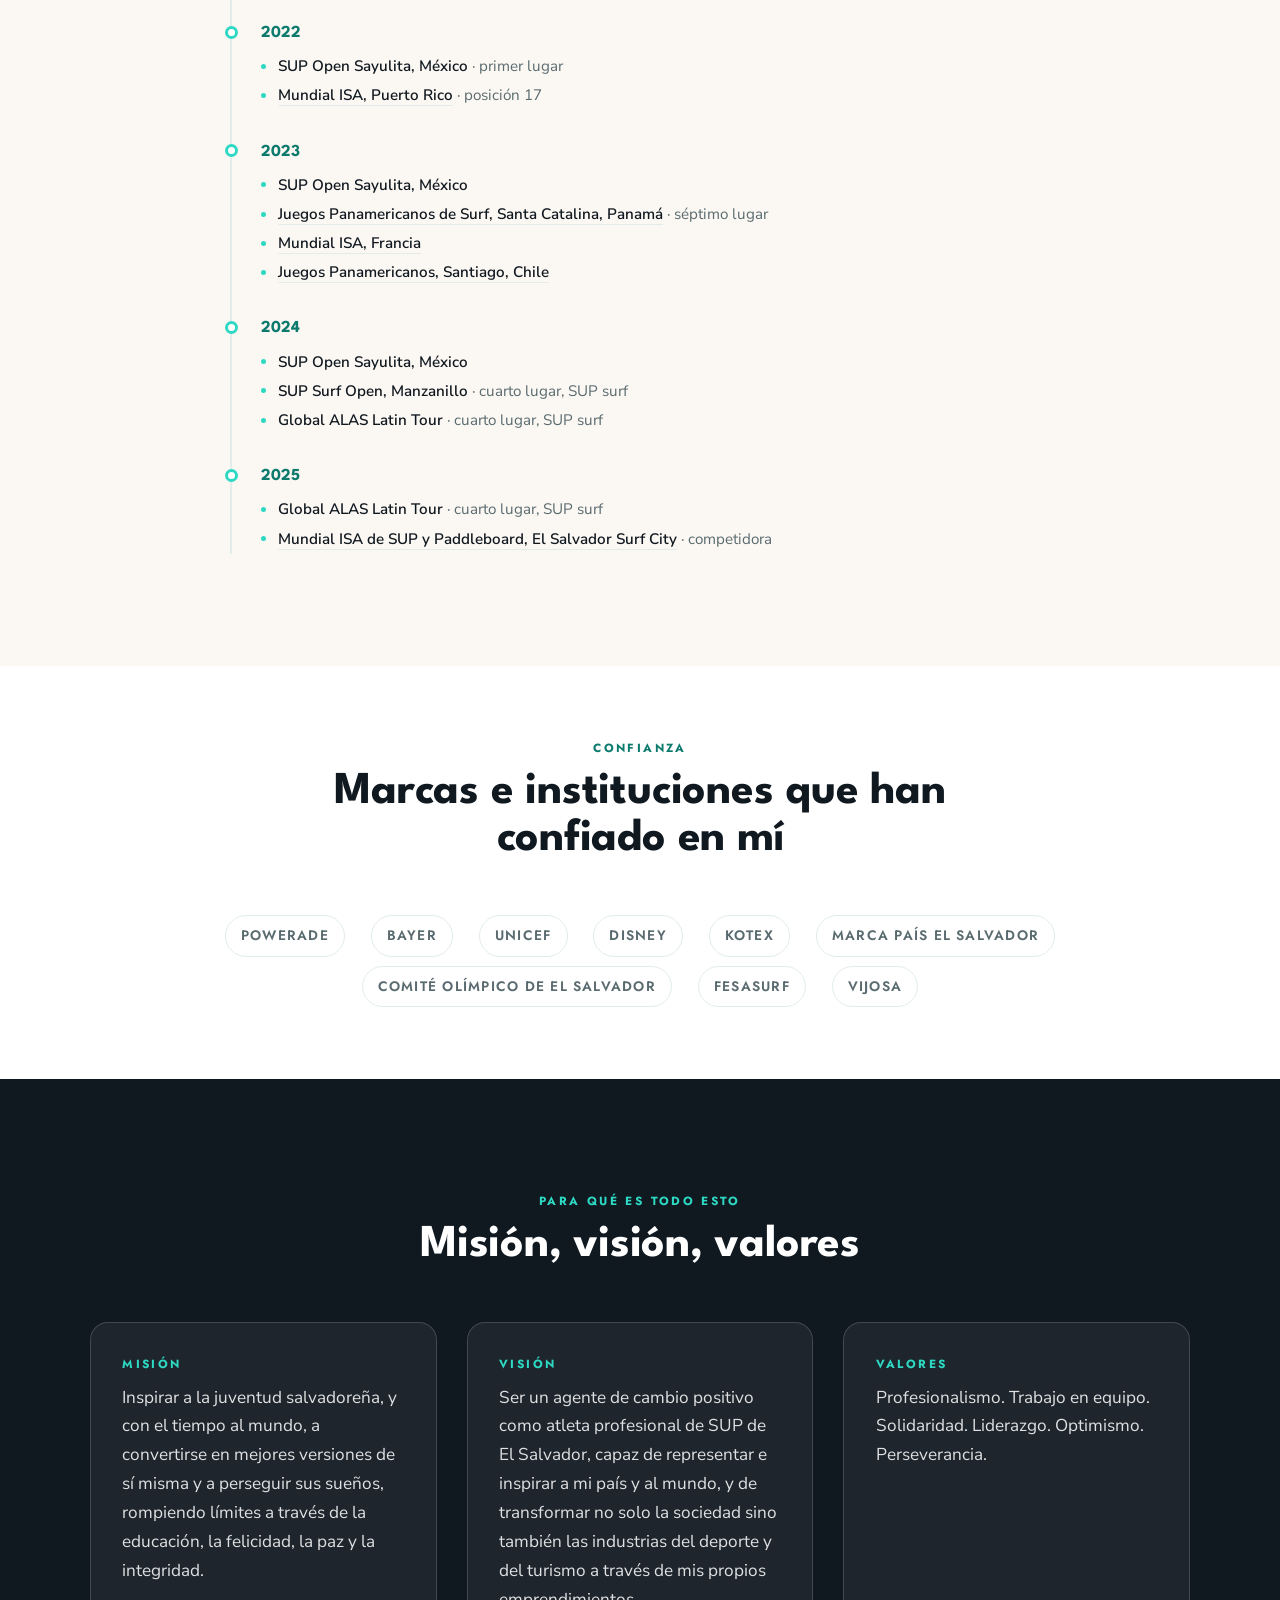
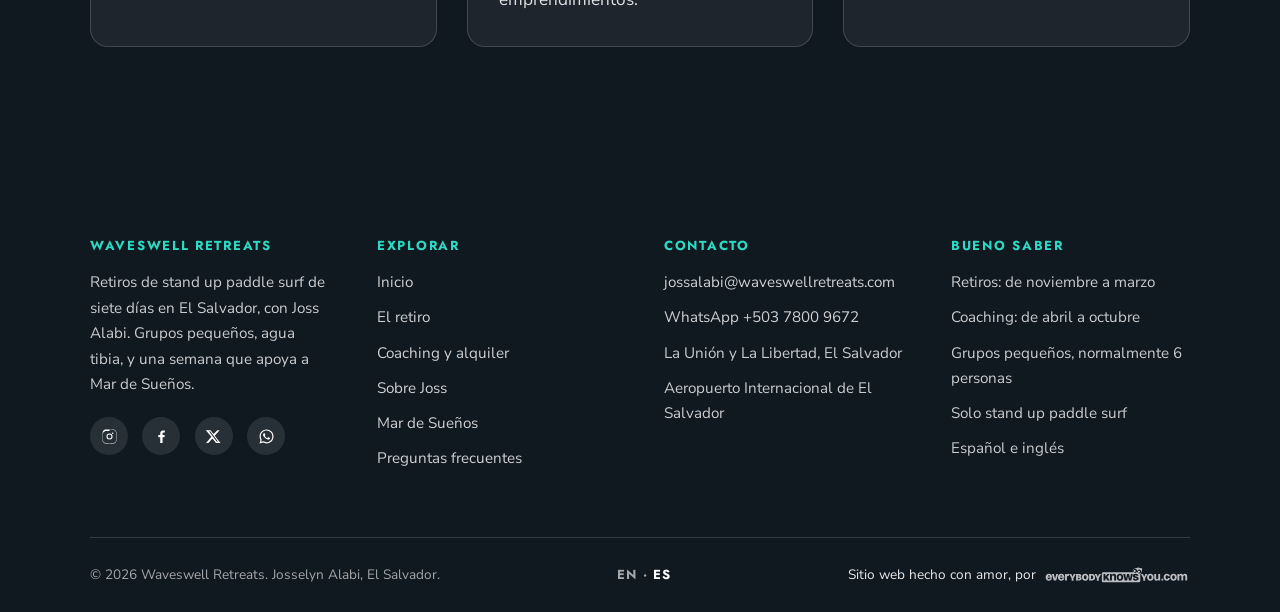
<file: es/about.html>
<!DOCTYPE html>
<html lang="es">
<head>
<meta charset="UTF-8">
<meta name="viewport" content="width=device-width, initial-scale=1.0">

<title>Joss Alabi, surfista profesional de SUP, El Salvador</title>
<meta name="description" content="Josselyn Alabi lleva m&#225;s de quince a&#241;os en deportes de agua y representa a El Salvador en stand up paddle desde hace casi tres ciclos ol&#237;mpicos. Su historia y su trayectoria.">
<meta name="keywords" content="Joss Alabi, Josselyn Alabi, atleta de SUP El Salvador, campeona de stand up paddle, Juegos Panamericanos SUP, Embajadora de Marca Pa&#237;s, fundadora de Mar de Sue&#241;os">

<link rel="canonical" href="https://waveswellretreats.com/es/about.html">
<link rel="alternate" hreflang="en" href="https://waveswellretreats.com/about.html">
<link rel="alternate" hreflang="es" href="https://waveswellretreats.com/es/about.html">
<link rel="alternate" hreflang="es-SV" href="https://waveswellretreats.com/es/about.html">
<link rel="alternate" hreflang="x-default" href="https://waveswellretreats.com/about.html">

<meta property="og:title" content="Joss Alabi, surfista profesional de SUP, El Salvador">
<meta property="og:description" content="Josselyn Alabi lleva m&#225;s de quince a&#241;os en deportes de agua y representa a El Salvador en stand up paddle desde hace casi tres ciclos ol&#237;mpicos. Su historia y su trayectoria.">
<meta property="og:type" content="website">
<meta property="og:url" content="https://waveswellretreats.com/es/about.html">
<meta property="og:image" content="https://waveswellretreats.com/assets/images/social-share/social-share-waveswell-retreats-waveswellretreats.com.jpg">
<meta property="og:image:width" content="1200">
<meta property="og:image:height" content="630">
<meta property="og:site_name" content="Waveswell Retreats">
<meta property="og:locale" content="es_SV">
<meta name="twitter:card" content="summary_large_image">
<meta name="twitter:site" content="@JossAlabi">
<meta name="twitter:title" content="Joss Alabi, surfista profesional de SUP, El Salvador">
<meta name="twitter:description" content="Josselyn Alabi lleva m&#225;s de quince a&#241;os en deportes de agua y representa a El Salvador en stand up paddle desde hace casi tres ciclos ol&#237;mpicos. Su historia y su trayectoria.">
<meta name="twitter:image" content="https://waveswellretreats.com/assets/images/social-share/social-share-waveswell-retreats-waveswellretreats.com.jpg">

<meta name="robots" content="index, follow, max-image-preview:large, max-snippet:-1, max-video-preview:-1">
<meta name="author" content="Josselyn Alabi">
<meta name="theme-color" content="#2ED9C3">
<meta name="geo.region" content="SV">
<meta name="geo.placename" content="La Uni&#243;n, El Salvador">
<meta http-equiv="content-language" content="es">

<link rel="icon" href="../favicon.ico" sizes="any">
<link rel="icon" type="image/png" sizes="32x32" href="../favicon-32x32.png">
<link rel="icon" type="image/png" sizes="16x16" href="../favicon-16x16.png">
<link rel="apple-touch-icon" sizes="180x180" href="../apple-touch-icon.png">
<link rel="manifest" href="../site.webmanifest">
<link rel="alternate" type="text/plain" title="llms.txt" href="https://waveswellretreats.com/llms.txt">
<link rel="preload" as="image" href="../assets/images/hero/joss-alabi-competing-waveswellretreats.com.webp" type="image/webp">

<link rel="preconnect" href="https://fonts.googleapis.com">
<link rel="preconnect" href="https://fonts.gstatic.com" crossorigin>
<link rel="preload" as="style" href="https://fonts.googleapis.com/css2?family=Jost:wght@400;500;600&family=League+Spartan:wght@500;700;900&family=Nunito+Sans:ital,wght@0,400;0,600;0,800;1,400&display=swap">
<link rel="stylesheet" href="https://fonts.googleapis.com/css2?family=Jost:wght@400;500;600&family=League+Spartan:wght@500;700;900&family=Nunito+Sans:ital,wght@0,400;0,600;0,800;1,400&display=swap" media="print" onload="this.media='all'">
<noscript><link rel="stylesheet" href="https://fonts.googleapis.com/css2?family=Jost:wght@400;500;600&family=League+Spartan:wght@500;700;900&family=Nunito+Sans:ital,wght@0,400;0,600;0,800;1,400&display=swap"></noscript>

<link rel="stylesheet" href="../assets/css/tokens.css">
<link rel="stylesheet" href="../assets/css/styles.css">
<script type="application/ld+json">
{"@context":"https://schema.org","@graph":[
 {"@type":"ProfilePage","@id":"https://waveswellretreats.com/es/about.html#page",
  "url":"https://waveswellretreats.com/es/about.html","name":"Joss Alabi","inLanguage":"es",
  "isPartOf":{"@id":"https://waveswellretreats.com/#website"},
  "mainEntity":{"@id":"https://waveswellretreats.com/#joss"}},
 {"@type":"Person","@id":"https://waveswellretreats.com/#joss",
  "name":"Josselyn Alabi","alternateName":"Joss Alabi",
  "jobTitle":"Professional stand up paddle surfer and retreat host",
  "description":"Josselyn Alabi is a professional stand up paddle surfer with more than fifteen years across many water sports, who has represented El Salvador across nearly three Olympic cycles, competing at World Championships, the Pan American Games and the Bolivarian Games. She is the founder of Waveswell Retreats and of the social project Mar de Suenos, and has been a Country Brand Ambassador for El Salvador since 2017.",
  "gender":"Female","nationality":{"@type":"Country","name":"El Salvador"},
  "knowsLanguage":["es","en"],
  "knowsAbout":["Stand up paddle surfing","SUP surf coaching","High performance sports coaching","Sports management","Social entrepreneurship"],
  "alumniOf":{"@type":"CollegeOrUniversity","name":"Escuela Superior de Economia y Negocios"},
  "worksFor":{"@id":"https://waveswellretreats.com/#org"},
  "award":["Bronze, Bolivarian Games 2012, rowing single skull","Gold, international single skull competition, Guatemala 2012","National single skull rowing champion, El Salvador 2012","Bronze, Bolivarian Games 2013, SUP surf","Silver, Bolivarian Games 2014","Ninth, ISA SUP and Paddleboard World Championship, Nicaragua 2014","Second, Central American Games 2014, SUP surf","Second, Central American Games 2014, SUP race","Third, ALAS Latin Pro Herbalife El Salvador 2014","First place, Bolivarian Games 2016","First, National Circuit SUP surf ranking, El Salvador 2016","Country Brand Ambassador of El Salvador, 2017","Sixth, Pan American Surfing Games 2018","Sixth, Pan American Games Lima 2019","Twenty second, ISA SUP and Paddleboard World Championship, El Salvador 2019","Fourth, ALAS El Salvador Surf City 2020","Second worldwide, APP Digital World Championship 2021","Winner, SUP Open Sayulita 2022","Seventeenth, ISA World Championship, Puerto Rico 2022","Seventh, Pan American Surfing Games, Santa Catalina 2023","Fourth, SUP Surf Open Manzanillo 2024","Fourth, Global ALAS Latin Tour 2024","Fourth, Global ALAS Latin Tour 2025"],
  "image":"https://waveswellretreats.com/assets/images/hero/portrait-joss-alabi-waveswellretreats.com.webp",
  "sameAs":["https://www.instagram.com/jossalabi/","https://www.facebook.com/JossAlabi/","https://twitter.com/JossAlabi"]}]}
</script>
</head>
<body>
<a class="skip" href="#main">Ir al contenido</a>

<div class="utility">
  <div class="wrap">
    <div class="utility__set utility__socials">
      <a href="https://www.instagram.com/jossalabi/" target="_blank" rel="noopener" aria-label="Instagram"><svg viewBox="0 0 24 24" aria-hidden="true"><path d="M12 2.2c3.2 0 3.6 0 4.9.07 1.2.05 1.8.25 2.2.42.6.22 1 .48 1.4.9.4.4.7.8.9 1.4.2.4.4 1 .4 2.2.1 1.3.1 1.7.1 4.9s0 3.6-.1 4.9c0 1.2-.2 1.8-.4 2.2-.2.6-.5 1-.9 1.4-.4.4-.8.7-1.4.9-.4.2-1 .4-2.2.4-1.3.1-1.7.1-4.9.1s-3.6 0-4.9-.1c-1.2 0-1.8-.2-2.2-.4-.6-.2-1-.5-1.4-.9-.4-.4-.7-.8-.9-1.4-.2-.4-.4-1-.4-2.2C2.2 15.6 2.2 15.2 2.2 12s0-3.6.1-4.9c0-1.2.2-1.8.4-2.2.2-.6.5-1 .9-1.4.4-.4.8-.7 1.4-.9.4-.2 1-.4 2.2-.4C8.4 2.2 8.8 2.2 12 2.2m0 2.1c-3.1 0-3.5 0-4.7.07-1.1.05-1.7.24-2.1.4-.5.2-.9.44-1.3.84-.4.4-.64.8-.84 1.3-.16.4-.35 1-.4 2.1C2.6 8.5 2.6 8.9 2.6 12s0 3.5.06 4.7c.05 1.1.24 1.7.4 2.1.2.5.44.9.84 1.3.4.4.8.64 1.3.84.4.16 1 .35 2.1.4 1.2.06 1.6.06 4.7.06s3.5 0 4.7-.06c1.1-.05 1.7-.24 2.1-.4.5-.2.9-.44 1.3-.84.4-.4.64-.8.84-1.3.16-.4.35-1 .4-2.1.06-1.2.06-1.6.06-4.7s0-3.5-.06-4.7c-.05-1.1-.24-1.7-.4-2.1-.2-.5-.44-.9-.84-1.3-.4-.4-.8-.64-1.3-.84-.4-.16-1-.35-2.1-.4-1.2-.06-1.6-.06-4.7-.06Zm0 3.4a4.3 4.3 0 1 1 0 8.6 4.3 4.3 0 0 1 0-8.6Zm0 7.1a2.8 2.8 0 1 0 0-5.6 2.8 2.8 0 0 0 0 5.6Zm5.5-7.3a1 1 0 1 1-2 0 1 1 0 0 1 2 0Z"/></svg></a>
      <a href="https://www.facebook.com/JossAlabi/" target="_blank" rel="noopener" aria-label="Facebook"><svg viewBox="0 0 24 24" aria-hidden="true"><path d="M13.5 21v-8h2.7l.4-3.1h-3.1V7.9c0-.9.25-1.5 1.55-1.5H16.7V3.6c-.3 0-1.3-.13-2.45-.13-2.4 0-4.05 1.47-4.05 4.18V9.9H7.5V13h2.7v8h3.3Z"/></svg></a>
      <a href="https://twitter.com/JossAlabi" target="_blank" rel="noopener" aria-label="X"><svg viewBox="0 0 24 24" aria-hidden="true"><path d="M17.5 3h3.2l-7 8 8.2 10h-6.4l-5-6.1L4.7 21H1.5l7.5-8.6L1.1 3h6.6l4.5 5.6L17.5 3Zm-1.1 16h1.8L7.7 4.8H5.8L16.4 19Z"/></svg></a>
    </div>
    <div class="utility__set">
      <a href="https://wa.me/50378009672" target="_blank" rel="noopener">WhatsApp +503 7800 9672</a>
      <a href="mailto:jossalabi@waveswellretreats.com">jossalabi@waveswellretreats.com</a>
      <span>La Uni&#243;n y La Libertad, El Salvador</span>
    </div>
  </div>
</div>

<header class="site-header">
  <div class="wrap">
    <a class="brand" href="index.html">
      <img src="../assets/images/logos/logo-waveswell-retreats-waveswellretreats.com.png" alt="Waveswell Retreats" width="40" height="40" style="height:40px;width:40px">
      <span>Waveswell</span>
    </a>
    <button class="nav-toggle" aria-label="Abrir men&#250;" aria-expanded="false" aria-controls="mainnav"><span></span><span></span><span></span></button>
    <nav class="nav" id="mainnav" aria-label="Principal">
      <a href="index.html">Inicio</a>
      <a href="retreat.html">El retiro</a>
      <a href="coaching.html">Coaching y alquiler</a>
      <a href="about.html" aria-current="page">Sobre Joss</a>
      <a href="mar-de-suenos.html">Mar de Sue&#241;os</a>
      <div class="lang"><a href="../about.html" hreflang="en">EN</a> &middot; <span class="active">ES</span></div>
      <a class="btn btn--primary btn--sm" href="retreat.html#dates">Reservar</a>
    </nav>
  </div>
</header>

<main id="main">

<section class="hero hero--page">
  <div class="hero__media">
    <img src="../assets/images/hero/joss-alabi-competing-waveswellretreats.com.webp" alt="Joss Alabi compitiendo sobre una tabla de stand up paddle" fetchpriority="high" width="1400" height="1050">
  </div>
  <div class="wrap">
    <div class="hero__inner">
      <p class="crumbs"><a href="index.html">Inicio</a> &rsaquo; Sobre Joss</p>
      <span class="script">Hola</span>
      <h1>Joss Alabi</h1>
      <p class="hero__sub">Surfista profesional de stand up paddle por El Salvador, anfitriona de los retiros Waveswell y fundadora de Mar de Sue&#241;os.</p>
      <ul class="hero__facts">
        <li>Casi tres ciclos ol&#237;mpicos compitiendo</li>
        <li>Embajadora de Marca Pa&#237;s desde 2017</li>
        <li>Campeona centroamericana de SUP</li>
      </ul>
    </div>
  </div>
  <div class="hero__wave"><svg viewBox="0 0 1440 90" preserveAspectRatio="none" aria-hidden="true"><path d="M0,46 C220,92 430,4 720,28 C980,50 1220,92 1440,50 L1440,90 L0,90 Z"></path></svg></div>
</section>

<section class="band band--tight">
  <div class="wrap">
    <div class="split">
      <div class="split__media reveal" style="aspect-ratio:11/14">
        <img src="../assets/images/hero/portrait-joss-alabi-waveswellretreats.com.webp" alt="Joss Alabi con su tabla en la playa a la hora dorada" loading="lazy" width="1100" height="1400">
      </div>
      <div class="reveal">
        <span class="eyebrow">Qui&#233;n soy</span>
        <h2>Conoc&#233; a tu anfitriona</h2>
        <p>Hola, soy Joss, tu anfitriona y coach de Waveswell Retreats. Llevo m&#225;s de quince a&#241;os en muchos deportes de agua, y represento a El Salvador con orgullo como atleta profesional de paddle surf.</p>
        <p>Crec&#237; en una familia de atletas, lo que me meti&#243; en el mundo del deporte y sus principios antes de que pudiera elegir otra cosa. En 2011 decid&#237; ir tras el surf. Antes ten&#237;a que estar en forma para eso, as&#237; que entren&#233; fuerte, y de ah&#237; en adelante mand&#243; mi lado competitivo.</p>
        <p>Tengo una licenciatura en Econom&#237;a Empresarial y una maestr&#237;a en Administraci&#243;n de Empresas con especializaci&#243;n en la industria del deporte. Esa combinaci&#243;n no es casualidad. Mi amor por el deporte es profundo, lo llevo en la sangre, y desde temprano vi lo que le puede hacer a una vida. As&#237; que me propuse llevarlo lo m&#225;s lejos que se deje, empezando por El Salvador y, qui&#233;n sabe, tal vez m&#225;s all&#225;.</p>
      </div>
    </div>
  </div>
</section>

<section class="band band--surface">
  <div class="wrap narrow">
    <div class="head reveal">
      <span class="eyebrow">La historia</span>
      <h2>De remera de single skull a atleta de SUP surf</h2>
    </div>
    <div class="reveal measure">
      <p>En 2012 me invitaron a la selecci&#243;n nacional de remo, y ese mismo a&#241;o me convert&#237; en la remera n&#250;mero uno de El Salvador, con t&#237;tulos nacionales y medallas internacionales.</p>
      <p>En 2013 me llamaron a la selecci&#243;n nacional de surf, y me convert&#237; en la primera mujer que representa a El Salvador en Stand Up Paddle. Surfear esas olas no se parec&#237;a a nada que hubiera sentido antes, y desde entonces no he parado de verdad.</p>
      <p>Desde 2017 soy Embajadora de Marca Pa&#237;s de El Salvador. En 2018 entr&#233; a la Global Shapers Community, una iniciativa del Foro Econ&#243;mico Mundial que conecta a j&#243;venes l&#237;deres de todo el mundo. Adem&#225;s de competir, buena parte de mi trabajo es p&#250;blico: televisi&#243;n, radio, revistas y charlas para colegios, ONG y empresas.</p>
      <p>En 2017 fund&#233; <a href="mar-de-suenos.html">Mar de Sue&#241;os</a>, un emprendimiento social hecho para unir mi carrera deportiva con mi prop&#243;sito de vida: cambiar vidas a trav&#233;s del deporte. Por eso <a href="mar-de-suenos.html">Mar de Sue&#241;os</a> se beneficia de los retiros Waveswell.</p>
    </div>
  </div>
</section>

<section class="band">
  <div class="wrap">
    <div class="split split--flip">
      <div class="split__media reveal">
        <img src="../assets/images/gallery/joss-alabi-world-championship-waveswellretreats.com.webp" alt="Joss Alabi saliendo del agua con la licra de un Mundial ISA y el pu&#241;o en alto" loading="lazy" width="1000" height="1250">
      </div>
      <div class="reveal">
        <span class="eyebrow">Lo que en verdad ense&#241;o</span>
        <h2>El alto rendimiento no es solo para atletas</h2>
        <p>Waveswell Retreats destaca por sus herramientas de alto rendimiento y por la experiencia acumulada en varias competencias ol&#237;mpicas. Me entren&#243; y me mentore&#243; un coach internacional de desarrollo de carrera, <a href="https://thebodyandmindcoach.com/" target="_blank" rel="noopener">Driss</a>, en un conjunto de herramientas que inclu&#237;a meditaci&#243;n, visualizaci&#243;n, respiraci&#243;n y otras m&#225;s.</p>
        <p>Estas herramientas est&#225;n disponibles para vos y para tu camino, en el surf y en la vida.</p>
        <blockquote class="pullquote reveal"><p>C&#243;mo encar&#225;s una ola es c&#243;mo encar&#225;s la vida.</p></blockquote>
        <div class="btns"><a class="btn btn--ghost" href="retreat.html">Ver c&#243;mo es la semana</a></div>
      </div>
    </div>
  </div>
</section>

<section class="band band--sand">
  <div class="wrap">
    <div class="head center reveal">
      <span class="eyebrow">La trayectoria</span>
      <h2>Competencias y reconocimientos</h2>
      <p class="lede">Dos ciclos ol&#237;mpicos completos y casi un tercero. Mundiales, Juegos Panamericanos, Juegos Bolivarianos.</p>
    </div>
    <div class="reveal" style="max-width:820px;margin-inline:auto">
      <ul class="timeline">
        <li><span class="yr">2012</span>
          <p>Su a&#241;o de remo, y el primero en la selecci&#243;n nacional.</p>
          <ul class="events">
            <li><span class="ev">Juegos Bolivarianos, Per&#250;</span><span class="res">bronce, single skull</span></li>
            <li><span class="ev">Competencia internacional, Guatemala</span><span class="res">oro, single skull</span></li>
            <li><span class="ev">Campeonato Sudamericano</span><span class="res">participante, single skull</span></li>
            <li><span class="ev">Campeonato Nacional, El Salvador</span><span class="res">campeona, single skull</span></li>
          </ul>
        </li>
        <li><span class="yr">2013</span>
          <p>Entra a la selecci&#243;n nacional de surf y se convierte en la primera mujer que representa a El Salvador en Stand Up Paddle.</p>
          <ul class="events">
            <li><span class="ev">Juegos Bolivarianos, Lima, Per&#250;</span><span class="res">tercer lugar, SUP surf</span></li>
            <li><span class="ev">Juegos Bolivarianos, Lima, Per&#250;</span><span class="res">SUP race</span></li>
          </ul>
        </li>
        <li><span class="yr">2014</span>
          <ul class="events">
            <li><span class="ev">Juegos Bolivarianos, Iquique, Chile</span><span class="res">segundo lugar</span></li>
            <li><a class="ev" href="https://isawsuppc.com/2014/es/results/" target="_blank" rel="noopener" title="Resultados">Mundial ISA de SUP y Paddleboard, Nicaragua</a><span class="res">noveno lugar del mundo</span></li>
            <li><span class="ev">Juegos Centroamericanos</span><span class="res">segundo lugar, SUP surf</span></li>
            <li><span class="ev">Juegos Centroamericanos</span><span class="res">segundo lugar, SUP race</span></li>
            <li><span class="ev">ALAS Latin Pro Herbalife, El Salvador</span><span class="res">tercer lugar</span></li>
          </ul>
        </li>
        <li><span class="yr">2015</span>
          <ul class="events">
            <li><span class="ev">Mundial ISA de SUP y Paddleboard, M&#233;xico</span></li>
            <li><span class="ev">Circuito Nacional</span><span class="res">segundo lugar en el ranking de SUP surf</span></li>
          </ul>
        </li>
        <li><span class="yr">2016</span>
          <ul class="events">
            <li><span class="ev">Juegos Bolivarianos, Iquique, Chile</span><span class="res">primer lugar</span></li>
            <li><span class="ev">Circuito Nacional</span><span class="res">primer lugar en el ranking de SUP surf</span></li>
            <li><span class="ev">Reconocimiento al &#233;xito deportivo</span><span class="res">del INDES y del Presidente de El Salvador</span></li>
          </ul>
        </li>
        <li><span class="yr">2017</span>
          <p>Nombrada Embajadora de Marca Pa&#237;s de El Salvador, y durante los primeros dos a&#241;os la &#250;nica representante del &#225;rea deportiva.</p>
          <ul class="events">
            <li><span class="ev">Mundial ISA de SUP y Paddleboard, Cold Hawaii, Dinamarca</span></li>
            <li><span class="ev">Circuito Nacional</span><span class="res">tercer lugar en el ranking de SUP surf</span></li>
          </ul>
        </li>
        <li><span class="yr">2018</span>
          <p>Se suma a la Global Shapers Community, iniciativa del Foro Econ&#243;mico Mundial, en el hub de San Salvador.</p>
          <ul class="events">
            <li><span class="ev">Juegos Panamericanos de Surf</span><span class="res">sexto lugar</span></li>
          </ul>
        </li>
        <li><span class="yr">2019</span>
          <ul class="events">
            <li><span class="ev">Juegos Panamericanos, Lima, Per&#250;</span><span class="res">sexto lugar</span></li>
            <li><a class="ev" href="https://isaworlds.com/sup/2019/pdf/2019_WSUPPC_WOMEN_SUP_Surfing_final.pdf" target="_blank" rel="noopener" title="Resultados">Mundial ISA de SUP y Paddleboard, El Salvador Surf City</a><span class="res">posici&#243;n 22</span></li>
          </ul>
        </li>
        <li><span class="yr">2020</span>
          <ul class="events">
            <li><span class="ev">ALAS El Salvador Surf City</span><span class="res">cuarto lugar</span></li>
          </ul>
        </li>
        <li><span class="yr">2021</span>
          <ul class="events">
            <li><span class="ev">APP Digital World Championship</span><span class="res">segundo lugar mundial</span></li>
          </ul>
        </li>
        <li><span class="yr">2022</span>
          <ul class="events">
            <li><span class="ev">SUP Open Sayulita, M&#233;xico</span><span class="res">primer lugar</span></li>
            <li><a class="ev" href="https://isasurf.org/pdfs/ISAWSUPPC_2022-SUP_SURFING_Final_Results.pdf" target="_blank" rel="noopener" title="Resultados">Mundial ISA, Puerto Rico</a><span class="res">posici&#243;n 17</span></li>
          </ul>
        </li>
        <li><span class="yr">2023</span>
          <ul class="events">
            <li><span class="ev">SUP Open Sayulita, M&#233;xico</span></li>
            <li><a class="ev" href="https://www.pasasurf.org/wp-content/uploads/2023/05/PAN-AMERICAN-SURFING-GAMES-Panama-Santa-Catalina-21-al-30-de-Abril-2023-DIAFINAL.pdf" target="_blank" rel="noopener" title="Resultados">Juegos Panamericanos de Surf, Santa Catalina, Panam&#225;</a><span class="res">s&#233;ptimo lugar</span></li>
            <li><a class="ev" href="https://isasurf.org/event/2023-isa-world-sup-and-paddleboard-championship/" target="_blank" rel="noopener" title="Resultados">Mundial ISA, Francia</a></li>
            <li><a class="ev" href="https://results-santiago2023.org/#/discipline/SRF/final-rank/W.SUPSURF-----------" target="_blank" rel="noopener" title="Resultados">Juegos Panamericanos, Santiago, Chile</a></li>
          </ul>
        </li>
        <li><span class="yr">2024</span>
          <ul class="events">
            <li><span class="ev">SUP Open Sayulita, M&#233;xico</span></li>
            <li><span class="ev">SUP Surf Open, Manzanillo</span><span class="res">cuarto lugar, SUP surf</span></li>
            <li><span class="ev">Global ALAS Latin Tour</span><span class="res">cuarto lugar, SUP surf</span></li>
          </ul>
        </li>
        <li><span class="yr">2025</span>
          <ul class="events">
            <li><span class="ev">Global ALAS Latin Tour</span><span class="res">cuarto lugar, SUP surf</span></li>
            <li><a class="ev" href="https://isasurf.org/event/2025-isa-world-sup-paddleboard-championship/" target="_blank" rel="noopener" title="Resultados">Mundial ISA de SUP y Paddleboard, El Salvador Surf City</a><span class="res">competidora</span></li>
          </ul>
        </li>
      </ul>
    </div>
  </div>
</section>

<section class="band band--tight">
  <div class="wrap narrow center">
    <div class="head center reveal">
      <span class="eyebrow">Confianza</span>
      <h2>Marcas e instituciones que han confiado en m&#237;</h2>
    </div>
    <div class="logowall reveal">
      <span>Powerade</span>
      <span>Bayer</span>
      <span>UNICEF</span>
      <span>Disney</span>
      <span>Kotex</span>
      <span>Marca Pa&#237;s El Salvador</span>
      <span>Comit&#233; Ol&#237;mpico de El Salvador</span>
      <span>FESASURF</span>
      <span>Vijosa</span>
    </div>
  </div>
</section>

<section class="band band--ink">
  <div class="wrap">
    <div class="head center reveal">
      <span class="eyebrow">Para qu&#233; es todo esto</span>
      <h2>Misi&#243;n, visi&#243;n, valores</h2>
    </div>
    <div class="grid grid--3">
      <article class="season__card reveal">
        <span class="eyebrow">Misi&#243;n</span>
        <p>Inspirar a la juventud salvadore&#241;a, y con el tiempo al mundo, a convertirse en mejores versiones de s&#237; misma y a perseguir sus sue&#241;os, rompiendo l&#237;mites a trav&#233;s de la educaci&#243;n, la felicidad, la paz y la integridad.</p>
      </article>
      <article class="season__card reveal">
        <span class="eyebrow">Visi&#243;n</span>
        <p>Ser un agente de cambio positivo como atleta profesional de SUP de El Salvador, capaz de representar e inspirar a mi pa&#237;s y al mundo, y de transformar no solo la sociedad sino tambi&#233;n las industrias del deporte y del turismo a trav&#233;s de mis propios emprendimientos.</p>
      </article>
      <article class="season__card reveal">
        <span class="eyebrow">Valores</span>
        <p>Profesionalismo. Trabajo en equipo. Solidaridad. Liderazgo. Optimismo. Perseverancia.</p>
      </article>
    </div>
  </div>
</section>

</main>

<footer class="site-footer">
  <div class="wrap">
    <div class="footer-grid">
      <div>
        <h4>Waveswell Retreats</h4>
        <p>Retiros de stand up paddle surf de siete d&#237;as en El Salvador, con Joss Alabi. Grupos peque&#241;os, agua tibia, y una semana que apoya a Mar de Sue&#241;os.</p>
        <div class="f-socials">
          <a href="https://www.instagram.com/jossalabi/" target="_blank" rel="noopener" aria-label="Instagram"><svg viewBox="0 0 24 24" aria-hidden="true"><path d="M12 2.2c3.2 0 3.6 0 4.9.07 1.2.05 1.8.25 2.2.42.6.22 1 .48 1.4.9.4.4.7.8.9 1.4.2.4.4 1 .4 2.2.1 1.3.1 1.7.1 4.9s0 3.6-.1 4.9c0 1.2-.2 1.8-.4 2.2-.2.6-.5 1-.9 1.4-.4.4-.8.7-1.4.9-.4.2-1 .4-2.2.4-1.3.1-1.7.1-4.9.1s-3.6 0-4.9-.1c-1.2 0-1.8-.2-2.2-.4-.6-.2-1-.5-1.4-.9-.4-.4-.7-.8-.9-1.4-.2-.4-.4-1-.4-2.2C2.2 15.6 2.2 15.2 2.2 12s0-3.6.1-4.9c0-1.2.2-1.8.4-2.2.2-.6.5-1 .9-1.4.4-.4.8-.7 1.4-.9.4-.2 1-.4 2.2-.4C8.4 2.2 8.8 2.2 12 2.2m0 2.1c-3.1 0-3.5 0-4.7.07-1.1.05-1.7.24-2.1.4-.5.2-.9.44-1.3.84-.4.4-.64.8-.84 1.3-.16.4-.35 1-.4 2.1C2.6 8.5 2.6 8.9 2.6 12s0 3.5.06 4.7c.05 1.1.24 1.7.4 2.1.2.5.44.9.84 1.3.4.4.8.64 1.3.84.4.16 1 .35 2.1.4 1.2.06 1.6.06 4.7.06s3.5 0 4.7-.06c1.1-.05 1.7-.24 2.1-.4.5-.2.9-.44 1.3-.84.4-.4.64-.8.84-1.3.16-.4.35-1 .4-2.1.06-1.2.06-1.6.06-4.7s0-3.5-.06-4.7c-.05-1.1-.24-1.7-.4-2.1-.2-.5-.44-.9-.84-1.3-.4-.4-.8-.64-1.3-.84-.4-.16-1-.35-2.1-.4-1.2-.06-1.6-.06-4.7-.06Zm0 3.4a4.3 4.3 0 1 1 0 8.6 4.3 4.3 0 0 1 0-8.6Zm0 7.1a2.8 2.8 0 1 0 0-5.6 2.8 2.8 0 0 0 0 5.6Zm5.5-7.3a1 1 0 1 1-2 0 1 1 0 0 1 2 0Z"/></svg></a>
          <a href="https://www.facebook.com/JossAlabi/" target="_blank" rel="noopener" aria-label="Facebook"><svg viewBox="0 0 24 24" aria-hidden="true"><path d="M13.5 21v-8h2.7l.4-3.1h-3.1V7.9c0-.9.25-1.5 1.55-1.5H16.7V3.6c-.3 0-1.3-.13-2.45-.13-2.4 0-4.05 1.47-4.05 4.18V9.9H7.5V13h2.7v8h3.3Z"/></svg></a>
          <a href="https://twitter.com/JossAlabi" target="_blank" rel="noopener" aria-label="X"><svg viewBox="0 0 24 24" aria-hidden="true"><path d="M17.5 3h3.2l-7 8 8.2 10h-6.4l-5-6.1L4.7 21H1.5l7.5-8.6L1.1 3h6.6l4.5 5.6L17.5 3Zm-1.1 16h1.8L7.7 4.8H5.8L16.4 19Z"/></svg></a>
          <a href="https://wa.me/50378009672" target="_blank" rel="noopener" aria-label="WhatsApp"><svg viewBox="0 0 24 24" aria-hidden="true"><path d="M12.04 2C6.6 2 2.2 6.4 2.2 11.85c0 1.74.46 3.44 1.32 4.94L2.1 22l5.34-1.4a9.8 9.8 0 0 0 4.6 1.17h.01c5.43 0 9.84-4.4 9.84-9.85 0-2.63-1.03-5.1-2.89-6.96A9.78 9.78 0 0 0 12.04 2Zm0 18.02h-.01a8.2 8.2 0 0 1-4.16-1.14l-.3-.18-3.1.81.83-3.02-.2-.31a8.13 8.13 0 0 1-1.25-4.33c0-4.51 3.68-8.18 8.2-8.18a8.13 8.13 0 0 1 5.78 2.4 8.1 8.1 0 0 1 2.4 5.79c0 4.51-3.68 8.16-8.19 8.16Zm4.5-6.11c-.25-.13-1.46-.72-1.68-.8-.23-.09-.39-.13-.55.12-.17.25-.64.8-.78.97-.14.16-.29.18-.53.06-.25-.13-1.04-.39-1.98-1.23-.73-.65-1.23-1.46-1.37-1.71-.14-.25-.02-.38.11-.5.11-.11.25-.29.37-.43.13-.15.17-.25.25-.41.09-.17.04-.31-.02-.44-.06-.12-.55-1.34-.76-1.83-.2-.48-.4-.41-.55-.42h-.47c-.16 0-.42.06-.64.31-.22.25-.84.82-.84 2s.86 2.32.98 2.48c.12.16 1.69 2.58 4.1 3.62.57.25 1.02.39 1.37.5.58.19 1.1.16 1.52.1.46-.07 1.46-.6 1.66-1.18.21-.58.21-1.07.14-1.18-.06-.11-.22-.17-.47-.29Z"/></svg></a>
        </div>
      </div>
      <div>
        <h4>Explorar</h4>
        <ul>
          <li><a href="index.html">Inicio</a></li>
          <li><a href="retreat.html">El retiro</a></li>
          <li><a href="coaching.html">Coaching y alquiler</a></li>
          <li><a href="about.html">Sobre Joss</a></li>
          <li><a href="mar-de-suenos.html">Mar de Sue&#241;os</a></li>
          <li><a href="retreat.html#faq">Preguntas frecuentes</a></li>
        </ul>
      </div>
      <div>
        <h4>Contacto</h4>
        <ul>
          <li><a href="mailto:jossalabi@waveswellretreats.com">jossalabi@waveswellretreats.com</a></li>
          <li><a href="https://wa.me/50378009672" target="_blank" rel="noopener">WhatsApp +503 7800 9672</a></li>
          <li>La Uni&#243;n y La Libertad, El Salvador</li>
          <li>Aeropuerto Internacional de El Salvador</li>
        </ul>
      </div>
      <div>
        <h4>Bueno saber</h4>
        <ul>
          <li>Retiros: de noviembre a marzo</li>
          <li>Coaching: de abril a octubre</li>
          <li>Grupos peque&#241;os, normalmente 6 personas</li>
          <li>Solo stand up paddle surf</li>
          <li>Espa&#241;ol e ingl&#233;s</li>
        </ul>
      </div>
    </div>
    <div class="footer-bottom">
      <span>&copy; 2026 Waveswell Retreats. Josselyn Alabi, El Salvador.</span>
      <div class="lang"><a href="../about.html" hreflang="en">EN</a> &middot; <span class="active">ES</span></div>
      <a class="eky-credit" href="https://everybodyknowsyou.com" target="_blank" rel="noopener" aria-label="everybodyknowsyou.com">
        <span class="eky-credit__text">Sitio web hecho con amor, por</span>
        <svg role="img" aria-label="everybodyknowsyou.com" id="Layer_1" data-name="Layer 1" xmlns="http://www.w3.org/2000/svg" viewBox="0 0 1296.95 160.34">
  <defs>
    <style>
            .cls-1 { fill: var(--eky-bg, #ffffff); }
      .cls-2 { fill: var(--eky-fg, currentColor); }
    </style>
  </defs>
  <g>
    <g>
      <g>
        <rect class="cls-2" x="515.16" y="55.21" width="342.62" height="90.52" rx="12" ry="12"/>
        <path class="cls-1" d="M530.13,71.12h16.6v15.46l-.24,6.96h.32l3.32-4.61,15.14-17.81h19.83l-22.02,25.02,22.18,33.68h-19.92l-13.76-20.73-4.86,5.34v15.38h-16.6v-58.69Z"/>
        <path class="cls-1" d="M604.13,71.12v8.01h.32c4.53-6.23,10.53-9.23,18.54-9.23,12.47,0,18.94,7.29,18.94,22.02v37.89h-16.6v-35.3c0-7.69-2.75-10.85-8.58-10.85-7.21,0-11.82,4.7-11.82,12.14v34h-16.6v-58.69h15.79Z"/>
        <path class="cls-1" d="M647.37,100.43c0-17.57,11.09-30.52,29.31-30.52s29.31,12.95,29.31,30.52-11.09,30.6-29.31,30.6-29.31-13.03-29.31-30.6ZM688.66,100.43c0-9.8-3.81-17.16-11.98-17.16s-11.98,7.37-11.98,17.16,3.81,17.24,11.98,17.24,11.98-7.45,11.98-17.24Z"/>
        <path class="cls-1" d="M705.66,71.12h17.57l6.64,35.62c.41,2.02.73,4.86,1.14,6.88h.32l1.21-6.88,6.88-35.62h18.54l7.45,35.62,1.29,6.88h.32l1.05-6.88,5.99-35.62h17.24l-13.28,58.69h-21.53l-6.64-32.38-1.29-6.88h-.32l-1.21,6.88-6.56,32.38h-21.45l-13.36-58.69Z"/>
        <path class="cls-1" d="M791.81,110.79l17-.08c.57,4.78,3.72,7.53,9.31,7.53,4.61,0,7.85-1.7,7.85-5.26,0-2.67-1.78-4.37-5.59-5.26l-14.09-3.24c-8.98-2.02-13.84-7.77-13.84-16.27,0-11.5,8.99-18.3,24.69-18.3,14.65,0,23.56,6.96,23.8,18.05h-17c-.49-3.32-2.67-5.67-7.69-5.67-4.37,0-7.21,1.54-7.21,4.61,0,2.43,1.7,3.81,5.59,4.7l14.09,3.24c9.23,2.1,14.09,8.18,14.09,16.84,0,12.71-10.28,19.35-24.77,19.35-16.19,0-25.99-7.77-26.23-20.24Z"/>
      </g>
      <g>
        <path class="cls-2" d="M918.06,100.39c0-17.57,11.09-30.52,29.31-30.52s29.31,12.95,29.31,30.52-11.09,30.6-29.31,30.6-29.31-13.03-29.31-30.6ZM959.34,100.39c0-9.8-3.81-17.16-11.98-17.16s-11.98,7.37-11.98,17.16,3.81,17.24,11.98,17.24,11.98-7.45,11.98-17.24Z"/>
        <path class="cls-2" d="M1018.85,129.78v-7.85h-.32c-4.61,6.15-10.52,9.07-17.89,9.07-11.98,0-18.46-7.29-18.46-21.94v-37.97h16.6v35.38c0,7.69,2.83,10.77,8.18,10.77,6.56,0,11.09-4.61,11.09-12.63v-33.52h16.6v58.69h-15.79Z"/>
        <path class="cls-2" d="M884.01,109.52l-20.4-38.4h17.84l8.26,17.75c.99,2.06,1.9,4.96,2.89,7.02h.33c.91-2.06,1.82-4.96,2.72-7.02l7.85-17.75h17.51l-20.07,38.57v21.31h-16.93v-21.47Z"/>
      </g>
      <g>
        <path class="cls-2" d="M14.66,100.39c0-17.97,10.85-30.52,29.55-30.52s28.01,12.47,27.36,34.41h-39.35c.89,8.91,4.53,14.01,11.66,14.01,5.67,0,9.31-3,10.44-8.5h16.76c-2.19,13.28-12.31,21.21-26.88,21.21-18.7,0-29.55-12.63-29.55-30.6ZM54.58,92.54c-1.05-6.56-4.78-9.96-10.36-9.96s-9.8,3.64-11.42,9.96h21.78Z"/>
        <path class="cls-2" d="M69.8,71.09h17.49l9.47,35.62c.57,2.02,1.05,4.86,1.62,6.88h.32l1.54-6.88,8.99-35.62h17.16l-17.81,58.69h-21.13l-17.65-58.69Z"/>
        <path class="cls-2" d="M124.69,100.39c0-17.97,10.85-30.52,29.55-30.52s28.01,12.47,27.36,34.41h-39.35c.89,8.91,4.53,14.01,11.66,14.01,5.67,0,9.31-3,10.44-8.5h16.76c-2.19,13.28-12.31,21.21-26.88,21.21-18.7,0-29.55-12.63-29.55-30.6ZM164.61,92.54c-1.05-6.56-4.78-9.96-10.36-9.96s-9.8,3.64-11.42,9.96h21.78Z"/>
        <path class="cls-2" d="M187.44,71.09h15.46v9.47h.32c3.64-7.37,8.74-10.69,15.71-10.69,1.86,0,3.56.24,5.1.81v15.79h-.32c-1.7-.49-3.24-.73-5.18-.73-9.15,0-14.49,5.42-14.49,16.11v27.93h-16.6v-58.69Z"/>
        <path class="cls-2" d="M285.57,71.09h26.15c13.52,0,20.97,5.42,20.97,14.82,0,6.15-3.08,10.36-9.96,12.39v.32c8.02,1.46,12.23,6.23,12.23,13.84,0,10.52-8.42,17.33-21.7,17.33h-27.69v-58.69ZM316.66,88.82c0-3.64-2.02-5.18-6.56-5.18h-7.93v10.77h7.93c4.37,0,6.56-1.86,6.56-5.59ZM318.6,111.24c0-3.81-2.27-5.99-6.88-5.99h-9.55v11.98h9.63c4.45,0,6.8-2.19,6.8-5.99Z"/>
        <path class="cls-2" d="M337.95,100.39c0-17.57,11.09-30.52,29.31-30.52s29.31,12.95,29.31,30.52-11.09,30.6-29.31,30.6-29.31-13.03-29.31-30.6ZM379.24,100.39c0-9.8-3.8-17.16-11.98-17.16s-11.98,7.37-11.98,17.16,3.8,17.24,11.98,17.24,11.98-7.45,11.98-17.24Z"/>
        <path class="cls-2" d="M402.08,71.09h24.13c18.62,0,29.63,10.36,29.63,29.31s-11.01,29.39-29.63,29.39h-24.13v-58.69ZM438.99,100.39c0-10.77-5.83-16.19-13.36-16.19h-6.96v32.46h6.96c7.53,0,13.36-5.51,13.36-16.27Z"/>
        <path class="cls-2" d="M471.04,109.52l-20.4-38.4h17.84l8.26,17.75c.99,2.06,1.9,4.96,2.89,7.02h.33c.91-2.06,1.82-4.96,2.72-7.02l7.85-17.75h17.51l-20.07,38.57v21.31h-16.93v-21.47Z"/>
        <path class="cls-2" d="M245.89,109.52l-20.4-38.4h17.84l8.26,17.75c.99,2.06,1.9,4.96,2.89,7.02h.33c.91-2.06,1.82-4.96,2.72-7.02l7.85-17.75h17.51l-20.07,38.57v21.31h-16.93v-21.47Z"/>
      </g>
    </g>
    <g>
      <g>
        <path class="cls-2" d="M837.89,14.05c5.42-1.65,11.14.47,13.85,5.48.39.72,1.1,1.2,1.88,1.34.7.12,1.52-.2,2.16-.74,4.05-3.38,9.74-3.68,14.06-.7,4.24,2.92,5.92,8.22,4.35,13.25l-6.96,22.26c-2.45,8.46-9.67,14.45-18.27,15.02-8.94.6-17.2-4.68-20.36-13.03-.17-.45-.5-.62-.88-.67s-.66.09-.98.46c-5.78,6.49-15.01,8.59-23.07,5.2-7.59-3.19-12.57-10.83-12.37-19.15.21-8.44,5.67-16.24,13.97-18.77l32.61-9.94ZM844.69,65.73c8.85,1.59,17.31-4.28,18.9-13.13,1.59-8.85-4.28-17.31-13.13-18.9-8.85-1.59-17.31,4.28-18.9,13.13s4.28,17.31,13.13,18.9ZM808.72,59.25c8.85,1.59,17.31-4.28,18.9-13.13,1.59-8.85-4.28-17.31-13.13-18.9-8.85-1.59-17.31,4.28-18.9,13.13-1.59,8.85,4.28,17.31,13.13,18.9Z"/>
        <g>
          <path class="cls-1" d="M850.46,33.7c8.85,1.59,14.72,10.06,13.13,18.9-1.59,8.85-10.06,14.72-18.9,13.13-8.85-1.59-14.72-10.06-13.13-18.9s10.06-14.72,18.9-13.13Z"/>
          <path class="cls-1" d="M814.49,27.22c8.85,1.59,14.72,10.06,13.13,18.9-1.59,8.85-10.06,14.72-18.9,13.13-8.85-1.59-14.72-10.06-13.13-18.9,1.59-8.85,10.06-14.72,18.9-13.13Z"/>
        </g>
      </g>
      <g>
        <g>
          <path class="cls-2" d="M847.57,56.91c-.06-.86-.28-1.56-.42-2.47.64.65,1.19,1.16,1.91,1.66,1.12.79,2.71.42,3.44-.7.73-1.11.45-2.64-.68-3.44-.71-.5-1.52-.66-2.4-1.05,1.54-.53,3.13-1,3.41-2.57.17-.93-.14-1.9-.84-2.43-1.03-.79-2.26-.75-3.22.02-.58.46-1.06.91-1.67,1.49.18-.89.4-1.63.45-2.5.09-1.44-1.09-2.58-2.46-2.58s-2.55,1.17-2.48,2.62c.04.85.33,1.53.43,2.46-.47-.54-.95-.89-1.43-1.33-1.13-1.04-2.8-.99-3.77.19-.91,1.1-.66,2.87.58,3.67.72.46,1.49.65,2.34.99-.88.38-1.73.56-2.45,1.09-1.21.89-1.32,2.65-.36,3.69,1.04,1.12,2.62,1.06,3.73.03l1.46-1.34c-.23.92-.51,1.75-.51,2.68,0,1.41,1.2,2.5,2.56,2.45s2.46-1.22,2.37-2.6Z"/>
          <path class="cls-2" d="M847.57,56.91c.09,1.38-1.03,2.55-2.37,2.6s-2.56-1.05-2.56-2.45c0-.94.27-1.76.51-2.68l-1.46,1.34c-1.12,1.03-2.7,1.09-3.73-.03-.96-1.04-.84-2.8.36-3.69.71-.53,1.56-.71,2.45-1.09-.85-.34-1.62-.53-2.34-.99-1.24-.79-1.49-2.57-.58-3.67.97-1.17,2.64-1.23,3.77-.19.48.45.96.79,1.43,1.33-.1-.93-.38-1.61-.43-2.46-.07-1.44,1.07-2.62,2.48-2.62s2.55,1.14,2.46,2.58c-.05.87-.27,1.6-.45,2.5.61-.58,1.09-1.03,1.67-1.49.96-.77,2.19-.81,3.22-.02.7.54,1,1.5.84,2.43-.28,1.57-1.87,2.04-3.41,2.57.88.39,1.69.54,2.4,1.05,1.13.8,1.41,2.33.68,3.44-.73,1.11-2.32,1.48-3.44.7-.72-.5-1.27-1.01-1.91-1.66.14.92.37,1.62.42,2.47Z"/>
        </g>
        <g>
          <path class="cls-2" d="M810.13,50.42c.09-1.04-.23-1.92-.46-2.9.76.65,1.37,1.38,2.24,1.82,1.23.63,2.73.08,3.32-1.08s.21-2.6-.95-3.29c-.73-.43-1.51-.63-2.28-.94.71-.21,1.29-.46,1.92-.73,1.42-.61,1.98-2.23,1.25-3.55s-2.48-1.69-3.67-.79c-.67.5-1.22,1.01-1.84,1.61.23-1.08.58-2.02.43-3.07-.18-1.23-1.33-2.03-2.49-2.01s-2.27.88-2.4,2.1c-.11,1.04.22,1.91.45,2.98-.52-.57-1.04-.93-1.58-1.42-1.11-1-2.86-.89-3.77.32s-.53,2.95.79,3.67c.74.41,1.47.63,2.23.89-.85.33-1.63.52-2.35.98-1.23.78-1.49,2.47-.66,3.57s2.46,1.35,3.58.48c.64-.49,1.17-.96,1.77-1.57-.22,1.07-.56,1.95-.45,2.98.14,1.28,1.29,2.13,2.5,2.11s2.29-.84,2.41-2.17Z"/>
          <path class="cls-2" d="M810.13,50.42c-.12,1.32-1.24,2.14-2.41,2.17s-2.36-.83-2.5-2.11c-.11-1.03.23-1.91.45-2.98-.6.61-1.13,1.08-1.77,1.57-1.12.87-2.73.66-3.58-.48s-.57-2.79.66-3.57c.72-.46,1.5-.64,2.35-.98-.77-.26-1.49-.48-2.23-.89-1.32-.73-1.68-2.5-.79-3.67s2.66-1.32,3.77-.32c.54.49,1.06.85,1.58,1.42-.23-1.07-.56-1.94-.45-2.98.13-1.22,1.24-2.08,2.4-2.1s2.31.78,2.49,2.01c.15,1.05-.2,1.99-.43,3.07.62-.6,1.17-1.1,1.84-1.61,1.2-.9,2.97-.5,3.67.79s.17,2.93-1.25,3.55c-.63.27-1.21.52-1.92.73.77.32,1.55.51,2.28.94,1.16.68,1.53,2.13.95,3.29s-2.09,1.71-3.32,1.08c-.87-.44-1.48-1.17-2.24-1.82.23.98.55,1.86.46,2.9Z"/>
        </g>
      </g>
    </g>
  </g>
  <g fill="var(--eky-fg, currentColor)">
    <path d="M1046.08,112.99h15.96v16.61h-15.96v-16.61Z"/>
    <path d="M1065.91,100.33c0-17.49,11.29-30.39,29.1-30.39,13.79,0,25.15,8.06,26.36,22.41h-16.85c-.56-5.8-4.03-9.11-9.43-9.11-8.06,0-11.93,7.42-11.93,17.09s3.79,17.17,11.85,17.17c5.4,0,8.95-3.3,9.67-9.67h16.85c-1.13,14.91-12.66,22.97-26.52,22.97-18.14,0-29.1-12.98-29.1-30.47Z"/>
    <path d="M1124.75,100.33c0-17.49,11.04-30.39,29.18-30.39s29.18,12.9,29.18,30.39-11.04,30.47-29.18,30.47-29.18-12.98-29.18-30.47ZM1165.86,100.33c0-9.75-3.79-17.09-11.93-17.09s-11.93,7.33-11.93,17.09,3.79,17.17,11.93,17.17,11.93-7.42,11.93-17.17Z"/>
    <path d="M1204.31,71.15v7.98h.32c4.43-5.97,10.64-9.19,17.9-9.19s12.41,3.14,15.4,9.19h.32c4.92-6.21,10.72-9.19,17.9-9.19,12.58,0,19.27,8.71,19.27,22.81v36.84h-16.53v-34.26c0-7.66-2.34-11.69-8.06-11.69-6.53,0-10.56,5-10.56,12.9v33.05h-16.53v-34.34c0-7.58-2.42-11.61-8.14-11.61-6.61,0-10.48,5.24-10.48,12.9v33.05h-16.53v-58.44h15.72Z"/>
  </g>
</svg>
      </a>
    </div>
  </div>
</footer>

<script src="../assets/js/main.js" defer></script>
</body>
</html>
</file>
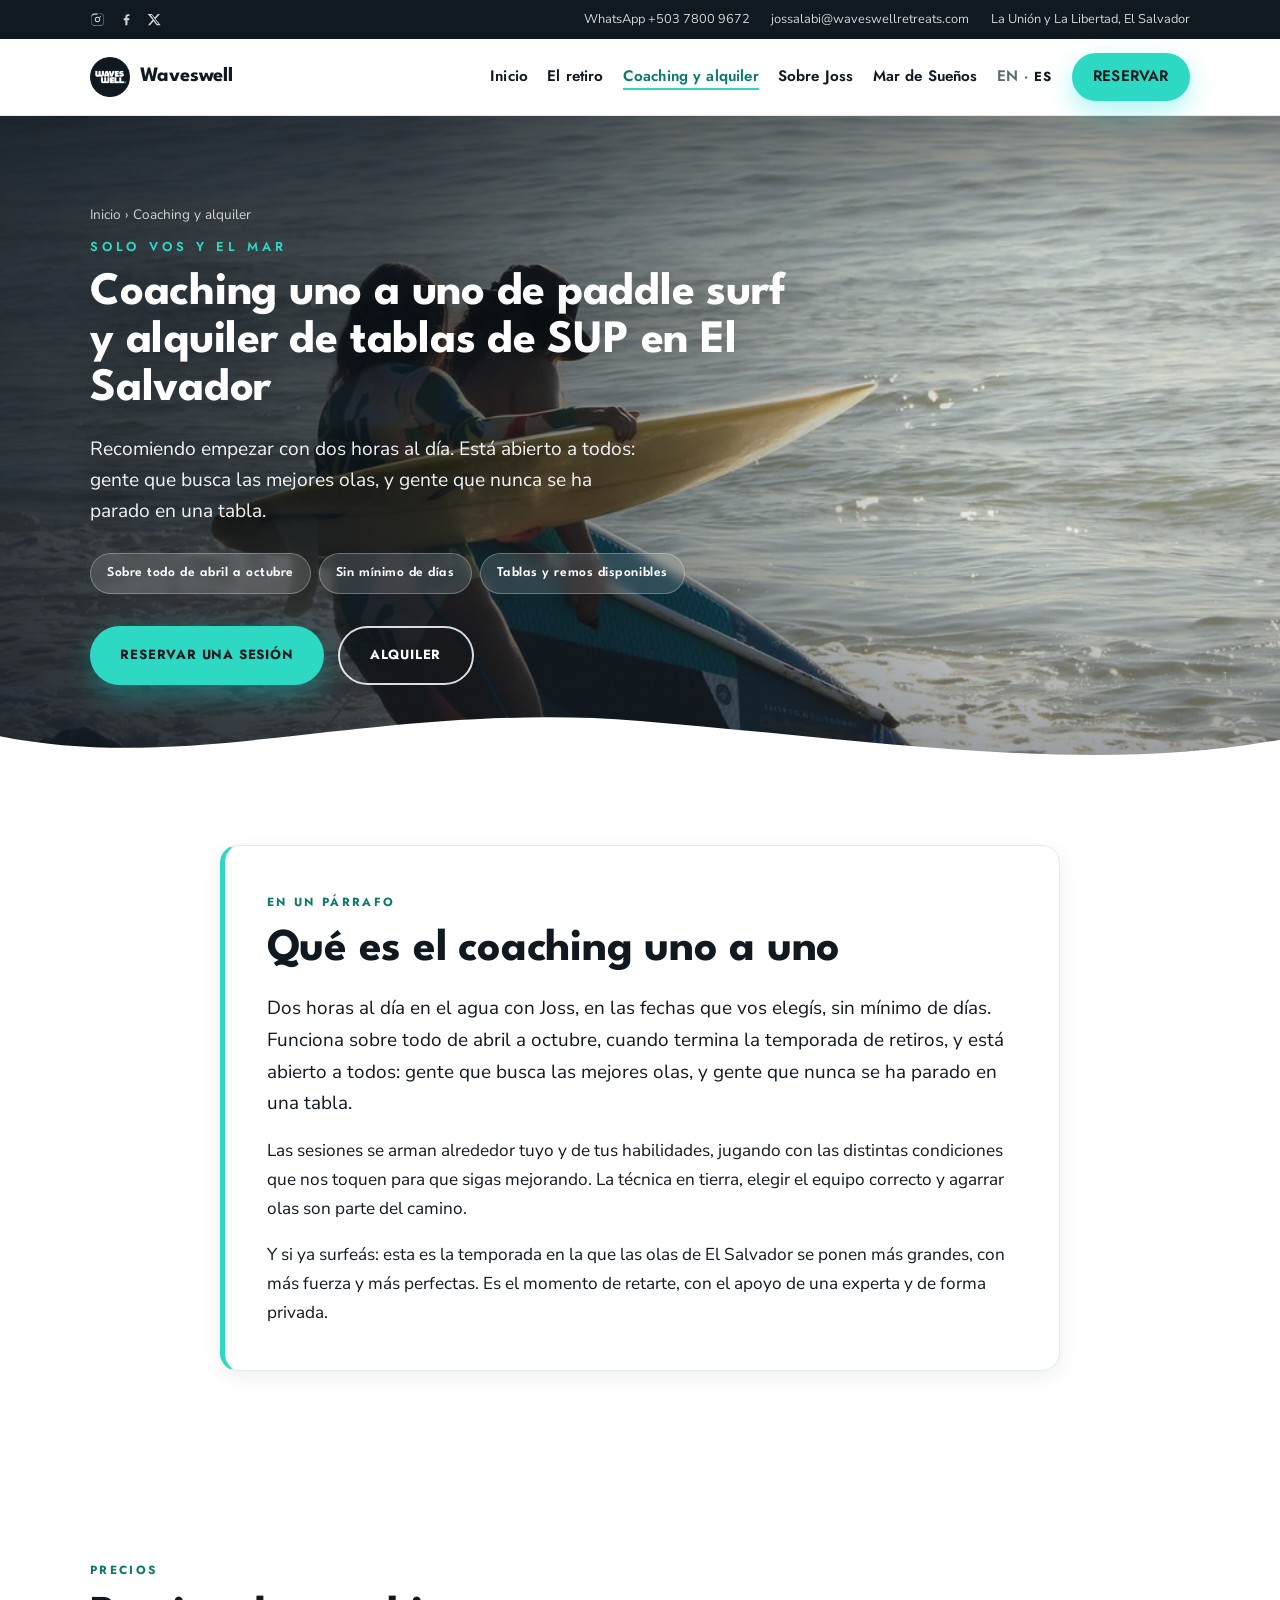
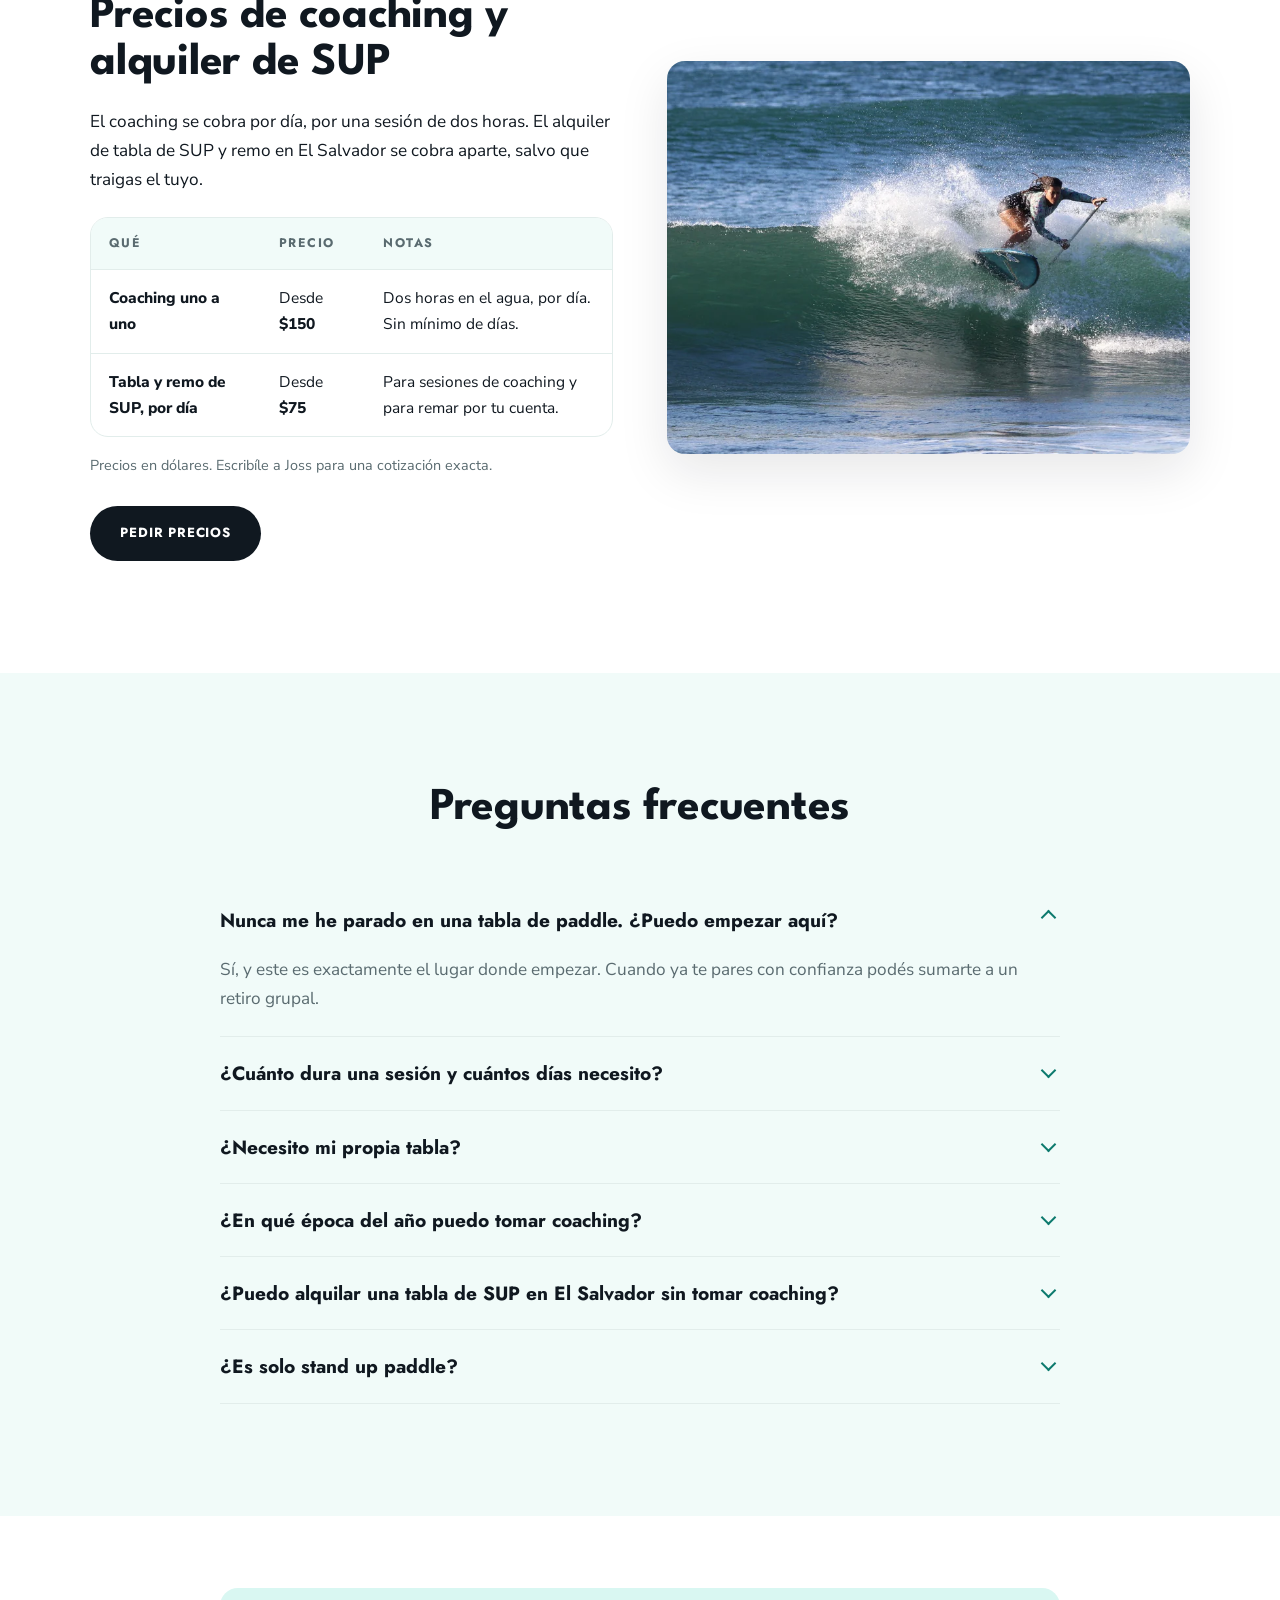
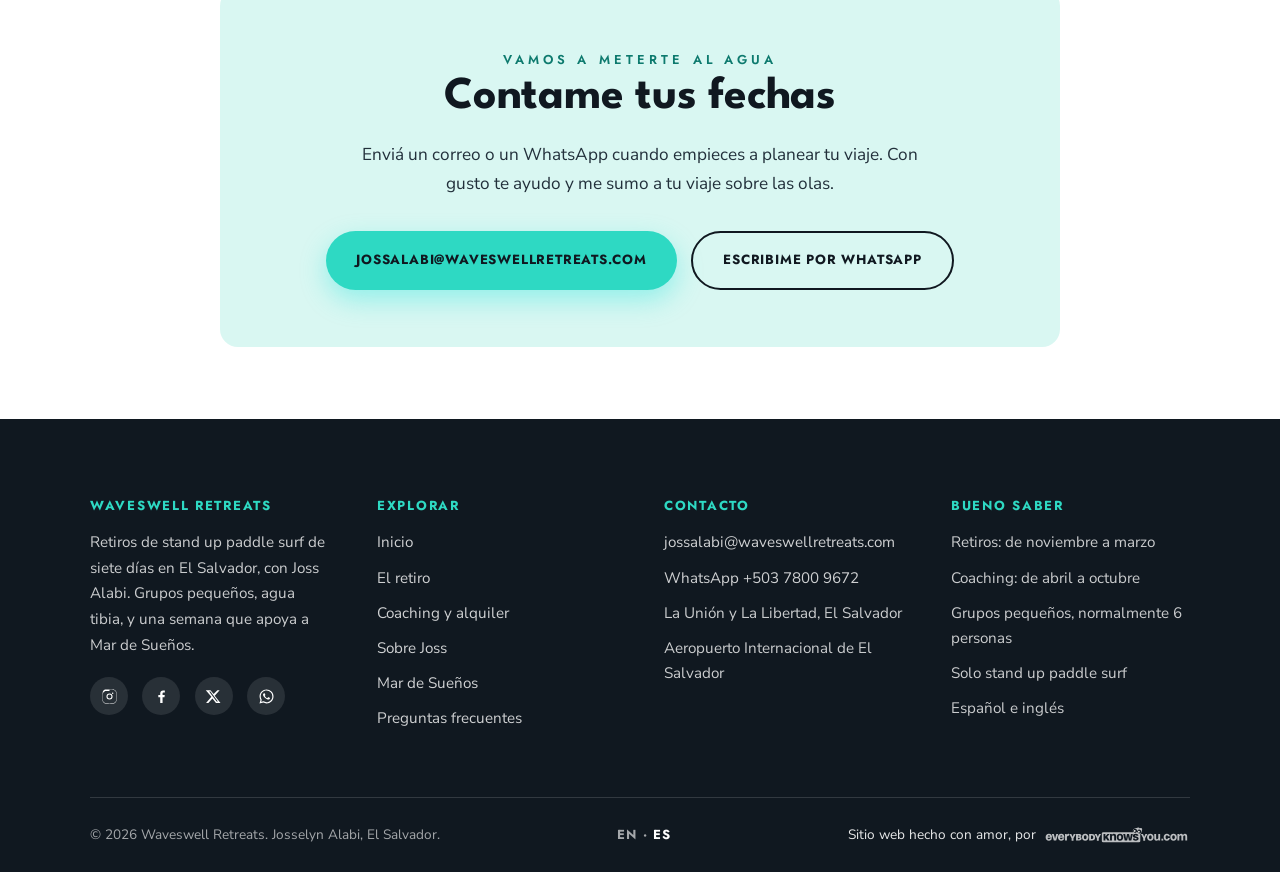
<file: es/coaching.html>
<!DOCTYPE html>
<html lang="es">
<head>
<meta charset="UTF-8">
<meta name="viewport" content="width=device-width, initial-scale=1.0">

<title>Alquiler de SUP y coaching de paddle surf en El Salvador</title>
<meta name="description" content="Alquiler de tablas de SUP y remo en El Salvador todo el a&#241;o, desde 75 d&#243;lares al d&#237;a, m&#225;s coaching privado de stand up paddle, dos horas al d&#237;a y sin m&#237;nimo.">
<meta name="keywords" content="alquiler de SUP El Salvador, alquiler de tablas de SUP El Salvador, stand up paddle El Salvador, coaching de SUP El Salvador, alquiler de tablas de paddle El Salvador, clases de stand up paddle, coaching privado de surf, alquiler de tabla La Uni&#243;n, aprender stand up paddle">

<link rel="canonical" href="https://waveswellretreats.com/es/coaching.html">
<link rel="alternate" hreflang="en" href="https://waveswellretreats.com/coaching.html">
<link rel="alternate" hreflang="es" href="https://waveswellretreats.com/es/coaching.html">
<link rel="alternate" hreflang="es-SV" href="https://waveswellretreats.com/es/coaching.html">
<link rel="alternate" hreflang="x-default" href="https://waveswellretreats.com/coaching.html">

<meta property="og:title" content="Alquiler de SUP y coaching de paddle surf en El Salvador">
<meta property="og:description" content="Alquiler de tablas de SUP y remo en El Salvador todo el a&#241;o, desde 75 d&#243;lares al d&#237;a, m&#225;s coaching privado de stand up paddle, dos horas al d&#237;a y sin m&#237;nimo.">
<meta property="og:type" content="website">
<meta property="og:url" content="https://waveswellretreats.com/es/coaching.html">
<meta property="og:image" content="https://waveswellretreats.com/assets/images/social-share/social-share-waveswell-retreats-waveswellretreats.com.jpg">
<meta property="og:image:width" content="1200">
<meta property="og:image:height" content="630">
<meta property="og:site_name" content="Waveswell Retreats">
<meta property="og:locale" content="es_SV">
<meta name="twitter:card" content="summary_large_image">
<meta name="twitter:site" content="@JossAlabi">
<meta name="twitter:title" content="Alquiler de SUP y coaching de paddle surf en El Salvador">
<meta name="twitter:description" content="Alquiler de tablas de SUP y remo en El Salvador todo el a&#241;o, desde 75 d&#243;lares al d&#237;a, m&#225;s coaching privado de stand up paddle, dos horas al d&#237;a y sin m&#237;nimo.">
<meta name="twitter:image" content="https://waveswellretreats.com/assets/images/social-share/social-share-waveswell-retreats-waveswellretreats.com.jpg">

<meta name="robots" content="index, follow, max-image-preview:large, max-snippet:-1, max-video-preview:-1">
<meta name="author" content="Josselyn Alabi">
<meta name="theme-color" content="#2ED9C3">
<meta name="geo.region" content="SV">
<meta name="geo.placename" content="La Uni&#243;n, El Salvador">
<meta http-equiv="content-language" content="es">

<link rel="icon" href="../favicon.ico" sizes="any">
<link rel="icon" type="image/png" sizes="32x32" href="../favicon-32x32.png">
<link rel="icon" type="image/png" sizes="16x16" href="../favicon-16x16.png">
<link rel="apple-touch-icon" sizes="180x180" href="../apple-touch-icon.png">
<link rel="manifest" href="../site.webmanifest">
<link rel="alternate" type="text/plain" title="llms.txt" href="https://waveswellretreats.com/llms.txt">
<link rel="preload" as="image" href="../assets/images/gallery/gallery-1-carrying-boards-in-waveswellretreats.com.webp" type="image/webp">

<link rel="preconnect" href="https://fonts.googleapis.com">
<link rel="preconnect" href="https://fonts.gstatic.com" crossorigin>
<link rel="preload" as="style" href="https://fonts.googleapis.com/css2?family=Jost:wght@400;500;600&family=League+Spartan:wght@500;700;900&family=Nunito+Sans:ital,wght@0,400;0,600;0,800;1,400&display=swap">
<link rel="stylesheet" href="https://fonts.googleapis.com/css2?family=Jost:wght@400;500;600&family=League+Spartan:wght@500;700;900&family=Nunito+Sans:ital,wght@0,400;0,600;0,800;1,400&display=swap" media="print" onload="this.media='all'">
<noscript><link rel="stylesheet" href="https://fonts.googleapis.com/css2?family=Jost:wght@400;500;600&family=League+Spartan:wght@500;700;900&family=Nunito+Sans:ital,wght@0,400;0,600;0,800;1,400&display=swap"></noscript>

<link rel="stylesheet" href="../assets/css/tokens.css">
<link rel="stylesheet" href="../assets/css/styles.css">
<script type="application/ld+json">
{"@context":"https://schema.org","@graph":[
 {"@type":"Service","@id":"https://waveswellretreats.com/es/coaching.html#service",
  "name":"One to one stand up paddle surf coaching","serviceType":"Surf coaching",
  "description":"Private two hour stand up paddle surf coaching sessions in El Salvador, from 150 US dollars a day with no minimum number of days. Open to everyone, from people chasing the best waves to people who have never stood on a board. Available mainly April to October.",
  "provider":{"@id":"https://waveswellretreats.com/#org"},
  "areaServed":{"@type":"Country","name":"El Salvador"},
  "availableChannel":{"@type":"ServiceChannel","serviceUrl":"https://waveswellretreats.com/es/coaching.html"}},
 {"@type":"Service","@id":"https://waveswellretreats.com/es/coaching.html#rental",
  "name":"Stand up paddle board and paddle rental","serviceType":"Equipment rental",
  "description":"SUP surf rentals in El Salvador: stand up paddle board and paddle, from 75 US dollars a day, all year round, with a special rate for Waveswell retreat guests.",
  "offers":{"@type":"Offer","priceCurrency":"USD","price":"75","availability":"https://schema.org/InStock","url":"https://waveswellretreats.com/es/coaching.html#rentals"},
  "provider":{"@id":"https://waveswellretreats.com/#org"},
  "areaServed":{"@type":"Country","name":"El Salvador"}},
 {"@type":"WebPage","@id":"https://waveswellretreats.com/es/coaching.html#page",
  "url":"https://waveswellretreats.com/es/coaching.html","name":"Coaching and rentals","inLanguage":"es",
  "isPartOf":{"@id":"https://waveswellretreats.com/#website"}}]}
</script>
<script type="application/ld+json">
{"@context":"https://schema.org","@type":"FAQPage","@id":"https://waveswellretreats.com/es/coaching.html#faq","inLanguage":"es","mainEntity":[{"@type":"Question","name":"Nunca me he parado en una tabla de paddle. \u00bfPuedo empezar aqu\u00ed?","acceptedAnswer":{"@type":"Answer","text":"S\u00ed, y este es exactamente el lugar donde empezar. Cuando ya te pares con confianza pod\u00e9s sumarte a un retiro grupal."}},{"@type":"Question","name":"\u00bfCu\u00e1nto dura una sesi\u00f3n y cu\u00e1ntos d\u00edas necesito?","acceptedAnswer":{"@type":"Answer","text":"Dos horas al d\u00eda. No hay m\u00ednimo de d\u00edas, as\u00ed que pod\u00e9s tomar una sola sesi\u00f3n o dos semanas."}},{"@type":"Question","name":"\u00bfNecesito mi propia tabla?","acceptedAnswer":{"@type":"Answer","text":"No. Hay tablas y remos para alquilar."}},{"@type":"Question","name":"\u00bfEn qu\u00e9 \u00e9poca del a\u00f1o puedo tomar coaching?","acceptedAnswer":{"@type":"Answer","text":"Sobre todo de abril a octubre, cuando termina la temporada de retiros. Es tambi\u00e9n la temporada en la que las olas de El Salvador se ponen m\u00e1s grandes, con m\u00e1s fuerza y m\u00e1s perfectas. Se pueden hacer sesiones fuera de esa ventana alrededor de las fechas de retiro, con algunas restricciones. El alquiler funciona todo el a\u00f1o."}},{"@type":"Question","name":"\u00bfPuedo alquilar una tabla de SUP en El Salvador sin tomar coaching?","acceptedAnswer":{"@type":"Answer","text":"S\u00ed. El alquiler de tabla de SUP y remo funciona todo el a\u00f1o en El Salvador, desde 75 d\u00f3lares al d\u00eda, tom\u00e9s o no una sesi\u00f3n. Los hu\u00e9spedes de los retiros Waveswell tienen una tarifa especial."}},{"@type":"Question","name":"\u00bfEs solo stand up paddle?","acceptedAnswer":{"@type":"Answer","text":"S\u00ed. Queremos a todos los surfistas, pero Waveswell ense\u00f1a stand up paddle surf, no tabla corta ni tabla larga."}}]}
</script>
</head>
<body>
<a class="skip" href="#main">Ir al contenido</a>

<div class="utility">
  <div class="wrap">
    <div class="utility__set utility__socials">
      <a href="https://www.instagram.com/jossalabi/" target="_blank" rel="noopener" aria-label="Instagram"><svg viewBox="0 0 24 24" aria-hidden="true"><path d="M12 2.2c3.2 0 3.6 0 4.9.07 1.2.05 1.8.25 2.2.42.6.22 1 .48 1.4.9.4.4.7.8.9 1.4.2.4.4 1 .4 2.2.1 1.3.1 1.7.1 4.9s0 3.6-.1 4.9c0 1.2-.2 1.8-.4 2.2-.2.6-.5 1-.9 1.4-.4.4-.8.7-1.4.9-.4.2-1 .4-2.2.4-1.3.1-1.7.1-4.9.1s-3.6 0-4.9-.1c-1.2 0-1.8-.2-2.2-.4-.6-.2-1-.5-1.4-.9-.4-.4-.7-.8-.9-1.4-.2-.4-.4-1-.4-2.2C2.2 15.6 2.2 15.2 2.2 12s0-3.6.1-4.9c0-1.2.2-1.8.4-2.2.2-.6.5-1 .9-1.4.4-.4.8-.7 1.4-.9.4-.2 1-.4 2.2-.4C8.4 2.2 8.8 2.2 12 2.2m0 2.1c-3.1 0-3.5 0-4.7.07-1.1.05-1.7.24-2.1.4-.5.2-.9.44-1.3.84-.4.4-.64.8-.84 1.3-.16.4-.35 1-.4 2.1C2.6 8.5 2.6 8.9 2.6 12s0 3.5.06 4.7c.05 1.1.24 1.7.4 2.1.2.5.44.9.84 1.3.4.4.8.64 1.3.84.4.16 1 .35 2.1.4 1.2.06 1.6.06 4.7.06s3.5 0 4.7-.06c1.1-.05 1.7-.24 2.1-.4.5-.2.9-.44 1.3-.84.4-.4.64-.8.84-1.3.16-.4.35-1 .4-2.1.06-1.2.06-1.6.06-4.7s0-3.5-.06-4.7c-.05-1.1-.24-1.7-.4-2.1-.2-.5-.44-.9-.84-1.3-.4-.4-.8-.64-1.3-.84-.4-.16-1-.35-2.1-.4-1.2-.06-1.6-.06-4.7-.06Zm0 3.4a4.3 4.3 0 1 1 0 8.6 4.3 4.3 0 0 1 0-8.6Zm0 7.1a2.8 2.8 0 1 0 0-5.6 2.8 2.8 0 0 0 0 5.6Zm5.5-7.3a1 1 0 1 1-2 0 1 1 0 0 1 2 0Z"/></svg></a>
      <a href="https://www.facebook.com/JossAlabi/" target="_blank" rel="noopener" aria-label="Facebook"><svg viewBox="0 0 24 24" aria-hidden="true"><path d="M13.5 21v-8h2.7l.4-3.1h-3.1V7.9c0-.9.25-1.5 1.55-1.5H16.7V3.6c-.3 0-1.3-.13-2.45-.13-2.4 0-4.05 1.47-4.05 4.18V9.9H7.5V13h2.7v8h3.3Z"/></svg></a>
      <a href="https://twitter.com/JossAlabi" target="_blank" rel="noopener" aria-label="X"><svg viewBox="0 0 24 24" aria-hidden="true"><path d="M17.5 3h3.2l-7 8 8.2 10h-6.4l-5-6.1L4.7 21H1.5l7.5-8.6L1.1 3h6.6l4.5 5.6L17.5 3Zm-1.1 16h1.8L7.7 4.8H5.8L16.4 19Z"/></svg></a>
    </div>
    <div class="utility__set">
      <a href="https://wa.me/50378009672" target="_blank" rel="noopener">WhatsApp +503 7800 9672</a>
      <a href="mailto:jossalabi@waveswellretreats.com">jossalabi@waveswellretreats.com</a>
      <span>La Uni&#243;n y La Libertad, El Salvador</span>
    </div>
  </div>
</div>

<header class="site-header">
  <div class="wrap">
    <a class="brand" href="index.html">
      <img src="../assets/images/logos/logo-waveswell-retreats-waveswellretreats.com.png" alt="Waveswell Retreats" width="40" height="40" style="height:40px;width:40px">
      <span>Waveswell</span>
    </a>
    <button class="nav-toggle" aria-label="Abrir men&#250;" aria-expanded="false" aria-controls="mainnav"><span></span><span></span><span></span></button>
    <nav class="nav" id="mainnav" aria-label="Principal">
      <a href="index.html">Inicio</a>
      <a href="retreat.html">El retiro</a>
      <a href="coaching.html" aria-current="page">Coaching y alquiler</a>
      <a href="about.html">Sobre Joss</a>
      <a href="mar-de-suenos.html">Mar de Sue&#241;os</a>
      <div class="lang"><a href="../coaching.html" hreflang="en">EN</a> &middot; <span class="active">ES</span></div>
      <a class="btn btn--primary btn--sm" href="retreat.html#dates">Reservar</a>
    </nav>
  </div>
</header>

<main id="main">

<section class="hero hero--page">
  <div class="hero__media">
    <img src="../assets/images/gallery/gallery-1-carrying-boards-in-waveswellretreats.com.webp" alt="Dos personas bajando al agua con sus tablas de paddle al atardecer en El Salvador" fetchpriority="high" width="1000" height="1000">
  </div>
  <div class="wrap">
    <div class="hero__inner">
      <p class="crumbs"><a href="index.html">Inicio</a> &rsaquo; Coaching y alquiler</p>
      <span class="script">Solo vos y el mar</span>
      <h1>Coaching uno a uno de paddle surf y alquiler de tablas de SUP en El Salvador</h1>
      <p class="hero__sub">Recomiendo empezar con dos horas al d&#237;a. Est&#225; abierto a todos: gente que busca las mejores olas, y gente que nunca se ha parado en una tabla.</p>
      <ul class="hero__facts">
        <li>Sobre todo de abril a octubre</li>
        <li>Sin m&#237;nimo de d&#237;as</li>
        <li>Tablas y remos disponibles</li>
      </ul>
      <div class="btns">
        <a class="btn btn--primary" href="mailto:jossalabi@waveswellretreats.com?subject=Coaching%20uno%20a%20uno">Reservar una sesi&#243;n</a>
        <a class="btn btn--onphoto" href="#rentals">Alquiler</a>
      </div>
    </div>
  </div>
  <div class="hero__wave"><svg viewBox="0 0 1440 90" preserveAspectRatio="none" aria-hidden="true"><path d="M0,46 C220,92 430,4 720,28 C980,50 1220,92 1440,50 L1440,90 L0,90 Z"></path></svg></div>
</section>

<section class="band band--tight">
  <div class="wrap narrow">
    <div class="answer reveal">
      <span class="eyebrow">En un p&#225;rrafo</span>
      <h2>Qu&#233; es el coaching uno a uno</h2>
      <p>Dos horas al d&#237;a en el agua con Joss, en las fechas que vos eleg&#237;s, sin m&#237;nimo de d&#237;as. Funciona sobre todo de abril a octubre, cuando termina la temporada de retiros, y est&#225; abierto a todos: gente que busca las mejores olas, y gente que nunca se ha parado en una tabla.</p>
      <p>Las sesiones se arman alrededor tuyo y de tus habilidades, jugando con las distintas condiciones que nos toquen para que sigas mejorando. La t&#233;cnica en tierra, elegir el equipo correcto y agarrar olas son parte del camino.</p>
      <p>Y si ya surfe&#225;s: esta es la temporada en la que las olas de El Salvador se ponen m&#225;s grandes, con m&#225;s fuerza y m&#225;s perfectas. Es el momento de retarte, con el apoyo de una experta y de forma privada.</p>
    </div>
  </div>
</section>

<section class="band" id="rentals">
  <div class="wrap">
    <div class="split">
      <div class="reveal">
        <span class="eyebrow">Precios</span>
        <h2>Precios de coaching y alquiler de SUP</h2>
        <p>El coaching se cobra por d&#237;a, por una sesi&#243;n de dos horas. El alquiler de tabla de SUP y remo en El Salvador se cobra aparte, salvo que traigas el tuyo.</p>
        <div class="tablewrap" style="margin-top:1.4rem">
          <table class="data">
            <thead><tr><th>Qu&#233;</th><th>Precio</th><th>Notas</th></tr></thead>
            <tbody>
              <tr><td><strong>Coaching uno a uno</strong></td><td>Desde <strong>$150</strong></td><td>Dos horas en el agua, por d&#237;a. Sin m&#237;nimo de d&#237;as.</td></tr>
              <tr><td><strong>Tabla y remo de SUP, por d&#237;a</strong></td><td>Desde <strong>$75</strong></td><td>Para sesiones de coaching y para remar por tu cuenta.</td></tr>
            </tbody>
          </table>
        </div>
        <p class="muted" style="font-size:.9rem;margin-top:1rem">Precios en d&#243;lares. Escrib&#237;le a Joss para una cotizaci&#243;n exacta.</p>
        <div class="btns">
          <a class="btn btn--dark" href="mailto:jossalabi@waveswellretreats.com?subject=Precios%20de%20coaching">Pedir precios</a>
        </div>
      </div>
      <div class="split__media reveal">
        <img src="../assets/images/gallery/gallery-6-paddle-surfing-a-wave-waveswellretreats.com.webp" alt="Una surfista de paddle recorriendo la pared de una ola limpia en El Salvador" loading="lazy" width="800" height="800">
      </div>
    </div>
  </div>
</section>

<section class="band band--surface" id="faq" aria-labelledby="faq-title">
  <div class="wrap narrow">
    <div class="head center reveal">
      <h2 id="faq-title">Preguntas frecuentes</h2>
    </div>
    <div class="reveal">
      <details class="faq-item" open>
        <summary>Nunca me he parado en una tabla de paddle. &#191;Puedo empezar aqu&#237;?</summary>
        <div class="faq-a"><p>S&#237;, y este es exactamente el lugar donde empezar. Cuando ya te pares con confianza pod&#233;s sumarte a un retiro grupal.</p></div>
      </details>
      <details class="faq-item">
        <summary>&#191;Cu&#225;nto dura una sesi&#243;n y cu&#225;ntos d&#237;as necesito?</summary>
        <div class="faq-a"><p>Dos horas al d&#237;a. No hay m&#237;nimo de d&#237;as, as&#237; que pod&#233;s tomar una sola sesi&#243;n o dos semanas.</p></div>
      </details>
      <details class="faq-item">
        <summary>&#191;Necesito mi propia tabla?</summary>
        <div class="faq-a"><p>No. Hay tablas y remos para alquilar.</p></div>
      </details>
      <details class="faq-item">
        <summary>&#191;En qu&#233; &#233;poca del a&#241;o puedo tomar coaching?</summary>
        <div class="faq-a"><p>Sobre todo de abril a octubre, cuando termina la temporada de retiros. Es tambi&#233;n la temporada en la que las olas de El Salvador se ponen m&#225;s grandes, con m&#225;s fuerza y m&#225;s perfectas. Se pueden hacer sesiones fuera de esa ventana alrededor de las fechas de retiro, con algunas restricciones. El alquiler funciona todo el a&#241;o.</p></div>
      </details>
      <details class="faq-item">
        <summary>&#191;Puedo alquilar una tabla de SUP en El Salvador sin tomar coaching?</summary>
        <div class="faq-a"><p>S&#237;. El alquiler de tabla de SUP y remo funciona todo el a&#241;o en El Salvador, desde 75 d&#243;lares al d&#237;a, tom&#233;s o no una sesi&#243;n. Los hu&#233;spedes de los retiros Waveswell tienen una tarifa especial.</p></div>
      </details>
      <details class="faq-item">
        <summary>&#191;Es solo stand up paddle?</summary>
        <div class="faq-a"><p>S&#237;. Queremos a todos los surfistas, pero Waveswell ense&#241;a stand up paddle surf, no tabla corta ni tabla larga.</p></div>
      </details>
    </div>
  </div>
</section>

<section class="band band--tight">
  <div class="wrap narrow">
    <div class="cta reveal">
      <span class="script">Vamos a meterte al agua</span>
      <h2>Contame tus fechas</h2>
      <p>Envi&#225; un correo o un WhatsApp cuando empieces a planear tu viaje. Con gusto te ayudo y me sumo a tu viaje sobre las olas.</p>
      <div class="btns center">
        <a class="btn btn--primary" href="mailto:jossalabi@waveswellretreats.com?subject=Coaching%20y%20alquiler">jossalabi@waveswellretreats.com</a>
        <a class="btn btn--ghost" href="https://wa.me/50378009672?text=Hola%20Joss%2C%20me%20interesa%20el%20coaching" target="_blank" rel="noopener">Escribime por WhatsApp</a>
      </div>
    </div>
  </div>
</section>

</main>

<footer class="site-footer">
  <div class="wrap">
    <div class="footer-grid">
      <div>
        <h4>Waveswell Retreats</h4>
        <p>Retiros de stand up paddle surf de siete d&#237;as en El Salvador, con Joss Alabi. Grupos peque&#241;os, agua tibia, y una semana que apoya a Mar de Sue&#241;os.</p>
        <div class="f-socials">
          <a href="https://www.instagram.com/jossalabi/" target="_blank" rel="noopener" aria-label="Instagram"><svg viewBox="0 0 24 24" aria-hidden="true"><path d="M12 2.2c3.2 0 3.6 0 4.9.07 1.2.05 1.8.25 2.2.42.6.22 1 .48 1.4.9.4.4.7.8.9 1.4.2.4.4 1 .4 2.2.1 1.3.1 1.7.1 4.9s0 3.6-.1 4.9c0 1.2-.2 1.8-.4 2.2-.2.6-.5 1-.9 1.4-.4.4-.8.7-1.4.9-.4.2-1 .4-2.2.4-1.3.1-1.7.1-4.9.1s-3.6 0-4.9-.1c-1.2 0-1.8-.2-2.2-.4-.6-.2-1-.5-1.4-.9-.4-.4-.7-.8-.9-1.4-.2-.4-.4-1-.4-2.2C2.2 15.6 2.2 15.2 2.2 12s0-3.6.1-4.9c0-1.2.2-1.8.4-2.2.2-.6.5-1 .9-1.4.4-.4.8-.7 1.4-.9.4-.2 1-.4 2.2-.4C8.4 2.2 8.8 2.2 12 2.2m0 2.1c-3.1 0-3.5 0-4.7.07-1.1.05-1.7.24-2.1.4-.5.2-.9.44-1.3.84-.4.4-.64.8-.84 1.3-.16.4-.35 1-.4 2.1C2.6 8.5 2.6 8.9 2.6 12s0 3.5.06 4.7c.05 1.1.24 1.7.4 2.1.2.5.44.9.84 1.3.4.4.8.64 1.3.84.4.16 1 .35 2.1.4 1.2.06 1.6.06 4.7.06s3.5 0 4.7-.06c1.1-.05 1.7-.24 2.1-.4.5-.2.9-.44 1.3-.84.4-.4.64-.8.84-1.3.16-.4.35-1 .4-2.1.06-1.2.06-1.6.06-4.7s0-3.5-.06-4.7c-.05-1.1-.24-1.7-.4-2.1-.2-.5-.44-.9-.84-1.3-.4-.4-.8-.64-1.3-.84-.4-.16-1-.35-2.1-.4-1.2-.06-1.6-.06-4.7-.06Zm0 3.4a4.3 4.3 0 1 1 0 8.6 4.3 4.3 0 0 1 0-8.6Zm0 7.1a2.8 2.8 0 1 0 0-5.6 2.8 2.8 0 0 0 0 5.6Zm5.5-7.3a1 1 0 1 1-2 0 1 1 0 0 1 2 0Z"/></svg></a>
          <a href="https://www.facebook.com/JossAlabi/" target="_blank" rel="noopener" aria-label="Facebook"><svg viewBox="0 0 24 24" aria-hidden="true"><path d="M13.5 21v-8h2.7l.4-3.1h-3.1V7.9c0-.9.25-1.5 1.55-1.5H16.7V3.6c-.3 0-1.3-.13-2.45-.13-2.4 0-4.05 1.47-4.05 4.18V9.9H7.5V13h2.7v8h3.3Z"/></svg></a>
          <a href="https://twitter.com/JossAlabi" target="_blank" rel="noopener" aria-label="X"><svg viewBox="0 0 24 24" aria-hidden="true"><path d="M17.5 3h3.2l-7 8 8.2 10h-6.4l-5-6.1L4.7 21H1.5l7.5-8.6L1.1 3h6.6l4.5 5.6L17.5 3Zm-1.1 16h1.8L7.7 4.8H5.8L16.4 19Z"/></svg></a>
          <a href="https://wa.me/50378009672" target="_blank" rel="noopener" aria-label="WhatsApp"><svg viewBox="0 0 24 24" aria-hidden="true"><path d="M12.04 2C6.6 2 2.2 6.4 2.2 11.85c0 1.74.46 3.44 1.32 4.94L2.1 22l5.34-1.4a9.8 9.8 0 0 0 4.6 1.17h.01c5.43 0 9.84-4.4 9.84-9.85 0-2.63-1.03-5.1-2.89-6.96A9.78 9.78 0 0 0 12.04 2Zm0 18.02h-.01a8.2 8.2 0 0 1-4.16-1.14l-.3-.18-3.1.81.83-3.02-.2-.31a8.13 8.13 0 0 1-1.25-4.33c0-4.51 3.68-8.18 8.2-8.18a8.13 8.13 0 0 1 5.78 2.4 8.1 8.1 0 0 1 2.4 5.79c0 4.51-3.68 8.16-8.19 8.16Zm4.5-6.11c-.25-.13-1.46-.72-1.68-.8-.23-.09-.39-.13-.55.12-.17.25-.64.8-.78.97-.14.16-.29.18-.53.06-.25-.13-1.04-.39-1.98-1.23-.73-.65-1.23-1.46-1.37-1.71-.14-.25-.02-.38.11-.5.11-.11.25-.29.37-.43.13-.15.17-.25.25-.41.09-.17.04-.31-.02-.44-.06-.12-.55-1.34-.76-1.83-.2-.48-.4-.41-.55-.42h-.47c-.16 0-.42.06-.64.31-.22.25-.84.82-.84 2s.86 2.32.98 2.48c.12.16 1.69 2.58 4.1 3.62.57.25 1.02.39 1.37.5.58.19 1.1.16 1.52.1.46-.07 1.46-.6 1.66-1.18.21-.58.21-1.07.14-1.18-.06-.11-.22-.17-.47-.29Z"/></svg></a>
        </div>
      </div>
      <div>
        <h4>Explorar</h4>
        <ul>
          <li><a href="index.html">Inicio</a></li>
          <li><a href="retreat.html">El retiro</a></li>
          <li><a href="coaching.html">Coaching y alquiler</a></li>
          <li><a href="about.html">Sobre Joss</a></li>
          <li><a href="mar-de-suenos.html">Mar de Sue&#241;os</a></li>
          <li><a href="retreat.html#faq">Preguntas frecuentes</a></li>
        </ul>
      </div>
      <div>
        <h4>Contacto</h4>
        <ul>
          <li><a href="mailto:jossalabi@waveswellretreats.com">jossalabi@waveswellretreats.com</a></li>
          <li><a href="https://wa.me/50378009672" target="_blank" rel="noopener">WhatsApp +503 7800 9672</a></li>
          <li>La Uni&#243;n y La Libertad, El Salvador</li>
          <li>Aeropuerto Internacional de El Salvador</li>
        </ul>
      </div>
      <div>
        <h4>Bueno saber</h4>
        <ul>
          <li>Retiros: de noviembre a marzo</li>
          <li>Coaching: de abril a octubre</li>
          <li>Grupos peque&#241;os, normalmente 6 personas</li>
          <li>Solo stand up paddle surf</li>
          <li>Espa&#241;ol e ingl&#233;s</li>
        </ul>
      </div>
    </div>
    <div class="footer-bottom">
      <span>&copy; 2026 Waveswell Retreats. Josselyn Alabi, El Salvador.</span>
      <div class="lang"><a href="../coaching.html" hreflang="en">EN</a> &middot; <span class="active">ES</span></div>
      <a class="eky-credit" href="https://everybodyknowsyou.com" target="_blank" rel="noopener" aria-label="everybodyknowsyou.com">
        <span class="eky-credit__text">Sitio web hecho con amor, por</span>
        <svg role="img" aria-label="everybodyknowsyou.com" id="Layer_1" data-name="Layer 1" xmlns="http://www.w3.org/2000/svg" viewBox="0 0 1296.95 160.34">
  <defs>
    <style>
            .cls-1 { fill: var(--eky-bg, #ffffff); }
      .cls-2 { fill: var(--eky-fg, currentColor); }
    </style>
  </defs>
  <g>
    <g>
      <g>
        <rect class="cls-2" x="515.16" y="55.21" width="342.62" height="90.52" rx="12" ry="12"/>
        <path class="cls-1" d="M530.13,71.12h16.6v15.46l-.24,6.96h.32l3.32-4.61,15.14-17.81h19.83l-22.02,25.02,22.18,33.68h-19.92l-13.76-20.73-4.86,5.34v15.38h-16.6v-58.69Z"/>
        <path class="cls-1" d="M604.13,71.12v8.01h.32c4.53-6.23,10.53-9.23,18.54-9.23,12.47,0,18.94,7.29,18.94,22.02v37.89h-16.6v-35.3c0-7.69-2.75-10.85-8.58-10.85-7.21,0-11.82,4.7-11.82,12.14v34h-16.6v-58.69h15.79Z"/>
        <path class="cls-1" d="M647.37,100.43c0-17.57,11.09-30.52,29.31-30.52s29.31,12.95,29.31,30.52-11.09,30.6-29.31,30.6-29.31-13.03-29.31-30.6ZM688.66,100.43c0-9.8-3.81-17.16-11.98-17.16s-11.98,7.37-11.98,17.16,3.81,17.24,11.98,17.24,11.98-7.45,11.98-17.24Z"/>
        <path class="cls-1" d="M705.66,71.12h17.57l6.64,35.62c.41,2.02.73,4.86,1.14,6.88h.32l1.21-6.88,6.88-35.62h18.54l7.45,35.62,1.29,6.88h.32l1.05-6.88,5.99-35.62h17.24l-13.28,58.69h-21.53l-6.64-32.38-1.29-6.88h-.32l-1.21,6.88-6.56,32.38h-21.45l-13.36-58.69Z"/>
        <path class="cls-1" d="M791.81,110.79l17-.08c.57,4.78,3.72,7.53,9.31,7.53,4.61,0,7.85-1.7,7.85-5.26,0-2.67-1.78-4.37-5.59-5.26l-14.09-3.24c-8.98-2.02-13.84-7.77-13.84-16.27,0-11.5,8.99-18.3,24.69-18.3,14.65,0,23.56,6.96,23.8,18.05h-17c-.49-3.32-2.67-5.67-7.69-5.67-4.37,0-7.21,1.54-7.21,4.61,0,2.43,1.7,3.81,5.59,4.7l14.09,3.24c9.23,2.1,14.09,8.18,14.09,16.84,0,12.71-10.28,19.35-24.77,19.35-16.19,0-25.99-7.77-26.23-20.24Z"/>
      </g>
      <g>
        <path class="cls-2" d="M918.06,100.39c0-17.57,11.09-30.52,29.31-30.52s29.31,12.95,29.31,30.52-11.09,30.6-29.31,30.6-29.31-13.03-29.31-30.6ZM959.34,100.39c0-9.8-3.81-17.16-11.98-17.16s-11.98,7.37-11.98,17.16,3.81,17.24,11.98,17.24,11.98-7.45,11.98-17.24Z"/>
        <path class="cls-2" d="M1018.85,129.78v-7.85h-.32c-4.61,6.15-10.52,9.07-17.89,9.07-11.98,0-18.46-7.29-18.46-21.94v-37.97h16.6v35.38c0,7.69,2.83,10.77,8.18,10.77,6.56,0,11.09-4.61,11.09-12.63v-33.52h16.6v58.69h-15.79Z"/>
        <path class="cls-2" d="M884.01,109.52l-20.4-38.4h17.84l8.26,17.75c.99,2.06,1.9,4.96,2.89,7.02h.33c.91-2.06,1.82-4.96,2.72-7.02l7.85-17.75h17.51l-20.07,38.57v21.31h-16.93v-21.47Z"/>
      </g>
      <g>
        <path class="cls-2" d="M14.66,100.39c0-17.97,10.85-30.52,29.55-30.52s28.01,12.47,27.36,34.41h-39.35c.89,8.91,4.53,14.01,11.66,14.01,5.67,0,9.31-3,10.44-8.5h16.76c-2.19,13.28-12.31,21.21-26.88,21.21-18.7,0-29.55-12.63-29.55-30.6ZM54.58,92.54c-1.05-6.56-4.78-9.96-10.36-9.96s-9.8,3.64-11.42,9.96h21.78Z"/>
        <path class="cls-2" d="M69.8,71.09h17.49l9.47,35.62c.57,2.02,1.05,4.86,1.62,6.88h.32l1.54-6.88,8.99-35.62h17.16l-17.81,58.69h-21.13l-17.65-58.69Z"/>
        <path class="cls-2" d="M124.69,100.39c0-17.97,10.85-30.52,29.55-30.52s28.01,12.47,27.36,34.41h-39.35c.89,8.91,4.53,14.01,11.66,14.01,5.67,0,9.31-3,10.44-8.5h16.76c-2.19,13.28-12.31,21.21-26.88,21.21-18.7,0-29.55-12.63-29.55-30.6ZM164.61,92.54c-1.05-6.56-4.78-9.96-10.36-9.96s-9.8,3.64-11.42,9.96h21.78Z"/>
        <path class="cls-2" d="M187.44,71.09h15.46v9.47h.32c3.64-7.37,8.74-10.69,15.71-10.69,1.86,0,3.56.24,5.1.81v15.79h-.32c-1.7-.49-3.24-.73-5.18-.73-9.15,0-14.49,5.42-14.49,16.11v27.93h-16.6v-58.69Z"/>
        <path class="cls-2" d="M285.57,71.09h26.15c13.52,0,20.97,5.42,20.97,14.82,0,6.15-3.08,10.36-9.96,12.39v.32c8.02,1.46,12.23,6.23,12.23,13.84,0,10.52-8.42,17.33-21.7,17.33h-27.69v-58.69ZM316.66,88.82c0-3.64-2.02-5.18-6.56-5.18h-7.93v10.77h7.93c4.37,0,6.56-1.86,6.56-5.59ZM318.6,111.24c0-3.81-2.27-5.99-6.88-5.99h-9.55v11.98h9.63c4.45,0,6.8-2.19,6.8-5.99Z"/>
        <path class="cls-2" d="M337.95,100.39c0-17.57,11.09-30.52,29.31-30.52s29.31,12.95,29.31,30.52-11.09,30.6-29.31,30.6-29.31-13.03-29.31-30.6ZM379.24,100.39c0-9.8-3.8-17.16-11.98-17.16s-11.98,7.37-11.98,17.16,3.8,17.24,11.98,17.24,11.98-7.45,11.98-17.24Z"/>
        <path class="cls-2" d="M402.08,71.09h24.13c18.62,0,29.63,10.36,29.63,29.31s-11.01,29.39-29.63,29.39h-24.13v-58.69ZM438.99,100.39c0-10.77-5.83-16.19-13.36-16.19h-6.96v32.46h6.96c7.53,0,13.36-5.51,13.36-16.27Z"/>
        <path class="cls-2" d="M471.04,109.52l-20.4-38.4h17.84l8.26,17.75c.99,2.06,1.9,4.96,2.89,7.02h.33c.91-2.06,1.82-4.96,2.72-7.02l7.85-17.75h17.51l-20.07,38.57v21.31h-16.93v-21.47Z"/>
        <path class="cls-2" d="M245.89,109.52l-20.4-38.4h17.84l8.26,17.75c.99,2.06,1.9,4.96,2.89,7.02h.33c.91-2.06,1.82-4.96,2.72-7.02l7.85-17.75h17.51l-20.07,38.57v21.31h-16.93v-21.47Z"/>
      </g>
    </g>
    <g>
      <g>
        <path class="cls-2" d="M837.89,14.05c5.42-1.65,11.14.47,13.85,5.48.39.72,1.1,1.2,1.88,1.34.7.12,1.52-.2,2.16-.74,4.05-3.38,9.74-3.68,14.06-.7,4.24,2.92,5.92,8.22,4.35,13.25l-6.96,22.26c-2.45,8.46-9.67,14.45-18.27,15.02-8.94.6-17.2-4.68-20.36-13.03-.17-.45-.5-.62-.88-.67s-.66.09-.98.46c-5.78,6.49-15.01,8.59-23.07,5.2-7.59-3.19-12.57-10.83-12.37-19.15.21-8.44,5.67-16.24,13.97-18.77l32.61-9.94ZM844.69,65.73c8.85,1.59,17.31-4.28,18.9-13.13,1.59-8.85-4.28-17.31-13.13-18.9-8.85-1.59-17.31,4.28-18.9,13.13s4.28,17.31,13.13,18.9ZM808.72,59.25c8.85,1.59,17.31-4.28,18.9-13.13,1.59-8.85-4.28-17.31-13.13-18.9-8.85-1.59-17.31,4.28-18.9,13.13-1.59,8.85,4.28,17.31,13.13,18.9Z"/>
        <g>
          <path class="cls-1" d="M850.46,33.7c8.85,1.59,14.72,10.06,13.13,18.9-1.59,8.85-10.06,14.72-18.9,13.13-8.85-1.59-14.72-10.06-13.13-18.9s10.06-14.72,18.9-13.13Z"/>
          <path class="cls-1" d="M814.49,27.22c8.85,1.59,14.72,10.06,13.13,18.9-1.59,8.85-10.06,14.72-18.9,13.13-8.85-1.59-14.72-10.06-13.13-18.9,1.59-8.85,10.06-14.72,18.9-13.13Z"/>
        </g>
      </g>
      <g>
        <g>
          <path class="cls-2" d="M847.57,56.91c-.06-.86-.28-1.56-.42-2.47.64.65,1.19,1.16,1.91,1.66,1.12.79,2.71.42,3.44-.7.73-1.11.45-2.64-.68-3.44-.71-.5-1.52-.66-2.4-1.05,1.54-.53,3.13-1,3.41-2.57.17-.93-.14-1.9-.84-2.43-1.03-.79-2.26-.75-3.22.02-.58.46-1.06.91-1.67,1.49.18-.89.4-1.63.45-2.5.09-1.44-1.09-2.58-2.46-2.58s-2.55,1.17-2.48,2.62c.04.85.33,1.53.43,2.46-.47-.54-.95-.89-1.43-1.33-1.13-1.04-2.8-.99-3.77.19-.91,1.1-.66,2.87.58,3.67.72.46,1.49.65,2.34.99-.88.38-1.73.56-2.45,1.09-1.21.89-1.32,2.65-.36,3.69,1.04,1.12,2.62,1.06,3.73.03l1.46-1.34c-.23.92-.51,1.75-.51,2.68,0,1.41,1.2,2.5,2.56,2.45s2.46-1.22,2.37-2.6Z"/>
          <path class="cls-2" d="M847.57,56.91c.09,1.38-1.03,2.55-2.37,2.6s-2.56-1.05-2.56-2.45c0-.94.27-1.76.51-2.68l-1.46,1.34c-1.12,1.03-2.7,1.09-3.73-.03-.96-1.04-.84-2.8.36-3.69.71-.53,1.56-.71,2.45-1.09-.85-.34-1.62-.53-2.34-.99-1.24-.79-1.49-2.57-.58-3.67.97-1.17,2.64-1.23,3.77-.19.48.45.96.79,1.43,1.33-.1-.93-.38-1.61-.43-2.46-.07-1.44,1.07-2.62,2.48-2.62s2.55,1.14,2.46,2.58c-.05.87-.27,1.6-.45,2.5.61-.58,1.09-1.03,1.67-1.49.96-.77,2.19-.81,3.22-.02.7.54,1,1.5.84,2.43-.28,1.57-1.87,2.04-3.41,2.57.88.39,1.69.54,2.4,1.05,1.13.8,1.41,2.33.68,3.44-.73,1.11-2.32,1.48-3.44.7-.72-.5-1.27-1.01-1.91-1.66.14.92.37,1.62.42,2.47Z"/>
        </g>
        <g>
          <path class="cls-2" d="M810.13,50.42c.09-1.04-.23-1.92-.46-2.9.76.65,1.37,1.38,2.24,1.82,1.23.63,2.73.08,3.32-1.08s.21-2.6-.95-3.29c-.73-.43-1.51-.63-2.28-.94.71-.21,1.29-.46,1.92-.73,1.42-.61,1.98-2.23,1.25-3.55s-2.48-1.69-3.67-.79c-.67.5-1.22,1.01-1.84,1.61.23-1.08.58-2.02.43-3.07-.18-1.23-1.33-2.03-2.49-2.01s-2.27.88-2.4,2.1c-.11,1.04.22,1.91.45,2.98-.52-.57-1.04-.93-1.58-1.42-1.11-1-2.86-.89-3.77.32s-.53,2.95.79,3.67c.74.41,1.47.63,2.23.89-.85.33-1.63.52-2.35.98-1.23.78-1.49,2.47-.66,3.57s2.46,1.35,3.58.48c.64-.49,1.17-.96,1.77-1.57-.22,1.07-.56,1.95-.45,2.98.14,1.28,1.29,2.13,2.5,2.11s2.29-.84,2.41-2.17Z"/>
          <path class="cls-2" d="M810.13,50.42c-.12,1.32-1.24,2.14-2.41,2.17s-2.36-.83-2.5-2.11c-.11-1.03.23-1.91.45-2.98-.6.61-1.13,1.08-1.77,1.57-1.12.87-2.73.66-3.58-.48s-.57-2.79.66-3.57c.72-.46,1.5-.64,2.35-.98-.77-.26-1.49-.48-2.23-.89-1.32-.73-1.68-2.5-.79-3.67s2.66-1.32,3.77-.32c.54.49,1.06.85,1.58,1.42-.23-1.07-.56-1.94-.45-2.98.13-1.22,1.24-2.08,2.4-2.1s2.31.78,2.49,2.01c.15,1.05-.2,1.99-.43,3.07.62-.6,1.17-1.1,1.84-1.61,1.2-.9,2.97-.5,3.67.79s.17,2.93-1.25,3.55c-.63.27-1.21.52-1.92.73.77.32,1.55.51,2.28.94,1.16.68,1.53,2.13.95,3.29s-2.09,1.71-3.32,1.08c-.87-.44-1.48-1.17-2.24-1.82.23.98.55,1.86.46,2.9Z"/>
        </g>
      </g>
    </g>
  </g>
  <g fill="var(--eky-fg, currentColor)">
    <path d="M1046.08,112.99h15.96v16.61h-15.96v-16.61Z"/>
    <path d="M1065.91,100.33c0-17.49,11.29-30.39,29.1-30.39,13.79,0,25.15,8.06,26.36,22.41h-16.85c-.56-5.8-4.03-9.11-9.43-9.11-8.06,0-11.93,7.42-11.93,17.09s3.79,17.17,11.85,17.17c5.4,0,8.95-3.3,9.67-9.67h16.85c-1.13,14.91-12.66,22.97-26.52,22.97-18.14,0-29.1-12.98-29.1-30.47Z"/>
    <path d="M1124.75,100.33c0-17.49,11.04-30.39,29.18-30.39s29.18,12.9,29.18,30.39-11.04,30.47-29.18,30.47-29.18-12.98-29.18-30.47ZM1165.86,100.33c0-9.75-3.79-17.09-11.93-17.09s-11.93,7.33-11.93,17.09,3.79,17.17,11.93,17.17,11.93-7.42,11.93-17.17Z"/>
    <path d="M1204.31,71.15v7.98h.32c4.43-5.97,10.64-9.19,17.9-9.19s12.41,3.14,15.4,9.19h.32c4.92-6.21,10.72-9.19,17.9-9.19,12.58,0,19.27,8.71,19.27,22.81v36.84h-16.53v-34.26c0-7.66-2.34-11.69-8.06-11.69-6.53,0-10.56,5-10.56,12.9v33.05h-16.53v-34.34c0-7.58-2.42-11.61-8.14-11.61-6.61,0-10.48,5.24-10.48,12.9v33.05h-16.53v-58.44h15.72Z"/>
  </g>
</svg>
      </a>
    </div>
  </div>
</footer>

<script src="../assets/js/main.js" defer></script>
</body>
</html>
</file>
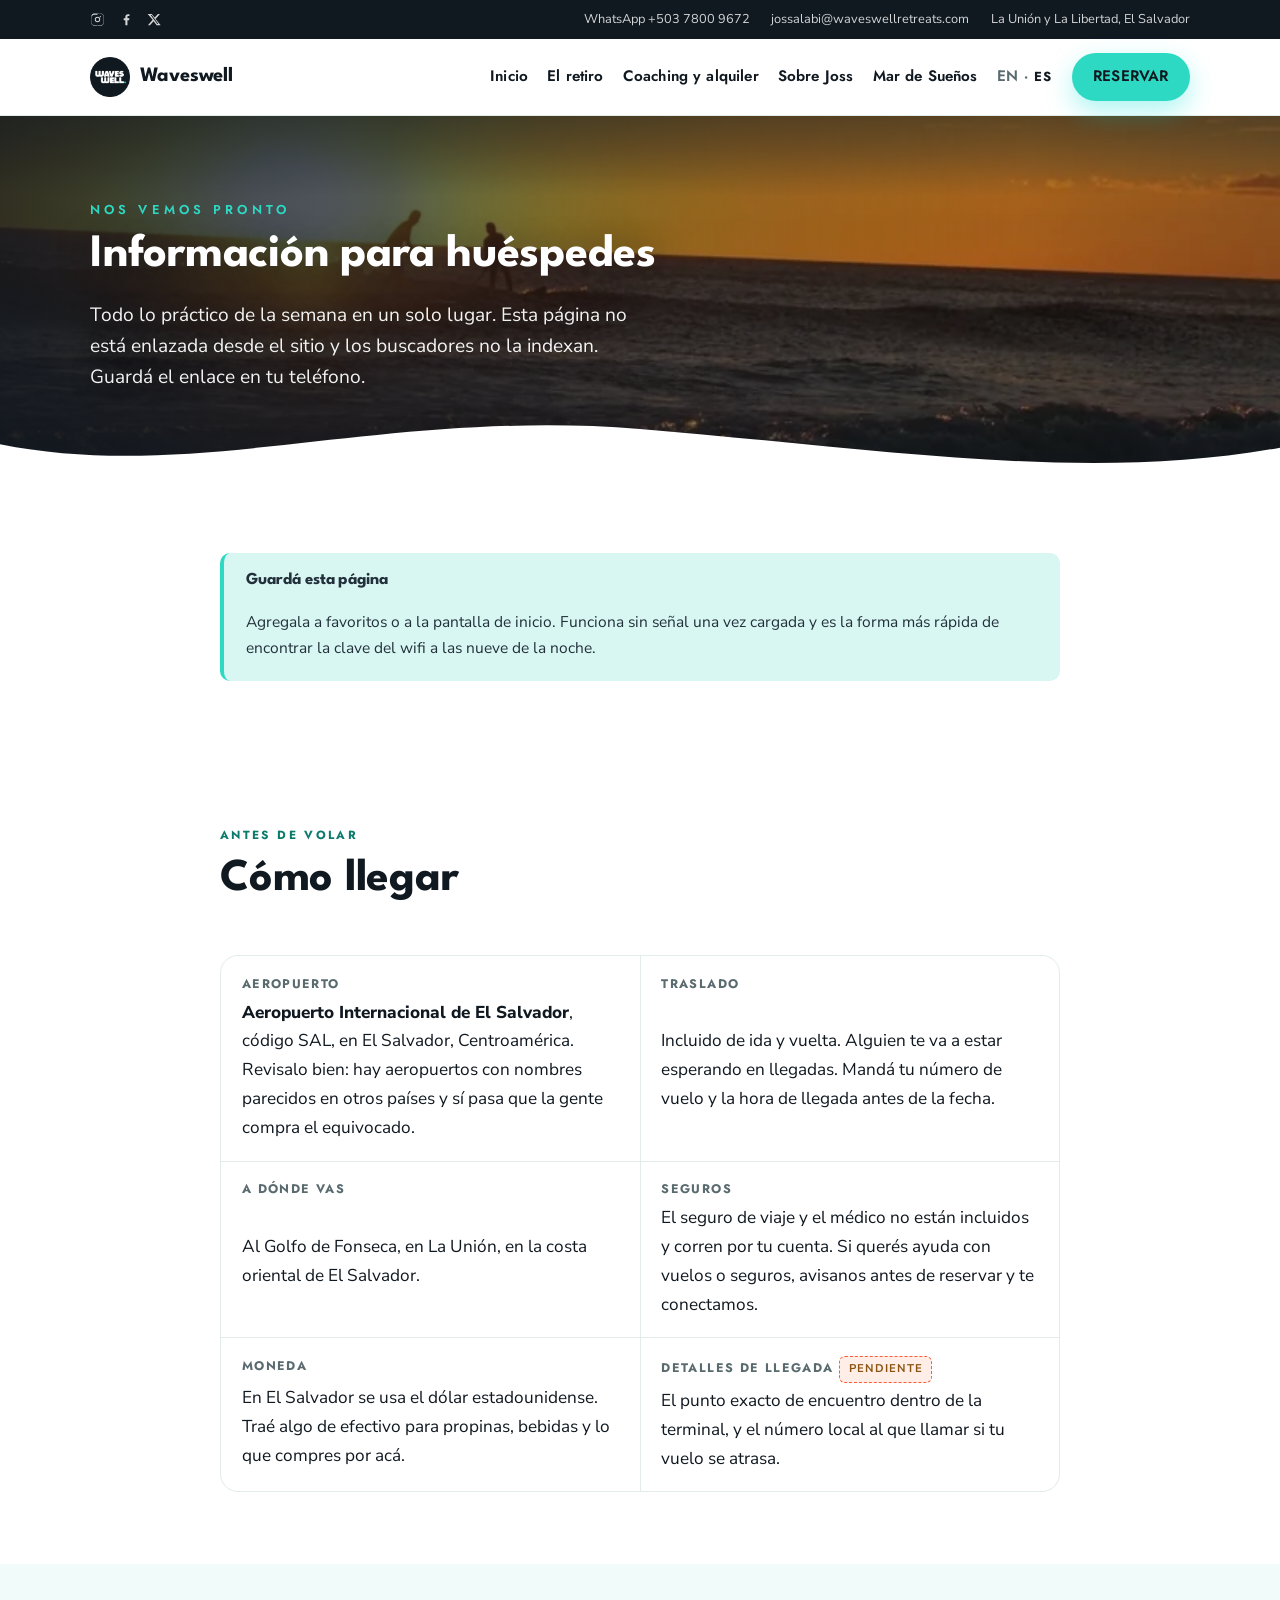
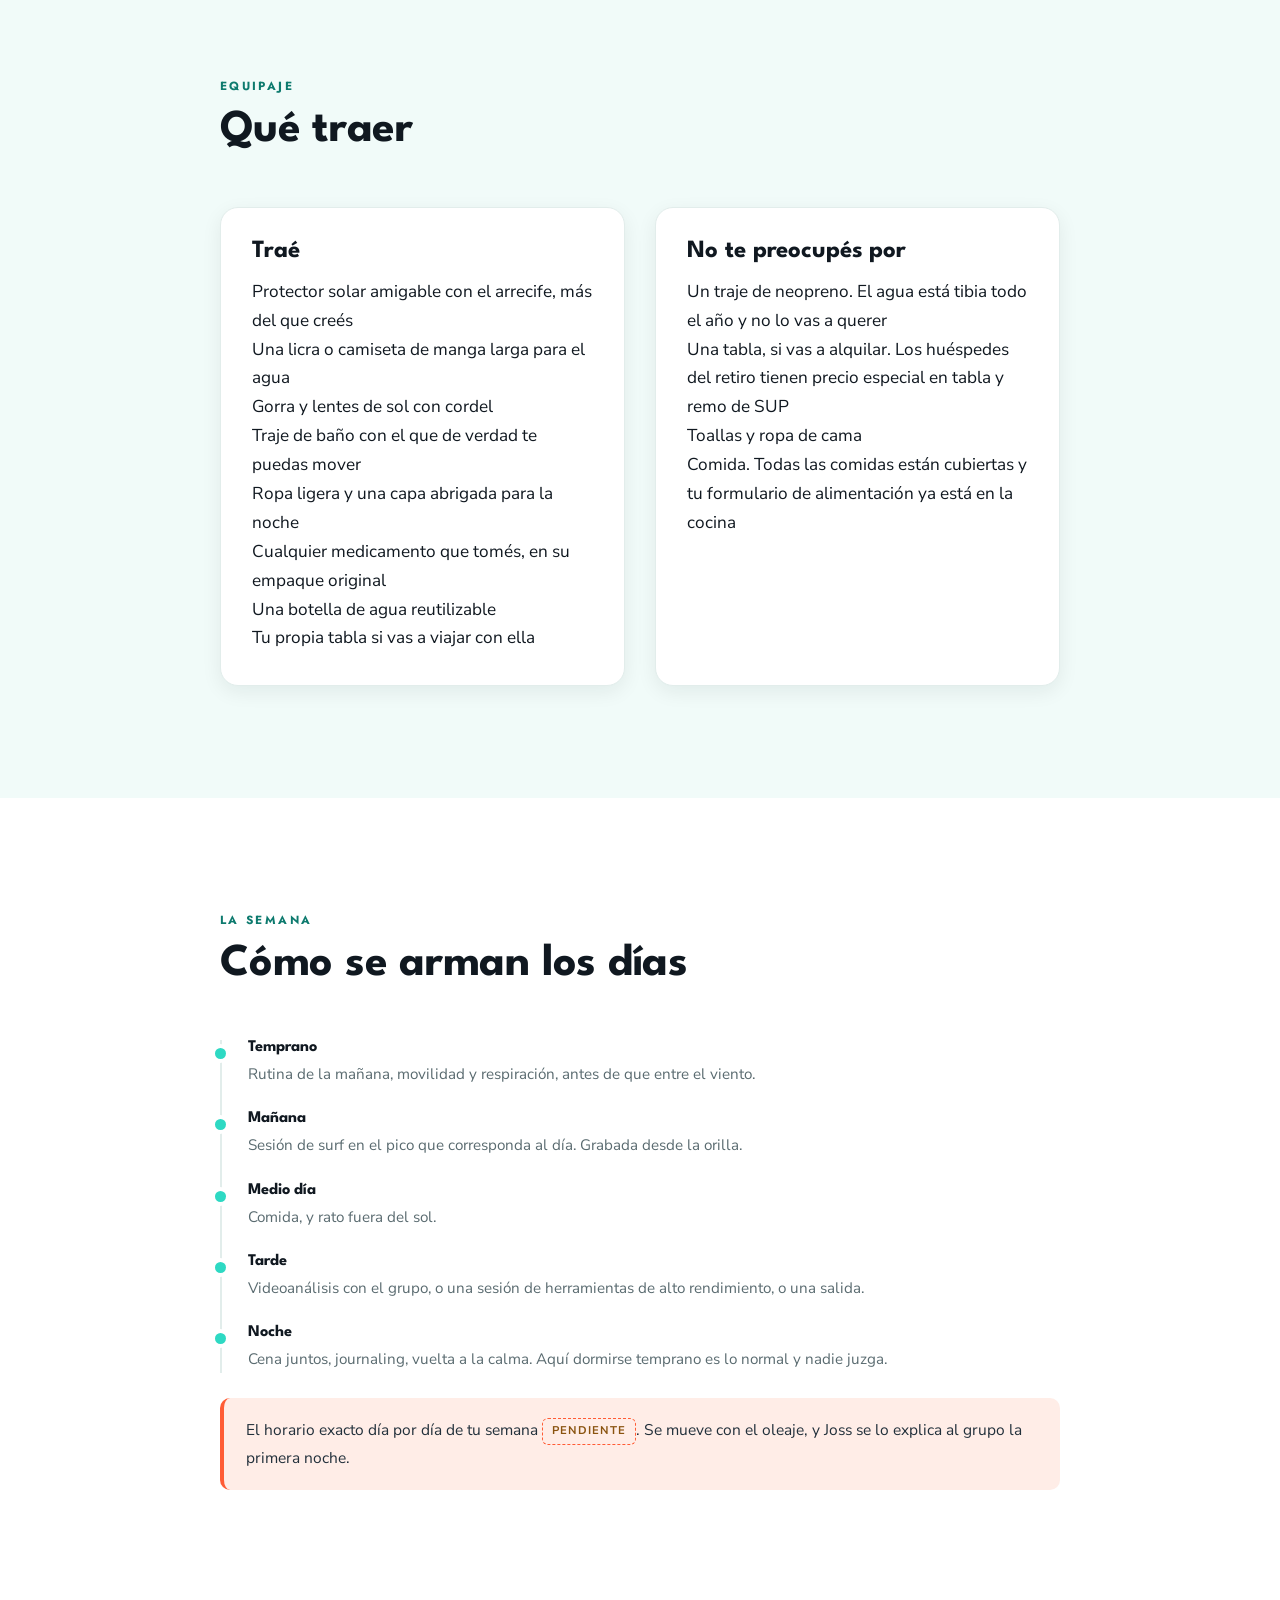
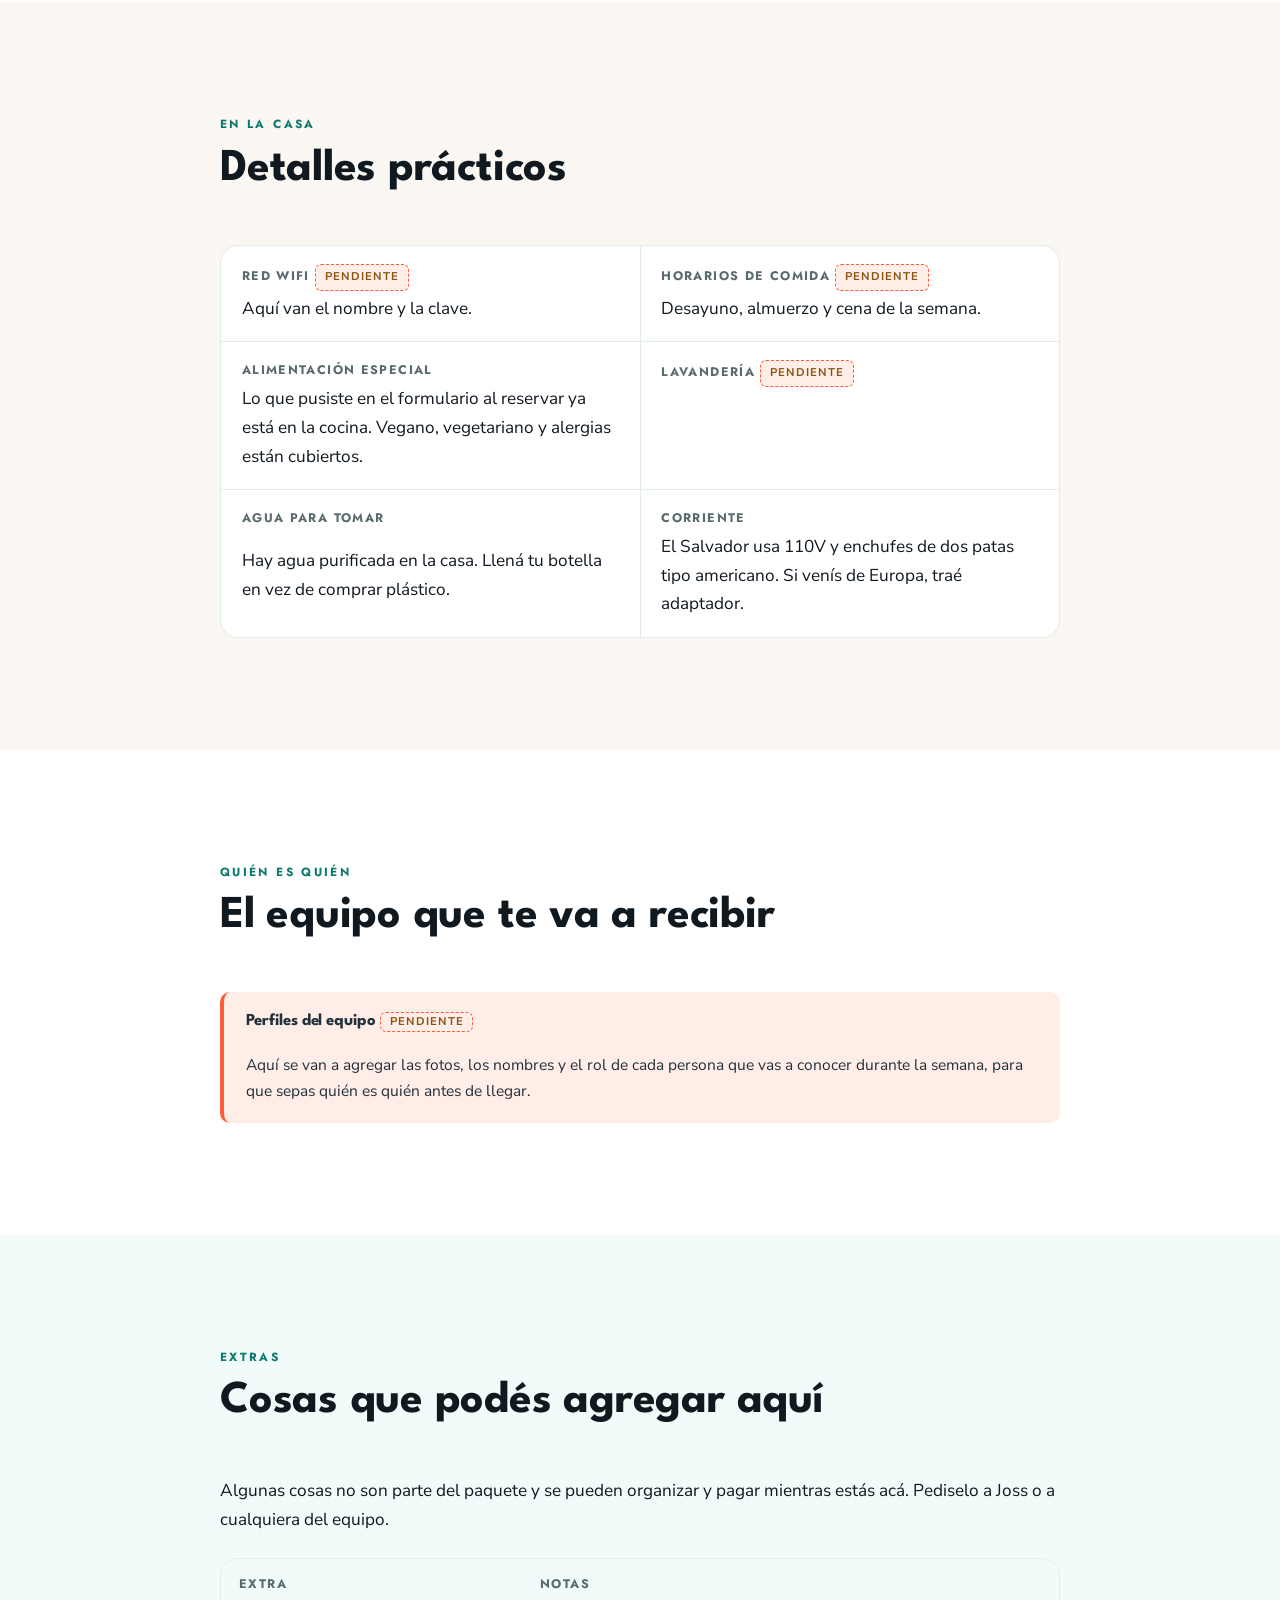
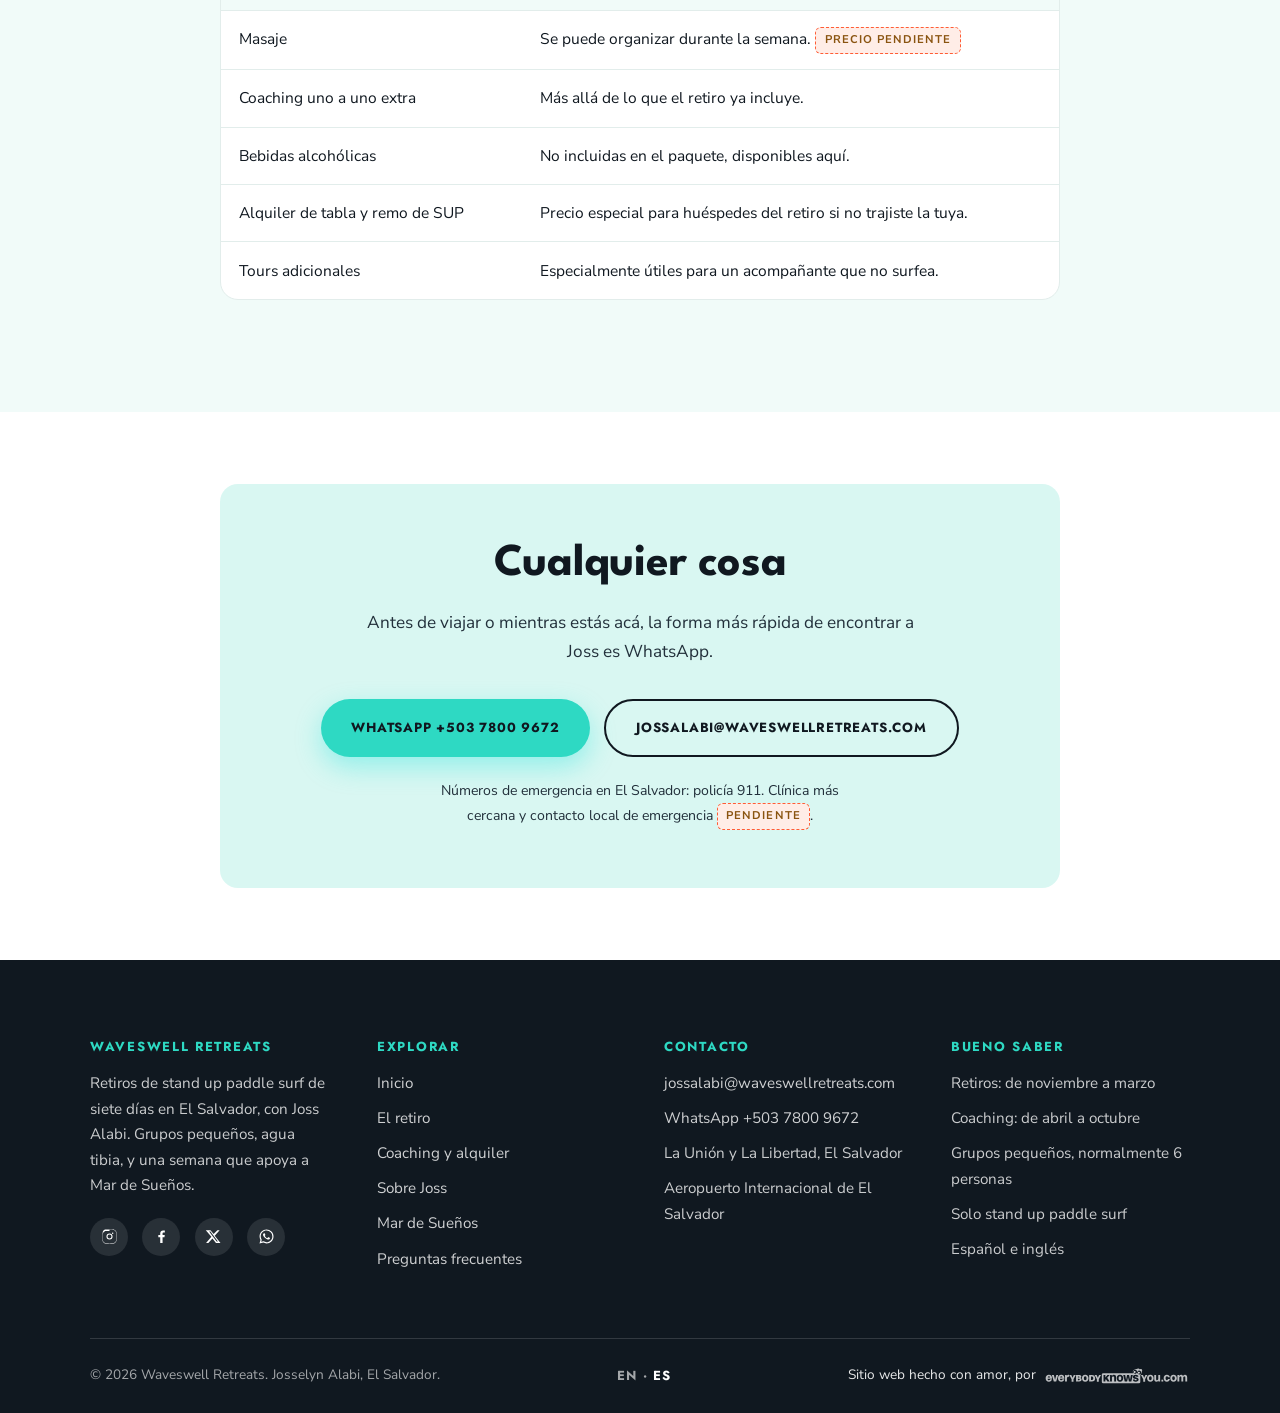
<file: es/guests.html>
<!DOCTYPE html>
<html lang="es">
<head>
<meta charset="UTF-8">
<meta name="viewport" content="width=device-width, initial-scale=1.0">

<title>Informaci&#243;n para hu&#233;spedes | Waveswell Retreats</title>
<meta name="description" content="Informaci&#243;n pr&#225;ctica para hu&#233;spedes de un retiro Waveswell: c&#243;mo llegar, qu&#233; traer, c&#243;mo se arma la semana y a qui&#233;n escribir.">
<meta name="keywords" content="">

<link rel="canonical" href="https://waveswellretreats.com/es/guests.html">

<meta property="og:title" content="Informaci&#243;n para hu&#233;spedes | Waveswell Retreats">
<meta property="og:description" content="Informaci&#243;n pr&#225;ctica para hu&#233;spedes de un retiro Waveswell: c&#243;mo llegar, qu&#233; traer, c&#243;mo se arma la semana y a qui&#233;n escribir.">
<meta property="og:type" content="website">
<meta property="og:url" content="https://waveswellretreats.com/es/guests.html">
<meta property="og:image" content="https://waveswellretreats.com/assets/images/social-share/social-share-waveswell-retreats-waveswellretreats.com.jpg">
<meta property="og:image:width" content="1200">
<meta property="og:image:height" content="630">
<meta property="og:site_name" content="Waveswell Retreats">
<meta property="og:locale" content="es_SV">
<meta name="twitter:card" content="summary_large_image">
<meta name="twitter:site" content="@JossAlabi">
<meta name="twitter:title" content="Informaci&#243;n para hu&#233;spedes | Waveswell Retreats">
<meta name="twitter:description" content="Informaci&#243;n pr&#225;ctica para hu&#233;spedes de un retiro Waveswell: c&#243;mo llegar, qu&#233; traer, c&#243;mo se arma la semana y a qui&#233;n escribir.">
<meta name="twitter:image" content="https://waveswellretreats.com/assets/images/social-share/social-share-waveswell-retreats-waveswellretreats.com.jpg">

<meta name="robots" content="noindex, nofollow">
<meta name="author" content="Josselyn Alabi">
<meta name="theme-color" content="#2ED9C3">
<meta name="geo.region" content="SV">
<meta name="geo.placename" content="La Uni&#243;n, El Salvador">
<meta http-equiv="content-language" content="es">

<link rel="icon" href="../favicon.ico" sizes="any">
<link rel="icon" type="image/png" sizes="32x32" href="../favicon-32x32.png">
<link rel="icon" type="image/png" sizes="16x16" href="../favicon-16x16.png">
<link rel="apple-touch-icon" sizes="180x180" href="../apple-touch-icon.png">
<link rel="manifest" href="../site.webmanifest">
<link rel="alternate" type="text/plain" title="llms.txt" href="https://waveswellretreats.com/llms.txt">
<link rel="preload" as="image" href="../assets/images/gallery/gallery-2-sunset-session-waveswellretreats.com.webp" type="image/webp">

<link rel="preconnect" href="https://fonts.googleapis.com">
<link rel="preconnect" href="https://fonts.gstatic.com" crossorigin>
<link rel="preload" as="style" href="https://fonts.googleapis.com/css2?family=Jost:wght@400;500;600&family=League+Spartan:wght@500;700;900&family=Nunito+Sans:ital,wght@0,400;0,600;0,800;1,400&display=swap">
<link rel="stylesheet" href="https://fonts.googleapis.com/css2?family=Jost:wght@400;500;600&family=League+Spartan:wght@500;700;900&family=Nunito+Sans:ital,wght@0,400;0,600;0,800;1,400&display=swap" media="print" onload="this.media='all'">
<noscript><link rel="stylesheet" href="https://fonts.googleapis.com/css2?family=Jost:wght@400;500;600&family=League+Spartan:wght@500;700;900&family=Nunito+Sans:ital,wght@0,400;0,600;0,800;1,400&display=swap"></noscript>

<link rel="stylesheet" href="../assets/css/tokens.css">
<link rel="stylesheet" href="../assets/css/styles.css">

</head>
<body>
<a class="skip" href="#main">Ir al contenido</a>

<div class="utility">
  <div class="wrap">
    <div class="utility__set utility__socials">
      <a href="https://www.instagram.com/jossalabi/" target="_blank" rel="noopener" aria-label="Instagram"><svg viewBox="0 0 24 24" aria-hidden="true"><path d="M12 2.2c3.2 0 3.6 0 4.9.07 1.2.05 1.8.25 2.2.42.6.22 1 .48 1.4.9.4.4.7.8.9 1.4.2.4.4 1 .4 2.2.1 1.3.1 1.7.1 4.9s0 3.6-.1 4.9c0 1.2-.2 1.8-.4 2.2-.2.6-.5 1-.9 1.4-.4.4-.8.7-1.4.9-.4.2-1 .4-2.2.4-1.3.1-1.7.1-4.9.1s-3.6 0-4.9-.1c-1.2 0-1.8-.2-2.2-.4-.6-.2-1-.5-1.4-.9-.4-.4-.7-.8-.9-1.4-.2-.4-.4-1-.4-2.2C2.2 15.6 2.2 15.2 2.2 12s0-3.6.1-4.9c0-1.2.2-1.8.4-2.2.2-.6.5-1 .9-1.4.4-.4.8-.7 1.4-.9.4-.2 1-.4 2.2-.4C8.4 2.2 8.8 2.2 12 2.2m0 2.1c-3.1 0-3.5 0-4.7.07-1.1.05-1.7.24-2.1.4-.5.2-.9.44-1.3.84-.4.4-.64.8-.84 1.3-.16.4-.35 1-.4 2.1C2.6 8.5 2.6 8.9 2.6 12s0 3.5.06 4.7c.05 1.1.24 1.7.4 2.1.2.5.44.9.84 1.3.4.4.8.64 1.3.84.4.16 1 .35 2.1.4 1.2.06 1.6.06 4.7.06s3.5 0 4.7-.06c1.1-.05 1.7-.24 2.1-.4.5-.2.9-.44 1.3-.84.4-.4.64-.8.84-1.3.16-.4.35-1 .4-2.1.06-1.2.06-1.6.06-4.7s0-3.5-.06-4.7c-.05-1.1-.24-1.7-.4-2.1-.2-.5-.44-.9-.84-1.3-.4-.4-.8-.64-1.3-.84-.4-.16-1-.35-2.1-.4-1.2-.06-1.6-.06-4.7-.06Zm0 3.4a4.3 4.3 0 1 1 0 8.6 4.3 4.3 0 0 1 0-8.6Zm0 7.1a2.8 2.8 0 1 0 0-5.6 2.8 2.8 0 0 0 0 5.6Zm5.5-7.3a1 1 0 1 1-2 0 1 1 0 0 1 2 0Z"/></svg></a>
      <a href="https://www.facebook.com/JossAlabi/" target="_blank" rel="noopener" aria-label="Facebook"><svg viewBox="0 0 24 24" aria-hidden="true"><path d="M13.5 21v-8h2.7l.4-3.1h-3.1V7.9c0-.9.25-1.5 1.55-1.5H16.7V3.6c-.3 0-1.3-.13-2.45-.13-2.4 0-4.05 1.47-4.05 4.18V9.9H7.5V13h2.7v8h3.3Z"/></svg></a>
      <a href="https://twitter.com/JossAlabi" target="_blank" rel="noopener" aria-label="X"><svg viewBox="0 0 24 24" aria-hidden="true"><path d="M17.5 3h3.2l-7 8 8.2 10h-6.4l-5-6.1L4.7 21H1.5l7.5-8.6L1.1 3h6.6l4.5 5.6L17.5 3Zm-1.1 16h1.8L7.7 4.8H5.8L16.4 19Z"/></svg></a>
    </div>
    <div class="utility__set">
      <a href="https://wa.me/50378009672" target="_blank" rel="noopener">WhatsApp +503 7800 9672</a>
      <a href="mailto:jossalabi@waveswellretreats.com">jossalabi@waveswellretreats.com</a>
      <span>La Uni&#243;n y La Libertad, El Salvador</span>
    </div>
  </div>
</div>

<header class="site-header">
  <div class="wrap">
    <a class="brand" href="index.html">
      <img src="../assets/images/logos/logo-waveswell-retreats-waveswellretreats.com.png" alt="Waveswell Retreats" width="40" height="40" style="height:40px;width:40px">
      <span>Waveswell</span>
    </a>
    <button class="nav-toggle" aria-label="Abrir men&#250;" aria-expanded="false" aria-controls="mainnav"><span></span><span></span><span></span></button>
    <nav class="nav" id="mainnav" aria-label="Principal">
      <a href="index.html">Inicio</a>
      <a href="retreat.html">El retiro</a>
      <a href="coaching.html">Coaching y alquiler</a>
      <a href="about.html">Sobre Joss</a>
      <a href="mar-de-suenos.html">Mar de Sue&#241;os</a>
      <div class="lang"><a href="../guests.html" hreflang="en">EN</a> &middot; <span class="active">ES</span></div>
      <a class="btn btn--primary btn--sm" href="retreat.html#dates">Reservar</a>
    </nav>
  </div>
</header>

<main id="main">

<section class="hero hero--page" style="min-height:clamp(320px,40vh,440px)">
  <div class="hero__media">
    <img src="../assets/images/gallery/gallery-2-sunset-session-waveswellretreats.com.webp" alt="Surfistas de paddle en el agua al atardecer en El Salvador" fetchpriority="high" width="800" height="800">
  </div>
  <div class="wrap">
    <div class="hero__inner">
      <span class="script">Nos vemos pronto</span>
      <h1>Informaci&#243;n para hu&#233;spedes</h1>
      <p class="hero__sub">Todo lo pr&#225;ctico de la semana en un solo lugar. Esta p&#225;gina no est&#225; enlazada desde el sitio y los buscadores no la indexan. Guard&#225; el enlace en tu tel&#233;fono.</p>
    </div>
  </div>
  <div class="hero__wave"><svg viewBox="0 0 1440 90" preserveAspectRatio="none" aria-hidden="true"><path d="M0,46 C220,92 430,4 720,28 C980,50 1220,92 1440,50 L1440,90 L0,90 Z"></path></svg></div>
</section>

<section class="band band--tight">
  <div class="wrap narrow">
    <div class="notice reveal">
      <h3>Guard&#225; esta p&#225;gina</h3>
      <p>Agregala a favoritos o a la pantalla de inicio. Funciona sin se&#241;al una vez cargada y es la forma m&#225;s r&#225;pida de encontrar la clave del wifi a las nueve de la noche.</p>
    </div>
  </div>
</section>

<section class="band band--tight">
  <div class="wrap narrow">
    <div class="head reveal"><span class="eyebrow">Antes de volar</span><h2>C&#243;mo llegar</h2></div>
    <dl class="facts reveal">
      <div><dt>Aeropuerto</dt><dd><strong>Aeropuerto Internacional de El Salvador</strong>, c&#243;digo SAL, en El Salvador, Centroam&#233;rica. Revisalo bien: hay aeropuertos con nombres parecidos en otros pa&#237;ses y s&#237; pasa que la gente compra el equivocado.</dd></div>
      <div><dt>Traslado</dt><dd>Incluido de ida y vuelta. Alguien te va a estar esperando en llegadas. Mand&#225; tu n&#250;mero de vuelo y la hora de llegada antes de la fecha.</dd></div>
      <div><dt>A d&#243;nde vas</dt><dd>Al Golfo de Fonseca, en La Uni&#243;n, en la costa oriental de El Salvador.</dd></div>
      <div><dt>Seguros</dt><dd>El seguro de viaje y el m&#233;dico no est&#225;n incluidos y corren por tu cuenta. Si quer&#233;s ayuda con vuelos o seguros, avisanos antes de reservar y te conectamos.</dd></div>
      <div><dt>Moneda</dt><dd>En El Salvador se usa el d&#243;lar estadounidense. Tra&#233; algo de efectivo para propinas, bebidas y lo que compres por ac&#225;.</dd></div>
      <div><dt>Detalles de llegada <span class="pending">pendiente</span></dt><dd>El punto exacto de encuentro dentro de la terminal, y el n&#250;mero local al que llamar si tu vuelo se atrasa.</dd></div>
    </dl>
  </div>
</section>

<section class="band band--surface">
  <div class="wrap narrow">
    <div class="head reveal"><span class="eyebrow">Equipaje</span><h2>Qu&#233; traer</h2></div>
    <div class="grid grid--2">
      <div class="value reveal">
        <h3>Tra&#233;</h3>
        <ul style="margin-top:.8rem">
          <li>Protector solar amigable con el arrecife, m&#225;s del que cre&#233;s</li>
          <li>Una licra o camiseta de manga larga para el agua</li>
          <li>Gorra y lentes de sol con cordel</li>
          <li>Traje de ba&#241;o con el que de verdad te puedas mover</li>
          <li>Ropa ligera y una capa abrigada para la noche</li>
          <li>Cualquier medicamento que tom&#233;s, en su empaque original</li>
          <li>Una botella de agua reutilizable</li>
          <li>Tu propia tabla si vas a viajar con ella</li>
        </ul>
      </div>
      <div class="value reveal">
        <h3>No te preocup&#233;s por</h3>
        <ul style="margin-top:.8rem">
          <li>Un traje de neopreno. El agua est&#225; tibia todo el a&#241;o y no lo vas a querer</li>
          <li>Una tabla, si vas a alquilar. Los hu&#233;spedes del retiro tienen precio especial en tabla y remo de SUP</li>
          <li>Toallas y ropa de cama</li>
          <li>Comida. Todas las comidas est&#225;n cubiertas y tu formulario de alimentaci&#243;n ya est&#225; en la cocina</li>
        </ul>
      </div>
    </div>
  </div>
</section>

<section class="band">
  <div class="wrap narrow">
    <div class="head reveal"><span class="eyebrow">La semana</span><h2>C&#243;mo se arman los d&#237;as</h2></div>
    <div class="reveal">
      <ul class="rhythm">
        <li><h4>Temprano</h4><p>Rutina de la ma&#241;ana, movilidad y respiraci&#243;n, antes de que entre el viento.</p></li>
        <li><h4>Ma&#241;ana</h4><p>Sesi&#243;n de surf en el pico que corresponda al d&#237;a. Grabada desde la orilla.</p></li>
        <li><h4>Medio d&#237;a</h4><p>Comida, y rato fuera del sol.</p></li>
        <li><h4>Tarde</h4><p>Videoan&#225;lisis con el grupo, o una sesi&#243;n de herramientas de alto rendimiento, o una salida.</p></li>
        <li><h4>Noche</h4><p>Cena juntos, journaling, vuelta a la calma. Aqu&#237; dormirse temprano es lo normal y nadie juzga.</p></li>
      </ul>
      <div class="notice notice--warn" style="margin-top:1.6rem">
        <p>El horario exacto d&#237;a por d&#237;a de tu semana <span class="pending">pendiente</span>. Se mueve con el oleaje, y Joss se lo explica al grupo la primera noche.</p>
      </div>
    </div>
  </div>
</section>

<section class="band band--sand">
  <div class="wrap narrow">
    <div class="head reveal"><span class="eyebrow">En la casa</span><h2>Detalles pr&#225;cticos</h2></div>
    <dl class="facts reveal">
      <div><dt>Red wifi <span class="pending">pendiente</span></dt><dd>Aqu&#237; van el nombre y la clave.</dd></div>
      <div><dt>Horarios de comida <span class="pending">pendiente</span></dt><dd>Desayuno, almuerzo y cena de la semana.</dd></div>
      <div><dt>Alimentaci&#243;n especial</dt><dd>Lo que pusiste en el formulario al reservar ya est&#225; en la cocina. Vegano, vegetariano y alergias est&#225;n cubiertos.</dd></div>
      <div><dt>Lavander&#237;a <span class="pending">pendiente</span></dt><dd></dd></div>
      <div><dt>Agua para tomar</dt><dd>Hay agua purificada en la casa. Llen&#225; tu botella en vez de comprar pl&#225;stico.</dd></div>
      <div><dt>Corriente</dt><dd>El Salvador usa 110V y enchufes de dos patas tipo americano. Si ven&#237;s de Europa, tra&#233; adaptador.</dd></div>
    </dl>
  </div>
</section>

<section class="band">
  <div class="wrap narrow">
    <div class="head reveal"><span class="eyebrow">Qui&#233;n es qui&#233;n</span><h2>El equipo que te va a recibir</h2></div>
    <div class="notice notice--warn reveal">
      <h3>Perfiles del equipo <span class="pending">pendiente</span></h3>
      <p>Aqu&#237; se van a agregar las fotos, los nombres y el rol de cada persona que vas a conocer durante la semana, para que sepas qui&#233;n es qui&#233;n antes de llegar.</p>
    </div>
  </div>
</section>

<section class="band band--surface">
  <div class="wrap narrow">
    <div class="head reveal"><span class="eyebrow">Extras</span><h2>Cosas que pod&#233;s agregar aqu&#237;</h2></div>
    <p class="reveal">Algunas cosas no son parte del paquete y se pueden organizar y pagar mientras est&#225;s ac&#225;. Pediselo a Joss o a cualquiera del equipo.</p>
    <div class="tablewrap reveal" style="margin-top:1.4rem">
      <table class="data">
        <thead><tr><th>Extra</th><th>Notas</th></tr></thead>
        <tbody>
          <tr><td>Masaje</td><td>Se puede organizar durante la semana. <span class="pending">precio pendiente</span></td></tr>
          <tr><td>Coaching uno a uno extra</td><td>M&#225;s all&#225; de lo que el retiro ya incluye.</td></tr>
          <tr><td>Bebidas alcoh&#243;licas</td><td>No incluidas en el paquete, disponibles aqu&#237;.</td></tr>
          <tr><td>Alquiler de tabla y remo de SUP</td><td>Precio especial para hu&#233;spedes del retiro si no trajiste la tuya.</td></tr>
          <tr><td>Tours adicionales</td><td>Especialmente &#250;tiles para un acompa&#241;ante que no surfea.</td></tr>
        </tbody>
      </table>
    </div>
  </div>
</section>

<section class="band band--tight">
  <div class="wrap narrow">
    <div class="cta reveal">
      <h2>Cualquier cosa</h2>
      <p>Antes de viajar o mientras est&#225;s ac&#225;, la forma m&#225;s r&#225;pida de encontrar a Joss es WhatsApp.</p>
      <div class="btns center">
        <a class="btn btn--primary" href="https://wa.me/50378009672" target="_blank" rel="noopener">WhatsApp +503 7800 9672</a>
        <a class="btn btn--ghost" href="mailto:jossalabi@waveswellretreats.com">jossalabi@waveswellretreats.com</a>
      </div>
      <p class="muted" style="font-size:.88rem;margin-top:1.4rem">N&#250;meros de emergencia en El Salvador: polic&#237;a 911. Cl&#237;nica m&#225;s cercana y contacto local de emergencia <span class="pending">pendiente</span>.</p>
    </div>
  </div>
</section>

</main>

<footer class="site-footer">
  <div class="wrap">
    <div class="footer-grid">
      <div>
        <h4>Waveswell Retreats</h4>
        <p>Retiros de stand up paddle surf de siete d&#237;as en El Salvador, con Joss Alabi. Grupos peque&#241;os, agua tibia, y una semana que apoya a Mar de Sue&#241;os.</p>
        <div class="f-socials">
          <a href="https://www.instagram.com/jossalabi/" target="_blank" rel="noopener" aria-label="Instagram"><svg viewBox="0 0 24 24" aria-hidden="true"><path d="M12 2.2c3.2 0 3.6 0 4.9.07 1.2.05 1.8.25 2.2.42.6.22 1 .48 1.4.9.4.4.7.8.9 1.4.2.4.4 1 .4 2.2.1 1.3.1 1.7.1 4.9s0 3.6-.1 4.9c0 1.2-.2 1.8-.4 2.2-.2.6-.5 1-.9 1.4-.4.4-.8.7-1.4.9-.4.2-1 .4-2.2.4-1.3.1-1.7.1-4.9.1s-3.6 0-4.9-.1c-1.2 0-1.8-.2-2.2-.4-.6-.2-1-.5-1.4-.9-.4-.4-.7-.8-.9-1.4-.2-.4-.4-1-.4-2.2C2.2 15.6 2.2 15.2 2.2 12s0-3.6.1-4.9c0-1.2.2-1.8.4-2.2.2-.6.5-1 .9-1.4.4-.4.8-.7 1.4-.9.4-.2 1-.4 2.2-.4C8.4 2.2 8.8 2.2 12 2.2m0 2.1c-3.1 0-3.5 0-4.7.07-1.1.05-1.7.24-2.1.4-.5.2-.9.44-1.3.84-.4.4-.64.8-.84 1.3-.16.4-.35 1-.4 2.1C2.6 8.5 2.6 8.9 2.6 12s0 3.5.06 4.7c.05 1.1.24 1.7.4 2.1.2.5.44.9.84 1.3.4.4.8.64 1.3.84.4.16 1 .35 2.1.4 1.2.06 1.6.06 4.7.06s3.5 0 4.7-.06c1.1-.05 1.7-.24 2.1-.4.5-.2.9-.44 1.3-.84.4-.4.64-.8.84-1.3.16-.4.35-1 .4-2.1.06-1.2.06-1.6.06-4.7s0-3.5-.06-4.7c-.05-1.1-.24-1.7-.4-2.1-.2-.5-.44-.9-.84-1.3-.4-.4-.8-.64-1.3-.84-.4-.16-1-.35-2.1-.4-1.2-.06-1.6-.06-4.7-.06Zm0 3.4a4.3 4.3 0 1 1 0 8.6 4.3 4.3 0 0 1 0-8.6Zm0 7.1a2.8 2.8 0 1 0 0-5.6 2.8 2.8 0 0 0 0 5.6Zm5.5-7.3a1 1 0 1 1-2 0 1 1 0 0 1 2 0Z"/></svg></a>
          <a href="https://www.facebook.com/JossAlabi/" target="_blank" rel="noopener" aria-label="Facebook"><svg viewBox="0 0 24 24" aria-hidden="true"><path d="M13.5 21v-8h2.7l.4-3.1h-3.1V7.9c0-.9.25-1.5 1.55-1.5H16.7V3.6c-.3 0-1.3-.13-2.45-.13-2.4 0-4.05 1.47-4.05 4.18V9.9H7.5V13h2.7v8h3.3Z"/></svg></a>
          <a href="https://twitter.com/JossAlabi" target="_blank" rel="noopener" aria-label="X"><svg viewBox="0 0 24 24" aria-hidden="true"><path d="M17.5 3h3.2l-7 8 8.2 10h-6.4l-5-6.1L4.7 21H1.5l7.5-8.6L1.1 3h6.6l4.5 5.6L17.5 3Zm-1.1 16h1.8L7.7 4.8H5.8L16.4 19Z"/></svg></a>
          <a href="https://wa.me/50378009672" target="_blank" rel="noopener" aria-label="WhatsApp"><svg viewBox="0 0 24 24" aria-hidden="true"><path d="M12.04 2C6.6 2 2.2 6.4 2.2 11.85c0 1.74.46 3.44 1.32 4.94L2.1 22l5.34-1.4a9.8 9.8 0 0 0 4.6 1.17h.01c5.43 0 9.84-4.4 9.84-9.85 0-2.63-1.03-5.1-2.89-6.96A9.78 9.78 0 0 0 12.04 2Zm0 18.02h-.01a8.2 8.2 0 0 1-4.16-1.14l-.3-.18-3.1.81.83-3.02-.2-.31a8.13 8.13 0 0 1-1.25-4.33c0-4.51 3.68-8.18 8.2-8.18a8.13 8.13 0 0 1 5.78 2.4 8.1 8.1 0 0 1 2.4 5.79c0 4.51-3.68 8.16-8.19 8.16Zm4.5-6.11c-.25-.13-1.46-.72-1.68-.8-.23-.09-.39-.13-.55.12-.17.25-.64.8-.78.97-.14.16-.29.18-.53.06-.25-.13-1.04-.39-1.98-1.23-.73-.65-1.23-1.46-1.37-1.71-.14-.25-.02-.38.11-.5.11-.11.25-.29.37-.43.13-.15.17-.25.25-.41.09-.17.04-.31-.02-.44-.06-.12-.55-1.34-.76-1.83-.2-.48-.4-.41-.55-.42h-.47c-.16 0-.42.06-.64.31-.22.25-.84.82-.84 2s.86 2.32.98 2.48c.12.16 1.69 2.58 4.1 3.62.57.25 1.02.39 1.37.5.58.19 1.1.16 1.52.1.46-.07 1.46-.6 1.66-1.18.21-.58.21-1.07.14-1.18-.06-.11-.22-.17-.47-.29Z"/></svg></a>
        </div>
      </div>
      <div>
        <h4>Explorar</h4>
        <ul>
          <li><a href="index.html">Inicio</a></li>
          <li><a href="retreat.html">El retiro</a></li>
          <li><a href="coaching.html">Coaching y alquiler</a></li>
          <li><a href="about.html">Sobre Joss</a></li>
          <li><a href="mar-de-suenos.html">Mar de Sue&#241;os</a></li>
          <li><a href="retreat.html#faq">Preguntas frecuentes</a></li>
        </ul>
      </div>
      <div>
        <h4>Contacto</h4>
        <ul>
          <li><a href="mailto:jossalabi@waveswellretreats.com">jossalabi@waveswellretreats.com</a></li>
          <li><a href="https://wa.me/50378009672" target="_blank" rel="noopener">WhatsApp +503 7800 9672</a></li>
          <li>La Uni&#243;n y La Libertad, El Salvador</li>
          <li>Aeropuerto Internacional de El Salvador</li>
        </ul>
      </div>
      <div>
        <h4>Bueno saber</h4>
        <ul>
          <li>Retiros: de noviembre a marzo</li>
          <li>Coaching: de abril a octubre</li>
          <li>Grupos peque&#241;os, normalmente 6 personas</li>
          <li>Solo stand up paddle surf</li>
          <li>Espa&#241;ol e ingl&#233;s</li>
        </ul>
      </div>
    </div>
    <div class="footer-bottom">
      <span>&copy; 2026 Waveswell Retreats. Josselyn Alabi, El Salvador.</span>
      <div class="lang"><a href="../guests.html" hreflang="en">EN</a> &middot; <span class="active">ES</span></div>
      <a class="eky-credit" href="https://everybodyknowsyou.com" target="_blank" rel="noopener" aria-label="everybodyknowsyou.com">
        <span class="eky-credit__text">Sitio web hecho con amor, por</span>
        <svg role="img" aria-label="everybodyknowsyou.com" id="Layer_1" data-name="Layer 1" xmlns="http://www.w3.org/2000/svg" viewBox="0 0 1296.95 160.34">
  <defs>
    <style>
            .cls-1 { fill: var(--eky-bg, #ffffff); }
      .cls-2 { fill: var(--eky-fg, currentColor); }
    </style>
  </defs>
  <g>
    <g>
      <g>
        <rect class="cls-2" x="515.16" y="55.21" width="342.62" height="90.52" rx="12" ry="12"/>
        <path class="cls-1" d="M530.13,71.12h16.6v15.46l-.24,6.96h.32l3.32-4.61,15.14-17.81h19.83l-22.02,25.02,22.18,33.68h-19.92l-13.76-20.73-4.86,5.34v15.38h-16.6v-58.69Z"/>
        <path class="cls-1" d="M604.13,71.12v8.01h.32c4.53-6.23,10.53-9.23,18.54-9.23,12.47,0,18.94,7.29,18.94,22.02v37.89h-16.6v-35.3c0-7.69-2.75-10.85-8.58-10.85-7.21,0-11.82,4.7-11.82,12.14v34h-16.6v-58.69h15.79Z"/>
        <path class="cls-1" d="M647.37,100.43c0-17.57,11.09-30.52,29.31-30.52s29.31,12.95,29.31,30.52-11.09,30.6-29.31,30.6-29.31-13.03-29.31-30.6ZM688.66,100.43c0-9.8-3.81-17.16-11.98-17.16s-11.98,7.37-11.98,17.16,3.81,17.24,11.98,17.24,11.98-7.45,11.98-17.24Z"/>
        <path class="cls-1" d="M705.66,71.12h17.57l6.64,35.62c.41,2.02.73,4.86,1.14,6.88h.32l1.21-6.88,6.88-35.62h18.54l7.45,35.62,1.29,6.88h.32l1.05-6.88,5.99-35.62h17.24l-13.28,58.69h-21.53l-6.64-32.38-1.29-6.88h-.32l-1.21,6.88-6.56,32.38h-21.45l-13.36-58.69Z"/>
        <path class="cls-1" d="M791.81,110.79l17-.08c.57,4.78,3.72,7.53,9.31,7.53,4.61,0,7.85-1.7,7.85-5.26,0-2.67-1.78-4.37-5.59-5.26l-14.09-3.24c-8.98-2.02-13.84-7.77-13.84-16.27,0-11.5,8.99-18.3,24.69-18.3,14.65,0,23.56,6.96,23.8,18.05h-17c-.49-3.32-2.67-5.67-7.69-5.67-4.37,0-7.21,1.54-7.21,4.61,0,2.43,1.7,3.81,5.59,4.7l14.09,3.24c9.23,2.1,14.09,8.18,14.09,16.84,0,12.71-10.28,19.35-24.77,19.35-16.19,0-25.99-7.77-26.23-20.24Z"/>
      </g>
      <g>
        <path class="cls-2" d="M918.06,100.39c0-17.57,11.09-30.52,29.31-30.52s29.31,12.95,29.31,30.52-11.09,30.6-29.31,30.6-29.31-13.03-29.31-30.6ZM959.34,100.39c0-9.8-3.81-17.16-11.98-17.16s-11.98,7.37-11.98,17.16,3.81,17.24,11.98,17.24,11.98-7.45,11.98-17.24Z"/>
        <path class="cls-2" d="M1018.85,129.78v-7.85h-.32c-4.61,6.15-10.52,9.07-17.89,9.07-11.98,0-18.46-7.29-18.46-21.94v-37.97h16.6v35.38c0,7.69,2.83,10.77,8.18,10.77,6.56,0,11.09-4.61,11.09-12.63v-33.52h16.6v58.69h-15.79Z"/>
        <path class="cls-2" d="M884.01,109.52l-20.4-38.4h17.84l8.26,17.75c.99,2.06,1.9,4.96,2.89,7.02h.33c.91-2.06,1.82-4.96,2.72-7.02l7.85-17.75h17.51l-20.07,38.57v21.31h-16.93v-21.47Z"/>
      </g>
      <g>
        <path class="cls-2" d="M14.66,100.39c0-17.97,10.85-30.52,29.55-30.52s28.01,12.47,27.36,34.41h-39.35c.89,8.91,4.53,14.01,11.66,14.01,5.67,0,9.31-3,10.44-8.5h16.76c-2.19,13.28-12.31,21.21-26.88,21.21-18.7,0-29.55-12.63-29.55-30.6ZM54.58,92.54c-1.05-6.56-4.78-9.96-10.36-9.96s-9.8,3.64-11.42,9.96h21.78Z"/>
        <path class="cls-2" d="M69.8,71.09h17.49l9.47,35.62c.57,2.02,1.05,4.86,1.62,6.88h.32l1.54-6.88,8.99-35.62h17.16l-17.81,58.69h-21.13l-17.65-58.69Z"/>
        <path class="cls-2" d="M124.69,100.39c0-17.97,10.85-30.52,29.55-30.52s28.01,12.47,27.36,34.41h-39.35c.89,8.91,4.53,14.01,11.66,14.01,5.67,0,9.31-3,10.44-8.5h16.76c-2.19,13.28-12.31,21.21-26.88,21.21-18.7,0-29.55-12.63-29.55-30.6ZM164.61,92.54c-1.05-6.56-4.78-9.96-10.36-9.96s-9.8,3.64-11.42,9.96h21.78Z"/>
        <path class="cls-2" d="M187.44,71.09h15.46v9.47h.32c3.64-7.37,8.74-10.69,15.71-10.69,1.86,0,3.56.24,5.1.81v15.79h-.32c-1.7-.49-3.24-.73-5.18-.73-9.15,0-14.49,5.42-14.49,16.11v27.93h-16.6v-58.69Z"/>
        <path class="cls-2" d="M285.57,71.09h26.15c13.52,0,20.97,5.42,20.97,14.82,0,6.15-3.08,10.36-9.96,12.39v.32c8.02,1.46,12.23,6.23,12.23,13.84,0,10.52-8.42,17.33-21.7,17.33h-27.69v-58.69ZM316.66,88.82c0-3.64-2.02-5.18-6.56-5.18h-7.93v10.77h7.93c4.37,0,6.56-1.86,6.56-5.59ZM318.6,111.24c0-3.81-2.27-5.99-6.88-5.99h-9.55v11.98h9.63c4.45,0,6.8-2.19,6.8-5.99Z"/>
        <path class="cls-2" d="M337.95,100.39c0-17.57,11.09-30.52,29.31-30.52s29.31,12.95,29.31,30.52-11.09,30.6-29.31,30.6-29.31-13.03-29.31-30.6ZM379.24,100.39c0-9.8-3.8-17.16-11.98-17.16s-11.98,7.37-11.98,17.16,3.8,17.24,11.98,17.24,11.98-7.45,11.98-17.24Z"/>
        <path class="cls-2" d="M402.08,71.09h24.13c18.62,0,29.63,10.36,29.63,29.31s-11.01,29.39-29.63,29.39h-24.13v-58.69ZM438.99,100.39c0-10.77-5.83-16.19-13.36-16.19h-6.96v32.46h6.96c7.53,0,13.36-5.51,13.36-16.27Z"/>
        <path class="cls-2" d="M471.04,109.52l-20.4-38.4h17.84l8.26,17.75c.99,2.06,1.9,4.96,2.89,7.02h.33c.91-2.06,1.82-4.96,2.72-7.02l7.85-17.75h17.51l-20.07,38.57v21.31h-16.93v-21.47Z"/>
        <path class="cls-2" d="M245.89,109.52l-20.4-38.4h17.84l8.26,17.75c.99,2.06,1.9,4.96,2.89,7.02h.33c.91-2.06,1.82-4.96,2.72-7.02l7.85-17.75h17.51l-20.07,38.57v21.31h-16.93v-21.47Z"/>
      </g>
    </g>
    <g>
      <g>
        <path class="cls-2" d="M837.89,14.05c5.42-1.65,11.14.47,13.85,5.48.39.72,1.1,1.2,1.88,1.34.7.12,1.52-.2,2.16-.74,4.05-3.38,9.74-3.68,14.06-.7,4.24,2.92,5.92,8.22,4.35,13.25l-6.96,22.26c-2.45,8.46-9.67,14.45-18.27,15.02-8.94.6-17.2-4.68-20.36-13.03-.17-.45-.5-.62-.88-.67s-.66.09-.98.46c-5.78,6.49-15.01,8.59-23.07,5.2-7.59-3.19-12.57-10.83-12.37-19.15.21-8.44,5.67-16.24,13.97-18.77l32.61-9.94ZM844.69,65.73c8.85,1.59,17.31-4.28,18.9-13.13,1.59-8.85-4.28-17.31-13.13-18.9-8.85-1.59-17.31,4.28-18.9,13.13s4.28,17.31,13.13,18.9ZM808.72,59.25c8.85,1.59,17.31-4.28,18.9-13.13,1.59-8.85-4.28-17.31-13.13-18.9-8.85-1.59-17.31,4.28-18.9,13.13-1.59,8.85,4.28,17.31,13.13,18.9Z"/>
        <g>
          <path class="cls-1" d="M850.46,33.7c8.85,1.59,14.72,10.06,13.13,18.9-1.59,8.85-10.06,14.72-18.9,13.13-8.85-1.59-14.72-10.06-13.13-18.9s10.06-14.72,18.9-13.13Z"/>
          <path class="cls-1" d="M814.49,27.22c8.85,1.59,14.72,10.06,13.13,18.9-1.59,8.85-10.06,14.72-18.9,13.13-8.85-1.59-14.72-10.06-13.13-18.9,1.59-8.85,10.06-14.72,18.9-13.13Z"/>
        </g>
      </g>
      <g>
        <g>
          <path class="cls-2" d="M847.57,56.91c-.06-.86-.28-1.56-.42-2.47.64.65,1.19,1.16,1.91,1.66,1.12.79,2.71.42,3.44-.7.73-1.11.45-2.64-.68-3.44-.71-.5-1.52-.66-2.4-1.05,1.54-.53,3.13-1,3.41-2.57.17-.93-.14-1.9-.84-2.43-1.03-.79-2.26-.75-3.22.02-.58.46-1.06.91-1.67,1.49.18-.89.4-1.63.45-2.5.09-1.44-1.09-2.58-2.46-2.58s-2.55,1.17-2.48,2.62c.04.85.33,1.53.43,2.46-.47-.54-.95-.89-1.43-1.33-1.13-1.04-2.8-.99-3.77.19-.91,1.1-.66,2.87.58,3.67.72.46,1.49.65,2.34.99-.88.38-1.73.56-2.45,1.09-1.21.89-1.32,2.65-.36,3.69,1.04,1.12,2.62,1.06,3.73.03l1.46-1.34c-.23.92-.51,1.75-.51,2.68,0,1.41,1.2,2.5,2.56,2.45s2.46-1.22,2.37-2.6Z"/>
          <path class="cls-2" d="M847.57,56.91c.09,1.38-1.03,2.55-2.37,2.6s-2.56-1.05-2.56-2.45c0-.94.27-1.76.51-2.68l-1.46,1.34c-1.12,1.03-2.7,1.09-3.73-.03-.96-1.04-.84-2.8.36-3.69.71-.53,1.56-.71,2.45-1.09-.85-.34-1.62-.53-2.34-.99-1.24-.79-1.49-2.57-.58-3.67.97-1.17,2.64-1.23,3.77-.19.48.45.96.79,1.43,1.33-.1-.93-.38-1.61-.43-2.46-.07-1.44,1.07-2.62,2.48-2.62s2.55,1.14,2.46,2.58c-.05.87-.27,1.6-.45,2.5.61-.58,1.09-1.03,1.67-1.49.96-.77,2.19-.81,3.22-.02.7.54,1,1.5.84,2.43-.28,1.57-1.87,2.04-3.41,2.57.88.39,1.69.54,2.4,1.05,1.13.8,1.41,2.33.68,3.44-.73,1.11-2.32,1.48-3.44.7-.72-.5-1.27-1.01-1.91-1.66.14.92.37,1.62.42,2.47Z"/>
        </g>
        <g>
          <path class="cls-2" d="M810.13,50.42c.09-1.04-.23-1.92-.46-2.9.76.65,1.37,1.38,2.24,1.82,1.23.63,2.73.08,3.32-1.08s.21-2.6-.95-3.29c-.73-.43-1.51-.63-2.28-.94.71-.21,1.29-.46,1.92-.73,1.42-.61,1.98-2.23,1.25-3.55s-2.48-1.69-3.67-.79c-.67.5-1.22,1.01-1.84,1.61.23-1.08.58-2.02.43-3.07-.18-1.23-1.33-2.03-2.49-2.01s-2.27.88-2.4,2.1c-.11,1.04.22,1.91.45,2.98-.52-.57-1.04-.93-1.58-1.42-1.11-1-2.86-.89-3.77.32s-.53,2.95.79,3.67c.74.41,1.47.63,2.23.89-.85.33-1.63.52-2.35.98-1.23.78-1.49,2.47-.66,3.57s2.46,1.35,3.58.48c.64-.49,1.17-.96,1.77-1.57-.22,1.07-.56,1.95-.45,2.98.14,1.28,1.29,2.13,2.5,2.11s2.29-.84,2.41-2.17Z"/>
          <path class="cls-2" d="M810.13,50.42c-.12,1.32-1.24,2.14-2.41,2.17s-2.36-.83-2.5-2.11c-.11-1.03.23-1.91.45-2.98-.6.61-1.13,1.08-1.77,1.57-1.12.87-2.73.66-3.58-.48s-.57-2.79.66-3.57c.72-.46,1.5-.64,2.35-.98-.77-.26-1.49-.48-2.23-.89-1.32-.73-1.68-2.5-.79-3.67s2.66-1.32,3.77-.32c.54.49,1.06.85,1.58,1.42-.23-1.07-.56-1.94-.45-2.98.13-1.22,1.24-2.08,2.4-2.1s2.31.78,2.49,2.01c.15,1.05-.2,1.99-.43,3.07.62-.6,1.17-1.1,1.84-1.61,1.2-.9,2.97-.5,3.67.79s.17,2.93-1.25,3.55c-.63.27-1.21.52-1.92.73.77.32,1.55.51,2.28.94,1.16.68,1.53,2.13.95,3.29s-2.09,1.71-3.32,1.08c-.87-.44-1.48-1.17-2.24-1.82.23.98.55,1.86.46,2.9Z"/>
        </g>
      </g>
    </g>
  </g>
  <g fill="var(--eky-fg, currentColor)">
    <path d="M1046.08,112.99h15.96v16.61h-15.96v-16.61Z"/>
    <path d="M1065.91,100.33c0-17.49,11.29-30.39,29.1-30.39,13.79,0,25.15,8.06,26.36,22.41h-16.85c-.56-5.8-4.03-9.11-9.43-9.11-8.06,0-11.93,7.42-11.93,17.09s3.79,17.17,11.85,17.17c5.4,0,8.95-3.3,9.67-9.67h16.85c-1.13,14.91-12.66,22.97-26.52,22.97-18.14,0-29.1-12.98-29.1-30.47Z"/>
    <path d="M1124.75,100.33c0-17.49,11.04-30.39,29.18-30.39s29.18,12.9,29.18,30.39-11.04,30.47-29.18,30.47-29.18-12.98-29.18-30.47ZM1165.86,100.33c0-9.75-3.79-17.09-11.93-17.09s-11.93,7.33-11.93,17.09,3.79,17.17,11.93,17.17,11.93-7.42,11.93-17.17Z"/>
    <path d="M1204.31,71.15v7.98h.32c4.43-5.97,10.64-9.19,17.9-9.19s12.41,3.14,15.4,9.19h.32c4.92-6.21,10.72-9.19,17.9-9.19,12.58,0,19.27,8.71,19.27,22.81v36.84h-16.53v-34.26c0-7.66-2.34-11.69-8.06-11.69-6.53,0-10.56,5-10.56,12.9v33.05h-16.53v-34.34c0-7.58-2.42-11.61-8.14-11.61-6.61,0-10.48,5.24-10.48,12.9v33.05h-16.53v-58.44h15.72Z"/>
  </g>
</svg>
      </a>
    </div>
  </div>
</footer>

<script src="../assets/js/main.js" defer></script>
</body>
</html>
</file>
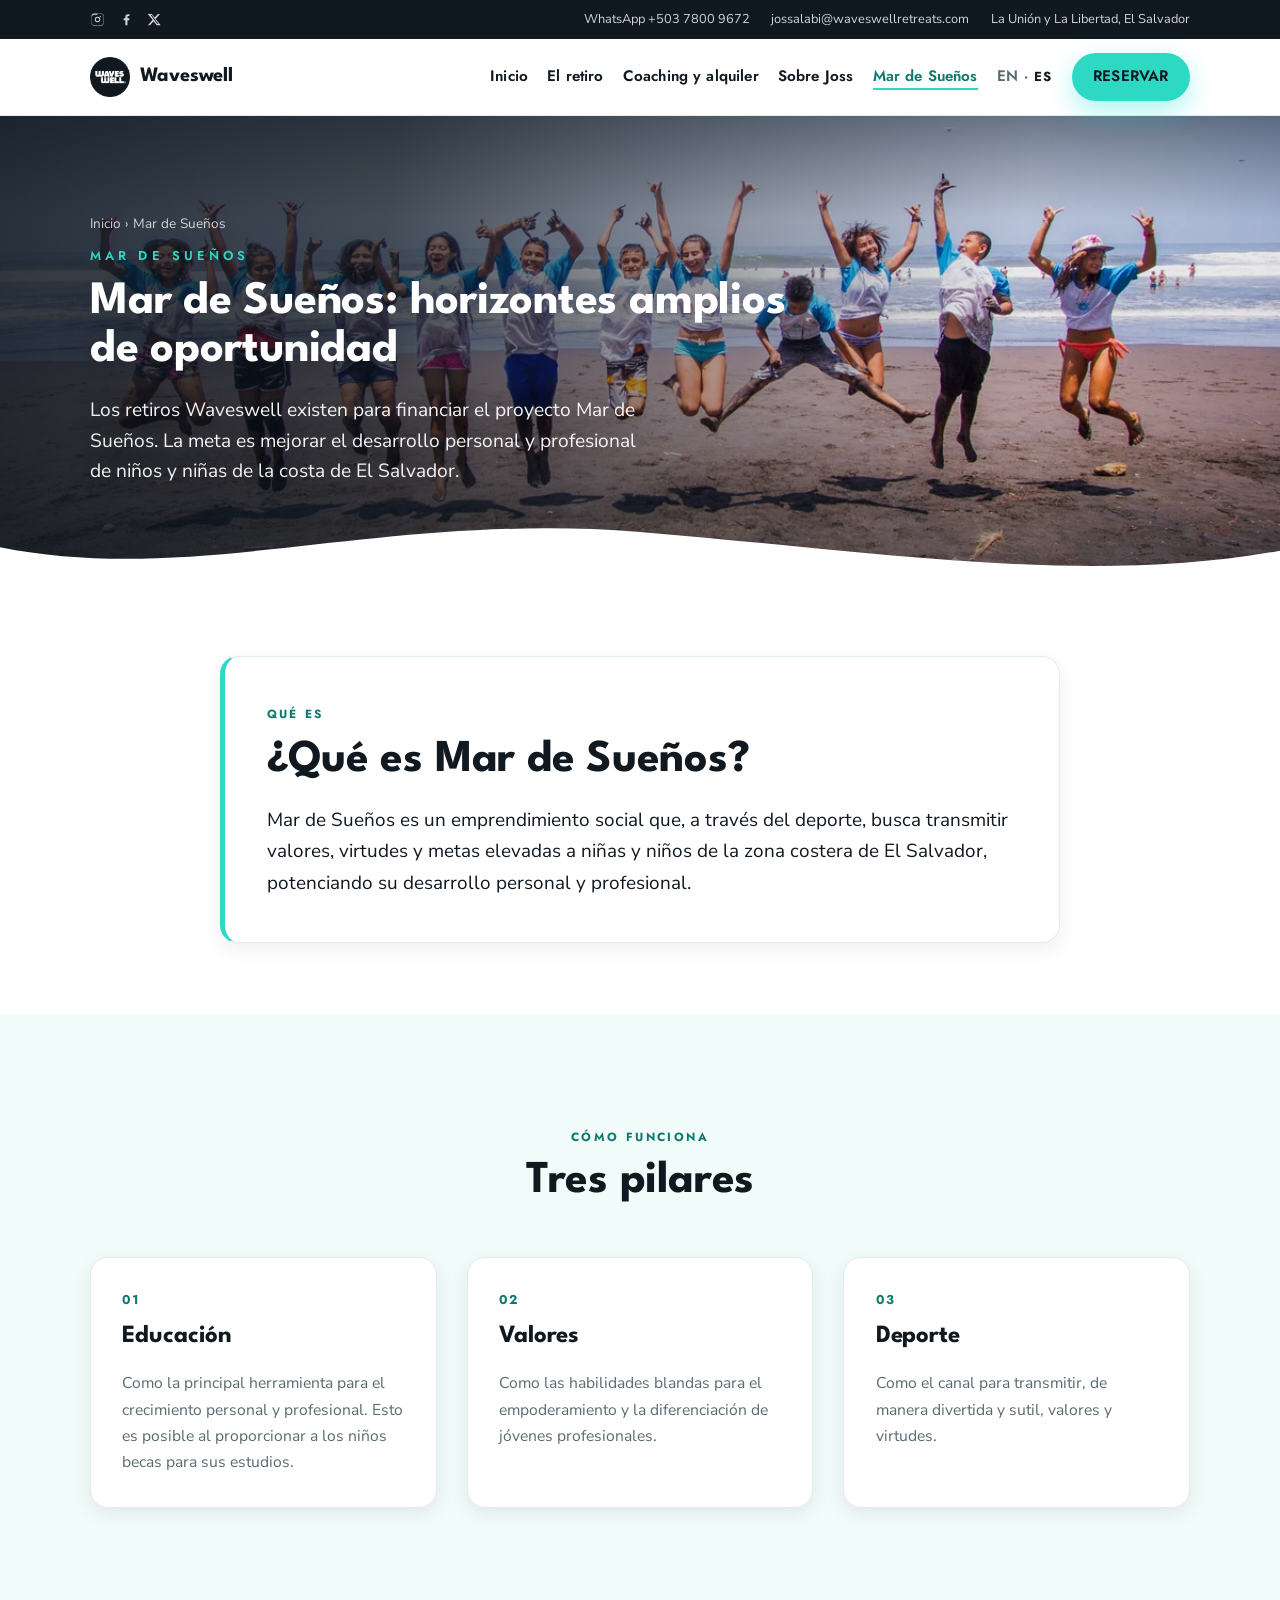
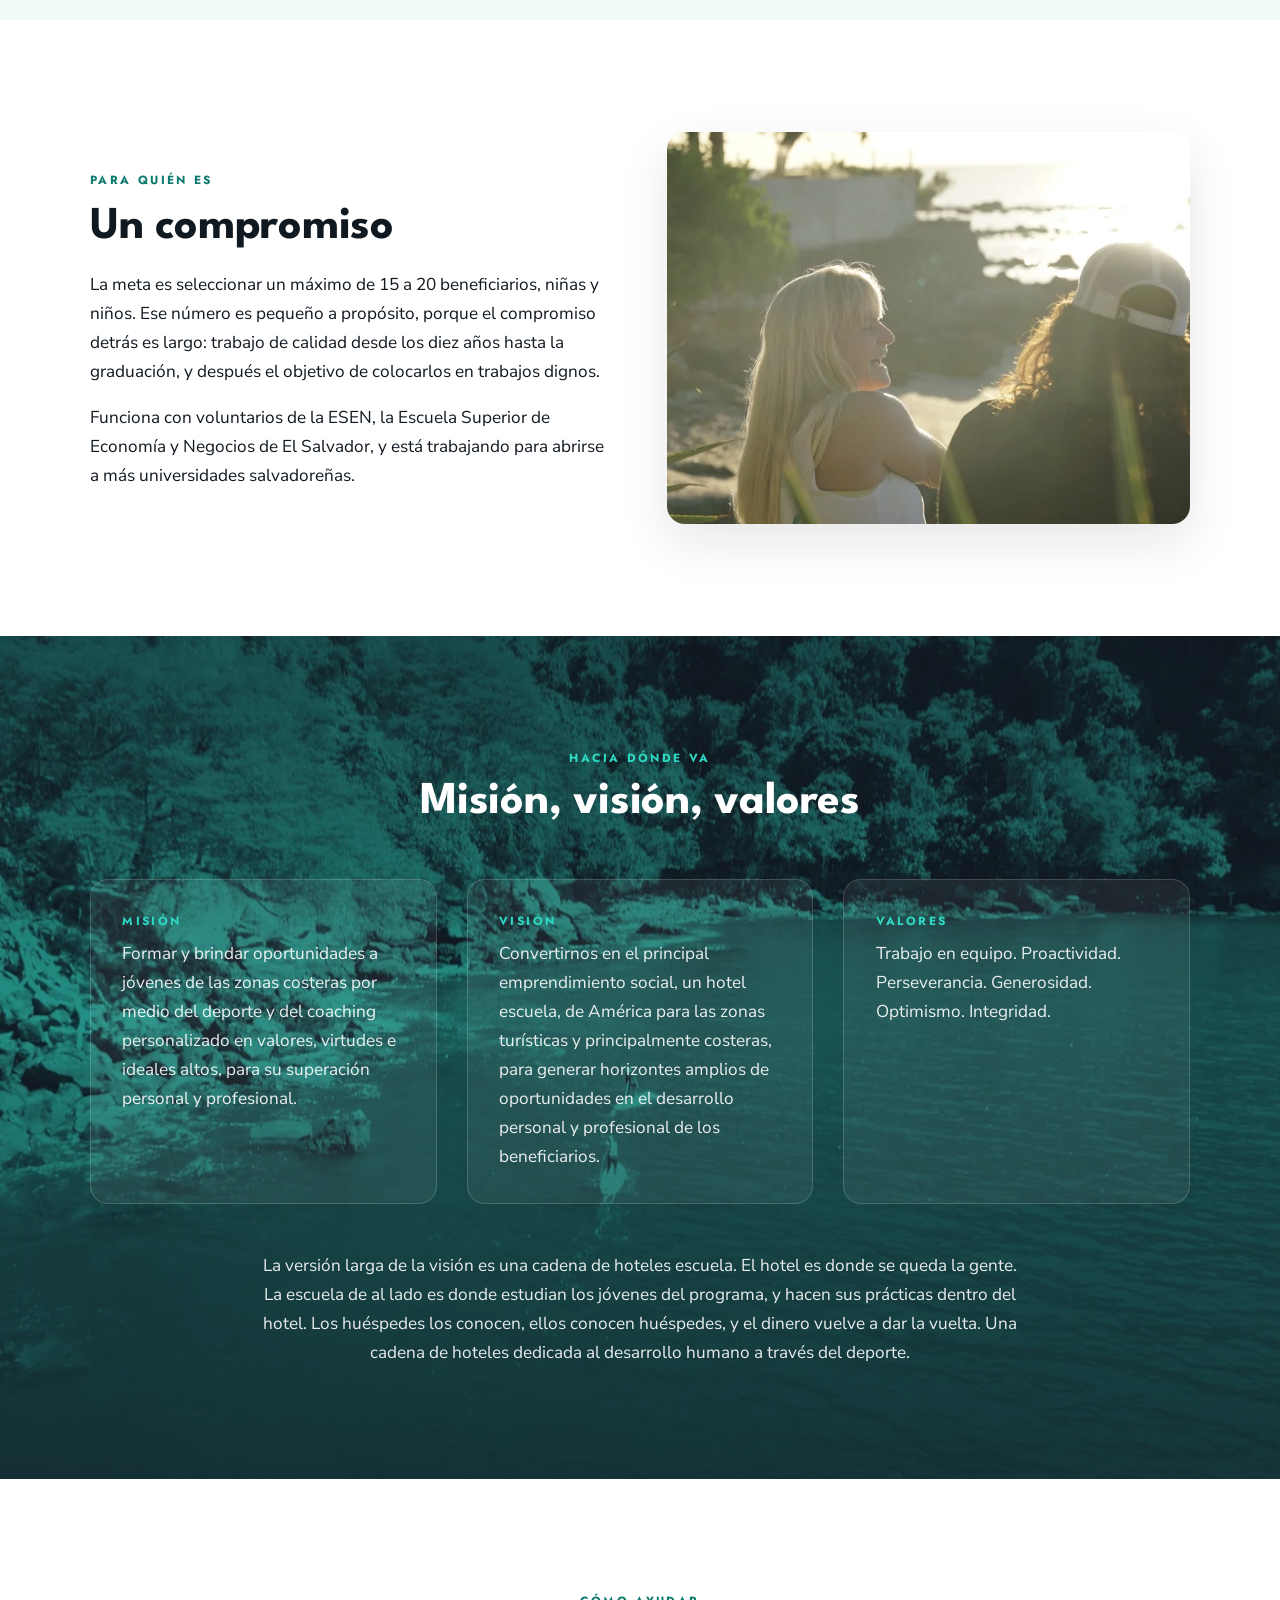
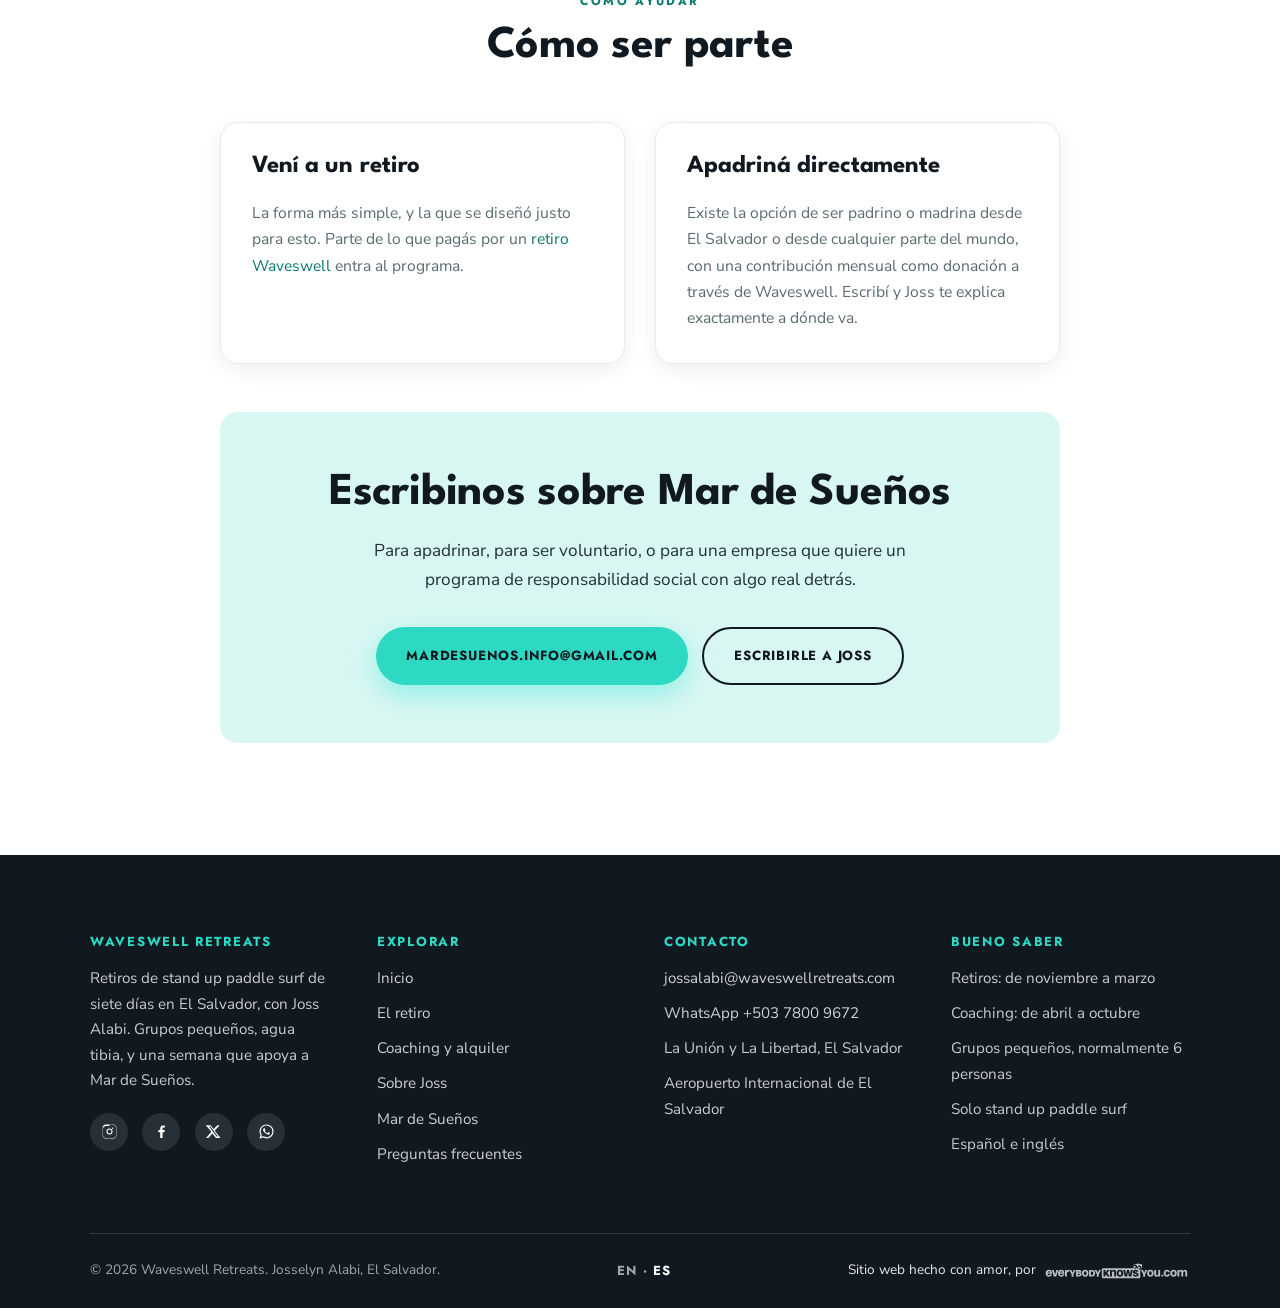
<file: es/mar-de-suenos.html>
<!DOCTYPE html>
<html lang="es">
<head>
<meta charset="UTF-8">
<meta name="viewport" content="width=device-width, initial-scale=1.0">

<title>Mar de Sue&#241;os, becas a trav&#233;s del deporte en El Salvador</title>
<meta name="description" content="El proyecto social detr&#225;s de Waveswell. El deporte como puerta a la escuela para 15 a 20 ni&#241;os de la costa salvadore&#241;a cada a&#241;o, hasta la graduaci&#243;n.">
<meta name="keywords" content="Mar de Sue&#241;os, proyecto social El Salvador, becas El Salvador, desarrollo juvenil por el deporte, voluntarios ESEN, emprendimiento social Joss Alabi">

<link rel="canonical" href="https://waveswellretreats.com/es/mar-de-suenos.html">
<link rel="alternate" hreflang="en" href="https://waveswellretreats.com/mar-de-suenos.html">
<link rel="alternate" hreflang="es" href="https://waveswellretreats.com/es/mar-de-suenos.html">
<link rel="alternate" hreflang="es-SV" href="https://waveswellretreats.com/es/mar-de-suenos.html">
<link rel="alternate" hreflang="x-default" href="https://waveswellretreats.com/mar-de-suenos.html">

<meta property="og:title" content="Mar de Sue&#241;os, becas a trav&#233;s del deporte en El Salvador">
<meta property="og:description" content="El proyecto social detr&#225;s de Waveswell. El deporte como puerta a la escuela para 15 a 20 ni&#241;os de la costa salvadore&#241;a cada a&#241;o, hasta la graduaci&#243;n.">
<meta property="og:type" content="website">
<meta property="og:url" content="https://waveswellretreats.com/es/mar-de-suenos.html">
<meta property="og:image" content="https://waveswellretreats.com/assets/images/social-share/social-share-waveswell-retreats-waveswellretreats.com.jpg">
<meta property="og:image:width" content="1200">
<meta property="og:image:height" content="630">
<meta property="og:site_name" content="Waveswell Retreats">
<meta property="og:locale" content="es_SV">
<meta name="twitter:card" content="summary_large_image">
<meta name="twitter:site" content="@JossAlabi">
<meta name="twitter:title" content="Mar de Sue&#241;os, becas a trav&#233;s del deporte en El Salvador">
<meta name="twitter:description" content="El proyecto social detr&#225;s de Waveswell. El deporte como puerta a la escuela para 15 a 20 ni&#241;os de la costa salvadore&#241;a cada a&#241;o, hasta la graduaci&#243;n.">
<meta name="twitter:image" content="https://waveswellretreats.com/assets/images/social-share/social-share-waveswell-retreats-waveswellretreats.com.jpg">

<meta name="robots" content="index, follow, max-image-preview:large, max-snippet:-1, max-video-preview:-1">
<meta name="author" content="Josselyn Alabi">
<meta name="theme-color" content="#2ED9C3">
<meta name="geo.region" content="SV">
<meta name="geo.placename" content="La Uni&#243;n, El Salvador">
<meta http-equiv="content-language" content="es">

<link rel="icon" href="../favicon.ico" sizes="any">
<link rel="icon" type="image/png" sizes="32x32" href="../favicon-32x32.png">
<link rel="icon" type="image/png" sizes="16x16" href="../favicon-16x16.png">
<link rel="apple-touch-icon" sizes="180x180" href="../apple-touch-icon.png">
<link rel="manifest" href="../site.webmanifest">
<link rel="alternate" type="text/plain" title="llms.txt" href="https://waveswellretreats.com/llms.txt">
<link rel="preload" as="image" href="../assets/images/gallery/mar-de-suenos-waveswellretreats.com.webp" type="image/webp">

<link rel="preconnect" href="https://fonts.googleapis.com">
<link rel="preconnect" href="https://fonts.gstatic.com" crossorigin>
<link rel="preload" as="style" href="https://fonts.googleapis.com/css2?family=Jost:wght@400;500;600&family=League+Spartan:wght@500;700;900&family=Nunito+Sans:ital,wght@0,400;0,600;0,800;1,400&display=swap">
<link rel="stylesheet" href="https://fonts.googleapis.com/css2?family=Jost:wght@400;500;600&family=League+Spartan:wght@500;700;900&family=Nunito+Sans:ital,wght@0,400;0,600;0,800;1,400&display=swap" media="print" onload="this.media='all'">
<noscript><link rel="stylesheet" href="https://fonts.googleapis.com/css2?family=Jost:wght@400;500;600&family=League+Spartan:wght@500;700;900&family=Nunito+Sans:ital,wght@0,400;0,600;0,800;1,400&display=swap"></noscript>

<link rel="stylesheet" href="../assets/css/tokens.css">
<link rel="stylesheet" href="../assets/css/styles.css">
<script type="application/ld+json">
{"@context":"https://schema.org","@graph":[
 {"@type":"NGO","@id":"https://waveswellretreats.com/es/mar-de-suenos.html#ngo",
  "name":"Mar de Suenos","alternateName":"Mar de Suenos El Salvador",
  "url":"https://waveswellretreats.com/es/mar-de-suenos.html",
  "description":"Mar de Suenos is a Salvadoran social enterprise that uses sport to pass on values, virtues and high goals to children on the Salvadoran coastline, and to fund school and university scholarships for them. It selects a maximum of 15 to 20 beneficiaries a year and commits to each child from around age 10 through to graduation. It is funded in part by the Waveswell retreats.",
  "founder":{"@id":"https://waveswellretreats.com/#joss"},
  "areaServed":{"@type":"Country","name":"El Salvador"},
  "email":"mardesuenos.info@gmail.com",
  "knowsAbout":["Youth development through sport","Educational scholarships","Values education","Coastal communities in El Salvador"],
  "sameAs":["https://www.instagram.com/mardesuenos.sv/"]},
 {"@type":"WebPage","@id":"https://waveswellretreats.com/es/mar-de-suenos.html#page",
  "url":"https://waveswellretreats.com/es/mar-de-suenos.html","name":"Mar de Suenos","inLanguage":"es",
  "isPartOf":{"@id":"https://waveswellretreats.com/#website"},
  "mainEntity":{"@id":"https://waveswellretreats.com/es/mar-de-suenos.html#ngo"}}]}
</script>
</head>
<body>
<a class="skip" href="#main">Ir al contenido</a>

<div class="utility">
  <div class="wrap">
    <div class="utility__set utility__socials">
      <a href="https://www.instagram.com/jossalabi/" target="_blank" rel="noopener" aria-label="Instagram"><svg viewBox="0 0 24 24" aria-hidden="true"><path d="M12 2.2c3.2 0 3.6 0 4.9.07 1.2.05 1.8.25 2.2.42.6.22 1 .48 1.4.9.4.4.7.8.9 1.4.2.4.4 1 .4 2.2.1 1.3.1 1.7.1 4.9s0 3.6-.1 4.9c0 1.2-.2 1.8-.4 2.2-.2.6-.5 1-.9 1.4-.4.4-.8.7-1.4.9-.4.2-1 .4-2.2.4-1.3.1-1.7.1-4.9.1s-3.6 0-4.9-.1c-1.2 0-1.8-.2-2.2-.4-.6-.2-1-.5-1.4-.9-.4-.4-.7-.8-.9-1.4-.2-.4-.4-1-.4-2.2C2.2 15.6 2.2 15.2 2.2 12s0-3.6.1-4.9c0-1.2.2-1.8.4-2.2.2-.6.5-1 .9-1.4.4-.4.8-.7 1.4-.9.4-.2 1-.4 2.2-.4C8.4 2.2 8.8 2.2 12 2.2m0 2.1c-3.1 0-3.5 0-4.7.07-1.1.05-1.7.24-2.1.4-.5.2-.9.44-1.3.84-.4.4-.64.8-.84 1.3-.16.4-.35 1-.4 2.1C2.6 8.5 2.6 8.9 2.6 12s0 3.5.06 4.7c.05 1.1.24 1.7.4 2.1.2.5.44.9.84 1.3.4.4.8.64 1.3.84.4.16 1 .35 2.1.4 1.2.06 1.6.06 4.7.06s3.5 0 4.7-.06c1.1-.05 1.7-.24 2.1-.4.5-.2.9-.44 1.3-.84.4-.4.64-.8.84-1.3.16-.4.35-1 .4-2.1.06-1.2.06-1.6.06-4.7s0-3.5-.06-4.7c-.05-1.1-.24-1.7-.4-2.1-.2-.5-.44-.9-.84-1.3-.4-.4-.8-.64-1.3-.84-.4-.16-1-.35-2.1-.4-1.2-.06-1.6-.06-4.7-.06Zm0 3.4a4.3 4.3 0 1 1 0 8.6 4.3 4.3 0 0 1 0-8.6Zm0 7.1a2.8 2.8 0 1 0 0-5.6 2.8 2.8 0 0 0 0 5.6Zm5.5-7.3a1 1 0 1 1-2 0 1 1 0 0 1 2 0Z"/></svg></a>
      <a href="https://www.facebook.com/JossAlabi/" target="_blank" rel="noopener" aria-label="Facebook"><svg viewBox="0 0 24 24" aria-hidden="true"><path d="M13.5 21v-8h2.7l.4-3.1h-3.1V7.9c0-.9.25-1.5 1.55-1.5H16.7V3.6c-.3 0-1.3-.13-2.45-.13-2.4 0-4.05 1.47-4.05 4.18V9.9H7.5V13h2.7v8h3.3Z"/></svg></a>
      <a href="https://twitter.com/JossAlabi" target="_blank" rel="noopener" aria-label="X"><svg viewBox="0 0 24 24" aria-hidden="true"><path d="M17.5 3h3.2l-7 8 8.2 10h-6.4l-5-6.1L4.7 21H1.5l7.5-8.6L1.1 3h6.6l4.5 5.6L17.5 3Zm-1.1 16h1.8L7.7 4.8H5.8L16.4 19Z"/></svg></a>
    </div>
    <div class="utility__set">
      <a href="https://wa.me/50378009672" target="_blank" rel="noopener">WhatsApp +503 7800 9672</a>
      <a href="mailto:jossalabi@waveswellretreats.com">jossalabi@waveswellretreats.com</a>
      <span>La Uni&#243;n y La Libertad, El Salvador</span>
    </div>
  </div>
</div>

<header class="site-header">
  <div class="wrap">
    <a class="brand" href="index.html">
      <img src="../assets/images/logos/logo-waveswell-retreats-waveswellretreats.com.png" alt="Waveswell Retreats" width="40" height="40" style="height:40px;width:40px">
      <span>Waveswell</span>
    </a>
    <button class="nav-toggle" aria-label="Abrir men&#250;" aria-expanded="false" aria-controls="mainnav"><span></span><span></span><span></span></button>
    <nav class="nav" id="mainnav" aria-label="Principal">
      <a href="index.html">Inicio</a>
      <a href="retreat.html">El retiro</a>
      <a href="coaching.html">Coaching y alquiler</a>
      <a href="about.html">Sobre Joss</a>
      <a href="mar-de-suenos.html" aria-current="page">Mar de Sue&#241;os</a>
      <div class="lang"><a href="../mar-de-suenos.html" hreflang="en">EN</a> &middot; <span class="active">ES</span></div>
      <a class="btn btn--primary btn--sm" href="retreat.html#dates">Reservar</a>
    </nav>
  </div>
</header>

<main id="main">

<section class="hero hero--page">
  <div class="hero__media">
    <img src="../assets/images/gallery/mar-de-suenos-waveswellretreats.com.webp" alt="Ni&#241;as y ni&#241;os del programa Mar de Sue&#241;os saltando juntos en la playa en El Salvador" fetchpriority="high" width="1200" height="900">
  </div>
  <div class="wrap">
    <div class="hero__inner">
      <p class="crumbs"><a href="index.html">Inicio</a> &rsaquo; Mar de Sue&#241;os</p>
      <span class="script">Mar de sueños</span>
      <h1>Mar de Sue&#241;os: horizontes amplios de oportunidad</h1>
      <p class="hero__sub">Los retiros Waveswell existen para financiar el proyecto Mar de Sue&#241;os. La meta es mejorar el desarrollo personal y profesional de ni&#241;os y ni&#241;as de la costa de El Salvador.</p>
    </div>
  </div>
  <div class="hero__wave"><svg viewBox="0 0 1440 90" preserveAspectRatio="none" aria-hidden="true"><path d="M0,46 C220,92 430,4 720,28 C980,50 1220,92 1440,50 L1440,90 L0,90 Z"></path></svg></div>
</section>

<section class="band band--tight">
  <div class="wrap narrow">
    <div class="answer reveal">
      <span class="eyebrow">Qu&#233; es</span>
      <h2>&#191;Qu&#233; es Mar de Sue&#241;os?</h2>
      <p>Mar de Sue&#241;os es un emprendimiento social que, a trav&#233;s del deporte, busca transmitir valores, virtudes y metas elevadas a ni&#241;as y ni&#241;os de la zona costera de El Salvador, potenciando su desarrollo personal y profesional.</p>
    </div>
  </div>
</section>

<section class="band band--surface">
  <div class="wrap">
    <div class="head center reveal">
      <span class="eyebrow">C&#243;mo funciona</span>
      <h2>Tres pilares</h2>
    </div>
    <div class="grid grid--3">
      <article class="value reveal">
        <span class="value__n">01</span>
        <h3>Educaci&#243;n</h3>
        <p>Como la principal herramienta para el crecimiento personal y profesional. Esto es posible al proporcionar a los ni&#241;os becas para sus estudios.</p>
      </article>
      <article class="value reveal">
        <span class="value__n">02</span>
        <h3>Valores</h3>
        <p>Como las habilidades blandas para el empoderamiento y la diferenciaci&#243;n de j&#243;venes profesionales.</p>
      </article>
      <article class="value reveal">
        <span class="value__n">03</span>
        <h3>Deporte</h3>
        <p>Como el canal para transmitir, de manera divertida y sutil, valores y virtudes.</p>
      </article>
    </div>
  </div>
</section>

<section class="band">
  <div class="wrap">
    <div class="split">
      <div class="reveal">
        <span class="eyebrow">Para qui&#233;n es</span>
        <h2>Un compromiso</h2>
        <p>La meta es seleccionar un m&#225;ximo de 15 a 20 beneficiarios, ni&#241;as y ni&#241;os. Ese n&#250;mero es peque&#241;o a prop&#243;sito, porque el compromiso detr&#225;s es largo: trabajo de calidad desde los diez a&#241;os hasta la graduaci&#243;n, y despu&#233;s el objetivo de colocarlos en trabajos dignos.</p>
        <p>Funciona con voluntarios de la ESEN, la Escuela Superior de Econom&#237;a y Negocios de El Salvador, y est&#225; trabajando para abrirse a m&#225;s universidades salvadore&#241;as.</p>
      </div>
      <div class="split__media reveal">
        <img src="../assets/images/gallery/gallery-3-joss-and-guest-waveswellretreats.com.webp" alt="Joss Alabi y una hu&#233;sped mirando el mar juntas en la luz de la tarde" loading="lazy" width="800" height="800">
      </div>
    </div>
  </div>
</section>

<section class="band band--duotone" style="background-image:url(../assets/images/hero/duotone-mds-waveswellretreats.com.webp)">
  <div class="wrap">
    <div class="head center reveal">
      <span class="eyebrow">Hacia d&#243;nde va</span>
      <h2>Misi&#243;n, visi&#243;n, valores</h2>
    </div>
    <div class="grid grid--3">
      <article class="season__card reveal">
        <span class="eyebrow">Misi&#243;n</span>
        <p>Formar y brindar oportunidades a j&#243;venes de las zonas costeras por medio del deporte y del coaching personalizado en valores, virtudes e ideales altos, para su superaci&#243;n personal y profesional.</p>
      </article>
      <article class="season__card reveal">
        <span class="eyebrow">Visi&#243;n</span>
        <p>Convertirnos en el principal emprendimiento social, un hotel escuela, de Am&#233;rica para las zonas tur&#237;sticas y principalmente costeras, para generar horizontes amplios de oportunidades en el desarrollo personal y profesional de los beneficiarios.</p>
      </article>
      <article class="season__card reveal">
        <span class="eyebrow">Valores</span>
        <p>Trabajo en equipo. Proactividad. Perseverancia. Generosidad. Optimismo. Integridad.</p>
      </article>
    </div>
    <div class="reveal" style="max-width:760px;margin:clamp(2rem,1.5rem + 3vw,3rem) auto 0;text-align:center">
      <p>La versi&#243;n larga de la visi&#243;n es una cadena de hoteles escuela. El hotel es donde se queda la gente. La escuela de al lado es donde estudian los j&#243;venes del programa, y hacen sus pr&#225;cticas dentro del hotel. Los hu&#233;spedes los conocen, ellos conocen hu&#233;spedes, y el dinero vuelve a dar la vuelta. Una cadena de hoteles dedicada al desarrollo humano a trav&#233;s del deporte.</p>
    </div>
  </div>
</section>

<section class="band">
  <div class="wrap narrow">
    <div class="head center reveal">
      <span class="eyebrow">C&#243;mo ayudar</span>
      <h2>C&#243;mo ser parte</h2>
    </div>
    <div class="grid grid--2">
      <article class="value reveal">
        <h3>Ven&#237; a un retiro</h3>
        <p>La forma m&#225;s simple, y la que se dise&#241;&#243; justo para esto. Parte de lo que pag&#225;s por un <a href="retreat.html">retiro Waveswell</a> entra al programa.</p>
      </article>
      <article class="value reveal">
        <h3>Apadrin&#225; directamente</h3>
        <p>Existe la opci&#243;n de ser padrino o madrina desde El Salvador o desde cualquier parte del mundo, con una contribuci&#243;n mensual como donaci&#243;n a trav&#233;s de Waveswell. Escrib&#237; y Joss te explica exactamente a d&#243;nde va.</p>
      </article>
    </div>
    <div class="cta reveal" style="margin-top:clamp(2rem,1.5rem + 3vw,3rem)">
      <h2>Escribinos sobre Mar de Sue&#241;os</h2>
      <p>Para apadrinar, para ser voluntario, o para una empresa que quiere un programa de responsabilidad social con algo real detr&#225;s.</p>
      <div class="btns center">
        <a class="btn btn--primary" href="mailto:mardesuenos.info@gmail.com?subject=Mar%20de%20Suenos">mardesuenos.info@gmail.com</a>
        <a class="btn btn--ghost" href="https://wa.me/50378009672?text=Hola%20Joss%2C%20quiero%20apoyar%20a%20Mar%20de%20Suenos" target="_blank" rel="noopener">Escribirle a Joss</a>
      </div>
    </div>
  </div>
</section>

</main>

<footer class="site-footer">
  <div class="wrap">
    <div class="footer-grid">
      <div>
        <h4>Waveswell Retreats</h4>
        <p>Retiros de stand up paddle surf de siete d&#237;as en El Salvador, con Joss Alabi. Grupos peque&#241;os, agua tibia, y una semana que apoya a Mar de Sue&#241;os.</p>
        <div class="f-socials">
          <a href="https://www.instagram.com/jossalabi/" target="_blank" rel="noopener" aria-label="Instagram"><svg viewBox="0 0 24 24" aria-hidden="true"><path d="M12 2.2c3.2 0 3.6 0 4.9.07 1.2.05 1.8.25 2.2.42.6.22 1 .48 1.4.9.4.4.7.8.9 1.4.2.4.4 1 .4 2.2.1 1.3.1 1.7.1 4.9s0 3.6-.1 4.9c0 1.2-.2 1.8-.4 2.2-.2.6-.5 1-.9 1.4-.4.4-.8.7-1.4.9-.4.2-1 .4-2.2.4-1.3.1-1.7.1-4.9.1s-3.6 0-4.9-.1c-1.2 0-1.8-.2-2.2-.4-.6-.2-1-.5-1.4-.9-.4-.4-.7-.8-.9-1.4-.2-.4-.4-1-.4-2.2C2.2 15.6 2.2 15.2 2.2 12s0-3.6.1-4.9c0-1.2.2-1.8.4-2.2.2-.6.5-1 .9-1.4.4-.4.8-.7 1.4-.9.4-.2 1-.4 2.2-.4C8.4 2.2 8.8 2.2 12 2.2m0 2.1c-3.1 0-3.5 0-4.7.07-1.1.05-1.7.24-2.1.4-.5.2-.9.44-1.3.84-.4.4-.64.8-.84 1.3-.16.4-.35 1-.4 2.1C2.6 8.5 2.6 8.9 2.6 12s0 3.5.06 4.7c.05 1.1.24 1.7.4 2.1.2.5.44.9.84 1.3.4.4.8.64 1.3.84.4.16 1 .35 2.1.4 1.2.06 1.6.06 4.7.06s3.5 0 4.7-.06c1.1-.05 1.7-.24 2.1-.4.5-.2.9-.44 1.3-.84.4-.4.64-.8.84-1.3.16-.4.35-1 .4-2.1.06-1.2.06-1.6.06-4.7s0-3.5-.06-4.7c-.05-1.1-.24-1.7-.4-2.1-.2-.5-.44-.9-.84-1.3-.4-.4-.8-.64-1.3-.84-.4-.16-1-.35-2.1-.4-1.2-.06-1.6-.06-4.7-.06Zm0 3.4a4.3 4.3 0 1 1 0 8.6 4.3 4.3 0 0 1 0-8.6Zm0 7.1a2.8 2.8 0 1 0 0-5.6 2.8 2.8 0 0 0 0 5.6Zm5.5-7.3a1 1 0 1 1-2 0 1 1 0 0 1 2 0Z"/></svg></a>
          <a href="https://www.facebook.com/JossAlabi/" target="_blank" rel="noopener" aria-label="Facebook"><svg viewBox="0 0 24 24" aria-hidden="true"><path d="M13.5 21v-8h2.7l.4-3.1h-3.1V7.9c0-.9.25-1.5 1.55-1.5H16.7V3.6c-.3 0-1.3-.13-2.45-.13-2.4 0-4.05 1.47-4.05 4.18V9.9H7.5V13h2.7v8h3.3Z"/></svg></a>
          <a href="https://twitter.com/JossAlabi" target="_blank" rel="noopener" aria-label="X"><svg viewBox="0 0 24 24" aria-hidden="true"><path d="M17.5 3h3.2l-7 8 8.2 10h-6.4l-5-6.1L4.7 21H1.5l7.5-8.6L1.1 3h6.6l4.5 5.6L17.5 3Zm-1.1 16h1.8L7.7 4.8H5.8L16.4 19Z"/></svg></a>
          <a href="https://wa.me/50378009672" target="_blank" rel="noopener" aria-label="WhatsApp"><svg viewBox="0 0 24 24" aria-hidden="true"><path d="M12.04 2C6.6 2 2.2 6.4 2.2 11.85c0 1.74.46 3.44 1.32 4.94L2.1 22l5.34-1.4a9.8 9.8 0 0 0 4.6 1.17h.01c5.43 0 9.84-4.4 9.84-9.85 0-2.63-1.03-5.1-2.89-6.96A9.78 9.78 0 0 0 12.04 2Zm0 18.02h-.01a8.2 8.2 0 0 1-4.16-1.14l-.3-.18-3.1.81.83-3.02-.2-.31a8.13 8.13 0 0 1-1.25-4.33c0-4.51 3.68-8.18 8.2-8.18a8.13 8.13 0 0 1 5.78 2.4 8.1 8.1 0 0 1 2.4 5.79c0 4.51-3.68 8.16-8.19 8.16Zm4.5-6.11c-.25-.13-1.46-.72-1.68-.8-.23-.09-.39-.13-.55.12-.17.25-.64.8-.78.97-.14.16-.29.18-.53.06-.25-.13-1.04-.39-1.98-1.23-.73-.65-1.23-1.46-1.37-1.71-.14-.25-.02-.38.11-.5.11-.11.25-.29.37-.43.13-.15.17-.25.25-.41.09-.17.04-.31-.02-.44-.06-.12-.55-1.34-.76-1.83-.2-.48-.4-.41-.55-.42h-.47c-.16 0-.42.06-.64.31-.22.25-.84.82-.84 2s.86 2.32.98 2.48c.12.16 1.69 2.58 4.1 3.62.57.25 1.02.39 1.37.5.58.19 1.1.16 1.52.1.46-.07 1.46-.6 1.66-1.18.21-.58.21-1.07.14-1.18-.06-.11-.22-.17-.47-.29Z"/></svg></a>
        </div>
      </div>
      <div>
        <h4>Explorar</h4>
        <ul>
          <li><a href="index.html">Inicio</a></li>
          <li><a href="retreat.html">El retiro</a></li>
          <li><a href="coaching.html">Coaching y alquiler</a></li>
          <li><a href="about.html">Sobre Joss</a></li>
          <li><a href="mar-de-suenos.html">Mar de Sue&#241;os</a></li>
          <li><a href="retreat.html#faq">Preguntas frecuentes</a></li>
        </ul>
      </div>
      <div>
        <h4>Contacto</h4>
        <ul>
          <li><a href="mailto:jossalabi@waveswellretreats.com">jossalabi@waveswellretreats.com</a></li>
          <li><a href="https://wa.me/50378009672" target="_blank" rel="noopener">WhatsApp +503 7800 9672</a></li>
          <li>La Uni&#243;n y La Libertad, El Salvador</li>
          <li>Aeropuerto Internacional de El Salvador</li>
        </ul>
      </div>
      <div>
        <h4>Bueno saber</h4>
        <ul>
          <li>Retiros: de noviembre a marzo</li>
          <li>Coaching: de abril a octubre</li>
          <li>Grupos peque&#241;os, normalmente 6 personas</li>
          <li>Solo stand up paddle surf</li>
          <li>Espa&#241;ol e ingl&#233;s</li>
        </ul>
      </div>
    </div>
    <div class="footer-bottom">
      <span>&copy; 2026 Waveswell Retreats. Josselyn Alabi, El Salvador.</span>
      <div class="lang"><a href="../mar-de-suenos.html" hreflang="en">EN</a> &middot; <span class="active">ES</span></div>
      <a class="eky-credit" href="https://everybodyknowsyou.com" target="_blank" rel="noopener" aria-label="everybodyknowsyou.com">
        <span class="eky-credit__text">Sitio web hecho con amor, por</span>
        <svg role="img" aria-label="everybodyknowsyou.com" id="Layer_1" data-name="Layer 1" xmlns="http://www.w3.org/2000/svg" viewBox="0 0 1296.95 160.34">
  <defs>
    <style>
            .cls-1 { fill: var(--eky-bg, #ffffff); }
      .cls-2 { fill: var(--eky-fg, currentColor); }
    </style>
  </defs>
  <g>
    <g>
      <g>
        <rect class="cls-2" x="515.16" y="55.21" width="342.62" height="90.52" rx="12" ry="12"/>
        <path class="cls-1" d="M530.13,71.12h16.6v15.46l-.24,6.96h.32l3.32-4.61,15.14-17.81h19.83l-22.02,25.02,22.18,33.68h-19.92l-13.76-20.73-4.86,5.34v15.38h-16.6v-58.69Z"/>
        <path class="cls-1" d="M604.13,71.12v8.01h.32c4.53-6.23,10.53-9.23,18.54-9.23,12.47,0,18.94,7.29,18.94,22.02v37.89h-16.6v-35.3c0-7.69-2.75-10.85-8.58-10.85-7.21,0-11.82,4.7-11.82,12.14v34h-16.6v-58.69h15.79Z"/>
        <path class="cls-1" d="M647.37,100.43c0-17.57,11.09-30.52,29.31-30.52s29.31,12.95,29.31,30.52-11.09,30.6-29.31,30.6-29.31-13.03-29.31-30.6ZM688.66,100.43c0-9.8-3.81-17.16-11.98-17.16s-11.98,7.37-11.98,17.16,3.81,17.24,11.98,17.24,11.98-7.45,11.98-17.24Z"/>
        <path class="cls-1" d="M705.66,71.12h17.57l6.64,35.62c.41,2.02.73,4.86,1.14,6.88h.32l1.21-6.88,6.88-35.62h18.54l7.45,35.62,1.29,6.88h.32l1.05-6.88,5.99-35.62h17.24l-13.28,58.69h-21.53l-6.64-32.38-1.29-6.88h-.32l-1.21,6.88-6.56,32.38h-21.45l-13.36-58.69Z"/>
        <path class="cls-1" d="M791.81,110.79l17-.08c.57,4.78,3.72,7.53,9.31,7.53,4.61,0,7.85-1.7,7.85-5.26,0-2.67-1.78-4.37-5.59-5.26l-14.09-3.24c-8.98-2.02-13.84-7.77-13.84-16.27,0-11.5,8.99-18.3,24.69-18.3,14.65,0,23.56,6.96,23.8,18.05h-17c-.49-3.32-2.67-5.67-7.69-5.67-4.37,0-7.21,1.54-7.21,4.61,0,2.43,1.7,3.81,5.59,4.7l14.09,3.24c9.23,2.1,14.09,8.18,14.09,16.84,0,12.71-10.28,19.35-24.77,19.35-16.19,0-25.99-7.77-26.23-20.24Z"/>
      </g>
      <g>
        <path class="cls-2" d="M918.06,100.39c0-17.57,11.09-30.52,29.31-30.52s29.31,12.95,29.31,30.52-11.09,30.6-29.31,30.6-29.31-13.03-29.31-30.6ZM959.34,100.39c0-9.8-3.81-17.16-11.98-17.16s-11.98,7.37-11.98,17.16,3.81,17.24,11.98,17.24,11.98-7.45,11.98-17.24Z"/>
        <path class="cls-2" d="M1018.85,129.78v-7.85h-.32c-4.61,6.15-10.52,9.07-17.89,9.07-11.98,0-18.46-7.29-18.46-21.94v-37.97h16.6v35.38c0,7.69,2.83,10.77,8.18,10.77,6.56,0,11.09-4.61,11.09-12.63v-33.52h16.6v58.69h-15.79Z"/>
        <path class="cls-2" d="M884.01,109.52l-20.4-38.4h17.84l8.26,17.75c.99,2.06,1.9,4.96,2.89,7.02h.33c.91-2.06,1.82-4.96,2.72-7.02l7.85-17.75h17.51l-20.07,38.57v21.31h-16.93v-21.47Z"/>
      </g>
      <g>
        <path class="cls-2" d="M14.66,100.39c0-17.97,10.85-30.52,29.55-30.52s28.01,12.47,27.36,34.41h-39.35c.89,8.91,4.53,14.01,11.66,14.01,5.67,0,9.31-3,10.44-8.5h16.76c-2.19,13.28-12.31,21.21-26.88,21.21-18.7,0-29.55-12.63-29.55-30.6ZM54.58,92.54c-1.05-6.56-4.78-9.96-10.36-9.96s-9.8,3.64-11.42,9.96h21.78Z"/>
        <path class="cls-2" d="M69.8,71.09h17.49l9.47,35.62c.57,2.02,1.05,4.86,1.62,6.88h.32l1.54-6.88,8.99-35.62h17.16l-17.81,58.69h-21.13l-17.65-58.69Z"/>
        <path class="cls-2" d="M124.69,100.39c0-17.97,10.85-30.52,29.55-30.52s28.01,12.47,27.36,34.41h-39.35c.89,8.91,4.53,14.01,11.66,14.01,5.67,0,9.31-3,10.44-8.5h16.76c-2.19,13.28-12.31,21.21-26.88,21.21-18.7,0-29.55-12.63-29.55-30.6ZM164.61,92.54c-1.05-6.56-4.78-9.96-10.36-9.96s-9.8,3.64-11.42,9.96h21.78Z"/>
        <path class="cls-2" d="M187.44,71.09h15.46v9.47h.32c3.64-7.37,8.74-10.69,15.71-10.69,1.86,0,3.56.24,5.1.81v15.79h-.32c-1.7-.49-3.24-.73-5.18-.73-9.15,0-14.49,5.42-14.49,16.11v27.93h-16.6v-58.69Z"/>
        <path class="cls-2" d="M285.57,71.09h26.15c13.52,0,20.97,5.42,20.97,14.82,0,6.15-3.08,10.36-9.96,12.39v.32c8.02,1.46,12.23,6.23,12.23,13.84,0,10.52-8.42,17.33-21.7,17.33h-27.69v-58.69ZM316.66,88.82c0-3.64-2.02-5.18-6.56-5.18h-7.93v10.77h7.93c4.37,0,6.56-1.86,6.56-5.59ZM318.6,111.24c0-3.81-2.27-5.99-6.88-5.99h-9.55v11.98h9.63c4.45,0,6.8-2.19,6.8-5.99Z"/>
        <path class="cls-2" d="M337.95,100.39c0-17.57,11.09-30.52,29.31-30.52s29.31,12.95,29.31,30.52-11.09,30.6-29.31,30.6-29.31-13.03-29.31-30.6ZM379.24,100.39c0-9.8-3.8-17.16-11.98-17.16s-11.98,7.37-11.98,17.16,3.8,17.24,11.98,17.24,11.98-7.45,11.98-17.24Z"/>
        <path class="cls-2" d="M402.08,71.09h24.13c18.62,0,29.63,10.36,29.63,29.31s-11.01,29.39-29.63,29.39h-24.13v-58.69ZM438.99,100.39c0-10.77-5.83-16.19-13.36-16.19h-6.96v32.46h6.96c7.53,0,13.36-5.51,13.36-16.27Z"/>
        <path class="cls-2" d="M471.04,109.52l-20.4-38.4h17.84l8.26,17.75c.99,2.06,1.9,4.96,2.89,7.02h.33c.91-2.06,1.82-4.96,2.72-7.02l7.85-17.75h17.51l-20.07,38.57v21.31h-16.93v-21.47Z"/>
        <path class="cls-2" d="M245.89,109.52l-20.4-38.4h17.84l8.26,17.75c.99,2.06,1.9,4.96,2.89,7.02h.33c.91-2.06,1.82-4.96,2.72-7.02l7.85-17.75h17.51l-20.07,38.57v21.31h-16.93v-21.47Z"/>
      </g>
    </g>
    <g>
      <g>
        <path class="cls-2" d="M837.89,14.05c5.42-1.65,11.14.47,13.85,5.48.39.72,1.1,1.2,1.88,1.34.7.12,1.52-.2,2.16-.74,4.05-3.38,9.74-3.68,14.06-.7,4.24,2.92,5.92,8.22,4.35,13.25l-6.96,22.26c-2.45,8.46-9.67,14.45-18.27,15.02-8.94.6-17.2-4.68-20.36-13.03-.17-.45-.5-.62-.88-.67s-.66.09-.98.46c-5.78,6.49-15.01,8.59-23.07,5.2-7.59-3.19-12.57-10.83-12.37-19.15.21-8.44,5.67-16.24,13.97-18.77l32.61-9.94ZM844.69,65.73c8.85,1.59,17.31-4.28,18.9-13.13,1.59-8.85-4.28-17.31-13.13-18.9-8.85-1.59-17.31,4.28-18.9,13.13s4.28,17.31,13.13,18.9ZM808.72,59.25c8.85,1.59,17.31-4.28,18.9-13.13,1.59-8.85-4.28-17.31-13.13-18.9-8.85-1.59-17.31,4.28-18.9,13.13-1.59,8.85,4.28,17.31,13.13,18.9Z"/>
        <g>
          <path class="cls-1" d="M850.46,33.7c8.85,1.59,14.72,10.06,13.13,18.9-1.59,8.85-10.06,14.72-18.9,13.13-8.85-1.59-14.72-10.06-13.13-18.9s10.06-14.72,18.9-13.13Z"/>
          <path class="cls-1" d="M814.49,27.22c8.85,1.59,14.72,10.06,13.13,18.9-1.59,8.85-10.06,14.72-18.9,13.13-8.85-1.59-14.72-10.06-13.13-18.9,1.59-8.85,10.06-14.72,18.9-13.13Z"/>
        </g>
      </g>
      <g>
        <g>
          <path class="cls-2" d="M847.57,56.91c-.06-.86-.28-1.56-.42-2.47.64.65,1.19,1.16,1.91,1.66,1.12.79,2.71.42,3.44-.7.73-1.11.45-2.64-.68-3.44-.71-.5-1.52-.66-2.4-1.05,1.54-.53,3.13-1,3.41-2.57.17-.93-.14-1.9-.84-2.43-1.03-.79-2.26-.75-3.22.02-.58.46-1.06.91-1.67,1.49.18-.89.4-1.63.45-2.5.09-1.44-1.09-2.58-2.46-2.58s-2.55,1.17-2.48,2.62c.04.85.33,1.53.43,2.46-.47-.54-.95-.89-1.43-1.33-1.13-1.04-2.8-.99-3.77.19-.91,1.1-.66,2.87.58,3.67.72.46,1.49.65,2.34.99-.88.38-1.73.56-2.45,1.09-1.21.89-1.32,2.65-.36,3.69,1.04,1.12,2.62,1.06,3.73.03l1.46-1.34c-.23.92-.51,1.75-.51,2.68,0,1.41,1.2,2.5,2.56,2.45s2.46-1.22,2.37-2.6Z"/>
          <path class="cls-2" d="M847.57,56.91c.09,1.38-1.03,2.55-2.37,2.6s-2.56-1.05-2.56-2.45c0-.94.27-1.76.51-2.68l-1.46,1.34c-1.12,1.03-2.7,1.09-3.73-.03-.96-1.04-.84-2.8.36-3.69.71-.53,1.56-.71,2.45-1.09-.85-.34-1.62-.53-2.34-.99-1.24-.79-1.49-2.57-.58-3.67.97-1.17,2.64-1.23,3.77-.19.48.45.96.79,1.43,1.33-.1-.93-.38-1.61-.43-2.46-.07-1.44,1.07-2.62,2.48-2.62s2.55,1.14,2.46,2.58c-.05.87-.27,1.6-.45,2.5.61-.58,1.09-1.03,1.67-1.49.96-.77,2.19-.81,3.22-.02.7.54,1,1.5.84,2.43-.28,1.57-1.87,2.04-3.41,2.57.88.39,1.69.54,2.4,1.05,1.13.8,1.41,2.33.68,3.44-.73,1.11-2.32,1.48-3.44.7-.72-.5-1.27-1.01-1.91-1.66.14.92.37,1.62.42,2.47Z"/>
        </g>
        <g>
          <path class="cls-2" d="M810.13,50.42c.09-1.04-.23-1.92-.46-2.9.76.65,1.37,1.38,2.24,1.82,1.23.63,2.73.08,3.32-1.08s.21-2.6-.95-3.29c-.73-.43-1.51-.63-2.28-.94.71-.21,1.29-.46,1.92-.73,1.42-.61,1.98-2.23,1.25-3.55s-2.48-1.69-3.67-.79c-.67.5-1.22,1.01-1.84,1.61.23-1.08.58-2.02.43-3.07-.18-1.23-1.33-2.03-2.49-2.01s-2.27.88-2.4,2.1c-.11,1.04.22,1.91.45,2.98-.52-.57-1.04-.93-1.58-1.42-1.11-1-2.86-.89-3.77.32s-.53,2.95.79,3.67c.74.41,1.47.63,2.23.89-.85.33-1.63.52-2.35.98-1.23.78-1.49,2.47-.66,3.57s2.46,1.35,3.58.48c.64-.49,1.17-.96,1.77-1.57-.22,1.07-.56,1.95-.45,2.98.14,1.28,1.29,2.13,2.5,2.11s2.29-.84,2.41-2.17Z"/>
          <path class="cls-2" d="M810.13,50.42c-.12,1.32-1.24,2.14-2.41,2.17s-2.36-.83-2.5-2.11c-.11-1.03.23-1.91.45-2.98-.6.61-1.13,1.08-1.77,1.57-1.12.87-2.73.66-3.58-.48s-.57-2.79.66-3.57c.72-.46,1.5-.64,2.35-.98-.77-.26-1.49-.48-2.23-.89-1.32-.73-1.68-2.5-.79-3.67s2.66-1.32,3.77-.32c.54.49,1.06.85,1.58,1.42-.23-1.07-.56-1.94-.45-2.98.13-1.22,1.24-2.08,2.4-2.1s2.31.78,2.49,2.01c.15,1.05-.2,1.99-.43,3.07.62-.6,1.17-1.1,1.84-1.61,1.2-.9,2.97-.5,3.67.79s.17,2.93-1.25,3.55c-.63.27-1.21.52-1.92.73.77.32,1.55.51,2.28.94,1.16.68,1.53,2.13.95,3.29s-2.09,1.71-3.32,1.08c-.87-.44-1.48-1.17-2.24-1.82.23.98.55,1.86.46,2.9Z"/>
        </g>
      </g>
    </g>
  </g>
  <g fill="var(--eky-fg, currentColor)">
    <path d="M1046.08,112.99h15.96v16.61h-15.96v-16.61Z"/>
    <path d="M1065.91,100.33c0-17.49,11.29-30.39,29.1-30.39,13.79,0,25.15,8.06,26.36,22.41h-16.85c-.56-5.8-4.03-9.11-9.43-9.11-8.06,0-11.93,7.42-11.93,17.09s3.79,17.17,11.85,17.17c5.4,0,8.95-3.3,9.67-9.67h16.85c-1.13,14.91-12.66,22.97-26.52,22.97-18.14,0-29.1-12.98-29.1-30.47Z"/>
    <path d="M1124.75,100.33c0-17.49,11.04-30.39,29.18-30.39s29.18,12.9,29.18,30.39-11.04,30.47-29.18,30.47-29.18-12.98-29.18-30.47ZM1165.86,100.33c0-9.75-3.79-17.09-11.93-17.09s-11.93,7.33-11.93,17.09,3.79,17.17,11.93,17.17,11.93-7.42,11.93-17.17Z"/>
    <path d="M1204.31,71.15v7.98h.32c4.43-5.97,10.64-9.19,17.9-9.19s12.41,3.14,15.4,9.19h.32c4.92-6.21,10.72-9.19,17.9-9.19,12.58,0,19.27,8.71,19.27,22.81v36.84h-16.53v-34.26c0-7.66-2.34-11.69-8.06-11.69-6.53,0-10.56,5-10.56,12.9v33.05h-16.53v-34.34c0-7.58-2.42-11.61-8.14-11.61-6.61,0-10.48,5.24-10.48,12.9v33.05h-16.53v-58.44h15.72Z"/>
  </g>
</svg>
      </a>
    </div>
  </div>
</footer>

<script src="../assets/js/main.js" defer></script>
</body>
</html>
</file>
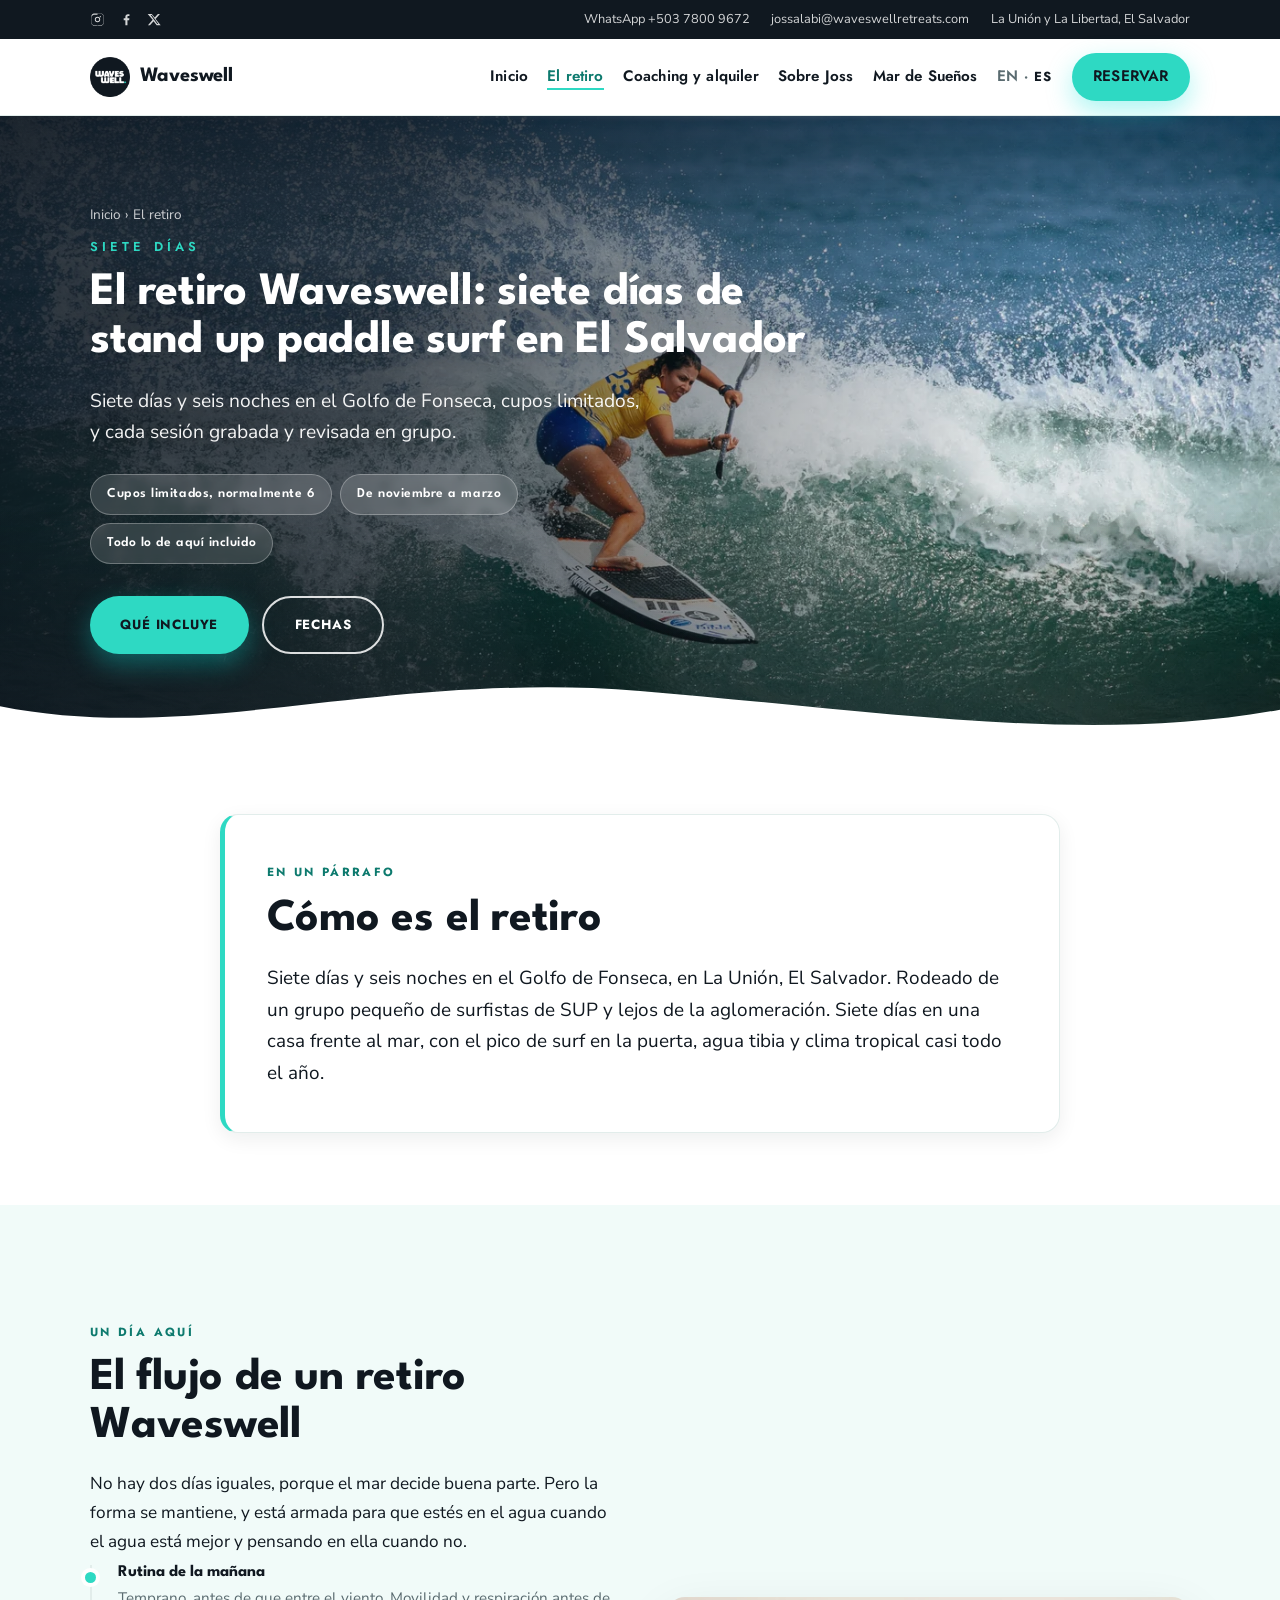
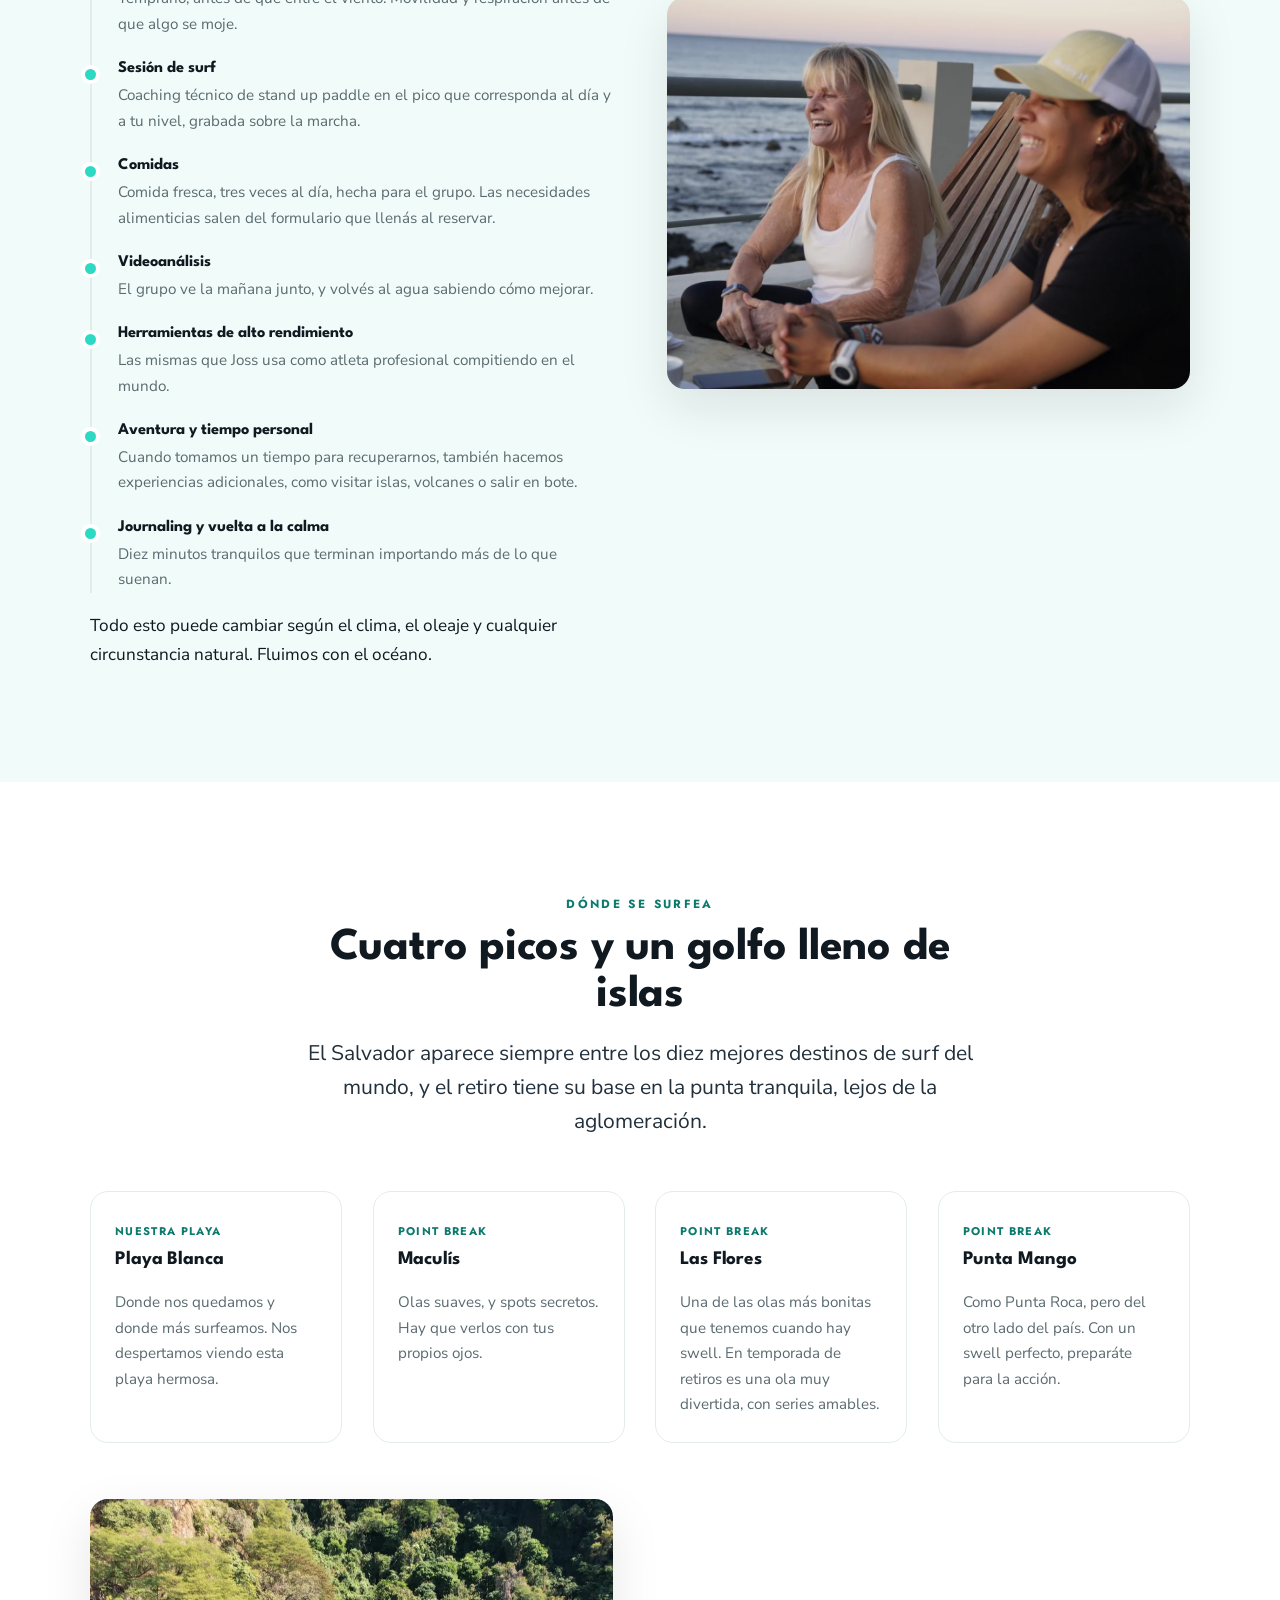
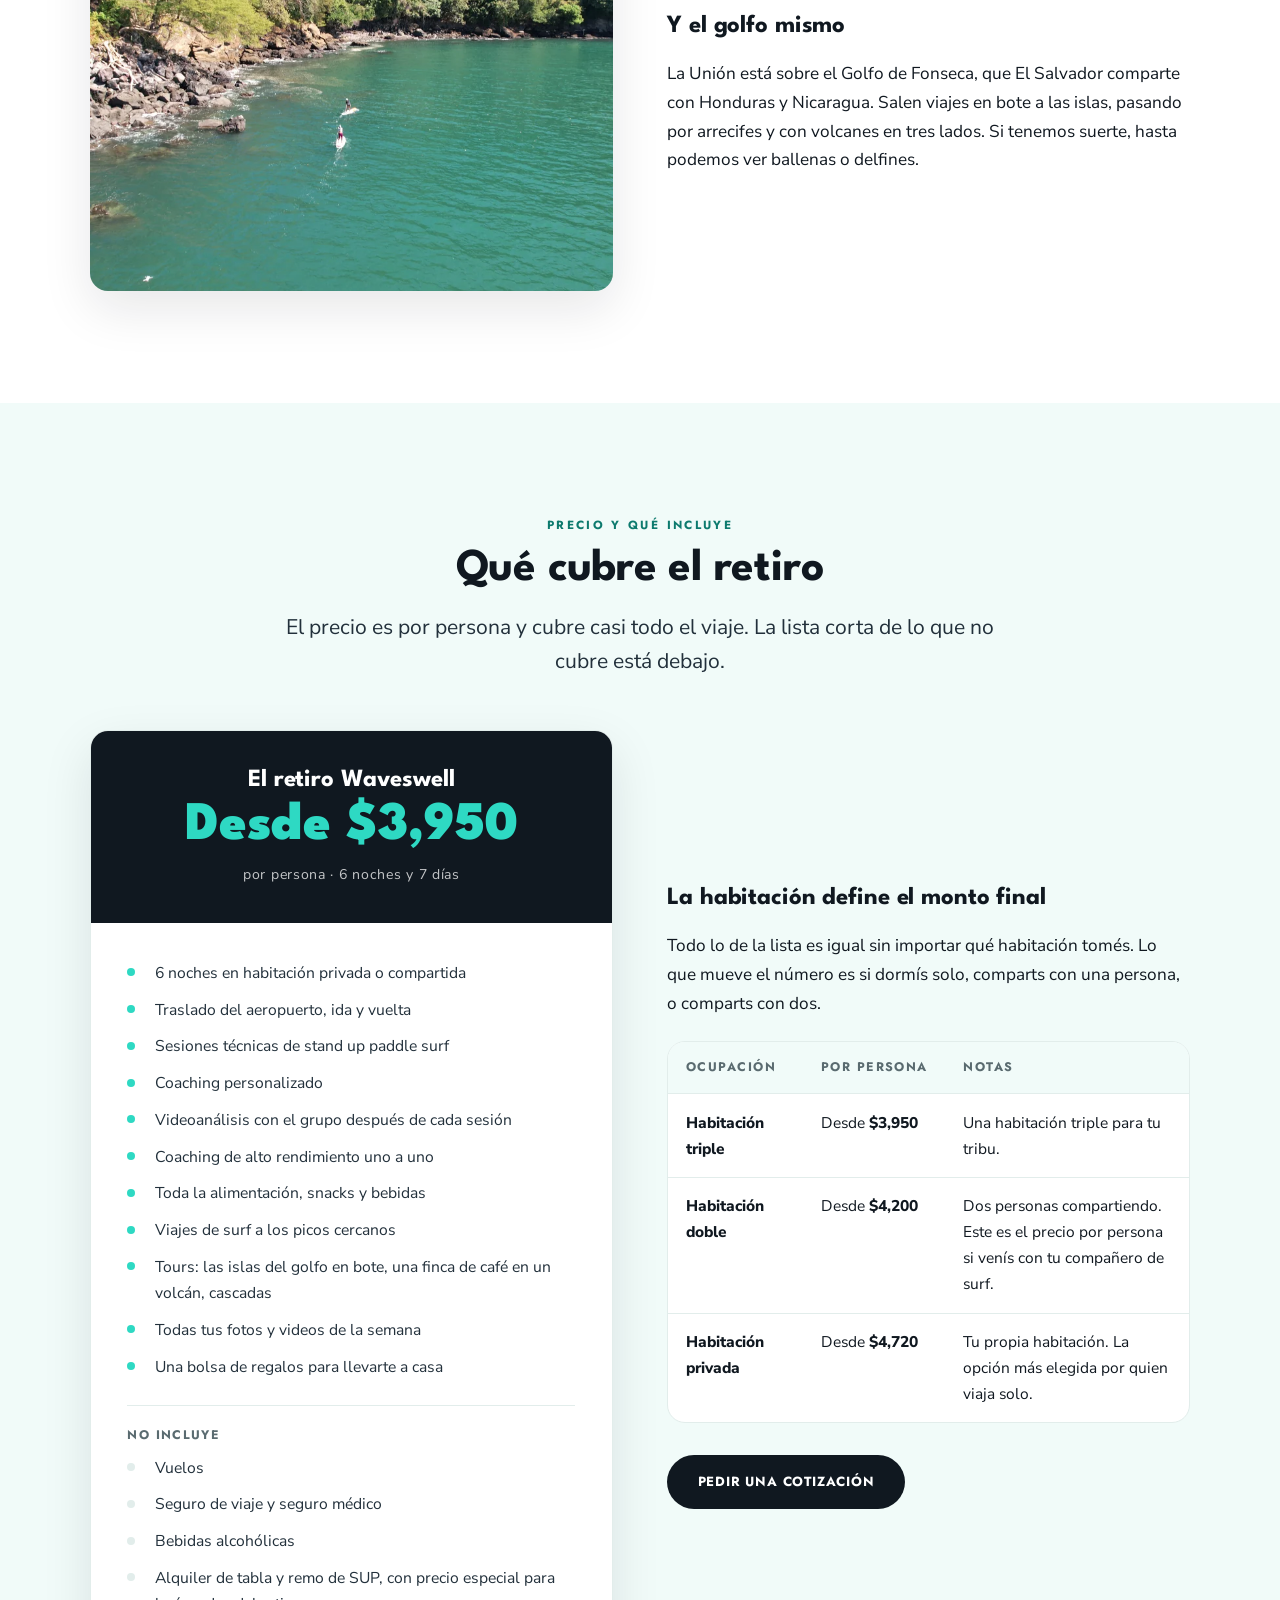
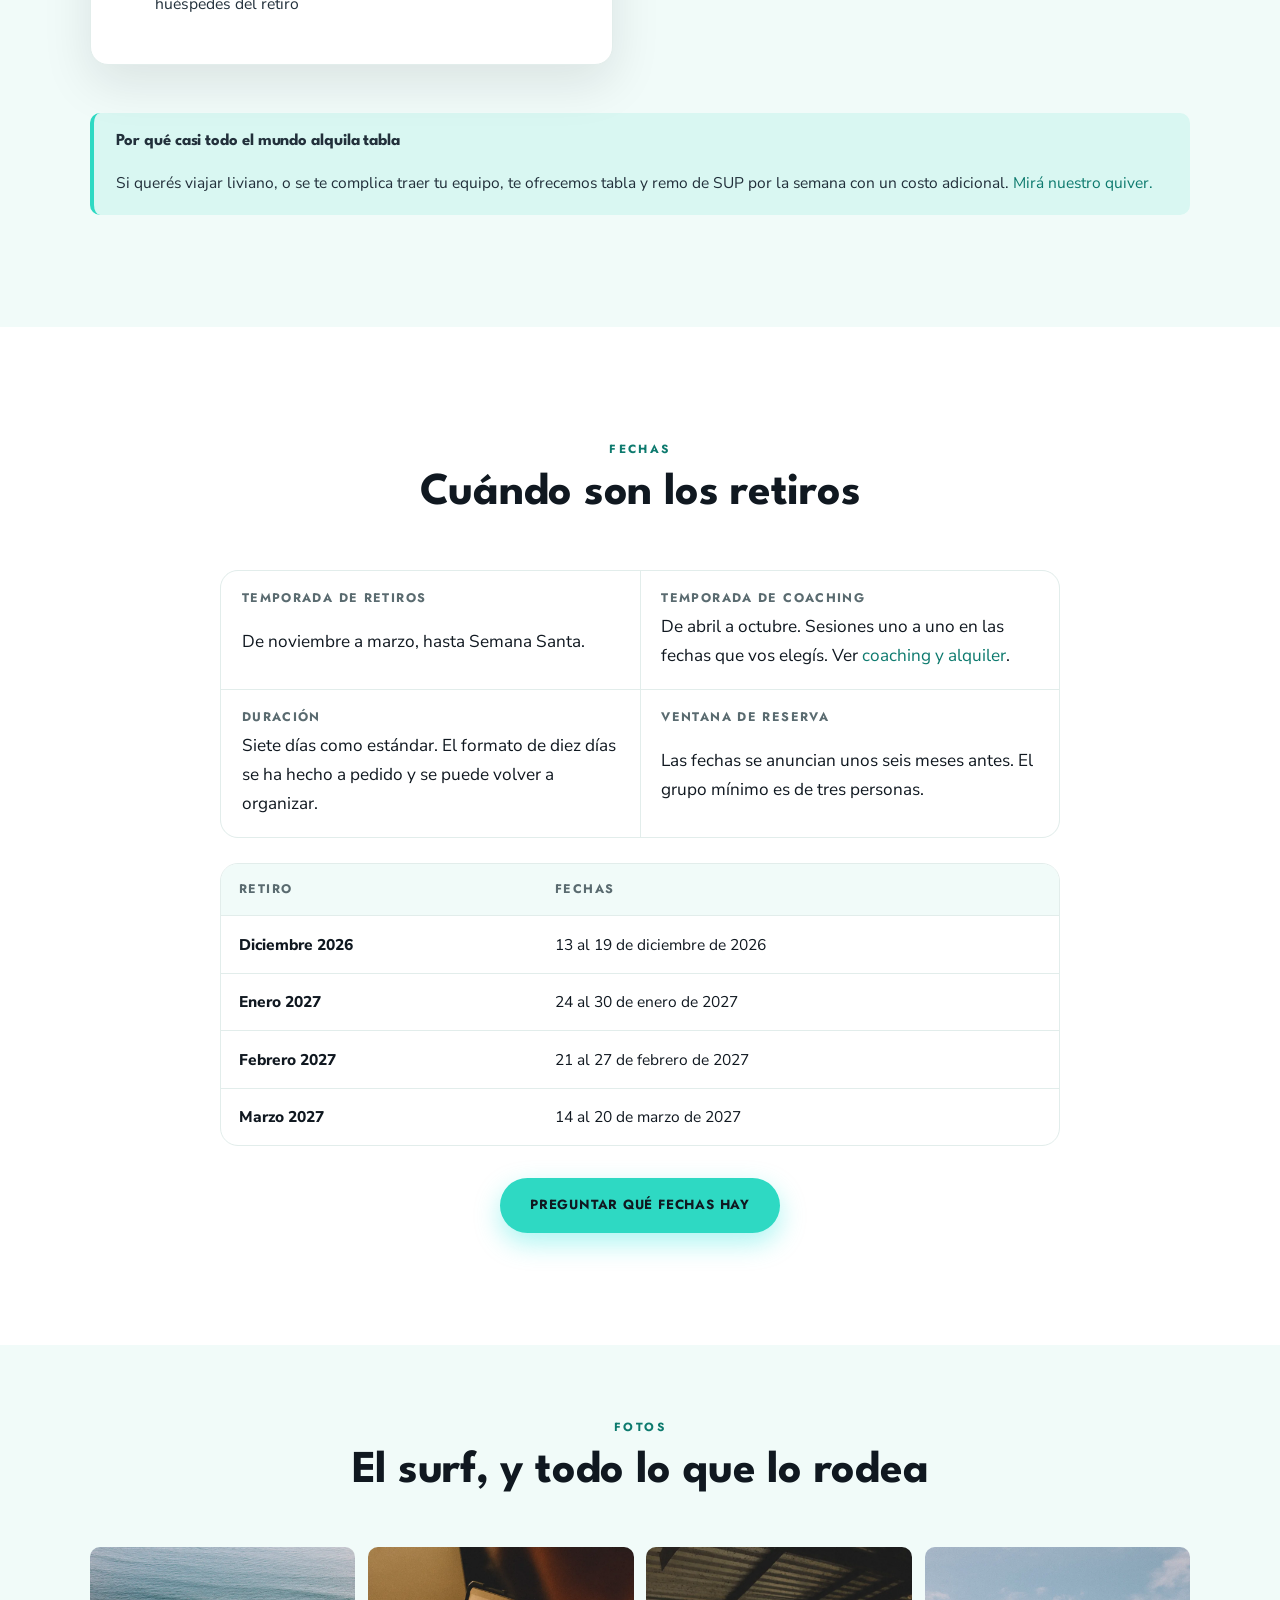
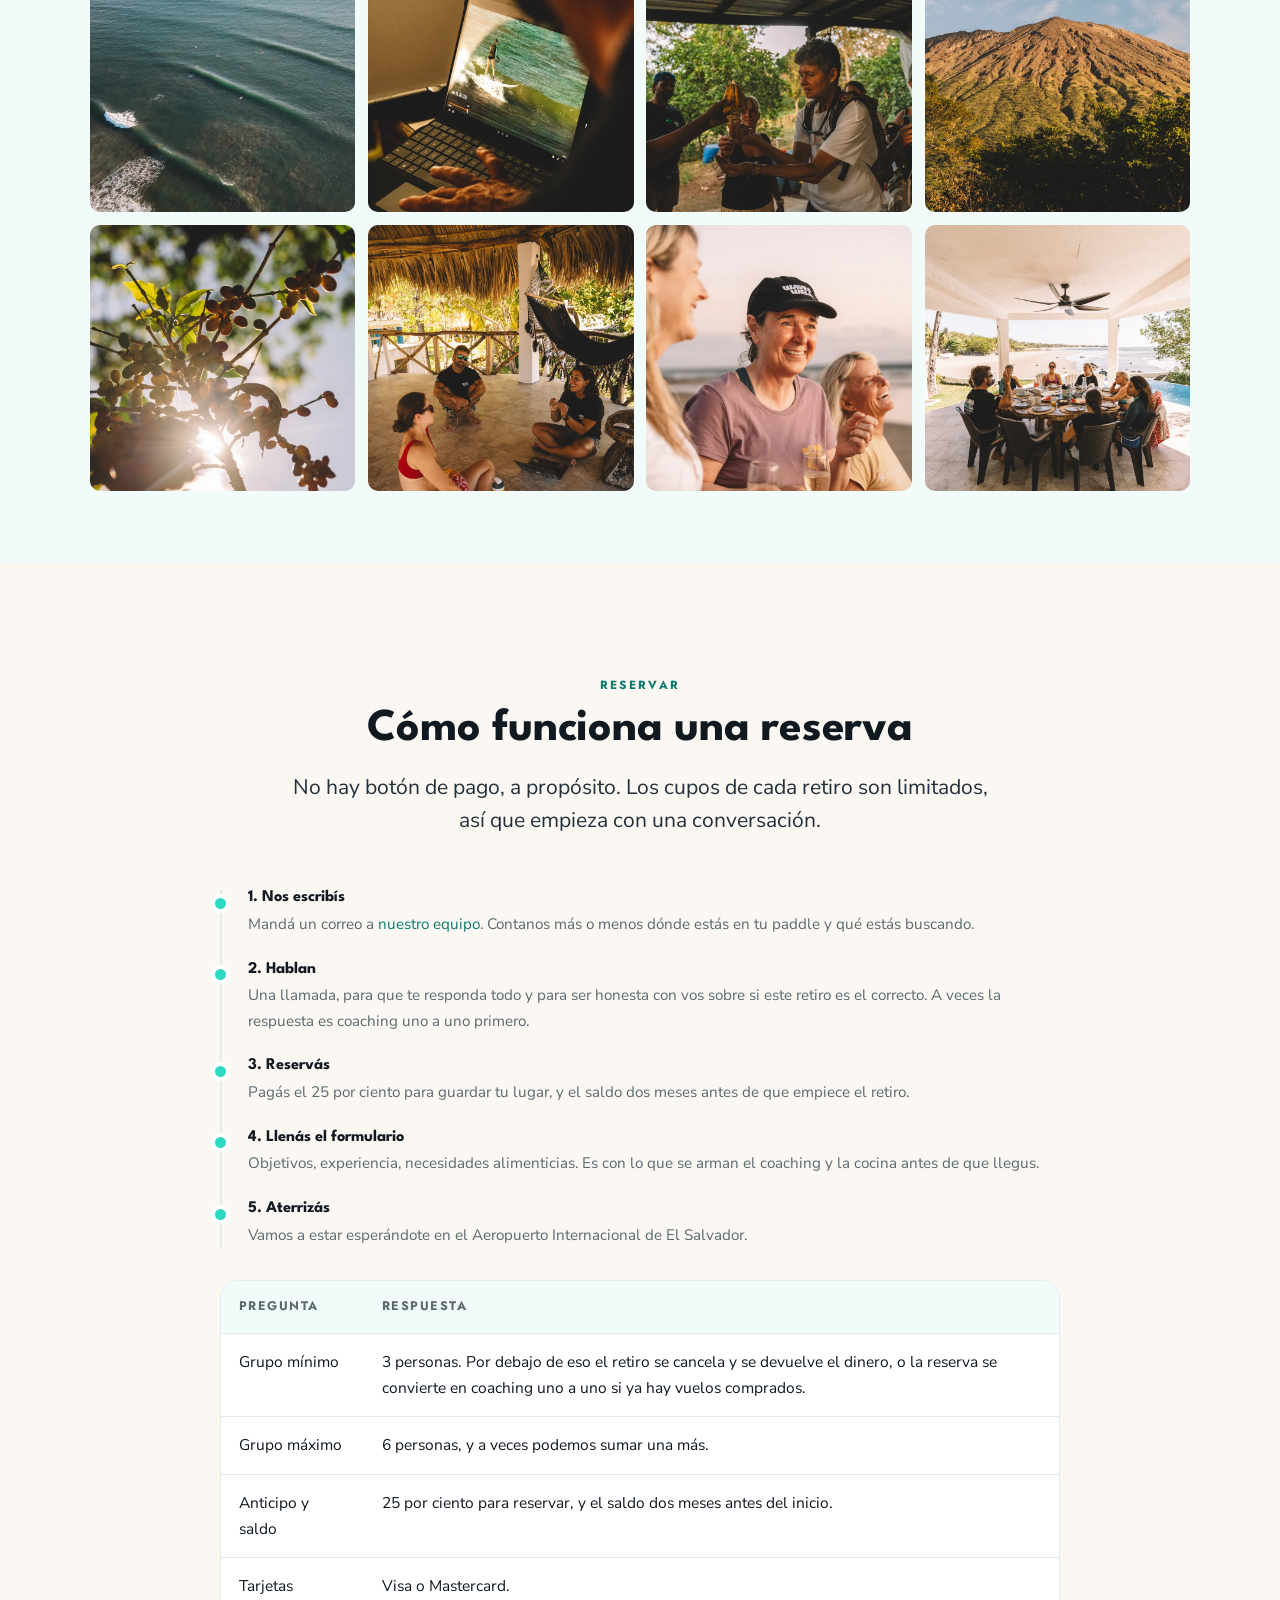
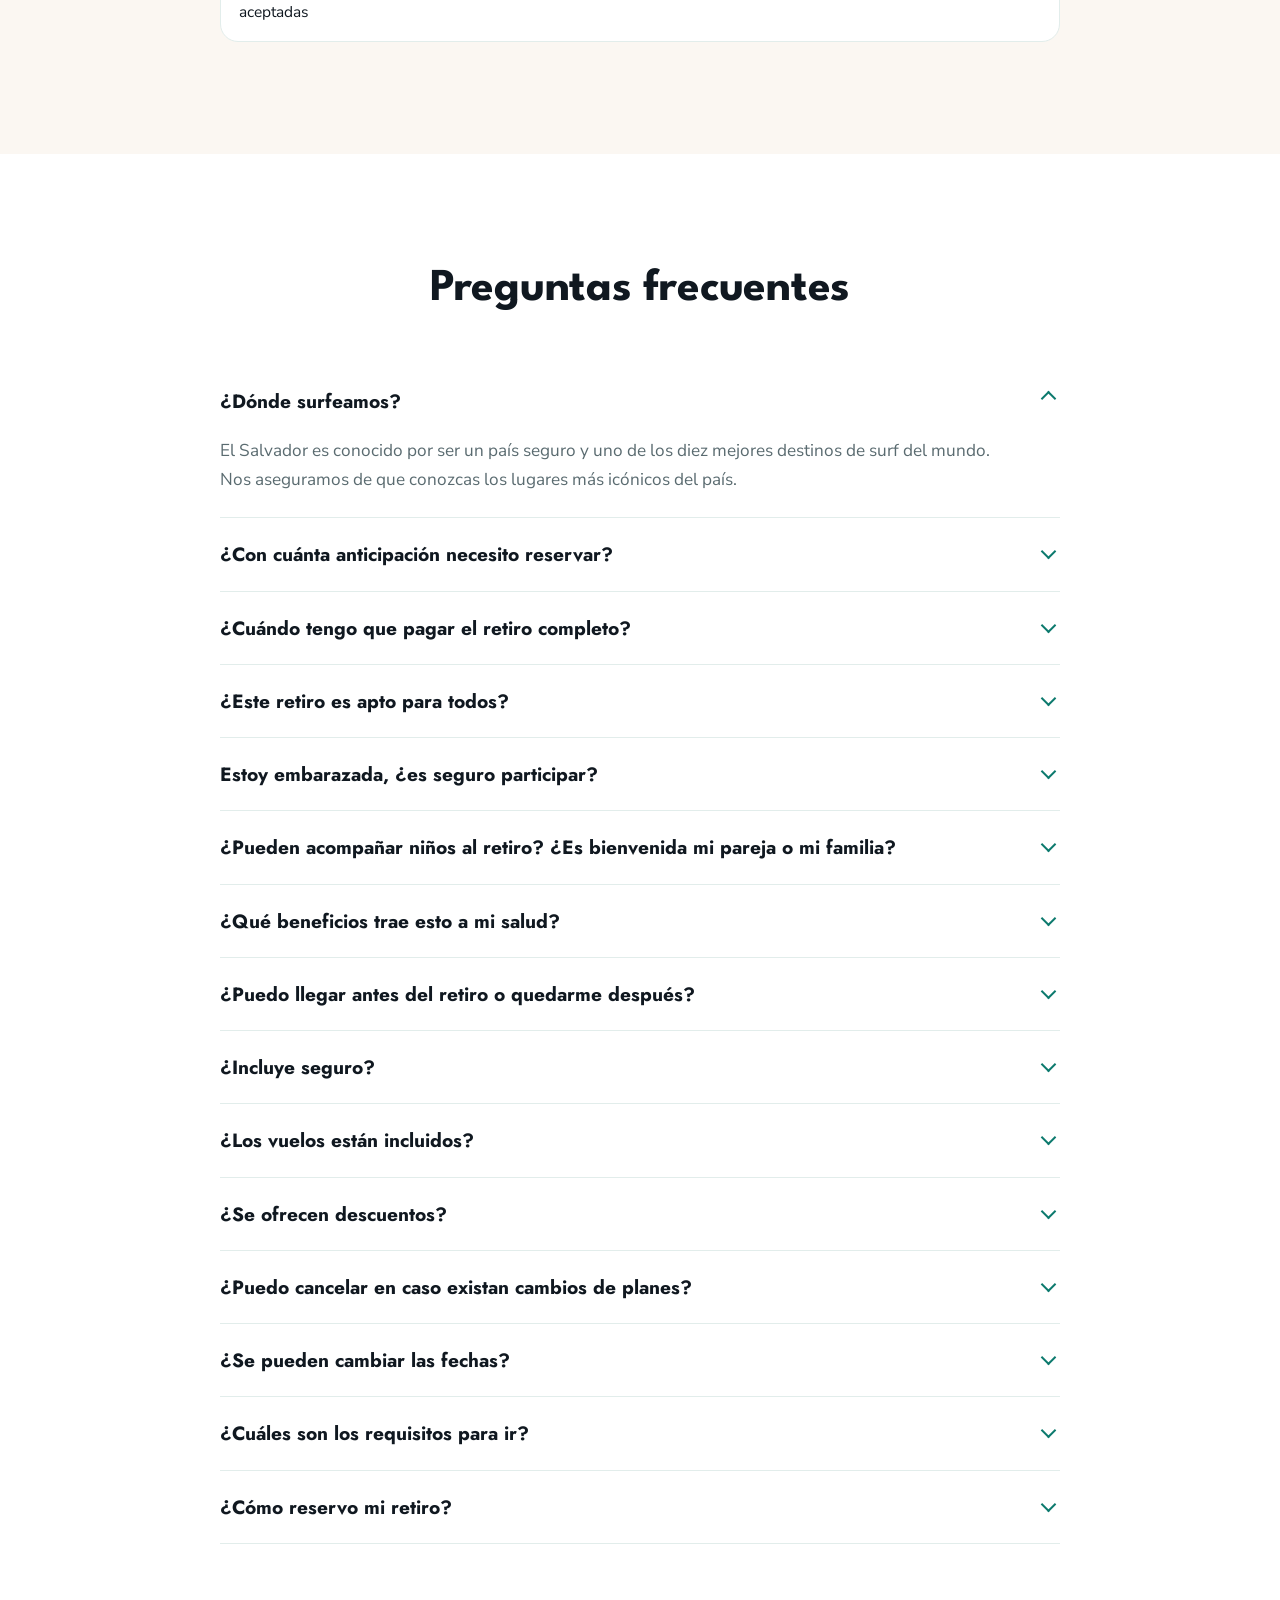
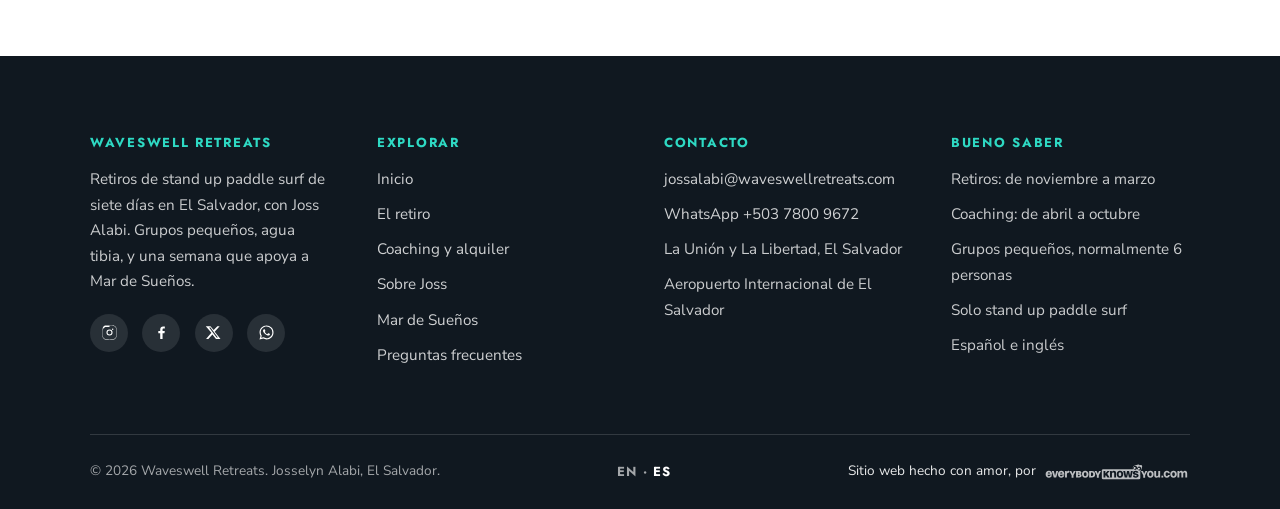
<file: es/retreat.html>
<!DOCTYPE html>
<html lang="es">
<head>
<meta charset="UTF-8">
<meta name="viewport" content="width=device-width, initial-scale=1.0">

<title>Retiro de SUP surf en El Salvador: 7 d&#237;as | Waveswell</title>
<meta name="description" content="Un retiro de SUP surf en El Salvador de siete d&#237;as. Seis noches, cupos limitados. Coaching, videoan&#225;lisis, comidas, tours y traslados incluidos. Ver las fechas.">
<meta name="keywords" content="retiros de SUP surf El Salvador, stand up paddle El Salvador, retiro de stand up paddle El Salvador, retiro de surf El Salvador, paddle surf El Salvador, Punta Mango, Las Flores, Macul&#237;s, Playa Blanca, La Uni&#243;n, Joss Alabi">

<link rel="canonical" href="https://waveswellretreats.com/es/retreat.html">
<link rel="alternate" hreflang="en" href="https://waveswellretreats.com/retreat.html">
<link rel="alternate" hreflang="es" href="https://waveswellretreats.com/es/retreat.html">
<link rel="alternate" hreflang="es-SV" href="https://waveswellretreats.com/es/retreat.html">
<link rel="alternate" hreflang="x-default" href="https://waveswellretreats.com/retreat.html">

<meta property="og:title" content="Retiro de SUP surf en El Salvador: 7 d&#237;as | Waveswell">
<meta property="og:description" content="Un retiro de SUP surf en El Salvador de siete d&#237;as. Seis noches, cupos limitados. Coaching, videoan&#225;lisis, comidas, tours y traslados incluidos. Ver las fechas.">
<meta property="og:type" content="website">
<meta property="og:url" content="https://waveswellretreats.com/es/retreat.html">
<meta property="og:image" content="https://waveswellretreats.com/assets/images/social-share/social-share-waveswell-retreats-waveswellretreats.com.jpg">
<meta property="og:image:width" content="1200">
<meta property="og:image:height" content="630">
<meta property="og:site_name" content="Waveswell Retreats">
<meta property="og:locale" content="es_SV">
<meta name="twitter:card" content="summary_large_image">
<meta name="twitter:site" content="@JossAlabi">
<meta name="twitter:title" content="Retiro de SUP surf en El Salvador: 7 d&#237;as | Waveswell">
<meta name="twitter:description" content="Un retiro de SUP surf en El Salvador de siete d&#237;as. Seis noches, cupos limitados. Coaching, videoan&#225;lisis, comidas, tours y traslados incluidos. Ver las fechas.">
<meta name="twitter:image" content="https://waveswellretreats.com/assets/images/social-share/social-share-waveswell-retreats-waveswellretreats.com.jpg">

<meta name="robots" content="index, follow, max-image-preview:large, max-snippet:-1, max-video-preview:-1">
<meta name="author" content="Josselyn Alabi">
<meta name="theme-color" content="#2ED9C3">
<meta name="geo.region" content="SV">
<meta name="geo.placename" content="La Uni&#243;n, El Salvador">
<meta http-equiv="content-language" content="es">

<link rel="icon" href="../favicon.ico" sizes="any">
<link rel="icon" type="image/png" sizes="32x32" href="../favicon-32x32.png">
<link rel="icon" type="image/png" sizes="16x16" href="../favicon-16x16.png">
<link rel="apple-touch-icon" sizes="180x180" href="../apple-touch-icon.png">
<link rel="manifest" href="../site.webmanifest">
<link rel="alternate" type="text/plain" title="llms.txt" href="https://waveswellretreats.com/llms.txt">
<link rel="preload" as="image" href="../assets/images/hero/joss-alabi-competing-waveswellretreats.com.webp" type="image/webp">

<link rel="preconnect" href="https://fonts.googleapis.com">
<link rel="preconnect" href="https://fonts.gstatic.com" crossorigin>
<link rel="preload" as="style" href="https://fonts.googleapis.com/css2?family=Jost:wght@400;500;600&family=League+Spartan:wght@500;700;900&family=Nunito+Sans:ital,wght@0,400;0,600;0,800;1,400&display=swap">
<link rel="stylesheet" href="https://fonts.googleapis.com/css2?family=Jost:wght@400;500;600&family=League+Spartan:wght@500;700;900&family=Nunito+Sans:ital,wght@0,400;0,600;0,800;1,400&display=swap" media="print" onload="this.media='all'">
<noscript><link rel="stylesheet" href="https://fonts.googleapis.com/css2?family=Jost:wght@400;500;600&family=League+Spartan:wght@500;700;900&family=Nunito+Sans:ital,wght@0,400;0,600;0,800;1,400&display=swap"></noscript>

<link rel="stylesheet" href="../assets/css/tokens.css">
<link rel="stylesheet" href="../assets/css/styles.css">
<script type="application/ld+json">
{"@context":"https://schema.org","@graph":[
 {"@type":"TouristTrip","@id":"https://waveswellretreats.com/es/retreat.html#trip",
  "name":"The Waveswell Retreat","description":"A seven day stand up paddle surf retreat in El Salvador for SUP surfers. Seven days and six nights, limited spots, video analysis of every session and one to one high performance coaching.",
  "touristType":["Stand up paddle surfers","SUP paddlers","Intermediate surfers"],
  "provider":{"@id":"https://waveswellretreats.com/#org"},
  "itinerary":{"@type":"ItemList","itemListElement":[
    {"@type":"ListItem","position":1,"name":"Punta Mango"},
    {"@type":"ListItem","position":2,"name":"Las Flores"},
    {"@type":"ListItem","position":3,"name":"Maculis"},
    {"@type":"ListItem","position":4,"name":"Playa Blanca"},
    {"@type":"ListItem","position":5,"name":"Islas del Golfo de Fonseca"}]},
  "offers":{"@type":"Offer","priceCurrency":"USD","price":"3950","availability":"https://schema.org/InStock","url":"https://waveswellretreats.com/es/retreat.html"}},
 {"@type":"WebPage","@id":"https://waveswellretreats.com/es/retreat.html#page",
  "url":"https://waveswellretreats.com/es/retreat.html","name":"The Waveswell Retreat",
  "inLanguage":"es","isPartOf":{"@id":"https://waveswellretreats.com/#website"},
  "about":{"@id":"https://waveswellretreats.com/#org"},"mainEntity":{"@id":"https://waveswellretreats.com/es/retreat.html#trip"}}]}
</script>
<script type="application/ld+json">
{"@context":"https://schema.org","@type":"FAQPage","@id":"https://waveswellretreats.com/es/retreat.html#faq","inLanguage":"es","mainEntity":[{"@type":"Question","name":"\u00bfD\u00f3nde surfeamos?","acceptedAnswer":{"@type":"Answer","text":"El Salvador es conocido por ser un pa\u00eds seguro y uno de los diez mejores destinos de surf del mundo. Nos aseguramos de que conozcas los lugares m\u00e1s ic\u00f3nicos del pa\u00eds."}},{"@type":"Question","name":"\u00bfCon cu\u00e1nta anticipaci\u00f3n necesito reservar?","acceptedAnswer":{"@type":"Answer","text":"Es necesario reservar con 3 meses de anticipaci\u00f3n o antes, pagando el 25% del monto final cotizado. De lo contrario, depender\u00e1 de la disponibilidad."}},{"@type":"Question","name":"\u00bfCu\u00e1ndo tengo que pagar el retiro completo?","acceptedAnswer":{"@type":"Answer","text":"El pago total debe hacerse dos meses antes de la fecha de inicio."}},{"@type":"Question","name":"\u00bfEste retiro es apto para todos?","acceptedAnswer":{"@type":"Answer","text":"Waveswell es un retiro familiar apto para todos. Las sesiones de surf est\u00e1n armadas para gente que ya practica stand up paddle, y los amigos, hijos y seres queridos que no surfean son muy bienvenidos a acompa\u00f1ar la semana."}},{"@type":"Question","name":"Estoy embarazada, \u00bfes seguro participar?","acceptedAnswer":{"@type":"Answer","text":"Todos nuestros hu\u00e9spedes son siempre bienvenidos, y es responsabilidad de cada visitante consultar con su m\u00e9dico antes de reservar el retiro. Para nosotros ser\u00e1 un gusto ser parte de tu proceso."}},{"@type":"Question","name":"\u00bfPueden acompa\u00f1ar ni\u00f1os al retiro? \u00bfEs bienvenida mi pareja o mi familia?","acceptedAnswer":{"@type":"Answer","text":"Para crear un ambiente familiar, tus hijos y tu pareja son bienvenidos. Si lo necesit\u00e1s, te podemos ayudar a conseguir una \u201cnanita\u201d que cuide a tus hijos. Amigos, ni\u00f1os y seres queridos que no surfean son muy bienvenidos. Escrib\u00edle a Joss y ella te ayuda con un precio para ellos."}},{"@type":"Question","name":"\u00bfQu\u00e9 beneficios trae esto a mi salud?","acceptedAnswer":{"@type":"Answer","text":"Durante el retiro se explican diferentes herramientas de alto rendimiento, buscando impactar positivamente en tu desempe\u00f1o f\u00edsico y mental."}},{"@type":"Question","name":"\u00bfPuedo llegar antes del retiro o quedarme despu\u00e9s?","acceptedAnswer":{"@type":"Answer","text":"Claro que s\u00ed, y te podemos ayudar con el proceso."}},{"@type":"Question","name":"\u00bfIncluye seguro?","acceptedAnswer":{"@type":"Answer","text":"El seguro de viaje o de salud no est\u00e1 incluido. Es altamente recomendado tomarlo antes de venir, porque el SUP surf es un deporte extremo y siempre buscamos estar preparados para cualquier circunstancia."}},{"@type":"Question","name":"\u00bfLos vuelos est\u00e1n incluidos?","acceptedAnswer":{"@type":"Answer","text":"No, los retiros no incluyen vuelos; los hu\u00e9spedes son responsables de cubrir ese costo. Te podemos ayudar a coordinar la log\u00edstica con nuestra agencia de viajes aliada."}},{"@type":"Question","name":"\u00bfSe ofrecen descuentos?","acceptedAnswer":{"@type":"Answer","text":"Desafortunadamente de momento no se ofrecen descuentos, pero pod\u00e9s estar atento a nuestros canales de comunicaci\u00f3n por posibles promociones y descuentos."}},{"@type":"Question","name":"\u00bfPuedo cancelar en caso existan cambios de planes?","acceptedAnswer":{"@type":"Answer","text":"Si el cliente cancela el retiro, no habr\u00e1 reembolso."}},{"@type":"Question","name":"\u00bfSe pueden cambiar las fechas?","acceptedAnswer":{"@type":"Answer","text":"Si el cliente solicita cambiar las fechas 2 meses antes de la fecha inicial del retiro, habr\u00e1 una penalidad del 50% de la cotizaci\u00f3n final. Dentro del mes previo a la fecha inicial, la penalidad ser\u00e1 del 70% de la cotizaci\u00f3n final. Entre 24 y 1 d\u00eda antes de la fecha inicial, la penalidad ser\u00e1 del 100% de la cotizaci\u00f3n final."}},{"@type":"Question","name":"\u00bfCu\u00e1les son los requisitos para ir?","acceptedAnswer":{"@type":"Answer","text":"Necesit\u00e1s poder nadar por tu cuenta, y las sesiones de surf est\u00e1n armadas para gente que ya practica stand up paddle. Tambi\u00e9n recomendamos un seguro de viaje privado que cubra cancelaci\u00f3n del viaje, atenci\u00f3n m\u00e9dica de emergencia y evacuaci\u00f3n m\u00e9dica, y conviene arreglarlo apenas se confirme tu reserva."}},{"@type":"Question","name":"\u00bfC\u00f3mo reservo mi retiro?","acceptedAnswer":{"@type":"Answer","text":"Pon\u00e9te en contacto con Josselyn Alabi por correo a jossalabi@waveswellretreats.com."}}]}
</script>
</head>
<body>
<a class="skip" href="#main">Ir al contenido</a>

<div class="utility">
  <div class="wrap">
    <div class="utility__set utility__socials">
      <a href="https://www.instagram.com/jossalabi/" target="_blank" rel="noopener" aria-label="Instagram"><svg viewBox="0 0 24 24" aria-hidden="true"><path d="M12 2.2c3.2 0 3.6 0 4.9.07 1.2.05 1.8.25 2.2.42.6.22 1 .48 1.4.9.4.4.7.8.9 1.4.2.4.4 1 .4 2.2.1 1.3.1 1.7.1 4.9s0 3.6-.1 4.9c0 1.2-.2 1.8-.4 2.2-.2.6-.5 1-.9 1.4-.4.4-.8.7-1.4.9-.4.2-1 .4-2.2.4-1.3.1-1.7.1-4.9.1s-3.6 0-4.9-.1c-1.2 0-1.8-.2-2.2-.4-.6-.2-1-.5-1.4-.9-.4-.4-.7-.8-.9-1.4-.2-.4-.4-1-.4-2.2C2.2 15.6 2.2 15.2 2.2 12s0-3.6.1-4.9c0-1.2.2-1.8.4-2.2.2-.6.5-1 .9-1.4.4-.4.8-.7 1.4-.9.4-.2 1-.4 2.2-.4C8.4 2.2 8.8 2.2 12 2.2m0 2.1c-3.1 0-3.5 0-4.7.07-1.1.05-1.7.24-2.1.4-.5.2-.9.44-1.3.84-.4.4-.64.8-.84 1.3-.16.4-.35 1-.4 2.1C2.6 8.5 2.6 8.9 2.6 12s0 3.5.06 4.7c.05 1.1.24 1.7.4 2.1.2.5.44.9.84 1.3.4.4.8.64 1.3.84.4.16 1 .35 2.1.4 1.2.06 1.6.06 4.7.06s3.5 0 4.7-.06c1.1-.05 1.7-.24 2.1-.4.5-.2.9-.44 1.3-.84.4-.4.64-.8.84-1.3.16-.4.35-1 .4-2.1.06-1.2.06-1.6.06-4.7s0-3.5-.06-4.7c-.05-1.1-.24-1.7-.4-2.1-.2-.5-.44-.9-.84-1.3-.4-.4-.8-.64-1.3-.84-.4-.16-1-.35-2.1-.4-1.2-.06-1.6-.06-4.7-.06Zm0 3.4a4.3 4.3 0 1 1 0 8.6 4.3 4.3 0 0 1 0-8.6Zm0 7.1a2.8 2.8 0 1 0 0-5.6 2.8 2.8 0 0 0 0 5.6Zm5.5-7.3a1 1 0 1 1-2 0 1 1 0 0 1 2 0Z"/></svg></a>
      <a href="https://www.facebook.com/JossAlabi/" target="_blank" rel="noopener" aria-label="Facebook"><svg viewBox="0 0 24 24" aria-hidden="true"><path d="M13.5 21v-8h2.7l.4-3.1h-3.1V7.9c0-.9.25-1.5 1.55-1.5H16.7V3.6c-.3 0-1.3-.13-2.45-.13-2.4 0-4.05 1.47-4.05 4.18V9.9H7.5V13h2.7v8h3.3Z"/></svg></a>
      <a href="https://twitter.com/JossAlabi" target="_blank" rel="noopener" aria-label="X"><svg viewBox="0 0 24 24" aria-hidden="true"><path d="M17.5 3h3.2l-7 8 8.2 10h-6.4l-5-6.1L4.7 21H1.5l7.5-8.6L1.1 3h6.6l4.5 5.6L17.5 3Zm-1.1 16h1.8L7.7 4.8H5.8L16.4 19Z"/></svg></a>
    </div>
    <div class="utility__set">
      <a href="https://wa.me/50378009672" target="_blank" rel="noopener">WhatsApp +503 7800 9672</a>
      <a href="mailto:jossalabi@waveswellretreats.com">jossalabi@waveswellretreats.com</a>
      <span>La Uni&#243;n y La Libertad, El Salvador</span>
    </div>
  </div>
</div>

<header class="site-header">
  <div class="wrap">
    <a class="brand" href="index.html">
      <img src="../assets/images/logos/logo-waveswell-retreats-waveswellretreats.com.png" alt="Waveswell Retreats" width="40" height="40" style="height:40px;width:40px">
      <span>Waveswell</span>
    </a>
    <button class="nav-toggle" aria-label="Abrir men&#250;" aria-expanded="false" aria-controls="mainnav"><span></span><span></span><span></span></button>
    <nav class="nav" id="mainnav" aria-label="Principal">
      <a href="index.html">Inicio</a>
      <a href="retreat.html" aria-current="page">El retiro</a>
      <a href="coaching.html">Coaching y alquiler</a>
      <a href="about.html">Sobre Joss</a>
      <a href="mar-de-suenos.html">Mar de Sue&#241;os</a>
      <div class="lang"><a href="../retreat.html" hreflang="en">EN</a> &middot; <span class="active">ES</span></div>
      <a class="btn btn--primary btn--sm" href="retreat.html#dates">Reservar</a>
    </nav>
  </div>
</header>

<main id="main">

<section class="hero hero--page">
  <div class="hero__media">
    <img src="../assets/images/hero/joss-alabi-competing-waveswellretreats.com.webp" alt="Joss Alabi haciendo un giro sobre la tabla de stand up paddle, con el remo en ambas manos" fetchpriority="high" width="1400" height="1050">
  </div>
  <div class="wrap">
    <div class="hero__inner">
      <p class="crumbs"><a href="index.html">Inicio</a> &rsaquo; El retiro</p>
      <span class="script">Siete d&#237;as</span>
      <h1>El retiro Waveswell: siete d&#237;as de stand up paddle surf en El Salvador</h1>
      <p class="hero__sub">Siete d&#237;as y seis noches en el Golfo de Fonseca, cupos limitados, y cada sesi&#243;n grabada y revisada en grupo.</p>
      <ul class="hero__facts">
        <li>Cupos limitados, normalmente 6</li>
        <li>De noviembre a marzo</li>
        <li>Todo lo de aqu&#237; incluido</li>
      </ul>
      <div class="btns">
        <a class="btn btn--primary" href="#included">Qu&#233; incluye</a>
        <a class="btn btn--onphoto" href="#dates">Fechas</a>
      </div>
    </div>
  </div>
  <div class="hero__wave"><svg viewBox="0 0 1440 90" preserveAspectRatio="none" aria-hidden="true"><path d="M0,46 C220,92 430,4 720,28 C980,50 1220,92 1440,50 L1440,90 L0,90 Z"></path></svg></div>
</section>

<section class="band band--tight">
  <div class="wrap narrow">
    <div class="answer reveal">
      <span class="eyebrow">En un p&#225;rrafo</span>
      <h2>C&#243;mo es el retiro</h2>
      <p>Siete d&#237;as y seis noches en el Golfo de Fonseca, en La Uni&#243;n, El Salvador. Rodeado de un grupo peque&#241;o de surfistas de SUP y lejos de la aglomeraci&#243;n. Siete d&#237;as en una casa frente al mar, con el pico de surf en la puerta, agua tibia y clima tropical casi todo el a&#241;o.</p>
    </div>
  </div>
</section>

<section class="band band--surface">
  <div class="wrap">
    <div class="split">
      <div class="reveal">
        <span class="eyebrow">Un d&#237;a aqu&#237;</span>
        <h2>El flujo de un retiro Waveswell</h2>
        <p>No hay dos d&#237;as iguales, porque el mar decide buena parte. Pero la forma se mantiene, y est&#225; armada para que est&#233;s en el agua cuando el agua est&#225; mejor y pensando en ella cuando no.</p>
        <ul class="rhythm">
          <li><h4>Rutina de la ma&#241;ana</h4><p>Temprano, antes de que entre el viento. Movilidad y respiraci&#243;n antes de que algo se moje.</p></li>
          <li><h4>Sesi&#243;n de surf</h4><p>Coaching t&#233;cnico de stand up paddle en el pico que corresponda al d&#237;a y a tu nivel, grabada sobre la marcha.</p></li>
          <li><h4>Comidas</h4><p>Comida fresca, tres veces al d&#237;a, hecha para el grupo. Las necesidades alimenticias salen del formulario que llen&#225;s al reservar.</p></li>
          <li><h4>Videoan&#225;lisis</h4><p>El grupo ve la ma&#241;ana junto, y volv&#233;s al agua sabiendo c&#243;mo mejorar.</p></li>
          <li><h4>Herramientas de alto rendimiento</h4><p>Las mismas que Joss usa como atleta profesional compitiendo en el mundo.</p></li>
          <li><h4>Aventura y tiempo personal</h4><p>Cuando tomamos un tiempo para recuperarnos, tambi&#233;n hacemos experiencias adicionales, como visitar islas, volcanes o salir en bote.</p></li>
          <li><h4>Journaling y vuelta a la calma</h4><p>Diez minutos tranquilos que terminan importando m&#225;s de lo que suenan.</p></li>
        </ul>
        <p style="margin-top:1.2rem">Todo esto puede cambiar seg&#250;n el clima, el oleaje y cualquier circunstancia natural. Fluimos con el oc&#233;ano.</p>
      </div>
      <div class="split__media reveal">
        <img src="../assets/images/gallery/one-to-one-coaching-joss-alabi-waveswellretreats.com.webp" alt="Joss Alabi conversando con una hu&#233;sped frente al mar durante una sesi&#243;n uno a uno" loading="lazy" width="1200" height="900">
      </div>
    </div>
  </div>
</section>

<section class="band">
  <div class="wrap">
    <div class="head center reveal">
      <span class="eyebrow">D&#243;nde se surfea</span>
      <h2>Cuatro picos y un golfo lleno de islas</h2>
      <p class="lede">El Salvador aparece siempre entre los diez mejores destinos de surf del mundo, y el retiro tiene su base en la punta tranquila, lejos de la aglomeraci&#243;n.</p>
    </div>
    <div class="grid grid--4">
      <article class="spot reveal"><span class="spot__tag">Nuestra playa</span><h3>Playa Blanca</h3><p>Donde nos quedamos y donde m&#225;s surfeamos. Nos despertamos viendo esta playa hermosa.</p></article>
      <article class="spot reveal"><span class="spot__tag">Point break</span><h3>Macul&#237;s</h3><p>Olas suaves, y spots secretos. Hay que verlos con tus propios ojos.</p></article>
      <article class="spot reveal"><span class="spot__tag">Point break</span><h3>Las Flores</h3><p>Una de las olas m&#225;s bonitas que tenemos cuando hay swell. En temporada de retiros es una ola muy divertida, con series amables.</p></article>
      <article class="spot reveal"><span class="spot__tag">Point break</span><h3>Punta Mango</h3><p>Como Punta Roca, pero del otro lado del pa&#237;s. Con un swell perfecto, prepar&#225;te para la acci&#243;n.</p></article>
    </div>
    <div class="split reveal" style="margin-top:clamp(2rem,1.5rem + 3vw,3.5rem)">
      <div class="split__media">
        <img src="../assets/images/gallery/gallery-5-la-union-islands-waveswellretreats.com.webp" alt="La bah&#237;a turquesa y los acantilados de las islas de La Uni&#243;n, El Salvador" loading="lazy" width="800" height="800">
      </div>
      <div>
        <h3>Y el golfo mismo</h3>
        <p>La Uni&#243;n est&#225; sobre el Golfo de Fonseca, que El Salvador comparte con Honduras y Nicaragua. Salen viajes en bote a las islas, pasando por arrecifes y con volcanes en tres lados. Si tenemos suerte, hasta podemos ver ballenas o delfines.</p>
      </div>
    </div>
  </div>
</section>

<section class="band band--surface" id="included">
  <div class="wrap">
    <div class="head center reveal">
      <span class="eyebrow">Precio y qu&#233; incluye</span>
      <h2>Qu&#233; cubre el retiro</h2>
      <p class="lede">El precio es por persona y cubre casi todo el viaje. La lista corta de lo que no cubre est&#225; debajo.</p>
    </div>
    <div class="split">
      <div class="price reveal">
        <div class="price__top">
          <h3>El retiro Waveswell</h3>
          <div class="price__amount">Desde $3,950</div>
          <span class="price__unit">por persona &middot; 6 noches y 7 d&#237;as</span>
        </div>
        <div class="price__body">
          <ul>
            <li>6 noches en habitaci&#243;n privada o compartida</li>
            <li>Traslado del aeropuerto, ida y vuelta</li>
            <li>Sesiones t&#233;cnicas de stand up paddle surf</li>
            <li>Coaching personalizado</li>
            <li>Videoan&#225;lisis con el grupo despu&#233;s de cada sesi&#243;n</li>
            <li>Coaching de alto rendimiento uno a uno</li>
            <li>Toda la alimentaci&#243;n, snacks y bebidas</li>
            <li>Viajes de surf a los picos cercanos</li>
            <li>Tours: las islas del golfo en bote, una finca de caf&#233; en un volc&#225;n, cascadas</li>
            <li>Todas tus fotos y videos de la semana</li>
            <li>Una bolsa de regalos para llevarte a casa</li>
          </ul>
          <div class="price__excl">
            <h4>No incluye</h4>
            <ul>
              <li>Vuelos</li>
              <li>Seguro de viaje y seguro m&#233;dico</li>
              <li>Bebidas alcoh&#243;licas</li>
              <li>Alquiler de tabla y remo de SUP, con precio especial para hu&#233;spedes del retiro</li>
            </ul>
          </div>
        </div>
      </div>
      <div class="reveal">
        <h3>La habitaci&#243;n define el monto final</h3>
        <p>Todo lo de la lista es igual sin importar qu&#233; habitaci&#243;n tom&#233;s. Lo que mueve el n&#250;mero es si dorm&#237;s solo, comparts con una persona, o comparts con dos.</p>
        <div class="tablewrap" style="margin-top:1.4rem">
          <table class="data">
            <thead><tr><th>Ocupaci&#243;n</th><th>Por persona</th><th>Notas</th></tr></thead>
            <tbody>
              <tr><td><strong>Habitaci&#243;n triple</strong></td><td>Desde <strong>$3,950</strong></td><td>Una habitaci&#243;n triple para tu tribu.</td></tr>
              <tr><td><strong>Habitaci&#243;n doble</strong></td><td>Desde <strong>$4,200</strong></td><td>Dos personas compartiendo. Este es el precio por persona si ven&#237;s con tu compa&#241;ero de surf.</td></tr>
              <tr><td><strong>Habitaci&#243;n privada</strong></td><td>Desde <strong>$4,720</strong></td><td>Tu propia habitaci&#243;n. La opci&#243;n m&#225;s elegida por quien viaja solo.</td></tr>
            </tbody>
          </table>
        </div>
        <div class="btns">
          <a class="btn btn--dark" href="mailto:jossalabi@waveswellretreats.com?subject=Cotizacion%20retiro%20Waveswell">Pedir una cotizaci&#243;n</a>
        </div>
      </div>
    </div>
    <div class="notice reveal" style="margin-top:clamp(2rem,1.5rem + 3vw,3rem)">
      <h3>Por qu&#233; casi todo el mundo alquila tabla</h3>
      <p>Si quer&#233;s viajar liviano, o se te complica traer tu equipo, te ofrecemos tabla y remo de SUP por la semana con un costo adicional. <a href="https://canva.link/a38c5p8ernbfski" target="_blank" rel="noopener">Mir&#225; nuestro quiver.</a></p>
    </div>
  </div>
</section>

<section class="band" id="dates">
  <div class="wrap narrow">
    <div class="head center reveal">
      <span class="eyebrow">Fechas</span>
      <h2>Cu&#225;ndo son los retiros</h2>
    </div>
    <div class="reveal">
      <dl class="facts">
        <div><dt>Temporada de retiros</dt><dd>De noviembre a marzo, hasta Semana Santa.</dd></div>
        <div><dt>Temporada de coaching</dt><dd>De abril a octubre. Sesiones uno a uno en las fechas que vos eleg&#237;s. Ver <a href="coaching.html">coaching y alquiler</a>.</dd></div>
        <div><dt>Duraci&#243;n</dt><dd>Siete d&#237;as como est&#225;ndar. El formato de diez d&#237;as se ha hecho a pedido y se puede volver a organizar.</dd></div>
        <div><dt>Ventana de reserva</dt><dd>Las fechas se anuncian unos seis meses antes. El grupo m&#237;nimo es de tres personas.</dd></div>
      </dl>
      <div class="tablewrap" style="margin-top:1.6rem">
        <table class="data">
          <thead><tr><th>Retiro</th><th>Fechas</th></tr></thead>
          <tbody>
            <tr><td><strong>Diciembre 2026</strong></td><td>13 al 19 de diciembre de 2026</td></tr>
            <tr><td><strong>Enero 2027</strong></td><td>24 al 30 de enero de 2027</td></tr>
            <tr><td><strong>Febrero 2027</strong></td><td>21 al 27 de febrero de 2027</td></tr>
            <tr><td><strong>Marzo 2027</strong></td><td>14 al 20 de marzo de 2027</td></tr>
          </tbody>
        </table>
      </div>
      <div class="btns center">
        <a class="btn btn--primary" href="mailto:jossalabi@waveswellretreats.com?subject=Fechas%20retiro%20Waveswell">Preguntar qu&#233; fechas hay</a>
      </div>
    </div>
  </div>
</section>

<!-- ================= the week in pictures ================= -->
<section class="band band--surface band--tight">
  <div class="wrap">
    <div class="head center reveal">
      <span class="eyebrow">Fotos</span>
      <h2>El surf, y todo lo que lo rodea</h2>
    </div>
    <div class="photogrid reveal">
      <figure><img src="../assets/images/gallery/retreat-1-the-wave-from-above-waveswellretreats.com.webp" alt="Vista a&#233;rea de las olas rompiendo a lo largo de la costa de El Salvador, con una surfista de paddle en una de ellas" loading="lazy" width="900" height="900"></figure>
      <figure><img src="../assets/images/gallery/retreat-2-video-review-waveswellretreats.com.webp" alt="Una hu&#233;sped revisando su sesi&#243;n de surf en la computadora, cuadro por cuadro" loading="lazy" width="900" height="900"></figure>
      <figure><img src="../assets/images/gallery/retreat-3-coffee-farm-visit-waveswellretreats.com.webp" alt="Hu&#233;spedes brindando durante la visita a una finca de caf&#233;" loading="lazy" width="900" height="900"></figure>
      <figure><img src="../assets/images/gallery/retreat-4-volcano-waveswellretreats.com.webp" alt="Un volc&#225;n sobre el bosque, en uno de los tours del retiro" loading="lazy" width="900" height="900"></figure>
      <figure><img src="../assets/images/gallery/retreat-5-coffee-branch-waveswellretreats.com.webp" alt="Granos de caf&#233; madurando en la rama, a contraluz de la tarde" loading="lazy" width="900" height="900"></figure>
      <figure><img src="../assets/images/gallery/retreat-6-afternoon-at-the-house-waveswellretreats.com.webp" alt="Hu&#233;spedes descansando bajo el rancho de la casa entre sesiones" loading="lazy" width="900" height="900"></figure>
      <figure><img src="../assets/images/gallery/retreat-7-sunset-drinks-waveswellretreats.com.webp" alt="Dos hu&#233;spedes riendo juntas con un trago al atardecer" loading="lazy" width="900" height="900"></figure>
      <figure><img src="../assets/images/gallery/retreat-8-dinner-together-waveswellretreats.com.webp" alt="El grupo cenando junto en la mesa larga al lado de la piscina" loading="lazy" width="900" height="900"></figure>
    </div>
  </div>
</section>

<section class="band band--sand">
  <div class="wrap narrow">
    <div class="head center reveal">
      <span class="eyebrow">Reservar</span>
      <h2>C&#243;mo funciona una reserva</h2>
      <p class="lede">No hay bot&#243;n de pago, a prop&#243;sito. Los cupos de cada retiro son limitados, as&#237; que empieza con una conversaci&#243;n.</p>
    </div>
    <div class="reveal">
      <ul class="rhythm">
        <li><h4>1. Nos escrib&#237;s</h4><p>Mand&#225; un correo a <a href="mailto:jossalabi@waveswellretreats.com?subject=Retiro%20Waveswell">nuestro equipo</a>. Contanos m&#225;s o menos d&#243;nde est&#225;s en tu paddle y qu&#233; est&#225;s buscando.</p></li>
        <li><h4>2. Hablan</h4><p>Una llamada, para que te responda todo y para ser honesta con vos sobre si este retiro es el correcto. A veces la respuesta es coaching uno a uno primero.</p></li>
        <li><h4>3. Reserv&#225;s</h4><p>Pag&#225;s el 25 por ciento para guardar tu lugar, y el saldo dos meses antes de que empiece el retiro.</p></li>
        <li><h4>4. Llen&#225;s el formulario</h4><p>Objetivos, experiencia, necesidades alimenticias. Es con lo que se arman el coaching y la cocina antes de que llegus.</p></li>
        <li><h4>5. Aterriz&#225;s</h4><p>Vamos a estar esper&#225;ndote en el Aeropuerto Internacional de El Salvador.</p></li>
      </ul>
      <div class="tablewrap" style="margin-top:2rem">
        <table class="data">
          <thead><tr><th>Pregunta</th><th>Respuesta</th></tr></thead>
          <tbody>
            <tr><td>Grupo m&#237;nimo</td><td>3 personas. Por debajo de eso el retiro se cancela y se devuelve el dinero, o la reserva se convierte en coaching uno a uno si ya hay vuelos comprados.</td></tr>
            <tr><td>Grupo m&#225;ximo</td><td>6 personas, y a veces podemos sumar una m&#225;s.</td></tr>
            <tr><td>Anticipo y saldo</td><td>25 por ciento para reservar, y el saldo dos meses antes del inicio.</td></tr>
            <tr><td>Tarjetas aceptadas</td><td>Visa o Mastercard.</td></tr>
          </tbody>
        </table>
      </div>
    </div>
  </div>
</section>

<section class="band" id="faq" aria-labelledby="faq-title">
  <div class="wrap narrow">
    <div class="head center reveal">
      <h2 id="faq-title">Preguntas frecuentes</h2>
    </div>
    <div class="reveal">
      <details class="faq-item" open>
        <summary>&#191;D&#243;nde surfeamos?</summary>
        <div class="faq-a"><p>El Salvador es conocido por ser un pa&#237;s seguro y uno de los diez mejores destinos de surf del mundo. Nos aseguramos de que conozcas los lugares m&#225;s ic&#243;nicos del pa&#237;s.</p></div>
      </details>
      <details class="faq-item">
        <summary>&#191;Con cu&#225;nta anticipaci&#243;n necesito reservar?</summary>
        <div class="faq-a"><p>Es necesario reservar con 3 meses de anticipaci&#243;n o antes, pagando el 25% del monto final cotizado. De lo contrario, depender&#225; de la disponibilidad.</p></div>
      </details>
      <details class="faq-item">
        <summary>&#191;Cu&#225;ndo tengo que pagar el retiro completo?</summary>
        <div class="faq-a"><p>El pago total debe hacerse dos meses antes de la fecha de inicio.</p></div>
      </details>
      <details class="faq-item">
        <summary>&#191;Este retiro es apto para todos?</summary>
        <div class="faq-a"><p>Waveswell es un retiro familiar apto para todos. Las sesiones de surf est&#225;n armadas para gente que ya practica stand up paddle, y los amigos, hijos y seres queridos que no surfean son muy bienvenidos a acompa&#241;ar la semana.</p></div>
      </details>
      <details class="faq-item">
        <summary>Estoy embarazada, &#191;es seguro participar?</summary>
        <div class="faq-a"><p>Todos nuestros hu&#233;spedes son siempre bienvenidos, y es responsabilidad de cada visitante consultar con su m&#233;dico antes de reservar el retiro. Para nosotros ser&#225; un gusto ser parte de tu proceso.</p></div>
      </details>
      <details class="faq-item">
        <summary>&#191;Pueden acompa&#241;ar ni&#241;os al retiro? &#191;Es bienvenida mi pareja o mi familia?</summary>
        <div class="faq-a"><p>Para crear un ambiente familiar, tus hijos y tu pareja son bienvenidos. Si lo necesit&#225;s, te podemos ayudar a conseguir una &ldquo;nanita&rdquo; que cuide a tus hijos. Amigos, ni&#241;os y seres queridos que no surfean son muy bienvenidos. Escrib&#237;le a Joss y ella te ayuda con un precio para ellos.</p></div>
      </details>
      <details class="faq-item">
        <summary>&#191;Qu&#233; beneficios trae esto a mi salud?</summary>
        <div class="faq-a"><p>Durante el retiro se explican diferentes herramientas de alto rendimiento, buscando impactar positivamente en tu desempe&#241;o f&#237;sico y mental.</p></div>
      </details>
      <details class="faq-item">
        <summary>&#191;Puedo llegar antes del retiro o quedarme despu&#233;s?</summary>
        <div class="faq-a"><p>Claro que s&#237;, y te podemos ayudar con el proceso.</p></div>
      </details>
      <details class="faq-item">
        <summary>&#191;Incluye seguro?</summary>
        <div class="faq-a"><p>El seguro de viaje o de salud no est&#225; incluido. Es altamente recomendado tomarlo antes de venir, porque el SUP surf es un deporte extremo y siempre buscamos estar preparados para cualquier circunstancia.</p></div>
      </details>
      <details class="faq-item">
        <summary>&#191;Los vuelos est&#225;n incluidos?</summary>
        <div class="faq-a"><p>No, los retiros no incluyen vuelos; los hu&#233;spedes son responsables de cubrir ese costo. Te podemos ayudar a coordinar la log&#237;stica con nuestra agencia de viajes aliada.</p></div>
      </details>
      <details class="faq-item">
        <summary>&#191;Se ofrecen descuentos?</summary>
        <div class="faq-a"><p>Desafortunadamente de momento no se ofrecen descuentos, pero pod&#233;s estar atento a nuestros canales de comunicaci&#243;n por posibles promociones y descuentos.</p></div>
      </details>
      <details class="faq-item">
        <summary>&#191;Puedo cancelar en caso existan cambios de planes?</summary>
        <div class="faq-a"><p>Si el cliente cancela el retiro, no habr&#225; reembolso.</p></div>
      </details>
      <details class="faq-item">
        <summary>&#191;Se pueden cambiar las fechas?</summary>
        <div class="faq-a"><p>Si el cliente solicita cambiar las fechas 2 meses antes de la fecha inicial del retiro, habr&#225; una penalidad del 50% de la cotizaci&#243;n final. Dentro del mes previo a la fecha inicial, la penalidad ser&#225; del 70% de la cotizaci&#243;n final. Entre 24 y 1 d&#237;a antes de la fecha inicial, la penalidad ser&#225; del 100% de la cotizaci&#243;n final.</p></div>
      </details>
      <details class="faq-item">
        <summary>&#191;Cu&#225;les son los requisitos para ir?</summary>
        <div class="faq-a"><p>Necesit&#225;s poder nadar por tu cuenta, y las sesiones de surf est&#225;n armadas para gente que ya practica stand up paddle. Tambi&#233;n recomendamos un seguro de viaje privado que cubra cancelaci&#243;n del viaje, atenci&#243;n m&#233;dica de emergencia y evacuaci&#243;n m&#233;dica, y conviene arreglarlo apenas se confirme tu reserva.</p></div>
      </details>
      <details class="faq-item">
        <summary>&#191;C&#243;mo reservo mi retiro?</summary>
        <div class="faq-a"><p>Pon&#233;te en contacto con Josselyn Alabi por correo a <a href="mailto:jossalabi@waveswellretreats.com">jossalabi@waveswellretreats.com</a>.</p></div>
      </details>
    </div>
  </div>
</section>

</main>

<footer class="site-footer">
  <div class="wrap">
    <div class="footer-grid">
      <div>
        <h4>Waveswell Retreats</h4>
        <p>Retiros de stand up paddle surf de siete d&#237;as en El Salvador, con Joss Alabi. Grupos peque&#241;os, agua tibia, y una semana que apoya a Mar de Sue&#241;os.</p>
        <div class="f-socials">
          <a href="https://www.instagram.com/jossalabi/" target="_blank" rel="noopener" aria-label="Instagram"><svg viewBox="0 0 24 24" aria-hidden="true"><path d="M12 2.2c3.2 0 3.6 0 4.9.07 1.2.05 1.8.25 2.2.42.6.22 1 .48 1.4.9.4.4.7.8.9 1.4.2.4.4 1 .4 2.2.1 1.3.1 1.7.1 4.9s0 3.6-.1 4.9c0 1.2-.2 1.8-.4 2.2-.2.6-.5 1-.9 1.4-.4.4-.8.7-1.4.9-.4.2-1 .4-2.2.4-1.3.1-1.7.1-4.9.1s-3.6 0-4.9-.1c-1.2 0-1.8-.2-2.2-.4-.6-.2-1-.5-1.4-.9-.4-.4-.7-.8-.9-1.4-.2-.4-.4-1-.4-2.2C2.2 15.6 2.2 15.2 2.2 12s0-3.6.1-4.9c0-1.2.2-1.8.4-2.2.2-.6.5-1 .9-1.4.4-.4.8-.7 1.4-.9.4-.2 1-.4 2.2-.4C8.4 2.2 8.8 2.2 12 2.2m0 2.1c-3.1 0-3.5 0-4.7.07-1.1.05-1.7.24-2.1.4-.5.2-.9.44-1.3.84-.4.4-.64.8-.84 1.3-.16.4-.35 1-.4 2.1C2.6 8.5 2.6 8.9 2.6 12s0 3.5.06 4.7c.05 1.1.24 1.7.4 2.1.2.5.44.9.84 1.3.4.4.8.64 1.3.84.4.16 1 .35 2.1.4 1.2.06 1.6.06 4.7.06s3.5 0 4.7-.06c1.1-.05 1.7-.24 2.1-.4.5-.2.9-.44 1.3-.84.4-.4.64-.8.84-1.3.16-.4.35-1 .4-2.1.06-1.2.06-1.6.06-4.7s0-3.5-.06-4.7c-.05-1.1-.24-1.7-.4-2.1-.2-.5-.44-.9-.84-1.3-.4-.4-.8-.64-1.3-.84-.4-.16-1-.35-2.1-.4-1.2-.06-1.6-.06-4.7-.06Zm0 3.4a4.3 4.3 0 1 1 0 8.6 4.3 4.3 0 0 1 0-8.6Zm0 7.1a2.8 2.8 0 1 0 0-5.6 2.8 2.8 0 0 0 0 5.6Zm5.5-7.3a1 1 0 1 1-2 0 1 1 0 0 1 2 0Z"/></svg></a>
          <a href="https://www.facebook.com/JossAlabi/" target="_blank" rel="noopener" aria-label="Facebook"><svg viewBox="0 0 24 24" aria-hidden="true"><path d="M13.5 21v-8h2.7l.4-3.1h-3.1V7.9c0-.9.25-1.5 1.55-1.5H16.7V3.6c-.3 0-1.3-.13-2.45-.13-2.4 0-4.05 1.47-4.05 4.18V9.9H7.5V13h2.7v8h3.3Z"/></svg></a>
          <a href="https://twitter.com/JossAlabi" target="_blank" rel="noopener" aria-label="X"><svg viewBox="0 0 24 24" aria-hidden="true"><path d="M17.5 3h3.2l-7 8 8.2 10h-6.4l-5-6.1L4.7 21H1.5l7.5-8.6L1.1 3h6.6l4.5 5.6L17.5 3Zm-1.1 16h1.8L7.7 4.8H5.8L16.4 19Z"/></svg></a>
          <a href="https://wa.me/50378009672" target="_blank" rel="noopener" aria-label="WhatsApp"><svg viewBox="0 0 24 24" aria-hidden="true"><path d="M12.04 2C6.6 2 2.2 6.4 2.2 11.85c0 1.74.46 3.44 1.32 4.94L2.1 22l5.34-1.4a9.8 9.8 0 0 0 4.6 1.17h.01c5.43 0 9.84-4.4 9.84-9.85 0-2.63-1.03-5.1-2.89-6.96A9.78 9.78 0 0 0 12.04 2Zm0 18.02h-.01a8.2 8.2 0 0 1-4.16-1.14l-.3-.18-3.1.81.83-3.02-.2-.31a8.13 8.13 0 0 1-1.25-4.33c0-4.51 3.68-8.18 8.2-8.18a8.13 8.13 0 0 1 5.78 2.4 8.1 8.1 0 0 1 2.4 5.79c0 4.51-3.68 8.16-8.19 8.16Zm4.5-6.11c-.25-.13-1.46-.72-1.68-.8-.23-.09-.39-.13-.55.12-.17.25-.64.8-.78.97-.14.16-.29.18-.53.06-.25-.13-1.04-.39-1.98-1.23-.73-.65-1.23-1.46-1.37-1.71-.14-.25-.02-.38.11-.5.11-.11.25-.29.37-.43.13-.15.17-.25.25-.41.09-.17.04-.31-.02-.44-.06-.12-.55-1.34-.76-1.83-.2-.48-.4-.41-.55-.42h-.47c-.16 0-.42.06-.64.31-.22.25-.84.82-.84 2s.86 2.32.98 2.48c.12.16 1.69 2.58 4.1 3.62.57.25 1.02.39 1.37.5.58.19 1.1.16 1.52.1.46-.07 1.46-.6 1.66-1.18.21-.58.21-1.07.14-1.18-.06-.11-.22-.17-.47-.29Z"/></svg></a>
        </div>
      </div>
      <div>
        <h4>Explorar</h4>
        <ul>
          <li><a href="index.html">Inicio</a></li>
          <li><a href="retreat.html">El retiro</a></li>
          <li><a href="coaching.html">Coaching y alquiler</a></li>
          <li><a href="about.html">Sobre Joss</a></li>
          <li><a href="mar-de-suenos.html">Mar de Sue&#241;os</a></li>
          <li><a href="retreat.html#faq">Preguntas frecuentes</a></li>
        </ul>
      </div>
      <div>
        <h4>Contacto</h4>
        <ul>
          <li><a href="mailto:jossalabi@waveswellretreats.com">jossalabi@waveswellretreats.com</a></li>
          <li><a href="https://wa.me/50378009672" target="_blank" rel="noopener">WhatsApp +503 7800 9672</a></li>
          <li>La Uni&#243;n y La Libertad, El Salvador</li>
          <li>Aeropuerto Internacional de El Salvador</li>
        </ul>
      </div>
      <div>
        <h4>Bueno saber</h4>
        <ul>
          <li>Retiros: de noviembre a marzo</li>
          <li>Coaching: de abril a octubre</li>
          <li>Grupos peque&#241;os, normalmente 6 personas</li>
          <li>Solo stand up paddle surf</li>
          <li>Espa&#241;ol e ingl&#233;s</li>
        </ul>
      </div>
    </div>
    <div class="footer-bottom">
      <span>&copy; 2026 Waveswell Retreats. Josselyn Alabi, El Salvador.</span>
      <div class="lang"><a href="../retreat.html" hreflang="en">EN</a> &middot; <span class="active">ES</span></div>
      <a class="eky-credit" href="https://everybodyknowsyou.com" target="_blank" rel="noopener" aria-label="everybodyknowsyou.com">
        <span class="eky-credit__text">Sitio web hecho con amor, por</span>
        <svg role="img" aria-label="everybodyknowsyou.com" id="Layer_1" data-name="Layer 1" xmlns="http://www.w3.org/2000/svg" viewBox="0 0 1296.95 160.34">
  <defs>
    <style>
            .cls-1 { fill: var(--eky-bg, #ffffff); }
      .cls-2 { fill: var(--eky-fg, currentColor); }
    </style>
  </defs>
  <g>
    <g>
      <g>
        <rect class="cls-2" x="515.16" y="55.21" width="342.62" height="90.52" rx="12" ry="12"/>
        <path class="cls-1" d="M530.13,71.12h16.6v15.46l-.24,6.96h.32l3.32-4.61,15.14-17.81h19.83l-22.02,25.02,22.18,33.68h-19.92l-13.76-20.73-4.86,5.34v15.38h-16.6v-58.69Z"/>
        <path class="cls-1" d="M604.13,71.12v8.01h.32c4.53-6.23,10.53-9.23,18.54-9.23,12.47,0,18.94,7.29,18.94,22.02v37.89h-16.6v-35.3c0-7.69-2.75-10.85-8.58-10.85-7.21,0-11.82,4.7-11.82,12.14v34h-16.6v-58.69h15.79Z"/>
        <path class="cls-1" d="M647.37,100.43c0-17.57,11.09-30.52,29.31-30.52s29.31,12.95,29.31,30.52-11.09,30.6-29.31,30.6-29.31-13.03-29.31-30.6ZM688.66,100.43c0-9.8-3.81-17.16-11.98-17.16s-11.98,7.37-11.98,17.16,3.81,17.24,11.98,17.24,11.98-7.45,11.98-17.24Z"/>
        <path class="cls-1" d="M705.66,71.12h17.57l6.64,35.62c.41,2.02.73,4.86,1.14,6.88h.32l1.21-6.88,6.88-35.62h18.54l7.45,35.62,1.29,6.88h.32l1.05-6.88,5.99-35.62h17.24l-13.28,58.69h-21.53l-6.64-32.38-1.29-6.88h-.32l-1.21,6.88-6.56,32.38h-21.45l-13.36-58.69Z"/>
        <path class="cls-1" d="M791.81,110.79l17-.08c.57,4.78,3.72,7.53,9.31,7.53,4.61,0,7.85-1.7,7.85-5.26,0-2.67-1.78-4.37-5.59-5.26l-14.09-3.24c-8.98-2.02-13.84-7.77-13.84-16.27,0-11.5,8.99-18.3,24.69-18.3,14.65,0,23.56,6.96,23.8,18.05h-17c-.49-3.32-2.67-5.67-7.69-5.67-4.37,0-7.21,1.54-7.21,4.61,0,2.43,1.7,3.81,5.59,4.7l14.09,3.24c9.23,2.1,14.09,8.18,14.09,16.84,0,12.71-10.28,19.35-24.77,19.35-16.19,0-25.99-7.77-26.23-20.24Z"/>
      </g>
      <g>
        <path class="cls-2" d="M918.06,100.39c0-17.57,11.09-30.52,29.31-30.52s29.31,12.95,29.31,30.52-11.09,30.6-29.31,30.6-29.31-13.03-29.31-30.6ZM959.34,100.39c0-9.8-3.81-17.16-11.98-17.16s-11.98,7.37-11.98,17.16,3.81,17.24,11.98,17.24,11.98-7.45,11.98-17.24Z"/>
        <path class="cls-2" d="M1018.85,129.78v-7.85h-.32c-4.61,6.15-10.52,9.07-17.89,9.07-11.98,0-18.46-7.29-18.46-21.94v-37.97h16.6v35.38c0,7.69,2.83,10.77,8.18,10.77,6.56,0,11.09-4.61,11.09-12.63v-33.52h16.6v58.69h-15.79Z"/>
        <path class="cls-2" d="M884.01,109.52l-20.4-38.4h17.84l8.26,17.75c.99,2.06,1.9,4.96,2.89,7.02h.33c.91-2.06,1.82-4.96,2.72-7.02l7.85-17.75h17.51l-20.07,38.57v21.31h-16.93v-21.47Z"/>
      </g>
      <g>
        <path class="cls-2" d="M14.66,100.39c0-17.97,10.85-30.52,29.55-30.52s28.01,12.47,27.36,34.41h-39.35c.89,8.91,4.53,14.01,11.66,14.01,5.67,0,9.31-3,10.44-8.5h16.76c-2.19,13.28-12.31,21.21-26.88,21.21-18.7,0-29.55-12.63-29.55-30.6ZM54.58,92.54c-1.05-6.56-4.78-9.96-10.36-9.96s-9.8,3.64-11.42,9.96h21.78Z"/>
        <path class="cls-2" d="M69.8,71.09h17.49l9.47,35.62c.57,2.02,1.05,4.86,1.62,6.88h.32l1.54-6.88,8.99-35.62h17.16l-17.81,58.69h-21.13l-17.65-58.69Z"/>
        <path class="cls-2" d="M124.69,100.39c0-17.97,10.85-30.52,29.55-30.52s28.01,12.47,27.36,34.41h-39.35c.89,8.91,4.53,14.01,11.66,14.01,5.67,0,9.31-3,10.44-8.5h16.76c-2.19,13.28-12.31,21.21-26.88,21.21-18.7,0-29.55-12.63-29.55-30.6ZM164.61,92.54c-1.05-6.56-4.78-9.96-10.36-9.96s-9.8,3.64-11.42,9.96h21.78Z"/>
        <path class="cls-2" d="M187.44,71.09h15.46v9.47h.32c3.64-7.37,8.74-10.69,15.71-10.69,1.86,0,3.56.24,5.1.81v15.79h-.32c-1.7-.49-3.24-.73-5.18-.73-9.15,0-14.49,5.42-14.49,16.11v27.93h-16.6v-58.69Z"/>
        <path class="cls-2" d="M285.57,71.09h26.15c13.52,0,20.97,5.42,20.97,14.82,0,6.15-3.08,10.36-9.96,12.39v.32c8.02,1.46,12.23,6.23,12.23,13.84,0,10.52-8.42,17.33-21.7,17.33h-27.69v-58.69ZM316.66,88.82c0-3.64-2.02-5.18-6.56-5.18h-7.93v10.77h7.93c4.37,0,6.56-1.86,6.56-5.59ZM318.6,111.24c0-3.81-2.27-5.99-6.88-5.99h-9.55v11.98h9.63c4.45,0,6.8-2.19,6.8-5.99Z"/>
        <path class="cls-2" d="M337.95,100.39c0-17.57,11.09-30.52,29.31-30.52s29.31,12.95,29.31,30.52-11.09,30.6-29.31,30.6-29.31-13.03-29.31-30.6ZM379.24,100.39c0-9.8-3.8-17.16-11.98-17.16s-11.98,7.37-11.98,17.16,3.8,17.24,11.98,17.24,11.98-7.45,11.98-17.24Z"/>
        <path class="cls-2" d="M402.08,71.09h24.13c18.62,0,29.63,10.36,29.63,29.31s-11.01,29.39-29.63,29.39h-24.13v-58.69ZM438.99,100.39c0-10.77-5.83-16.19-13.36-16.19h-6.96v32.46h6.96c7.53,0,13.36-5.51,13.36-16.27Z"/>
        <path class="cls-2" d="M471.04,109.52l-20.4-38.4h17.84l8.26,17.75c.99,2.06,1.9,4.96,2.89,7.02h.33c.91-2.06,1.82-4.96,2.72-7.02l7.85-17.75h17.51l-20.07,38.57v21.31h-16.93v-21.47Z"/>
        <path class="cls-2" d="M245.89,109.52l-20.4-38.4h17.84l8.26,17.75c.99,2.06,1.9,4.96,2.89,7.02h.33c.91-2.06,1.82-4.96,2.72-7.02l7.85-17.75h17.51l-20.07,38.57v21.31h-16.93v-21.47Z"/>
      </g>
    </g>
    <g>
      <g>
        <path class="cls-2" d="M837.89,14.05c5.42-1.65,11.14.47,13.85,5.48.39.72,1.1,1.2,1.88,1.34.7.12,1.52-.2,2.16-.74,4.05-3.38,9.74-3.68,14.06-.7,4.24,2.92,5.92,8.22,4.35,13.25l-6.96,22.26c-2.45,8.46-9.67,14.45-18.27,15.02-8.94.6-17.2-4.68-20.36-13.03-.17-.45-.5-.62-.88-.67s-.66.09-.98.46c-5.78,6.49-15.01,8.59-23.07,5.2-7.59-3.19-12.57-10.83-12.37-19.15.21-8.44,5.67-16.24,13.97-18.77l32.61-9.94ZM844.69,65.73c8.85,1.59,17.31-4.28,18.9-13.13,1.59-8.85-4.28-17.31-13.13-18.9-8.85-1.59-17.31,4.28-18.9,13.13s4.28,17.31,13.13,18.9ZM808.72,59.25c8.85,1.59,17.31-4.28,18.9-13.13,1.59-8.85-4.28-17.31-13.13-18.9-8.85-1.59-17.31,4.28-18.9,13.13-1.59,8.85,4.28,17.31,13.13,18.9Z"/>
        <g>
          <path class="cls-1" d="M850.46,33.7c8.85,1.59,14.72,10.06,13.13,18.9-1.59,8.85-10.06,14.72-18.9,13.13-8.85-1.59-14.72-10.06-13.13-18.9s10.06-14.72,18.9-13.13Z"/>
          <path class="cls-1" d="M814.49,27.22c8.85,1.59,14.72,10.06,13.13,18.9-1.59,8.85-10.06,14.72-18.9,13.13-8.85-1.59-14.72-10.06-13.13-18.9,1.59-8.85,10.06-14.72,18.9-13.13Z"/>
        </g>
      </g>
      <g>
        <g>
          <path class="cls-2" d="M847.57,56.91c-.06-.86-.28-1.56-.42-2.47.64.65,1.19,1.16,1.91,1.66,1.12.79,2.71.42,3.44-.7.73-1.11.45-2.64-.68-3.44-.71-.5-1.52-.66-2.4-1.05,1.54-.53,3.13-1,3.41-2.57.17-.93-.14-1.9-.84-2.43-1.03-.79-2.26-.75-3.22.02-.58.46-1.06.91-1.67,1.49.18-.89.4-1.63.45-2.5.09-1.44-1.09-2.58-2.46-2.58s-2.55,1.17-2.48,2.62c.04.85.33,1.53.43,2.46-.47-.54-.95-.89-1.43-1.33-1.13-1.04-2.8-.99-3.77.19-.91,1.1-.66,2.87.58,3.67.72.46,1.49.65,2.34.99-.88.38-1.73.56-2.45,1.09-1.21.89-1.32,2.65-.36,3.69,1.04,1.12,2.62,1.06,3.73.03l1.46-1.34c-.23.92-.51,1.75-.51,2.68,0,1.41,1.2,2.5,2.56,2.45s2.46-1.22,2.37-2.6Z"/>
          <path class="cls-2" d="M847.57,56.91c.09,1.38-1.03,2.55-2.37,2.6s-2.56-1.05-2.56-2.45c0-.94.27-1.76.51-2.68l-1.46,1.34c-1.12,1.03-2.7,1.09-3.73-.03-.96-1.04-.84-2.8.36-3.69.71-.53,1.56-.71,2.45-1.09-.85-.34-1.62-.53-2.34-.99-1.24-.79-1.49-2.57-.58-3.67.97-1.17,2.64-1.23,3.77-.19.48.45.96.79,1.43,1.33-.1-.93-.38-1.61-.43-2.46-.07-1.44,1.07-2.62,2.48-2.62s2.55,1.14,2.46,2.58c-.05.87-.27,1.6-.45,2.5.61-.58,1.09-1.03,1.67-1.49.96-.77,2.19-.81,3.22-.02.7.54,1,1.5.84,2.43-.28,1.57-1.87,2.04-3.41,2.57.88.39,1.69.54,2.4,1.05,1.13.8,1.41,2.33.68,3.44-.73,1.11-2.32,1.48-3.44.7-.72-.5-1.27-1.01-1.91-1.66.14.92.37,1.62.42,2.47Z"/>
        </g>
        <g>
          <path class="cls-2" d="M810.13,50.42c.09-1.04-.23-1.92-.46-2.9.76.65,1.37,1.38,2.24,1.82,1.23.63,2.73.08,3.32-1.08s.21-2.6-.95-3.29c-.73-.43-1.51-.63-2.28-.94.71-.21,1.29-.46,1.92-.73,1.42-.61,1.98-2.23,1.25-3.55s-2.48-1.69-3.67-.79c-.67.5-1.22,1.01-1.84,1.61.23-1.08.58-2.02.43-3.07-.18-1.23-1.33-2.03-2.49-2.01s-2.27.88-2.4,2.1c-.11,1.04.22,1.91.45,2.98-.52-.57-1.04-.93-1.58-1.42-1.11-1-2.86-.89-3.77.32s-.53,2.95.79,3.67c.74.41,1.47.63,2.23.89-.85.33-1.63.52-2.35.98-1.23.78-1.49,2.47-.66,3.57s2.46,1.35,3.58.48c.64-.49,1.17-.96,1.77-1.57-.22,1.07-.56,1.95-.45,2.98.14,1.28,1.29,2.13,2.5,2.11s2.29-.84,2.41-2.17Z"/>
          <path class="cls-2" d="M810.13,50.42c-.12,1.32-1.24,2.14-2.41,2.17s-2.36-.83-2.5-2.11c-.11-1.03.23-1.91.45-2.98-.6.61-1.13,1.08-1.77,1.57-1.12.87-2.73.66-3.58-.48s-.57-2.79.66-3.57c.72-.46,1.5-.64,2.35-.98-.77-.26-1.49-.48-2.23-.89-1.32-.73-1.68-2.5-.79-3.67s2.66-1.32,3.77-.32c.54.49,1.06.85,1.58,1.42-.23-1.07-.56-1.94-.45-2.98.13-1.22,1.24-2.08,2.4-2.1s2.31.78,2.49,2.01c.15,1.05-.2,1.99-.43,3.07.62-.6,1.17-1.1,1.84-1.61,1.2-.9,2.97-.5,3.67.79s.17,2.93-1.25,3.55c-.63.27-1.21.52-1.92.73.77.32,1.55.51,2.28.94,1.16.68,1.53,2.13.95,3.29s-2.09,1.71-3.32,1.08c-.87-.44-1.48-1.17-2.24-1.82.23.98.55,1.86.46,2.9Z"/>
        </g>
      </g>
    </g>
  </g>
  <g fill="var(--eky-fg, currentColor)">
    <path d="M1046.08,112.99h15.96v16.61h-15.96v-16.61Z"/>
    <path d="M1065.91,100.33c0-17.49,11.29-30.39,29.1-30.39,13.79,0,25.15,8.06,26.36,22.41h-16.85c-.56-5.8-4.03-9.11-9.43-9.11-8.06,0-11.93,7.42-11.93,17.09s3.79,17.17,11.85,17.17c5.4,0,8.95-3.3,9.67-9.67h16.85c-1.13,14.91-12.66,22.97-26.52,22.97-18.14,0-29.1-12.98-29.1-30.47Z"/>
    <path d="M1124.75,100.33c0-17.49,11.04-30.39,29.18-30.39s29.18,12.9,29.18,30.39-11.04,30.47-29.18,30.47-29.18-12.98-29.18-30.47ZM1165.86,100.33c0-9.75-3.79-17.09-11.93-17.09s-11.93,7.33-11.93,17.09,3.79,17.17,11.93,17.17,11.93-7.42,11.93-17.17Z"/>
    <path d="M1204.31,71.15v7.98h.32c4.43-5.97,10.64-9.19,17.9-9.19s12.41,3.14,15.4,9.19h.32c4.92-6.21,10.72-9.19,17.9-9.19,12.58,0,19.27,8.71,19.27,22.81v36.84h-16.53v-34.26c0-7.66-2.34-11.69-8.06-11.69-6.53,0-10.56,5-10.56,12.9v33.05h-16.53v-34.34c0-7.58-2.42-11.61-8.14-11.61-6.61,0-10.48,5.24-10.48,12.9v33.05h-16.53v-58.44h15.72Z"/>
  </g>
</svg>
      </a>
    </div>
  </div>
</footer>

<script src="../assets/js/main.js" defer></script>
</body>
</html>
</file>
<file: assets/css/tokens.css>
/* ============================================================
   tokens.css  ·  waveswellretreats.com
   COLORS + FONTS ONLY. This is the single file to edit to re-skin
   the whole site. Nothing else in the project hard-codes a hex.

   Source of truth: "WAVES WELL 001_R.ai", Josselyn's own brand
   manual. Page 02 defines the palette, page 04 the typefaces.
   ============================================================ */
:root{

  /* ---- Brand palette (from the brand manual, page 02) ------ */
  --accent:        #2ED9C3;   /* PANTONE 333C · RGB 46 217 195 · the Waveswell turquoise */
  --accent-deep:   #0D7A6E;   /* darkened 333C, for readable text and links on white */
  --accent-soft:   #D9F7F2;   /* pale turquoise wash for cards and bands */

  --ink:           #101820;   /* PANTONE BLACK 6C · RGB 16 24 32 · text, footer, dark bands */
  --ink-soft:      #22303B;   /* secondary dark for longer paragraphs */
  --muted:         #5A6B70;   /* secondary text */

  --violet:        #9578D3;   /* PANTONE 243C · RGB 149 120 211 */
  --blossom:       #EDB7E3;   /* PANTONE 243C · RGB 237 183 227 */
  --sun:           #FF5C35;   /* PANTONE 171C · RGB 255 92 53 */
  --sun-soft:      #FFEDE7;

  --bg:            #FFFFFF;   /* page background */
  --surface:       #F1FBF9;   /* alternating section band, cool */
  --sand:          #FBF7F2;   /* warm alternating band */
  --line:          #E2EDEB;   /* hairlines and card borders */

  /* ---- Footer credit colors (read by the EKY logo) --------- */
  --footer-bg:     var(--ink);
  --footer-fg:     #FFFFFF;

  /* ---- Fonts (brand manual, page 04) ----------------------
     The manual assigns three roles: Futurist Extra Heavy for the
     logo and titles, Futura Book for headings and text, Futura
     Condensed Bold for subheads.

     Those Futura files are licensed for print and design work, not
     for serving from a web server, so they are not part of this
     site and must not be uploaded to it. The web build uses open
     faces chosen to match them, compared at equal cap height:

       Futurist Extra Heavy  ->  League Spartan 700 / 900
       Futura Book           ->  Jost 400 / 500 / 600
       Futura Condensed Bold ->  no close open equivalent, so the
                                 subhead role is small tracked caps
                                 in Jost instead

     Body copy is Nunito Sans, not Jost. Geometric faces have a
     small x-height, and long paragraphs read better in a taller,
     more humanist face.                                         */
  --font-display: 'League Spartan', 'Futura', 'Century Gothic', system-ui, sans-serif;
  --font-ui:      'Jost', 'Futura', 'Century Gothic', system-ui, sans-serif;
  --font-body:    'Nunito Sans', 'Segoe UI', system-ui, sans-serif;

  /* ---- Layout ---------------------------------------------- */
  --max:      1180px;
  --max-text: 760px;
  --radius:   18px;
  --radius-s: 10px;
  --shadow:   0 18px 50px rgba(16,24,32,.10);
  --shadow-s: 0 6px 20px rgba(16,24,32,.07);
}
</file>
<file: assets/css/styles.css>
/* ============================================================
   styles.css  ·  waveswellretreats.com
   References tokens.css. Never hard-codes a hex value.
   ============================================================ */

/* ---------- reset ---------- */
*,*::before,*::after{margin:0;padding:0;box-sizing:border-box}
html{scroll-behavior:smooth;-webkit-text-size-adjust:100%}
body{
  font-family:var(--font-body);
  color:var(--ink);
  background:var(--bg);
  font-size:clamp(1rem,.96rem + .2vw,1.075rem);
  line-height:1.68;
  -webkit-font-smoothing:antialiased;
  overflow-x:hidden;
}
img,svg,video{display:block;max-width:100%;height:auto}
a{color:var(--accent-deep);text-decoration:none}
a:hover{text-decoration:underline}
ul,ol{list-style:none}
button{font:inherit;cursor:pointer;border:0;background:none;color:inherit}
:focus-visible{outline:3px solid var(--accent-deep);outline-offset:3px;border-radius:4px}

/* ---------- typography ---------- */
h1,h2,h3,h4{font-family:var(--font-display);font-weight:700;line-height:1.04;letter-spacing:-.005em}
h1{font-size:clamp(2.05rem,1.45rem + 2.7vw,3.6rem)}
h2{font-size:clamp(1.75rem,1.3rem + 2.1vw,2.85rem)}
h3{font-size:clamp(1.2rem,1.05rem + .7vw,1.55rem)}
h4{font-size:1.05rem;letter-spacing:.02em}
p + p{margin-top:1em}
strong{font-weight:800;color:var(--ink)}

/* The brand manual has no script face. Its quiet register is a small,
   widely tracked uppercase line, as used on "HOUSE OF RETREAT WAVES".
   .script keeps its name so existing markup does not have to change. */
.script{
  display:inline-block;
  font-family:var(--font-ui);
  font-weight:600;
  text-transform:uppercase;
  letter-spacing:.32em;
  font-size:clamp(.7rem,.66rem + .18vw,.82rem);
  line-height:1;
  color:var(--accent-deep);
}
.eyebrow{
  font-family:var(--font-ui);
  font-weight:700;
  text-transform:uppercase;
  letter-spacing:.2em;
  font-size:.74rem;
  color:var(--accent-deep);
}
.lede{font-size:clamp(1.08rem,1rem + .45vw,1.32rem);line-height:1.6;color:var(--ink-soft)}
.muted{color:var(--muted)}
.center{text-align:center}
.measure{max-width:var(--max-text);margin-inline:auto}

/* ---------- layout ---------- */
.wrap{max-width:var(--max);margin:0 auto;padding-inline:clamp(1.15rem,4vw,2.5rem)}
.narrow{max-width:920px;margin-inline:auto}
section{position:relative}
.band{padding-block:clamp(3.5rem,2rem + 7vw,7rem)}
.band--tight{padding-block:clamp(2.5rem,1.5rem + 4vw,4.5rem)}
.band--surface{background:var(--surface)}
.band--sand{background:var(--sand)}
.band--ink{background:var(--ink);color:#fff}
.band--ink h2,.band--ink h3{color:#fff}
.band--ink .lede,.band--ink p{color:rgba(255,255,255,.86)}
.band--ink .eyebrow{color:var(--accent)}
.head{max-width:720px;margin-bottom:clamp(2rem,1rem + 3vw,3.25rem)}
.head.center{margin-inline:auto}
.head .eyebrow{display:block;margin-bottom:.7rem}
.head h2 + p{margin-top:1.1rem}

/* ---------- buttons ---------- */
.btn{
  display:inline-flex;align-items:center;justify-content:center;gap:.5rem;
  font-family:var(--font-ui);font-weight:700;
  letter-spacing:.06em;text-transform:uppercase;font-size:.83rem;
  padding:1rem 1.9rem;border-radius:999px;
  transition:transform .18s ease,box-shadow .18s ease,background .18s ease,color .18s ease;
  text-decoration:none;white-space:nowrap;
}
.btn:hover{text-decoration:none;transform:translateY(-2px)}
.btn--primary{background:var(--accent);color:var(--ink);box-shadow:0 10px 26px rgba(13,227,217,.34)}
.btn--primary:hover{box-shadow:0 16px 34px rgba(13,227,217,.44)}
.btn--dark{background:var(--ink);color:#fff}
.btn--dark:hover{background:var(--ink-soft)}
.btn--ghost{border:2px solid currentColor;color:var(--ink)}
.btn--ghost:hover{background:var(--ink);color:#fff;border-color:var(--ink)}
.btn--onphoto{border:2px solid rgba(255,255,255,.85);color:#fff}
.btn--onphoto:hover{background:#fff;color:var(--ink);border-color:#fff}
.btn--sm{padding:.72rem 1.35rem;font-size:.76rem}
.btns{display:flex;flex-wrap:wrap;gap:.85rem;margin-top:2rem}
.btns.center{justify-content:center}

/* ---------- utility top bar ---------- */
.utility{
  background:var(--ink);color:rgba(255,255,255,.82);
  font-size:.8rem;padding-block:.55rem;
}
.utility .wrap{display:flex;flex-wrap:wrap;gap:.6rem 1.5rem;align-items:center;justify-content:space-between}
.utility a{color:rgba(255,255,255,.82)}
.utility a:hover{color:var(--accent);text-decoration:none}
.utility__set{display:flex;flex-wrap:wrap;gap:.6rem 1.35rem;align-items:center}
.utility__socials{display:flex;gap:.85rem;align-items:center}
.utility__socials svg{width:15px;height:15px;fill:currentColor}

/* ---------- header ---------- */
.site-header{
  position:sticky;top:0;z-index:60;
  background:rgba(255,255,255,.94);
  backdrop-filter:blur(10px);
  border-bottom:1px solid var(--line);
}
.site-header .wrap{display:flex;align-items:center;gap:1.25rem;min-height:76px}
.brand{display:flex;align-items:center;gap:.6rem;font-family:var(--font-display);font-weight:700;font-size:1.28rem;letter-spacing:-.01em;color:var(--ink)}
.brand:hover{text-decoration:none}
.brand img{height:42px;width:auto}
.brand__mark{
  width:40px;height:40px;border-radius:50%;
  background:var(--accent);display:grid;place-items:center;
  font-family:var(--font-display);font-weight:700;color:var(--ink);font-size:1rem;
}
.nav{margin-left:auto;display:flex;align-items:center;gap:clamp(.9rem,1.5vw,1.6rem)}
.nav a{
  font-family:var(--font-ui);font-weight:600;font-size:.95rem;
  color:var(--ink);letter-spacing:.01em;white-space:nowrap;
}
.nav a:hover{color:var(--accent-deep);text-decoration:none}
.nav a[aria-current="page"]{color:var(--accent-deep);box-shadow:inset 0 -2px 0 var(--accent)}
.lang{display:flex;align-items:center;gap:.35rem;font-family:var(--font-ui);font-weight:700;font-size:.82rem;letter-spacing:.08em;color:var(--muted)}
.lang a{color:var(--muted)}
.lang a:hover{color:var(--accent-deep);text-decoration:none}
.lang .active{color:var(--ink)}
.nav-toggle{display:none;margin-left:auto;padding:.55rem;border-radius:var(--radius-s)}
.nav-toggle span{display:block;width:24px;height:2px;background:var(--ink);border-radius:2px}
.nav-toggle span + span{margin-top:5px}

@media (max-width:1080px){
  .nav-toggle{display:block}
  .nav{
    position:absolute;top:100%;left:0;right:0;
    flex-direction:column;align-items:flex-start;gap:0;
    background:var(--bg);border-bottom:1px solid var(--line);
    padding:.5rem clamp(1.15rem,4vw,2.5rem) 1.4rem;
    box-shadow:var(--shadow);
    display:none;
  }
  .nav.open{display:flex}
  .nav a{padding:.8rem 0;width:100%;border-bottom:1px solid var(--line);font-size:1.05rem;white-space:normal}
  .nav .btn{margin-top:1rem;width:100%}
  .nav .lang{padding-top:1rem}
}

/* ---------- hero ---------- */
.hero{
  position:relative;
  min-height:clamp(560px,82vh,860px);
  display:flex;align-items:center;
  color:#fff;
  isolation:isolate;
  background:linear-gradient(160deg,var(--ink) 0%,var(--accent-deep) 60%,var(--accent) 130%);
  overflow:hidden;
}
.hero__media{position:absolute;inset:0;z-index:-2;overflow:hidden}
.hero__media img{width:100%;height:100%;object-fit:cover}
/* Left weighted scrim: the headline column stays legible while the right of
   the photograph, where the subject usually is, keeps its real colour. */
.hero::after{
  content:"";position:absolute;inset:0;z-index:-1;
  background:
    linear-gradient(180deg,rgba(16,24,32,.45) 0%,rgba(16,24,32,0) 22%,rgba(16,24,32,0) 62%,rgba(16,24,32,.42) 100%),
    linear-gradient(96deg,rgba(16,24,32,.86) 0%,rgba(16,24,32,.72) 30%,rgba(16,24,32,.34) 56%,rgba(16,24,32,.06) 78%);
}
@media (max-width:900px){
  .hero::after{background:linear-gradient(180deg,rgba(16,24,32,.72) 0%,rgba(16,24,32,.55) 45%,rgba(16,24,32,.78) 100%)}
}
.hero .wrap{padding-block:clamp(4.5rem,3rem + 7vw,7rem);width:100%}
.hero__inner{max-width:640px}
.hero .script{color:var(--accent);display:block;margin-bottom:.9rem}
.hero h1{color:#fff;font-size:clamp(1.95rem,1.35rem + 2.35vw,3.15rem);text-shadow:0 2px 34px rgba(16,24,32,.45)}
.hero__sub{margin-top:1.3rem;font-size:clamp(1.02rem,.98rem + .4vw,1.2rem);line-height:1.6;color:rgba(255,255,255,.94);max-width:46ch;text-shadow:0 1px 20px rgba(16,24,32,.5)}
.hero__facts{
  display:flex;flex-wrap:wrap;gap:.5rem;margin-top:1.7rem;max-width:600px;
}
.hero__facts li{
  font-family:var(--font-display);font-weight:600;font-size:.85rem;
  letter-spacing:.04em;
  padding:.5rem 1rem;border-radius:999px;
  background:rgba(255,255,255,.14);border:1px solid rgba(255,255,255,.28);
  backdrop-filter:blur(4px);
}

/* ---------- wave dividers ----------
   Pattern: the container takes the colour of the section ABOVE, the path takes
   the colour of the section BELOW. The hero variant sits inside the hero and is
   pinned to its bottom edge so it cuts into the photo. */
.wave{display:block;width:100%;line-height:0}
.wave svg{display:block;width:100%;height:clamp(42px,5.5vw,80px)}
.wave path{fill:var(--bg)}

.hero__wave{position:absolute;left:0;right:0;bottom:-1px;z-index:3;line-height:0;pointer-events:none}
.hero__wave svg{display:block;width:100%;height:clamp(46px,6vw,90px)}
.hero__wave path{fill:var(--bg)}

.wave--white-to-surface{background:var(--bg)}
.wave--white-to-surface path{fill:var(--surface)}
.wave--surface-to-white{background:var(--surface)}
.wave--surface-to-white path{fill:var(--bg)}
.wave--white-to-sand{background:var(--bg)}
.wave--white-to-sand path{fill:var(--sand)}

/* ---------- answer / definition block ---------- */
.answer{
  background:var(--bg);border:1px solid var(--line);border-left:5px solid var(--accent);
  border-radius:var(--radius);padding:clamp(1.5rem,1rem + 2vw,2.6rem);
  box-shadow:var(--shadow-s);
}
.answer h2{margin-bottom:.9rem}
.answer p:first-of-type{font-size:1.1em;color:var(--ink)}

/* ---------- generic grids ---------- */
.grid{display:grid;gap:clamp(1.1rem,.6rem + 1.6vw,2rem)}
.grid--2{grid-template-columns:repeat(auto-fit,minmax(300px,1fr))}
.grid--3{grid-template-columns:repeat(auto-fit,minmax(280px,1fr))}
.grid--4{grid-template-columns:repeat(auto-fit,minmax(210px,1fr))}

/* ---------- value cards (the five reasons) ---------- */
.value{
  background:var(--bg);border:1px solid var(--line);border-radius:var(--radius);
  padding:clamp(1.4rem,1rem + 1.2vw,2.1rem);
  box-shadow:var(--shadow-s);
  transition:transform .22s ease,box-shadow .22s ease;
  height:100%;
}
.value:hover{transform:translateY(-5px);box-shadow:var(--shadow)}
.value__n{
  font-family:var(--font-ui);font-weight:700;font-size:.8rem;letter-spacing:.16em;
  color:var(--accent-deep);display:block;margin-bottom:.85rem;
}
.value h3{margin-bottom:.6rem}
.value p{color:var(--muted);font-size:.98rem}

/* ---------- icon tiles (activities) ---------- */
.tile{text-align:center;padding:1.4rem .9rem}
.tile__icon{
  width:76px;height:76px;margin:0 auto 1rem;border-radius:50%;
  background:var(--accent-soft);display:grid;place-items:center;
  transition:transform .22s ease,background .22s ease;
}
.tile:hover .tile__icon{transform:translateY(-4px) scale(1.05);background:var(--accent)}
.tile__icon svg{width:34px;height:34px;stroke:var(--accent-deep);fill:none;stroke-width:1.7;stroke-linecap:round;stroke-linejoin:round}
.tile h4{font-family:var(--font-ui);text-transform:uppercase;letter-spacing:.1em;font-size:.86rem;margin-bottom:.45rem}
.tile p{font-size:.9rem;color:var(--muted);line-height:1.55}

/* ---------- split (image + text) ---------- */
.split{display:grid;gap:clamp(1.6rem,1rem + 3vw,3.5rem);align-items:center;grid-template-columns:repeat(auto-fit,minmax(320px,1fr))}
.split__media{position:relative;border-radius:var(--radius);overflow:hidden;box-shadow:var(--shadow);aspect-ratio:4/3;background:var(--surface)}
.split__media img{width:100%;height:100%;object-fit:cover}
.split--flip .split__media{order:2}
@media (max-width:760px){.split--flip .split__media{order:0}}

/* ---------- fit / not fit ---------- */
.fit{display:grid;gap:1.15rem;grid-template-columns:repeat(auto-fit,minmax(300px,1fr))}
.fit__col{border-radius:var(--radius);padding:clamp(1.4rem,1rem + 1.2vw,2.1rem);border:1px solid var(--line);background:var(--bg)}
.fit__col--yes{border-top:5px solid var(--accent)}
.fit__col--no{border-top:5px solid var(--sun)}
.fit__col h3{margin-bottom:1rem}
.fit__col li{position:relative;padding-left:1.9rem;margin-bottom:.75rem;color:var(--ink-soft);font-size:.98rem}
.fit__col li::before{
  position:absolute;left:0;top:.05em;font-weight:800;font-family:var(--font-display);
}
.fit__col--yes li::before{content:"\2713";color:var(--accent-deep)}
.fit__col--no li::before{content:"\2717";color:var(--sun)}

/* ---------- price card ---------- */
.price{
  background:var(--bg);border:1px solid var(--line);border-radius:var(--radius);
  overflow:hidden;box-shadow:var(--shadow);
}
.price__top{background:var(--ink);color:#fff;padding:clamp(1.5rem,1rem + 1.6vw,2.3rem);text-align:center}
.price__top h3{color:#fff;margin-bottom:.35rem}
.price__amount{font-family:var(--font-display);font-weight:900;font-size:clamp(2.4rem,2rem + 2vw,3.4rem);line-height:1;color:var(--accent)}
.price__unit{display:block;font-family:var(--font-body);font-weight:400;font-size:.88rem;letter-spacing:.05em;color:rgba(255,255,255,.75);margin-top:.6rem}
.price__body{padding:clamp(1.5rem,1rem + 1.6vw,2.3rem)}
.price__body li{position:relative;padding-left:1.75rem;margin-bottom:.65rem;font-size:.98rem;color:var(--ink-soft)}
.price__body li::before{content:"";position:absolute;left:0;top:.55em;width:8px;height:8px;border-radius:50%;background:var(--accent)}
.price__excl{margin-top:1.6rem;padding-top:1.4rem;border-top:1px solid var(--line)}
.price__excl h4{font-family:var(--font-ui);text-transform:uppercase;letter-spacing:.11em;font-size:.78rem;color:var(--muted);margin-bottom:.8rem}
.price__excl li::before{background:var(--line)}

/* ---------- pending marker (build-time only) ---------- */
.pending{
  display:inline-block;font-family:var(--font-body);font-weight:700;
  font-size:.7rem;letter-spacing:.09em;text-transform:uppercase;
  background:var(--sun-soft);color:#8a5410;border:1px dashed var(--sun);
  padding:.2rem .55rem;border-radius:6px;vertical-align:middle;
}

/* ---------- testimonials ---------- */
.quote{
  background:var(--bg);border:1px solid var(--line);border-radius:var(--radius);
  padding:clamp(1.4rem,1rem + 1.2vw,2.1rem);box-shadow:var(--shadow-s);height:100%;
  display:flex;flex-direction:column;
}
.quote__mark{font-family:var(--font-display);font-weight:700;font-size:3.4rem;line-height:.55;color:var(--accent);margin-bottom:.4rem}
.quote p{font-size:.99rem;color:var(--ink-soft);flex:1}
.quote footer{margin-top:1.2rem;padding-top:1rem;border-top:1px solid var(--line)}
.quote cite{font-style:normal;font-family:var(--font-display);font-weight:700;display:block;color:var(--ink)}
.quote span{font-size:.85rem;color:var(--muted)}

/* ---------- season strip ---------- */
.season{display:grid;gap:1.15rem;grid-template-columns:repeat(auto-fit,minmax(290px,1fr))}
.season__card{border-radius:var(--radius);padding:clamp(1.4rem,1rem + 1.2vw,2.1rem);background:rgba(255,255,255,.06);border:1px solid rgba(255,255,255,.16)}
.season__card .eyebrow{display:block;margin-bottom:.6rem}
.season__months{font-family:var(--font-display);font-weight:700;font-size:1.5rem;color:#fff;margin-bottom:.5rem}

/* ---------- gallery ---------- */
/* 3 x 3 mosaic: the first frame takes a 2 x 2 block, the other five fill the
   remaining cells exactly. Six images, nine cells, no gaps. */
.gallery{display:grid;gap:.8rem;grid-template-columns:repeat(3,1fr)}
.gallery figure{border-radius:var(--radius-s);overflow:hidden;background:var(--surface);aspect-ratio:1/1}
.gallery figure:first-child{grid-column:span 2;grid-row:span 2}
@media (max-width:820px){
  .gallery{grid-template-columns:repeat(2,1fr)}
  .gallery figure:first-child{grid-column:span 2;grid-row:auto;aspect-ratio:4/3}
}
.gallery img{width:100%;height:100%;object-fit:cover;transition:transform .5s ease}
.gallery figure:hover img{transform:scale(1.06)}

/* ---------- photo grid (even tiles, any number of images) ---------- */
.photogrid{display:grid;gap:.8rem;grid-template-columns:repeat(4,1fr)}
.photogrid figure{margin:0;border-radius:var(--radius-s);overflow:hidden;background:var(--surface);aspect-ratio:1/1}
.photogrid img{width:100%;height:100%;object-fit:cover;transition:transform .5s ease}
.photogrid figure:hover img{transform:scale(1.06)}
@media (max-width:820px){.photogrid{grid-template-columns:repeat(2,1fr)}}

/* ---------- FAQ ---------- */
.faq-item{border-bottom:1px solid var(--line)}
.faq-item summary{
  list-style:none;cursor:pointer;padding:1.25rem 2.5rem 1.25rem 0;position:relative;
  font-family:var(--font-ui);font-weight:700;font-size:clamp(1.02rem,.98rem + .3vw,1.2rem);
  color:var(--ink);
}
.faq-item summary::-webkit-details-marker{display:none}
.faq-item summary::after{
  content:"";position:absolute;right:.4rem;top:1.75rem;
  width:11px;height:11px;border-right:2px solid var(--accent-deep);border-bottom:2px solid var(--accent-deep);
  transform:rotate(45deg);transition:transform .22s ease;
}
.faq-item[open] summary::after{transform:rotate(-135deg)}
.faq-item summary:hover{color:var(--accent-deep)}
.faq-item .faq-a{padding:0 2.5rem 1.4rem 0;color:var(--muted)}
.faq-item .faq-a p + p{margin-top:.7em}

/* ---------- CTA band ---------- */
.cta{background:var(--accent-soft);border-radius:var(--radius);padding:clamp(1.8rem,1.2rem + 3vw,3.6rem);text-align:center}
.cta h2{margin-bottom:.9rem}
.cta p{max-width:56ch;margin-inline:auto;color:var(--ink-soft)}

/* ---------- video ---------- */
.video{position:relative;border-radius:var(--radius);overflow:hidden;box-shadow:var(--shadow);aspect-ratio:16/9;background:var(--ink)}
.video iframe{position:absolute;inset:0;width:100%;height:100%;border:0}

/* ---------- footer ---------- */
.site-footer{background:var(--footer-bg);color:var(--footer-fg);padding-top:clamp(3rem,2rem + 4vw,5rem)}
.site-footer a{color:rgba(255,255,255,.8)}
.site-footer a:hover{color:var(--accent);text-decoration:none}
.site-footer h4{font-family:var(--font-ui);text-transform:uppercase;letter-spacing:.13em;font-size:.82rem;color:var(--accent);margin-bottom:1.1rem}
.footer-grid{display:grid;gap:clamp(1.8rem,1rem + 3vw,3rem);grid-template-columns:repeat(auto-fit,minmax(230px,1fr))}
.footer-grid p,.footer-grid li{color:rgba(255,255,255,.78);font-size:.95rem}
.footer-grid li{margin-bottom:.6rem}
.f-socials{display:flex;gap:.9rem;margin-top:1.2rem}
.f-socials a{
  width:38px;height:38px;border-radius:50%;display:grid;place-items:center;
  background:rgba(255,255,255,.1);transition:background .2s ease
}
.f-socials a:hover{background:var(--accent)}
.f-socials svg{width:17px;height:17px;fill:#fff}
.f-socials a:hover svg{fill:var(--ink)}
.footer-bottom{
  margin-top:clamp(2.2rem,1.5rem + 3vw,3.5rem);
  border-top:1px solid rgba(255,255,255,.14);
  padding-block:1.6rem;
  display:flex;flex-wrap:wrap;gap:1rem 1.6rem;align-items:center;justify-content:space-between;
  font-size:.85rem;color:rgba(255,255,255,.62);
}
.footer-bottom .lang{color:rgba(255,255,255,.62)}
.footer-bottom .lang a{color:rgba(255,255,255,.62)}
.footer-bottom .lang .active{color:#fff}

/* ---------- EKY credit ---------- */
.eky-credit{
  display:inline-flex;align-items:center;gap:.5rem;
  margin-top:0;text-decoration:none;
  font-family:var(--font-body);font-size:.85rem;
  color:var(--footer-fg);opacity:.9;
}
.eky-credit:hover{opacity:1;text-decoration:none}
.eky-credit__text{color:var(--footer-fg)}
.eky-credit svg{--eky-bg:var(--footer-bg);height:18px;width:auto;display:block}

/* ---------- testimonials: featured video beside its quote ----------
   Row 1 is Sherry: her clip on the left, her written quote on the right.
   Row 2 is the other two quotes. The clip is portrait, so the column is
   capped rather than fluid, otherwise it grows taller than the text. */
.testi-lead{
  display:grid;grid-template-columns:minmax(0,300px) minmax(0,1fr);
  gap:clamp(1.4rem,1rem + 1.8vw,2.4rem);align-items:center;
  margin-bottom:clamp(1.1rem,.6rem + 1.6vw,2rem);
}
.testi-lead__video{margin:0}
.testi-lead__video video{
  display:block;width:100%;height:auto;border-radius:var(--radius);
  background:var(--ink);box-shadow:var(--shadow);
}
.testi-lead__video figcaption{
  margin-top:.75rem;font-family:var(--font-body);font-size:.88rem;
  color:var(--muted);text-align:center;
}
.testi-lead__quote{height:auto}

@media (max-width:780px){
  .testi-lead{grid-template-columns:1fr}
  .testi-lead__video{max-width:320px;margin:0 auto}
}

/* ---------- pillar list (Mar de Suenos) ---------- */
ul.pillars{list-style:none;margin:1rem 0 0;padding:0}
ul.pillars li{
  position:relative;padding-left:1.1rem;margin-bottom:.75rem;
  font-family:var(--font-body);line-height:1.6;
}
ul.pillars li::before{
  content:"";position:absolute;left:0;top:.62em;
  width:6px;height:6px;border-radius:50%;background:var(--accent);
}
ul.pillars strong{font-family:var(--font-ui);font-weight:600;color:var(--ink)}

/* ---------- pull quote ---------- */
.pullquote{
  margin:clamp(1.6rem,1.2rem + 1.5vw,2.4rem) 0 0;padding:0 0 0 1.2rem;
  border-left:3px solid var(--accent);
}
.pullquote p{
  margin:0;font-family:var(--font-display);font-weight:500;
  font-size:clamp(1.15rem,1.02rem + .6vw,1.5rem);line-height:1.35;color:var(--ink);
}

/* ---------- scroll reveal ---------- */
.reveal{opacity:0;transform:translateY(20px);transition:opacity .6s ease,transform .6s ease}
.reveal.in{opacity:1;transform:none}
@media (prefers-reduced-motion:reduce){
  .reveal{opacity:1;transform:none;transition:none}
  html{scroll-behavior:auto}
  *{animation:none!important;transition:none!important}
}

/* ---------- misc ---------- */
.skip{position:absolute;left:-9999px}
.skip:focus{left:1rem;top:1rem;z-index:200;background:var(--accent);color:var(--ink);padding:.75rem 1.2rem;border-radius:var(--radius-s)}
.sr-only{position:absolute;width:1px;height:1px;padding:0;margin:-1px;overflow:hidden;clip:rect(0,0,0,0);white-space:nowrap;border:0}

/* ---------- small screens: the utility bar repeats what the footer already
     says, and it costs a lot of vertical space above the fold ---------- */
@media (max-width:760px){
  .utility{display:none}
  .hero{min-height:auto}
  .hero .wrap{padding-block:clamp(3.5rem,2rem + 8vw,5rem)}
  .hero__facts li{font-size:.8rem;padding:.45rem .85rem}
  }

/* ---------- heading to paragraph rhythm ----------
   Section bodies that are not wrapped in .head still need air under the
   heading. Without this an h2 sits directly on top of its first line. */
h2 + p, h3 + p, h2 + .lede, h3 + .lede, h2 + ul, h2 + .fit{margin-top:1.25rem}
.eyebrow + h2, .eyebrow + h3{margin-top:.6rem}
.split > div > p + .btns{margin-top:1.8rem}

/* ---------- compact page hero (subpages) ---------- */
.hero--page{min-height:clamp(380px,52vh,560px)}
.hero--page .wrap{padding-block:clamp(3.5rem,2.5rem + 5vw,5.5rem)}
.hero--page h1{font-size:clamp(1.85rem,1.3rem + 2.1vw,2.9rem)}
.hero--page .hero__inner{max-width:720px}

/* ---------- breadcrumb ---------- */
.crumbs{font-size:.85rem;color:rgba(255,255,255,.78);margin-bottom:.9rem}
.crumbs a{color:rgba(255,255,255,.78)}
.crumbs a:hover{color:#fff}

/* ---------- tables ---------- */
.tablewrap{overflow-x:auto;border:1px solid var(--line);border-radius:var(--radius);background:var(--bg)}
table.data{width:100%;border-collapse:collapse;min-width:520px;font-size:.97rem}
table.data th,table.data td{padding:.95rem 1.1rem;text-align:left;border-bottom:1px solid var(--line);vertical-align:top}
table.data thead th{
  font-family:var(--font-ui);font-weight:700;font-size:.78rem;letter-spacing:.12em;
  text-transform:uppercase;color:var(--muted);background:var(--surface);white-space:nowrap
}
table.data tbody tr:last-child td{border-bottom:0}
table.data td strong{font-variant-numeric:tabular-nums}

/* ---------- day rhythm ---------- */
.rhythm{border-left:2px solid var(--line);padding-left:1.6rem;margin-top:.5rem}
.rhythm li{position:relative;padding-bottom:1.5rem}
.rhythm li:last-child{padding-bottom:0}
.rhythm li::before{
  content:"";position:absolute;left:-2.02rem;top:.45em;width:11px;height:11px;border-radius:50%;
  background:var(--accent);box-shadow:0 0 0 4px var(--bg)
}
.rhythm h4{font-size:1.02rem;letter-spacing:0;margin-bottom:.3rem;text-transform:none}
.rhythm p{color:var(--muted);font-size:.95rem}

/* ---------- fact list (two column key/value) ---------- */
.facts{display:grid;gap:1px;background:var(--line);border:1px solid var(--line);border-radius:var(--radius);overflow:hidden}
.facts div{background:var(--bg);padding:1.1rem 1.3rem;display:grid;gap:.25rem}
.facts dt{font-family:var(--font-ui);font-weight:700;font-size:.78rem;letter-spacing:.11em;text-transform:uppercase;color:var(--muted)}
.facts dd{color:var(--ink)}
@media (min-width:700px){.facts{grid-template-columns:1fr 1fr}}

/* ---------- spot cards ---------- */
.spot{background:var(--bg);border:1px solid var(--line);border-radius:var(--radius);padding:1.5rem;height:100%}
.spot h3{margin-bottom:.5rem;font-size:1.2rem}
.spot p{color:var(--muted);font-size:.95rem}
.spot__tag{display:inline-block;font-family:var(--font-ui);font-weight:700;font-size:.7rem;letter-spacing:.12em;text-transform:uppercase;color:var(--accent-deep);margin-bottom:.6rem}

/* ---------- timeline (competition record) ---------- */
.timeline{border-left:2px solid var(--line);padding-left:1.8rem;max-width:760px}
.timeline > li{position:relative;padding-bottom:1.7rem}
.timeline > li:last-child{padding-bottom:0}
.timeline > li::before{content:"";position:absolute;left:-2.22rem;top:.4em;width:13px;height:13px;border-radius:50%;background:var(--bg);border:3px solid var(--accent)}
.timeline .yr{font-family:var(--font-display);font-weight:700;color:var(--accent-deep);font-size:1.05rem;display:block;margin-bottom:.3rem}
.timeline > li > p{color:var(--ink-soft);font-size:.98rem;margin-bottom:.5rem}

/* one line per competition inside a year */
.timeline .events{list-style:none;margin:0;padding:0}
.timeline .events > li{position:relative;padding:.2rem 0 .2rem 1.05rem;font-size:.95rem;line-height:1.5}
.timeline .events > li::before{
  content:"";position:absolute;left:0;top:.78em;
  width:5px;height:5px;border-radius:50%;background:var(--accent)
}
.timeline .events .ev{font-weight:600;color:var(--ink)}
.timeline .events a.ev{color:var(--ink);text-decoration:none;border-bottom:1px solid var(--line)}
.timeline .events a.ev:hover,.timeline .events a.ev:focus-visible{border-bottom-color:var(--accent);color:var(--accent-deep)}
.timeline .events .res{color:var(--muted)}
.timeline .events .res::before{content:"\00a0\00b7\00a0"}

/* ---------- logo wall ---------- */
.logowall{display:flex;flex-wrap:wrap;gap:.6rem 1.6rem;align-items:center;justify-content:center;margin-top:1.6rem}
.logowall span{
  font-family:var(--font-ui);font-weight:600;letter-spacing:.09em;text-transform:uppercase;
  font-size:.86rem;color:var(--muted);padding:.5rem .95rem;border:1px solid var(--line);border-radius:999px;background:var(--bg)
}

/* ---------- notice ---------- */
.notice{
  border-left:4px solid var(--accent);background:var(--accent-soft);
  padding:1.2rem 1.4rem;border-radius:var(--radius-s);font-size:.97rem;color:var(--ink-soft)
}
.notice--warn{border-left-color:var(--sun);background:var(--sun-soft)}
.notice h3{font-size:1.05rem;margin-bottom:.45rem}


/* ============================================================
   BRAND DEVICES, taken from WAVES WELL 001_R.ai
   ============================================================ */

/* ---- the drip -------------------------------------------------
   Page 03 of the manual uses a solid colour block whose bottom edge
   is a scalloped wave with drips hanging from it. The path in the
   markup is traced from that artwork at its natural proportions
   (287 wide by 107 deep), so it must never be squashed: the SVG is
   full width of its card and its height follows. */
.dripcard{
  position:relative;
  aspect-ratio:1/1;
  display:flex;flex-direction:column;justify-content:flex-end;
  padding:clamp(1.3rem,1rem + 1.4vw,2.1rem);
  background:var(--dc,var(--accent));
  color:var(--dc-fg,#fff);
}
.dripcard .drip{
  position:absolute;left:0;right:0;top:100%;
  width:100%;height:clamp(44px,7vw,88px);display:block;pointer-events:none;
  fill:var(--dc,var(--accent));   /* inherited, so it reaches inside <use> */
}
.dripcard__line{
  font-family:var(--font-display);font-weight:900;
  text-transform:uppercase;
  font-size:clamp(1.9rem,1.2rem + 2.6vw,3.1rem);
  line-height:.94;letter-spacing:-.01em;
  color:var(--dc-fg,#fff);
}
.dripcard__mark{width:86px;height:auto;margin-top:1.3rem;opacity:.95}
.dripcard--ink{--dc:var(--ink);--dc-fg:#fff}
.dripcard--ink .dripcard__mark,.dripcard--accent .dripcard__mark{filter:none}
.dripcard--accent{--dc:var(--accent);--dc-fg:var(--ink)}
.dripcard--accent .dripcard__mark{filter:brightness(0) saturate(100%)}
.dripcard--sun{--dc:var(--sun);--dc-fg:#fff}
.dripcard--violet{--dc:var(--violet);--dc-fg:#fff}

.taglines{display:grid;gap:clamp(.8rem,.5rem + 1vw,1.4rem);grid-template-columns:repeat(3,1fr)}
.taglines figure{border-radius:0;overflow:hidden;aspect-ratio:1/1;background:var(--ink)}
.taglines figure img{width:100%;height:100%;object-fit:cover}
.band--taglines{padding-bottom:clamp(5rem,3rem + 9vw,10rem)}
@media (max-width:860px){
  .taglines{grid-template-columns:1fr 1fr}
  .taglines figure{grid-column:span 2;aspect-ratio:16/9}
}
@media (max-width:520px){
  .taglines{grid-template-columns:1fr}
  .taglines figure{grid-column:auto}
}

/* ---- duotone bands --------------------------------------------
   Pages 05 to 07 tint photography hard toward the brand turquoise,
   shadows going to Pantone Black 6C. The images are pre-processed,
   so this only has to place them and keep the type readable. */
/* The photo is set with an inline background-image on the section itself.
   It cannot live in a custom property: a url() inside a CSS variable resolves
   against the stylesheet that consumes it, so it would look for the image
   under assets/css/. An inline style resolves against the page. */
.band--duotone{
  position:relative;isolation:isolate;color:#fff;
  background-color:var(--ink);
  background-size:cover;background-position:center;background-repeat:no-repeat;
}
.band--duotone > *{position:relative;z-index:1}
.band--duotone::after{
  content:"";position:absolute;inset:0;z-index:-1;
  background:linear-gradient(180deg,rgba(16,24,32,.68) 0%,rgba(16,24,32,.38) 45%,rgba(16,24,32,.72) 100%);
}
.band--duotone h2,.band--duotone h3{color:#fff}
.band--duotone p,.band--duotone .lede{color:rgba(255,255,255,.9)}
.band--duotone .eyebrow,.band--duotone .script{color:var(--accent)}

/* ---- colour block, the page 01 device -------------------------- */
.colourblock{
  background:var(--accent);color:var(--ink);
  padding:clamp(1.8rem,1.2rem + 3vw,3.4rem);
  display:grid;gap:1.2rem;align-items:end;
}
.colourblock h2{color:var(--ink)}
.colourblock p{color:rgba(16,24,32,.82)}
</file>
